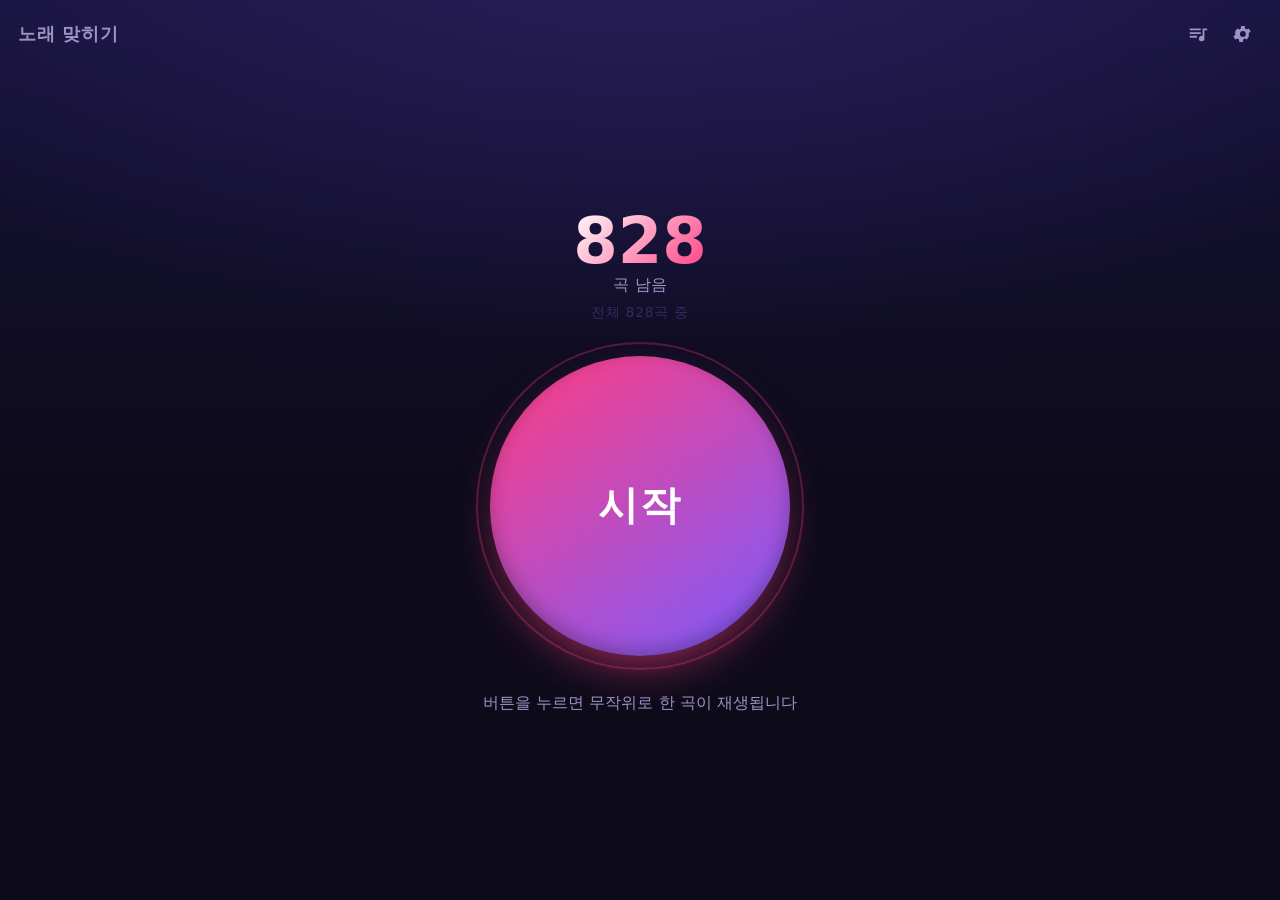
<file: index.html>
<!doctype html>
<html lang="ko">
<head>
<meta charset="utf-8">
<!-- 제목은 중립적으로 유지한다. 잠금화면/알림에 페이지 제목이 노출될 수 있어 곡 정보를 넣지 않는다. -->
<title>노래 맞히기</title>
<meta name="viewport" content="width=device-width, initial-scale=1, viewport-fit=cover, user-scalable=no">
<meta name="theme-color" content="#0d0b1a">
<meta name="mobile-web-app-capable" content="yes">
<meta name="apple-mobile-web-app-capable" content="yes">
<meta name="apple-mobile-web-app-status-bar-style" content="black-translucent">
<meta name="apple-mobile-web-app-title" content="노래 맞히기">
<link rel="manifest" href="manifest.json">
<link rel="icon" href="icons/icon-192.png">
<link rel="apple-touch-icon" href="icons/icon-192.png">
<link rel="stylesheet" href="css/style.css">
</head>
<body>

<div id="app" data-screen="loading">

  <header class="topbar">
    <h1 class="brand">노래 맞히기</h1>
    <div class="topbar-actions">
    <button id="btn-library" class="icon-btn" aria-label="곡 목록" title="곡 목록">
      <svg viewBox="0 0 24 24" width="22" height="22" aria-hidden="true">
        <path fill="currentColor" d="M15 6H3v2h12V6zm0 4H3v2h12v-2zM3 16h8v-2H3v2zM17 6v8.18A3 3 0 1 0 19 17V8h3V6h-5z"/>
      </svg>
    </button>
    <button id="btn-settings" class="icon-btn" aria-label="설정" title="설정">
      <svg viewBox="0 0 24 24" width="22" height="22" aria-hidden="true">
        <path fill="currentColor" d="M19.4 13a7.6 7.6 0 0 0 0-2l2-1.6-2-3.4-2.4 1a7.6 7.6 0 0 0-1.7-1L15 3.4h-4l-.3 2.6a7.6 7.6 0 0 0-1.7 1l-2.4-1-2 3.4L4.6 11a7.6 7.6 0 0 0 0 2l-2 1.6 2 3.4 2.4-1a7.6 7.6 0 0 0 1.7 1l.3 2.6h4l.3-2.6a7.6 7.6 0 0 0 1.7-1l2.4 1 2-3.4Zm-6.4 2.2a3.2 3.2 0 1 1 0-6.4 3.2 3.2 0 0 1 0 6.4Z"/>
      </svg>
    </button>
    </div>
  </header>

  <main class="stage">

    <!-- 로딩 -->
    <section class="screen screen-loading">
      <div class="spinner" aria-hidden="true"></div>
      <p class="muted">곡 목록을 불러오는 중…</p>
    </section>

    <!-- 오류 -->
    <section class="screen screen-error">
      <p class="error-icon" aria-hidden="true">!</p>
      <p id="error-message" class="error-text"></p>
      <button id="btn-retry" class="btn btn-secondary">다시 시도</button>
    </section>

    <!-- 대기: 시작 버튼 -->
    <section class="screen screen-idle">
      <div class="deck-info">
        <span id="deck-remaining" class="deck-remaining">0</span>
        <span class="deck-label">곡 남음</span>
        <span id="deck-range" class="deck-range"></span>
      </div>
      <button id="btn-start" class="dial dial-start">
        <span class="dial-label">시작</span>
      </button>
      <p class="hint">버튼을 누르면 무작위로 한 곡이 재생됩니다</p>
    </section>

    <!-- 재생 중: 곡 정보를 일절 노출하지 않는다 -->
    <section class="screen screen-playing">
      <div class="viz" id="viz" aria-hidden="true">
        <span></span><span></span><span></span><span></span><span></span>
        <span></span><span></span><span></span><span></span>
      </div>

      <div class="progress-wrap">
        <div class="progress" id="progress"><div class="progress-fill" id="progress-fill"></div></div>
        <div class="times">
          <span id="time-current">0:00</span>
          <span id="time-total">0:30</span>
        </div>
      </div>

      <button id="btn-toggle" class="dial dial-toggle" aria-label="재생 또는 일시정지">
        <svg class="ico-pause" viewBox="0 0 24 24" width="40" height="40" aria-hidden="true">
          <path fill="currentColor" d="M8 5h3v14H8zM13 5h3v14h-3z"/>
        </svg>
        <svg class="ico-play" viewBox="0 0 24 24" width="40" height="40" aria-hidden="true">
          <path fill="currentColor" d="M8 5.5v13l11-6.5z"/>
        </svg>
      </button>
      <p class="toggle-caption" id="toggle-caption">일시정지</p>
      <p class="flip-prompt" id="flip-prompt" hidden>폰을 뒤집어 테이블에 엎어 주세요</p>

      <div class="actions">
        <button id="btn-reveal" class="btn btn-primary">결과 확인</button>
        <button id="btn-replay" class="btn btn-ghost">처음부터 다시</button>
      </div>
    </section>

    <!-- 결과 공개 -->
    <section class="screen screen-reveal">
      <div class="reveal-card">
        <img id="reveal-art" class="reveal-art" alt="" width="140" height="140">
        <div class="reveal-year" id="reveal-year">----</div>

        <!-- K-POP 모드: 가수와 곡 제목이 정답 -->
        <div class="only-kpop">
          <div class="reveal-artist" id="reveal-artist"></div>
          <div class="reveal-title" id="reveal-title"></div>
        </div>

        <!-- OST 모드: 작품 제목과 주연 배역 이름이 정답 -->
        <div class="only-ost">
          <div class="reveal-worktype" id="reveal-worktype"></div>
          <div class="reveal-title" id="reveal-work"></div>
          <ul class="reveal-characters" id="reveal-characters"></ul>
          <div class="reveal-ost-song" id="reveal-ost-song"></div>
        </div>

        <div class="reveal-album" id="reveal-album"></div>
      </div>
      <div class="actions">
        <button id="btn-next" class="btn btn-primary">다음 곡</button>
        <button id="btn-replay-2" class="btn btn-ghost">한 번 더 듣기</button>
      </div>
    </section>

    <!-- 덱 소진 -->
    <section class="screen screen-done">
      <p class="done-emoji" aria-hidden="true">🎉</p>
      <h2 class="done-title">모든 곡을 다 들었습니다</h2>
      <p class="muted" id="done-count"></p>
      <button id="btn-reset" class="btn btn-primary">덱 새로 섞기</button>
    </section>

  </main>
</div>

<!-- 설정 시트 -->
<div id="sheet" class="sheet" hidden>
  <div class="sheet-backdrop" data-close></div>
  <div class="sheet-panel" role="dialog" aria-modal="true" aria-label="설정">
    <div class="sheet-handle" aria-hidden="true"></div>
    <h2 class="sheet-title">설정</h2>

    <section class="field">
      <label class="field-label">게임 모드</label>
      <div class="chips" id="mode-chips">
        <button type="button" class="chip" data-mode="kpop" aria-pressed="true">K-POP</button>
        <button type="button" class="chip" data-mode="ost" aria-pressed="false">영화·드라마 OST</button>
      </div>
      <p class="field-note" id="mode-note"></p>
    </section>

    <section class="field">
      <label class="field-label">재생 엔진</label>
      <div class="chips" id="engine-chips">
        <button type="button" class="chip" data-engine="itunes" aria-pressed="true">iTunes 30초</button>
        <button type="button" class="chip" data-engine="spotify" aria-pressed="false">Spotify 풀트랙</button>
      </div>

      <div id="spotify-setup" hidden>
        <p class="field-note" id="spotify-status"></p>

        <label class="field-label sub" for="spotify-client">Client ID</label>
        <input type="text" id="spotify-client" class="text-input" inputmode="latin"
               autocomplete="off" spellcheck="false" placeholder="대시보드에서 발급받은 Client ID">

        <div class="redirect-box">
          <span class="redirect-label">대시보드에 등록할 Redirect URI (지금 이 주소 기준)</span>
          <code id="redirect-uri"></code>
          <button type="button" class="btn btn-ghost btn-sm" id="btn-copy-redirect">복사</button>
        </div>

        <div class="sheet-actions">
          <button type="button" class="btn btn-primary" id="btn-spotify-login">Spotify 로그인</button>
          <button type="button" class="btn btn-ghost" id="btn-spotify-logout" hidden>로그아웃</button>
        </div>

        <button type="button" class="btn btn-ghost" id="btn-diagnose">연결 진단</button>
        <ul class="diag" id="diag" hidden></ul>

        <button type="button" class="btn btn-ghost" id="btn-audit">곡 매칭 검사</button>
        <p class="field-note">
          현재 모드의 곡을 하나씩 Spotify 에서 찾아, 무엇에 매칭됐는지 보여줍니다.
          기대한 곡과 다르면 표시되니 그것만 확인하시면 됩니다.
        </p>
        <div class="audit" id="audit" hidden>
          <div class="audit-head"><span id="audit-progress"></span>
            <span class="audit-btns">
              <button type="button" class="btn btn-ghost btn-sm" id="btn-audit-copy">결과 복사</button>
              <button type="button" class="btn btn-ghost btn-sm" id="btn-audit-stop">중지</button>
            </span></div>
          <ul id="audit-list"></ul>
        </div>

        <button type="button" class="btn btn-ghost" id="btn-audit-export">찾은 곡 파일로 저장</button>
        <p class="field-note">
          지금까지 Spotify 에서 찾아 둔 곡 주소를 꺼냅니다. 이 브라우저에만 남아 있는
          정보라, 파일에 옮겨 두면 다시 찾지 않아도 되고 다른 기기에서도 그대로 씁니다.
        </p>
        <textarea id="audit-text" class="audit-text" readonly hidden></textarea>

        <button type="button" class="btn btn-ghost" id="btn-qr">QR로 다른 기기에 옮기기</button>
        <div class="qr-box" id="qr-box" hidden>
          <canvas id="qr-canvas" aria-label="설정 전송용 QR 코드"></canvas>
          <p class="field-note">
            다른 기기의 카메라로 찍으면 이 앱이 열리면서 Client ID 가 자동으로 채워집니다.
            그 기기에서 Spotify 로그인만 따로 해주세요.
          </p>
        </div>

        <details class="howto">
          <summary>설정 방법</summary>
          <ol>
            <li><a href="https://developer.spotify.com/dashboard" target="_blank" rel="noopener">developer.spotify.com/dashboard</a> 에서 <b>Create app</b></li>
            <li>App name 아무거나 입력, <b>Redirect URI</b> 에 위 주소를 그대로 붙여넣기.
                주소 끝의 <code>/index.html</code> 유무에 따라 값이 달라지므로,
                <b>두 형태를 모두 등록</b>해 두면 어느 쪽으로 열어도 로그인됩니다</li>
            <li>API 선택에서 <b>Web Playback SDK</b> 체크 후 저장</li>
            <li>Settings 에서 <b>Client ID</b> 복사해 위 칸에 붙여넣기</li>
            <li>Settings → <b>User Management</b> 에 본인 Spotify 계정 이메일 추가 (개발 모드는 5명까지)</li>
            <li>위 <b>Spotify 로그인</b> 버튼 누르기</li>
          </ol>
          <p class="field-note">
            Spotify Premium 이 필요합니다. 모바일 전용 요금제는 SDK 재생이 되지 않습니다.
          </p>
        </details>
      </div>
    </section>

    <section class="field">
      <label class="field-label">연대 범위</label>
      <div class="chips" id="decade-chips"></div>
      <p class="field-note" id="filter-count"></p>
    </section>

    <section class="field">
      <label class="field-label" for="volume">음량</label>
      <input type="range" id="volume" min="0" max="100" value="85">
    </section>

    <section class="field">
      <label class="field-label" for="startat">
        재생 시작 위치 <span id="startat-value" class="field-value">0초</span>
      </label>
      <input type="range" id="startat" min="0" max="15" step="1" value="0">
      <p class="field-note" id="startat-note"></p>
    </section>

    <section class="field">
      <label class="switch">
        <input type="checkbox" id="opt-autoplay" checked>
        <span>시작 버튼을 누르면 바로 재생</span>
      </label>
      <label class="switch">
        <input type="checkbox" id="opt-keepawake" checked>
        <span>게임 중 화면 꺼짐 방지</span>
      </label>
      <label class="switch">
        <input type="checkbox" id="opt-gyro">
        <span>폰을 엎으면 재생 시작</span>
      </label>
      <p class="field-note" id="gyro-note"></p>
    </section>

    <div class="sheet-actions">
      <button class="btn btn-ghost" id="btn-reshuffle">덱 새로 섞기</button>
      <button class="btn btn-primary" data-close>닫기</button>
    </div>
  </div>
</div>

<!-- 곡 목록 — 전체 곡을 훑어보며 재검수·빼기·추가를 표시해 둔다 -->
<div id="library" class="sheet library" hidden>
  <div class="sheet-backdrop" data-lib-close></div>
  <div class="sheet-panel library-panel" role="dialog" aria-modal="true" aria-label="곡 목록">
    <div class="lib-head">
      <div class="lib-titlebar">
        <h2 class="sheet-title">곡 목록</h2>
        <button type="button" class="btn btn-ghost btn-sm" data-lib-close>닫기</button>
      </div>
      <div class="chips" id="lib-modes">
        <button type="button" class="chip" data-mode="kpop" aria-pressed="true">K-POP</button>
        <button type="button" class="chip" data-mode="ost" aria-pressed="false">영화·드라마 OST</button>
      </div>
      <input type="search" id="lib-search" class="text-input lib-search"
             placeholder="가수 · 제목 · 작품 · 연도로 찾기" autocomplete="off" spellcheck="false">
      <div class="chips lib-filters" id="lib-filters"></div>
      <p class="field-note" id="lib-engine-note"></p>
    </div>

    <section class="lib-requests">
      <div class="lib-req-head">
        <span id="lib-req-summary"></span>
        <button type="button" class="btn btn-primary btn-sm" id="lib-save">요청 파일로 저장</button>
      </div>
      <p class="field-note" id="lib-save-note"></p>
      <ul class="lib-req-list" id="lib-req-list"></ul>
      <details class="lib-add">
        <summary>곡 추가 요청</summary>
        <form id="lib-add-form" class="lib-add-form" autocomplete="off"></form>
      </details>
    </section>

    <ul class="lib-list" id="lib-list"></ul>
  </div>
</div>

<script src="js/audio.js"></script>
<script src="js/gyro.js"></script>
<script src="js/qr.js"></script>
<script src="js/spotify.js"></script>
<script src="js/deck.js"></script>
<script src="js/library.js"></script>
<script src="js/app.js"></script>
</body>
</html>
</file>
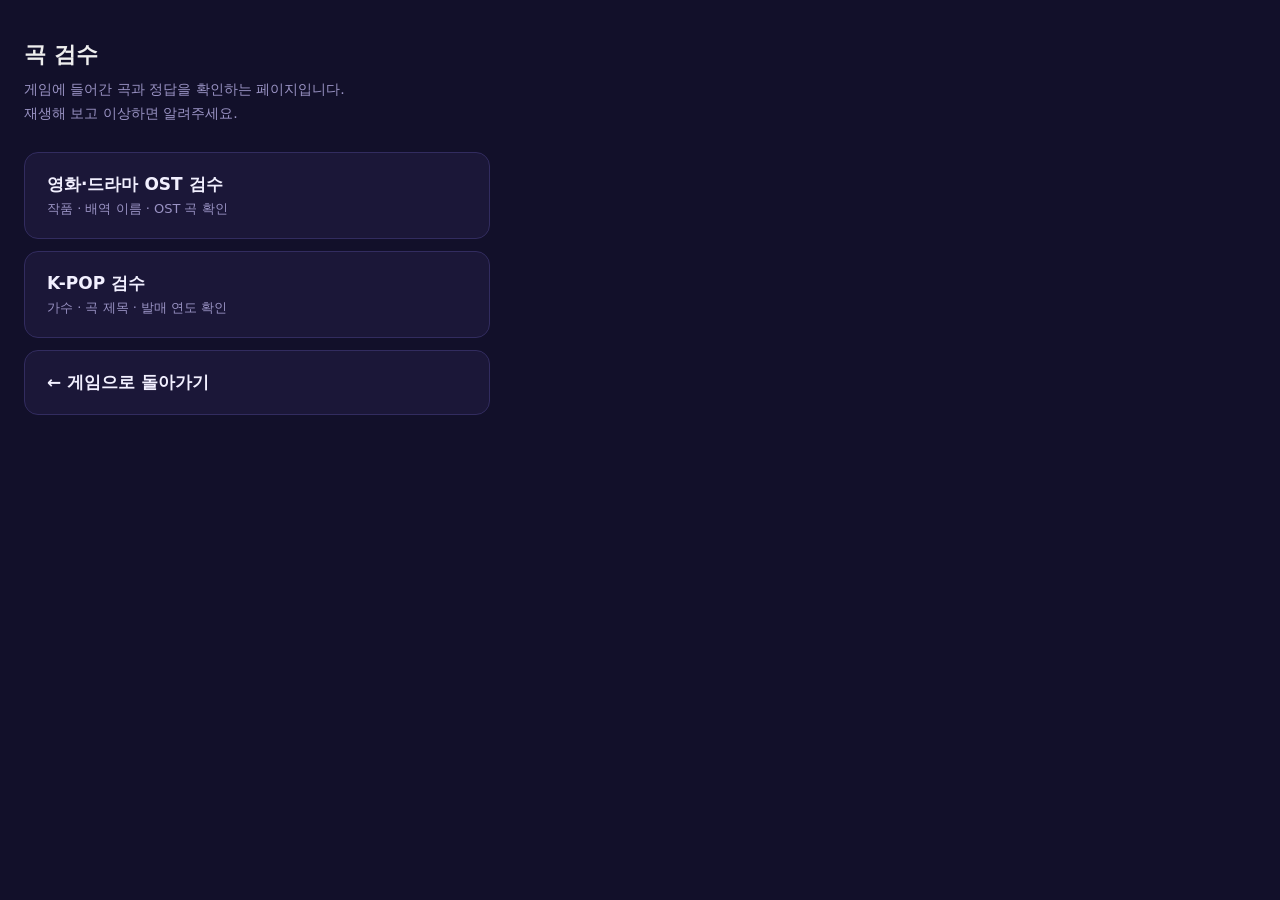
<file: review/index.html>
<!doctype html>
<html lang="ko"><head><meta charset="utf-8">
<title>곡 검수</title>
<meta name="viewport" content="width=device-width, initial-scale=1">
<style>
  body { font-family:'Malgun Gothic',system-ui,sans-serif; background:#12102a; color:#eee;
         margin:0; padding:40px 24px; }
  h1 { font-size:22px; margin:0 0 8px; }
  p { color:#9a93c4; font-size:14px; line-height:1.7; margin:0 0 26px; }
  a { display:block; max-width:420px; margin-bottom:12px; padding:20px 22px;
      border-radius:14px; background:#1b1738; border:1px solid #322c5f;
      color:#f2f0ff; text-decoration:none; font-weight:700; font-size:17px; }
  a:active { background:#241f4d; }
  a span { display:block; color:#9a93c4; font-size:13px; font-weight:400; margin-top:4px; }
</style></head><body>
<h1>곡 검수</h1>
<p>게임에 들어간 곡과 정답을 확인하는 페이지입니다.<br>
   재생해 보고 이상하면 알려주세요.</p>
<a href="ost.html">영화·드라마 OST 검수
  <span>작품 · 배역 이름 · OST 곡 확인</span></a>
<a href="kpop.html">K-POP 검수
  <span>가수 · 곡 제목 · 발매 연도 확인</span></a>
<a href="../">← 게임으로 돌아가기</a>
</body></html>
</file>
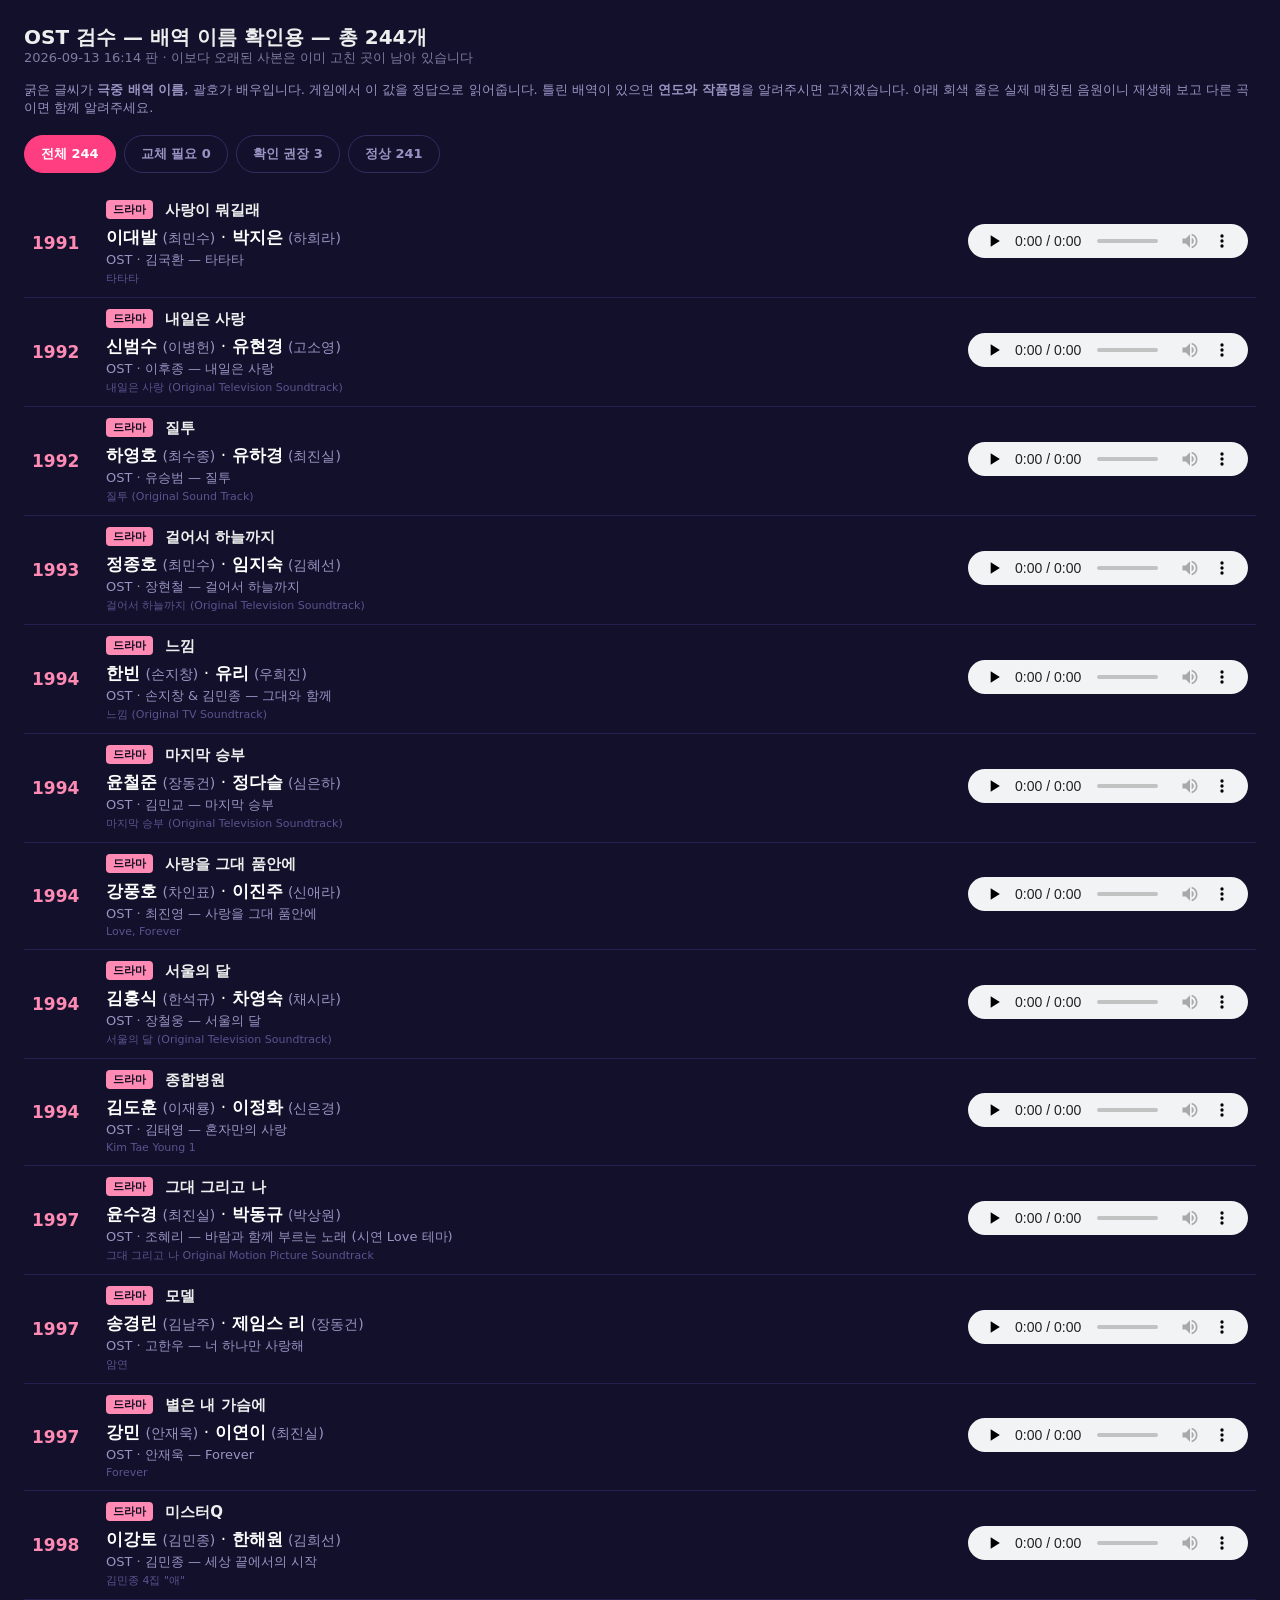
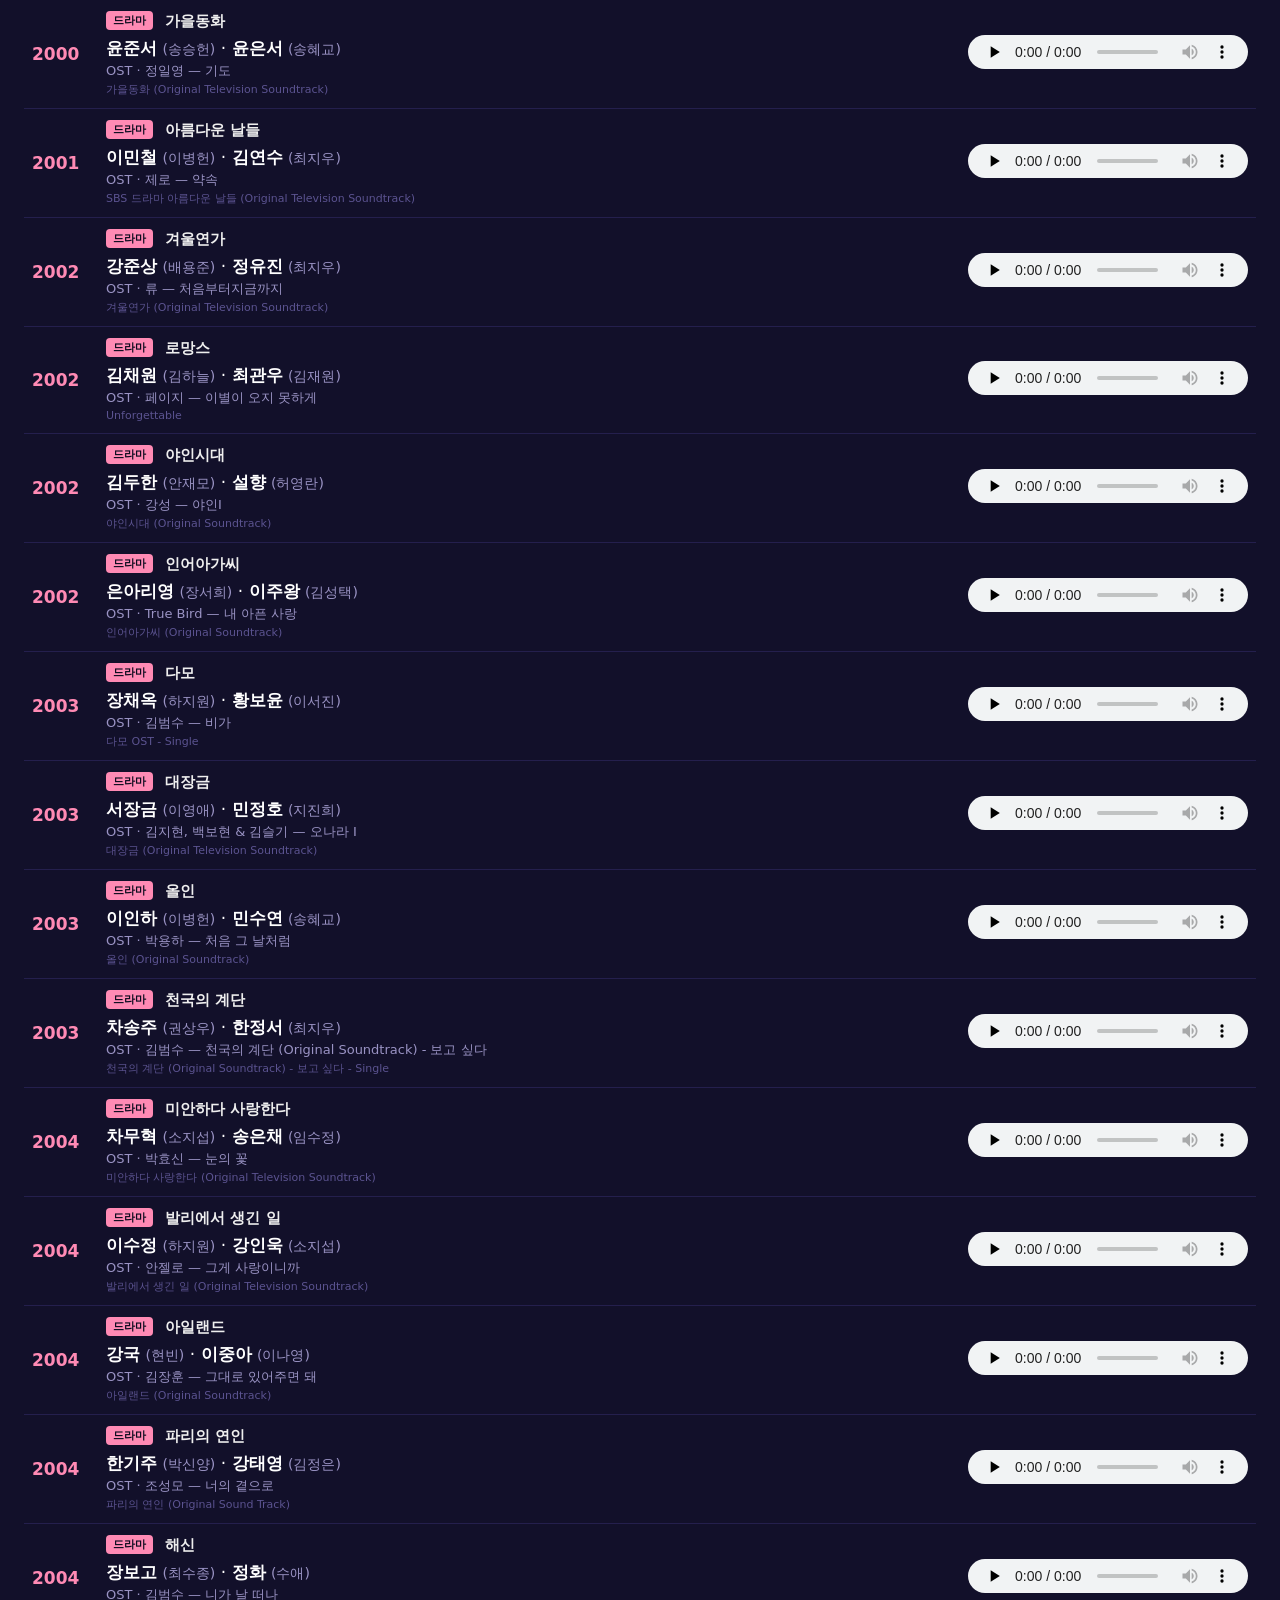
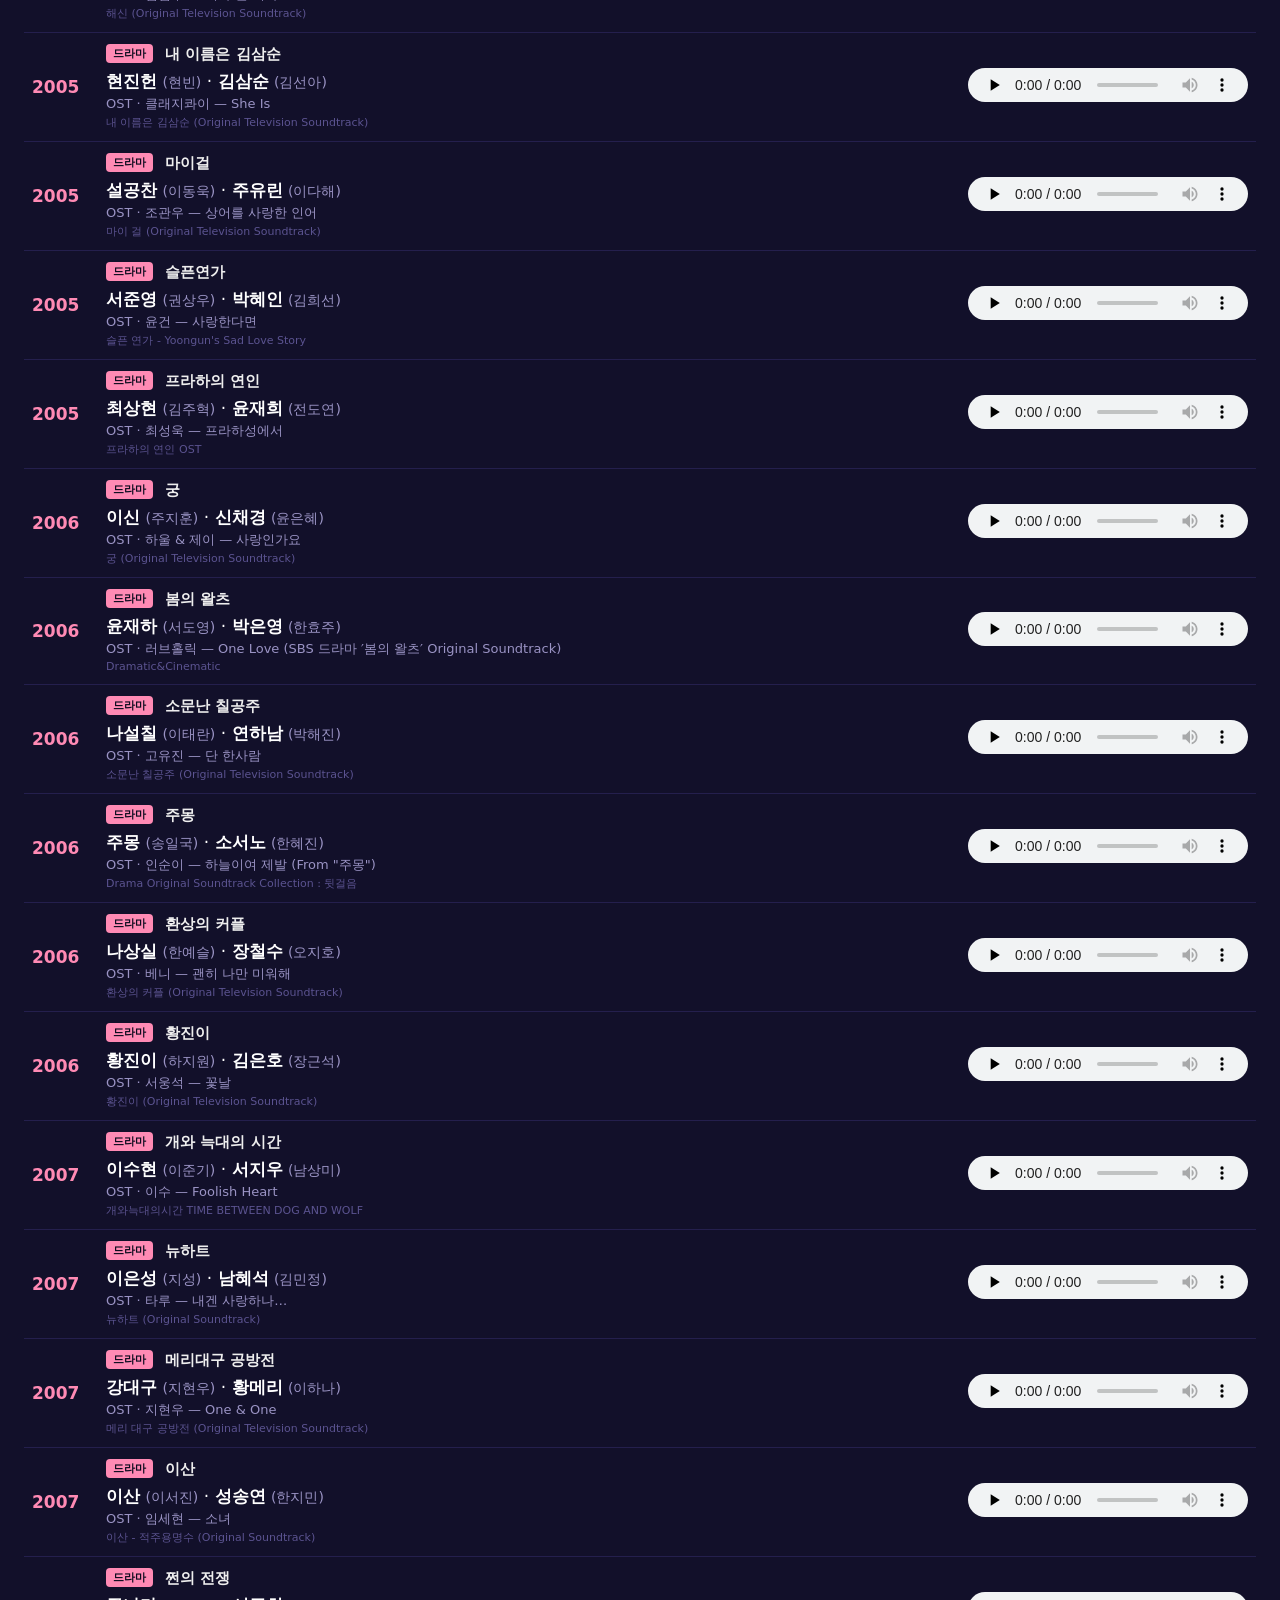
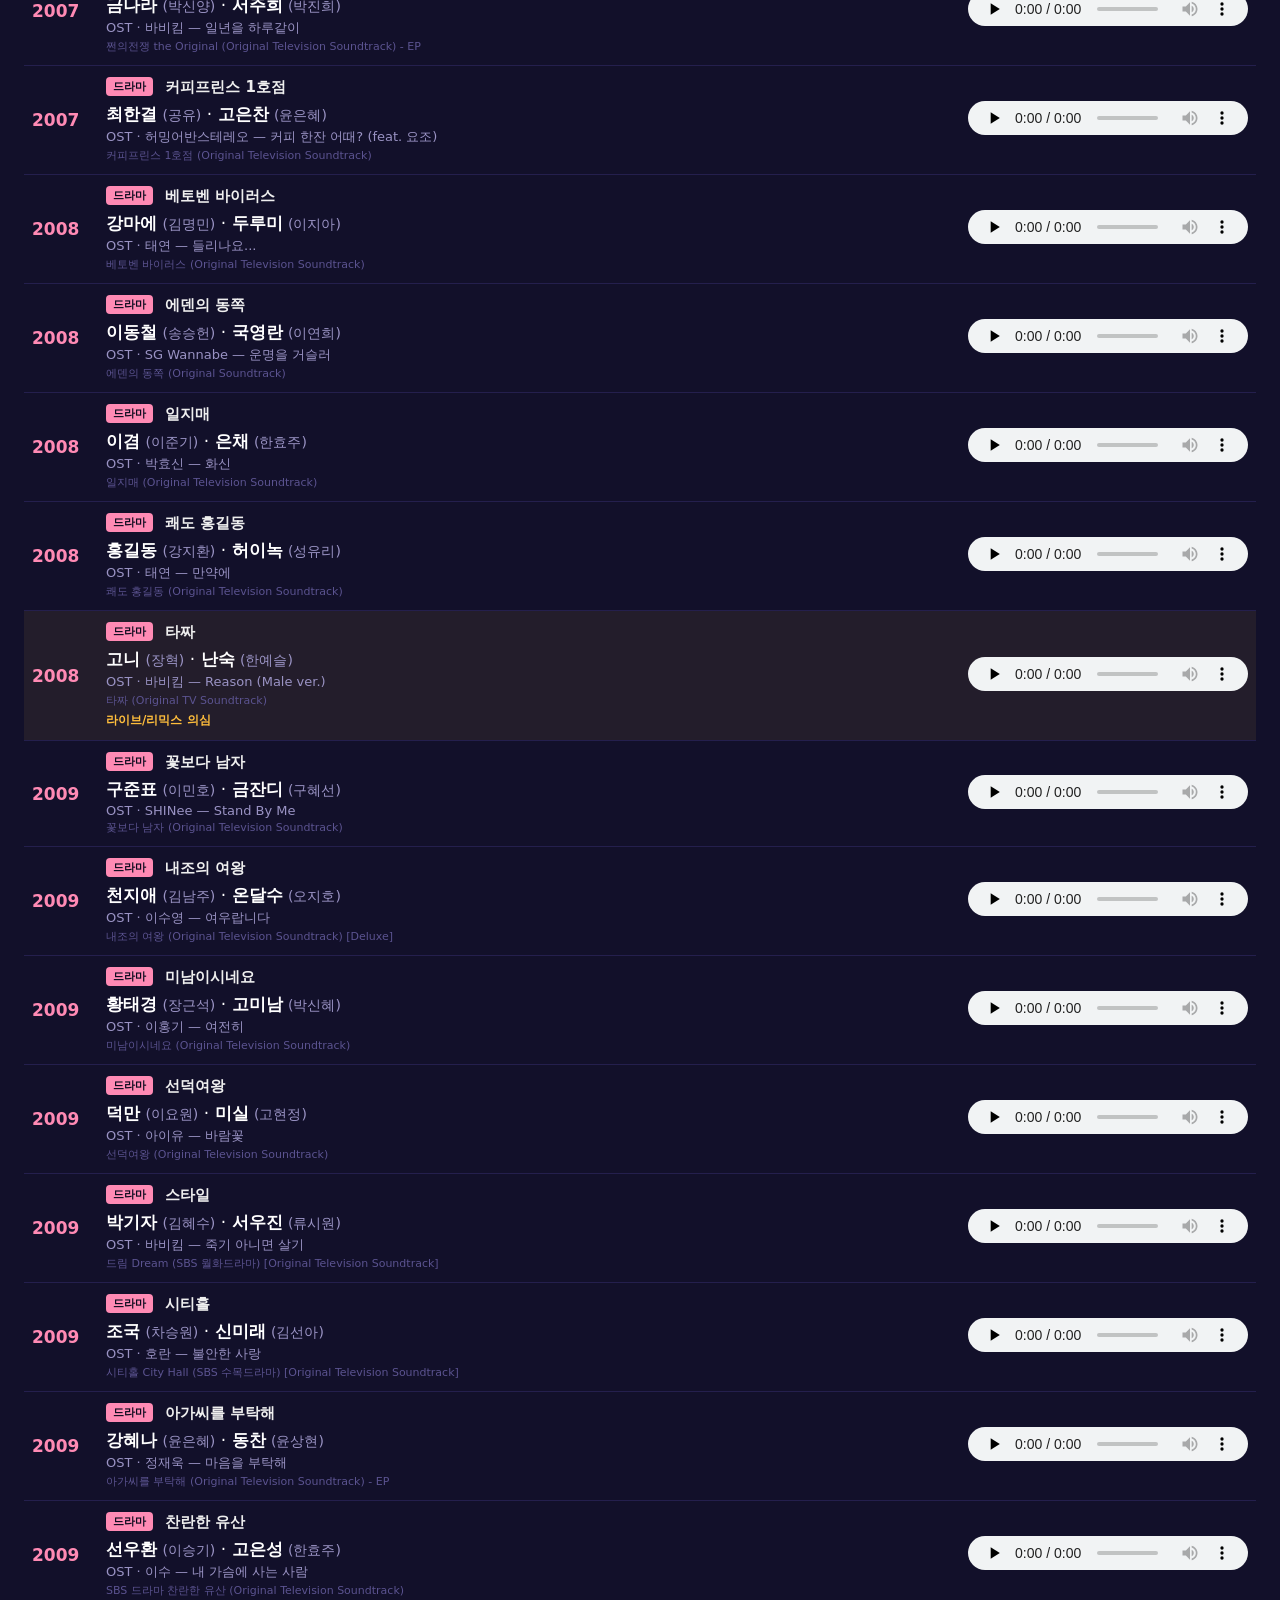
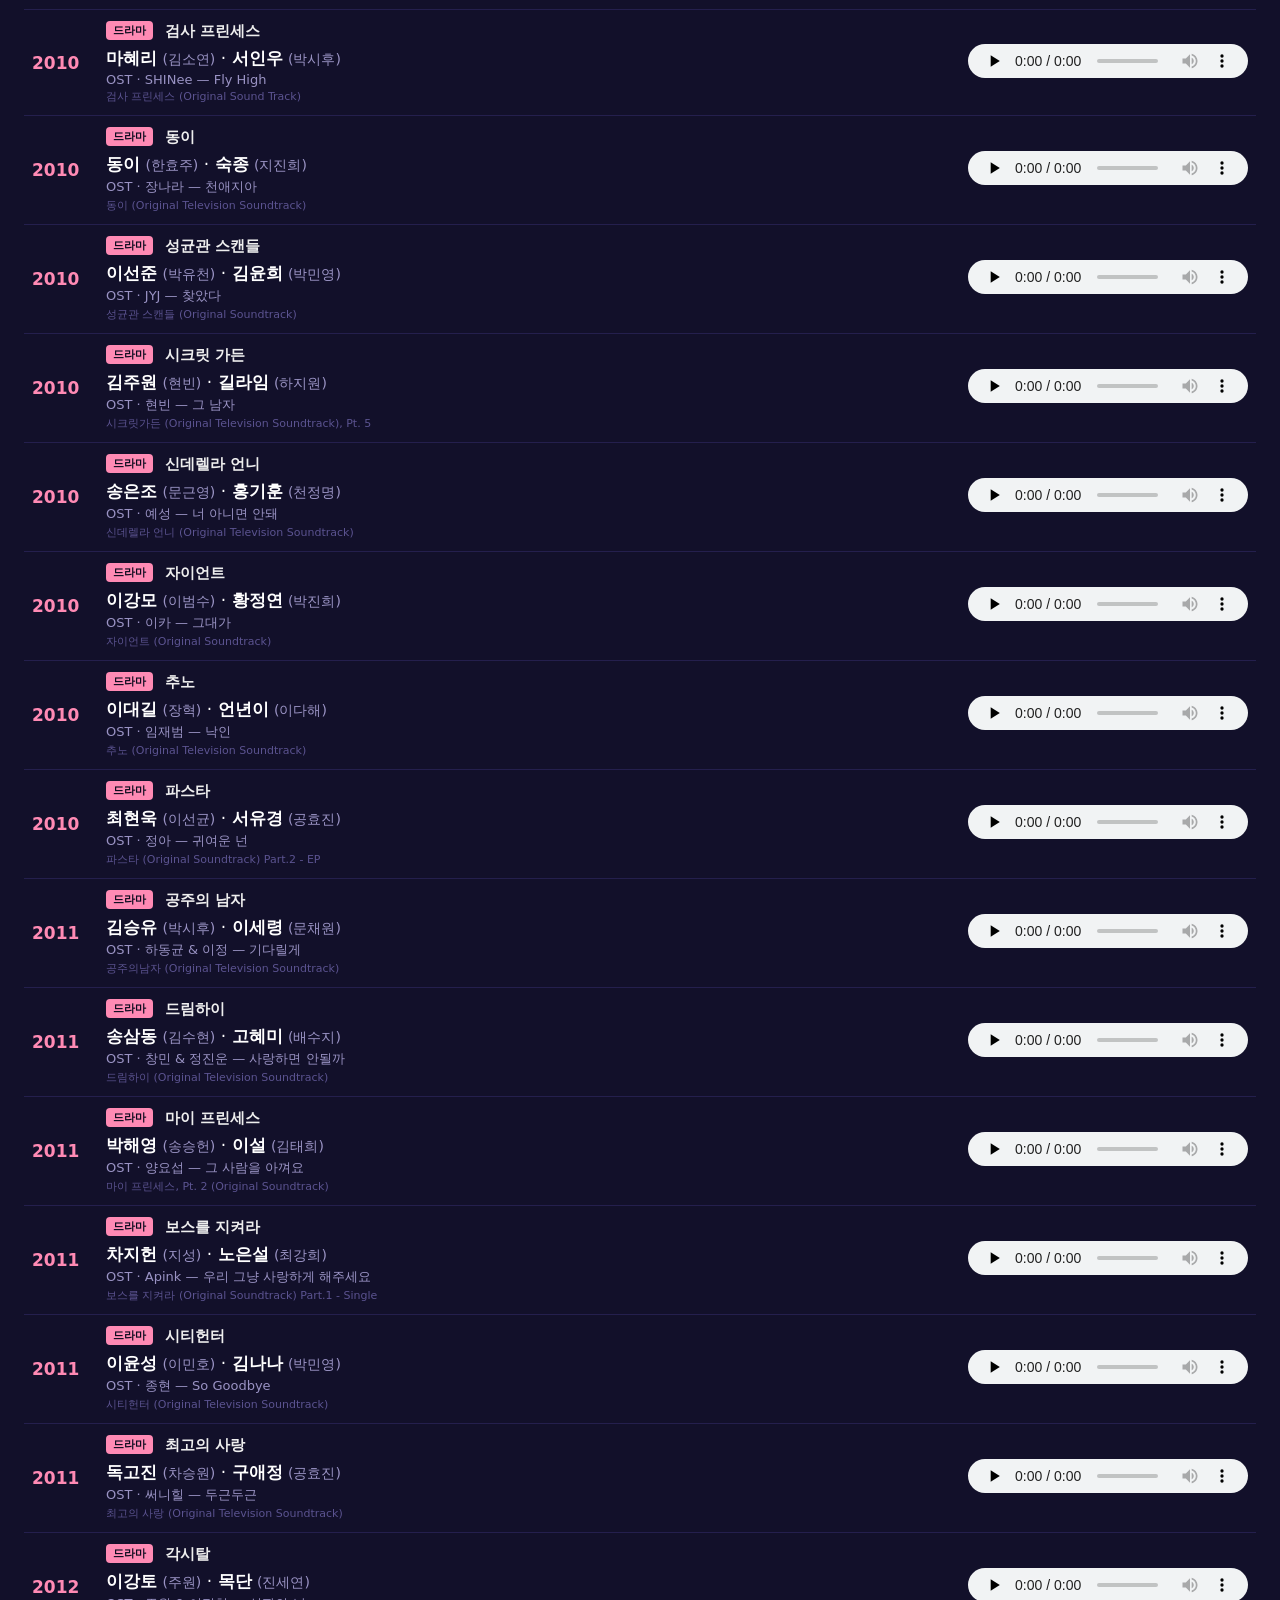
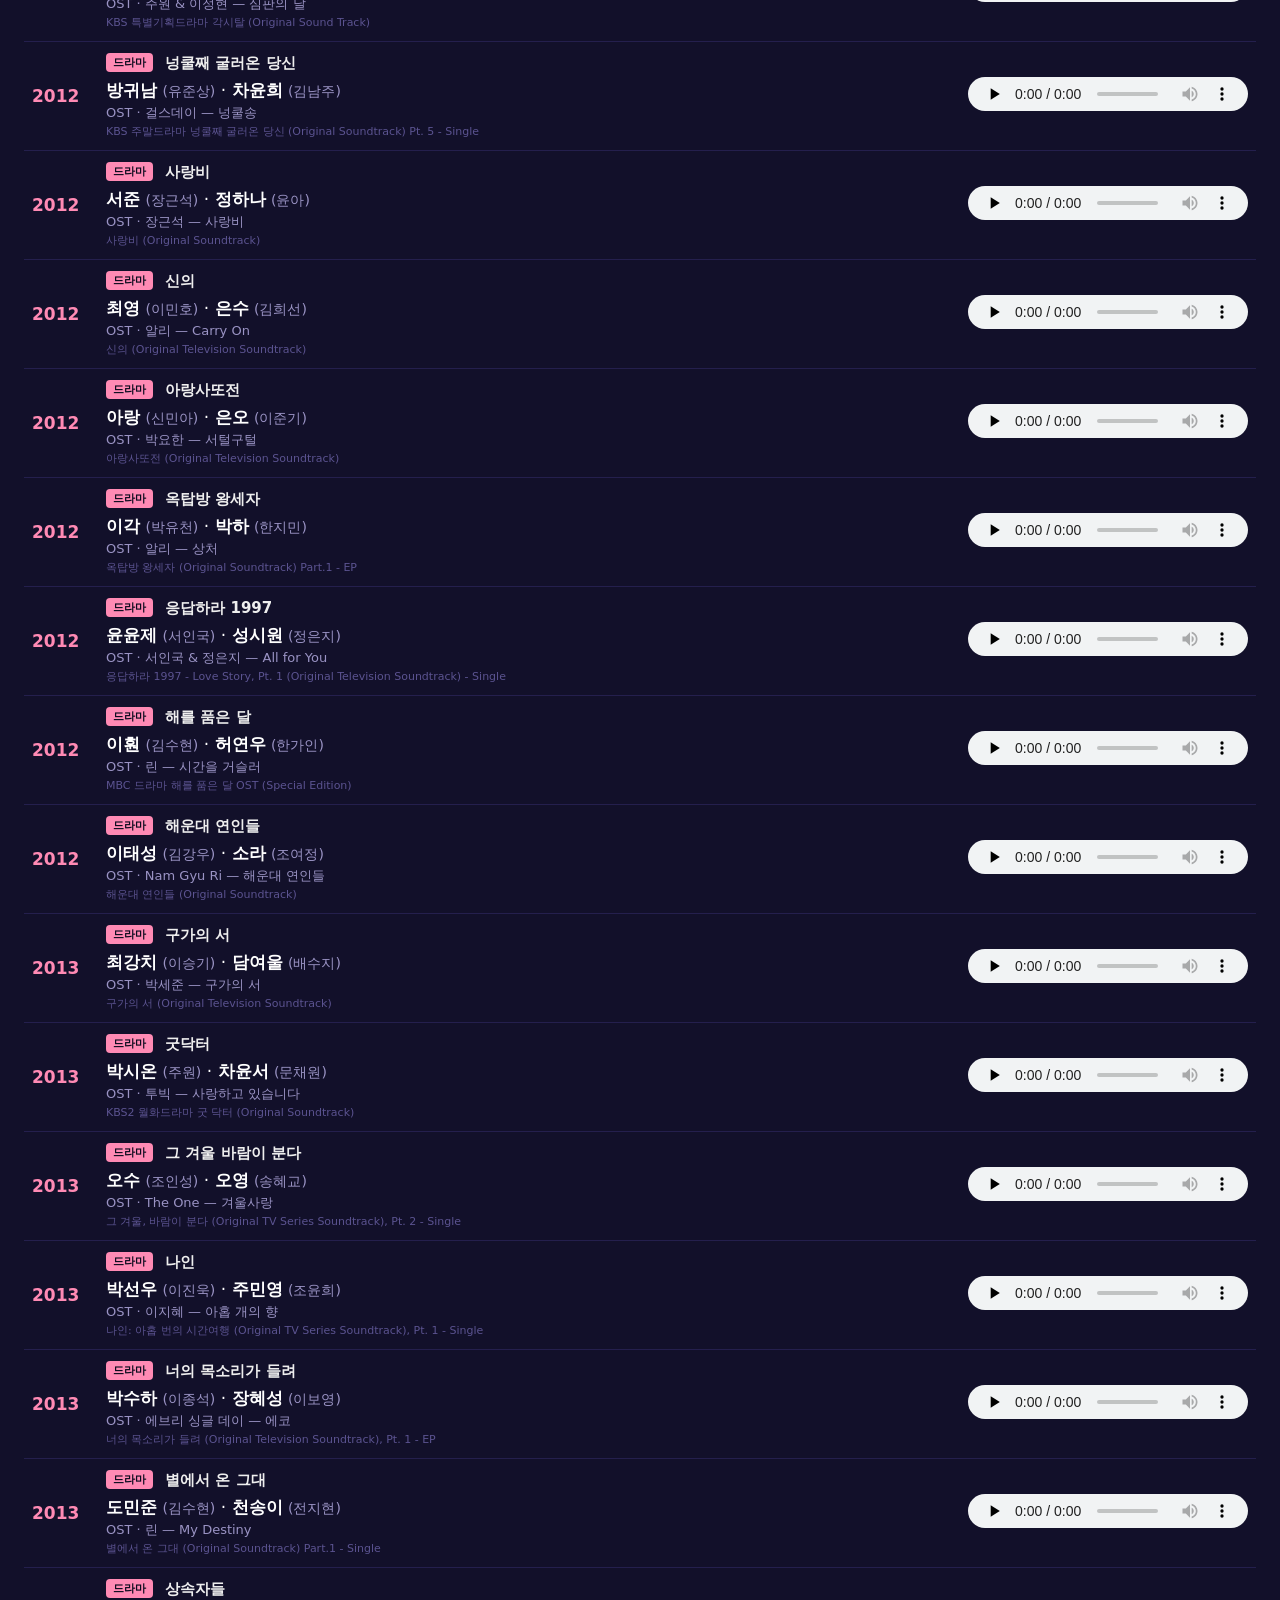
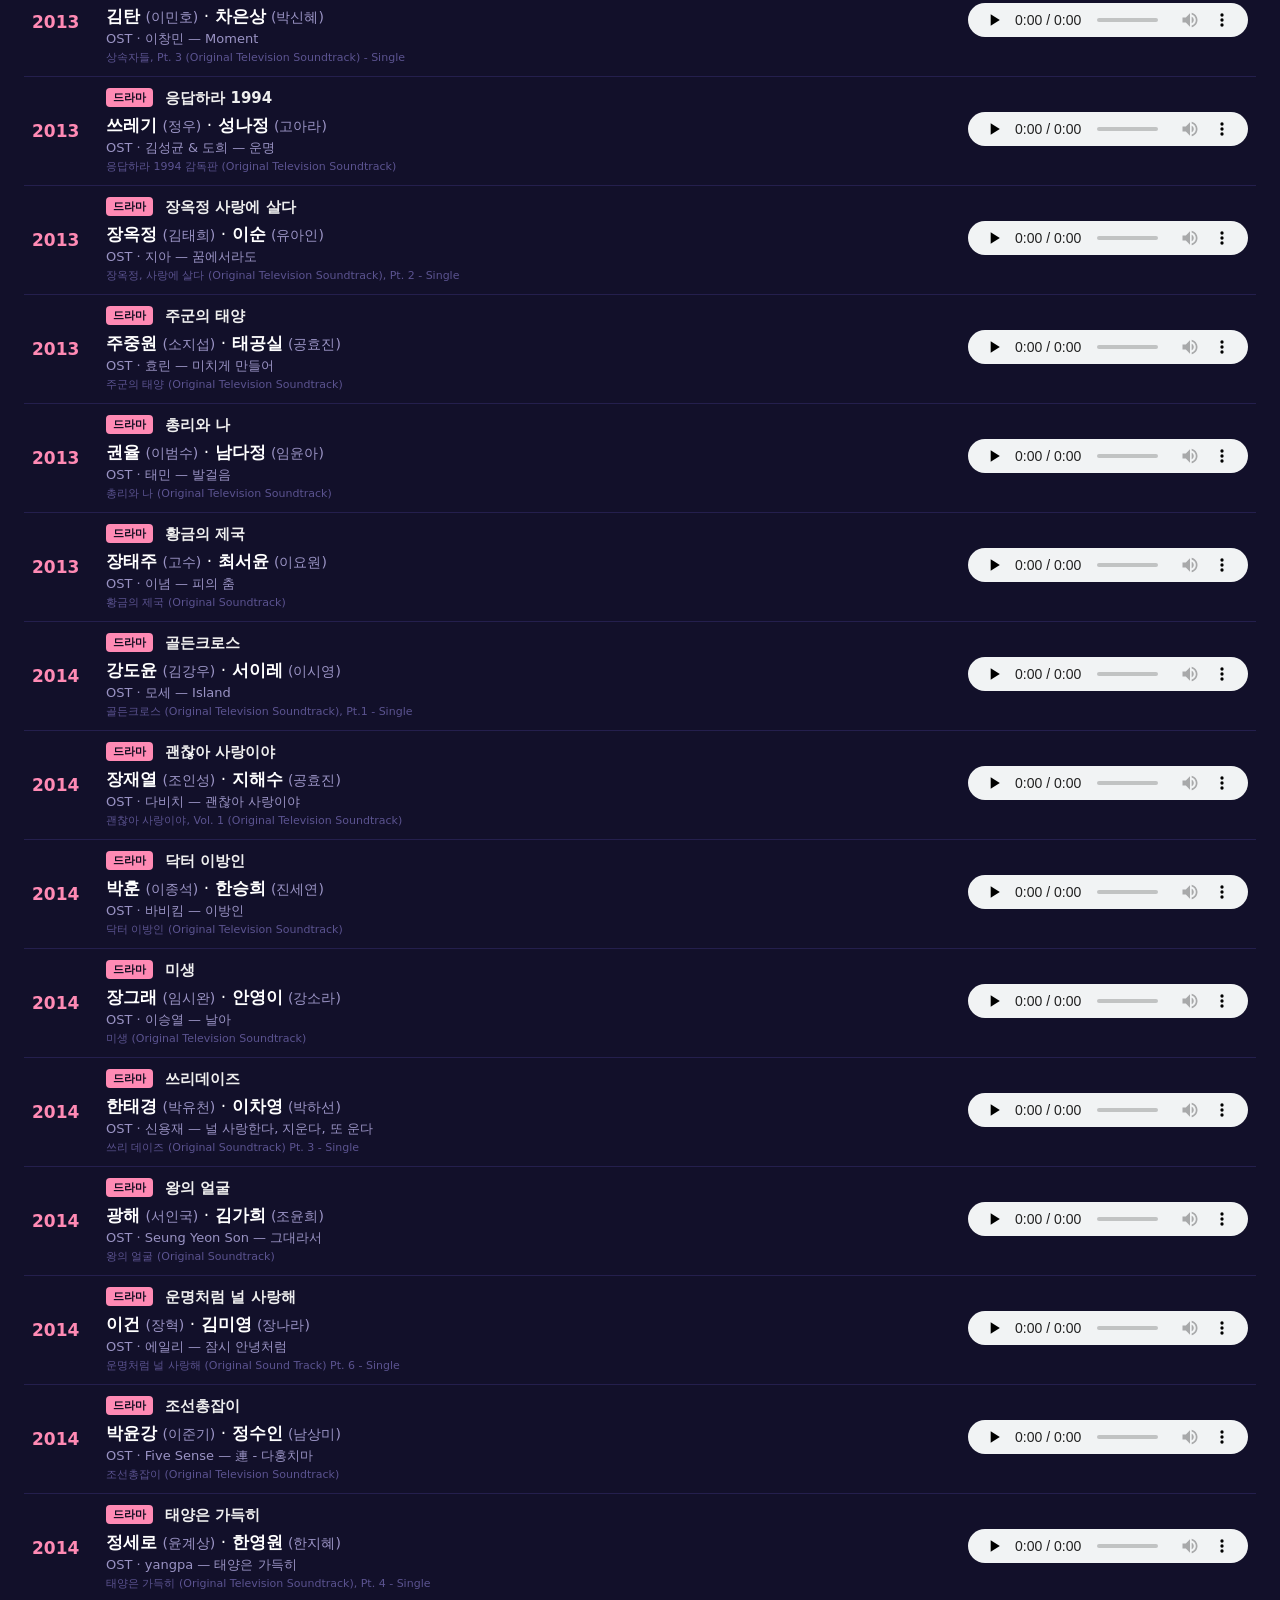
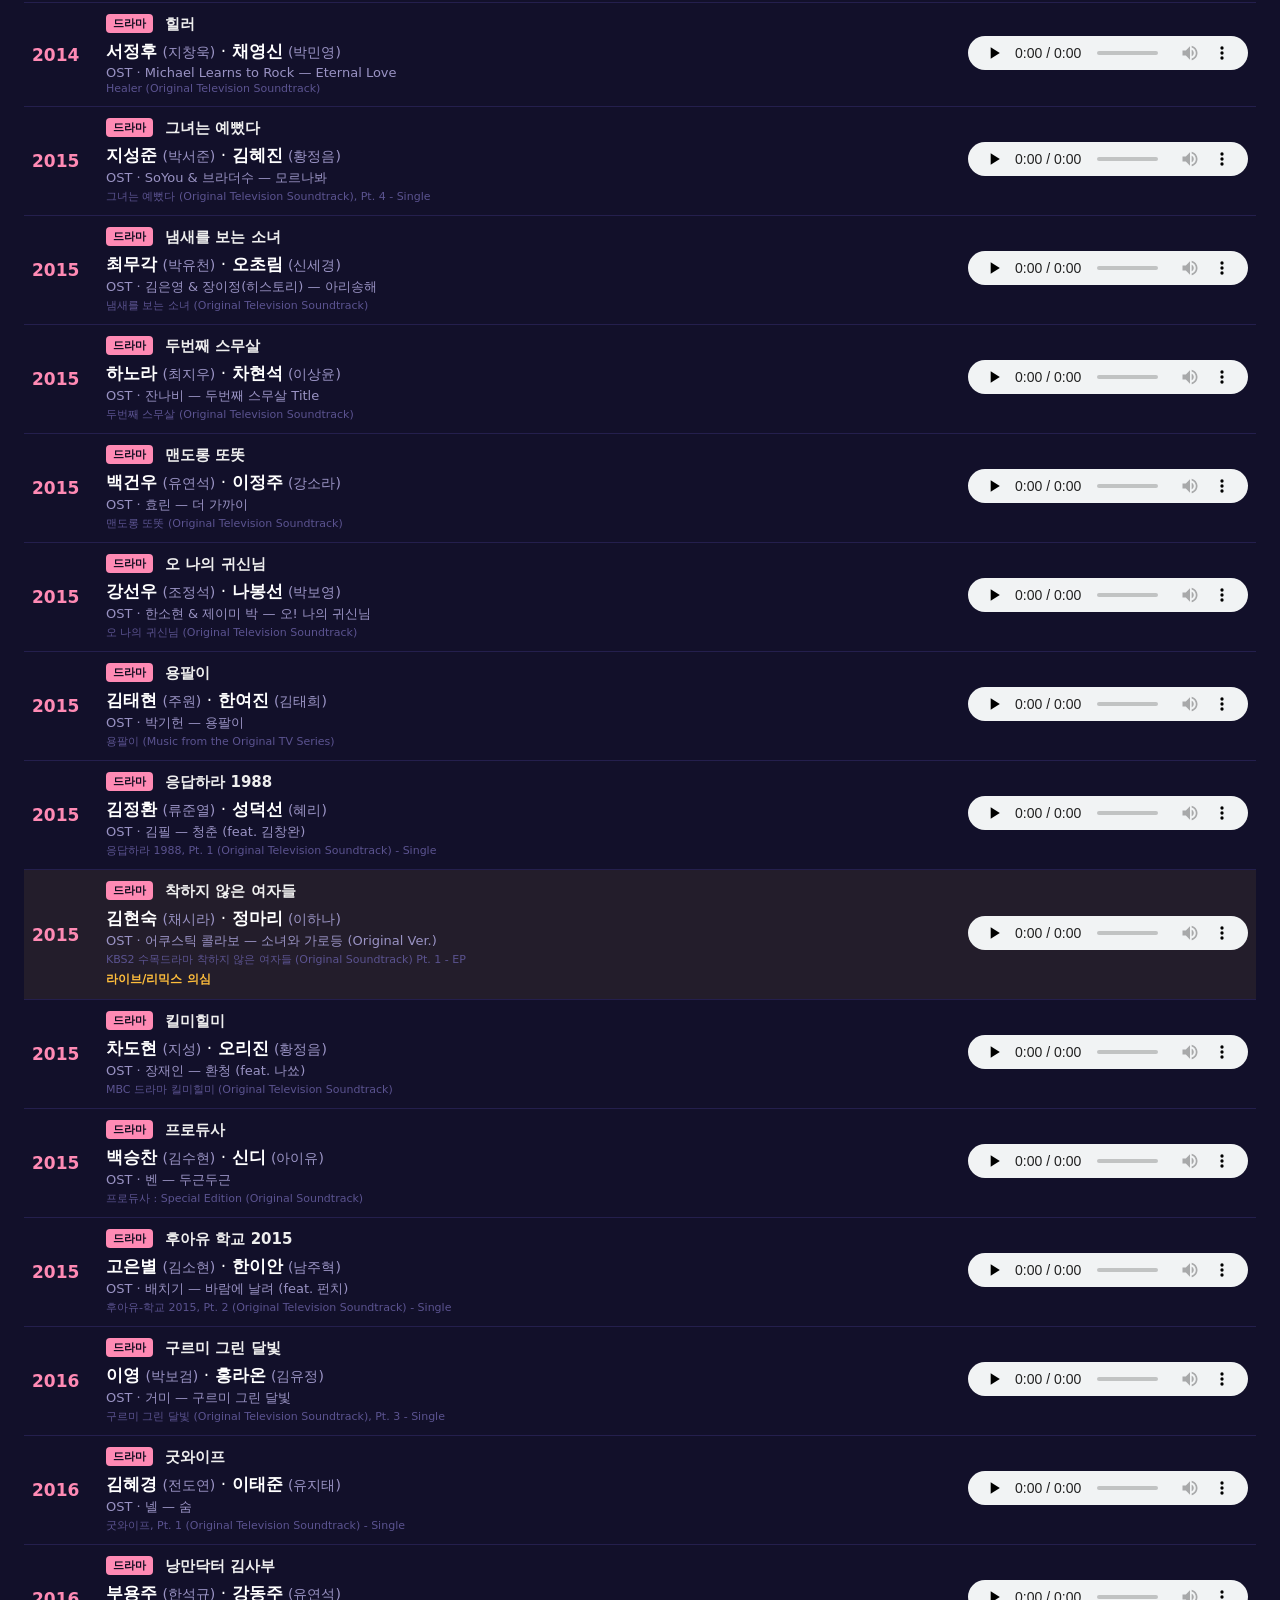
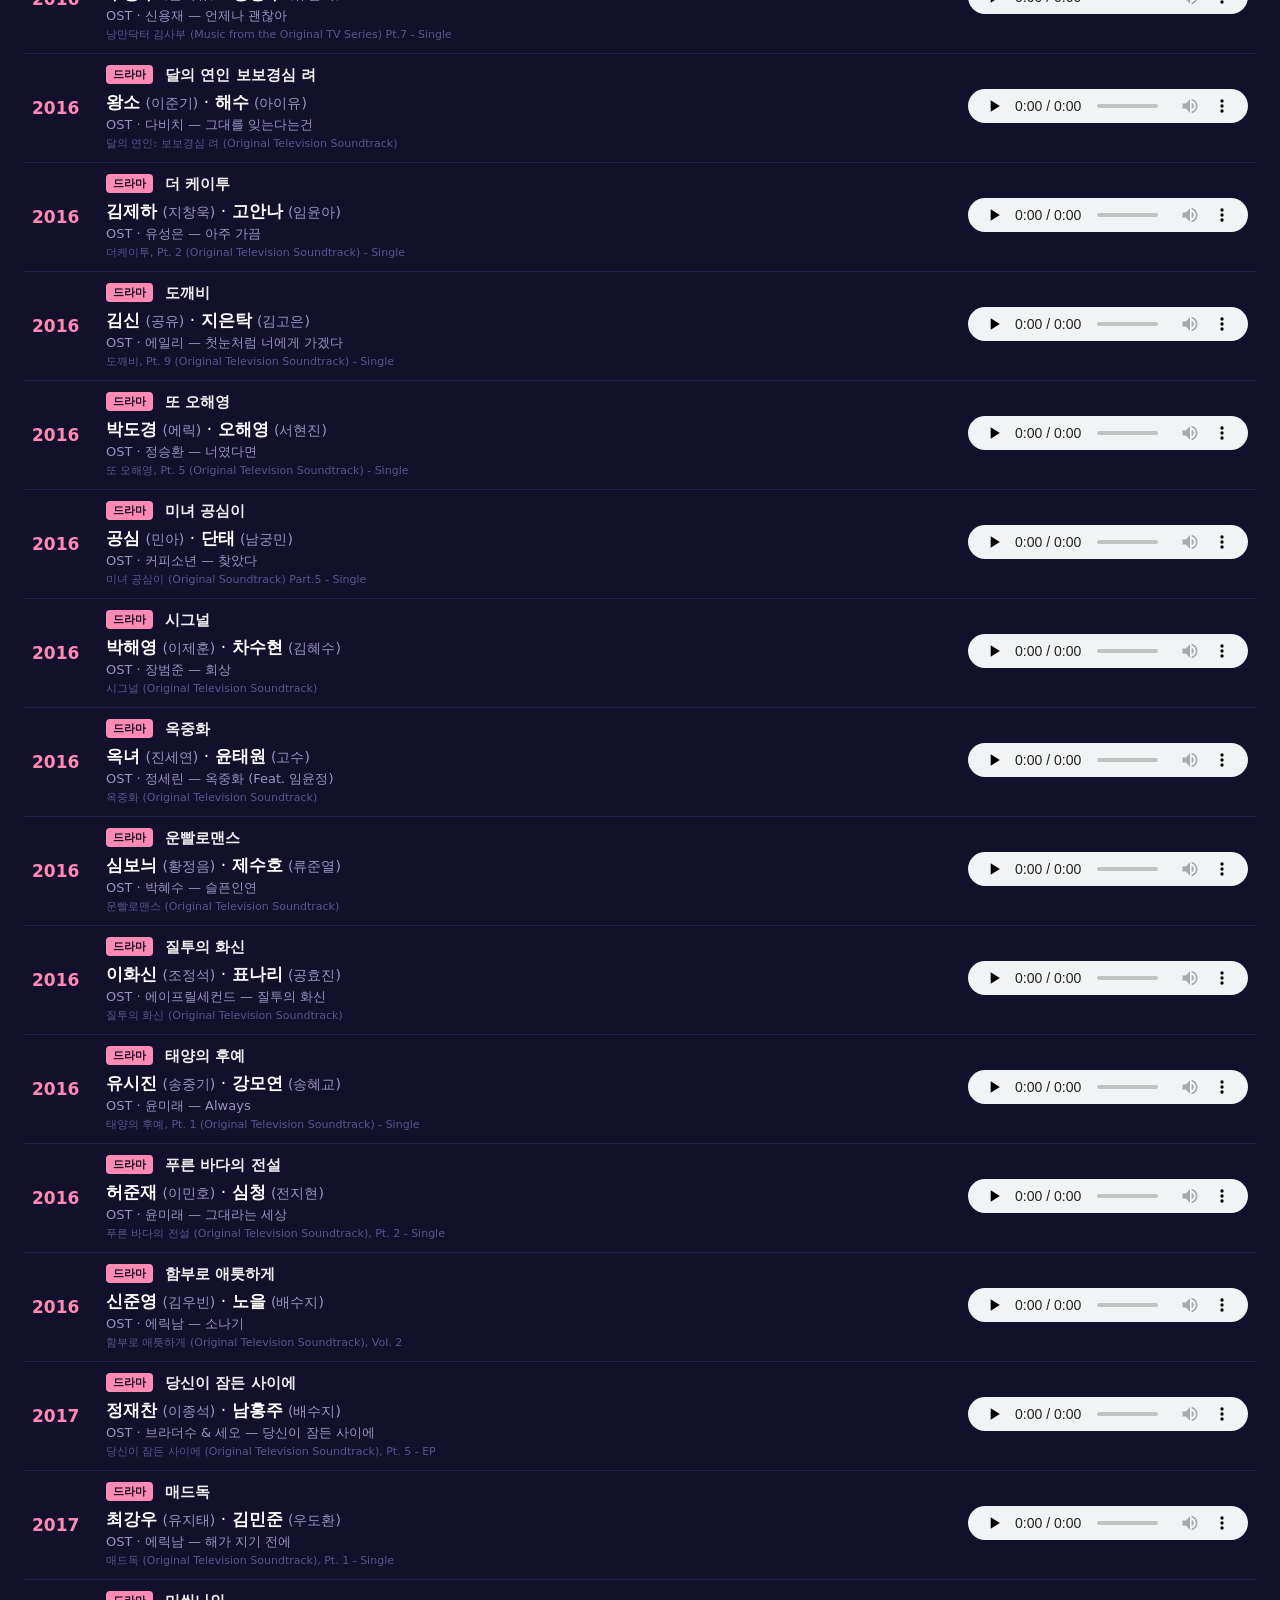
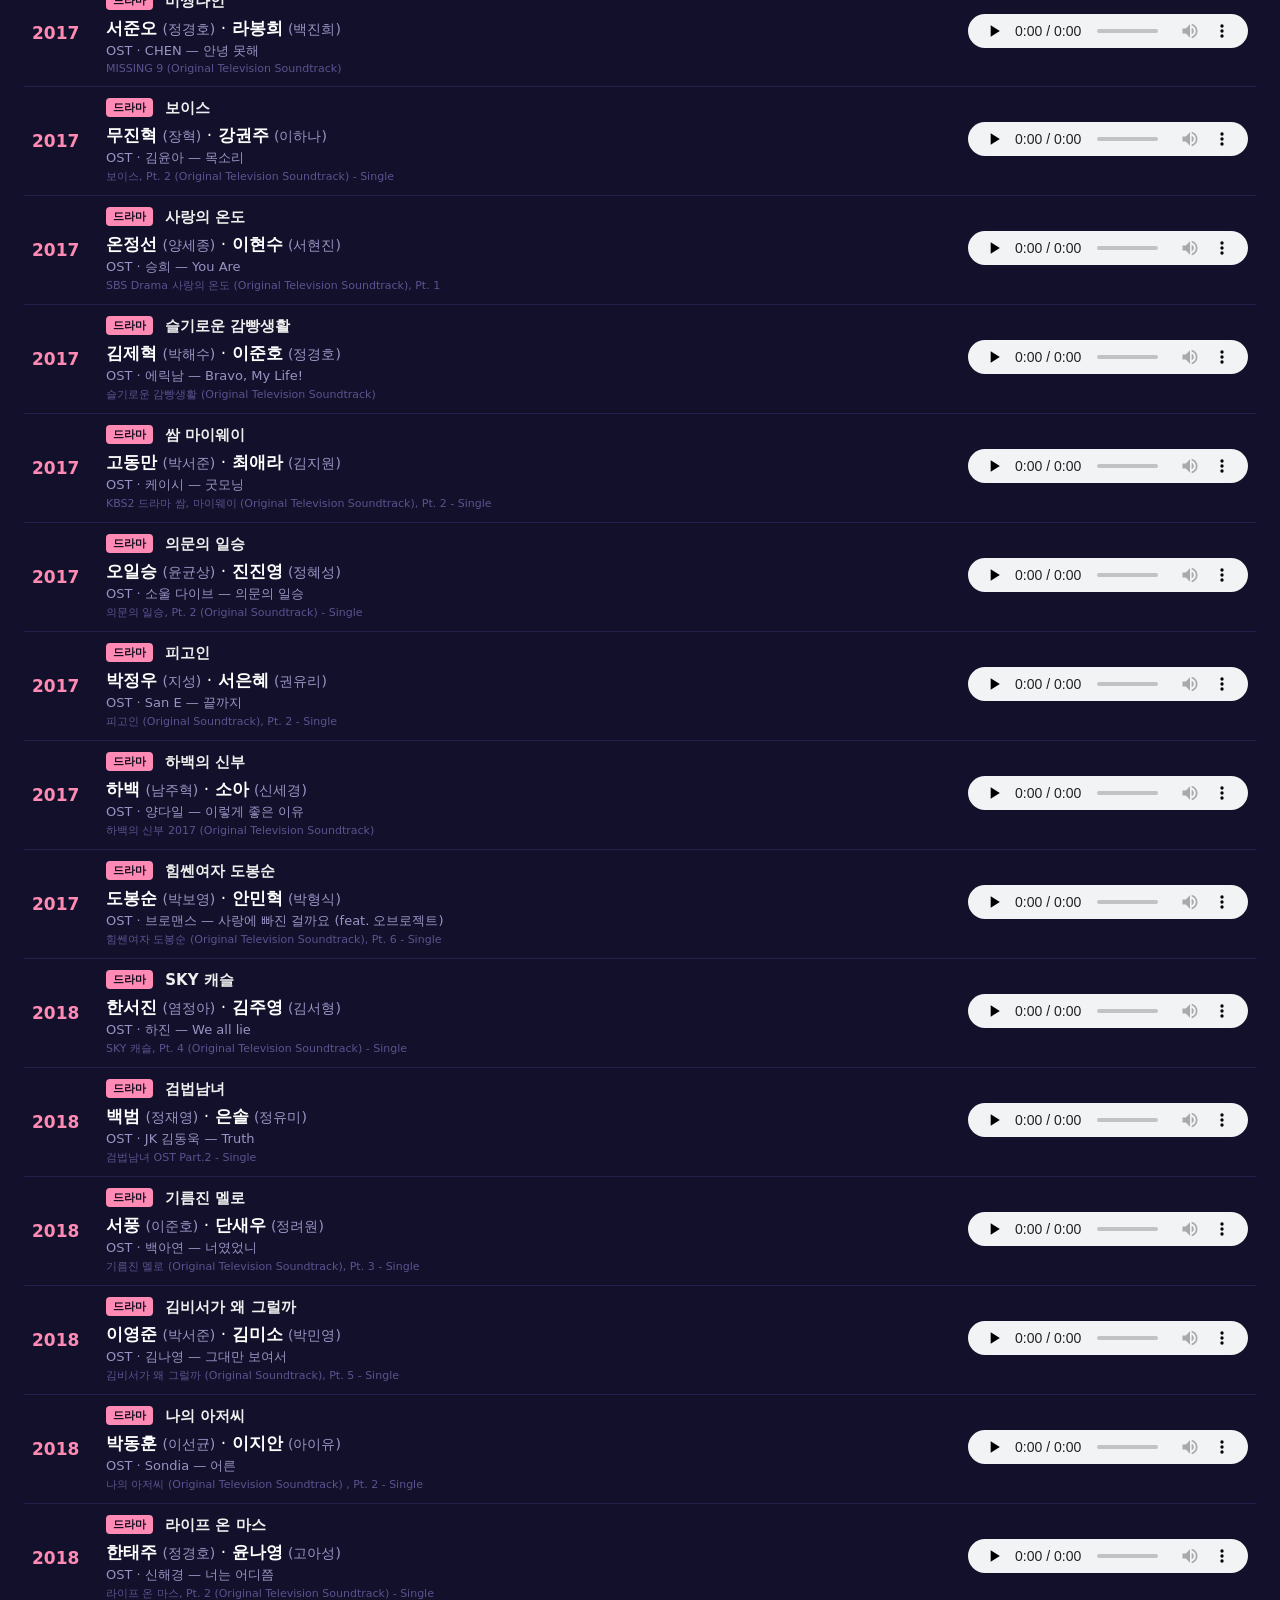
<file: review/ost.html>
<!doctype html>
<html lang="ko"><head><meta charset="utf-8">
<title>곡 목록 검수 — 244곡</title>
<style>
  body { font-family: 'Malgun Gothic', system-ui, sans-serif; background:#12102a; color:#eee;
         margin:0; padding:24px; }
  h1 { font-size:20px; margin:0 0 6px; }
  .sub { color:#9a93c4; font-size:13px; margin-bottom:18px; }
  .filters { display:flex; gap:8px; margin-bottom:16px; flex-wrap:wrap; }
  .filters button { padding:9px 16px; border-radius:99px; border:1px solid #322c5f;
                     background:transparent; color:#9a93c4; cursor:pointer; font-size:13px;
                     font-weight:600; font-family:inherit; }
  .filters button.on { background:#ff3d81; border-color:#ff3d81; color:#fff; }
  table { width:100%; border-collapse:collapse; }
  td { border-bottom:1px solid #241f4d; padding:11px 8px; vertical-align:middle; }
  .yr { width:58px; font-weight:800; font-size:17px; color:#ff8ab4; }
  .seed { font-weight:700; font-size:15px; }
  .matched { color:#9a93c4; font-size:13px; margin-top:2px; }
  .album { color:#5b5390; font-size:11px; margin-top:2px; }
  .flag { color:#ff5c6c; font-size:12px; margin-top:4px; font-weight:600; }
  .kind { display:inline-block; font-size:11px; font-weight:700; color:#0e0c1f;
           background:#ff8ab4; border-radius:4px; padding:2px 7px; margin-right:7px;
           vertical-align:2px; }
  .chars { font-size:17px; margin-top:6px; color:#fff; }
  .chars .actor { color:#9a93c4; font-size:14px; font-weight:400; }
  tr.bad  { background:rgba(255,92,108,.10); }
  tr.warn { background:rgba(255,190,60,.07); }
  tr.warn .flag { color:#ffbe3c; }
  .stamp { color:#7f7aa0; font-size:13px; margin:-8px 0 14px; }
  .play { width:290px; text-align:right; }
  audio { width:280px; height:34px; }
</style></head><body>
<h1>OST 검수 — 배역 이름 확인용 — 총 244개</h1>
<div class="stamp">2026-09-13 16:14 판 · 이보다 오래된 사본은 이미 고친 곳이 남아 있습니다</div>
<div class="sub" id="sub"></div>
<div class="filters">
  <button class="on" data-f="all">전체 244</button>
  <button data-f="bad">교체 필요 0</button>
  <button data-f="warn">확인 권장 3</button>
  <button data-f="ok">정상 241</button>
</div>
<table><tbody>
    <tr class="ok" data-level="ok">
      <td class="yr">1991</td>
      <td>
        <div class="seed"><span class="kind">드라마</span> 사랑이 뭐길래</div>
        <div class="chars"><b>이대발</b> <span class='actor'>(최민수)</span> · <b>박지은</b> <span class='actor'>(하희라)</span></div>
        <div class="matched">OST · 김국환 — 타타타</div>
        <div class="album">타타타</div>
        
      </td>
      <td class="play">
        <audio preload="none" controls src="https://audio-ssl.itunes.apple.com/itunes-assets/AudioPreview115/v4/62/e7/55/62e75556-0f1e-6869-5a26-0aafe23e38a0/mzaf_11758563921708998385.plus.aac.p.m4a"></audio>
      </td>
    </tr>
    <tr class="ok" data-level="ok">
      <td class="yr">1992</td>
      <td>
        <div class="seed"><span class="kind">드라마</span> 내일은 사랑</div>
        <div class="chars"><b>신범수</b> <span class='actor'>(이병헌)</span> · <b>유현경</b> <span class='actor'>(고소영)</span></div>
        <div class="matched">OST · 이후종 — 내일은 사랑</div>
        <div class="album">내일은 사랑 (Original Television Soundtrack)</div>
        
      </td>
      <td class="play">
        <audio preload="none" controls src="https://audio-ssl.itunes.apple.com/itunes-assets/AudioPreview116/v4/9b/36/e8/9b36e8d5-6bff-a371-0336-5a33e9ed3b99/mzaf_7811696558407483499.plus.aac.p.m4a"></audio>
      </td>
    </tr>
    <tr class="ok" data-level="ok">
      <td class="yr">1992</td>
      <td>
        <div class="seed"><span class="kind">드라마</span> 질투</div>
        <div class="chars"><b>하영호</b> <span class='actor'>(최수종)</span> · <b>유하경</b> <span class='actor'>(최진실)</span></div>
        <div class="matched">OST · 유승범 — 질투</div>
        <div class="album">질투 (Original Sound Track)</div>
        
      </td>
      <td class="play">
        <audio preload="none" controls src="https://audio-ssl.itunes.apple.com/itunes-assets/AudioPreview112/v4/25/59/74/255974c7-347d-a3c6-ff23-29c6a734e9f6/mzaf_1272533611957409.plus.aac.p.m4a"></audio>
      </td>
    </tr>
    <tr class="ok" data-level="ok">
      <td class="yr">1993</td>
      <td>
        <div class="seed"><span class="kind">드라마</span> 걸어서 하늘까지</div>
        <div class="chars"><b>정종호</b> <span class='actor'>(최민수)</span> · <b>임지숙</b> <span class='actor'>(김혜선)</span></div>
        <div class="matched">OST · 장현철 — 걸어서 하늘까지</div>
        <div class="album">걸어서 하늘까지 (Original Television Soundtrack)</div>
        
      </td>
      <td class="play">
        <audio preload="none" controls src="https://audio-ssl.itunes.apple.com/itunes-assets/AudioPreview122/v4/09/b3/06/09b30680-3ca2-899d-2c62-6457497d634d/mzaf_16438953585336158424.plus.aac.p.m4a"></audio>
      </td>
    </tr>
    <tr class="ok" data-level="ok">
      <td class="yr">1994</td>
      <td>
        <div class="seed"><span class="kind">드라마</span> 느낌</div>
        <div class="chars"><b>한빈</b> <span class='actor'>(손지창)</span> · <b>유리</b> <span class='actor'>(우희진)</span></div>
        <div class="matched">OST · 손지창 &amp; 김민종 — 그대와 함께</div>
        <div class="album">느낌 (Original TV Soundtrack)</div>
        
      </td>
      <td class="play">
        <audio preload="none" controls src="https://audio-ssl.itunes.apple.com/itunes-assets/AudioPreview211/v4/fd/0e/6b/fd0e6bfa-3009-4f92-5a79-b9aa4dc89a89/mzaf_14276685623281945495.plus.aac.p.m4a"></audio>
      </td>
    </tr>
    <tr class="ok" data-level="ok">
      <td class="yr">1994</td>
      <td>
        <div class="seed"><span class="kind">드라마</span> 마지막 승부</div>
        <div class="chars"><b>윤철준</b> <span class='actor'>(장동건)</span> · <b>정다슬</b> <span class='actor'>(심은하)</span></div>
        <div class="matched">OST · 김민교 — 마지막 승부</div>
        <div class="album">마지막 승부 (Original Television Soundtrack)</div>
        
      </td>
      <td class="play">
        <audio preload="none" controls src="https://audio-ssl.itunes.apple.com/itunes-assets/AudioPreview125/v4/88/dd/40/88dd401c-f051-d790-5b36-0007b58d99d1/mzaf_9542816521052204174.plus.aac.p.m4a"></audio>
      </td>
    </tr>
    <tr class="ok" data-level="ok">
      <td class="yr">1994</td>
      <td>
        <div class="seed"><span class="kind">드라마</span> 사랑을 그대 품안에</div>
        <div class="chars"><b>강풍호</b> <span class='actor'>(차인표)</span> · <b>이진주</b> <span class='actor'>(신애라)</span></div>
        <div class="matched">OST · 최진영 — 사랑을 그대 품안에</div>
        <div class="album">Love, Forever</div>
        
      </td>
      <td class="play">
        <audio preload="none" controls src="https://audio-ssl.itunes.apple.com/itunes-assets/AudioPreview211/v4/88/45/12/88451220-ec9a-6b34-3237-0101947020f6/mzaf_8373576961199945484.plus.aac.p.m4a"></audio>
      </td>
    </tr>
    <tr class="ok" data-level="ok">
      <td class="yr">1994</td>
      <td>
        <div class="seed"><span class="kind">드라마</span> 서울의 달</div>
        <div class="chars"><b>김홍식</b> <span class='actor'>(한석규)</span> · <b>차영숙</b> <span class='actor'>(채시라)</span></div>
        <div class="matched">OST · 장철웅 — 서울의 달</div>
        <div class="album">서울의 달 (Original Television Soundtrack)</div>
        
      </td>
      <td class="play">
        <audio preload="none" controls src="https://audio-ssl.itunes.apple.com/itunes-assets/AudioPreview112/v4/fb/de/71/fbde7166-c847-4f4c-560f-8cdba423f6c9/mzaf_17119883326899358748.plus.aac.p.m4a"></audio>
      </td>
    </tr>
    <tr class="ok" data-level="ok">
      <td class="yr">1994</td>
      <td>
        <div class="seed"><span class="kind">드라마</span> 종합병원</div>
        <div class="chars"><b>김도훈</b> <span class='actor'>(이재룡)</span> · <b>이정화</b> <span class='actor'>(신은경)</span></div>
        <div class="matched">OST · 김태영 — 혼자만의 사랑</div>
        <div class="album">Kim Tae Young 1</div>
        
      </td>
      <td class="play">
        <audio preload="none" controls src="https://audio-ssl.itunes.apple.com/itunes-assets/AudioPreview221/v4/45/59/98/4559981f-9655-67fb-4049-ae228c17c8d4/mzaf_8155221809084297638.plus.aac.p.m4a"></audio>
      </td>
    </tr>
    <tr class="ok" data-level="ok">
      <td class="yr">1997</td>
      <td>
        <div class="seed"><span class="kind">드라마</span> 그대 그리고 나</div>
        <div class="chars"><b>윤수경</b> <span class='actor'>(최진실)</span> · <b>박동규</b> <span class='actor'>(박상원)</span></div>
        <div class="matched">OST · 조혜리 — 바람과 함께 부르는 노래 (시연 Love 테마)</div>
        <div class="album">그대 그리고 나 Original Motion Picture Soundtrack</div>
        
      </td>
      <td class="play">
        <audio preload="none" controls src="https://audio-ssl.itunes.apple.com/itunes-assets/AudioPreview221/v4/55/6d/48/556d487f-9e0d-67cb-a4ec-77d00b0675f7/mzaf_2815413542282604552.plus.aac.p.m4a"></audio>
      </td>
    </tr>
    <tr class="ok" data-level="ok">
      <td class="yr">1997</td>
      <td>
        <div class="seed"><span class="kind">드라마</span> 모델</div>
        <div class="chars"><b>송경린</b> <span class='actor'>(김남주)</span> · <b>제임스 리</b> <span class='actor'>(장동건)</span></div>
        <div class="matched">OST · 고한우 — 너 하나만 사랑해</div>
        <div class="album">암연</div>
        
      </td>
      <td class="play">
        <audio preload="none" controls src="https://audio-ssl.itunes.apple.com/itunes-assets/AudioPreview125/v4/32/56/f9/3256f9c6-d175-5ad8-023b-0c266668c336/mzaf_4040519081691109225.plus.aac.p.m4a"></audio>
      </td>
    </tr>
    <tr class="ok" data-level="ok">
      <td class="yr">1997</td>
      <td>
        <div class="seed"><span class="kind">드라마</span> 별은 내 가슴에</div>
        <div class="chars"><b>강민</b> <span class='actor'>(안재욱)</span> · <b>이연이</b> <span class='actor'>(최진실)</span></div>
        <div class="matched">OST · 안재욱 — Forever</div>
        <div class="album">Forever</div>
        
      </td>
      <td class="play">
        <audio preload="none" controls src="https://audio-ssl.itunes.apple.com/itunes-assets/AudioPreview125/v4/24/9b/be/249bbe8b-b2b5-2001-ccc5-181ca4e51e31/mzaf_10875261068127166505.plus.aac.p.m4a"></audio>
      </td>
    </tr>
    <tr class="ok" data-level="ok">
      <td class="yr">1998</td>
      <td>
        <div class="seed"><span class="kind">드라마</span> 미스터Q</div>
        <div class="chars"><b>이강토</b> <span class='actor'>(김민종)</span> · <b>한해원</b> <span class='actor'>(김희선)</span></div>
        <div class="matched">OST · 김민종 — 세상 끝에서의 시작</div>
        <div class="album">김민종 4집 &quot;애&quot;</div>
        
      </td>
      <td class="play">
        <audio preload="none" controls src="https://audio-ssl.itunes.apple.com/itunes-assets/AudioPreview122/v4/d8/2f/00/d82f0044-80df-219a-6f42-373fec23157d/mzaf_8809547930169094890.plus.aac.p.m4a"></audio>
      </td>
    </tr>
    <tr class="ok" data-level="ok">
      <td class="yr">2000</td>
      <td>
        <div class="seed"><span class="kind">드라마</span> 가을동화</div>
        <div class="chars"><b>윤준서</b> <span class='actor'>(송승헌)</span> · <b>윤은서</b> <span class='actor'>(송혜교)</span></div>
        <div class="matched">OST · 정일영 — 기도</div>
        <div class="album">가을동화 (Original Television Soundtrack)</div>
        
      </td>
      <td class="play">
        <audio preload="none" controls src="https://audio-ssl.itunes.apple.com/itunes-assets/AudioPreview112/v4/6b/36/0d/6b360d7b-8a89-b035-dfc6-70bb7da1a394/mzaf_5790008113688511380.plus.aac.p.m4a"></audio>
      </td>
    </tr>
    <tr class="ok" data-level="ok">
      <td class="yr">2001</td>
      <td>
        <div class="seed"><span class="kind">드라마</span> 아름다운 날들</div>
        <div class="chars"><b>이민철</b> <span class='actor'>(이병헌)</span> · <b>김연수</b> <span class='actor'>(최지우)</span></div>
        <div class="matched">OST · 제로 — 약속</div>
        <div class="album">SBS 드라마 아름다운 날들 (Original Television Soundtrack)</div>
        
      </td>
      <td class="play">
        <audio preload="none" controls src="https://audio-ssl.itunes.apple.com/itunes-assets/AudioPreview115/v4/21/bc/06/21bc068a-c670-7dcb-0260-c0f20275eec5/mzaf_3149246893100691860.plus.aac.p.m4a"></audio>
      </td>
    </tr>
    <tr class="ok" data-level="ok">
      <td class="yr">2002</td>
      <td>
        <div class="seed"><span class="kind">드라마</span> 겨울연가</div>
        <div class="chars"><b>강준상</b> <span class='actor'>(배용준)</span> · <b>정유진</b> <span class='actor'>(최지우)</span></div>
        <div class="matched">OST · 류 — 처음부터지금까지</div>
        <div class="album">겨울연가 (Original Television Soundtrack)</div>
        
      </td>
      <td class="play">
        <audio preload="none" controls src="https://audio-ssl.itunes.apple.com/itunes-assets/AudioPreview122/v4/0c/93/14/0c9314c2-5b41-a7bf-6aec-694e1fb9aaa3/mzaf_7239530911605085488.plus.aac.p.m4a"></audio>
      </td>
    </tr>
    <tr class="ok" data-level="ok">
      <td class="yr">2002</td>
      <td>
        <div class="seed"><span class="kind">드라마</span> 로망스</div>
        <div class="chars"><b>김채원</b> <span class='actor'>(김하늘)</span> · <b>최관우</b> <span class='actor'>(김재원)</span></div>
        <div class="matched">OST · 페이지 — 이별이 오지 못하게</div>
        <div class="album">Unforgettable</div>
        
      </td>
      <td class="play">
        <audio preload="none" controls src="https://audio-ssl.itunes.apple.com/itunes-assets/AudioPreview115/v4/88/a5/6e/88a56e4f-dd1c-9ae4-1d65-af0096437db7/mzaf_1812036237722396482.plus.aac.p.m4a"></audio>
      </td>
    </tr>
    <tr class="ok" data-level="ok">
      <td class="yr">2002</td>
      <td>
        <div class="seed"><span class="kind">드라마</span> 야인시대</div>
        <div class="chars"><b>김두한</b> <span class='actor'>(안재모)</span> · <b>설향</b> <span class='actor'>(허영란)</span></div>
        <div class="matched">OST · 강성 — 야인Ⅰ</div>
        <div class="album">야인시대 (Original Soundtrack)</div>
        
      </td>
      <td class="play">
        <audio preload="none" controls src="https://audio-ssl.itunes.apple.com/itunes-assets/AudioPreview122/v4/01/59/0c/01590c4c-1c75-22ad-03f4-4551779d9c94/mzaf_4982390718254709632.plus.aac.p.m4a"></audio>
      </td>
    </tr>
    <tr class="ok" data-level="ok">
      <td class="yr">2002</td>
      <td>
        <div class="seed"><span class="kind">드라마</span> 인어아가씨</div>
        <div class="chars"><b>은아리영</b> <span class='actor'>(장서희)</span> · <b>이주왕</b> <span class='actor'>(김성택)</span></div>
        <div class="matched">OST · True Bird — 내 아픈 사랑</div>
        <div class="album">인어아가씨 (Original Soundtrack)</div>
        
      </td>
      <td class="play">
        <audio preload="none" controls src="https://audio-ssl.itunes.apple.com/itunes-assets/AudioPreview113/v4/89/1f/56/891f5685-655e-a8ad-dfe2-0752694e3e07/mzaf_6642669746533700725.plus.aac.p.m4a"></audio>
      </td>
    </tr>
    <tr class="ok" data-level="ok">
      <td class="yr">2003</td>
      <td>
        <div class="seed"><span class="kind">드라마</span> 다모</div>
        <div class="chars"><b>장채옥</b> <span class='actor'>(하지원)</span> · <b>황보윤</b> <span class='actor'>(이서진)</span></div>
        <div class="matched">OST · 김범수 — 비가</div>
        <div class="album">다모 OST - Single</div>
        
      </td>
      <td class="play">
        <audio preload="none" controls src="https://audio-ssl.itunes.apple.com/itunes-assets/AudioPreview126/v4/2c/8a/91/2c8a91e3-3e5e-3049-6428-fa58a059a4d9/mzaf_11895243702782080031.plus.aac.p.m4a"></audio>
      </td>
    </tr>
    <tr class="ok" data-level="ok">
      <td class="yr">2003</td>
      <td>
        <div class="seed"><span class="kind">드라마</span> 대장금</div>
        <div class="chars"><b>서장금</b> <span class='actor'>(이영애)</span> · <b>민정호</b> <span class='actor'>(지진희)</span></div>
        <div class="matched">OST · 김지현, 백보현 &amp; 김슬기 — 오나라 I</div>
        <div class="album">대장금 (Original Television Soundtrack)</div>
        
      </td>
      <td class="play">
        <audio preload="none" controls src="https://audio-ssl.itunes.apple.com/itunes-assets/AudioPreview221/v4/a0/b5/a2/a0b5a28d-d219-2ff0-35ba-412346f799ec/mzaf_5251735717365971218.plus.aac.p.m4a"></audio>
      </td>
    </tr>
    <tr class="ok" data-level="ok">
      <td class="yr">2003</td>
      <td>
        <div class="seed"><span class="kind">드라마</span> 올인</div>
        <div class="chars"><b>이인하</b> <span class='actor'>(이병헌)</span> · <b>민수연</b> <span class='actor'>(송혜교)</span></div>
        <div class="matched">OST · 박용하 — 처음 그 날처럼</div>
        <div class="album">올인 (Original Soundtrack)</div>
        
      </td>
      <td class="play">
        <audio preload="none" controls src="https://audio-ssl.itunes.apple.com/itunes-assets/AudioPreview126/v4/f9/93/69/f9936973-481d-bb60-08d9-a1977048ff80/mzaf_16983208704423365856.plus.aac.p.m4a"></audio>
      </td>
    </tr>
    <tr class="ok" data-level="ok">
      <td class="yr">2003</td>
      <td>
        <div class="seed"><span class="kind">드라마</span> 천국의 계단</div>
        <div class="chars"><b>차송주</b> <span class='actor'>(권상우)</span> · <b>한정서</b> <span class='actor'>(최지우)</span></div>
        <div class="matched">OST · 김범수 — 천국의 계단 (Original Soundtrack) - 보고 싶다</div>
        <div class="album">천국의 계단 (Original Soundtrack) - 보고 싶다 - Single</div>
        
      </td>
      <td class="play">
        <audio preload="none" controls src="https://audio-ssl.itunes.apple.com/itunes-assets/AudioPreview112/v4/95/f9/98/95f99853-8658-cc51-9c99-ea9252580f5b/mzaf_16867660611530511840.plus.aac.p.m4a"></audio>
      </td>
    </tr>
    <tr class="ok" data-level="ok">
      <td class="yr">2004</td>
      <td>
        <div class="seed"><span class="kind">드라마</span> 미안하다 사랑한다</div>
        <div class="chars"><b>차무혁</b> <span class='actor'>(소지섭)</span> · <b>송은채</b> <span class='actor'>(임수정)</span></div>
        <div class="matched">OST · 박효신 — 눈의 꽃</div>
        <div class="album">미안하다 사랑한다 (Original Television Soundtrack)</div>
        
      </td>
      <td class="play">
        <audio preload="none" controls src="https://audio-ssl.itunes.apple.com/itunes-assets/AudioPreview115/v4/7b/66/ed/7b66ed5e-bef4-eedb-bc3f-ea7b6ca1f37f/mzaf_16963028826339998119.plus.aac.p.m4a"></audio>
      </td>
    </tr>
    <tr class="ok" data-level="ok">
      <td class="yr">2004</td>
      <td>
        <div class="seed"><span class="kind">드라마</span> 발리에서 생긴 일</div>
        <div class="chars"><b>이수정</b> <span class='actor'>(하지원)</span> · <b>강인욱</b> <span class='actor'>(소지섭)</span></div>
        <div class="matched">OST · 안젤로 — 그게 사랑이니까</div>
        <div class="album">발리에서 생긴 일 (Original Television Soundtrack)</div>
        
      </td>
      <td class="play">
        <audio preload="none" controls src="https://audio-ssl.itunes.apple.com/itunes-assets/AudioPreview116/v4/9f/b9/ef/9fb9ef57-db28-07ed-d54b-a52b5dd8d447/mzaf_13323331639884955104.plus.aac.p.m4a"></audio>
      </td>
    </tr>
    <tr class="ok" data-level="ok">
      <td class="yr">2004</td>
      <td>
        <div class="seed"><span class="kind">드라마</span> 아일랜드</div>
        <div class="chars"><b>강국</b> <span class='actor'>(현빈)</span> · <b>이중아</b> <span class='actor'>(이나영)</span></div>
        <div class="matched">OST · 김장훈 — 그대로 있어주면 돼</div>
        <div class="album">아일랜드 (Original Soundtrack)</div>
        
      </td>
      <td class="play">
        <audio preload="none" controls src="https://audio-ssl.itunes.apple.com/itunes-assets/AudioPreview125/v4/5d/d7/1a/5dd71a6a-c6a5-0d0d-b43c-5ff0d066ec84/mzaf_1420903826119445647.plus.aac.p.m4a"></audio>
      </td>
    </tr>
    <tr class="ok" data-level="ok">
      <td class="yr">2004</td>
      <td>
        <div class="seed"><span class="kind">드라마</span> 파리의 연인</div>
        <div class="chars"><b>한기주</b> <span class='actor'>(박신양)</span> · <b>강태영</b> <span class='actor'>(김정은)</span></div>
        <div class="matched">OST · 조성모 — 너의 곁으로</div>
        <div class="album">파리의 연인 (Original Sound Track)</div>
        
      </td>
      <td class="play">
        <audio preload="none" controls src="https://audio-ssl.itunes.apple.com/itunes-assets/AudioPreview125/v4/78/06/15/78061536-1e42-dc7b-8980-03390b6feda8/mzaf_18151484088534911644.plus.aac.p.m4a"></audio>
      </td>
    </tr>
    <tr class="ok" data-level="ok">
      <td class="yr">2004</td>
      <td>
        <div class="seed"><span class="kind">드라마</span> 해신</div>
        <div class="chars"><b>장보고</b> <span class='actor'>(최수종)</span> · <b>정화</b> <span class='actor'>(수애)</span></div>
        <div class="matched">OST · 김범수 — 니가 날 떠나</div>
        <div class="album">해신 (Original Television Soundtrack)</div>
        
      </td>
      <td class="play">
        <audio preload="none" controls src="https://audio-ssl.itunes.apple.com/itunes-assets/AudioPreview122/v4/d7/9c/42/d79c4299-4e81-a8a3-7c2e-d19ad7b71373/mzaf_6550081744790940510.plus.aac.p.m4a"></audio>
      </td>
    </tr>
    <tr class="ok" data-level="ok">
      <td class="yr">2005</td>
      <td>
        <div class="seed"><span class="kind">드라마</span> 내 이름은 김삼순</div>
        <div class="chars"><b>현진헌</b> <span class='actor'>(현빈)</span> · <b>김삼순</b> <span class='actor'>(김선아)</span></div>
        <div class="matched">OST · 클래지콰이 — She Is</div>
        <div class="album">내 이름은 김삼순 (Original Television Soundtrack)</div>
        
      </td>
      <td class="play">
        <audio preload="none" controls src="https://audio-ssl.itunes.apple.com/itunes-assets/AudioPreview125/v4/63/69/5d/63695d80-507f-53a2-f959-9084b9cb6a78/mzaf_5793691479295388799.plus.aac.p.m4a"></audio>
      </td>
    </tr>
    <tr class="ok" data-level="ok">
      <td class="yr">2005</td>
      <td>
        <div class="seed"><span class="kind">드라마</span> 마이걸</div>
        <div class="chars"><b>설공찬</b> <span class='actor'>(이동욱)</span> · <b>주유린</b> <span class='actor'>(이다해)</span></div>
        <div class="matched">OST · 조관우 — 상어를 사랑한 인어</div>
        <div class="album">마이 걸 (Original Television Soundtrack)</div>
        
      </td>
      <td class="play">
        <audio preload="none" controls src="https://audio-ssl.itunes.apple.com/itunes-assets/AudioPreview221/v4/dd/13/43/dd13430a-96f2-63d7-47d4-036afeecc23f/mzaf_17768818535473257171.plus.aac.p.m4a"></audio>
      </td>
    </tr>
    <tr class="ok" data-level="ok">
      <td class="yr">2005</td>
      <td>
        <div class="seed"><span class="kind">드라마</span> 슬픈연가</div>
        <div class="chars"><b>서준영</b> <span class='actor'>(권상우)</span> · <b>박혜인</b> <span class='actor'>(김희선)</span></div>
        <div class="matched">OST · 윤건 — 사랑한다면</div>
        <div class="album">슬픈 연가 - Yoongun&#x27;s Sad Love Story</div>
        
      </td>
      <td class="play">
        <audio preload="none" controls src="https://audio-ssl.itunes.apple.com/itunes-assets/AudioPreview115/v4/e1/df/19/e1df19f0-7639-9f9e-a4d3-4a3f26349855/mzaf_15861440022412788665.plus.aac.p.m4a"></audio>
      </td>
    </tr>
    <tr class="ok" data-level="ok">
      <td class="yr">2005</td>
      <td>
        <div class="seed"><span class="kind">드라마</span> 프라하의 연인</div>
        <div class="chars"><b>최상현</b> <span class='actor'>(김주혁)</span> · <b>윤재희</b> <span class='actor'>(전도연)</span></div>
        <div class="matched">OST · 최성욱 — 프라하성에서</div>
        <div class="album">프라하의 연인 OST</div>
        
      </td>
      <td class="play">
        <audio preload="none" controls src="https://audio-ssl.itunes.apple.com/itunes-assets/AudioPreview116/v4/6c/52/4d/6c524d13-6db6-e3df-6c5c-38686420ba7c/mzaf_4699638998737070090.plus.aac.p.m4a"></audio>
      </td>
    </tr>
    <tr class="ok" data-level="ok">
      <td class="yr">2006</td>
      <td>
        <div class="seed"><span class="kind">드라마</span> 궁</div>
        <div class="chars"><b>이신</b> <span class='actor'>(주지훈)</span> · <b>신채경</b> <span class='actor'>(윤은혜)</span></div>
        <div class="matched">OST · 하울 &amp; 제이 — 사랑인가요</div>
        <div class="album">궁 (Original Television Soundtrack)</div>
        
      </td>
      <td class="play">
        <audio preload="none" controls src="https://audio-ssl.itunes.apple.com/itunes-assets/AudioPreview125/v4/17/32/d3/1732d3be-ec19-90d1-cafb-d247cc8a3a36/mzaf_7440032115106374701.plus.aac.p.m4a"></audio>
      </td>
    </tr>
    <tr class="ok" data-level="ok">
      <td class="yr">2006</td>
      <td>
        <div class="seed"><span class="kind">드라마</span> 봄의 왈츠</div>
        <div class="chars"><b>윤재하</b> <span class='actor'>(서도영)</span> · <b>박은영</b> <span class='actor'>(한효주)</span></div>
        <div class="matched">OST · 러브홀릭 — One Love (SBS 드라마 ′봄의 왈츠′ Original Soundtrack)</div>
        <div class="album">Dramatic&amp;Cinematic</div>
        
      </td>
      <td class="play">
        <audio preload="none" controls src="https://audio-ssl.itunes.apple.com/itunes-assets/AudioPreview221/v4/34/32/67/34326734-a32b-6b82-86b7-80bf067d0ff9/mzaf_16813308164554835132.plus.aac.p.m4a"></audio>
      </td>
    </tr>
    <tr class="ok" data-level="ok">
      <td class="yr">2006</td>
      <td>
        <div class="seed"><span class="kind">드라마</span> 소문난 칠공주</div>
        <div class="chars"><b>나설칠</b> <span class='actor'>(이태란)</span> · <b>연하남</b> <span class='actor'>(박해진)</span></div>
        <div class="matched">OST · 고유진 — 단 한사람</div>
        <div class="album">소문난 칠공주 (Original Television Soundtrack)</div>
        
      </td>
      <td class="play">
        <audio preload="none" controls src="https://audio-ssl.itunes.apple.com/itunes-assets/AudioPreview125/v4/75/2a/fb/752afb7b-1dc2-9767-d20f-38885c2aeda6/mzaf_15648727218456677150.plus.aac.p.m4a"></audio>
      </td>
    </tr>
    <tr class="ok" data-level="ok">
      <td class="yr">2006</td>
      <td>
        <div class="seed"><span class="kind">드라마</span> 주몽</div>
        <div class="chars"><b>주몽</b> <span class='actor'>(송일국)</span> · <b>소서노</b> <span class='actor'>(한혜진)</span></div>
        <div class="matched">OST · 인순이 — 하늘이여 제발 (From &quot;주몽&quot;)</div>
        <div class="album">Drama Original Soundtrack Collection : 뒷걸음</div>
        
      </td>
      <td class="play">
        <audio preload="none" controls src="https://audio-ssl.itunes.apple.com/itunes-assets/AudioPreview115/v4/bc/0b/30/bc0b30e5-bfaa-f218-64d4-4c64f312010e/mzaf_759487968090514494.plus.aac.p.m4a"></audio>
      </td>
    </tr>
    <tr class="ok" data-level="ok">
      <td class="yr">2006</td>
      <td>
        <div class="seed"><span class="kind">드라마</span> 환상의 커플</div>
        <div class="chars"><b>나상실</b> <span class='actor'>(한예슬)</span> · <b>장철수</b> <span class='actor'>(오지호)</span></div>
        <div class="matched">OST · 베니 — 괜히 나만 미워해</div>
        <div class="album">환상의 커플 (Original Television Soundtrack)</div>
        
      </td>
      <td class="play">
        <audio preload="none" controls src="https://audio-ssl.itunes.apple.com/itunes-assets/AudioPreview126/v4/10/be/1c/10be1c89-77fc-b02b-484f-4261e9315223/mzaf_16853368358388533339.plus.aac.p.m4a"></audio>
      </td>
    </tr>
    <tr class="ok" data-level="ok">
      <td class="yr">2006</td>
      <td>
        <div class="seed"><span class="kind">드라마</span> 황진이</div>
        <div class="chars"><b>황진이</b> <span class='actor'>(하지원)</span> · <b>김은호</b> <span class='actor'>(장근석)</span></div>
        <div class="matched">OST · 서웅석 — 꽃날</div>
        <div class="album">황진이 (Original Television Soundtrack)</div>
        
      </td>
      <td class="play">
        <audio preload="none" controls src="https://audio-ssl.itunes.apple.com/itunes-assets/AudioPreview115/v4/50/ec/3a/50ec3ac5-a4e9-1054-61aa-1dc91a8ad0ee/mzaf_10625658296615838592.plus.aac.p.m4a"></audio>
      </td>
    </tr>
    <tr class="ok" data-level="ok">
      <td class="yr">2007</td>
      <td>
        <div class="seed"><span class="kind">드라마</span> 개와 늑대의 시간</div>
        <div class="chars"><b>이수현</b> <span class='actor'>(이준기)</span> · <b>서지우</b> <span class='actor'>(남상미)</span></div>
        <div class="matched">OST · 이수 — Foolish Heart</div>
        <div class="album">개와늑대의시간 TIME BETWEEN DOG AND WOLF</div>
        
      </td>
      <td class="play">
        <audio preload="none" controls src="https://audio-ssl.itunes.apple.com/itunes-assets/AudioPreview125/v4/8f/a7/5d/8fa75d6b-2396-33e4-9180-26e69a008a46/mzaf_3920112680016045534.plus.aac.p.m4a"></audio>
      </td>
    </tr>
    <tr class="ok" data-level="ok">
      <td class="yr">2007</td>
      <td>
        <div class="seed"><span class="kind">드라마</span> 뉴하트</div>
        <div class="chars"><b>이은성</b> <span class='actor'>(지성)</span> · <b>남혜석</b> <span class='actor'>(김민정)</span></div>
        <div class="matched">OST · 타루 — 내겐 사랑하나…</div>
        <div class="album">뉴하트 (Original Soundtrack)</div>
        
      </td>
      <td class="play">
        <audio preload="none" controls src="https://audio-ssl.itunes.apple.com/itunes-assets/AudioPreview116/v4/3c/95/a3/3c95a365-9280-1e11-dbb1-651d78f26abb/mzaf_10506787593494345513.plus.aac.p.m4a"></audio>
      </td>
    </tr>
    <tr class="ok" data-level="ok">
      <td class="yr">2007</td>
      <td>
        <div class="seed"><span class="kind">드라마</span> 메리대구 공방전</div>
        <div class="chars"><b>강대구</b> <span class='actor'>(지현우)</span> · <b>황메리</b> <span class='actor'>(이하나)</span></div>
        <div class="matched">OST · 지현우 — One &amp; One</div>
        <div class="album">메리 대구 공방전 (Original Television Soundtrack)</div>
        
      </td>
      <td class="play">
        <audio preload="none" controls src="https://audio-ssl.itunes.apple.com/itunes-assets/AudioPreview125/v4/fa/89/47/fa894751-c743-a14b-1b0d-c8a188077b23/mzaf_14782035105417814367.plus.aac.p.m4a"></audio>
      </td>
    </tr>
    <tr class="ok" data-level="ok">
      <td class="yr">2007</td>
      <td>
        <div class="seed"><span class="kind">드라마</span> 이산</div>
        <div class="chars"><b>이산</b> <span class='actor'>(이서진)</span> · <b>성송연</b> <span class='actor'>(한지민)</span></div>
        <div class="matched">OST · 임세현 — 소녀</div>
        <div class="album">이산 - 적주용명수 (Original Soundtrack)</div>
        
      </td>
      <td class="play">
        <audio preload="none" controls src="https://audio-ssl.itunes.apple.com/itunes-assets/AudioPreview211/v4/0b/4d/05/0b4d053b-2582-68f2-84c3-aa5b8d7f4202/mzaf_8907557284423720568.plus.aac.p.m4a"></audio>
      </td>
    </tr>
    <tr class="ok" data-level="ok">
      <td class="yr">2007</td>
      <td>
        <div class="seed"><span class="kind">드라마</span> 쩐의 전쟁</div>
        <div class="chars"><b>금나라</b> <span class='actor'>(박신양)</span> · <b>서주희</b> <span class='actor'>(박진희)</span></div>
        <div class="matched">OST · 바비킴 — 일년을 하루같이</div>
        <div class="album">쩐의전쟁 the Original (Original Television Soundtrack) - EP</div>
        
      </td>
      <td class="play">
        <audio preload="none" controls src="https://audio-ssl.itunes.apple.com/itunes-assets/AudioPreview125/v4/6e/48/6a/6e486ac5-190d-a662-76f3-219cef264d3e/mzaf_13370416707146447593.plus.aac.p.m4a"></audio>
      </td>
    </tr>
    <tr class="ok" data-level="ok">
      <td class="yr">2007</td>
      <td>
        <div class="seed"><span class="kind">드라마</span> 커피프린스 1호점</div>
        <div class="chars"><b>최한결</b> <span class='actor'>(공유)</span> · <b>고은찬</b> <span class='actor'>(윤은혜)</span></div>
        <div class="matched">OST · 허밍어반스테레오 — 커피 한잔 어때? (feat. 요조)</div>
        <div class="album">커피프린스 1호점 (Original Television Soundtrack)</div>
        
      </td>
      <td class="play">
        <audio preload="none" controls src="https://audio-ssl.itunes.apple.com/itunes-assets/AudioPreview115/v4/c3/ec/1b/c3ec1b88-3849-1a17-12f6-77744b64ec2a/mzaf_5167112552336102746.plus.aac.p.m4a"></audio>
      </td>
    </tr>
    <tr class="ok" data-level="ok">
      <td class="yr">2008</td>
      <td>
        <div class="seed"><span class="kind">드라마</span> 베토벤 바이러스</div>
        <div class="chars"><b>강마에</b> <span class='actor'>(김명민)</span> · <b>두루미</b> <span class='actor'>(이지아)</span></div>
        <div class="matched">OST · 태연 — 들리나요...</div>
        <div class="album">베토벤 바이러스 (Original Television Soundtrack)</div>
        
      </td>
      <td class="play">
        <audio preload="none" controls src="https://audio-ssl.itunes.apple.com/itunes-assets/AudioPreview116/v4/d3/91/84/d391847d-6d13-edef-4cb5-4f2f803e8ae0/mzaf_13894770845932560603.plus.aac.p.m4a"></audio>
      </td>
    </tr>
    <tr class="ok" data-level="ok">
      <td class="yr">2008</td>
      <td>
        <div class="seed"><span class="kind">드라마</span> 에덴의 동쪽</div>
        <div class="chars"><b>이동철</b> <span class='actor'>(송승헌)</span> · <b>국영란</b> <span class='actor'>(이연희)</span></div>
        <div class="matched">OST · SG Wannabe — 운명을 거슬러</div>
        <div class="album">에덴의 동쪽 (Original Soundtrack)</div>
        
      </td>
      <td class="play">
        <audio preload="none" controls src="https://audio-ssl.itunes.apple.com/itunes-assets/AudioPreview112/v4/cd/e5/88/cde588b6-8be0-8020-ec41-63ef407f475c/mzaf_8701988271374164907.plus.aac.p.m4a"></audio>
      </td>
    </tr>
    <tr class="ok" data-level="ok">
      <td class="yr">2008</td>
      <td>
        <div class="seed"><span class="kind">드라마</span> 일지매</div>
        <div class="chars"><b>이겸</b> <span class='actor'>(이준기)</span> · <b>은채</b> <span class='actor'>(한효주)</span></div>
        <div class="matched">OST · 박효신 — 화신</div>
        <div class="album">일지매 (Original Television Soundtrack)</div>
        
      </td>
      <td class="play">
        <audio preload="none" controls src="https://audio-ssl.itunes.apple.com/itunes-assets/AudioPreview221/v4/8d/19/10/8d1910fe-649e-c899-df5e-5e494648c1d3/mzaf_8519336389899728474.plus.aac.p.m4a"></audio>
      </td>
    </tr>
    <tr class="ok" data-level="ok">
      <td class="yr">2008</td>
      <td>
        <div class="seed"><span class="kind">드라마</span> 쾌도 홍길동</div>
        <div class="chars"><b>홍길동</b> <span class='actor'>(강지환)</span> · <b>허이녹</b> <span class='actor'>(성유리)</span></div>
        <div class="matched">OST · 태연 — 만약에</div>
        <div class="album">쾌도 홍길동 (Original Television Soundtrack)</div>
        
      </td>
      <td class="play">
        <audio preload="none" controls src="https://audio-ssl.itunes.apple.com/itunes-assets/AudioPreview125/v4/a4/b0/3b/a4b03b14-b2c6-9daa-9777-c6a79c66a6d8/mzaf_15561590852732394949.plus.aac.p.m4a"></audio>
      </td>
    </tr>
    <tr class="warn" data-level="warn">
      <td class="yr">2008</td>
      <td>
        <div class="seed"><span class="kind">드라마</span> 타짜</div>
        <div class="chars"><b>고니</b> <span class='actor'>(장혁)</span> · <b>난숙</b> <span class='actor'>(한예슬)</span></div>
        <div class="matched">OST · 바비킴 — Reason (Male ver.)</div>
        <div class="album">타짜 (Original TV Soundtrack)</div>
        <div class="flag">라이브/리믹스 의심</div>
      </td>
      <td class="play">
        <audio preload="none" controls src="https://audio-ssl.itunes.apple.com/itunes-assets/AudioPreview115/v4/6a/48/e0/6a48e0d2-08b4-6f04-9d3b-1cc85664d56a/mzaf_14171716490938837028.plus.aac.p.m4a"></audio>
      </td>
    </tr>
    <tr class="ok" data-level="ok">
      <td class="yr">2009</td>
      <td>
        <div class="seed"><span class="kind">드라마</span> 꽃보다 남자</div>
        <div class="chars"><b>구준표</b> <span class='actor'>(이민호)</span> · <b>금잔디</b> <span class='actor'>(구혜선)</span></div>
        <div class="matched">OST · SHINee — Stand By Me</div>
        <div class="album">꽃보다 남자 (Original Television Soundtrack)</div>
        
      </td>
      <td class="play">
        <audio preload="none" controls src="https://audio-ssl.itunes.apple.com/itunes-assets/AudioPreview221/v4/32/b6/9f/32b69fc3-2528-fdbd-ca83-c790e962adf1/mzaf_11209011294796000060.plus.aac.p.m4a"></audio>
      </td>
    </tr>
    <tr class="ok" data-level="ok">
      <td class="yr">2009</td>
      <td>
        <div class="seed"><span class="kind">드라마</span> 내조의 여왕</div>
        <div class="chars"><b>천지애</b> <span class='actor'>(김남주)</span> · <b>온달수</b> <span class='actor'>(오지호)</span></div>
        <div class="matched">OST · 이수영 — 여우랍니다</div>
        <div class="album">내조의 여왕 (Original Television Soundtrack) [Deluxe]</div>
        
      </td>
      <td class="play">
        <audio preload="none" controls src="https://audio-ssl.itunes.apple.com/itunes-assets/AudioPreview211/v4/25/0e/30/250e3024-ef82-1441-e4a7-57158f0d545d/mzaf_1021290476008274601.plus.aac.p.m4a"></audio>
      </td>
    </tr>
    <tr class="ok" data-level="ok">
      <td class="yr">2009</td>
      <td>
        <div class="seed"><span class="kind">드라마</span> 미남이시네요</div>
        <div class="chars"><b>황태경</b> <span class='actor'>(장근석)</span> · <b>고미남</b> <span class='actor'>(박신혜)</span></div>
        <div class="matched">OST · 이홍기 — 여전히</div>
        <div class="album">미남이시네요 (Original Television Soundtrack)</div>
        
      </td>
      <td class="play">
        <audio preload="none" controls src="https://audio-ssl.itunes.apple.com/itunes-assets/AudioPreview125/v4/bb/62/0c/bb620cf1-23bc-198a-5b2e-b7e0c25d0896/mzaf_8824286850569533495.plus.aac.p.m4a"></audio>
      </td>
    </tr>
    <tr class="ok" data-level="ok">
      <td class="yr">2009</td>
      <td>
        <div class="seed"><span class="kind">드라마</span> 선덕여왕</div>
        <div class="chars"><b>덕만</b> <span class='actor'>(이요원)</span> · <b>미실</b> <span class='actor'>(고현정)</span></div>
        <div class="matched">OST · 아이유 — 바람꽃</div>
        <div class="album">선덕여왕 (Original Television Soundtrack)</div>
        
      </td>
      <td class="play">
        <audio preload="none" controls src="https://audio-ssl.itunes.apple.com/itunes-assets/AudioPreview125/v4/eb/a1/d3/eba1d3c2-3621-6510-86ed-f63805c1c087/mzaf_7911801025041060044.plus.aac.p.m4a"></audio>
      </td>
    </tr>
    <tr class="ok" data-level="ok">
      <td class="yr">2009</td>
      <td>
        <div class="seed"><span class="kind">드라마</span> 스타일</div>
        <div class="chars"><b>박기자</b> <span class='actor'>(김혜수)</span> · <b>서우진</b> <span class='actor'>(류시원)</span></div>
        <div class="matched">OST · 바비킴 — 죽기 아니면 살기</div>
        <div class="album">드림 Dream (SBS 월화드라마) [Original Television Soundtrack]</div>
        
      </td>
      <td class="play">
        <audio preload="none" controls src="https://audio-ssl.itunes.apple.com/itunes-assets/AudioPreview115/v4/28/25/e1/2825e10a-cb15-c6d7-4f17-409f5952047a/mzaf_3841237005412405246.plus.aac.p.m4a"></audio>
      </td>
    </tr>
    <tr class="ok" data-level="ok">
      <td class="yr">2009</td>
      <td>
        <div class="seed"><span class="kind">드라마</span> 시티홀</div>
        <div class="chars"><b>조국</b> <span class='actor'>(차승원)</span> · <b>신미래</b> <span class='actor'>(김선아)</span></div>
        <div class="matched">OST · 호란 — 불안한 사랑</div>
        <div class="album">시티홀 City Hall (SBS 수목드라마) [Original Television Soundtrack]</div>
        
      </td>
      <td class="play">
        <audio preload="none" controls src="https://audio-ssl.itunes.apple.com/itunes-assets/AudioPreview115/v4/fc/6c/fb/fc6cfbb0-c302-fb73-ed10-4bd08cb4a0d8/mzaf_4153025867136056262.plus.aac.p.m4a"></audio>
      </td>
    </tr>
    <tr class="ok" data-level="ok">
      <td class="yr">2009</td>
      <td>
        <div class="seed"><span class="kind">드라마</span> 아가씨를 부탁해</div>
        <div class="chars"><b>강혜나</b> <span class='actor'>(윤은혜)</span> · <b>동찬</b> <span class='actor'>(윤상현)</span></div>
        <div class="matched">OST · 정재욱 — 마음을 부탁해</div>
        <div class="album">아가씨를 부탁해 (Original Television Soundtrack) - EP</div>
        
      </td>
      <td class="play">
        <audio preload="none" controls src="https://audio-ssl.itunes.apple.com/itunes-assets/AudioPreview125/v4/bd/40/87/bd408773-1d98-bd4f-4877-2a0dc91730f3/mzaf_4902132740566460091.plus.aac.p.m4a"></audio>
      </td>
    </tr>
    <tr class="ok" data-level="ok">
      <td class="yr">2009</td>
      <td>
        <div class="seed"><span class="kind">드라마</span> 찬란한 유산</div>
        <div class="chars"><b>선우환</b> <span class='actor'>(이승기)</span> · <b>고은성</b> <span class='actor'>(한효주)</span></div>
        <div class="matched">OST · 이수 — 내 가슴에 사는 사람</div>
        <div class="album">SBS 드라마 찬란한 유산 (Original Television Soundtrack)</div>
        
      </td>
      <td class="play">
        <audio preload="none" controls src="https://audio-ssl.itunes.apple.com/itunes-assets/AudioPreview122/v4/4a/83/95/4a8395f3-8cd0-7ade-6e7b-397e6ead2846/mzaf_15087093154455488292.plus.aac.p.m4a"></audio>
      </td>
    </tr>
    <tr class="ok" data-level="ok">
      <td class="yr">2010</td>
      <td>
        <div class="seed"><span class="kind">드라마</span> 검사 프린세스</div>
        <div class="chars"><b>마혜리</b> <span class='actor'>(김소연)</span> · <b>서인우</b> <span class='actor'>(박시후)</span></div>
        <div class="matched">OST · SHINee — Fly High</div>
        <div class="album">검사 프린세스 (Original Sound Track)</div>
        
      </td>
      <td class="play">
        <audio preload="none" controls src="https://audio-ssl.itunes.apple.com/itunes-assets/AudioPreview221/v4/f4/7d/bd/f47dbdea-4963-5059-f779-3d2d222764ab/mzaf_11765796275044222847.plus.aac.p.m4a"></audio>
      </td>
    </tr>
    <tr class="ok" data-level="ok">
      <td class="yr">2010</td>
      <td>
        <div class="seed"><span class="kind">드라마</span> 동이</div>
        <div class="chars"><b>동이</b> <span class='actor'>(한효주)</span> · <b>숙종</b> <span class='actor'>(지진희)</span></div>
        <div class="matched">OST · 장나라 — 천애지아</div>
        <div class="album">동이 (Original Television Soundtrack)</div>
        
      </td>
      <td class="play">
        <audio preload="none" controls src="https://audio-ssl.itunes.apple.com/itunes-assets/AudioPreview221/v4/c7/54/24/c7542416-18b8-c450-937e-f7bca32f9404/mzaf_14972667315279780293.plus.aac.p.m4a"></audio>
      </td>
    </tr>
    <tr class="ok" data-level="ok">
      <td class="yr">2010</td>
      <td>
        <div class="seed"><span class="kind">드라마</span> 성균관 스캔들</div>
        <div class="chars"><b>이선준</b> <span class='actor'>(박유천)</span> · <b>김윤희</b> <span class='actor'>(박민영)</span></div>
        <div class="matched">OST · JYJ — 찾았다</div>
        <div class="album">성균관 스캔들 (Original Soundtrack)</div>
        
      </td>
      <td class="play">
        <audio preload="none" controls src="https://audio-ssl.itunes.apple.com/itunes-assets/AudioPreview116/v4/ac/be/b9/acbeb9fe-9842-9448-e369-6371372cf659/mzaf_5135474851632111159.plus.aac.p.m4a"></audio>
      </td>
    </tr>
    <tr class="ok" data-level="ok">
      <td class="yr">2010</td>
      <td>
        <div class="seed"><span class="kind">드라마</span> 시크릿 가든</div>
        <div class="chars"><b>김주원</b> <span class='actor'>(현빈)</span> · <b>길라임</b> <span class='actor'>(하지원)</span></div>
        <div class="matched">OST · 현빈 — 그 남자</div>
        <div class="album">시크릿가든 (Original Television Soundtrack), Pt. 5</div>
        
      </td>
      <td class="play">
        <audio preload="none" controls src="https://audio-ssl.itunes.apple.com/itunes-assets/AudioPreview125/v4/ef/a8/e4/efa8e4a7-de96-ed46-34eb-eb9d7d29fe7f/mzaf_3336880359913123722.plus.aac.p.m4a"></audio>
      </td>
    </tr>
    <tr class="ok" data-level="ok">
      <td class="yr">2010</td>
      <td>
        <div class="seed"><span class="kind">드라마</span> 신데렐라 언니</div>
        <div class="chars"><b>송은조</b> <span class='actor'>(문근영)</span> · <b>홍기훈</b> <span class='actor'>(천정명)</span></div>
        <div class="matched">OST · 예성 — 너 아니면 안돼</div>
        <div class="album">신데렐라 언니 (Original Television Soundtrack)</div>
        
      </td>
      <td class="play">
        <audio preload="none" controls src="https://audio-ssl.itunes.apple.com/itunes-assets/AudioPreview115/v4/d2/86/7b/d2867b1a-eb2d-e9dd-d2cf-84db2e7aad64/mzaf_1515196739407073063.plus.aac.p.m4a"></audio>
      </td>
    </tr>
    <tr class="ok" data-level="ok">
      <td class="yr">2010</td>
      <td>
        <div class="seed"><span class="kind">드라마</span> 자이언트</div>
        <div class="chars"><b>이강모</b> <span class='actor'>(이범수)</span> · <b>황정연</b> <span class='actor'>(박진희)</span></div>
        <div class="matched">OST · 이카 — 그대가</div>
        <div class="album">자이언트 (Original Soundtrack)</div>
        
      </td>
      <td class="play">
        <audio preload="none" controls src="https://audio-ssl.itunes.apple.com/itunes-assets/AudioPreview221/v4/37/d0/fe/37d0fe55-439c-ccb7-b418-1a1eee4a6e28/mzaf_9484127415782756005.plus.aac.p.m4a"></audio>
      </td>
    </tr>
    <tr class="ok" data-level="ok">
      <td class="yr">2010</td>
      <td>
        <div class="seed"><span class="kind">드라마</span> 추노</div>
        <div class="chars"><b>이대길</b> <span class='actor'>(장혁)</span> · <b>언년이</b> <span class='actor'>(이다해)</span></div>
        <div class="matched">OST · 임재범 — 낙인</div>
        <div class="album">추노 (Original Television Soundtrack)</div>
        
      </td>
      <td class="play">
        <audio preload="none" controls src="https://audio-ssl.itunes.apple.com/itunes-assets/AudioPreview211/v4/61/01/9d/61019dc1-5acc-527c-e557-61d903dcf45c/mzaf_2455661031836950864.plus.aac.p.m4a"></audio>
      </td>
    </tr>
    <tr class="ok" data-level="ok">
      <td class="yr">2010</td>
      <td>
        <div class="seed"><span class="kind">드라마</span> 파스타</div>
        <div class="chars"><b>최현욱</b> <span class='actor'>(이선균)</span> · <b>서유경</b> <span class='actor'>(공효진)</span></div>
        <div class="matched">OST · 정아 — 귀여운 넌</div>
        <div class="album">파스타 (Original Soundtrack) Part.2 - EP</div>
        
      </td>
      <td class="play">
        <audio preload="none" controls src="https://audio-ssl.itunes.apple.com/itunes-assets/AudioPreview221/v4/c8/90/2d/c8902d93-beb1-dd26-aae4-dc7042901776/mzaf_7678831539135561837.plus.aac.p.m4a"></audio>
      </td>
    </tr>
    <tr class="ok" data-level="ok">
      <td class="yr">2011</td>
      <td>
        <div class="seed"><span class="kind">드라마</span> 공주의 남자</div>
        <div class="chars"><b>김승유</b> <span class='actor'>(박시후)</span> · <b>이세령</b> <span class='actor'>(문채원)</span></div>
        <div class="matched">OST · 하동균 &amp; 이정 — 기다릴게</div>
        <div class="album">공주의남자 (Original Television Soundtrack)</div>
        
      </td>
      <td class="play">
        <audio preload="none" controls src="https://audio-ssl.itunes.apple.com/itunes-assets/AudioPreview125/v4/39/da/20/39da20c4-ade8-b0d9-3a96-e9e637ad252d/mzaf_7746778115658515363.plus.aac.p.m4a"></audio>
      </td>
    </tr>
    <tr class="ok" data-level="ok">
      <td class="yr">2011</td>
      <td>
        <div class="seed"><span class="kind">드라마</span> 드림하이</div>
        <div class="chars"><b>송삼동</b> <span class='actor'>(김수현)</span> · <b>고혜미</b> <span class='actor'>(배수지)</span></div>
        <div class="matched">OST · 창민 &amp; 정진운 — 사랑하면 안될까</div>
        <div class="album">드림하이 (Original Television Soundtrack)</div>
        
      </td>
      <td class="play">
        <audio preload="none" controls src="https://audio-ssl.itunes.apple.com/itunes-assets/AudioPreview211/v4/e7/8c/1a/e78c1aaf-57fd-d4dd-9501-23273973b4e9/mzaf_8515849852980332756.plus.aac.p.m4a"></audio>
      </td>
    </tr>
    <tr class="ok" data-level="ok">
      <td class="yr">2011</td>
      <td>
        <div class="seed"><span class="kind">드라마</span> 마이 프린세스</div>
        <div class="chars"><b>박해영</b> <span class='actor'>(송승헌)</span> · <b>이설</b> <span class='actor'>(김태희)</span></div>
        <div class="matched">OST · 양요섭 — 그 사람을 아껴요</div>
        <div class="album">마이 프린세스, Pt. 2 (Original Soundtrack)</div>
        
      </td>
      <td class="play">
        <audio preload="none" controls src="https://audio-ssl.itunes.apple.com/itunes-assets/AudioPreview116/v4/1d/d9/4f/1dd94f37-2fe5-ec59-4168-ede3a81d7623/mzaf_3189236308025537752.plus.aac.p.m4a"></audio>
      </td>
    </tr>
    <tr class="ok" data-level="ok">
      <td class="yr">2011</td>
      <td>
        <div class="seed"><span class="kind">드라마</span> 보스를 지켜라</div>
        <div class="chars"><b>차지헌</b> <span class='actor'>(지성)</span> · <b>노은설</b> <span class='actor'>(최강희)</span></div>
        <div class="matched">OST · Apink — 우리 그냥 사랑하게 해주세요</div>
        <div class="album">보스를 지켜라 (Original Soundtrack) Part.1 - Single</div>
        
      </td>
      <td class="play">
        <audio preload="none" controls src="https://audio-ssl.itunes.apple.com/itunes-assets/AudioPreview221/v4/db/8a/b6/db8ab670-75a3-ed8e-8f96-7839eb227ce0/mzaf_18285330313121146503.plus.aac.p.m4a"></audio>
      </td>
    </tr>
    <tr class="ok" data-level="ok">
      <td class="yr">2011</td>
      <td>
        <div class="seed"><span class="kind">드라마</span> 시티헌터</div>
        <div class="chars"><b>이윤성</b> <span class='actor'>(이민호)</span> · <b>김나나</b> <span class='actor'>(박민영)</span></div>
        <div class="matched">OST · 종현 — So Goodbye</div>
        <div class="album">시티헌터 (Original Television Soundtrack)</div>
        
      </td>
      <td class="play">
        <audio preload="none" controls src="https://audio-ssl.itunes.apple.com/itunes-assets/AudioPreview115/v4/d7/62/a1/d762a135-ec11-0aeb-2a0e-68cfbbc194e6/mzaf_50353488261667825.plus.aac.p.m4a"></audio>
      </td>
    </tr>
    <tr class="ok" data-level="ok">
      <td class="yr">2011</td>
      <td>
        <div class="seed"><span class="kind">드라마</span> 최고의 사랑</div>
        <div class="chars"><b>독고진</b> <span class='actor'>(차승원)</span> · <b>구애정</b> <span class='actor'>(공효진)</span></div>
        <div class="matched">OST · 써니힐 — 두근두근</div>
        <div class="album">최고의 사랑 (Original Television Soundtrack)</div>
        
      </td>
      <td class="play">
        <audio preload="none" controls src="https://audio-ssl.itunes.apple.com/itunes-assets/AudioPreview125/v4/1b/69/cc/1b69ccb1-57d8-56ed-ead8-14f19425fd12/mzaf_4486937165486973147.plus.aac.p.m4a"></audio>
      </td>
    </tr>
    <tr class="ok" data-level="ok">
      <td class="yr">2012</td>
      <td>
        <div class="seed"><span class="kind">드라마</span> 각시탈</div>
        <div class="chars"><b>이강토</b> <span class='actor'>(주원)</span> · <b>목단</b> <span class='actor'>(진세연)</span></div>
        <div class="matched">OST · 주원 &amp; 이정현 — 심판의 날</div>
        <div class="album">KBS 특별기획드라마 각시탈 (Original Sound Track)</div>
        
      </td>
      <td class="play">
        <audio preload="none" controls src="https://audio-ssl.itunes.apple.com/itunes-assets/AudioPreview221/v4/9a/14/fb/9a14fbb3-a207-8e2c-0431-d447955f2eb0/mzaf_16175212869330716023.plus.aac.p.m4a"></audio>
      </td>
    </tr>
    <tr class="ok" data-level="ok">
      <td class="yr">2012</td>
      <td>
        <div class="seed"><span class="kind">드라마</span> 넝쿨째 굴러온 당신</div>
        <div class="chars"><b>방귀남</b> <span class='actor'>(유준상)</span> · <b>차윤희</b> <span class='actor'>(김남주)</span></div>
        <div class="matched">OST · 걸스데이 — 넝쿨송</div>
        <div class="album">KBS 주말드라마 넝쿨째 굴러온 당신 (Original Soundtrack) Pt. 5 - Single</div>
        
      </td>
      <td class="play">
        <audio preload="none" controls src="https://audio-ssl.itunes.apple.com/itunes-assets/AudioPreview221/v4/68/06/e3/6806e355-bc76-e5b7-0a41-963a6c4ffa01/mzaf_10872497339371020576.plus.aac.p.m4a"></audio>
      </td>
    </tr>
    <tr class="ok" data-level="ok">
      <td class="yr">2012</td>
      <td>
        <div class="seed"><span class="kind">드라마</span> 사랑비</div>
        <div class="chars"><b>서준</b> <span class='actor'>(장근석)</span> · <b>정하나</b> <span class='actor'>(윤아)</span></div>
        <div class="matched">OST · 장근석 — 사랑비</div>
        <div class="album">사랑비 (Original Soundtrack)</div>
        
      </td>
      <td class="play">
        <audio preload="none" controls src="https://audio-ssl.itunes.apple.com/itunes-assets/AudioPreview125/v4/b0/3c/6f/b03c6f97-6c28-d540-ad78-d84be4fdde08/mzaf_15034882001242570918.plus.aac.p.m4a"></audio>
      </td>
    </tr>
    <tr class="ok" data-level="ok">
      <td class="yr">2012</td>
      <td>
        <div class="seed"><span class="kind">드라마</span> 신의</div>
        <div class="chars"><b>최영</b> <span class='actor'>(이민호)</span> · <b>은수</b> <span class='actor'>(김희선)</span></div>
        <div class="matched">OST · 알리 — Carry On</div>
        <div class="album">신의 (Original Television Soundtrack)</div>
        
      </td>
      <td class="play">
        <audio preload="none" controls src="https://audio-ssl.itunes.apple.com/itunes-assets/AudioPreview115/v4/b3/97/d2/b397d22e-c99f-4b1c-887f-a016158f9bc2/mzaf_18343821936640975002.plus.aac.p.m4a"></audio>
      </td>
    </tr>
    <tr class="ok" data-level="ok">
      <td class="yr">2012</td>
      <td>
        <div class="seed"><span class="kind">드라마</span> 아랑사또전</div>
        <div class="chars"><b>아랑</b> <span class='actor'>(신민아)</span> · <b>은오</b> <span class='actor'>(이준기)</span></div>
        <div class="matched">OST · 박요한 — 서털구털</div>
        <div class="album">아랑사또전 (Original Television Soundtrack)</div>
        
      </td>
      <td class="play">
        <audio preload="none" controls src="https://audio-ssl.itunes.apple.com/itunes-assets/AudioPreview115/v4/5c/bb/fc/5cbbfc5d-464d-41fe-bafb-747134c8f02c/mzaf_1570866505434157429.plus.aac.p.m4a"></audio>
      </td>
    </tr>
    <tr class="ok" data-level="ok">
      <td class="yr">2012</td>
      <td>
        <div class="seed"><span class="kind">드라마</span> 옥탑방 왕세자</div>
        <div class="chars"><b>이각</b> <span class='actor'>(박유천)</span> · <b>박하</b> <span class='actor'>(한지민)</span></div>
        <div class="matched">OST · 알리 — 상처</div>
        <div class="album">옥탑방 왕세자 (Original Soundtrack) Part.1 - EP</div>
        
      </td>
      <td class="play">
        <audio preload="none" controls src="https://audio-ssl.itunes.apple.com/itunes-assets/AudioPreview221/v4/85/cd/a7/85cda763-d433-56d1-b5bd-658eeefc6071/mzaf_444680604373637561.plus.aac.p.m4a"></audio>
      </td>
    </tr>
    <tr class="ok" data-level="ok">
      <td class="yr">2012</td>
      <td>
        <div class="seed"><span class="kind">드라마</span> 응답하라 1997</div>
        <div class="chars"><b>윤윤제</b> <span class='actor'>(서인국)</span> · <b>성시원</b> <span class='actor'>(정은지)</span></div>
        <div class="matched">OST · 서인국 &amp; 정은지 — All for You</div>
        <div class="album">응답하라 1997 - Love Story, Pt. 1 (Original Television Soundtrack) - Single</div>
        
      </td>
      <td class="play">
        <audio preload="none" controls src="https://audio-ssl.itunes.apple.com/itunes-assets/AudioPreview125/v4/42/4b/ee/424beea7-9361-bb7d-9bb7-b2169b54d86c/mzaf_13602086794927398990.plus.aac.p.m4a"></audio>
      </td>
    </tr>
    <tr class="ok" data-level="ok">
      <td class="yr">2012</td>
      <td>
        <div class="seed"><span class="kind">드라마</span> 해를 품은 달</div>
        <div class="chars"><b>이훤</b> <span class='actor'>(김수현)</span> · <b>허연우</b> <span class='actor'>(한가인)</span></div>
        <div class="matched">OST · 린 — 시간을 거슬러</div>
        <div class="album">MBC 드라마 해를 품은 달 OST (Special Edition)</div>
        
      </td>
      <td class="play">
        <audio preload="none" controls src="https://audio-ssl.itunes.apple.com/itunes-assets/AudioPreview122/v4/28/ed/e6/28ede6d9-7cbf-f826-54ea-b73433dc3ba8/mzaf_6038964639672846489.plus.aac.p.m4a"></audio>
      </td>
    </tr>
    <tr class="ok" data-level="ok">
      <td class="yr">2012</td>
      <td>
        <div class="seed"><span class="kind">드라마</span> 해운대 연인들</div>
        <div class="chars"><b>이태성</b> <span class='actor'>(김강우)</span> · <b>소라</b> <span class='actor'>(조여정)</span></div>
        <div class="matched">OST · Nam Gyu Ri — 해운대 연인들</div>
        <div class="album">해운대 연인들 (Original Soundtrack)</div>
        
      </td>
      <td class="play">
        <audio preload="none" controls src="https://audio-ssl.itunes.apple.com/itunes-assets/AudioPreview116/v4/f8/e9/af/f8e9af25-d7c3-db53-97e8-5d89640d7e8b/mzaf_7967189043779259513.plus.aac.p.m4a"></audio>
      </td>
    </tr>
    <tr class="ok" data-level="ok">
      <td class="yr">2013</td>
      <td>
        <div class="seed"><span class="kind">드라마</span> 구가의 서</div>
        <div class="chars"><b>최강치</b> <span class='actor'>(이승기)</span> · <b>담여울</b> <span class='actor'>(배수지)</span></div>
        <div class="matched">OST · 박세준 — 구가의 서</div>
        <div class="album">구가의 서 (Original Television Soundtrack)</div>
        
      </td>
      <td class="play">
        <audio preload="none" controls src="https://audio-ssl.itunes.apple.com/itunes-assets/AudioPreview211/v4/8a/74/05/8a7405fa-32e1-dd12-1200-6d516650c81e/mzaf_8113337491245536677.plus.aac.p.m4a"></audio>
      </td>
    </tr>
    <tr class="ok" data-level="ok">
      <td class="yr">2013</td>
      <td>
        <div class="seed"><span class="kind">드라마</span> 굿닥터</div>
        <div class="chars"><b>박시온</b> <span class='actor'>(주원)</span> · <b>차윤서</b> <span class='actor'>(문채원)</span></div>
        <div class="matched">OST · 투빅 — 사랑하고 있습니다</div>
        <div class="album">KBS2 월화드라마 굿 닥터 (Original Soundtrack)</div>
        
      </td>
      <td class="play">
        <audio preload="none" controls src="https://audio-ssl.itunes.apple.com/itunes-assets/AudioPreview211/v4/d4/59/3e/d4593e3d-28c0-c671-6790-27821be53cee/mzaf_13905635099549518680.plus.aac.p.m4a"></audio>
      </td>
    </tr>
    <tr class="ok" data-level="ok">
      <td class="yr">2013</td>
      <td>
        <div class="seed"><span class="kind">드라마</span> 그 겨울 바람이 분다</div>
        <div class="chars"><b>오수</b> <span class='actor'>(조인성)</span> · <b>오영</b> <span class='actor'>(송혜교)</span></div>
        <div class="matched">OST · The One — 겨울사랑</div>
        <div class="album">그 겨울, 바람이 분다 (Original TV Series Soundtrack), Pt. 2 - Single</div>
        
      </td>
      <td class="play">
        <audio preload="none" controls src="https://audio-ssl.itunes.apple.com/itunes-assets/AudioPreview115/v4/ee/d6/46/eed64693-3bb2-0703-d6ef-9a4b3fc60ea3/mzaf_3330375526135361473.plus.aac.p.m4a"></audio>
      </td>
    </tr>
    <tr class="ok" data-level="ok">
      <td class="yr">2013</td>
      <td>
        <div class="seed"><span class="kind">드라마</span> 나인</div>
        <div class="chars"><b>박선우</b> <span class='actor'>(이진욱)</span> · <b>주민영</b> <span class='actor'>(조윤희)</span></div>
        <div class="matched">OST · 이지혜 — 아홉 개의 향</div>
        <div class="album">나인: 아홉 번의 시간여행 (Original TV Series Soundtrack), Pt. 1 - Single</div>
        
      </td>
      <td class="play">
        <audio preload="none" controls src="https://audio-ssl.itunes.apple.com/itunes-assets/AudioPreview115/v4/04/11/e1/0411e128-3c4b-01bd-d9d5-64443bf7eb1f/mzaf_2096843269327393765.plus.aac.p.m4a"></audio>
      </td>
    </tr>
    <tr class="ok" data-level="ok">
      <td class="yr">2013</td>
      <td>
        <div class="seed"><span class="kind">드라마</span> 너의 목소리가 들려</div>
        <div class="chars"><b>박수하</b> <span class='actor'>(이종석)</span> · <b>장혜성</b> <span class='actor'>(이보영)</span></div>
        <div class="matched">OST · 에브리 싱글 데이 — 에코</div>
        <div class="album">너의 목소리가 들려 (Original Television Soundtrack), Pt. 1 - EP</div>
        
      </td>
      <td class="play">
        <audio preload="none" controls src="https://audio-ssl.itunes.apple.com/itunes-assets/AudioPreview125/v4/e2/6b/b2/e26bb25b-f3d7-ad1c-a3dd-54a996cb37c4/mzaf_4795009944213098970.plus.aac.p.m4a"></audio>
      </td>
    </tr>
    <tr class="ok" data-level="ok">
      <td class="yr">2013</td>
      <td>
        <div class="seed"><span class="kind">드라마</span> 별에서 온 그대</div>
        <div class="chars"><b>도민준</b> <span class='actor'>(김수현)</span> · <b>천송이</b> <span class='actor'>(전지현)</span></div>
        <div class="matched">OST · 린 — My Destiny</div>
        <div class="album">별에서 온 그대 (Original Soundtrack) Part.1 - Single</div>
        
      </td>
      <td class="play">
        <audio preload="none" controls src="https://audio-ssl.itunes.apple.com/itunes-assets/AudioPreview211/v4/84/8a/7e/848a7e71-3ef3-9145-271a-12bdf89f4c7b/mzaf_9467932224135475022.plus.aac.p.m4a"></audio>
      </td>
    </tr>
    <tr class="ok" data-level="ok">
      <td class="yr">2013</td>
      <td>
        <div class="seed"><span class="kind">드라마</span> 상속자들</div>
        <div class="chars"><b>김탄</b> <span class='actor'>(이민호)</span> · <b>차은상</b> <span class='actor'>(박신혜)</span></div>
        <div class="matched">OST · 이창민 — Moment</div>
        <div class="album">상속자들, Pt. 3 (Original Television Soundtrack) - Single</div>
        
      </td>
      <td class="play">
        <audio preload="none" controls src="https://audio-ssl.itunes.apple.com/itunes-assets/AudioPreview112/v4/b0/7f/44/b07f44c9-72b5-092a-dc9c-c28b812ad4b2/mzaf_5035792774023454663.plus.aac.p.m4a"></audio>
      </td>
    </tr>
    <tr class="ok" data-level="ok">
      <td class="yr">2013</td>
      <td>
        <div class="seed"><span class="kind">드라마</span> 응답하라 1994</div>
        <div class="chars"><b>쓰레기</b> <span class='actor'>(정우)</span> · <b>성나정</b> <span class='actor'>(고아라)</span></div>
        <div class="matched">OST · 김성균 &amp; 도희 — 운명</div>
        <div class="album">응답하라 1994 감독판 (Original Television Soundtrack)</div>
        
      </td>
      <td class="play">
        <audio preload="none" controls src="https://audio-ssl.itunes.apple.com/itunes-assets/AudioPreview112/v4/0e/87/fc/0e87fc7a-82b4-6c4a-7f55-49bf4fa9db41/mzaf_9746269569539741410.plus.aac.p.m4a"></audio>
      </td>
    </tr>
    <tr class="ok" data-level="ok">
      <td class="yr">2013</td>
      <td>
        <div class="seed"><span class="kind">드라마</span> 장옥정 사랑에 살다</div>
        <div class="chars"><b>장옥정</b> <span class='actor'>(김태희)</span> · <b>이순</b> <span class='actor'>(유아인)</span></div>
        <div class="matched">OST · 지아 — 꿈에서라도</div>
        <div class="album">장옥정, 사랑에 살다 (Original Television Soundtrack), Pt. 2 - Single</div>
        
      </td>
      <td class="play">
        <audio preload="none" controls src="https://audio-ssl.itunes.apple.com/itunes-assets/AudioPreview211/v4/47/f7/3d/47f73d74-31a1-9cf1-1d91-0fe7e332d8b0/mzaf_18440029806119965962.plus.aac.p.m4a"></audio>
      </td>
    </tr>
    <tr class="ok" data-level="ok">
      <td class="yr">2013</td>
      <td>
        <div class="seed"><span class="kind">드라마</span> 주군의 태양</div>
        <div class="chars"><b>주중원</b> <span class='actor'>(소지섭)</span> · <b>태공실</b> <span class='actor'>(공효진)</span></div>
        <div class="matched">OST · 효린 — 미치게 만들어</div>
        <div class="album">주군의 태양 (Original Television Soundtrack)</div>
        
      </td>
      <td class="play">
        <audio preload="none" controls src="https://audio-ssl.itunes.apple.com/itunes-assets/AudioPreview125/v4/77/ea/67/77ea67dc-0947-f49b-8b89-f01f651fe1c8/mzaf_7009556186533426200.plus.aac.p.m4a"></audio>
      </td>
    </tr>
    <tr class="ok" data-level="ok">
      <td class="yr">2013</td>
      <td>
        <div class="seed"><span class="kind">드라마</span> 총리와 나</div>
        <div class="chars"><b>권율</b> <span class='actor'>(이범수)</span> · <b>남다정</b> <span class='actor'>(임윤아)</span></div>
        <div class="matched">OST · 태민 — 발걸음</div>
        <div class="album">총리와 나 (Original Television Soundtrack)</div>
        
      </td>
      <td class="play">
        <audio preload="none" controls src="https://audio-ssl.itunes.apple.com/itunes-assets/AudioPreview125/v4/d8/6e/e3/d86ee38b-1e8d-ce81-a319-9ab9f7ecab86/mzaf_8550184976787336968.plus.aac.p.m4a"></audio>
      </td>
    </tr>
    <tr class="ok" data-level="ok">
      <td class="yr">2013</td>
      <td>
        <div class="seed"><span class="kind">드라마</span> 황금의 제국</div>
        <div class="chars"><b>장태주</b> <span class='actor'>(고수)</span> · <b>최서윤</b> <span class='actor'>(이요원)</span></div>
        <div class="matched">OST · 이념 — 피의 춤</div>
        <div class="album">황금의 제국 (Original Soundtrack)</div>
        
      </td>
      <td class="play">
        <audio preload="none" controls src="https://audio-ssl.itunes.apple.com/itunes-assets/AudioPreview221/v4/1c/83/d9/1c83d944-657b-9fdc-64d5-a42567f90784/mzaf_6902471163460438188.plus.aac.p.m4a"></audio>
      </td>
    </tr>
    <tr class="ok" data-level="ok">
      <td class="yr">2014</td>
      <td>
        <div class="seed"><span class="kind">드라마</span> 골든크로스</div>
        <div class="chars"><b>강도윤</b> <span class='actor'>(김강우)</span> · <b>서이레</b> <span class='actor'>(이시영)</span></div>
        <div class="matched">OST · 모세 — Island</div>
        <div class="album">골든크로스 (Original Television Soundtrack), Pt.1 - Single</div>
        
      </td>
      <td class="play">
        <audio preload="none" controls src="https://audio-ssl.itunes.apple.com/itunes-assets/AudioPreview211/v4/e5/d5/f1/e5d5f1e5-99ea-ed76-8a3e-db515627e206/mzaf_5359357208164496536.plus.aac.p.m4a"></audio>
      </td>
    </tr>
    <tr class="ok" data-level="ok">
      <td class="yr">2014</td>
      <td>
        <div class="seed"><span class="kind">드라마</span> 괜찮아 사랑이야</div>
        <div class="chars"><b>장재열</b> <span class='actor'>(조인성)</span> · <b>지해수</b> <span class='actor'>(공효진)</span></div>
        <div class="matched">OST · 다비치 — 괜찮아 사랑이야</div>
        <div class="album">괜찮아 사랑이야, Vol. 1 (Original Television Soundtrack)</div>
        
      </td>
      <td class="play">
        <audio preload="none" controls src="https://audio-ssl.itunes.apple.com/itunes-assets/AudioPreview126/v4/67/6e/0c/676e0c00-a92b-40f0-8554-661ab19be58f/mzaf_4162349585288327190.plus.aac.p.m4a"></audio>
      </td>
    </tr>
    <tr class="ok" data-level="ok">
      <td class="yr">2014</td>
      <td>
        <div class="seed"><span class="kind">드라마</span> 닥터 이방인</div>
        <div class="chars"><b>박훈</b> <span class='actor'>(이종석)</span> · <b>한승희</b> <span class='actor'>(진세연)</span></div>
        <div class="matched">OST · 바비킴 — 이방인</div>
        <div class="album">닥터 이방인 (Original Television Soundtrack)</div>
        
      </td>
      <td class="play">
        <audio preload="none" controls src="https://audio-ssl.itunes.apple.com/itunes-assets/AudioPreview116/v4/5f/e3/b8/5fe3b80e-2b2c-755f-060f-55770ef2d336/mzaf_11869210299404189556.plus.aac.p.m4a"></audio>
      </td>
    </tr>
    <tr class="ok" data-level="ok">
      <td class="yr">2014</td>
      <td>
        <div class="seed"><span class="kind">드라마</span> 미생</div>
        <div class="chars"><b>장그래</b> <span class='actor'>(임시완)</span> · <b>안영이</b> <span class='actor'>(강소라)</span></div>
        <div class="matched">OST · 이승열 — 날아</div>
        <div class="album">미생 (Original Television Soundtrack)</div>
        
      </td>
      <td class="play">
        <audio preload="none" controls src="https://audio-ssl.itunes.apple.com/itunes-assets/AudioPreview112/v4/22/0a/be/220abe5e-5f02-c58e-51a5-923a117c4e71/mzaf_17373752138253200436.plus.aac.p.m4a"></audio>
      </td>
    </tr>
    <tr class="ok" data-level="ok">
      <td class="yr">2014</td>
      <td>
        <div class="seed"><span class="kind">드라마</span> 쓰리데이즈</div>
        <div class="chars"><b>한태경</b> <span class='actor'>(박유천)</span> · <b>이차영</b> <span class='actor'>(박하선)</span></div>
        <div class="matched">OST · 신용재 — 널 사랑한다, 지운다, 또 운다</div>
        <div class="album">쓰리 데이즈 (Original Soundtrack) Pt. 3 - Single</div>
        
      </td>
      <td class="play">
        <audio preload="none" controls src="https://audio-ssl.itunes.apple.com/itunes-assets/AudioPreview221/v4/1b/ce/be/1bcebe9f-8cfd-deac-5afd-e7acba392d4e/mzaf_6218348070451402978.plus.aac.p.m4a"></audio>
      </td>
    </tr>
    <tr class="ok" data-level="ok">
      <td class="yr">2014</td>
      <td>
        <div class="seed"><span class="kind">드라마</span> 왕의 얼굴</div>
        <div class="chars"><b>광해</b> <span class='actor'>(서인국)</span> · <b>김가희</b> <span class='actor'>(조윤희)</span></div>
        <div class="matched">OST · Seung Yeon Son — 그대라서</div>
        <div class="album">왕의 얼굴 (Original Soundtrack)</div>
        
      </td>
      <td class="play">
        <audio preload="none" controls src="https://audio-ssl.itunes.apple.com/itunes-assets/AudioPreview221/v4/d4/49/fa/d449fa41-bdd5-170b-0c1a-267bcabf4952/mzaf_17689252717018253755.plus.aac.p.m4a"></audio>
      </td>
    </tr>
    <tr class="ok" data-level="ok">
      <td class="yr">2014</td>
      <td>
        <div class="seed"><span class="kind">드라마</span> 운명처럼 널 사랑해</div>
        <div class="chars"><b>이건</b> <span class='actor'>(장혁)</span> · <b>김미영</b> <span class='actor'>(장나라)</span></div>
        <div class="matched">OST · 에일리 — 잠시 안녕처럼</div>
        <div class="album">운명처럼 널 사랑해 (Original Sound Track) Pt. 6 - Single</div>
        
      </td>
      <td class="play">
        <audio preload="none" controls src="https://audio-ssl.itunes.apple.com/itunes-assets/AudioPreview221/v4/eb/7a/ef/eb7aef33-c0b0-26ab-c7a0-57f95ff3ff5b/mzaf_5406162890466503405.plus.aac.p.m4a"></audio>
      </td>
    </tr>
    <tr class="ok" data-level="ok">
      <td class="yr">2014</td>
      <td>
        <div class="seed"><span class="kind">드라마</span> 조선총잡이</div>
        <div class="chars"><b>박윤강</b> <span class='actor'>(이준기)</span> · <b>정수인</b> <span class='actor'>(남상미)</span></div>
        <div class="matched">OST · Five Sense — 連 - 다홍치마</div>
        <div class="album">조선총잡이 (Original Television Soundtrack)</div>
        
      </td>
      <td class="play">
        <audio preload="none" controls src="https://audio-ssl.itunes.apple.com/itunes-assets/AudioPreview221/v4/e0/a3/ea/e0a3ea80-883a-5706-899c-aff71f75ab4c/mzaf_7903215669697489673.plus.aac.p.m4a"></audio>
      </td>
    </tr>
    <tr class="ok" data-level="ok">
      <td class="yr">2014</td>
      <td>
        <div class="seed"><span class="kind">드라마</span> 태양은 가득히</div>
        <div class="chars"><b>정세로</b> <span class='actor'>(윤계상)</span> · <b>한영원</b> <span class='actor'>(한지혜)</span></div>
        <div class="matched">OST · yangpa — 태양은 가득히</div>
        <div class="album">태양은 가득히 (Original Television Soundtrack), Pt. 4 - Single</div>
        
      </td>
      <td class="play">
        <audio preload="none" controls src="https://audio-ssl.itunes.apple.com/itunes-assets/AudioPreview125/v4/a2/40/73/a240737f-4293-239f-bcbd-bec62b534483/mzaf_4767917836791764170.plus.aac.p.m4a"></audio>
      </td>
    </tr>
    <tr class="ok" data-level="ok">
      <td class="yr">2014</td>
      <td>
        <div class="seed"><span class="kind">드라마</span> 힐러</div>
        <div class="chars"><b>서정후</b> <span class='actor'>(지창욱)</span> · <b>채영신</b> <span class='actor'>(박민영)</span></div>
        <div class="matched">OST · Michael Learns to Rock — Eternal Love</div>
        <div class="album">Healer (Original Television Soundtrack)</div>
        
      </td>
      <td class="play">
        <audio preload="none" controls src="https://audio-ssl.itunes.apple.com/itunes-assets/AudioPreview113/v4/12/38/f6/1238f6df-28ae-7ef3-2b6f-eaeb66917e3e/mzaf_17998689110693541905.plus.aac.p.m4a"></audio>
      </td>
    </tr>
    <tr class="ok" data-level="ok">
      <td class="yr">2015</td>
      <td>
        <div class="seed"><span class="kind">드라마</span> 그녀는 예뻤다</div>
        <div class="chars"><b>지성준</b> <span class='actor'>(박서준)</span> · <b>김혜진</b> <span class='actor'>(황정음)</span></div>
        <div class="matched">OST · SoYou &amp; 브라더수 — 모르나봐</div>
        <div class="album">그녀는 예뻤다 (Original Television Soundtrack), Pt. 4 - Single</div>
        
      </td>
      <td class="play">
        <audio preload="none" controls src="https://audio-ssl.itunes.apple.com/itunes-assets/AudioPreview115/v4/51/09/bc/5109bcd0-bad4-2d3c-5ca8-273aa267007a/mzaf_9457259179946666673.plus.aac.p.m4a"></audio>
      </td>
    </tr>
    <tr class="ok" data-level="ok">
      <td class="yr">2015</td>
      <td>
        <div class="seed"><span class="kind">드라마</span> 냄새를 보는 소녀</div>
        <div class="chars"><b>최무각</b> <span class='actor'>(박유천)</span> · <b>오초림</b> <span class='actor'>(신세경)</span></div>
        <div class="matched">OST · 김은영 &amp; 장이정(히스토리) — 아리송해</div>
        <div class="album">냄새를 보는 소녀 (Original Television Soundtrack)</div>
        
      </td>
      <td class="play">
        <audio preload="none" controls src="https://audio-ssl.itunes.apple.com/itunes-assets/AudioPreview126/v4/47/10/b5/4710b52b-83c3-29ad-3bf9-e0fb51a8409a/mzaf_13634209087978458832.plus.aac.p.m4a"></audio>
      </td>
    </tr>
    <tr class="ok" data-level="ok">
      <td class="yr">2015</td>
      <td>
        <div class="seed"><span class="kind">드라마</span> 두번째 스무살</div>
        <div class="chars"><b>하노라</b> <span class='actor'>(최지우)</span> · <b>차현석</b> <span class='actor'>(이상윤)</span></div>
        <div class="matched">OST · 잔나비 — 두번째 스무살 Title</div>
        <div class="album">두번째 스무살 (Original Television Soundtrack)</div>
        
      </td>
      <td class="play">
        <audio preload="none" controls src="https://audio-ssl.itunes.apple.com/itunes-assets/AudioPreview122/v4/a8/11/de/a811deca-5301-dc2b-73b8-2bb93387d5ca/mzaf_15856970358241280111.plus.aac.p.m4a"></audio>
      </td>
    </tr>
    <tr class="ok" data-level="ok">
      <td class="yr">2015</td>
      <td>
        <div class="seed"><span class="kind">드라마</span> 맨도롱 또똣</div>
        <div class="chars"><b>백건우</b> <span class='actor'>(유연석)</span> · <b>이정주</b> <span class='actor'>(강소라)</span></div>
        <div class="matched">OST · 효린 — 더 가까이</div>
        <div class="album">맨도롱 또똣 (Original Television Soundtrack)</div>
        
      </td>
      <td class="play">
        <audio preload="none" controls src="https://audio-ssl.itunes.apple.com/itunes-assets/AudioPreview125/v4/3a/7c/ff/3a7cff4e-92f5-4811-c0a7-7d877d09786e/mzaf_7354206549225522321.plus.aac.p.m4a"></audio>
      </td>
    </tr>
    <tr class="ok" data-level="ok">
      <td class="yr">2015</td>
      <td>
        <div class="seed"><span class="kind">드라마</span> 오 나의 귀신님</div>
        <div class="chars"><b>강선우</b> <span class='actor'>(조정석)</span> · <b>나봉선</b> <span class='actor'>(박보영)</span></div>
        <div class="matched">OST · 한소현 &amp; 제이미 박 — 오! 나의 귀신님</div>
        <div class="album">오 나의 귀신님 (Original Television Soundtrack)</div>
        
      </td>
      <td class="play">
        <audio preload="none" controls src="https://audio-ssl.itunes.apple.com/itunes-assets/AudioPreview126/v4/9f/83/bb/9f83bb22-3e9a-5fe5-cafc-22189f72ee1e/mzaf_12654929080589271453.plus.aac.p.m4a"></audio>
      </td>
    </tr>
    <tr class="ok" data-level="ok">
      <td class="yr">2015</td>
      <td>
        <div class="seed"><span class="kind">드라마</span> 용팔이</div>
        <div class="chars"><b>김태현</b> <span class='actor'>(주원)</span> · <b>한여진</b> <span class='actor'>(김태희)</span></div>
        <div class="matched">OST · 박기헌 — 용팔이</div>
        <div class="album">용팔이 (Music from the Original TV Series)</div>
        
      </td>
      <td class="play">
        <audio preload="none" controls src="https://audio-ssl.itunes.apple.com/itunes-assets/AudioPreview114/v4/bc/54/5c/bc545cbd-028f-1eea-0ef2-5a122d1df5b4/mzaf_6762900662929224486.plus.aac.p.m4a"></audio>
      </td>
    </tr>
    <tr class="ok" data-level="ok">
      <td class="yr">2015</td>
      <td>
        <div class="seed"><span class="kind">드라마</span> 응답하라 1988</div>
        <div class="chars"><b>김정환</b> <span class='actor'>(류준열)</span> · <b>성덕선</b> <span class='actor'>(혜리)</span></div>
        <div class="matched">OST · 김필 — 청춘 (feat. 김창완)</div>
        <div class="album">응답하라 1988, Pt. 1 (Original Television Soundtrack) - Single</div>
        
      </td>
      <td class="play">
        <audio preload="none" controls src="https://audio-ssl.itunes.apple.com/itunes-assets/AudioPreview122/v4/de/2d/f4/de2df483-1a81-3545-5f41-1e91be746fdf/mzaf_11546994879567102008.plus.aac.p.m4a"></audio>
      </td>
    </tr>
    <tr class="warn" data-level="warn">
      <td class="yr">2015</td>
      <td>
        <div class="seed"><span class="kind">드라마</span> 착하지 않은 여자들</div>
        <div class="chars"><b>김현숙</b> <span class='actor'>(채시라)</span> · <b>정마리</b> <span class='actor'>(이하나)</span></div>
        <div class="matched">OST · 어쿠스틱 콜라보 — 소녀와 가로등 (Original Ver.)</div>
        <div class="album">KBS2 수목드라마 착하지 않은 여자들 (Original Soundtrack) Pt. 1 - EP</div>
        <div class="flag">라이브/리믹스 의심</div>
      </td>
      <td class="play">
        <audio preload="none" controls src="https://audio-ssl.itunes.apple.com/itunes-assets/AudioPreview221/v4/8a/a3/81/8aa38109-5c61-2370-8e6a-36bc82461513/mzaf_12511843058535720226.plus.aac.p.m4a"></audio>
      </td>
    </tr>
    <tr class="ok" data-level="ok">
      <td class="yr">2015</td>
      <td>
        <div class="seed"><span class="kind">드라마</span> 킬미힐미</div>
        <div class="chars"><b>차도현</b> <span class='actor'>(지성)</span> · <b>오리진</b> <span class='actor'>(황정음)</span></div>
        <div class="matched">OST · 장재인 — 환청 (feat. 나쑈)</div>
        <div class="album">MBC 드라마 킬미힐미 (Original Television Soundtrack)</div>
        
      </td>
      <td class="play">
        <audio preload="none" controls src="https://audio-ssl.itunes.apple.com/itunes-assets/AudioPreview221/v4/0f/5e/70/0f5e703d-7fd7-86fa-72f6-6a2fbe0cc564/mzaf_15313163681280407566.plus.aac.p.m4a"></audio>
      </td>
    </tr>
    <tr class="ok" data-level="ok">
      <td class="yr">2015</td>
      <td>
        <div class="seed"><span class="kind">드라마</span> 프로듀사</div>
        <div class="chars"><b>백승찬</b> <span class='actor'>(김수현)</span> · <b>신디</b> <span class='actor'>(아이유)</span></div>
        <div class="matched">OST · 벤 — 두근두근</div>
        <div class="album">프로듀사  : Special Edition (Original Soundtrack)</div>
        
      </td>
      <td class="play">
        <audio preload="none" controls src="https://audio-ssl.itunes.apple.com/itunes-assets/AudioPreview211/v4/e5/74/9f/e5749f79-f6a0-6f66-355e-4fc5a254a944/mzaf_10893213640679991814.plus.aac.p.m4a"></audio>
      </td>
    </tr>
    <tr class="ok" data-level="ok">
      <td class="yr">2015</td>
      <td>
        <div class="seed"><span class="kind">드라마</span> 후아유 학교 2015</div>
        <div class="chars"><b>고은별</b> <span class='actor'>(김소현)</span> · <b>한이안</b> <span class='actor'>(남주혁)</span></div>
        <div class="matched">OST · 배치기 — 바람에 날려 (feat. 펀치)</div>
        <div class="album">후아유-학교 2015, Pt. 2 (Original Television Soundtrack) - Single</div>
        
      </td>
      <td class="play">
        <audio preload="none" controls src="https://audio-ssl.itunes.apple.com/itunes-assets/AudioPreview112/v4/08/4b/86/084b8621-ef20-4dae-a97d-1257492e7025/mzaf_778663342183152435.plus.aac.p.m4a"></audio>
      </td>
    </tr>
    <tr class="ok" data-level="ok">
      <td class="yr">2016</td>
      <td>
        <div class="seed"><span class="kind">드라마</span> 구르미 그린 달빛</div>
        <div class="chars"><b>이영</b> <span class='actor'>(박보검)</span> · <b>홍라온</b> <span class='actor'>(김유정)</span></div>
        <div class="matched">OST · 거미 — 구르미 그린 달빛</div>
        <div class="album">구르미 그린 달빛 (Original Television Soundtrack), Pt. 3 - Single</div>
        
      </td>
      <td class="play">
        <audio preload="none" controls src="https://audio-ssl.itunes.apple.com/itunes-assets/AudioPreview116/v4/a4/a2/77/a4a27771-86d7-816c-04c8-7d0b1ace237a/mzaf_11760959065981534769.plus.aac.p.m4a"></audio>
      </td>
    </tr>
    <tr class="ok" data-level="ok">
      <td class="yr">2016</td>
      <td>
        <div class="seed"><span class="kind">드라마</span> 굿와이프</div>
        <div class="chars"><b>김혜경</b> <span class='actor'>(전도연)</span> · <b>이태준</b> <span class='actor'>(유지태)</span></div>
        <div class="matched">OST · 넬 — 숨</div>
        <div class="album">굿와이프, Pt. 1 (Original Television Soundtrack) - Single</div>
        
      </td>
      <td class="play">
        <audio preload="none" controls src="https://audio-ssl.itunes.apple.com/itunes-assets/AudioPreview116/v4/ea/0b/99/ea0b9903-aa75-5db4-23d5-0d6b5e917197/mzaf_11148030953909571031.plus.aac.p.m4a"></audio>
      </td>
    </tr>
    <tr class="ok" data-level="ok">
      <td class="yr">2016</td>
      <td>
        <div class="seed"><span class="kind">드라마</span> 낭만닥터 김사부</div>
        <div class="chars"><b>부용주</b> <span class='actor'>(한석규)</span> · <b>강동주</b> <span class='actor'>(유연석)</span></div>
        <div class="matched">OST · 신용재 — 언제나 괜찮아</div>
        <div class="album">낭만닥터 김사부 (Music from the Original TV Series) Pt.7 - Single</div>
        
      </td>
      <td class="play">
        <audio preload="none" controls src="https://audio-ssl.itunes.apple.com/itunes-assets/AudioPreview115/v4/58/53/7f/58537f2b-c4c0-2892-14c7-d6f5d59a3aa2/mzaf_2698010051923066840.plus.aac.p.m4a"></audio>
      </td>
    </tr>
    <tr class="ok" data-level="ok">
      <td class="yr">2016</td>
      <td>
        <div class="seed"><span class="kind">드라마</span> 달의 연인 보보경심 려</div>
        <div class="chars"><b>왕소</b> <span class='actor'>(이준기)</span> · <b>해수</b> <span class='actor'>(아이유)</span></div>
        <div class="matched">OST · 다비치 — 그대를 잊는다는건</div>
        <div class="album">달의 연인: 보보경심 려 (Original Television Soundtrack)</div>
        
      </td>
      <td class="play">
        <audio preload="none" controls src="https://audio-ssl.itunes.apple.com/itunes-assets/AudioPreview126/v4/94/1e/57/941e57cd-dfb6-ad8a-93b0-9f614cb44ac9/mzaf_102248657178042616.plus.aac.p.m4a"></audio>
      </td>
    </tr>
    <tr class="ok" data-level="ok">
      <td class="yr">2016</td>
      <td>
        <div class="seed"><span class="kind">드라마</span> 더 케이투</div>
        <div class="chars"><b>김제하</b> <span class='actor'>(지창욱)</span> · <b>고안나</b> <span class='actor'>(임윤아)</span></div>
        <div class="matched">OST · 유성은 — 아주 가끔</div>
        <div class="album">더케이투, Pt. 2 (Original Television Soundtrack) - Single</div>
        
      </td>
      <td class="play">
        <audio preload="none" controls src="https://audio-ssl.itunes.apple.com/itunes-assets/AudioPreview122/v4/a7/f7/74/a7f77431-94b0-6a04-a726-a6857c519bc0/mzaf_14083443998770019434.plus.aac.p.m4a"></audio>
      </td>
    </tr>
    <tr class="ok" data-level="ok">
      <td class="yr">2016</td>
      <td>
        <div class="seed"><span class="kind">드라마</span> 도깨비</div>
        <div class="chars"><b>김신</b> <span class='actor'>(공유)</span> · <b>지은탁</b> <span class='actor'>(김고은)</span></div>
        <div class="matched">OST · 에일리 — 첫눈처럼 너에게 가겠다</div>
        <div class="album">도깨비, Pt. 9 (Original Television Soundtrack) - Single</div>
        
      </td>
      <td class="play">
        <audio preload="none" controls src="https://audio-ssl.itunes.apple.com/itunes-assets/AudioPreview125/v4/47/27/60/47276016-1359-6338-4bd6-5f4c5d735fc4/mzaf_9852013699957216131.plus.aac.p.m4a"></audio>
      </td>
    </tr>
    <tr class="ok" data-level="ok">
      <td class="yr">2016</td>
      <td>
        <div class="seed"><span class="kind">드라마</span> 또 오해영</div>
        <div class="chars"><b>박도경</b> <span class='actor'>(에릭)</span> · <b>오해영</b> <span class='actor'>(서현진)</span></div>
        <div class="matched">OST · 정승환 — 너였다면</div>
        <div class="album">또 오해영, Pt. 5 (Original Television Soundtrack) - Single</div>
        
      </td>
      <td class="play">
        <audio preload="none" controls src="https://audio-ssl.itunes.apple.com/itunes-assets/AudioPreview115/v4/03/96/dd/0396ddd0-82fa-daea-fd9b-1e529523a58d/mzaf_9236112660680925264.plus.aac.p.m4a"></audio>
      </td>
    </tr>
    <tr class="ok" data-level="ok">
      <td class="yr">2016</td>
      <td>
        <div class="seed"><span class="kind">드라마</span> 미녀 공심이</div>
        <div class="chars"><b>공심</b> <span class='actor'>(민아)</span> · <b>단태</b> <span class='actor'>(남궁민)</span></div>
        <div class="matched">OST · 커피소년 — 찾았다</div>
        <div class="album">미녀 공심이 (Original Soundtrack) Part.5 - Single</div>
        
      </td>
      <td class="play">
        <audio preload="none" controls src="https://audio-ssl.itunes.apple.com/itunes-assets/AudioPreview211/v4/25/30/57/25305790-faee-9fee-61d7-f53c793559ad/mzaf_899415688332093108.plus.aac.p.m4a"></audio>
      </td>
    </tr>
    <tr class="ok" data-level="ok">
      <td class="yr">2016</td>
      <td>
        <div class="seed"><span class="kind">드라마</span> 시그널</div>
        <div class="chars"><b>박해영</b> <span class='actor'>(이제훈)</span> · <b>차수현</b> <span class='actor'>(김혜수)</span></div>
        <div class="matched">OST · 장범준 — 회상</div>
        <div class="album">시그널 (Original Television Soundtrack)</div>
        
      </td>
      <td class="play">
        <audio preload="none" controls src="https://audio-ssl.itunes.apple.com/itunes-assets/AudioPreview116/v4/95/6a/2f/956a2f62-488f-1d3b-01ed-c518611858de/mzaf_13460846850493789430.plus.aac.p.m4a"></audio>
      </td>
    </tr>
    <tr class="ok" data-level="ok">
      <td class="yr">2016</td>
      <td>
        <div class="seed"><span class="kind">드라마</span> 옥중화</div>
        <div class="chars"><b>옥녀</b> <span class='actor'>(진세연)</span> · <b>윤태원</b> <span class='actor'>(고수)</span></div>
        <div class="matched">OST · 정세린 — 옥중화 (Feat. 임윤정)</div>
        <div class="album">옥중화 (Original Television Soundtrack)</div>
        
      </td>
      <td class="play">
        <audio preload="none" controls src="https://audio-ssl.itunes.apple.com/itunes-assets/AudioPreview115/v4/8f/a7/19/8fa71916-4662-cca9-d915-b917b5ac14fb/mzaf_14480322782631620633.plus.aac.p.m4a"></audio>
      </td>
    </tr>
    <tr class="ok" data-level="ok">
      <td class="yr">2016</td>
      <td>
        <div class="seed"><span class="kind">드라마</span> 운빨로맨스</div>
        <div class="chars"><b>심보늬</b> <span class='actor'>(황정음)</span> · <b>제수호</b> <span class='actor'>(류준열)</span></div>
        <div class="matched">OST · 박혜수 — 슬픈인연</div>
        <div class="album">운빨로맨스 (Original Television Soundtrack)</div>
        
      </td>
      <td class="play">
        <audio preload="none" controls src="https://audio-ssl.itunes.apple.com/itunes-assets/AudioPreview115/v4/12/46/73/124673ee-b71f-f56c-4b3e-f05f34bcf532/mzaf_5146999070004556928.plus.aac.p.m4a"></audio>
      </td>
    </tr>
    <tr class="ok" data-level="ok">
      <td class="yr">2016</td>
      <td>
        <div class="seed"><span class="kind">드라마</span> 질투의 화신</div>
        <div class="chars"><b>이화신</b> <span class='actor'>(조정석)</span> · <b>표나리</b> <span class='actor'>(공효진)</span></div>
        <div class="matched">OST · 에이프릴세컨드 — 질투의 화신</div>
        <div class="album">질투의 화신 (Original Television Soundtrack)</div>
        
      </td>
      <td class="play">
        <audio preload="none" controls src="https://audio-ssl.itunes.apple.com/itunes-assets/AudioPreview115/v4/20/d6/27/20d627ec-69c2-b0c3-66f9-a496c4759cb1/mzaf_10298287561831897937.plus.aac.p.m4a"></audio>
      </td>
    </tr>
    <tr class="ok" data-level="ok">
      <td class="yr">2016</td>
      <td>
        <div class="seed"><span class="kind">드라마</span> 태양의 후예</div>
        <div class="chars"><b>유시진</b> <span class='actor'>(송중기)</span> · <b>강모연</b> <span class='actor'>(송혜교)</span></div>
        <div class="matched">OST · 윤미래 — Always</div>
        <div class="album">태양의 후예, Pt. 1 (Original Television Soundtrack) - Single</div>
        
      </td>
      <td class="play">
        <audio preload="none" controls src="https://audio-ssl.itunes.apple.com/itunes-assets/AudioPreview115/v4/9b/09/73/9b097373-b910-ecf8-840b-c97a073c45ea/mzaf_6653489586634991116.plus.aac.p.m4a"></audio>
      </td>
    </tr>
    <tr class="ok" data-level="ok">
      <td class="yr">2016</td>
      <td>
        <div class="seed"><span class="kind">드라마</span> 푸른 바다의 전설</div>
        <div class="chars"><b>허준재</b> <span class='actor'>(이민호)</span> · <b>심청</b> <span class='actor'>(전지현)</span></div>
        <div class="matched">OST · 윤미래 — 그대라는 세상</div>
        <div class="album">푸른 바다의 전설 (Original Television Soundtrack), Pt. 2 - Single</div>
        
      </td>
      <td class="play">
        <audio preload="none" controls src="https://audio-ssl.itunes.apple.com/itunes-assets/AudioPreview115/v4/c1/7e/31/c17e3164-db43-ba8a-4277-b38d0b0f50fc/mzaf_10418338827959134891.plus.aac.p.m4a"></audio>
      </td>
    </tr>
    <tr class="ok" data-level="ok">
      <td class="yr">2016</td>
      <td>
        <div class="seed"><span class="kind">드라마</span> 함부로 애틋하게</div>
        <div class="chars"><b>신준영</b> <span class='actor'>(김우빈)</span> · <b>노을</b> <span class='actor'>(배수지)</span></div>
        <div class="matched">OST · 에릭남 — 소나기</div>
        <div class="album">함부로 애틋하게 (Original Television Soundtrack), Vol. 2</div>
        
      </td>
      <td class="play">
        <audio preload="none" controls src="https://audio-ssl.itunes.apple.com/itunes-assets/AudioPreview115/v4/a4/93/11/a49311e9-2788-71b8-b5ae-5a0542e74b65/mzaf_8240116465838326941.plus.aac.p.m4a"></audio>
      </td>
    </tr>
    <tr class="ok" data-level="ok">
      <td class="yr">2017</td>
      <td>
        <div class="seed"><span class="kind">드라마</span> 당신이 잠든 사이에</div>
        <div class="chars"><b>정재찬</b> <span class='actor'>(이종석)</span> · <b>남홍주</b> <span class='actor'>(배수지)</span></div>
        <div class="matched">OST · 브라더수 &amp; 세오 — 당신이 잠든 사이에</div>
        <div class="album">당신이 잠든 사이에 (Original Television Soundtrack), Pt. 5 - EP</div>
        
      </td>
      <td class="play">
        <audio preload="none" controls src="https://audio-ssl.itunes.apple.com/itunes-assets/AudioPreview125/v4/a8/24/c1/a824c101-4432-2b44-923a-d96a0d47707c/mzaf_16596854303873733331.plus.aac.p.m4a"></audio>
      </td>
    </tr>
    <tr class="ok" data-level="ok">
      <td class="yr">2017</td>
      <td>
        <div class="seed"><span class="kind">드라마</span> 매드독</div>
        <div class="chars"><b>최강우</b> <span class='actor'>(유지태)</span> · <b>김민준</b> <span class='actor'>(우도환)</span></div>
        <div class="matched">OST · 에릭남 — 해가 지기 전에</div>
        <div class="album">매드독 (Original Television Soundtrack), Pt. 1 - Single</div>
        
      </td>
      <td class="play">
        <audio preload="none" controls src="https://audio-ssl.itunes.apple.com/itunes-assets/AudioPreview126/v4/d4/06/2f/d4062f1a-abde-c5c3-28cb-d5c24746f869/mzaf_13545433370016777580.plus.aac.p.m4a"></audio>
      </td>
    </tr>
    <tr class="ok" data-level="ok">
      <td class="yr">2017</td>
      <td>
        <div class="seed"><span class="kind">드라마</span> 미씽나인</div>
        <div class="chars"><b>서준오</b> <span class='actor'>(정경호)</span> · <b>라봉희</b> <span class='actor'>(백진희)</span></div>
        <div class="matched">OST · CHEN — 안녕 못해</div>
        <div class="album">MISSING 9 (Original Television Soundtrack)</div>
        
      </td>
      <td class="play">
        <audio preload="none" controls src="https://audio-ssl.itunes.apple.com/itunes-assets/AudioPreview115/v4/a1/61/fb/a161fbff-e051-4ab6-e23d-6798bb5e349b/mzaf_5962556798499655004.plus.aac.p.m4a"></audio>
      </td>
    </tr>
    <tr class="ok" data-level="ok">
      <td class="yr">2017</td>
      <td>
        <div class="seed"><span class="kind">드라마</span> 보이스</div>
        <div class="chars"><b>무진혁</b> <span class='actor'>(장혁)</span> · <b>강권주</b> <span class='actor'>(이하나)</span></div>
        <div class="matched">OST · 김윤아 — 목소리</div>
        <div class="album">보이스, Pt. 2 (Original Television Soundtrack) - Single</div>
        
      </td>
      <td class="play">
        <audio preload="none" controls src="https://audio-ssl.itunes.apple.com/itunes-assets/AudioPreview126/v4/b1/5d/68/b15d681e-7d56-2b09-91a6-2872b18ab1ce/mzaf_6326086308701429865.plus.aac.p.m4a"></audio>
      </td>
    </tr>
    <tr class="ok" data-level="ok">
      <td class="yr">2017</td>
      <td>
        <div class="seed"><span class="kind">드라마</span> 사랑의 온도</div>
        <div class="chars"><b>온정선</b> <span class='actor'>(양세종)</span> · <b>이현수</b> <span class='actor'>(서현진)</span></div>
        <div class="matched">OST · 승희 — You Are</div>
        <div class="album">SBS Drama 사랑의 온도 (Original Television Soundtrack), Pt. 1</div>
        
      </td>
      <td class="play">
        <audio preload="none" controls src="https://audio-ssl.itunes.apple.com/itunes-assets/AudioPreview125/v4/b5/dd/0b/b5dd0b48-1bd3-66d1-75a4-d4fdb8387729/mzaf_3855119973688812293.plus.aac.p.m4a"></audio>
      </td>
    </tr>
    <tr class="ok" data-level="ok">
      <td class="yr">2017</td>
      <td>
        <div class="seed"><span class="kind">드라마</span> 슬기로운 감빵생활</div>
        <div class="chars"><b>김제혁</b> <span class='actor'>(박해수)</span> · <b>이준호</b> <span class='actor'>(정경호)</span></div>
        <div class="matched">OST · 에릭남 — Bravo, My Life!</div>
        <div class="album">슬기로운 감빵생활 (Original Television Soundtrack)</div>
        
      </td>
      <td class="play">
        <audio preload="none" controls src="https://audio-ssl.itunes.apple.com/itunes-assets/AudioPreview126/v4/fc/24/bf/fc24bf9c-cd8f-2fa6-509e-f195fd58dab1/mzaf_7071111028914951850.plus.aac.p.m4a"></audio>
      </td>
    </tr>
    <tr class="ok" data-level="ok">
      <td class="yr">2017</td>
      <td>
        <div class="seed"><span class="kind">드라마</span> 쌈 마이웨이</div>
        <div class="chars"><b>고동만</b> <span class='actor'>(박서준)</span> · <b>최애라</b> <span class='actor'>(김지원)</span></div>
        <div class="matched">OST · 케이시 — 굿모닝</div>
        <div class="album">KBS2 드라마 쌈, 마이웨이 (Original Television Soundtrack), Pt. 2 - Single</div>
        
      </td>
      <td class="play">
        <audio preload="none" controls src="https://audio-ssl.itunes.apple.com/itunes-assets/AudioPreview115/v4/2b/36/50/2b36507e-8b3a-aaca-db69-4d22a4490c8f/mzaf_11311992675983761290.plus.aac.p.m4a"></audio>
      </td>
    </tr>
    <tr class="ok" data-level="ok">
      <td class="yr">2017</td>
      <td>
        <div class="seed"><span class="kind">드라마</span> 의문의 일승</div>
        <div class="chars"><b>오일승</b> <span class='actor'>(윤균상)</span> · <b>진진영</b> <span class='actor'>(정혜성)</span></div>
        <div class="matched">OST · 소울 다이브 — 의문의 일승</div>
        <div class="album">의문의 일승, Pt. 2 (Original Soundtrack) - Single</div>
        
      </td>
      <td class="play">
        <audio preload="none" controls src="https://audio-ssl.itunes.apple.com/itunes-assets/AudioPreview112/v4/dd/e9/7f/dde97fed-ffe4-91c2-1252-68c819b4cf96/mzaf_17796530289968572612.plus.aac.p.m4a"></audio>
      </td>
    </tr>
    <tr class="ok" data-level="ok">
      <td class="yr">2017</td>
      <td>
        <div class="seed"><span class="kind">드라마</span> 피고인</div>
        <div class="chars"><b>박정우</b> <span class='actor'>(지성)</span> · <b>서은혜</b> <span class='actor'>(권유리)</span></div>
        <div class="matched">OST · San E — 끝까지</div>
        <div class="album">피고인 (Original Soundtrack), Pt. 2 - Single</div>
        
      </td>
      <td class="play">
        <audio preload="none" controls src="https://audio-ssl.itunes.apple.com/itunes-assets/AudioPreview126/v4/4b/5c/93/4b5c936d-9da5-50f8-d7b8-dd50583dd030/mzaf_10931112587120395087.plus.aac.p.m4a"></audio>
      </td>
    </tr>
    <tr class="ok" data-level="ok">
      <td class="yr">2017</td>
      <td>
        <div class="seed"><span class="kind">드라마</span> 하백의 신부</div>
        <div class="chars"><b>하백</b> <span class='actor'>(남주혁)</span> · <b>소아</b> <span class='actor'>(신세경)</span></div>
        <div class="matched">OST · 양다일 — 이렇게 좋은 이유</div>
        <div class="album">하백의 신부 2017 (Original Television Soundtrack)</div>
        
      </td>
      <td class="play">
        <audio preload="none" controls src="https://audio-ssl.itunes.apple.com/itunes-assets/AudioPreview116/v4/0c/f1/51/0cf1515f-52a7-b568-095d-b416896fa9fb/mzaf_10133344538246503576.plus.aac.p.m4a"></audio>
      </td>
    </tr>
    <tr class="ok" data-level="ok">
      <td class="yr">2017</td>
      <td>
        <div class="seed"><span class="kind">드라마</span> 힘쎈여자 도봉순</div>
        <div class="chars"><b>도봉순</b> <span class='actor'>(박보영)</span> · <b>안민혁</b> <span class='actor'>(박형식)</span></div>
        <div class="matched">OST · 브로맨스 — 사랑에 빠진 걸까요 (feat. 오브로젝트)</div>
        <div class="album">힘쎈여자 도봉순 (Original Television Soundtrack), Pt. 6 - Single</div>
        
      </td>
      <td class="play">
        <audio preload="none" controls src="https://audio-ssl.itunes.apple.com/itunes-assets/AudioPreview126/v4/3c/a1/ba/3ca1bad9-0a73-7ad2-3b0b-80b30219ece4/mzaf_17396666767119124891.plus.aac.p.m4a"></audio>
      </td>
    </tr>
    <tr class="ok" data-level="ok">
      <td class="yr">2018</td>
      <td>
        <div class="seed"><span class="kind">드라마</span> SKY 캐슬</div>
        <div class="chars"><b>한서진</b> <span class='actor'>(염정아)</span> · <b>김주영</b> <span class='actor'>(김서형)</span></div>
        <div class="matched">OST · 하진 — We all lie</div>
        <div class="album">SKY 캐슬, Pt. 4 (Original Television Soundtrack) - Single</div>
        
      </td>
      <td class="play">
        <audio preload="none" controls src="https://audio-ssl.itunes.apple.com/itunes-assets/AudioPreview126/v4/f2/5b/c9/f25bc9cd-5e56-a8b0-47e2-c0210665baff/mzaf_9054178770677080099.plus.aac.p.m4a"></audio>
      </td>
    </tr>
    <tr class="ok" data-level="ok">
      <td class="yr">2018</td>
      <td>
        <div class="seed"><span class="kind">드라마</span> 검법남녀</div>
        <div class="chars"><b>백범</b> <span class='actor'>(정재영)</span> · <b>은솔</b> <span class='actor'>(정유미)</span></div>
        <div class="matched">OST · JK 김동욱 — Truth</div>
        <div class="album">검법남녀 OST Part.2 - Single</div>
        
      </td>
      <td class="play">
        <audio preload="none" controls src="https://audio-ssl.itunes.apple.com/itunes-assets/AudioPreview126/v4/1e/27/11/1e2711a4-a85b-1c99-c6a5-0d0114bad812/mzaf_12119359184930490767.plus.aac.p.m4a"></audio>
      </td>
    </tr>
    <tr class="ok" data-level="ok">
      <td class="yr">2018</td>
      <td>
        <div class="seed"><span class="kind">드라마</span> 기름진 멜로</div>
        <div class="chars"><b>서풍</b> <span class='actor'>(이준호)</span> · <b>단새우</b> <span class='actor'>(정려원)</span></div>
        <div class="matched">OST · 백아연 — 너였었니</div>
        <div class="album">기름진 멜로 (Original Television Soundtrack), Pt. 3 - Single</div>
        
      </td>
      <td class="play">
        <audio preload="none" controls src="https://audio-ssl.itunes.apple.com/itunes-assets/AudioPreview115/v4/15/11/1e/15111e0e-4dae-eac2-2492-3fa7f1bedaa1/mzaf_9826681865518794486.plus.aac.p.m4a"></audio>
      </td>
    </tr>
    <tr class="ok" data-level="ok">
      <td class="yr">2018</td>
      <td>
        <div class="seed"><span class="kind">드라마</span> 김비서가 왜 그럴까</div>
        <div class="chars"><b>이영준</b> <span class='actor'>(박서준)</span> · <b>김미소</b> <span class='actor'>(박민영)</span></div>
        <div class="matched">OST · 김나영 — 그대만 보여서</div>
        <div class="album">김비서가 왜 그럴까 (Original Soundtrack), Pt. 5 - Single</div>
        
      </td>
      <td class="play">
        <audio preload="none" controls src="https://audio-ssl.itunes.apple.com/itunes-assets/AudioPreview115/v4/37/b2/2a/37b22a94-b688-8fec-450c-1699202a2fe8/mzaf_4676921378102400218.plus.aac.p.m4a"></audio>
      </td>
    </tr>
    <tr class="ok" data-level="ok">
      <td class="yr">2018</td>
      <td>
        <div class="seed"><span class="kind">드라마</span> 나의 아저씨</div>
        <div class="chars"><b>박동훈</b> <span class='actor'>(이선균)</span> · <b>이지안</b> <span class='actor'>(아이유)</span></div>
        <div class="matched">OST · Sondia — 어른</div>
        <div class="album">나의 아저씨 (Original Television Soundtrack) , Pt. 2 - Single</div>
        
      </td>
      <td class="play">
        <audio preload="none" controls src="https://audio-ssl.itunes.apple.com/itunes-assets/AudioPreview122/v4/4f/cb/71/4fcb71ef-f62d-e1ab-0969-4c571d284c53/mzaf_13151660225318202666.plus.aac.p.m4a"></audio>
      </td>
    </tr>
    <tr class="ok" data-level="ok">
      <td class="yr">2018</td>
      <td>
        <div class="seed"><span class="kind">드라마</span> 라이프 온 마스</div>
        <div class="chars"><b>한태주</b> <span class='actor'>(정경호)</span> · <b>윤나영</b> <span class='actor'>(고아성)</span></div>
        <div class="matched">OST · 신해경 — 너는 어디쯤</div>
        <div class="album">라이프 온 마스, Pt. 2 (Original Television Soundtrack) - Single</div>
        
      </td>
      <td class="play">
        <audio preload="none" controls src="https://audio-ssl.itunes.apple.com/itunes-assets/AudioPreview112/v4/ad/bc/cb/adbccb40-1632-fc1d-ebd3-0b27ad908dfe/mzaf_4821611321890263710.plus.aac.p.m4a"></audio>
      </td>
    </tr>
    <tr class="ok" data-level="ok">
      <td class="yr">2018</td>
      <td>
        <div class="seed"><span class="kind">드라마</span> 미스터 션샤인</div>
        <div class="chars"><b>최유진</b> <span class='actor'>(이병헌)</span> · <b>고애신</b> <span class='actor'>(김태리)</span></div>
        <div class="matched">OST · 멜로망스 — 좋은 날</div>
        <div class="album">미스터 션샤인 (Original Television Soundtrack)</div>
        
      </td>
      <td class="play">
        <audio preload="none" controls src="https://audio-ssl.itunes.apple.com/itunes-assets/AudioPreview211/v4/8b/77/c8/8b77c85a-1812-ce50-5832-568adca72153/mzaf_6593689673713027146.plus.aac.p.m4a"></audio>
      </td>
    </tr>
    <tr class="ok" data-level="ok">
      <td class="yr">2018</td>
      <td>
        <div class="seed"><span class="kind">드라마</span> 백일의 낭군님</div>
        <div class="chars"><b>이율</b> <span class='actor'>(도경수)</span> · <b>홍심</b> <span class='actor'>(남지현)</span></div>
        <div class="matched">OST · 노유림 — 기약 없는 이별</div>
        <div class="album">백일의 낭군님 (Original Television Soundtrack)</div>
        
      </td>
      <td class="play">
        <audio preload="none" controls src="https://audio-ssl.itunes.apple.com/itunes-assets/AudioPreview116/v4/79/55/6d/79556d0d-8b4a-f083-357c-b20555ad21bf/mzaf_17624674005790845275.plus.aac.p.m4a"></audio>
      </td>
    </tr>
    <tr class="ok" data-level="ok">
      <td class="yr">2018</td>
      <td>
        <div class="seed"><span class="kind">드라마</span> 뷰티 인사이드</div>
        <div class="chars"><b>서도재</b> <span class='actor'>(이민기)</span> · <b>한세계</b> <span class='actor'>(서현진)</span></div>
        <div class="matched">OST · 케이윌 — 내 생에 아름다운</div>
        <div class="album">뷰티 인사이드 (Original Television Soundtrack)</div>
        
      </td>
      <td class="play">
        <audio preload="none" controls src="https://audio-ssl.itunes.apple.com/itunes-assets/AudioPreview125/v4/42/e8/35/42e835fa-883b-e5a7-3b4d-b93ecab55a93/mzaf_16671973019040120087.plus.aac.p.m4a"></audio>
      </td>
    </tr>
    <tr class="ok" data-level="ok">
      <td class="yr">2018</td>
      <td>
        <div class="seed"><span class="kind">드라마</span> 스위치 세상을 바꿔라</div>
        <div class="chars"><b>사도찬</b> <span class='actor'>(장근석)</span> · <b>오하라</b> <span class='actor'>(한예리)</span></div>
        <div class="matched">OST · 틴탑 — Crazy</div>
        <div class="album">스위치 - 세상을 바꿔라 (Original Soundtrack)</div>
        
      </td>
      <td class="play">
        <audio preload="none" controls src="https://audio-ssl.itunes.apple.com/itunes-assets/AudioPreview211/v4/45/d7/f9/45d7f927-e4ee-25e6-e61d-1fe63ae352f4/mzaf_6002184233212201847.plus.aac.p.m4a"></audio>
      </td>
    </tr>
    <tr class="ok" data-level="ok">
      <td class="yr">2018</td>
      <td>
        <div class="seed"><span class="kind">드라마</span> 시크릿 마더</div>
        <div class="chars"><b>김윤진</b> <span class='actor'>(송윤아)</span> · <b>김소연</b> <span class='actor'>(김소연)</span></div>
        <div class="matched">OST · 카더가든 — Nothing</div>
        <div class="album">시크릿 마더 (Original Soundtrack) Part.1 - Single</div>
        
      </td>
      <td class="play">
        <audio preload="none" controls src="https://audio-ssl.itunes.apple.com/itunes-assets/AudioPreview221/v4/6e/07/28/6e072818-1e40-3807-139f-6942287201ac/mzaf_15326052941297401390.plus.aac.p.m4a"></audio>
      </td>
    </tr>
    <tr class="ok" data-level="ok">
      <td class="yr">2018</td>
      <td>
        <div class="seed"><span class="kind">드라마</span> 알함브라 궁전의 추억</div>
        <div class="chars"><b>유진우</b> <span class='actor'>(현빈)</span> · <b>정희주</b> <span class='actor'>(박신혜)</span></div>
        <div class="matched">OST · 로꼬 &amp; 유성은 — 별 (Little Prince)</div>
        <div class="album">알함브라 궁전의 추억 (Original Television Soundtrack)</div>
        
      </td>
      <td class="play">
        <audio preload="none" controls src="https://audio-ssl.itunes.apple.com/itunes-assets/AudioPreview126/v4/13/25/65/13256572-0b7b-ae12-d488-4487df6fcc68/mzaf_5722885261824509387.plus.aac.p.m4a"></audio>
      </td>
    </tr>
    <tr class="ok" data-level="ok">
      <td class="yr">2018</td>
      <td>
        <div class="seed"><span class="kind">드라마</span> 훈남정음</div>
        <div class="chars"><b>강훈남</b> <span class='actor'>(남궁민)</span> · <b>유정음</b> <span class='actor'>(황정음)</span></div>
        <div class="matched">OST · 허각 — 너 아니면</div>
        <div class="album">훈남정음 (Original Television Soundtrack), Pt. 4 - Single</div>
        
      </td>
      <td class="play">
        <audio preload="none" controls src="https://audio-ssl.itunes.apple.com/itunes-assets/AudioPreview125/v4/07/32/df/0732df13-4613-c1b1-e280-9cc4fa986f1f/mzaf_8489165683009441377.plus.aac.p.m4a"></audio>
      </td>
    </tr>
    <tr class="ok" data-level="ok">
      <td class="yr">2019</td>
      <td>
        <div class="seed"><span class="kind">드라마</span> 검색어를 입력하세요 WWW</div>
        <div class="chars"><b>배타미</b> <span class='actor'>(임수정)</span> · <b>박모건</b> <span class='actor'>(장기용)</span></div>
        <div class="matched">OST · 오존 — 우리 사이 은하수를 만들어</div>
        <div class="album">검색어를 입력하세요 WWW, Pt. 1 (Original Television Soundtrack) - Single</div>
        
      </td>
      <td class="play">
        <audio preload="none" controls src="https://audio-ssl.itunes.apple.com/itunes-assets/AudioPreview126/v4/6c/f9/d3/6cf9d3d6-850e-375a-f11f-d0aec6e6c784/mzaf_11961700474312693938.plus.aac.p.m4a"></audio>
      </td>
    </tr>
    <tr class="ok" data-level="ok">
      <td class="yr">2019</td>
      <td>
        <div class="seed"><span class="kind">드라마</span> 동백꽃 필 무렵</div>
        <div class="chars"><b>황용식</b> <span class='actor'>(강하늘)</span> · <b>오동백</b> <span class='actor'>(공효진)</span></div>
        <div class="matched">OST · 펀치 — 영화 속에 나오는 주인공처럼</div>
        <div class="album">동백꽃 필 무렵 (KBS2 수목드라마) [Original Television Soundtrack], Pt.6 - Single</div>
        
      </td>
      <td class="play">
        <audio preload="none" controls src="https://audio-ssl.itunes.apple.com/itunes-assets/AudioPreview125/v4/e5/b3/71/e5b371fa-636f-2474-a13a-0ac6645b3f82/mzaf_17048479262296506456.plus.aac.p.m4a"></audio>
      </td>
    </tr>
    <tr class="ok" data-level="ok">
      <td class="yr">2019</td>
      <td>
        <div class="seed"><span class="kind">드라마</span> 로맨스는 별책부록</div>
        <div class="chars"><b>차은호</b> <span class='actor'>(이종석)</span> · <b>강단이</b> <span class='actor'>(이나영)</span></div>
        <div class="matched">OST · 잔나비 — 나는 볼 수 없던 이야기</div>
        <div class="album">로맨스는 별책부록 (Original Soundtrack), Pt. 1 - Single</div>
        
      </td>
      <td class="play">
        <audio preload="none" controls src="https://audio-ssl.itunes.apple.com/itunes-assets/AudioPreview125/v4/d6/e9/ee/d6e9eed6-a50b-8e46-4887-12d90f1557b2/mzaf_14191900247809854895.plus.aac.p.m4a"></audio>
      </td>
    </tr>
    <tr class="ok" data-level="ok">
      <td class="yr">2019</td>
      <td>
        <div class="seed"><span class="kind">드라마</span> 멜로가 체질</div>
        <div class="chars"><b>임진주</b> <span class='actor'>(천우희)</span> · <b>손범수</b> <span class='actor'>(안재홍)</span></div>
        <div class="matched">OST · 장범준 — 흔들리는 꽃들 속에서 네 샴푸향이 느껴진거야</div>
        <div class="album">멜로가 체질 (Original Television Soundtrack)</div>
        
      </td>
      <td class="play">
        <audio preload="none" controls src="https://audio-ssl.itunes.apple.com/itunes-assets/AudioPreview122/v4/43/03/4b/43034b13-6311-1589-e91f-af795665c156/mzaf_14947244173933189029.plus.aac.p.m4a"></audio>
      </td>
    </tr>
    <tr class="ok" data-level="ok">
      <td class="yr">2019</td>
      <td>
        <div class="seed"><span class="kind">드라마</span> 배가본드</div>
        <div class="chars"><b>차달건</b> <span class='actor'>(이승기)</span> · <b>고해리</b> <span class='actor'>(배수지)</span></div>
        <div class="matched">OST · 하현우 — Vagabond</div>
        <div class="album">배가본드 (Original Television Soundtrack)</div>
        
      </td>
      <td class="play">
        <audio preload="none" controls src="https://audio-ssl.itunes.apple.com/itunes-assets/AudioPreview125/v4/9e/b2/1e/9eb21e67-072c-2215-5ce9-0f543dbdfa74/mzaf_6313173490550230002.plus.aac.p.m4a"></audio>
      </td>
    </tr>
    <tr class="ok" data-level="ok">
      <td class="yr">2019</td>
      <td>
        <div class="seed"><span class="kind">드라마</span> 사랑의 불시착</div>
        <div class="chars"><b>리정혁</b> <span class='actor'>(현빈)</span> · <b>윤세리</b> <span class='actor'>(손예진)</span></div>
        <div class="matched">OST · 백예린 — 다시 난, 여기</div>
        <div class="album">사랑의 불시착 (Original Television Soundtrack)</div>
        
      </td>
      <td class="play">
        <audio preload="none" controls src="https://audio-ssl.itunes.apple.com/itunes-assets/AudioPreview126/v4/df/71/75/df717559-93bf-6d64-d907-7754ea699a54/mzaf_4447733851898572630.plus.aac.p.m4a"></audio>
      </td>
    </tr>
    <tr class="ok" data-level="ok">
      <td class="yr">2019</td>
      <td>
        <div class="seed"><span class="kind">드라마</span> 아름다운 세상</div>
        <div class="chars"><b>박무진</b> <span class='actor'>(박희순)</span> · <b>강인하</b> <span class='actor'>(추자현)</span></div>
        <div class="matched">OST · 하은 &amp; 한빈 — Over the Moon</div>
        <div class="album">아름다운 세상 (Original Soundtrack)</div>
        
      </td>
      <td class="play">
        <audio preload="none" controls src="https://audio-ssl.itunes.apple.com/itunes-assets/AudioPreview112/v4/2e/9c/a3/2e9ca3be-adaf-3f31-bd8f-3800e0c0c0bf/mzaf_15156286796050915070.plus.aac.p.m4a"></audio>
      </td>
    </tr>
    <tr class="ok" data-level="ok">
      <td class="yr">2019</td>
      <td>
        <div class="seed"><span class="kind">드라마</span> 아스달 연대기</div>
        <div class="chars"><b>타곤</b> <span class='actor'>(장동건)</span> · <b>탄야</b> <span class='actor'>(김지원)</span></div>
        <div class="matched">OST · 이루리 — 대제관 니르하시여!</div>
        <div class="album">아스달 연대기 (Original Television Soundtrack)</div>
        
      </td>
      <td class="play">
        <audio preload="none" controls src="https://audio-ssl.itunes.apple.com/itunes-assets/AudioPreview122/v4/42/80/60/428060e3-2528-5ca7-2930-3ecf68c25723/mzaf_12323818729898575757.plus.aac.p.m4a"></audio>
      </td>
    </tr>
    <tr class="ok" data-level="ok">
      <td class="yr">2019</td>
      <td>
        <div class="seed"><span class="kind">드라마</span> 열혈사제</div>
        <div class="chars"><b>김해일</b> <span class='actor'>(김남길)</span> · <b>박경선</b> <span class='actor'>(이하늬)</span></div>
        <div class="matched">OST · 노라조 — 우리동네 HERO</div>
        <div class="album">열혈사제 (Original Soundtrack) Part.1 - Single</div>
        
      </td>
      <td class="play">
        <audio preload="none" controls src="https://audio-ssl.itunes.apple.com/itunes-assets/AudioPreview221/v4/83/63/63/83636377-7837-a204-2df3-540b6e0df8a4/mzaf_863514208658727889.plus.aac.p.m4a"></audio>
      </td>
    </tr>
    <tr class="ok" data-level="ok">
      <td class="yr">2019</td>
      <td>
        <div class="seed"><span class="kind">드라마</span> 왕이 된 남자</div>
        <div class="chars"><b>하선</b> <span class='actor'>(여진구)</span> · <b>유소운</b> <span class='actor'>(이세영)</span></div>
        <div class="matched">OST · 성시경 — 니 곁이라면</div>
        <div class="album">왕이 된 남자 (Original Television Soundtrack), Pt. 6 - Single</div>
        
      </td>
      <td class="play">
        <audio preload="none" controls src="https://audio-ssl.itunes.apple.com/itunes-assets/AudioPreview115/v4/47/e7/71/47e771e6-62eb-7c39-fc1a-134dd3f04955/mzaf_12542548493817312341.plus.aac.p.m4a"></audio>
      </td>
    </tr>
    <tr class="ok" data-level="ok">
      <td class="yr">2019</td>
      <td>
        <div class="seed"><span class="kind">드라마</span> 왜그래 풍상씨</div>
        <div class="chars"><b>이풍상</b> <span class='actor'>(유준상)</span> · <b>간분실</b> <span class='actor'>(신동미)</span></div>
        <div class="matched">OST · 박새별 — 너무 아픈 사랑은 사랑이 아니었음을</div>
        <div class="album">왜그래 풍상씨 (Original Television Soundtrack), Pt.4 - Single</div>
        
      </td>
      <td class="play">
        <audio preload="none" controls src="https://audio-ssl.itunes.apple.com/itunes-assets/AudioPreview211/v4/7d/72/e1/7d72e142-b579-d85e-2095-ac2b9bdf6fcc/mzaf_17830319896292482135.plus.aac.p.m4a"></audio>
      </td>
    </tr>
    <tr class="ok" data-level="ok">
      <td class="yr">2019</td>
      <td>
        <div class="seed"><span class="kind">드라마</span> 초콜릿</div>
        <div class="chars"><b>이강</b> <span class='actor'>(윤계상)</span> · <b>문차영</b> <span class='actor'>(하지원)</span></div>
        <div class="matched">OST · 에일리 — 그저 바라본다</div>
        <div class="album">초콜릿, Pt.5 (Original Television Soundtrack) - Single</div>
        
      </td>
      <td class="play">
        <audio preload="none" controls src="https://audio-ssl.itunes.apple.com/itunes-assets/AudioPreview126/v4/49/69/c4/4969c4e3-b8e2-4259-60eb-7fb6c3f271b7/mzaf_13859251498313413750.plus.aac.p.m4a"></audio>
      </td>
    </tr>
    <tr class="ok" data-level="ok">
      <td class="yr">2019</td>
      <td>
        <div class="seed"><span class="kind">드라마</span> 퍼퓸</div>
        <div class="chars"><b>민재희</b> <span class='actor'>(하재숙)</span> · <b>서이도</b> <span class='actor'>(신성록)</span></div>
        <div class="matched">OST · 바버렛츠 — 퍼퓸 (Perfume of love)</div>
        <div class="album">퍼퓸 (Original Television Soundtrack), Pt. 6 - Single</div>
        
      </td>
      <td class="play">
        <audio preload="none" controls src="https://audio-ssl.itunes.apple.com/itunes-assets/AudioPreview211/v4/1c/bc/ac/1cbcac1d-cf16-f2fc-4820-c9e2ed55ad94/mzaf_6248417812795433955.plus.aac.p.m4a"></audio>
      </td>
    </tr>
    <tr class="ok" data-level="ok">
      <td class="yr">2019</td>
      <td>
        <div class="seed"><span class="kind">드라마</span> 해치</div>
        <div class="chars"><b>이금</b> <span class='actor'>(정일우)</span> · <b>여지</b> <span class='actor'>(고아라)</span></div>
        <div class="matched">OST · 전우성 — 바람이 전하는 이야기</div>
        <div class="album">해치 (Original Soundtrack) Part.2 - Single</div>
        
      </td>
      <td class="play">
        <audio preload="none" controls src="https://audio-ssl.itunes.apple.com/itunes-assets/AudioPreview221/v4/78/85/ea/7885eace-7ca6-143b-1b1b-aee19f4ba1af/mzaf_15702714124931859629.plus.aac.p.m4a"></audio>
      </td>
    </tr>
    <tr class="ok" data-level="ok">
      <td class="yr">2019</td>
      <td>
        <div class="seed"><span class="kind">드라마</span> 호텔 델루나</div>
        <div class="chars"><b>구찬성</b> <span class='actor'>(여진구)</span> · <b>장만월</b> <span class='actor'>(아이유)</span></div>
        <div class="matched">OST · 태연 — 그대라는 시</div>
        <div class="album">호텔 델루나 (Original Soundtrack) Pt. 3 - Single</div>
        
      </td>
      <td class="play">
        <audio preload="none" controls src="https://audio-ssl.itunes.apple.com/itunes-assets/AudioPreview221/v4/b7/d9/ac/b7d9ac60-5e68-b97b-6603-154873071622/mzaf_2794747320532357641.plus.aac.p.m4a"></audio>
      </td>
    </tr>
    <tr class="ok" data-level="ok">
      <td class="yr">2020</td>
      <td>
        <div class="seed"><span class="kind">드라마</span> 낭만닥터 김사부 2</div>
        <div class="chars"><b>부용주</b> <span class='actor'>(한석규)</span> · <b>서우진</b> <span class='actor'>(안효섭)</span></div>
        <div class="matched">OST · 백현 — 너를 사랑하고 있어</div>
        <div class="album">낭만닥터 김사부 2 (Original Television Soundtrack)</div>
        
      </td>
      <td class="play">
        <audio preload="none" controls src="https://audio-ssl.itunes.apple.com/itunes-assets/AudioPreview211/v4/05/ed/4e/05ed4eab-e663-02bb-4d69-1e5ca0ce0e67/mzaf_5656860898574996532.plus.aac.p.m4a"></audio>
      </td>
    </tr>
    <tr class="ok" data-level="ok">
      <td class="yr">2020</td>
      <td>
        <div class="seed"><span class="kind">드라마</span> 더 킹 영원의 군주</div>
        <div class="chars"><b>이곤</b> <span class='actor'>(이민호)</span> · <b>정태을</b> <span class='actor'>(김고은)</span></div>
        <div class="matched">OST · Zion.T — I Just Want To Stay With You</div>
        <div class="album">더 킹 : 영원의 군주 (Original Television Soundtrack)</div>
        
      </td>
      <td class="play">
        <audio preload="none" controls src="https://audio-ssl.itunes.apple.com/itunes-assets/AudioPreview126/v4/a6/59/0e/a6590e44-ec51-a651-72d4-1bf5130473fd/mzaf_5378911112970790069.plus.aac.p.m4a"></audio>
      </td>
    </tr>
    <tr class="ok" data-level="ok">
      <td class="yr">2020</td>
      <td>
        <div class="seed"><span class="kind">드라마</span> 부부의 세계</div>
        <div class="chars"><b>지선우</b> <span class='actor'>(김희애)</span> · <b>이태오</b> <span class='actor'>(박해준)</span></div>
        <div class="matched">OST · 백지영 — 사랑했던 날들</div>
        <div class="album">부부의 세계, Pt. 6 (Original Television Soundtrack) - Single</div>
        
      </td>
      <td class="play">
        <audio preload="none" controls src="https://audio-ssl.itunes.apple.com/itunes-assets/AudioPreview116/v4/58/52/a4/5852a4ea-8c5b-f91b-29ee-94acbe948b20/mzaf_2674771671079045531.plus.aac.p.m4a"></audio>
      </td>
    </tr>
    <tr class="ok" data-level="ok">
      <td class="yr">2020</td>
      <td>
        <div class="seed"><span class="kind">드라마</span> 사이코지만 괜찮아</div>
        <div class="chars"><b>문강태</b> <span class='actor'>(김수현)</span> · <b>고문영</b> <span class='actor'>(서예지)</span></div>
        <div class="matched">OST · 헤이즈 — 더 많이 사랑한 쪽이 아프대</div>
        <div class="album">사이코지만 괜찮아 (Original Television Soundtrack), Pt. 1 - Single</div>
        
      </td>
      <td class="play">
        <audio preload="none" controls src="https://audio-ssl.itunes.apple.com/itunes-assets/AudioPreview211/v4/81/1f/26/811f26dd-b2f8-1b9a-a9fa-3435923b62a8/mzaf_9872733102229371938.plus.aac.p.m4a"></audio>
      </td>
    </tr>
    <tr class="ok" data-level="ok">
      <td class="yr">2020</td>
      <td>
        <div class="seed"><span class="kind">드라마</span> 스타트업</div>
        <div class="chars"><b>남도산</b> <span class='actor'>(남주혁)</span> · <b>서달미</b> <span class='actor'>(배수지)</span></div>
        <div class="matched">OST · 레드벨벳 — 미래</div>
        <div class="album">스타트업 (Original Television Soundtrack), Pt. 1 - Single</div>
        
      </td>
      <td class="play">
        <audio preload="none" controls src="https://audio-ssl.itunes.apple.com/itunes-assets/AudioPreview115/v4/26/63/5f/26635f61-0133-7087-b7cf-73b0874c127f/mzaf_795022369821899696.plus.aac.p.m4a"></audio>
      </td>
    </tr>
    <tr class="ok" data-level="ok">
      <td class="yr">2020</td>
      <td>
        <div class="seed"><span class="kind">드라마</span> 슬기로운 의사생활</div>
        <div class="chars"><b>이익준</b> <span class='actor'>(조정석)</span> · <b>채송화</b> <span class='actor'>(전미도)</span></div>
        <div class="matched">OST · 조정석 — 아로하</div>
        <div class="album">슬기로운 의사생활, Pt. 3 (Original Television Soundtrack) - Single</div>
        
      </td>
      <td class="play">
        <audio preload="none" controls src="https://audio-ssl.itunes.apple.com/itunes-assets/AudioPreview115/v4/49/1b/1a/491b1a4d-c9fe-78e6-4cb2-5890ade148a4/mzaf_13125119365933022414.plus.aac.p.m4a"></audio>
      </td>
    </tr>
    <tr class="ok" data-level="ok">
      <td class="yr">2020</td>
      <td>
        <div class="seed"><span class="kind">드라마</span> 쌍갑포차</div>
        <div class="chars"><b>월주</b> <span class='actor'>(황정음)</span> · <b>한강배</b> <span class='actor'>(육성재)</span></div>
        <div class="matched">OST · 육성재 — 사랑은 추억을 닮아서</div>
        <div class="album">쌍갑포차, Pt. 2 (Original Television Soundtrack) - Single</div>
        
      </td>
      <td class="play">
        <audio preload="none" controls src="https://audio-ssl.itunes.apple.com/itunes-assets/AudioPreview116/v4/f2/40/18/f2401899-9e35-95ea-1faf-9ebc3bf58a23/mzaf_6456777779765281275.plus.aac.p.m4a"></audio>
      </td>
    </tr>
    <tr class="ok" data-level="ok">
      <td class="yr">2020</td>
      <td>
        <div class="seed"><span class="kind">드라마</span> 여신강림</div>
        <div class="chars"><b>이수호</b> <span class='actor'>(차은우)</span> · <b>임주경</b> <span class='actor'>(문가영)</span></div>
        <div class="matched">OST · 사야 — Call Me Maybe</div>
        <div class="album">여신강림 (Original Television Soundtrack)</div>
        
      </td>
      <td class="play">
        <audio preload="none" controls src="https://audio-ssl.itunes.apple.com/itunes-assets/AudioPreview126/v4/dc/96/3c/dc963c40-7c5b-782c-a1df-0fa11fc97ea3/mzaf_15614676381375665557.plus.aac.p.m4a"></audio>
      </td>
    </tr>
    <tr class="ok" data-level="ok">
      <td class="yr">2020</td>
      <td>
        <div class="seed"><span class="kind">드라마</span> 이태원 클라쓰</div>
        <div class="chars"><b>박새로이</b> <span class='actor'>(박서준)</span> · <b>조이서</b> <span class='actor'>(김다미)</span></div>
        <div class="matched">OST · 가호 — 시작</div>
        <div class="album">ITAEWON CLASS (Original Television Soundtrack) Pt. 2 - Single</div>
        
      </td>
      <td class="play">
        <audio preload="none" controls src="https://audio-ssl.itunes.apple.com/itunes-assets/AudioPreview116/v4/f4/b4/9c/f4b49c51-7462-94fc-d764-c1f3ad584c2f/mzaf_4043478683528207348.plus.aac.p.m4a"></audio>
      </td>
    </tr>
    <tr class="ok" data-level="ok">
      <td class="yr">2020</td>
      <td>
        <div class="seed"><span class="kind">드라마</span> 청춘기록</div>
        <div class="chars"><b>사혜준</b> <span class='actor'>(박보검)</span> · <b>안정하</b> <span class='actor'>(박소담)</span></div>
        <div class="matched">OST · 자넷서 — 청춘기록</div>
        <div class="album">청춘기록 (Original Television Soundtrack)</div>
        
      </td>
      <td class="play">
        <audio preload="none" controls src="https://audio-ssl.itunes.apple.com/itunes-assets/AudioPreview115/v4/b2/40/fa/b240fa38-511e-f6a7-3e3b-3499edc943bd/mzaf_17616806761410852433.plus.aac.p.m4a"></audio>
      </td>
    </tr>
    <tr class="ok" data-level="ok">
      <td class="yr">2020</td>
      <td>
        <div class="seed"><span class="kind">드라마</span> 출사표</div>
        <div class="chars"><b>구세라</b> <span class='actor'>(나나)</span> · <b>서공명</b> <span class='actor'>(박성훈)</span></div>
        <div class="matched">OST · 츄 — 봄꽃</div>
        <div class="album">출사표(Original Television Soundtrack)</div>
        
      </td>
      <td class="play">
        <audio preload="none" controls src="https://audio-ssl.itunes.apple.com/itunes-assets/AudioPreview115/v4/d0/f8/11/d0f811b1-bf24-b12d-47d9-c33cdecab6ba/mzaf_4172733228690005099.plus.aac.p.m4a"></audio>
      </td>
    </tr>
    <tr class="warn" data-level="warn">
      <td class="yr">2020</td>
      <td>
        <div class="seed"><span class="kind">드라마</span> 카이로스</div>
        <div class="chars"><b>김서진</b> <span class='actor'>(신성록)</span> · <b>한애리</b> <span class='actor'>(이세영)</span></div>
        <div class="matched">OST · 김태현 — 카이로스 (Original Television Soundtrack, Pt. 6)</div>
        <div class="album">카이로스 (Original Television Soundtrack, Pt. 6) - Single</div>
        <div class="flag">곡명 없이 음반명뿐</div>
      </td>
      <td class="play">
        <audio preload="none" controls src="https://audio-ssl.itunes.apple.com/itunes-assets/AudioPreview115/v4/dc/b2/d4/dcb2d406-1019-3ede-902d-a7fb7ed64c23/mzaf_7276226955952672837.plus.aac.p.m4a"></audio>
      </td>
    </tr>
    <tr class="ok" data-level="ok">
      <td class="yr">2020</td>
      <td>
        <div class="seed"><span class="kind">드라마</span> 편의점 샛별이</div>
        <div class="chars"><b>최대현</b> <span class='actor'>(지창욱)</span> · <b>정샛별</b> <span class='actor'>(김유정)</span></div>
        <div class="matched">OST · 로시 — 잠이 오지 않는 밤에</div>
        <div class="album">편의점 샛별이 (Original Television Soundtrack), Special</div>
        
      </td>
      <td class="play">
        <audio preload="none" controls src="https://audio-ssl.itunes.apple.com/itunes-assets/AudioPreview211/v4/81/2e/d0/812ed045-217c-ea33-6ee3-79c0ed5bdfb7/mzaf_6486141818165741278.plus.aac.p.m4a"></audio>
      </td>
    </tr>
    <tr class="ok" data-level="ok">
      <td class="yr">2021</td>
      <td>
        <div class="seed"><span class="kind">드라마</span> 갯마을 차차차</div>
        <div class="chars"><b>홍두식</b> <span class='actor'>(김선호)</span> · <b>윤혜진</b> <span class='actor'>(신민아)</span></div>
        <div class="matched">OST · 카더가든 — 로맨틱 선데이</div>
        <div class="album">갯마을 차차차, Pt. 1 (Original Television Soundtrack) - Single</div>
        
      </td>
      <td class="play">
        <audio preload="none" controls src="https://audio-ssl.itunes.apple.com/itunes-assets/AudioPreview115/v4/18/69/ea/1869ea4b-16a1-49a2-55a1-cefd2e96702d/mzaf_1927839189683609647.plus.aac.p.m4a"></audio>
      </td>
    </tr>
    <tr class="ok" data-level="ok">
      <td class="yr">2021</td>
      <td>
        <div class="seed"><span class="kind">드라마</span> 그 해 우리는</div>
        <div class="chars"><b>최웅</b> <span class='actor'>(최우식)</span> · <b>국연수</b> <span class='actor'>(김다미)</span></div>
        <div class="matched">OST · 10CM — 서랍</div>
        <div class="album">그 해 우리는 (Original Television Soundtrack) Special</div>
        
      </td>
      <td class="play">
        <audio preload="none" controls src="https://audio-ssl.itunes.apple.com/itunes-assets/AudioPreview116/v4/e7/5c/95/e75c9502-9d09-3122-d7a0-666d8bb064cf/mzaf_1819593529367311155.plus.aac.p.m4a"></audio>
      </td>
    </tr>
    <tr class="ok" data-level="ok">
      <td class="yr">2021</td>
      <td>
        <div class="seed"><span class="kind">드라마</span> 라켓소년단</div>
        <div class="chars"><b>윤해강</b> <span class='actor'>(탕준상)</span> · <b>한세윤</b> <span class='actor'>(이재인)</span></div>
        <div class="matched">OST · 더보이즈 — 지금처럼</div>
        <div class="album">라켓소년단 (Original Television Soundtrack), Pt. 1 - Single</div>
        
      </td>
      <td class="play">
        <audio preload="none" controls src="https://audio-ssl.itunes.apple.com/itunes-assets/AudioPreview125/v4/a0/8a/f6/a08af6f1-429d-76ce-7d01-444f2997814c/mzaf_10887280456643097477.plus.aac.p.m4a"></audio>
      </td>
    </tr>
    <tr class="ok" data-level="ok">
      <td class="yr">2021</td>
      <td>
        <div class="seed"><span class="kind">드라마</span> 마우스</div>
        <div class="chars"><b>정바름</b> <span class='actor'>(이승기)</span> · <b>고무치</b> <span class='actor'>(이희준)</span></div>
        <div class="matched">OST · 이소정 — 괜찮아</div>
        <div class="album">마우스 (Original Television Soundtrack), Pt. 1 - Single</div>
        
      </td>
      <td class="play">
        <audio preload="none" controls src="https://audio-ssl.itunes.apple.com/itunes-assets/AudioPreview211/v4/bb/69/0b/bb690b98-e535-7d9d-4626-2b617ae861e1/mzaf_18181632725033263725.plus.aac.p.m4a"></audio>
      </td>
    </tr>
    <tr class="ok" data-level="ok">
      <td class="yr">2021</td>
      <td>
        <div class="seed"><span class="kind">드라마</span> 마이 네임</div>
        <div class="chars"><b>윤지우</b> <span class='actor'>(한소희)</span> · <b>무진</b> <span class='actor'>(박희순)</span></div>
        <div class="matched">OST · 황상준 — My Name (feat. Swervy &amp; JEMINN)</div>
        <div class="album">마이 네임 (Original Soundtrack from the Netflix Series)</div>
        
      </td>
      <td class="play">
        <audio preload="none" controls src="https://audio-ssl.itunes.apple.com/itunes-assets/AudioPreview125/v4/fa/da/58/fada588e-dd2f-6b02-f87d-1f0e4209b599/mzaf_4781647515723654222.plus.aac.p.m4a"></audio>
      </td>
    </tr>
    <tr class="ok" data-level="ok">
      <td class="yr">2021</td>
      <td>
        <div class="seed"><span class="kind">드라마</span> 모범택시</div>
        <div class="chars"><b>김도기</b> <span class='actor'>(이제훈)</span> · <b>강하나</b> <span class='actor'>(이솜)</span></div>
        <div class="matched">OST · 김성율 — 모범택시</div>
        <div class="album">모범택시 (Original Soundtrack)</div>
        
      </td>
      <td class="play">
        <audio preload="none" controls src="https://audio-ssl.itunes.apple.com/itunes-assets/AudioPreview221/v4/2d/e2/b0/2de2b000-e129-79e3-2600-b2cc605210fc/mzaf_15982319220927127250.plus.aac.p.m4a"></audio>
      </td>
    </tr>
    <tr class="ok" data-level="ok">
      <td class="yr">2021</td>
      <td>
        <div class="seed"><span class="kind">드라마</span> 빈센조</div>
        <div class="chars"><b>빈센조 까사노</b> <span class='actor'>(송중기)</span> · <b>홍차영</b> <span class='actor'>(전여빈)</span></div>
        <div class="matched">OST · 존박 — I′m Always by Your Side</div>
        <div class="album">빈센조, Pt. 6 (Original Television Soundtrack) - Single</div>
        
      </td>
      <td class="play">
        <audio preload="none" controls src="https://audio-ssl.itunes.apple.com/itunes-assets/AudioPreview122/v4/56/81/72/568172a1-d3d9-8abc-d156-18f72f30538b/mzaf_14450767593846796772.plus.aac.p.m4a"></audio>
      </td>
    </tr>
    <tr class="ok" data-level="ok">
      <td class="yr">2021</td>
      <td>
        <div class="seed"><span class="kind">드라마</span> 슬기로운 의사생활 시즌2</div>
        <div class="chars"><b>이익준</b> <span class='actor'>(조정석)</span> · <b>채송화</b> <span class='actor'>(전미도)</span></div>
        <div class="matched">OST · 이무진 — 비와 당신</div>
        <div class="album">슬기로운 의사생활 시즌2 (Original Television Soundtrack)</div>
        
      </td>
      <td class="play">
        <audio preload="none" controls src="https://audio-ssl.itunes.apple.com/itunes-assets/AudioPreview115/v4/e7/1b/4e/e71b4ecf-ec33-093a-a151-9e53a0bd5843/mzaf_11510265250028830926.plus.aac.p.m4a"></audio>
      </td>
    </tr>
    <tr class="ok" data-level="ok">
      <td class="yr">2021</td>
      <td>
        <div class="seed"><span class="kind">드라마</span> 신사와 아가씨</div>
        <div class="chars"><b>이영국</b> <span class='actor'>(지현우)</span> · <b>박단단</b> <span class='actor'>(이세희)</span></div>
        <div class="matched">OST · 최철호 &amp; 오혜주 — 신사와 아가씨</div>
        <div class="album">신사와 아가씨 (Original Television Soundtrack) Special Score</div>
        
      </td>
      <td class="play">
        <audio preload="none" controls src="https://audio-ssl.itunes.apple.com/itunes-assets/AudioPreview112/v4/84/d8/1e/84d81e6f-5e56-a04e-5d14-ca18684e63f5/mzaf_6168450393371375784.plus.aac.p.m4a"></audio>
      </td>
    </tr>
    <tr class="ok" data-level="ok">
      <td class="yr">2021</td>
      <td>
        <div class="seed"><span class="kind">드라마</span> 어느 날 우리 집 현관으로</div>
        <div class="chars"><b>김사람</b> <span class='actor'>(서인국)</span> · <b>탁동경</b> <span class='actor'>(박보영)</span></div>
        <div class="matched">OST · 투모로우바이투게더 — 널 보면 시간이 멈춰 어느 순간에도</div>
        <div class="album">어느 날 우리 집 현관으로 멸망이 들어왔다 (Original Television Soundtrack), Pt. 2 - Single</div>
        
      </td>
      <td class="play">
        <audio preload="none" controls src="https://audio-ssl.itunes.apple.com/itunes-assets/AudioPreview115/v4/d4/55/32/d4553280-3e0c-5dea-42b8-382f72f8ed9a/mzaf_17469708000455696904.plus.aac.p.m4a"></audio>
      </td>
    </tr>
    <tr class="ok" data-level="ok">
      <td class="yr">2021</td>
      <td>
        <div class="seed"><span class="kind">드라마</span> 엉클</div>
        <div class="chars"><b>왕준혁</b> <span class='actor'>(오정세)</span> · <b>왕준희</b> <span class='actor'>(전혜진)</span></div>
        <div class="matched">OST · 추상민 — Be your side</div>
        <div class="album">엉클 (Original Television Soundtrack)</div>
        
      </td>
      <td class="play">
        <audio preload="none" controls src="https://audio-ssl.itunes.apple.com/itunes-assets/AudioPreview211/v4/e1/72/60/e1726058-dd1d-9bba-8937-9246fbcf086a/mzaf_632020589764313539.plus.aac.p.m4a"></audio>
      </td>
    </tr>
    <tr class="ok" data-level="ok">
      <td class="yr">2021</td>
      <td>
        <div class="seed"><span class="kind">드라마</span> 오징어 게임</div>
        <div class="chars"><b>성기훈</b> <span class='actor'>(이정재)</span> · <b>강새벽</b> <span class='actor'>(정호연)</span></div>
        <div class="matched">OST · 김성수 — Pink Soldiers</div>
        <div class="album">오징어게임 (Original Soundtrack from The Netflix Series)</div>
        
      </td>
      <td class="play">
        <audio preload="none" controls src="https://audio-ssl.itunes.apple.com/itunes-assets/AudioPreview115/v4/b8/46/b9/b846b949-c945-1479-f338-4893cf6686dc/mzaf_14999284779685745230.plus.aac.p.m4a"></audio>
      </td>
    </tr>
    <tr class="ok" data-level="ok">
      <td class="yr">2021</td>
      <td>
        <div class="seed"><span class="kind">드라마</span> 옷소매 붉은 끝동</div>
        <div class="chars"><b>이산</b> <span class='actor'>(이준호)</span> · <b>성덕임</b> <span class='actor'>(이세영)</span></div>
        <div class="matched">OST · 휘인 — 바라고 바라</div>
        <div class="album">옷소매 붉은 끝동 (Original Soundtrack), Pt. 1 - Single</div>
        
      </td>
      <td class="play">
        <audio preload="none" controls src="https://audio-ssl.itunes.apple.com/itunes-assets/AudioPreview126/v4/f4/9a/d7/f49ad7fd-69e9-df60-b4dc-c0e050774263/mzaf_7931971515615997849.plus.aac.p.m4a"></audio>
      </td>
    </tr>
    <tr class="ok" data-level="ok">
      <td class="yr">2021</td>
      <td>
        <div class="seed"><span class="kind">드라마</span> 유미의 세포들</div>
        <div class="chars"><b>유미</b> <span class='actor'>(김고은)</span> · <b>구웅</b> <span class='actor'>(안보현)</span></div>
        <div class="matched">OST · 웬디 — 나를 신경 쓰고 있는 건가</div>
        <div class="album">유미의 세포들 (Original Television Soundtrack)</div>
        
      </td>
      <td class="play">
        <audio preload="none" controls src="https://audio-ssl.itunes.apple.com/itunes-assets/AudioPreview116/v4/18/5b/46/185b4679-74e7-5327-4382-386165d82829/mzaf_11453145597015835787.plus.aac.p.m4a"></audio>
      </td>
    </tr>
    <tr class="ok" data-level="ok">
      <td class="yr">2021</td>
      <td>
        <div class="seed"><span class="kind">드라마</span> 지금 헤어지는 중입니다</div>
        <div class="chars"><b>하영은</b> <span class='actor'>(송혜교)</span> · <b>윤재국</b> <span class='actor'>(장기용)</span></div>
        <div class="matched">OST · 허상은 &amp; 박영익 — 지금 헤어지는 중입니다</div>
        <div class="album">지금, 헤어지는 중입니다 (Original Soundtrack)</div>
        
      </td>
      <td class="play">
        <audio preload="none" controls src="https://audio-ssl.itunes.apple.com/itunes-assets/AudioPreview221/v4/b5/41/8d/b5418d48-5b97-3947-2a3f-5c724a921b8b/mzaf_17913949482975241911.plus.aac.p.m4a"></audio>
      </td>
    </tr>
    <tr class="ok" data-level="ok">
      <td class="yr">2021</td>
      <td>
        <div class="seed"><span class="kind">드라마</span> 해피니스</div>
        <div class="chars"><b>윤새봄</b> <span class='actor'>(한효주)</span> · <b>정이현</b> <span class='actor'>(박형식)</span></div>
        <div class="matched">OST · Joe Layne — Some Day</div>
        <div class="album">해피니스 (Original Television Soundtrack)</div>
        
      </td>
      <td class="play">
        <audio preload="none" controls src="https://audio-ssl.itunes.apple.com/itunes-assets/AudioPreview116/v4/51/45/3b/51453b58-7617-8dbb-fba2-8e06f920b456/mzaf_9162148970331552811.plus.aac.p.m4a"></audio>
      </td>
    </tr>
    <tr class="ok" data-level="ok">
      <td class="yr">2021</td>
      <td>
        <div class="seed"><span class="kind">드라마</span> 홍천기</div>
        <div class="chars"><b>홍천기</b> <span class='actor'>(김유정)</span> · <b>하람</b> <span class='actor'>(안효섭)</span></div>
        <div class="matched">OST · 백현 — 나인가요 (From &quot;홍천기&quot;)</div>
        <div class="album">홍천기 (Original Soundtrack) Part.1 - Single</div>
        
      </td>
      <td class="play">
        <audio preload="none" controls src="https://audio-ssl.itunes.apple.com/itunes-assets/AudioPreview221/v4/26/7a/f3/267af369-1664-a725-49ff-73db59973e29/mzaf_8672443289418126478.plus.aac.p.m4a"></audio>
      </td>
    </tr>
    <tr class="ok" data-level="ok">
      <td class="yr">2022</td>
      <td>
        <div class="seed"><span class="kind">드라마</span> 군검사 도베르만</div>
        <div class="chars"><b>도배만</b> <span class='actor'>(안보현)</span> · <b>차우인</b> <span class='actor'>(조보아)</span></div>
        <div class="matched">OST · 하현우 — 도베르만</div>
        <div class="album">군검사 도베르만 (Original Television Soundtrack)</div>
        
      </td>
      <td class="play">
        <audio preload="none" controls src="https://audio-ssl.itunes.apple.com/itunes-assets/AudioPreview122/v4/51/5b/36/515b361b-38be-b960-efdc-de682aad85ae/mzaf_2133845326911693956.plus.aac.p.m4a"></audio>
      </td>
    </tr>
    <tr class="ok" data-level="ok">
      <td class="yr">2022</td>
      <td>
        <div class="seed"><span class="kind">드라마</span> 금수저</div>
        <div class="chars"><b>이승천</b> <span class='actor'>(육성재)</span> · <b>나주희</b> <span class='actor'>(정채연)</span></div>
        <div class="matched">OST · 민경훈 — 이제 시작이야</div>
        <div class="album">금수저 (Original Television Soundtrack)</div>
        
      </td>
      <td class="play">
        <audio preload="none" controls src="https://audio-ssl.itunes.apple.com/itunes-assets/AudioPreview112/v4/fc/b9/12/fcb912ae-2d07-3d04-20f2-7491689c8ef0/mzaf_1452611214074739422.plus.aac.p.m4a"></audio>
      </td>
    </tr>
    <tr class="ok" data-level="ok">
      <td class="yr">2022</td>
      <td>
        <div class="seed"><span class="kind">드라마</span> 기상청 사람들</div>
        <div class="chars"><b>진하경</b> <span class='actor'>(박민영)</span> · <b>이시우</b> <span class='actor'>(송강)</span></div>
        <div class="matched">OST · 기리보이 — 이상기후</div>
        <div class="album">기상청 사람들 : 사내연애 잔혹사 편 (Original Television Soundtrack) Special</div>
        
      </td>
      <td class="play">
        <audio preload="none" controls src="https://audio-ssl.itunes.apple.com/itunes-assets/AudioPreview122/v4/ad/04/8d/ad048d5a-8cb9-a5dd-b829-fbd74c75eb97/mzaf_6935598983943085816.plus.aac.p.m4a"></audio>
      </td>
    </tr>
    <tr class="ok" data-level="ok">
      <td class="yr">2022</td>
      <td>
        <div class="seed"><span class="kind">드라마</span> 당신이 소원을 말하면</div>
        <div class="chars"><b>윤겨레</b> <span class='actor'>(지창욱)</span> · <b>유연주</b> <span class='actor'>(최수영)</span></div>
        <div class="matched">OST · 태연 — 너와 나 사이</div>
        <div class="album">당신이 소원을 말하면 (Original Soundtrack), Pt. 9 - Single</div>
        
      </td>
      <td class="play">
        <audio preload="none" controls src="https://audio-ssl.itunes.apple.com/itunes-assets/AudioPreview122/v4/81/6e/da/816eda6a-3530-a94d-da4d-991dc9440515/mzaf_17078735703842463496.plus.aac.p.m4a"></audio>
      </td>
    </tr>
    <tr class="ok" data-level="ok">
      <td class="yr">2022</td>
      <td>
        <div class="seed"><span class="kind">드라마</span> 더 글로리</div>
        <div class="chars"><b>문동은</b> <span class='actor'>(송혜교)</span> · <b>주여정</b> <span class='actor'>(이도현)</span></div>
        <div class="matched">OST · 김태진 — 후회</div>
        <div class="album">더 글로리, Pt. 2 (Original Soundtrack from the Netflix Series)</div>
        
      </td>
      <td class="play">
        <audio preload="none" controls src="https://audio-ssl.itunes.apple.com/itunes-assets/AudioPreview116/v4/83/52/fd/8352fd9e-a9d7-dc9f-d461-db470c06e16e/mzaf_841871174630268859.plus.aac.p.m4a"></audio>
      </td>
    </tr>
    <tr class="ok" data-level="ok">
      <td class="yr">2022</td>
      <td>
        <div class="seed"><span class="kind">드라마</span> 법대로 사랑하라</div>
        <div class="chars"><b>김정호</b> <span class='actor'>(이승기)</span> · <b>김유리</b> <span class='actor'>(이세영)</span></div>
        <div class="matched">OST · 펀치 — 별이 빛나는 오늘 밤에</div>
        <div class="album">법대로 사랑하라 (Original Television Soundtrack) Special</div>
        
      </td>
      <td class="play">
        <audio preload="none" controls src="https://audio-ssl.itunes.apple.com/itunes-assets/AudioPreview112/v4/e5/20/1a/e5201a87-30d8-d40d-3122-6f5c02cc8c90/mzaf_13999917852498508542.plus.aac.p.m4a"></audio>
      </td>
    </tr>
    <tr class="ok" data-level="ok">
      <td class="yr">2022</td>
      <td>
        <div class="seed"><span class="kind">드라마</span> 사내맞선</div>
        <div class="chars"><b>강태무</b> <span class='actor'>(안효섭)</span> · <b>신하리</b> <span class='actor'>(김세정)</span></div>
        <div class="matched">OST · 멜로망스 — 사랑인가 봐</div>
        <div class="album">사내맞선 (Original Soundtrack)</div>
        
      </td>
      <td class="play">
        <audio preload="none" controls src="https://audio-ssl.itunes.apple.com/itunes-assets/AudioPreview112/v4/a0/bd/91/a0bd91d1-1a0e-d0e2-4c5a-dcd2550c92ca/mzaf_18404338157409530536.plus.aac.p.m4a"></audio>
      </td>
    </tr>
    <tr class="ok" data-level="ok">
      <td class="yr">2022</td>
      <td>
        <div class="seed"><span class="kind">드라마</span> 살인자의 쇼핑목록</div>
        <div class="chars"><b>이대성</b> <span class='actor'>(이광수)</span> · <b>도아희</b> <span class='actor'>(김설현)</span></div>
        <div class="matched">OST · 조인호 — 살인자의 쇼핑목록 Title</div>
        <div class="album">살인자의 쇼핑목록 (Original Soundtrack)</div>
        
      </td>
      <td class="play">
        <audio preload="none" controls src="https://audio-ssl.itunes.apple.com/itunes-assets/AudioPreview122/v4/74/16/07/741607bc-9928-33ea-4448-d90b1007acff/mzaf_8048862526483590409.plus.aac.p.m4a"></audio>
      </td>
    </tr>
    <tr class="ok" data-level="ok">
      <td class="yr">2022</td>
      <td>
        <div class="seed"><span class="kind">드라마</span> 소년심판</div>
        <div class="chars"><b>심은석</b> <span class='actor'>(김혜수)</span> · <b>차태주</b> <span class='actor'>(김무열)</span></div>
        <div class="matched">OST · INNI — Shchedryk</div>
        <div class="album">소년심판 (Original Soundtrack)</div>
        
      </td>
      <td class="play">
        <audio preload="none" controls src="https://audio-ssl.itunes.apple.com/itunes-assets/AudioPreview211/v4/f5/9f/aa/f59faaef-d73d-c348-b7a4-74fab22d6eda/mzaf_5712763739599685705.plus.aac.p.m4a"></audio>
      </td>
    </tr>
    <tr class="ok" data-level="ok">
      <td class="yr">2022</td>
      <td>
        <div class="seed"><span class="kind">드라마</span> 스물다섯 스물하나</div>
        <div class="chars"><b>백이진</b> <span class='actor'>(남주혁)</span> · <b>나희도</b> <span class='actor'>(김태리)</span></div>
        <div class="matched">OST · 비비 — 아주, 천천히</div>
        <div class="album">스물다섯 스물하나, Pt. 3 (Original Television Soundtrack) - Single</div>
        
      </td>
      <td class="play">
        <audio preload="none" controls src="https://audio-ssl.itunes.apple.com/itunes-assets/AudioPreview126/v4/1f/28/03/1f2803f4-2b66-240b-91ad-149be3ea6ae2/mzaf_3997710584357920894.plus.aac.p.m4a"></audio>
      </td>
    </tr>
    <tr class="ok" data-level="ok">
      <td class="yr">2022</td>
      <td>
        <div class="seed"><span class="kind">드라마</span> 왜 오수재인가</div>
        <div class="chars"><b>오수재</b> <span class='actor'>(서현진)</span> · <b>공찬</b> <span class='actor'>(황인엽)</span></div>
        <div class="matched">OST · 이소정 — I&#x27;m here</div>
        <div class="album">왜 오수재인가 (Originaal Television Soundtrack)</div>
        
      </td>
      <td class="play">
        <audio preload="none" controls src="https://audio-ssl.itunes.apple.com/itunes-assets/AudioPreview126/v4/1e/55/60/1e556094-cce4-4b05-5141-9414b4d90634/mzaf_2025411038297559612.plus.aac.p.m4a"></audio>
      </td>
    </tr>
    <tr class="ok" data-level="ok">
      <td class="yr">2022</td>
      <td>
        <div class="seed"><span class="kind">드라마</span> 우리들의 블루스</div>
        <div class="chars"><b>이동석</b> <span class='actor'>(이병헌)</span> · <b>민선아</b> <span class='actor'>(신민아)</span></div>
        <div class="matched">OST · 지민 &amp; 하성운 — With You</div>
        <div class="album">우리들의 블루스 (Original Television Soundtrack)</div>
        
      </td>
      <td class="play">
        <audio preload="none" controls src="https://audio-ssl.itunes.apple.com/itunes-assets/AudioPreview112/v4/dc/d8/45/dcd8451d-ba00-7c4c-094c-fc3aa0833bed/mzaf_17836718703381066929.plus.aac.p.m4a"></audio>
      </td>
    </tr>
    <tr class="ok" data-level="ok">
      <td class="yr">2022</td>
      <td>
        <div class="seed"><span class="kind">드라마</span> 이상한 변호사 우영우</div>
        <div class="chars"><b>우영우</b> <span class='actor'>(박은빈)</span> · <b>이준호</b> <span class='actor'>(강태오)</span></div>
        <div class="matched">OST · 선우정아 — 상상</div>
        <div class="album">이상한 변호사 우영우 (Original Television Soundtrack) Pt. 2 - Single</div>
        
      </td>
      <td class="play">
        <audio preload="none" controls src="https://audio-ssl.itunes.apple.com/itunes-assets/AudioPreview116/v4/d5/b8/d8/d5b8d85c-46c3-4dd3-3c48-f6fd1d20e922/mzaf_13131258735807498412.plus.aac.p.m4a"></audio>
      </td>
    </tr>
    <tr class="ok" data-level="ok">
      <td class="yr">2022</td>
      <td>
        <div class="seed"><span class="kind">드라마</span> 재벌집 막내아들</div>
        <div class="chars"><b>진도준</b> <span class='actor'>(송중기)</span> · <b>서민영</b> <span class='actor'>(신현빈)</span></div>
        <div class="matched">OST · 폴킴 — 기적 같은 너</div>
        <div class="album">재벌집 막내아들 (Original Soundtrack)</div>
        
      </td>
      <td class="play">
        <audio preload="none" controls src="https://audio-ssl.itunes.apple.com/itunes-assets/AudioPreview221/v4/a2/e2/89/a2e289f2-3964-f6ac-5a52-4ec611604b79/mzaf_8886512497596558969.plus.aac.p.m4a"></audio>
      </td>
    </tr>
    <tr class="ok" data-level="ok">
      <td class="yr">2022</td>
      <td>
        <div class="seed"><span class="kind">드라마</span> 천원짜리 변호사</div>
        <div class="chars"><b>천지훈</b> <span class='actor'>(남궁민)</span> · <b>백마리</b> <span class='actor'>(김지은)</span></div>
        <div class="matched">OST · 김경호 — 천원짜리 변호사</div>
        <div class="album">천원짜리 변호사 (Original Soundtrack)</div>
        
      </td>
      <td class="play">
        <audio preload="none" controls src="https://audio-ssl.itunes.apple.com/itunes-assets/AudioPreview122/v4/70/f8/b3/70f8b305-089f-8046-8919-850e91fdf379/mzaf_114324623273540595.plus.aac.p.m4a"></audio>
      </td>
    </tr>
    <tr class="ok" data-level="ok">
      <td class="yr">2022</td>
      <td>
        <div class="seed"><span class="kind">드라마</span> 환혼</div>
        <div class="chars"><b>장욱</b> <span class='actor'>(이재욱)</span> · <b>무덕이</b> <span class='actor'>(정소민)</span></div>
        <div class="matched">OST · 정세운 — 바라만 본다</div>
        <div class="album">환혼, Pt. 3 (Original Television Soundtrack) - Single</div>
        
      </td>
      <td class="play">
        <audio preload="none" controls src="https://audio-ssl.itunes.apple.com/itunes-assets/AudioPreview112/v4/55/a4/71/55a4714a-e7b5-0e16-35c1-cf44b8700e50/mzaf_3719816281833898532.plus.aac.p.m4a"></audio>
      </td>
    </tr>
    <tr class="ok" data-level="ok">
      <td class="yr">2023</td>
      <td>
        <div class="seed"><span class="kind">드라마</span> 국민사형투표</div>
        <div class="chars"><b>김무찬</b> <span class='actor'>(박해진)</span> · <b>주현</b> <span class='actor'>(임지연)</span></div>
        <div class="matched">OST · 구자완 — The Last Vote</div>
        <div class="album">국민사형투표 (Original Soundtrack)</div>
        
      </td>
      <td class="play">
        <audio preload="none" controls src="https://audio-ssl.itunes.apple.com/itunes-assets/AudioPreview116/v4/80/fd/d0/80fdd085-da22-f9a0-0595-4c964fada044/mzaf_1725189085116579841.plus.aac.p.m4a"></audio>
      </td>
    </tr>
    <tr class="ok" data-level="ok">
      <td class="yr">2023</td>
      <td>
        <div class="seed"><span class="kind">드라마</span> 나쁜엄마</div>
        <div class="chars"><b>최강호</b> <span class='actor'>(이도현)</span> · <b>영순</b> <span class='actor'>(라미란)</span></div>
        <div class="matched">OST · 멜로망스 — 다시 사랑할 수 있게</div>
        <div class="album">나쁜엄마 (Original Television Soundtrack)</div>
        
      </td>
      <td class="play">
        <audio preload="none" controls src="https://audio-ssl.itunes.apple.com/itunes-assets/AudioPreview126/v4/4d/61/e2/4d61e2d3-86b6-baa2-a5f2-e5bd5513e85e/mzaf_7026427320817360394.plus.aac.p.m4a"></audio>
      </td>
    </tr>
    <tr class="ok" data-level="ok">
      <td class="yr">2023</td>
      <td>
        <div class="seed"><span class="kind">드라마</span> 낭만닥터 김사부 3</div>
        <div class="chars"><b>부용주</b> <span class='actor'>(한석규)</span> · <b>차은재</b> <span class='actor'>(이성경)</span></div>
        <div class="matched">OST · 백현 — Hello</div>
        <div class="album">낭만닥터 김사부 3 (Original Television Soundtrack), Pt.1 - Single</div>
        
      </td>
      <td class="play">
        <audio preload="none" controls src="https://audio-ssl.itunes.apple.com/itunes-assets/AudioPreview221/v4/66/6e/47/666e4738-cbfe-805a-25a3-81017b82a41f/mzaf_11682973474752524490.plus.aac.p.m4a"></audio>
      </td>
    </tr>
    <tr class="ok" data-level="ok">
      <td class="yr">2023</td>
      <td>
        <div class="seed"><span class="kind">드라마</span> 낮에 뜨는 달</div>
        <div class="chars"><b>한준오</b> <span class='actor'>(김영대)</span> · <b>강영화</b> <span class='actor'>(표예진)</span></div>
        <div class="matched">OST · 안예은 — 낮에 뜨는 달</div>
        <div class="album">낮에 뜨는 달 - Single</div>
        
      </td>
      <td class="play">
        <audio preload="none" controls src="https://audio-ssl.itunes.apple.com/itunes-assets/AudioPreview126/v4/fc/d5/25/fcd52532-da61-175c-ff3a-a40ec580dff3/mzaf_1861258715207087880.plus.aac.p.m4a"></audio>
      </td>
    </tr>
    <tr class="ok" data-level="ok">
      <td class="yr">2023</td>
      <td>
        <div class="seed"><span class="kind">드라마</span> 대행사</div>
        <div class="chars"><b>고아인</b> <span class='actor'>(이보영)</span> · <b>강한나</b> <span class='actor'>(손나은)</span></div>
        <div class="matched">OST · 권진아 — You</div>
        <div class="album">대행사 (Original Television Soundtrack)</div>
        
      </td>
      <td class="play">
        <audio preload="none" controls src="https://audio-ssl.itunes.apple.com/itunes-assets/AudioPreview126/v4/02/a8/eb/02a8eb9e-fadd-38c0-6b15-84d7404ab750/mzaf_4245220265644429877.plus.aac.p.m4a"></audio>
      </td>
    </tr>
    <tr class="ok" data-level="ok">
      <td class="yr">2023</td>
      <td>
        <div class="seed"><span class="kind">드라마</span> 도적 칼의 소리</div>
        <div class="chars"><b>이윤</b> <span class='actor'>(김남길)</span> · <b>남희신</b> <span class='actor'>(서현)</span></div>
        <div class="matched">OST · 태일 — Bandit</div>
        <div class="album">도적: 칼의 소리 (Music from The Netflix Series) - EP</div>
        
      </td>
      <td class="play">
        <audio preload="none" controls src="https://audio-ssl.itunes.apple.com/itunes-assets/AudioPreview126/v4/43/fc/53/43fc536b-eade-14f2-d2be-ce32207c46bb/mzaf_8354758005911600952.plus.aac.p.m4a"></audio>
      </td>
    </tr>
    <tr class="ok" data-level="ok">
      <td class="yr">2023</td>
      <td>
        <div class="seed"><span class="kind">드라마</span> 마이 데몬</div>
        <div class="chars"><b>정구원</b> <span class='actor'>(송강)</span> · <b>도도희</b> <span class='actor'>(김유정)</span></div>
        <div class="matched">OST · 뉴진스 — 우리의 밤은 당신의 낮보다 아름답다</div>
        <div class="album">마이데몬, Pt. 1 (Original Soundtrack) - Single</div>
        
      </td>
      <td class="play">
        <audio preload="none" controls src="https://audio-ssl.itunes.apple.com/itunes-assets/AudioPreview221/v4/9b/fe/1a/9bfe1a52-1c03-8cc8-9a23-8c006efdbf62/mzaf_4735950468360708575.plus.aac.p.m4a"></audio>
      </td>
    </tr>
    <tr class="ok" data-level="ok">
      <td class="yr">2023</td>
      <td>
        <div class="seed"><span class="kind">드라마</span> 반짝이는 워터멜론</div>
        <div class="chars"><b>은결</b> <span class='actor'>(려운)</span> · <b>이찬</b> <span class='actor'>(최현욱)</span></div>
        <div class="matched">OST · 정준일 — 반짝이는 그대에게</div>
        <div class="album">반짝이는 워터멜론 (Original Television Soundtrack) Pt. 1 - Single</div>
        
      </td>
      <td class="play">
        <audio preload="none" controls src="https://audio-ssl.itunes.apple.com/itunes-assets/AudioPreview116/v4/e2/25/98/e22598d1-15c5-8131-ab75-9b2b9dea5bd2/mzaf_1341263969442602037.plus.aac.p.m4a"></audio>
      </td>
    </tr>
    <tr class="ok" data-level="ok">
      <td class="yr">2023</td>
      <td>
        <div class="seed"><span class="kind">드라마</span> 보라 데보라</div>
        <div class="chars"><b>박데보라</b> <span class='actor'>(유인나)</span> · <b>이수혁</b> <span class='actor'>(윤현민)</span></div>
        <div class="matched">OST · 구준회 — 우연히, 사랑</div>
        <div class="album">보라! 데보라 (Original Soundtrack)</div>
        
      </td>
      <td class="play">
        <audio preload="none" controls src="https://audio-ssl.itunes.apple.com/itunes-assets/AudioPreview126/v4/ed/37/e9/ed37e930-f7f1-3d7b-7aad-443408bcec8b/mzaf_16161882943116509203.plus.aac.p.m4a"></audio>
      </td>
    </tr>
    <tr class="ok" data-level="ok">
      <td class="yr">2023</td>
      <td>
        <div class="seed"><span class="kind">드라마</span> 악귀</div>
        <div class="chars"><b>구산영</b> <span class='actor'>(김태리)</span> · <b>염해상</b> <span class='actor'>(오정세)</span></div>
        <div class="matched">OST · 선우정아 — 숨</div>
        <div class="album">악귀 (Original Soundtrack) Pt.4 - Single</div>
        
      </td>
      <td class="play">
        <audio preload="none" controls src="https://audio-ssl.itunes.apple.com/itunes-assets/AudioPreview116/v4/cb/98/7e/cb987e73-239b-3693-eb91-15784ee391a3/mzaf_402326886697530184.plus.aac.p.m4a"></audio>
      </td>
    </tr>
    <tr class="ok" data-level="ok">
      <td class="yr">2023</td>
      <td>
        <div class="seed"><span class="kind">드라마</span> 웰컴투 삼달리</div>
        <div class="chars"><b>조용필</b> <span class='actor'>(지창욱)</span> · <b>조삼달</b> <span class='actor'>(신혜선)</span></div>
        <div class="matched">OST · 태연 — 꿈</div>
        <div class="album">웰컴투 삼달리 (Original Television Soundtrack), Pt.3 - Single</div>
        
      </td>
      <td class="play">
        <audio preload="none" controls src="https://audio-ssl.itunes.apple.com/itunes-assets/AudioPreview116/v4/53/64/ef/5364efdc-dd70-958e-8502-a84dfebaa80a/mzaf_16109505165088176113.plus.aac.p.m4a"></audio>
      </td>
    </tr>
    <tr class="ok" data-level="ok">
      <td class="yr">2023</td>
      <td>
        <div class="seed"><span class="kind">드라마</span> 이번 생도 잘 부탁해</div>
        <div class="chars"><b>반지음</b> <span class='actor'>(신혜선)</span> · <b>문서하</b> <span class='actor'>(안보현)</span></div>
        <div class="matched">OST · 옐로 — Secret</div>
        <div class="album">이번 생도 잘 부탁해 (Original Television Soundtrack)</div>
        
      </td>
      <td class="play">
        <audio preload="none" controls src="https://audio-ssl.itunes.apple.com/itunes-assets/AudioPreview116/v4/4f/11/17/4f11176d-dfec-5ef9-fac1-7ae495061ba7/mzaf_12643823156716764767.plus.aac.p.m4a"></audio>
      </td>
    </tr>
    <tr class="ok" data-level="ok">
      <td class="yr">2023</td>
      <td>
        <div class="seed"><span class="kind">드라마</span> 이재 곧 죽습니다</div>
        <div class="chars"><b>최이재</b> <span class='actor'>(서인국)</span> · <b>죽음</b> <span class='actor'>(박소담)</span></div>
        <div class="matched">OST · Sondia — 거짓말인데</div>
        <div class="album">이재, 곧 죽습니다 (Original Television Soundtrack), Pt.1 - Single</div>
        
      </td>
      <td class="play">
        <audio preload="none" controls src="https://audio-ssl.itunes.apple.com/itunes-assets/AudioPreview116/v4/e6/9b/67/e69b6737-9cf0-155f-d101-ef66664e480d/mzaf_3908670898508920022.plus.aac.p.m4a"></audio>
      </td>
    </tr>
    <tr class="ok" data-level="ok">
      <td class="yr">2023</td>
      <td>
        <div class="seed"><span class="kind">드라마</span> 일타 스캔들</div>
        <div class="chars"><b>최치열</b> <span class='actor'>(정경호)</span> · <b>남행선</b> <span class='actor'>(전도연)</span></div>
        <div class="matched">OST · 이적 — 반대편</div>
        <div class="album">일타 스캔들, Pt. 3 (Original Television Soundtrack) - Single</div>
        
      </td>
      <td class="play">
        <audio preload="none" controls src="https://audio-ssl.itunes.apple.com/itunes-assets/AudioPreview126/v4/90/b6/cd/90b6cd64-a87e-0b59-206d-887058cc579f/mzaf_17941232067237144166.plus.aac.p.m4a"></audio>
      </td>
    </tr>
    <tr class="ok" data-level="ok">
      <td class="yr">2023</td>
      <td>
        <div class="seed"><span class="kind">드라마</span> 킹더랜드</div>
        <div class="chars"><b>구원</b> <span class='actor'>(이준호)</span> · <b>천사랑</b> <span class='actor'>(임윤아)</span></div>
        <div class="matched">OST · 펀치 — Keep Me Busy</div>
        <div class="album">킹더랜드 (Original Television Soundtrack), Pt.5 - Single</div>
        
      </td>
      <td class="play">
        <audio preload="none" controls src="https://audio-ssl.itunes.apple.com/itunes-assets/AudioPreview126/v4/e4/c3/28/e4c3284e-7281-31fb-43b3-e2537ef23d64/mzaf_1261186370901768423.plus.aac.p.m4a"></audio>
      </td>
    </tr>
    <tr class="ok" data-level="ok">
      <td class="yr">2024</td>
      <td>
        <div class="seed"><span class="kind">드라마</span> 낮과 밤이 다른 그녀</div>
        <div class="chars"><b>이미진</b> <span class='actor'>(정은지)</span> · <b>계지웅</b> <span class='actor'>(최진혁)</span></div>
        <div class="matched">OST · 보이넥스트도어 — Lucky Charm</div>
        <div class="album">낮과 밤이 다른 그녀 (Original Television Soundtrack), Pt. 3 - Single</div>
        
      </td>
      <td class="play">
        <audio preload="none" controls src="https://audio-ssl.itunes.apple.com/itunes-assets/AudioPreview221/v4/3f/5d/93/3f5d938c-ca47-17fa-ecc2-b925a1a50141/mzaf_10530529126279970064.plus.aac.p.m4a"></audio>
      </td>
    </tr>
    <tr class="ok" data-level="ok">
      <td class="yr">2024</td>
      <td>
        <div class="seed"><span class="kind">드라마</span> 눈물의 여왕</div>
        <div class="chars"><b>백현우</b> <span class='actor'>(김수현)</span> · <b>홍해인</b> <span class='actor'>(김지원)</span></div>
        <div class="matched">OST · Crush — 미안해 미워해 사랑해</div>
        <div class="album">눈물의 여왕 (Original Television Soundtrack), Pt.4 - Single</div>
        
      </td>
      <td class="play">
        <audio preload="none" controls src="https://audio-ssl.itunes.apple.com/itunes-assets/AudioPreview221/v4/bb/7f/f5/bb7ff5a7-87b8-2e2c-a2ce-1f40d19aabc5/mzaf_11552351934799265549.plus.aac.p.m4a"></audio>
      </td>
    </tr>
    <tr class="ok" data-level="ok">
      <td class="yr">2024</td>
      <td>
        <div class="seed"><span class="kind">드라마</span> 밤에 피는 꽃</div>
        <div class="chars"><b>조여화</b> <span class='actor'>(이하늬)</span> · <b>박수호</b> <span class='actor'>(이종원)</span></div>
        <div class="matched">OST · Zeenan — 내 사랑 내 곁에</div>
        <div class="album">밤에 피는 꽃 (Original Soundtrack) Pt.1 - Single</div>
        
      </td>
      <td class="play">
        <audio preload="none" controls src="https://audio-ssl.itunes.apple.com/itunes-assets/AudioPreview221/v4/94/f8/7c/94f87c4b-b1f5-365b-cbb0-64a7207feeb7/mzaf_17328408347509596371.plus.aac.p.m4a"></audio>
      </td>
    </tr>
    <tr class="ok" data-level="ok">
      <td class="yr">2024</td>
      <td>
        <div class="seed"><span class="kind">드라마</span> 백설공주에게 죽음을</div>
        <div class="chars"><b>고정우</b> <span class='actor'>(변요한)</span> · <b>노상철</b> <span class='actor'>(고준)</span></div>
        <div class="matched">OST · 김현도 — Endless Night</div>
        <div class="album">백설공주에게 죽음을-Black Out (Original TV Series Soundtrack)</div>
        
      </td>
      <td class="play">
        <audio preload="none" controls src="https://audio-ssl.itunes.apple.com/itunes-assets/AudioPreview211/v4/6e/ef/05/6eef0557-616f-b7b9-e6cc-4fa7eaa967a0/mzaf_10446071833533623929.plus.aac.p.m4a"></audio>
      </td>
    </tr>
    <tr class="ok" data-level="ok">
      <td class="yr">2024</td>
      <td>
        <div class="seed"><span class="kind">드라마</span> 선재 업고 튀어</div>
        <div class="chars"><b>류선재</b> <span class='actor'>(변우석)</span> · <b>임솔</b> <span class='actor'>(김혜윤)</span></div>
        <div class="matched">OST · 이클립스 — 소나기</div>
        <div class="album">선재 업고 튀어, Pt. 1 (Original Soundtrack)</div>
        
      </td>
      <td class="play">
        <audio preload="none" controls src="https://audio-ssl.itunes.apple.com/itunes-assets/AudioPreview221/v4/1e/db/10/1edb10da-e958-c57a-0b84-7a3784b1ae39/mzaf_8783338290399196757.plus.aac.p.m4a"></audio>
      </td>
    </tr>
    <tr class="ok" data-level="ok">
      <td class="yr">2024</td>
      <td>
        <div class="seed"><span class="kind">드라마</span> 수사반장 1958</div>
        <div class="chars"><b>박영한</b> <span class='actor'>(이제훈)</span> · <b>김상순</b> <span class='actor'>(이동휘)</span></div>
        <div class="matched">OST · 윤용남 — 수사반장 (1958)</div>
        <div class="album">수사반장 1958 (Original Television Soundtrack)</div>
        
      </td>
      <td class="play">
        <audio preload="none" controls src="https://audio-ssl.itunes.apple.com/itunes-assets/AudioPreview211/v4/16/34/f4/1634f4b0-619e-682b-6d52-00b05c38a6db/mzaf_11923366173530572523.plus.aac.p.m4a"></audio>
      </td>
    </tr>
    <tr class="ok" data-level="ok">
      <td class="yr">2024</td>
      <td>
        <div class="seed"><span class="kind">드라마</span> 엄마친구아들</div>
        <div class="chars"><b>배석류</b> <span class='actor'>(정소민)</span> · <b>최승효</b> <span class='actor'>(정해인)</span></div>
        <div class="matched">OST · 정해인 — 꺼내지 못한 말</div>
        <div class="album">엄마친구아들 (Original Soundtrack)</div>
        
      </td>
      <td class="play">
        <audio preload="none" controls src="https://audio-ssl.itunes.apple.com/itunes-assets/AudioPreview211/v4/e1/a1/69/e1a1697f-f524-cbf0-594c-7aa3aaf1aef9/mzaf_6438160036534976621.plus.aac.p.m4a"></audio>
      </td>
    </tr>
    <tr class="ok" data-level="ok">
      <td class="yr">2024</td>
      <td>
        <div class="seed"><span class="kind">드라마</span> 열혈사제 2</div>
        <div class="chars"><b>김해일</b> <span class='actor'>(김남길)</span> · <b>박경선</b> <span class='actor'>(이하늬)</span></div>
        <div class="matched">OST · PLAVE — 멈추지 않아</div>
        <div class="album">열혈사제2 (Original Soundtrack) Part.2 - Single</div>
        
      </td>
      <td class="play">
        <audio preload="none" controls src="https://audio-ssl.itunes.apple.com/itunes-assets/AudioPreview221/v4/f9/a7/76/f9a7765a-0782-2a1f-dcb1-a1baf54f84f2/mzaf_8664837189037614406.plus.aac.p.m4a"></audio>
      </td>
    </tr>
    <tr class="ok" data-level="ok">
      <td class="yr">2024</td>
      <td>
        <div class="seed"><span class="kind">드라마</span> 정년이</div>
        <div class="chars"><b>윤정년</b> <span class='actor'>(김태리)</span> · <b>허영서</b> <span class='actor'>(신예은)</span></div>
        <div class="matched">OST · 매란국극단 — 위에선 한나라가, 누굴까 그 사람</div>
        <div class="album">정년이, Pt. 4 : 목포의 청춘&amp;자명고 (Original Soundtrack)</div>
        
      </td>
      <td class="play">
        <audio preload="none" controls src="https://audio-ssl.itunes.apple.com/itunes-assets/AudioPreview211/v4/45/44/a9/4544a97e-6f87-884a-bdfd-63e4a23621cd/mzaf_16266072032442073070.plus.aac.p.m4a"></audio>
      </td>
    </tr>
    <tr class="ok" data-level="ok">
      <td class="yr">2024</td>
      <td>
        <div class="seed"><span class="kind">드라마</span> 지금 거신 전화는</div>
        <div class="chars"><b>백사언</b> <span class='actor'>(유연석)</span> · <b>홍희주</b> <span class='actor'>(채수빈)</span></div>
        <div class="matched">OST · 임현식 — See The Light</div>
        <div class="album">지금 거신 전화는 (Original Soundtrack)</div>
        
      </td>
      <td class="play">
        <audio preload="none" controls src="https://audio-ssl.itunes.apple.com/itunes-assets/AudioPreview211/v4/0f/87/cf/0f87cfb8-3cf3-278f-783a-17564d705962/mzaf_7194220810317664614.plus.aac.p.m4a"></audio>
      </td>
    </tr>
    <tr class="ok" data-level="ok">
      <td class="yr">2024</td>
      <td>
        <div class="seed"><span class="kind">드라마</span> 커넥션</div>
        <div class="chars"><b>장재경</b> <span class='actor'>(지성)</span> · <b>오윤진</b> <span class='actor'>(전미도)</span></div>
        <div class="matched">OST · 설호승 — The Day</div>
        <div class="album">커넥션, Pt. 1 (Original Soundtrack) - Single</div>
        
      </td>
      <td class="play">
        <audio preload="none" controls src="https://audio-ssl.itunes.apple.com/itunes-assets/AudioPreview211/v4/cb/7b/02/cb7b02ba-7a59-bc72-46c5-5652a2238c8d/mzaf_4448884259950472846.plus.aac.p.m4a"></audio>
      </td>
    </tr>
    <tr class="ok" data-level="ok">
      <td class="yr">2024</td>
      <td>
        <div class="seed"><span class="kind">드라마</span> 하이드</div>
        <div class="chars"><b>나문영</b> <span class='actor'>(이보영)</span> · <b>차성재</b> <span class='actor'>(이무생)</span></div>
        <div class="matched">OST · 제이세라 — 서약</div>
        <div class="album">피도 눈물도 없이  (Original Television Soundtrack), Pt. 9 - Single</div>
        
      </td>
      <td class="play">
        <audio preload="none" controls src="https://audio-ssl.itunes.apple.com/itunes-assets/AudioPreview221/v4/b6/54/4f/b6544f8c-c378-1433-7c08-34fe2d9e4903/mzaf_12846222009642335446.plus.aac.p.m4a"></audio>
      </td>
    </tr>
    <tr class="ok" data-level="ok">
      <td class="yr">2025</td>
      <td>
        <div class="seed"><span class="kind">드라마</span> 견우와 선녀</div>
        <div class="chars"><b>박견우</b> <span class='actor'>(추영우)</span> · <b>성선녀</b> <span class='actor'>(조이현)</span></div>
        <div class="matched">OST · 추영우 — 안녕</div>
        <div class="album">견우와 선녀, Pt. 3 (Original Soundtrack) - Single</div>
        
      </td>
      <td class="play">
        <audio preload="none" controls src="https://audio-ssl.itunes.apple.com/itunes-assets/AudioPreview221/v4/9c/a6/14/9ca6148a-7a43-52a6-d69c-77af19bd530e/mzaf_17418899366665977028.plus.aac.p.m4a"></audio>
      </td>
    </tr>
    <tr class="ok" data-level="ok">
      <td class="yr">2025</td>
      <td>
        <div class="seed"><span class="kind">드라마</span> 귀궁</div>
        <div class="chars"><b>여리</b> <span class='actor'>(육성재)</span> · <b>강철</b> <span class='actor'>(김지연)</span></div>
        <div class="matched">OST · 이규옥 — 귀궁</div>
        <div class="album">귀궁 : Original Television Soundtrack</div>
        
      </td>
      <td class="play">
        <audio preload="none" controls src="https://audio-ssl.itunes.apple.com/itunes-assets/AudioPreview211/v4/c4/18/98/c41898ed-4446-350c-1679-d783e45e3d90/mzaf_9175890602178665850.plus.aac.p.m4a"></audio>
      </td>
    </tr>
    <tr class="ok" data-level="ok">
      <td class="yr">2025</td>
      <td>
        <div class="seed"><span class="kind">드라마</span> 언더커버 하이스쿨</div>
        <div class="chars"><b>정해성</b> <span class='actor'>(서강준)</span> · <b>오수아</b> <span class='actor'>(진기주)</span></div>
        <div class="matched">OST · 한경수 — 내 이름을 불러줘</div>
        <div class="album">언더커버 하이스쿨 (Original Soundtrack)</div>
        
      </td>
      <td class="play">
        <audio preload="none" controls src="https://audio-ssl.itunes.apple.com/itunes-assets/AudioPreview211/v4/02/08/da/0208da84-2541-1ae7-40bd-9a383c9cfe25/mzaf_15655195098808283224.plus.aac.p.m4a"></audio>
      </td>
    </tr>
    <tr class="ok" data-level="ok">
      <td class="yr">2025</td>
      <td>
        <div class="seed"><span class="kind">드라마</span> 폭싹 속았수다</div>
        <div class="chars"><b>양관식</b> <span class='actor'>(박보검)</span> · <b>오애순</b> <span class='actor'>(아이유)</span></div>
        <div class="matched">OST · 아이유 — 밤 산책</div>
        <div class="album">폭싹 속았수다 (Original Soundtrack from the Netflix Series) - 3막 - Single</div>
        
      </td>
      <td class="play">
        <audio preload="none" controls src="https://audio-ssl.itunes.apple.com/itunes-assets/AudioPreview211/v4/55/76/21/557621d8-6999-3e5e-c2cb-44f50228ca67/mzaf_16432326537834319096.plus.aac.p.m4a"></audio>
      </td>
    </tr></tbody></table>
<script>
  document.querySelectorAll('.filters button').forEach(b => b.onclick = () => {
    document.querySelectorAll('.filters button').forEach(x => x.classList.toggle('on', x === b));
    const f = b.dataset.f;
    document.querySelectorAll('tbody tr').forEach(tr => {
      tr.style.display = (f === 'all' || tr.dataset.level === f) ? '' : 'none';
    });
  });
  document.getElementById('sub').innerHTML = "\uad75\uc740 \uae00\uc528\uac00 <b>\uadf9\uc911 \ubc30\uc5ed \uc774\ub984</b>, \uad04\ud638\uac00 \ubc30\uc6b0\uc785\ub2c8\ub2e4. \uac8c\uc784\uc5d0\uc11c \uc774 \uac12\uc744 \uc815\ub2f5\uc73c\ub85c \uc77d\uc5b4\uc90d\ub2c8\ub2e4. \ud2c0\ub9b0 \ubc30\uc5ed\uc774 \uc788\uc73c\uba74 <b>\uc5f0\ub3c4\uc640 \uc791\ud488\uba85</b>\uc744 \uc54c\ub824\uc8fc\uc2dc\uba74 \uace0\uce58\uaca0\uc2b5\ub2c8\ub2e4. \uc544\ub798 \ud68c\uc0c9 \uc904\uc740 \uc2e4\uc81c \ub9e4\uce6d\ub41c \uc74c\uc6d0\uc774\ub2c8 \uc7ac\uc0dd\ud574 \ubcf4\uace0 \ub2e4\ub978 \uace1\uc774\uba74 \ud568\uaed8 \uc54c\ub824\uc8fc\uc138\uc694.";

  // 한 번에 한 곡만 나오게 한다
  document.addEventListener('play', e => {
    document.querySelectorAll('audio').forEach(a => { if (a !== e.target) a.pause(); });
  }, true);
</script>
</body></html>
</file>
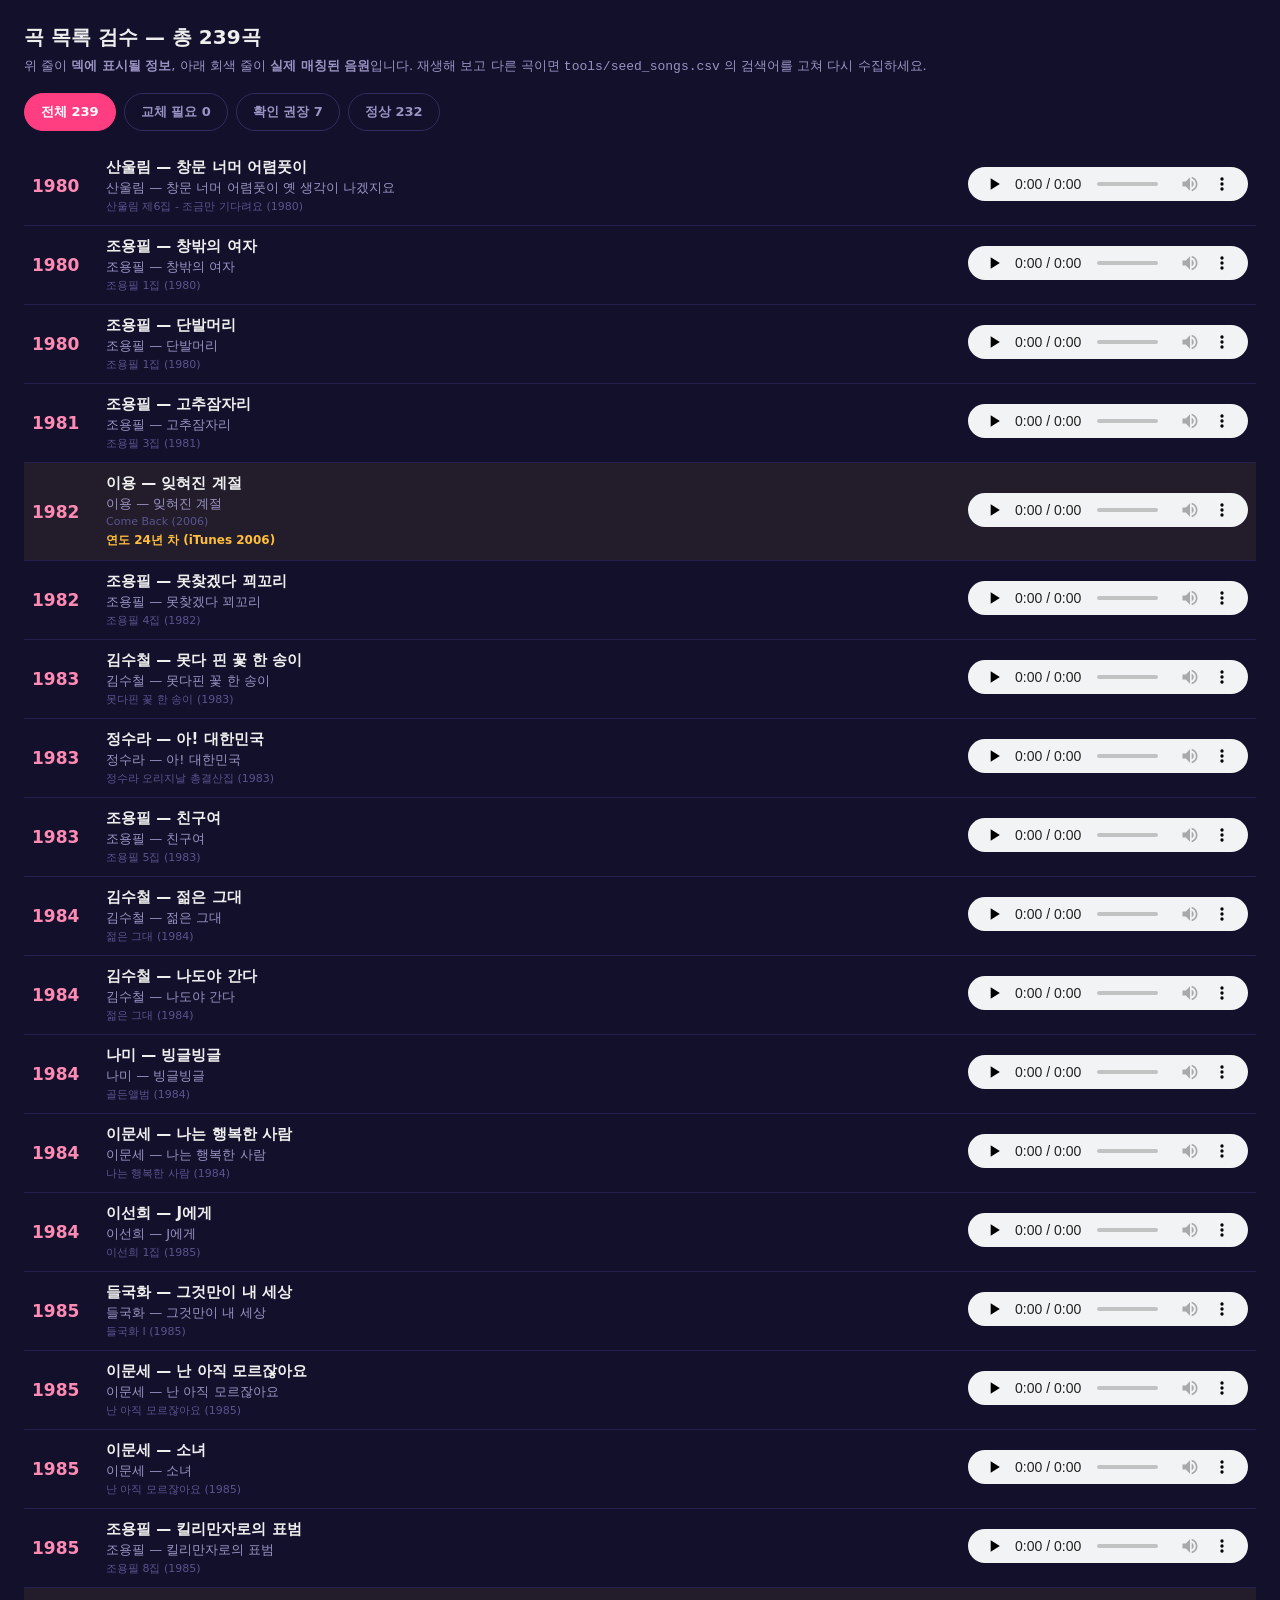
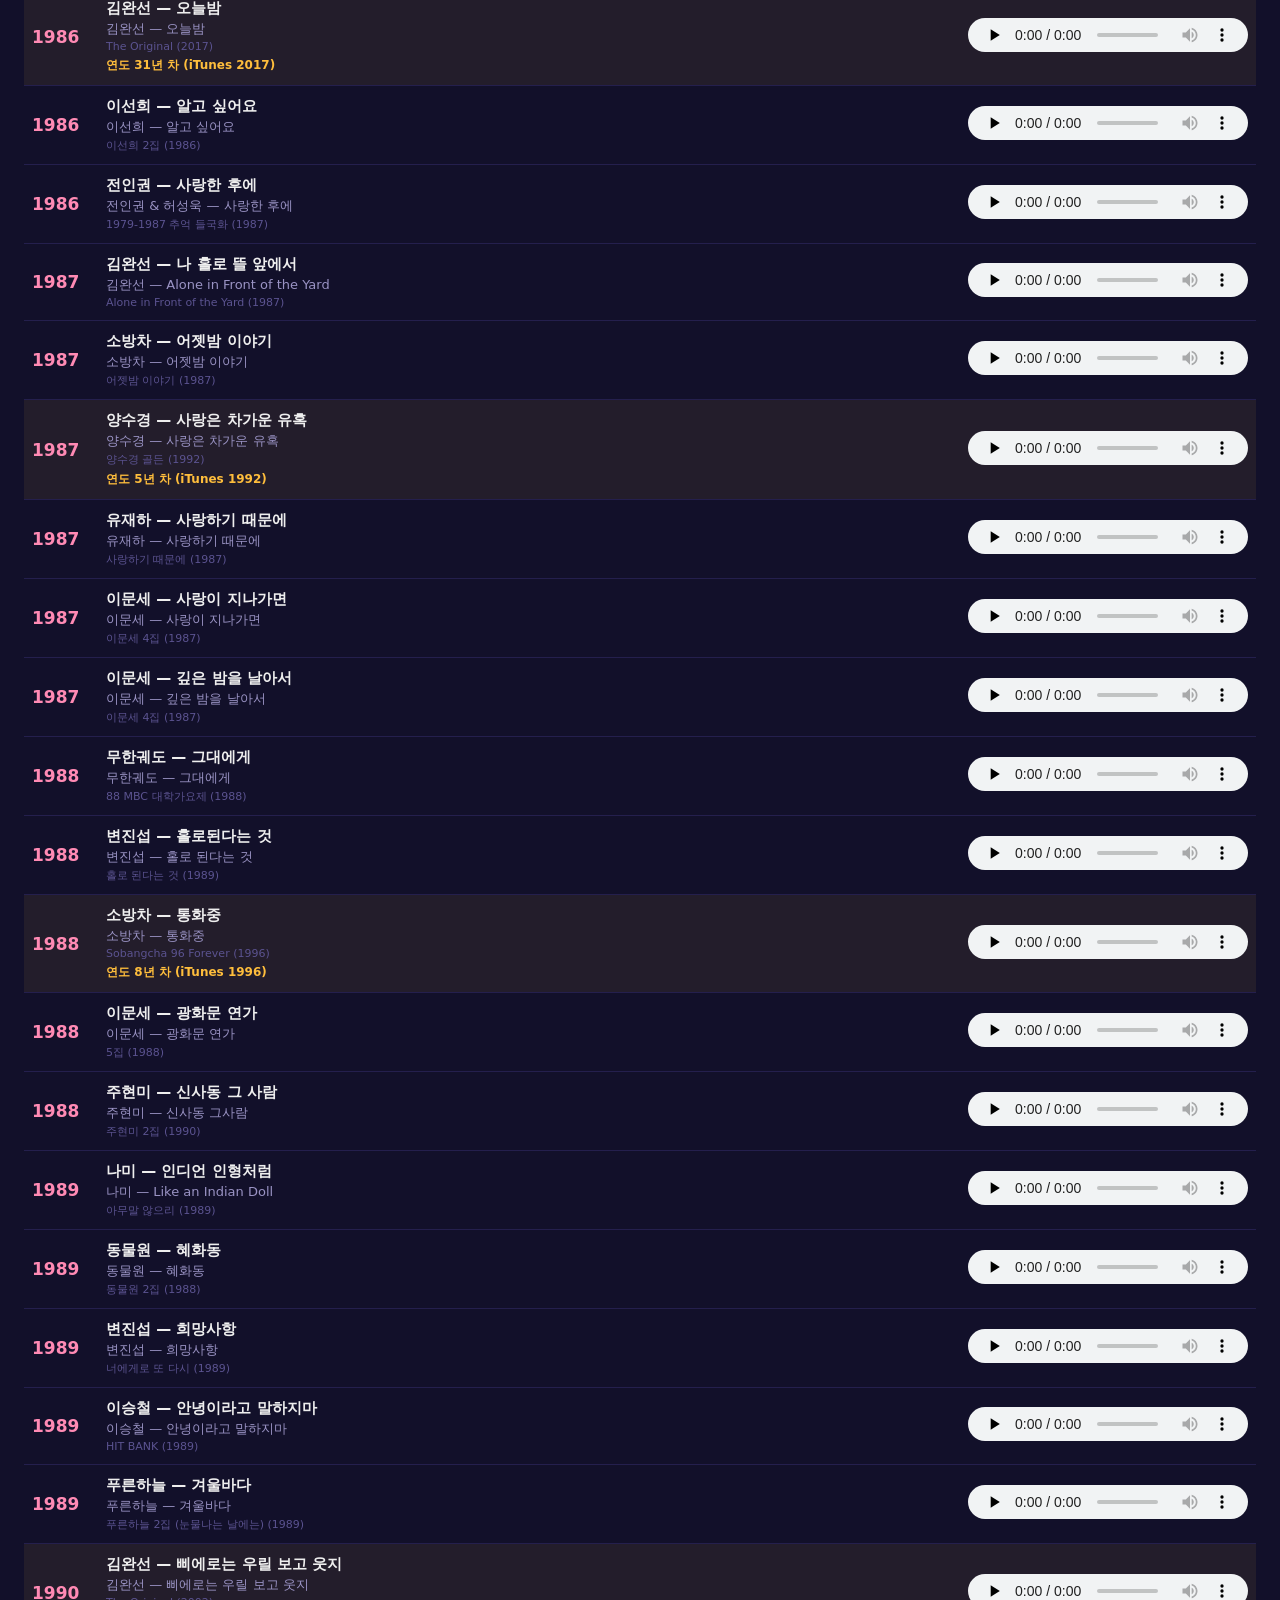
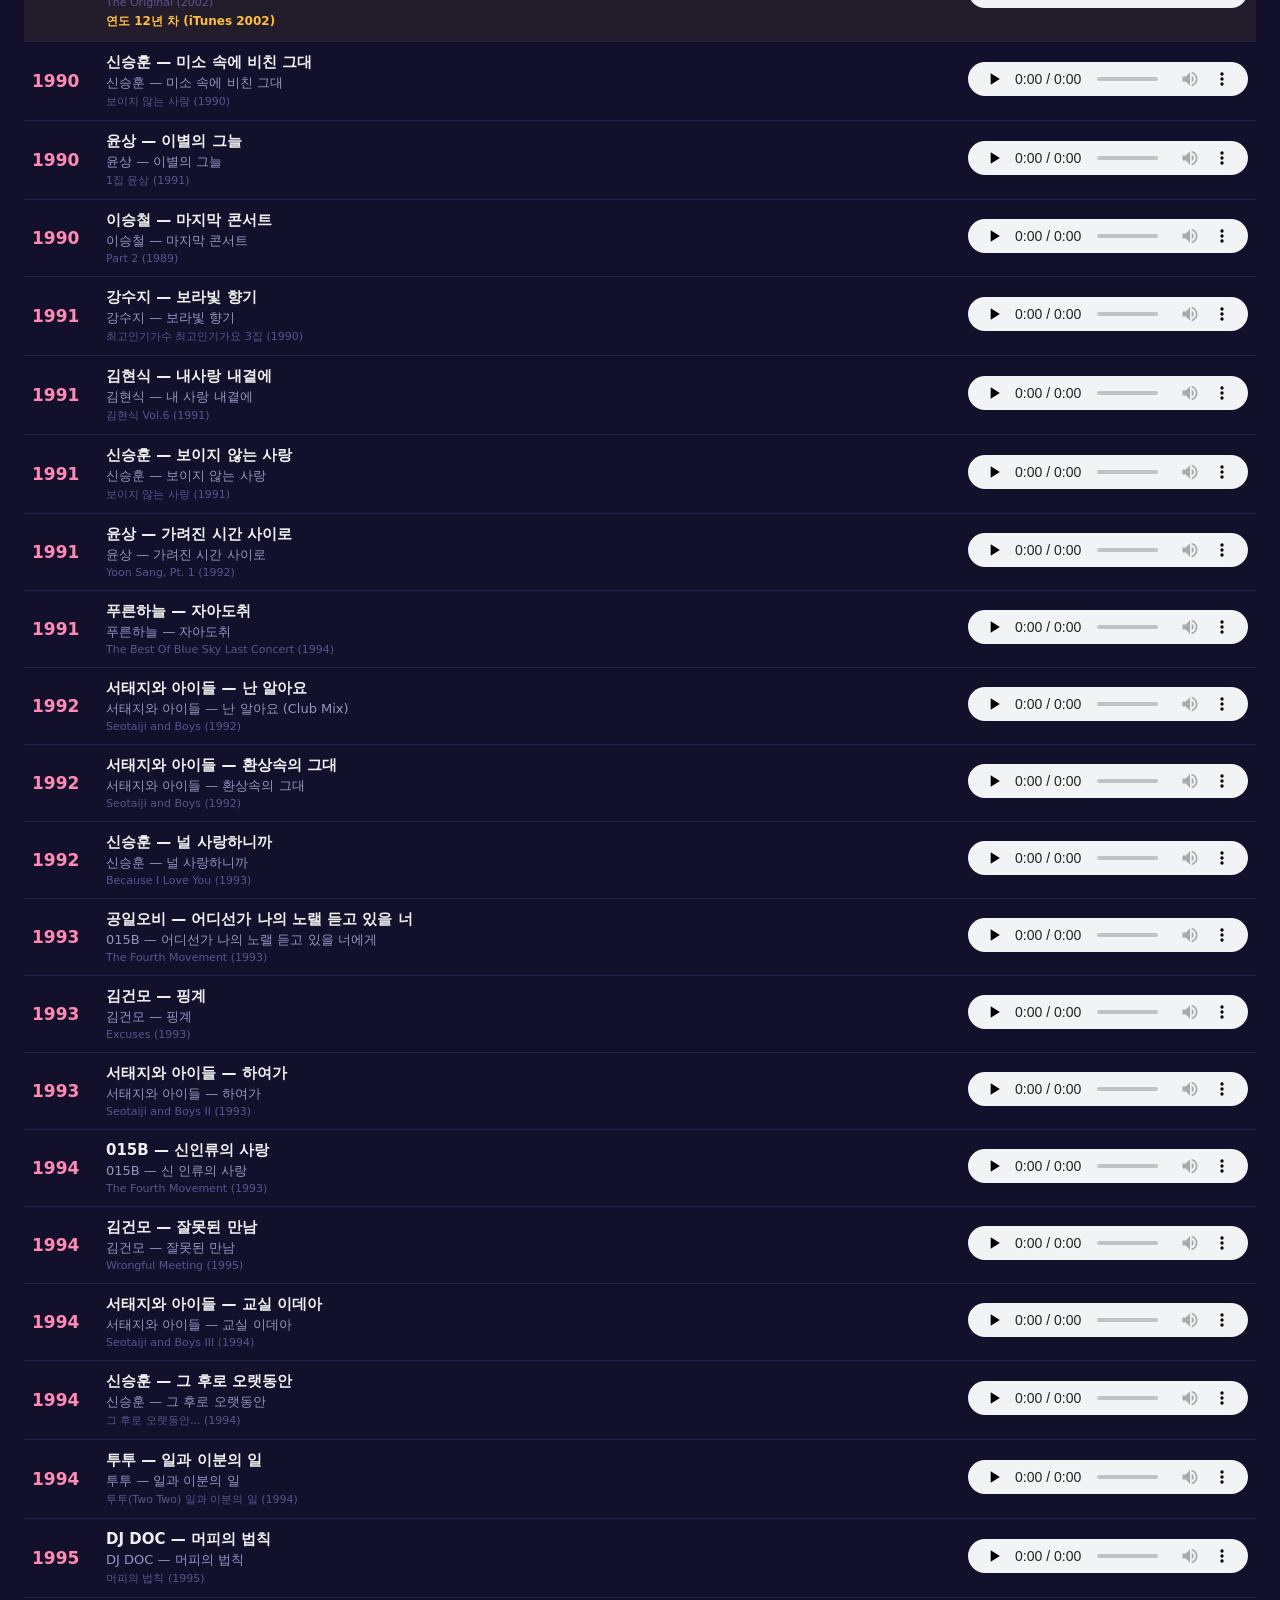
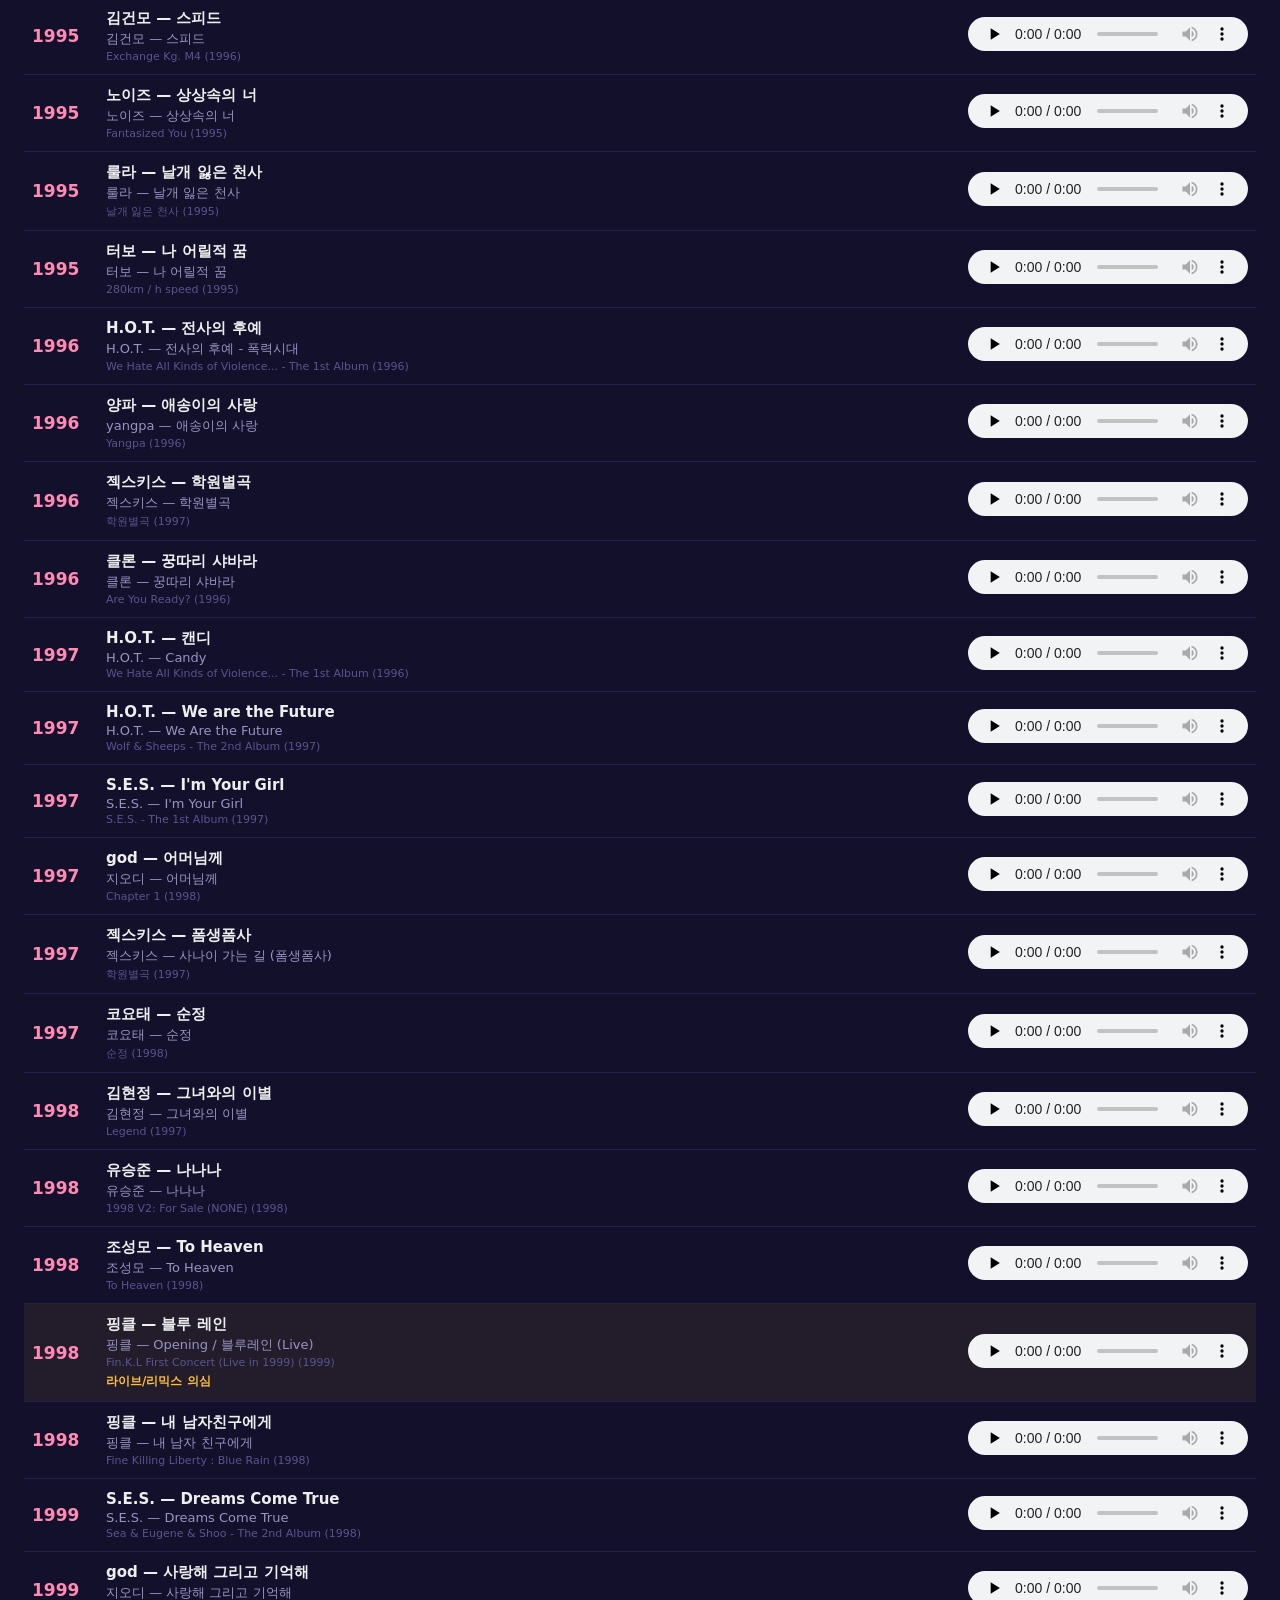
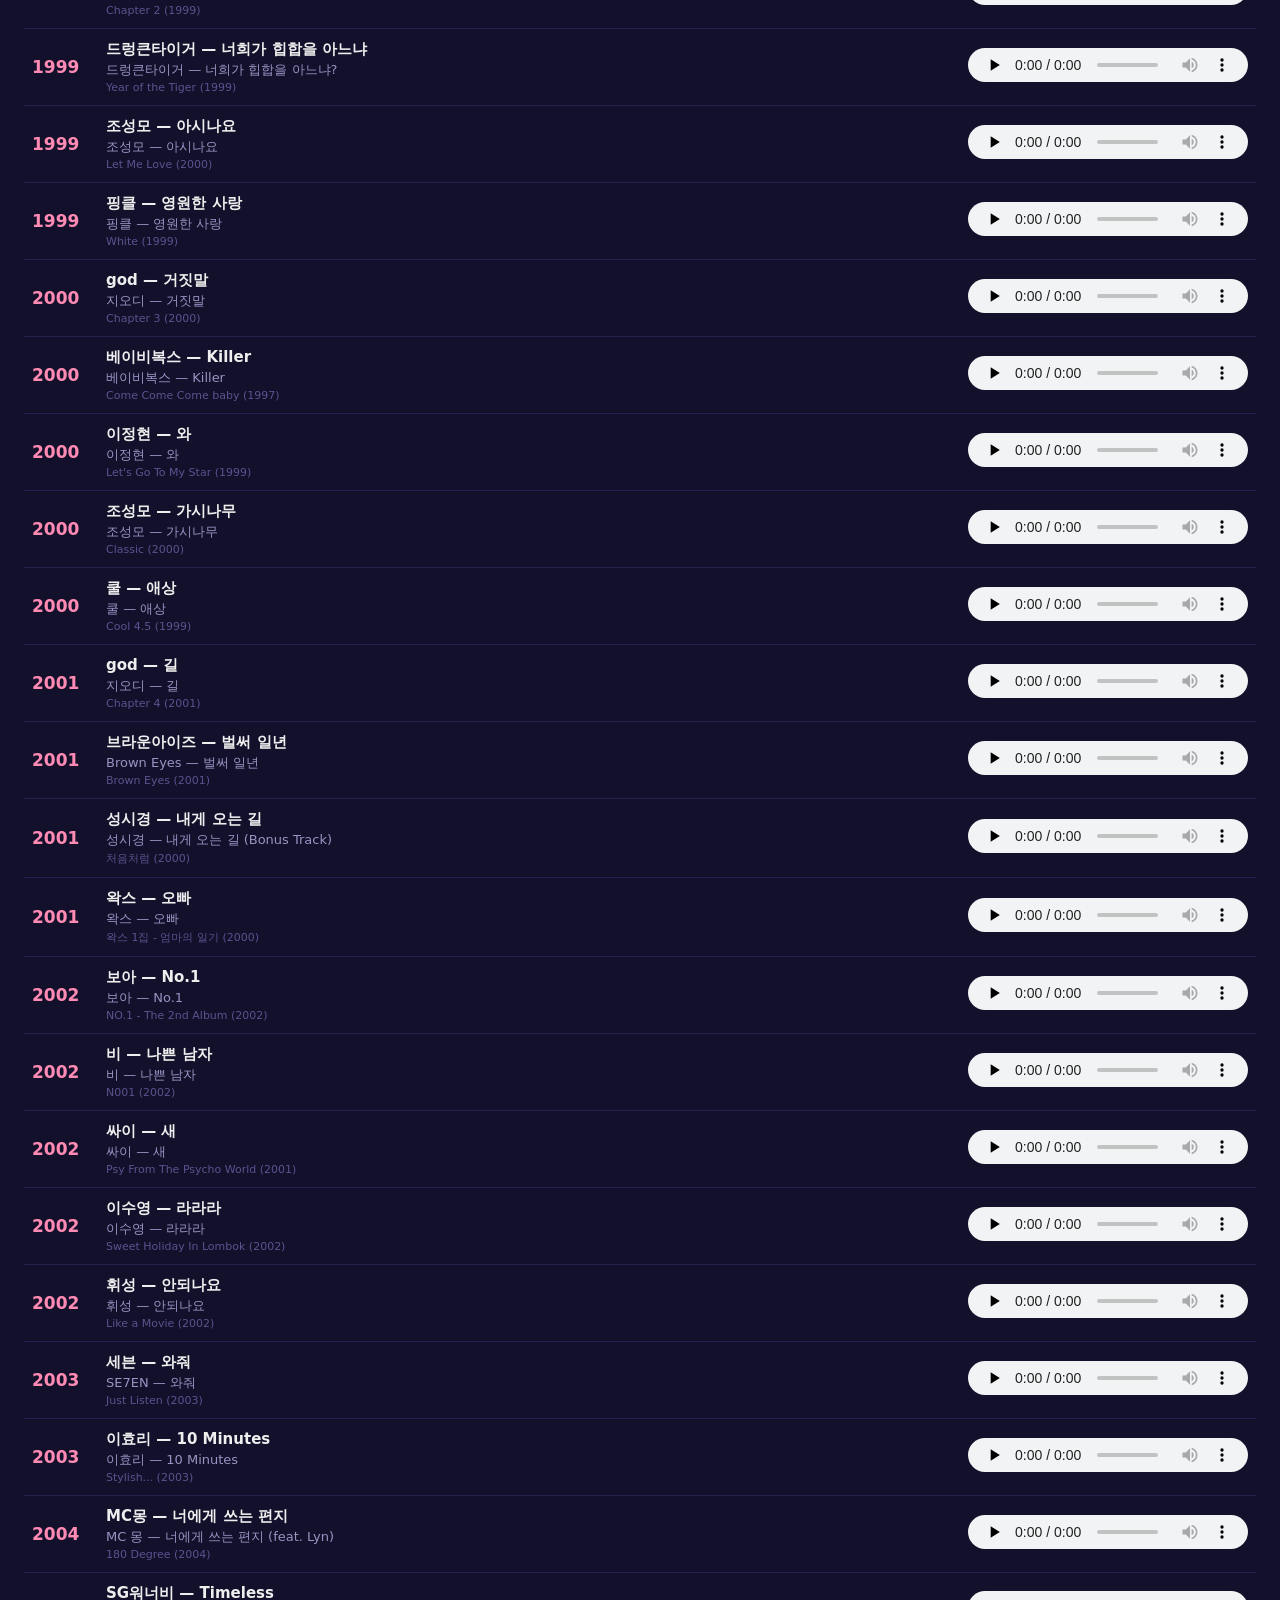
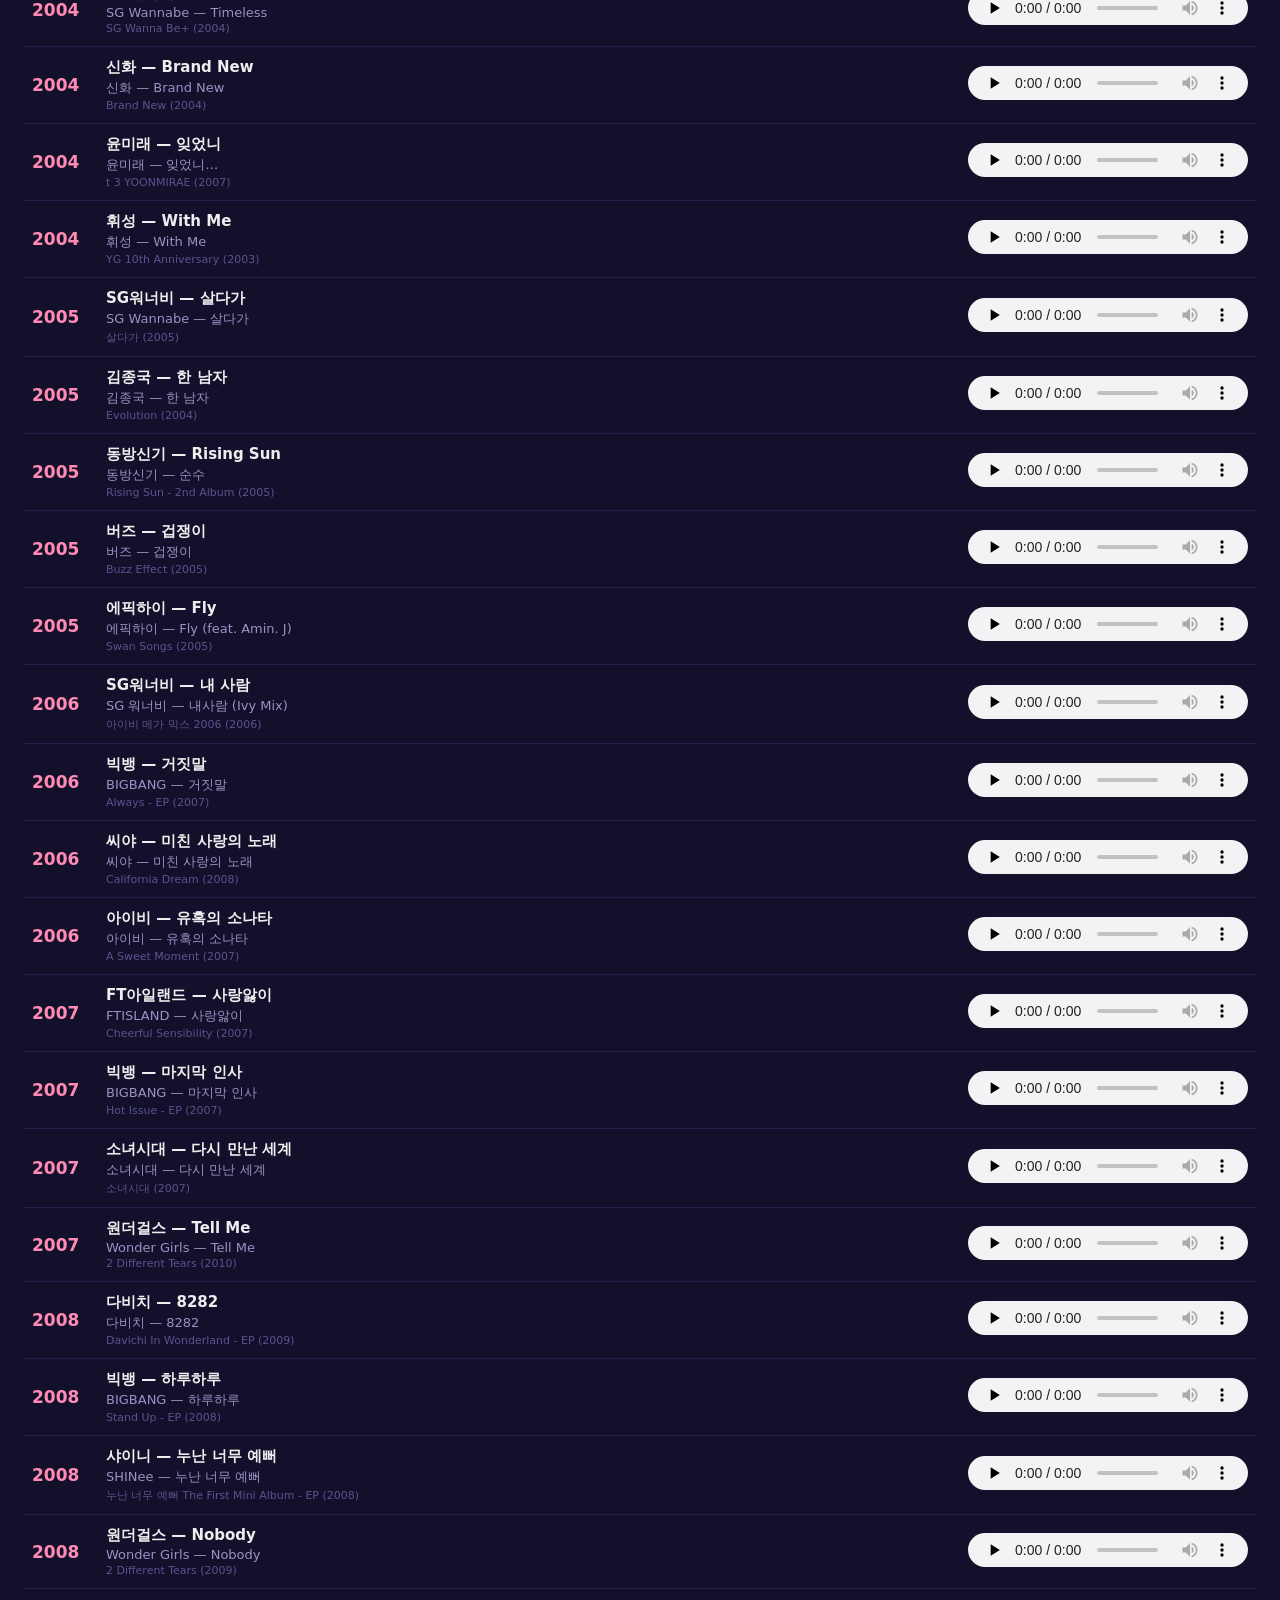
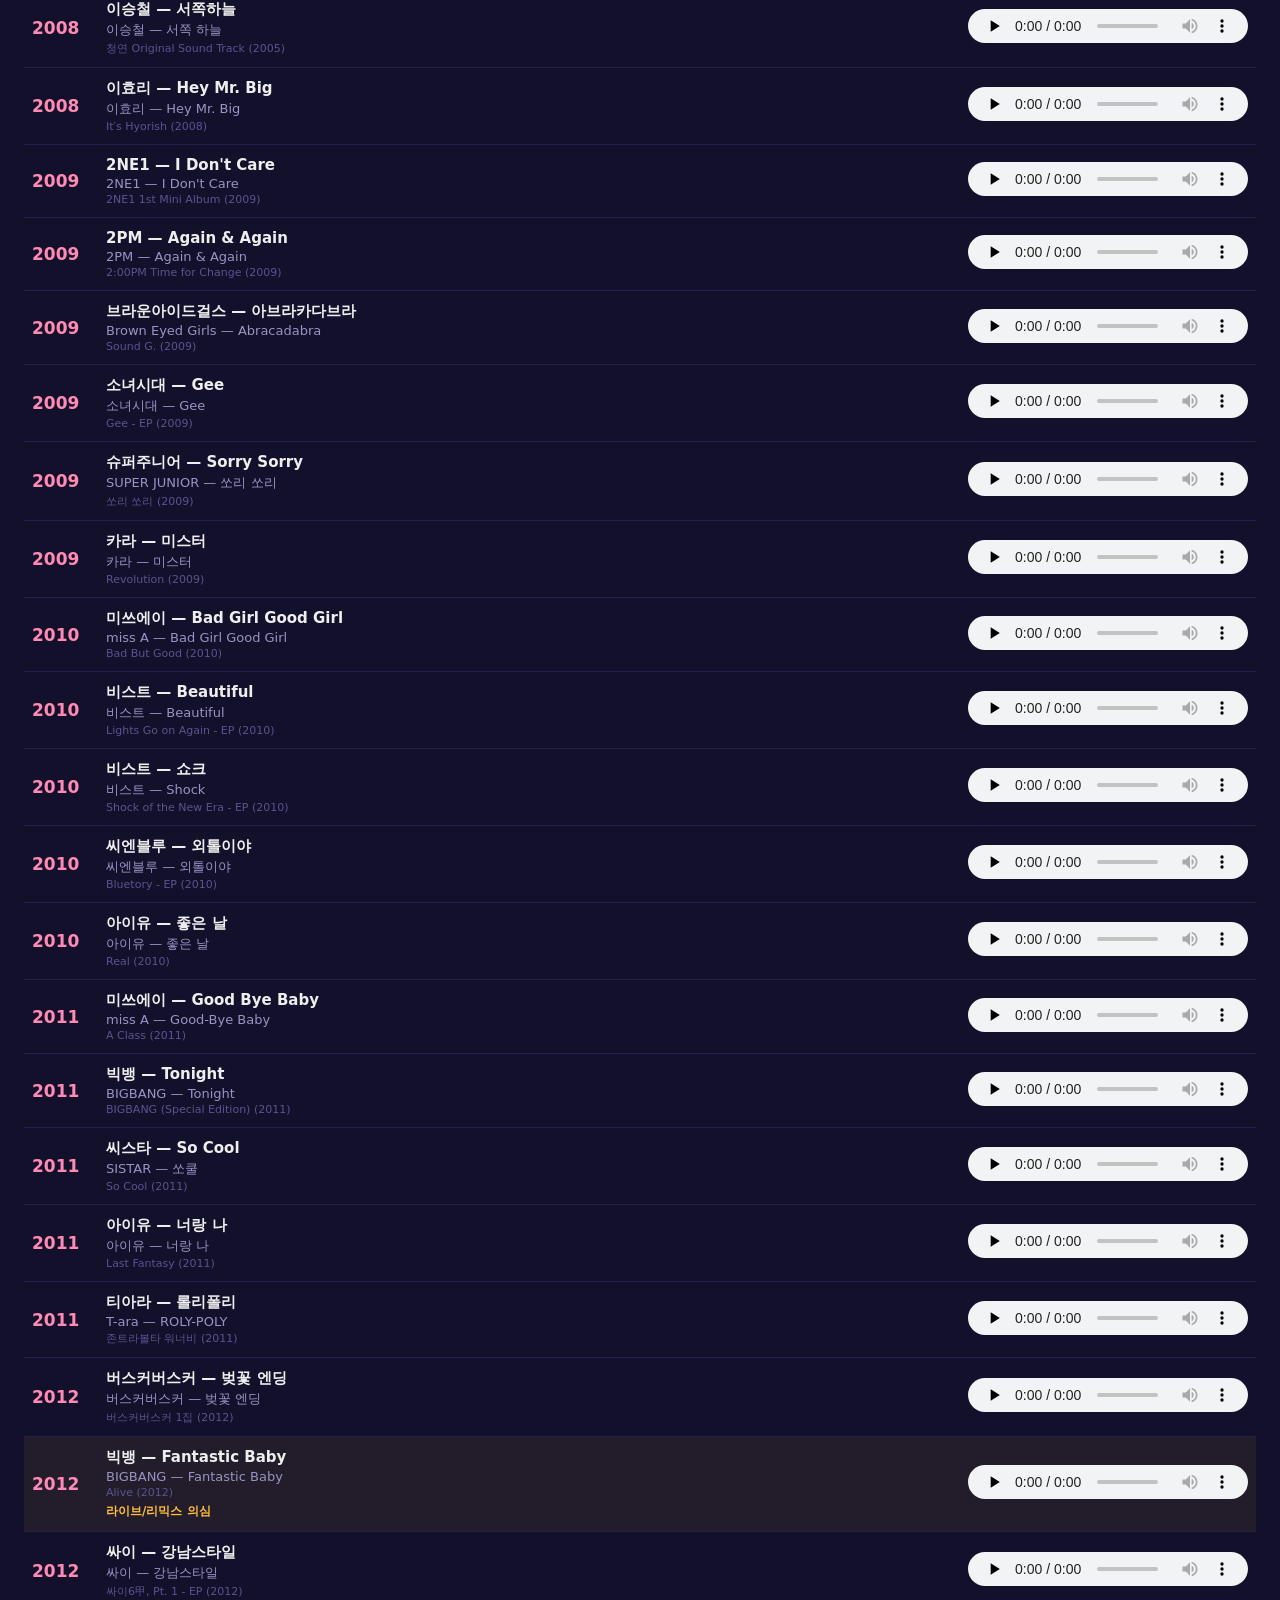
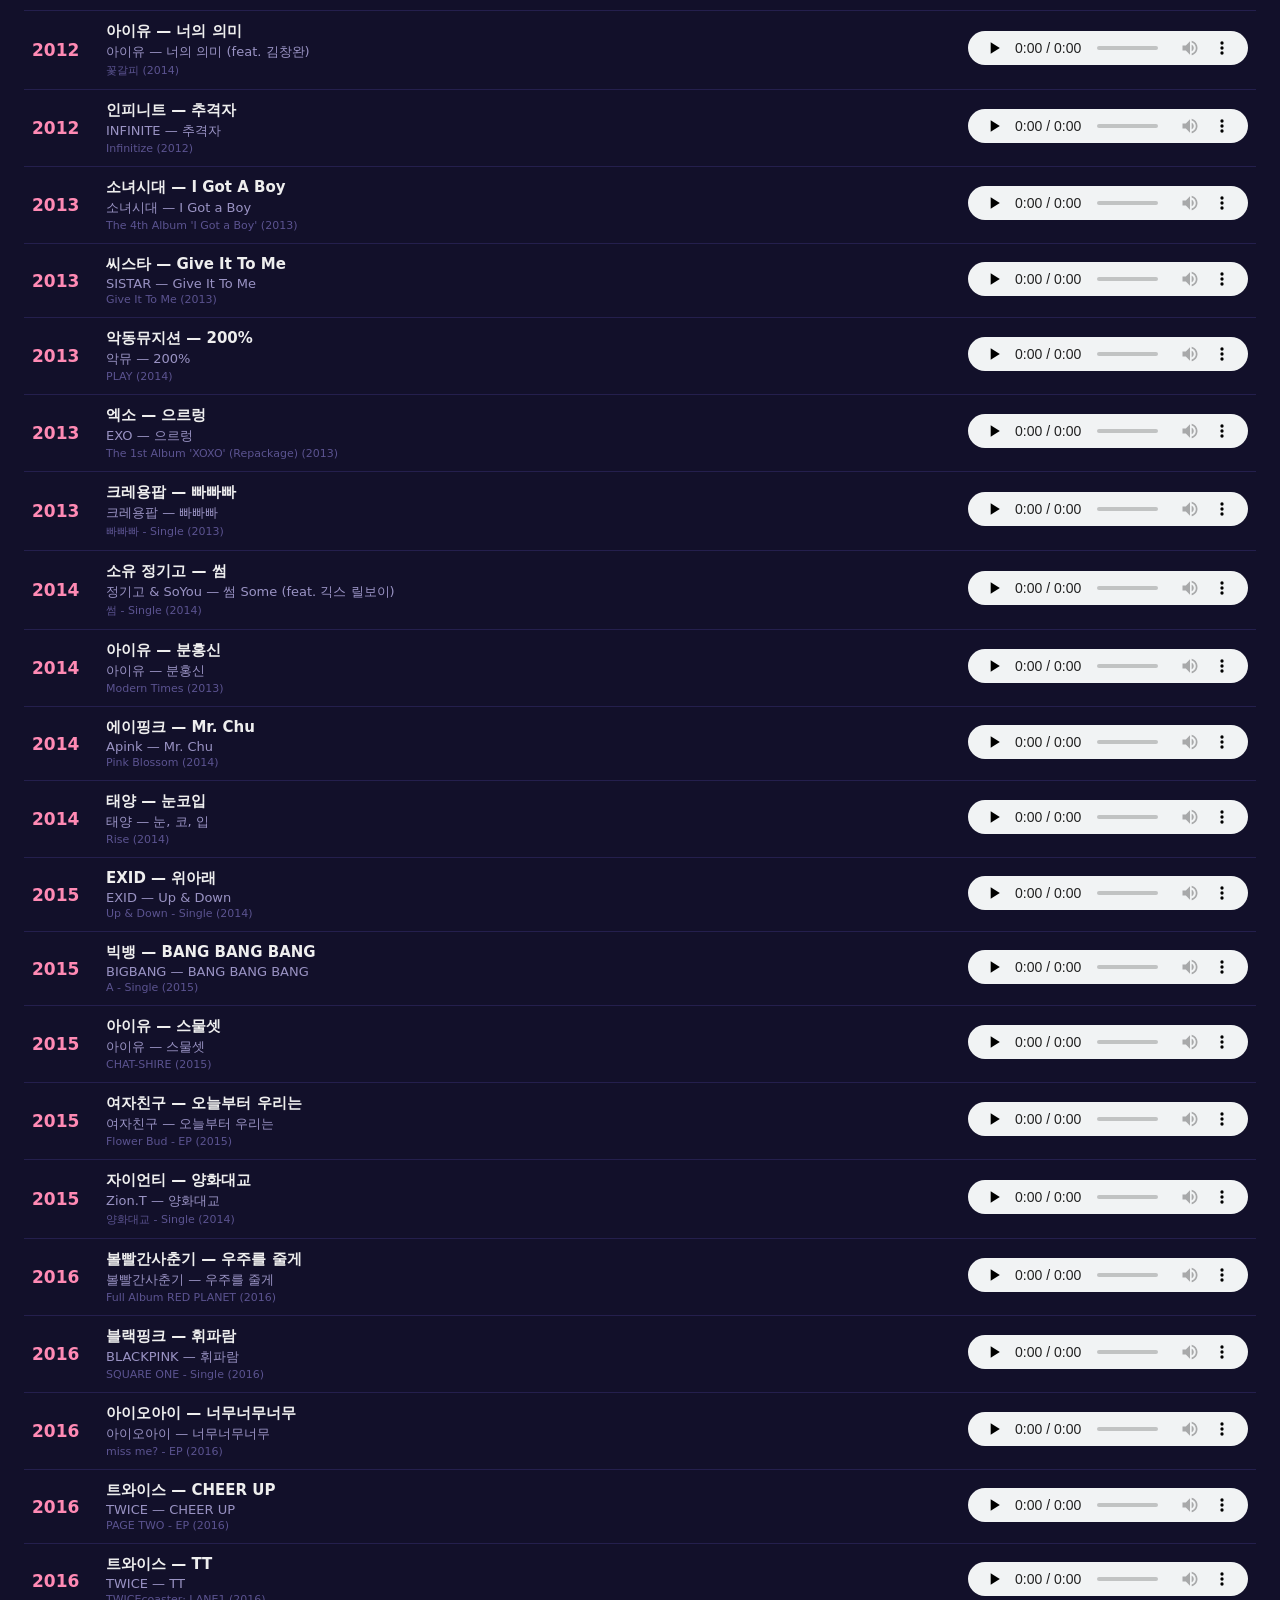
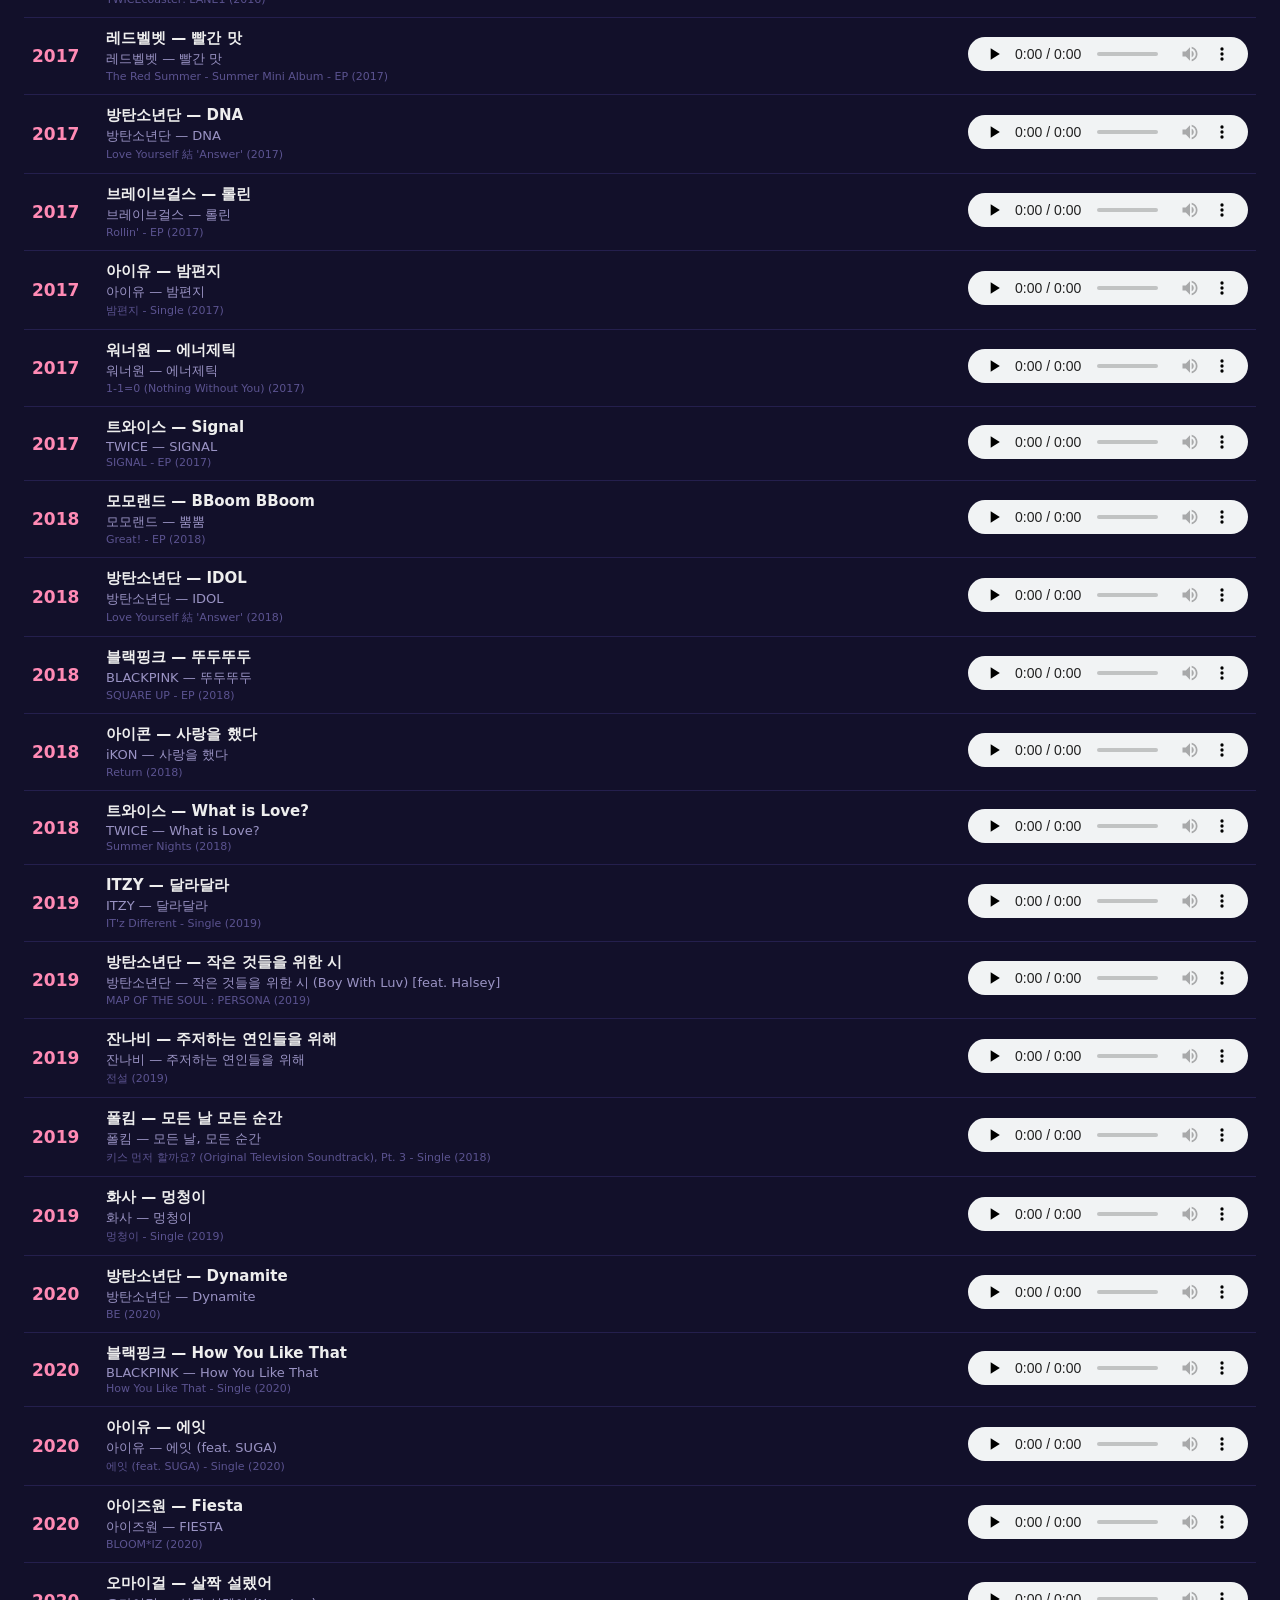
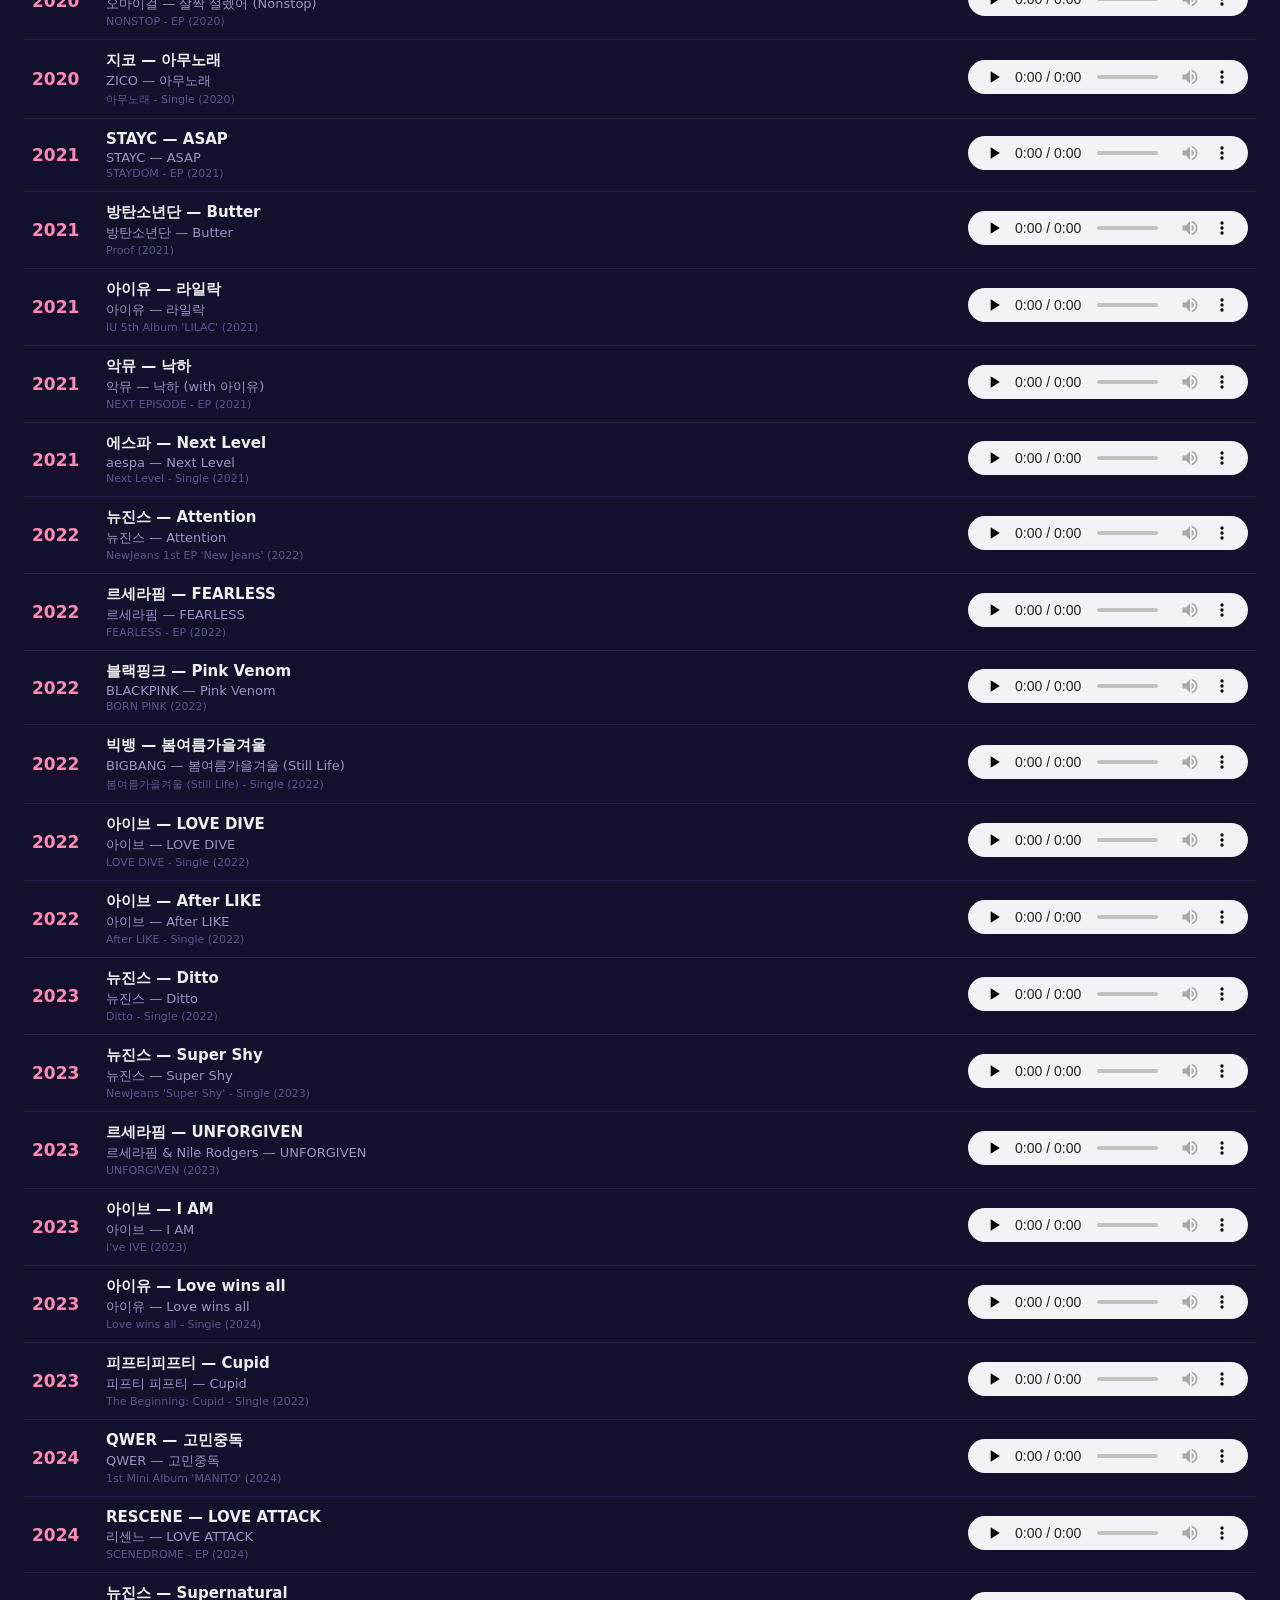
<file: tools/review.html>
<!doctype html>
<html lang="ko"><head><meta charset="utf-8">
<title>곡 목록 검수 — 239곡</title>
<style>
  body { font-family: 'Malgun Gothic', system-ui, sans-serif; background:#12102a; color:#eee;
         margin:0; padding:24px; }
  h1 { font-size:20px; margin:0 0 6px; }
  .sub { color:#9a93c4; font-size:13px; margin-bottom:18px; }
  .filters { display:flex; gap:8px; margin-bottom:16px; flex-wrap:wrap; }
  .filters button { padding:9px 16px; border-radius:99px; border:1px solid #322c5f;
                     background:transparent; color:#9a93c4; cursor:pointer; font-size:13px;
                     font-weight:600; font-family:inherit; }
  .filters button.on { background:#ff3d81; border-color:#ff3d81; color:#fff; }
  table { width:100%; border-collapse:collapse; }
  td { border-bottom:1px solid #241f4d; padding:11px 8px; vertical-align:middle; }
  .yr { width:58px; font-weight:800; font-size:17px; color:#ff8ab4; }
  .seed { font-weight:700; font-size:15px; }
  .matched { color:#9a93c4; font-size:13px; margin-top:2px; }
  .album { color:#5b5390; font-size:11px; margin-top:2px; }
  .flag { color:#ff5c6c; font-size:12px; margin-top:4px; font-weight:600; }
  tr.bad  { background:rgba(255,92,108,.10); }
  tr.warn { background:rgba(255,190,60,.07); }
  tr.warn .flag { color:#ffbe3c; }
  .play { width:290px; text-align:right; }
  audio { width:280px; height:34px; }
</style></head><body>
<h1>곡 목록 검수 — 총 239곡</h1>
<div class="sub">
  위 줄이 <b>덱에 표시될 정보</b>, 아래 회색 줄이 <b>실제 매칭된 음원</b>입니다.
  재생해 보고 다른 곡이면 <code>tools/seed_songs.csv</code> 의 검색어를 고쳐 다시 수집하세요.
</div>
<div class="filters">
  <button class="on" data-f="all">전체 239</button>
  <button data-f="bad">교체 필요 0</button>
  <button data-f="warn">확인 권장 7</button>
  <button data-f="ok">정상 232</button>
</div>
<table><tbody>
    <tr class="ok" data-level="ok">
      <td class="yr">1980</td>
      <td>
        <div class="seed">산울림 — 창문 너머 어렴풋이</div>
        <div class="matched">산울림 — 창문 너머 어렴풋이 옛 생각이 나겠지요</div>
        <div class="album">산울림 제6집 - 조금만 기다려요 (1980)</div>
        
      </td>
      <td class="play">
        <audio preload="none" controls src="https://audio-ssl.itunes.apple.com/itunes-assets/AudioPreview211/v4/6f/a0/20/6fa02006-f8fe-9d6d-8d9f-e71320a50a8e/mzaf_7297604857566775413.plus.aac.p.m4a"></audio>
      </td>
    </tr>
    <tr class="ok" data-level="ok">
      <td class="yr">1980</td>
      <td>
        <div class="seed">조용필 — 창밖의 여자</div>
        <div class="matched">조용필 — 창밖의 여자</div>
        <div class="album">조용필 1집 (1980)</div>
        
      </td>
      <td class="play">
        <audio preload="none" controls src="https://audio-ssl.itunes.apple.com/itunes-assets/AudioPreview115/v4/a5/3f/ed/a53fed9f-07f8-8425-43ac-40a3e608fae3/mzaf_12159473921273861785.plus.aac.p.m4a"></audio>
      </td>
    </tr>
    <tr class="ok" data-level="ok">
      <td class="yr">1980</td>
      <td>
        <div class="seed">조용필 — 단발머리</div>
        <div class="matched">조용필 — 단발머리</div>
        <div class="album">조용필 1집 (1980)</div>
        
      </td>
      <td class="play">
        <audio preload="none" controls src="https://audio-ssl.itunes.apple.com/itunes-assets/AudioPreview115/v4/48/82/ff/4882ffb9-73cf-18d8-245c-d1bf0114502e/mzaf_13277789640052268140.plus.aac.p.m4a"></audio>
      </td>
    </tr>
    <tr class="ok" data-level="ok">
      <td class="yr">1981</td>
      <td>
        <div class="seed">조용필 — 고추잠자리</div>
        <div class="matched">조용필 — 고추잠자리</div>
        <div class="album">조용필 3집 (1981)</div>
        
      </td>
      <td class="play">
        <audio preload="none" controls src="https://audio-ssl.itunes.apple.com/itunes-assets/AudioPreview115/v4/6f/75/9f/6f759f5a-c3a3-1bf3-28c9-a59dfac04fbe/mzaf_9582505897293647644.plus.aac.p.m4a"></audio>
      </td>
    </tr>
    <tr class="warn" data-level="warn">
      <td class="yr">1982</td>
      <td>
        <div class="seed">이용 — 잊혀진 계절</div>
        <div class="matched">이용 — 잊혀진 계절</div>
        <div class="album">Come Back (2006)</div>
        <div class="flag">연도 24년 차 (iTunes 2006)</div>
      </td>
      <td class="play">
        <audio preload="none" controls src="https://audio-ssl.itunes.apple.com/itunes-assets/AudioPreview112/v4/3a/5f/6a/3a5f6a8c-f1b5-8929-30ed-e8fce8cfc869/mzaf_11139035346318514629.plus.aac.p.m4a"></audio>
      </td>
    </tr>
    <tr class="ok" data-level="ok">
      <td class="yr">1982</td>
      <td>
        <div class="seed">조용필 — 못찾겠다 꾀꼬리</div>
        <div class="matched">조용필 — 못찾겠다 꾀꼬리</div>
        <div class="album">조용필 4집 (1982)</div>
        
      </td>
      <td class="play">
        <audio preload="none" controls src="https://audio-ssl.itunes.apple.com/itunes-assets/AudioPreview115/v4/7f/59/cc/7f59ccfb-123e-9f93-b6e6-7c0cf9c3c337/mzaf_14944757882772299079.plus.aac.p.m4a"></audio>
      </td>
    </tr>
    <tr class="ok" data-level="ok">
      <td class="yr">1983</td>
      <td>
        <div class="seed">김수철 — 못다 핀 꽃 한 송이</div>
        <div class="matched">김수철 — 못다핀 꽃 한 송이</div>
        <div class="album">못다핀 꽃 한 송이 (1983)</div>
        
      </td>
      <td class="play">
        <audio preload="none" controls src="https://audio-ssl.itunes.apple.com/itunes-assets/AudioPreview115/v4/a5/72/ee/a572ee9c-f6c7-d9f4-1006-3e9b32b6a140/mzaf_3157422128607240237.plus.aac.p.m4a"></audio>
      </td>
    </tr>
    <tr class="ok" data-level="ok">
      <td class="yr">1983</td>
      <td>
        <div class="seed">정수라 — 아! 대한민국</div>
        <div class="matched">정수라 — 아! 대한민국</div>
        <div class="album">정수라 오리지날 총결산집 (1983)</div>
        
      </td>
      <td class="play">
        <audio preload="none" controls src="https://audio-ssl.itunes.apple.com/itunes-assets/AudioPreview126/v4/27/ad/9e/27ad9eec-43d8-ea00-414b-a2f7cd15376c/mzaf_10782056874360695545.plus.aac.p.m4a"></audio>
      </td>
    </tr>
    <tr class="ok" data-level="ok">
      <td class="yr">1983</td>
      <td>
        <div class="seed">조용필 — 친구여</div>
        <div class="matched">조용필 — 친구여</div>
        <div class="album">조용필 5집 (1983)</div>
        
      </td>
      <td class="play">
        <audio preload="none" controls src="https://audio-ssl.itunes.apple.com/itunes-assets/AudioPreview125/v4/1a/09/55/1a0955c1-7071-02c0-4e2f-505647890a90/mzaf_1195514240489365045.plus.aac.p.m4a"></audio>
      </td>
    </tr>
    <tr class="ok" data-level="ok">
      <td class="yr">1984</td>
      <td>
        <div class="seed">김수철 — 젊은 그대</div>
        <div class="matched">김수철 — 젊은 그대</div>
        <div class="album">젊은 그대 (1984)</div>
        
      </td>
      <td class="play">
        <audio preload="none" controls src="https://audio-ssl.itunes.apple.com/itunes-assets/AudioPreview125/v4/f0/6a/5a/f06a5a95-429b-5718-fa4c-cd91027ad1ee/mzaf_2313606027205215626.plus.aac.p.m4a"></audio>
      </td>
    </tr>
    <tr class="ok" data-level="ok">
      <td class="yr">1984</td>
      <td>
        <div class="seed">김수철 — 나도야 간다</div>
        <div class="matched">김수철 — 나도야 간다</div>
        <div class="album">젊은 그대 (1984)</div>
        
      </td>
      <td class="play">
        <audio preload="none" controls src="https://audio-ssl.itunes.apple.com/itunes-assets/AudioPreview125/v4/3a/da/f6/3adaf6ce-09f1-d031-afed-9b4aa1056dee/mzaf_6309425741989515247.plus.aac.p.m4a"></audio>
      </td>
    </tr>
    <tr class="ok" data-level="ok">
      <td class="yr">1984</td>
      <td>
        <div class="seed">나미 — 빙글빙글</div>
        <div class="matched">나미 — 빙글빙글</div>
        <div class="album">골든앨범 (1984)</div>
        
      </td>
      <td class="play">
        <audio preload="none" controls src="https://audio-ssl.itunes.apple.com/itunes-assets/AudioPreview211/v4/69/9b/2c/699b2c63-b81c-2b19-d9a6-a4c262b2df82/mzaf_10407804219191157547.plus.aac.p.m4a"></audio>
      </td>
    </tr>
    <tr class="ok" data-level="ok">
      <td class="yr">1984</td>
      <td>
        <div class="seed">이문세 — 나는 행복한 사람</div>
        <div class="matched">이문세 — 나는 행복한 사람</div>
        <div class="album">나는 행복한 사람 (1984)</div>
        
      </td>
      <td class="play">
        <audio preload="none" controls src="https://audio-ssl.itunes.apple.com/itunes-assets/AudioPreview125/v4/d2/dd/1a/d2dd1a44-b6d2-16b1-0cd0-45f5602c25b2/mzaf_2671517249625136974.plus.aac.p.m4a"></audio>
      </td>
    </tr>
    <tr class="ok" data-level="ok">
      <td class="yr">1984</td>
      <td>
        <div class="seed">이선희 — J에게</div>
        <div class="matched">이선희 — J에게</div>
        <div class="album">이선희 1집 (1985)</div>
        
      </td>
      <td class="play">
        <audio preload="none" controls src="https://audio-ssl.itunes.apple.com/itunes-assets/AudioPreview115/v4/7c/1d/fa/7c1dfaa7-dbef-8dd5-9ba7-28fc8abc455c/mzaf_15143080955315119144.plus.aac.p.m4a"></audio>
      </td>
    </tr>
    <tr class="ok" data-level="ok">
      <td class="yr">1985</td>
      <td>
        <div class="seed">들국화 — 그것만이 내 세상</div>
        <div class="matched">들국화 — 그것만이 내 세상</div>
        <div class="album">들국화 Ⅰ (1985)</div>
        
      </td>
      <td class="play">
        <audio preload="none" controls src="https://audio-ssl.itunes.apple.com/itunes-assets/AudioPreview211/v4/38/fb/05/38fb0578-c32f-5fba-80ae-a72be35784d6/mzaf_15822574434953244220.plus.aac.p.m4a"></audio>
      </td>
    </tr>
    <tr class="ok" data-level="ok">
      <td class="yr">1985</td>
      <td>
        <div class="seed">이문세 — 난 아직 모르잖아요</div>
        <div class="matched">이문세 — 난 아직 모르잖아요</div>
        <div class="album">난 아직 모르잖아요 (1985)</div>
        
      </td>
      <td class="play">
        <audio preload="none" controls src="https://audio-ssl.itunes.apple.com/itunes-assets/AudioPreview125/v4/da/e6/3c/dae63c77-e809-6ffd-11c6-388ea95ac94f/mzaf_18277193119107169427.plus.aac.p.m4a"></audio>
      </td>
    </tr>
    <tr class="ok" data-level="ok">
      <td class="yr">1985</td>
      <td>
        <div class="seed">이문세 — 소녀</div>
        <div class="matched">이문세 — 소녀</div>
        <div class="album">난 아직 모르잖아요 (1985)</div>
        
      </td>
      <td class="play">
        <audio preload="none" controls src="https://audio-ssl.itunes.apple.com/itunes-assets/AudioPreview125/v4/a4/37/61/a43761ff-9227-4c08-6fe1-1bc2ae5a63e2/mzaf_2608232759720959105.plus.aac.p.m4a"></audio>
      </td>
    </tr>
    <tr class="ok" data-level="ok">
      <td class="yr">1985</td>
      <td>
        <div class="seed">조용필 — 킬리만자로의 표범</div>
        <div class="matched">조용필 — 킬리만자로의 표범</div>
        <div class="album">조용필 8집 (1985)</div>
        
      </td>
      <td class="play">
        <audio preload="none" controls src="https://audio-ssl.itunes.apple.com/itunes-assets/AudioPreview125/v4/b2/c5/45/b2c5457a-a666-9270-c469-8ca59e417d41/mzaf_14746178902134014087.plus.aac.p.m4a"></audio>
      </td>
    </tr>
    <tr class="warn" data-level="warn">
      <td class="yr">1986</td>
      <td>
        <div class="seed">김완선 — 오늘밤</div>
        <div class="matched">김완선 — 오늘밤</div>
        <div class="album">The Original (2017)</div>
        <div class="flag">연도 31년 차 (iTunes 2017)</div>
      </td>
      <td class="play">
        <audio preload="none" controls src="https://audio-ssl.itunes.apple.com/itunes-assets/AudioPreview126/v4/bd/9c/8d/bd9c8d87-4fed-2a31-99c9-d51bf3c0a6e8/mzaf_1905730186242302001.plus.aac.p.m4a"></audio>
      </td>
    </tr>
    <tr class="ok" data-level="ok">
      <td class="yr">1986</td>
      <td>
        <div class="seed">이선희 — 알고 싶어요</div>
        <div class="matched">이선희 — 알고 싶어요</div>
        <div class="album">이선희 2집 (1986)</div>
        
      </td>
      <td class="play">
        <audio preload="none" controls src="https://audio-ssl.itunes.apple.com/itunes-assets/AudioPreview115/v4/d6/f3/c7/d6f3c750-6b17-44c8-073d-da8951f4cc1a/mzaf_5033372963569476859.plus.aac.p.m4a"></audio>
      </td>
    </tr>
    <tr class="ok" data-level="ok">
      <td class="yr">1986</td>
      <td>
        <div class="seed">전인권 — 사랑한 후에</div>
        <div class="matched">전인권 &amp; 허성욱 — 사랑한 후에</div>
        <div class="album">1979-1987 추억 들국화 (1987)</div>
        
      </td>
      <td class="play">
        <audio preload="none" controls src="https://audio-ssl.itunes.apple.com/itunes-assets/AudioPreview221/v4/1d/74/3c/1d743c06-059d-35cc-2107-55af0e1306b7/mzaf_15707757702697330776.plus.aac.p.m4a"></audio>
      </td>
    </tr>
    <tr class="ok" data-level="ok">
      <td class="yr">1987</td>
      <td>
        <div class="seed">김완선 — 나 홀로 뜰 앞에서</div>
        <div class="matched">김완선 — Alone in Front of the Yard</div>
        <div class="album">Alone in Front of the Yard (1987)</div>
        
      </td>
      <td class="play">
        <audio preload="none" controls src="https://audio-ssl.itunes.apple.com/itunes-assets/AudioPreview112/v4/33/ae/b8/33aeb8f2-d3fd-d2af-4e48-e8e6f7eed11e/mzaf_17230497690869167861.plus.aac.p.m4a"></audio>
      </td>
    </tr>
    <tr class="ok" data-level="ok">
      <td class="yr">1987</td>
      <td>
        <div class="seed">소방차 — 어젯밤 이야기</div>
        <div class="matched">소방차 — 어젯밤 이야기</div>
        <div class="album">어젯밤 이야기 (1987)</div>
        
      </td>
      <td class="play">
        <audio preload="none" controls src="https://audio-ssl.itunes.apple.com/itunes-assets/AudioPreview122/v4/79/fb/05/79fb05ec-d9bf-fbfa-c8e3-24f028589614/mzaf_2080199511518981974.plus.aac.p.m4a"></audio>
      </td>
    </tr>
    <tr class="warn" data-level="warn">
      <td class="yr">1987</td>
      <td>
        <div class="seed">양수경 — 사랑은 차가운 유혹</div>
        <div class="matched">양수경 — 사랑은 차가운 유혹</div>
        <div class="album">양수경 골든 (1992)</div>
        <div class="flag">연도 5년 차 (iTunes 1992)</div>
      </td>
      <td class="play">
        <audio preload="none" controls src="https://audio-ssl.itunes.apple.com/itunes-assets/AudioPreview116/v4/ca/20/0b/ca200b0e-2c4f-202e-6408-4eb872aa5c11/mzaf_3130628474402802191.plus.aac.p.m4a"></audio>
      </td>
    </tr>
    <tr class="ok" data-level="ok">
      <td class="yr">1987</td>
      <td>
        <div class="seed">유재하 — 사랑하기 때문에</div>
        <div class="matched">유재하 — 사랑하기 때문에</div>
        <div class="album">사랑하기 때문에 (1987)</div>
        
      </td>
      <td class="play">
        <audio preload="none" controls src="https://audio-ssl.itunes.apple.com/itunes-assets/AudioPreview115/v4/a2/c5/2b/a2c52bf9-f765-3f53-ca25-585872982ada/mzaf_1790050423469673084.plus.aac.p.m4a"></audio>
      </td>
    </tr>
    <tr class="ok" data-level="ok">
      <td class="yr">1987</td>
      <td>
        <div class="seed">이문세 — 사랑이 지나가면</div>
        <div class="matched">이문세 — 사랑이 지나가면</div>
        <div class="album">이문세 4집 (1987)</div>
        
      </td>
      <td class="play">
        <audio preload="none" controls src="https://audio-ssl.itunes.apple.com/itunes-assets/AudioPreview125/v4/de/6c/ad/de6cad88-2f01-30f6-a9dc-31c931c8c249/mzaf_6860068855885512111.plus.aac.p.m4a"></audio>
      </td>
    </tr>
    <tr class="ok" data-level="ok">
      <td class="yr">1987</td>
      <td>
        <div class="seed">이문세 — 깊은 밤을 날아서</div>
        <div class="matched">이문세 — 깊은 밤을 날아서</div>
        <div class="album">이문세 4집 (1987)</div>
        
      </td>
      <td class="play">
        <audio preload="none" controls src="https://audio-ssl.itunes.apple.com/itunes-assets/AudioPreview125/v4/c3/28/f3/c328f35e-9897-46ed-9c83-45f350971050/mzaf_15750567828617364676.plus.aac.p.m4a"></audio>
      </td>
    </tr>
    <tr class="ok" data-level="ok">
      <td class="yr">1988</td>
      <td>
        <div class="seed">무한궤도 — 그대에게</div>
        <div class="matched">무한궤도 — 그대에게</div>
        <div class="album">88 MBC 대학가요제 (1988)</div>
        
      </td>
      <td class="play">
        <audio preload="none" controls src="https://audio-ssl.itunes.apple.com/itunes-assets/AudioPreview126/v4/01/de/24/01de24a7-0aac-10a5-e126-aed6dac5cb10/mzaf_18104498676927111610.plus.aac.p.m4a"></audio>
      </td>
    </tr>
    <tr class="ok" data-level="ok">
      <td class="yr">1988</td>
      <td>
        <div class="seed">변진섭 — 홀로된다는 것</div>
        <div class="matched">변진섭 — 홀로 된다는 것</div>
        <div class="album">홀로 된다는 것 (1989)</div>
        
      </td>
      <td class="play">
        <audio preload="none" controls src="https://audio-ssl.itunes.apple.com/itunes-assets/AudioPreview115/v4/c9/19/3f/c9193f3d-2a7d-e435-f86a-9844ba2336f4/mzaf_14895385856696652566.plus.aac.p.m4a"></audio>
      </td>
    </tr>
    <tr class="warn" data-level="warn">
      <td class="yr">1988</td>
      <td>
        <div class="seed">소방차 — 통화중</div>
        <div class="matched">소방차 — 통화중</div>
        <div class="album">Sobangcha 96 Forever (1996)</div>
        <div class="flag">연도 8년 차 (iTunes 1996)</div>
      </td>
      <td class="play">
        <audio preload="none" controls src="https://audio-ssl.itunes.apple.com/itunes-assets/AudioPreview211/v4/7d/d1/08/7dd10804-b0eb-6de2-06c8-7971f91240ab/mzaf_6108112549151784589.plus.aac.p.m4a"></audio>
      </td>
    </tr>
    <tr class="ok" data-level="ok">
      <td class="yr">1988</td>
      <td>
        <div class="seed">이문세 — 광화문 연가</div>
        <div class="matched">이문세 — 광화문 연가</div>
        <div class="album">5집 (1988)</div>
        
      </td>
      <td class="play">
        <audio preload="none" controls src="https://audio-ssl.itunes.apple.com/itunes-assets/AudioPreview115/v4/e2/6f/ee/e26feea5-5b5b-98e7-a969-ea18491b790e/mzaf_9114597391113564647.plus.aac.p.m4a"></audio>
      </td>
    </tr>
    <tr class="ok" data-level="ok">
      <td class="yr">1988</td>
      <td>
        <div class="seed">주현미 — 신사동 그 사람</div>
        <div class="matched">주현미 — 신사동 그사람</div>
        <div class="album">주현미 2집 (1990)</div>
        
      </td>
      <td class="play">
        <audio preload="none" controls src="https://audio-ssl.itunes.apple.com/itunes-assets/AudioPreview125/v4/6e/da/4a/6eda4a03-33e8-0635-9619-201bc3ce056e/mzaf_7220103818294711137.plus.aac.p.m4a"></audio>
      </td>
    </tr>
    <tr class="ok" data-level="ok">
      <td class="yr">1989</td>
      <td>
        <div class="seed">나미 — 인디언 인형처럼</div>
        <div class="matched">나미 — Like an Indian Doll</div>
        <div class="album">아무말 않으리 (1989)</div>
        
      </td>
      <td class="play">
        <audio preload="none" controls src="https://audio-ssl.itunes.apple.com/itunes-assets/AudioPreview122/v4/98/96/f6/9896f630-a17d-d516-d657-87c7ed045992/mzaf_17980772345705825409.plus.aac.p.m4a"></audio>
      </td>
    </tr>
    <tr class="ok" data-level="ok">
      <td class="yr">1989</td>
      <td>
        <div class="seed">동물원 — 혜화동</div>
        <div class="matched">동물원 — 혜화동</div>
        <div class="album">동물원 2집 (1988)</div>
        
      </td>
      <td class="play">
        <audio preload="none" controls src="https://audio-ssl.itunes.apple.com/itunes-assets/AudioPreview122/v4/15/54/65/1554657f-c57d-0d43-d598-e7210fad4597/mzaf_17595217115524511136.plus.aac.p.m4a"></audio>
      </td>
    </tr>
    <tr class="ok" data-level="ok">
      <td class="yr">1989</td>
      <td>
        <div class="seed">변진섭 — 희망사항</div>
        <div class="matched">변진섭 — 희망사항</div>
        <div class="album">너에게로 또 다시 (1989)</div>
        
      </td>
      <td class="play">
        <audio preload="none" controls src="https://audio-ssl.itunes.apple.com/itunes-assets/AudioPreview122/v4/56/3e/5e/563e5e28-465e-52e2-76f4-9715cf5bc32e/mzaf_17022097414201996493.plus.aac.p.m4a"></audio>
      </td>
    </tr>
    <tr class="ok" data-level="ok">
      <td class="yr">1989</td>
      <td>
        <div class="seed">이승철 — 안녕이라고 말하지마</div>
        <div class="matched">이승철 — 안녕이라고 말하지마</div>
        <div class="album">HIT BANK (1989)</div>
        
      </td>
      <td class="play">
        <audio preload="none" controls src="https://audio-ssl.itunes.apple.com/itunes-assets/AudioPreview221/v4/86/3c/50/863c5002-2387-053a-df57-04783423e9b9/mzaf_8811575982127651289.plus.aac.p.m4a"></audio>
      </td>
    </tr>
    <tr class="ok" data-level="ok">
      <td class="yr">1989</td>
      <td>
        <div class="seed">푸른하늘 — 겨울바다</div>
        <div class="matched">푸른하늘 — 겨울바다</div>
        <div class="album">푸른하늘 2집 (눈물나는 날에는) (1989)</div>
        
      </td>
      <td class="play">
        <audio preload="none" controls src="https://audio-ssl.itunes.apple.com/itunes-assets/AudioPreview221/v4/d2/ff/84/d2ff846b-5271-8225-1a0f-bb7cd80934e7/mzaf_8606978568511164873.plus.aac.p.m4a"></audio>
      </td>
    </tr>
    <tr class="warn" data-level="warn">
      <td class="yr">1990</td>
      <td>
        <div class="seed">김완선 — 삐에로는 우릴 보고 웃지</div>
        <div class="matched">김완선 — 삐에로는 우릴 보고 웃지</div>
        <div class="album">The Original (2002)</div>
        <div class="flag">연도 12년 차 (iTunes 2002)</div>
      </td>
      <td class="play">
        <audio preload="none" controls src="https://audio-ssl.itunes.apple.com/itunes-assets/AudioPreview116/v4/3d/17/21/3d17214e-9ef6-b3bc-f472-fce6d3136c89/mzaf_476842324690750519.plus.aac.p.m4a"></audio>
      </td>
    </tr>
    <tr class="ok" data-level="ok">
      <td class="yr">1990</td>
      <td>
        <div class="seed">신승훈 — 미소 속에 비친 그대</div>
        <div class="matched">신승훈 — 미소 속에 비친 그대</div>
        <div class="album">보이지 않는 사랑 (1990)</div>
        
      </td>
      <td class="play">
        <audio preload="none" controls src="https://audio-ssl.itunes.apple.com/itunes-assets/AudioPreview116/v4/6c/e3/0d/6ce30d97-fbc0-097c-0bef-8638273e54c3/mzaf_1516762033264849566.plus.aac.p.m4a"></audio>
      </td>
    </tr>
    <tr class="ok" data-level="ok">
      <td class="yr">1990</td>
      <td>
        <div class="seed">윤상 — 이별의 그늘</div>
        <div class="matched">윤상 — 이별의 그늘</div>
        <div class="album">1집 윤상 (1991)</div>
        
      </td>
      <td class="play">
        <audio preload="none" controls src="https://audio-ssl.itunes.apple.com/itunes-assets/AudioPreview115/v4/cc/d6/16/ccd616e1-be3b-1534-a5a9-6c53265572b6/mzaf_7188766888301244784.plus.aac.p.m4a"></audio>
      </td>
    </tr>
    <tr class="ok" data-level="ok">
      <td class="yr">1990</td>
      <td>
        <div class="seed">이승철 — 마지막 콘서트</div>
        <div class="matched">이승철 — 마지막 콘서트</div>
        <div class="album">Part 2 (1989)</div>
        
      </td>
      <td class="play">
        <audio preload="none" controls src="https://audio-ssl.itunes.apple.com/itunes-assets/AudioPreview221/v4/01/5f/7d/015f7d18-fa20-ec08-d94d-332978d74844/mzaf_2239907955552633646.plus.aac.p.m4a"></audio>
      </td>
    </tr>
    <tr class="ok" data-level="ok">
      <td class="yr">1991</td>
      <td>
        <div class="seed">강수지 — 보라빛 향기</div>
        <div class="matched">강수지 — 보라빛 향기</div>
        <div class="album">최고인기가수 최고인기가요 3집 (1990)</div>
        
      </td>
      <td class="play">
        <audio preload="none" controls src="https://audio-ssl.itunes.apple.com/itunes-assets/AudioPreview125/v4/56/bd/68/56bd6896-2af5-db1f-77c7-0cbf171698a2/mzaf_15164108464437907397.plus.aac.p.m4a"></audio>
      </td>
    </tr>
    <tr class="ok" data-level="ok">
      <td class="yr">1991</td>
      <td>
        <div class="seed">김현식 — 내사랑 내곁에</div>
        <div class="matched">김현식 — 내 사랑 내곁에</div>
        <div class="album">김현식 Vol.6 (1991)</div>
        
      </td>
      <td class="play">
        <audio preload="none" controls src="https://audio-ssl.itunes.apple.com/itunes-assets/AudioPreview211/v4/af/6b/52/af6b52b0-fc63-af19-ba0d-d41be1633bf9/mzaf_2573308559851588188.plus.aac.p.m4a"></audio>
      </td>
    </tr>
    <tr class="ok" data-level="ok">
      <td class="yr">1991</td>
      <td>
        <div class="seed">신승훈 — 보이지 않는 사랑</div>
        <div class="matched">신승훈 — 보이지 않는 사랑</div>
        <div class="album">보이지 않는 사랑 (1991)</div>
        
      </td>
      <td class="play">
        <audio preload="none" controls src="https://audio-ssl.itunes.apple.com/itunes-assets/AudioPreview126/v4/d6/7b/24/d67b246d-9a39-6796-b40b-79662464224a/mzaf_8829003572260761887.plus.aac.p.m4a"></audio>
      </td>
    </tr>
    <tr class="ok" data-level="ok">
      <td class="yr">1991</td>
      <td>
        <div class="seed">윤상 — 가려진 시간 사이로</div>
        <div class="matched">윤상 — 가려진 시간 사이로</div>
        <div class="album">Yoon Sang, Pt. 1 (1992)</div>
        
      </td>
      <td class="play">
        <audio preload="none" controls src="https://audio-ssl.itunes.apple.com/itunes-assets/AudioPreview112/v4/9c/26/3a/9c263a14-f895-1568-8da5-2cdedd8036fc/mzaf_14759401733004180253.plus.aac.p.m4a"></audio>
      </td>
    </tr>
    <tr class="ok" data-level="ok">
      <td class="yr">1991</td>
      <td>
        <div class="seed">푸른하늘 — 자아도취</div>
        <div class="matched">푸른하늘 — 자아도취</div>
        <div class="album">The Best Of Blue Sky Last Concert (1994)</div>
        
      </td>
      <td class="play">
        <audio preload="none" controls src="https://audio-ssl.itunes.apple.com/itunes-assets/AudioPreview221/v4/14/07/2d/14072d87-2759-5f9b-bd46-05bc507e8593/mzaf_3338519068681802143.plus.aac.p.m4a"></audio>
      </td>
    </tr>
    <tr class="ok" data-level="ok">
      <td class="yr">1992</td>
      <td>
        <div class="seed">서태지와 아이들 — 난 알아요</div>
        <div class="matched">서태지와 아이들 — 난 알아요 (Club Mix)</div>
        <div class="album">Seotaiji and Boys (1992)</div>
        
      </td>
      <td class="play">
        <audio preload="none" controls src="https://audio-ssl.itunes.apple.com/itunes-assets/AudioPreview126/v4/ab/be/30/abbe3082-e59d-8f78-5423-d894337e5f63/mzaf_14445661295376207985.plus.aac.p.m4a"></audio>
      </td>
    </tr>
    <tr class="ok" data-level="ok">
      <td class="yr">1992</td>
      <td>
        <div class="seed">서태지와 아이들 — 환상속의 그대</div>
        <div class="matched">서태지와 아이들 — 환상속의 그대</div>
        <div class="album">Seotaiji and Boys (1992)</div>
        
      </td>
      <td class="play">
        <audio preload="none" controls src="https://audio-ssl.itunes.apple.com/itunes-assets/AudioPreview116/v4/aa/21/16/aa211654-f3f1-1695-1606-0aee539d4f64/mzaf_16071166708404976409.plus.aac.p.m4a"></audio>
      </td>
    </tr>
    <tr class="ok" data-level="ok">
      <td class="yr">1992</td>
      <td>
        <div class="seed">신승훈 — 널 사랑하니까</div>
        <div class="matched">신승훈 — 널 사랑하니까</div>
        <div class="album">Because I Love You (1993)</div>
        
      </td>
      <td class="play">
        <audio preload="none" controls src="https://audio-ssl.itunes.apple.com/itunes-assets/AudioPreview116/v4/df/a2/00/dfa2002c-f78e-e30c-a597-a4983757af75/mzaf_12393929003807063753.plus.aac.p.m4a"></audio>
      </td>
    </tr>
    <tr class="ok" data-level="ok">
      <td class="yr">1993</td>
      <td>
        <div class="seed">공일오비 — 어디선가 나의 노랠 듣고 있을 너</div>
        <div class="matched">015B — 어디선가 나의 노랠 듣고 있을 너에게</div>
        <div class="album">The Fourth Movement (1993)</div>
        
      </td>
      <td class="play">
        <audio preload="none" controls src="https://audio-ssl.itunes.apple.com/itunes-assets/AudioPreview221/v4/36/96/f5/3696f58b-4ddc-5b58-a8de-2bbf03441ad5/mzaf_9210667527450971885.plus.aac.p.m4a"></audio>
      </td>
    </tr>
    <tr class="ok" data-level="ok">
      <td class="yr">1993</td>
      <td>
        <div class="seed">김건모 — 핑계</div>
        <div class="matched">김건모 — 핑계</div>
        <div class="album">Excuses (1993)</div>
        
      </td>
      <td class="play">
        <audio preload="none" controls src="https://audio-ssl.itunes.apple.com/itunes-assets/AudioPreview126/v4/59/43/af/5943af61-e8db-8051-6450-8654bfac74d2/mzaf_2442758686751051886.plus.aac.p.m4a"></audio>
      </td>
    </tr>
    <tr class="ok" data-level="ok">
      <td class="yr">1993</td>
      <td>
        <div class="seed">서태지와 아이들 — 하여가</div>
        <div class="matched">서태지와 아이들 — 하여가</div>
        <div class="album">Seotaiji and Boys II (1993)</div>
        
      </td>
      <td class="play">
        <audio preload="none" controls src="https://audio-ssl.itunes.apple.com/itunes-assets/AudioPreview112/v4/c2/fd/ec/c2fdecd3-467a-4ad5-c585-98be7e1d36c4/mzaf_1562839562673502306.plus.aac.p.m4a"></audio>
      </td>
    </tr>
    <tr class="ok" data-level="ok">
      <td class="yr">1994</td>
      <td>
        <div class="seed">015B — 신인류의 사랑</div>
        <div class="matched">015B — 신 인류의 사랑</div>
        <div class="album">The Fourth Movement (1993)</div>
        
      </td>
      <td class="play">
        <audio preload="none" controls src="https://audio-ssl.itunes.apple.com/itunes-assets/AudioPreview221/v4/41/31/19/4131192d-c9dc-af31-f3c0-feecfc2bd83c/mzaf_14329951333388121779.plus.aac.p.m4a"></audio>
      </td>
    </tr>
    <tr class="ok" data-level="ok">
      <td class="yr">1994</td>
      <td>
        <div class="seed">김건모 — 잘못된 만남</div>
        <div class="matched">김건모 — 잘못된 만남</div>
        <div class="album">Wrongful Meeting (1995)</div>
        
      </td>
      <td class="play">
        <audio preload="none" controls src="https://audio-ssl.itunes.apple.com/itunes-assets/AudioPreview126/v4/b0/ea/85/b0ea850d-881f-69e7-bf00-9b562b432582/mzaf_14159311126904900939.plus.aac.p.m4a"></audio>
      </td>
    </tr>
    <tr class="ok" data-level="ok">
      <td class="yr">1994</td>
      <td>
        <div class="seed">서태지와 아이들 — 교실 이데아</div>
        <div class="matched">서태지와 아이들 — 교실 이데아</div>
        <div class="album">Seotaiji and Boys III (1994)</div>
        
      </td>
      <td class="play">
        <audio preload="none" controls src="https://audio-ssl.itunes.apple.com/itunes-assets/AudioPreview122/v4/ac/3a/8d/ac3a8dba-6518-9c2d-ed12-c76c2b9cf301/mzaf_12792559431143437100.plus.aac.p.m4a"></audio>
      </td>
    </tr>
    <tr class="ok" data-level="ok">
      <td class="yr">1994</td>
      <td>
        <div class="seed">신승훈 — 그 후로 오랫동안</div>
        <div class="matched">신승훈 — 그 후로 오랫동안</div>
        <div class="album">그 후로 오랫동안... (1994)</div>
        
      </td>
      <td class="play">
        <audio preload="none" controls src="https://audio-ssl.itunes.apple.com/itunes-assets/AudioPreview116/v4/cd/85/86/cd858670-3462-e120-dc0d-7e81f6696e77/mzaf_5387091110964578818.plus.aac.p.m4a"></audio>
      </td>
    </tr>
    <tr class="ok" data-level="ok">
      <td class="yr">1994</td>
      <td>
        <div class="seed">투투 — 일과 이분의 일</div>
        <div class="matched">투투 — 일과 이분의 일</div>
        <div class="album">투투(Two Two) 일과 이분의 일 (1994)</div>
        
      </td>
      <td class="play">
        <audio preload="none" controls src="https://audio-ssl.itunes.apple.com/itunes-assets/AudioPreview221/v4/c8/d8/fb/c8d8fbbe-a109-365d-cc22-75cdb8add793/mzaf_14245327683875154870.plus.aac.p.m4a"></audio>
      </td>
    </tr>
    <tr class="ok" data-level="ok">
      <td class="yr">1995</td>
      <td>
        <div class="seed">DJ DOC — 머피의 법칙</div>
        <div class="matched">DJ DOC — 머피의 법칙</div>
        <div class="album">머피의 법칙 (1995)</div>
        
      </td>
      <td class="play">
        <audio preload="none" controls src="https://audio-ssl.itunes.apple.com/itunes-assets/AudioPreview122/v4/1c/5e/c6/1c5ec68b-3e5b-b0ad-ef27-853e364473d4/mzaf_8146169888785227975.plus.aac.p.m4a"></audio>
      </td>
    </tr>
    <tr class="ok" data-level="ok">
      <td class="yr">1995</td>
      <td>
        <div class="seed">김건모 — 스피드</div>
        <div class="matched">김건모 — 스피드</div>
        <div class="album">Exchange Kg. M4 (1996)</div>
        
      </td>
      <td class="play">
        <audio preload="none" controls src="https://audio-ssl.itunes.apple.com/itunes-assets/AudioPreview125/v4/88/b8/60/88b86097-54ab-b902-1188-efcc59b3987c/mzaf_13907933461986815356.plus.aac.p.m4a"></audio>
      </td>
    </tr>
    <tr class="ok" data-level="ok">
      <td class="yr">1995</td>
      <td>
        <div class="seed">노이즈 — 상상속의 너</div>
        <div class="matched">노이즈 — 상상속의 너</div>
        <div class="album">Fantasized You (1995)</div>
        
      </td>
      <td class="play">
        <audio preload="none" controls src="https://audio-ssl.itunes.apple.com/itunes-assets/AudioPreview116/v4/00/79/17/007917c7-a727-db28-ab99-c54f2c9bd26d/mzaf_10799232868213487070.plus.aac.p.m4a"></audio>
      </td>
    </tr>
    <tr class="ok" data-level="ok">
      <td class="yr">1995</td>
      <td>
        <div class="seed">룰라 — 날개 잃은 천사</div>
        <div class="matched">룰라 — 날개 잃은 천사</div>
        <div class="album">날개 잃은 천사 (1995)</div>
        
      </td>
      <td class="play">
        <audio preload="none" controls src="https://audio-ssl.itunes.apple.com/itunes-assets/AudioPreview125/v4/c9/af/ab/c9afabff-d82d-da4e-5d26-676b8a91c9bc/mzaf_10766297628448038922.plus.aac.p.m4a"></audio>
      </td>
    </tr>
    <tr class="ok" data-level="ok">
      <td class="yr">1995</td>
      <td>
        <div class="seed">터보 — 나 어릴적 꿈</div>
        <div class="matched">터보 — 나 어릴적 꿈</div>
        <div class="album">280km / h speed (1995)</div>
        
      </td>
      <td class="play">
        <audio preload="none" controls src="https://audio-ssl.itunes.apple.com/itunes-assets/AudioPreview115/v4/24/0b/1d/240b1dd3-6fc8-2aed-6007-9639d3001ca3/mzaf_15060181224892831302.plus.aac.p.m4a"></audio>
      </td>
    </tr>
    <tr class="ok" data-level="ok">
      <td class="yr">1996</td>
      <td>
        <div class="seed">H.O.T. — 전사의 후예</div>
        <div class="matched">H.O.T. — 전사의 후예 - 폭력시대</div>
        <div class="album">We Hate All Kinds of Violence... - The 1st Album (1996)</div>
        
      </td>
      <td class="play">
        <audio preload="none" controls src="https://audio-ssl.itunes.apple.com/itunes-assets/AudioPreview115/v4/58/65/ea/5865eab9-65b0-a2ba-593e-24f3efc159e7/mzaf_3552194212150636830.plus.aac.p.m4a"></audio>
      </td>
    </tr>
    <tr class="ok" data-level="ok">
      <td class="yr">1996</td>
      <td>
        <div class="seed">양파 — 애송이의 사랑</div>
        <div class="matched">yangpa — 애송이의 사랑</div>
        <div class="album">Yangpa (1996)</div>
        
      </td>
      <td class="play">
        <audio preload="none" controls src="https://audio-ssl.itunes.apple.com/itunes-assets/AudioPreview112/v4/38/9b/32/389b32b4-823c-a395-cc18-7606a9d7e147/mzaf_8434890721587122063.plus.aac.p.m4a"></audio>
      </td>
    </tr>
    <tr class="ok" data-level="ok">
      <td class="yr">1996</td>
      <td>
        <div class="seed">젝스키스 — 학원별곡</div>
        <div class="matched">젝스키스 — 학원별곡</div>
        <div class="album">학원별곡 (1997)</div>
        
      </td>
      <td class="play">
        <audio preload="none" controls src="https://audio-ssl.itunes.apple.com/itunes-assets/AudioPreview115/v4/e8/65/8d/e8658de5-71fc-9bef-78d9-2268bec5c8ce/mzaf_3257049235743489732.plus.aac.p.m4a"></audio>
      </td>
    </tr>
    <tr class="ok" data-level="ok">
      <td class="yr">1996</td>
      <td>
        <div class="seed">클론 — 꿍따리 샤바라</div>
        <div class="matched">클론 — 꿍따리 샤바라</div>
        <div class="album">Are You Ready? (1996)</div>
        
      </td>
      <td class="play">
        <audio preload="none" controls src="https://audio-ssl.itunes.apple.com/itunes-assets/AudioPreview126/v4/35/9a/bd/359abd7e-75fb-a112-a338-3b0865d1882b/mzaf_813279759223266637.plus.aac.p.m4a"></audio>
      </td>
    </tr>
    <tr class="ok" data-level="ok">
      <td class="yr">1997</td>
      <td>
        <div class="seed">H.O.T. — 캔디</div>
        <div class="matched">H.O.T. — Candy</div>
        <div class="album">We Hate All Kinds of Violence... - The 1st Album (1996)</div>
        
      </td>
      <td class="play">
        <audio preload="none" controls src="https://audio-ssl.itunes.apple.com/itunes-assets/AudioPreview125/v4/b9/3a/58/b93a5806-0a73-9c9d-ba1c-fe29e54db2e8/mzaf_12973314473649694196.plus.aac.p.m4a"></audio>
      </td>
    </tr>
    <tr class="ok" data-level="ok">
      <td class="yr">1997</td>
      <td>
        <div class="seed">H.O.T. — We are the Future</div>
        <div class="matched">H.O.T. — We Are the Future</div>
        <div class="album">Wolf &amp; Sheeps - The 2nd Album (1997)</div>
        
      </td>
      <td class="play">
        <audio preload="none" controls src="https://audio-ssl.itunes.apple.com/itunes-assets/AudioPreview115/v4/68/14/07/6814076f-d6cf-280d-4b5f-2c991975650b/mzaf_6627696027556403237.plus.aac.p.m4a"></audio>
      </td>
    </tr>
    <tr class="ok" data-level="ok">
      <td class="yr">1997</td>
      <td>
        <div class="seed">S.E.S. — I&#x27;m Your Girl</div>
        <div class="matched">S.E.S. — I&#x27;m Your Girl</div>
        <div class="album">S.E.S. - The 1st Album (1997)</div>
        
      </td>
      <td class="play">
        <audio preload="none" controls src="https://audio-ssl.itunes.apple.com/itunes-assets/AudioPreview115/v4/66/f5/2d/66f52d55-0e55-3a98-c2df-e3629cccc6ac/mzaf_9765130945192324770.plus.aac.p.m4a"></audio>
      </td>
    </tr>
    <tr class="ok" data-level="ok">
      <td class="yr">1997</td>
      <td>
        <div class="seed">god — 어머님께</div>
        <div class="matched">지오디 — 어머님께</div>
        <div class="album">Chapter 1 (1998)</div>
        
      </td>
      <td class="play">
        <audio preload="none" controls src="https://audio-ssl.itunes.apple.com/itunes-assets/AudioPreview126/v4/58/3c/b9/583cb94f-cadb-1cdc-510f-937ba98f7159/mzaf_2869912443863408383.plus.aac.p.m4a"></audio>
      </td>
    </tr>
    <tr class="ok" data-level="ok">
      <td class="yr">1997</td>
      <td>
        <div class="seed">젝스키스 — 폼생폼사</div>
        <div class="matched">젝스키스 — 사나이 가는 길 (폼생폼사)</div>
        <div class="album">학원별곡 (1997)</div>
        
      </td>
      <td class="play">
        <audio preload="none" controls src="https://audio-ssl.itunes.apple.com/itunes-assets/AudioPreview125/v4/54/a8/3e/54a83e0b-4954-6976-f10b-9eafe69a5349/mzaf_423159004431269928.plus.aac.p.m4a"></audio>
      </td>
    </tr>
    <tr class="ok" data-level="ok">
      <td class="yr">1997</td>
      <td>
        <div class="seed">코요태 — 순정</div>
        <div class="matched">코요태 — 순정</div>
        <div class="album">순정 (1998)</div>
        
      </td>
      <td class="play">
        <audio preload="none" controls src="https://audio-ssl.itunes.apple.com/itunes-assets/AudioPreview125/v4/be/50/fb/be50fb56-3f7b-8d28-780e-72a51f462297/mzaf_13932827511355052947.plus.aac.p.m4a"></audio>
      </td>
    </tr>
    <tr class="ok" data-level="ok">
      <td class="yr">1998</td>
      <td>
        <div class="seed">김현정 — 그녀와의 이별</div>
        <div class="matched">김현정 — 그녀와의 이별</div>
        <div class="album">Legend (1997)</div>
        
      </td>
      <td class="play">
        <audio preload="none" controls src="https://audio-ssl.itunes.apple.com/itunes-assets/AudioPreview125/v4/82/53/d5/8253d5aa-43ce-5103-1eb7-b81b39a1d73e/mzaf_18061176206684687594.plus.aac.p.m4a"></audio>
      </td>
    </tr>
    <tr class="ok" data-level="ok">
      <td class="yr">1998</td>
      <td>
        <div class="seed">유승준 — 나나나</div>
        <div class="matched">유승준 — 나나나</div>
        <div class="album">1998 V2: For Sale (NONE) (1998)</div>
        
      </td>
      <td class="play">
        <audio preload="none" controls src="https://audio-ssl.itunes.apple.com/itunes-assets/AudioPreview116/v4/1d/77/78/1d7778e6-6202-e795-b3c2-0785142aa8e6/mzaf_12487545478874245229.plus.aac.p.m4a"></audio>
      </td>
    </tr>
    <tr class="ok" data-level="ok">
      <td class="yr">1998</td>
      <td>
        <div class="seed">조성모 — To Heaven</div>
        <div class="matched">조성모 — To Heaven</div>
        <div class="album">To Heaven (1998)</div>
        
      </td>
      <td class="play">
        <audio preload="none" controls src="https://audio-ssl.itunes.apple.com/itunes-assets/AudioPreview122/v4/1c/53/b6/1c53b61d-04cd-6db1-7556-914c198d0172/mzaf_15046129169075732205.plus.aac.p.m4a"></audio>
      </td>
    </tr>
    <tr class="warn" data-level="warn">
      <td class="yr">1998</td>
      <td>
        <div class="seed">핑클 — 블루 레인</div>
        <div class="matched">핑클 — Opening / 블루레인 (Live)</div>
        <div class="album">Fin.K.L First Concert (Live in 1999) (1999)</div>
        <div class="flag">라이브/리믹스 의심</div>
      </td>
      <td class="play">
        <audio preload="none" controls src="https://audio-ssl.itunes.apple.com/itunes-assets/AudioPreview115/v4/2a/2e/88/2a2e8879-b8c4-42b4-bc94-dab2ebb218fb/mzaf_17944681793631361985.plus.aac.p.m4a"></audio>
      </td>
    </tr>
    <tr class="ok" data-level="ok">
      <td class="yr">1998</td>
      <td>
        <div class="seed">핑클 — 내 남자친구에게</div>
        <div class="matched">핑클 — 내 남자 친구에게</div>
        <div class="album">Fine Killing Liberty : Blue Rain (1998)</div>
        
      </td>
      <td class="play">
        <audio preload="none" controls src="https://audio-ssl.itunes.apple.com/itunes-assets/AudioPreview125/v4/da/7c/e9/da7ce9ad-9ca3-2d94-6919-4e437c2df6d1/mzaf_3629705757468826121.plus.aac.p.m4a"></audio>
      </td>
    </tr>
    <tr class="ok" data-level="ok">
      <td class="yr">1999</td>
      <td>
        <div class="seed">S.E.S. — Dreams Come True</div>
        <div class="matched">S.E.S. — Dreams Come True</div>
        <div class="album">Sea &amp; Eugene &amp; Shoo - The 2nd Album (1998)</div>
        
      </td>
      <td class="play">
        <audio preload="none" controls src="https://audio-ssl.itunes.apple.com/itunes-assets/AudioPreview115/v4/e7/13/48/e713486e-9245-067d-4c1b-2012e52ef0b6/mzaf_3055401283584448861.plus.aac.p.m4a"></audio>
      </td>
    </tr>
    <tr class="ok" data-level="ok">
      <td class="yr">1999</td>
      <td>
        <div class="seed">god — 사랑해 그리고 기억해</div>
        <div class="matched">지오디 — 사랑해 그리고 기억해</div>
        <div class="album">Chapter 2 (1999)</div>
        
      </td>
      <td class="play">
        <audio preload="none" controls src="https://audio-ssl.itunes.apple.com/itunes-assets/AudioPreview126/v4/de/f9/de/def9def3-9d49-381a-b8ce-2a7b44cb60c1/mzaf_6641519927436351390.plus.aac.p.m4a"></audio>
      </td>
    </tr>
    <tr class="ok" data-level="ok">
      <td class="yr">1999</td>
      <td>
        <div class="seed">드렁큰타이거 — 너희가 힙합을 아느냐</div>
        <div class="matched">드렁큰타이거 — 너희가 힙합을 아느냐?</div>
        <div class="album">Year of the Tiger (1999)</div>
        
      </td>
      <td class="play">
        <audio preload="none" controls src="https://audio-ssl.itunes.apple.com/itunes-assets/AudioPreview125/v4/8a/62/25/8a6225d9-d501-319a-e1a1-3f894fe4aa77/mzaf_503689779457895733.plus.aac.p.m4a"></audio>
      </td>
    </tr>
    <tr class="ok" data-level="ok">
      <td class="yr">1999</td>
      <td>
        <div class="seed">조성모 — 아시나요</div>
        <div class="matched">조성모 — 아시나요</div>
        <div class="album">Let Me Love (2000)</div>
        
      </td>
      <td class="play">
        <audio preload="none" controls src="https://audio-ssl.itunes.apple.com/itunes-assets/AudioPreview116/v4/36/1a/62/361a62e7-b87c-79f6-70ae-1821a28a8fdf/mzaf_4996931753442810916.plus.aac.p.m4a"></audio>
      </td>
    </tr>
    <tr class="ok" data-level="ok">
      <td class="yr">1999</td>
      <td>
        <div class="seed">핑클 — 영원한 사랑</div>
        <div class="matched">핑클 — 영원한 사랑</div>
        <div class="album">White (1999)</div>
        
      </td>
      <td class="play">
        <audio preload="none" controls src="https://audio-ssl.itunes.apple.com/itunes-assets/AudioPreview115/v4/21/32/90/2132909e-13f6-1ce9-dc1a-63f02d3345ed/mzaf_17570896549159069345.plus.aac.p.m4a"></audio>
      </td>
    </tr>
    <tr class="ok" data-level="ok">
      <td class="yr">2000</td>
      <td>
        <div class="seed">god — 거짓말</div>
        <div class="matched">지오디 — 거짓말</div>
        <div class="album">Chapter 3 (2000)</div>
        
      </td>
      <td class="play">
        <audio preload="none" controls src="https://audio-ssl.itunes.apple.com/itunes-assets/AudioPreview116/v4/53/6a/f3/536af32f-13d3-c184-57b4-f350f80d251c/mzaf_5318198812174015654.plus.aac.p.m4a"></audio>
      </td>
    </tr>
    <tr class="ok" data-level="ok">
      <td class="yr">2000</td>
      <td>
        <div class="seed">베이비복스 — Killer</div>
        <div class="matched">베이비복스 — Killer</div>
        <div class="album">Come Come Come baby (1997)</div>
        
      </td>
      <td class="play">
        <audio preload="none" controls src="https://audio-ssl.itunes.apple.com/itunes-assets/AudioPreview221/v4/21/8a/de/218adeb1-b43c-5755-d547-f1a2be1e679a/mzaf_14494688303725182507.plus.aac.p.m4a"></audio>
      </td>
    </tr>
    <tr class="ok" data-level="ok">
      <td class="yr">2000</td>
      <td>
        <div class="seed">이정현 — 와</div>
        <div class="matched">이정현 — 와</div>
        <div class="album">Let&#x27;s Go To My Star (1999)</div>
        
      </td>
      <td class="play">
        <audio preload="none" controls src="https://audio-ssl.itunes.apple.com/itunes-assets/AudioPreview122/v4/32/76/31/3276319b-f9ac-ee0b-5a57-ff9d6830f788/mzaf_12407445031042571060.plus.aac.p.m4a"></audio>
      </td>
    </tr>
    <tr class="ok" data-level="ok">
      <td class="yr">2000</td>
      <td>
        <div class="seed">조성모 — 가시나무</div>
        <div class="matched">조성모 — 가시나무</div>
        <div class="album">Classic (2000)</div>
        
      </td>
      <td class="play">
        <audio preload="none" controls src="https://audio-ssl.itunes.apple.com/itunes-assets/AudioPreview126/v4/8d/33/61/8d3361c7-ea0e-575d-c39e-b54445adb731/mzaf_17882629449096131094.plus.aac.p.m4a"></audio>
      </td>
    </tr>
    <tr class="ok" data-level="ok">
      <td class="yr">2000</td>
      <td>
        <div class="seed">쿨 — 애상</div>
        <div class="matched">쿨 — 애상</div>
        <div class="album">Cool 4.5 (1999)</div>
        
      </td>
      <td class="play">
        <audio preload="none" controls src="https://audio-ssl.itunes.apple.com/itunes-assets/AudioPreview125/v4/ff/e0/67/ffe067f2-3ac1-c7a8-0ead-85b4ff066d94/mzaf_12473529434298984100.plus.aac.p.m4a"></audio>
      </td>
    </tr>
    <tr class="ok" data-level="ok">
      <td class="yr">2001</td>
      <td>
        <div class="seed">god — 길</div>
        <div class="matched">지오디 — 길</div>
        <div class="album">Chapter 4 (2001)</div>
        
      </td>
      <td class="play">
        <audio preload="none" controls src="https://audio-ssl.itunes.apple.com/itunes-assets/AudioPreview126/v4/a0/3b/ce/a03bcedd-6500-8f5b-ea4f-917f4240d0d8/mzaf_1994803627903143615.plus.aac.p.m4a"></audio>
      </td>
    </tr>
    <tr class="ok" data-level="ok">
      <td class="yr">2001</td>
      <td>
        <div class="seed">브라운아이즈 — 벌써 일년</div>
        <div class="matched">Brown Eyes — 벌써 일년</div>
        <div class="album">Brown Eyes (2001)</div>
        
      </td>
      <td class="play">
        <audio preload="none" controls src="https://audio-ssl.itunes.apple.com/itunes-assets/AudioPreview122/v4/7e/85/24/7e852442-0f34-49f5-dead-b35850f62189/mzaf_15323070878610035438.plus.aac.p.m4a"></audio>
      </td>
    </tr>
    <tr class="ok" data-level="ok">
      <td class="yr">2001</td>
      <td>
        <div class="seed">성시경 — 내게 오는 길</div>
        <div class="matched">성시경 — 내게 오는 길 (Bonus Track)</div>
        <div class="album">처음처럼 (2000)</div>
        
      </td>
      <td class="play">
        <audio preload="none" controls src="https://audio-ssl.itunes.apple.com/itunes-assets/AudioPreview116/v4/e4/2b/6a/e42b6a8a-41c2-ce93-8d7b-b7c61073fd97/mzaf_15581511199166536882.plus.aac.p.m4a"></audio>
      </td>
    </tr>
    <tr class="ok" data-level="ok">
      <td class="yr">2001</td>
      <td>
        <div class="seed">왁스 — 오빠</div>
        <div class="matched">왁스 — 오빠</div>
        <div class="album">왁스 1집 - 엄마의 일기 (2000)</div>
        
      </td>
      <td class="play">
        <audio preload="none" controls src="https://audio-ssl.itunes.apple.com/itunes-assets/AudioPreview125/v4/a4/3f/8b/a43f8be4-5595-2124-3933-ca4eeec9b056/mzaf_12537002770483053047.plus.aac.p.m4a"></audio>
      </td>
    </tr>
    <tr class="ok" data-level="ok">
      <td class="yr">2002</td>
      <td>
        <div class="seed">보아 — No.1</div>
        <div class="matched">보아 — No.1</div>
        <div class="album">NO.1 - The 2nd Album (2002)</div>
        
      </td>
      <td class="play">
        <audio preload="none" controls src="https://audio-ssl.itunes.apple.com/itunes-assets/AudioPreview125/v4/95/55/70/9555707d-733e-e79c-8316-4b2f798f702f/mzaf_8256146321191964484.plus.aac.p.m4a"></audio>
      </td>
    </tr>
    <tr class="ok" data-level="ok">
      <td class="yr">2002</td>
      <td>
        <div class="seed">비 — 나쁜 남자</div>
        <div class="matched">비 — 나쁜 남자</div>
        <div class="album">N001 (2002)</div>
        
      </td>
      <td class="play">
        <audio preload="none" controls src="https://audio-ssl.itunes.apple.com/itunes-assets/AudioPreview115/v4/b1/a7/03/b1a703f1-bff7-4f51-7c2b-b2753aed83d8/mzaf_10915699201491121753.plus.aac.p.m4a"></audio>
      </td>
    </tr>
    <tr class="ok" data-level="ok">
      <td class="yr">2002</td>
      <td>
        <div class="seed">싸이 — 새</div>
        <div class="matched">싸이 — 새</div>
        <div class="album">Psy From The Psycho World (2001)</div>
        
      </td>
      <td class="play">
        <audio preload="none" controls src="https://audio-ssl.itunes.apple.com/itunes-assets/AudioPreview125/v4/57/7a/f6/577af6d5-0919-8706-4fc6-0ad8e2ad6fc3/mzaf_8730484541596828905.plus.aac.p.m4a"></audio>
      </td>
    </tr>
    <tr class="ok" data-level="ok">
      <td class="yr">2002</td>
      <td>
        <div class="seed">이수영 — 라라라</div>
        <div class="matched">이수영 — 라라라</div>
        <div class="album">Sweet Holiday In Lombok (2002)</div>
        
      </td>
      <td class="play">
        <audio preload="none" controls src="https://audio-ssl.itunes.apple.com/itunes-assets/AudioPreview221/v4/8e/51/aa/8e51aa12-6dcf-9fad-a449-33843e93c02f/mzaf_7280533882748666309.plus.aac.p.m4a"></audio>
      </td>
    </tr>
    <tr class="ok" data-level="ok">
      <td class="yr">2002</td>
      <td>
        <div class="seed">휘성 — 안되나요</div>
        <div class="matched">휘성 — 안되나요</div>
        <div class="album">Like a Movie (2002)</div>
        
      </td>
      <td class="play">
        <audio preload="none" controls src="https://audio-ssl.itunes.apple.com/itunes-assets/AudioPreview125/v4/62/9a/bc/629abc54-5b73-26c1-c9c5-b582efb97d13/mzaf_9694042321992858017.plus.aac.p.m4a"></audio>
      </td>
    </tr>
    <tr class="ok" data-level="ok">
      <td class="yr">2003</td>
      <td>
        <div class="seed">세븐 — 와줘</div>
        <div class="matched">SE7EN — 와줘</div>
        <div class="album">Just Listen (2003)</div>
        
      </td>
      <td class="play">
        <audio preload="none" controls src="https://audio-ssl.itunes.apple.com/itunes-assets/AudioPreview115/v4/8a/aa/c9/8aaac9c7-5287-7d74-8832-efacd8727752/mzaf_374062317818345231.plus.aac.p.m4a"></audio>
      </td>
    </tr>
    <tr class="ok" data-level="ok">
      <td class="yr">2003</td>
      <td>
        <div class="seed">이효리 — 10 Minutes</div>
        <div class="matched">이효리 — 10 Minutes</div>
        <div class="album">Stylish... (2003)</div>
        
      </td>
      <td class="play">
        <audio preload="none" controls src="https://audio-ssl.itunes.apple.com/itunes-assets/AudioPreview125/v4/fe/1c/43/fe1c4370-0e33-d993-c57e-4c421d1561d7/mzaf_14420089433299538153.plus.aac.p.m4a"></audio>
      </td>
    </tr>
    <tr class="ok" data-level="ok">
      <td class="yr">2004</td>
      <td>
        <div class="seed">MC몽 — 너에게 쓰는 편지</div>
        <div class="matched">MC 몽 — 너에게 쓰는 편지 (feat. Lyn)</div>
        <div class="album">180 Degree (2004)</div>
        
      </td>
      <td class="play">
        <audio preload="none" controls src="https://audio-ssl.itunes.apple.com/itunes-assets/AudioPreview112/v4/b1/07/32/b1073237-e268-8b1a-f076-9e17e2048f6c/mzaf_1465582110959380922.plus.aac.p.m4a"></audio>
      </td>
    </tr>
    <tr class="ok" data-level="ok">
      <td class="yr">2004</td>
      <td>
        <div class="seed">SG워너비 — Timeless</div>
        <div class="matched">SG Wannabe — Timeless</div>
        <div class="album">SG Wanna Be+ (2004)</div>
        
      </td>
      <td class="play">
        <audio preload="none" controls src="https://audio-ssl.itunes.apple.com/itunes-assets/AudioPreview116/v4/8f/a0/81/8fa081a4-4843-4395-6f08-f04ff4a7ba86/mzaf_16539754217349802864.plus.aac.p.m4a"></audio>
      </td>
    </tr>
    <tr class="ok" data-level="ok">
      <td class="yr">2004</td>
      <td>
        <div class="seed">신화 — Brand New</div>
        <div class="matched">신화 — Brand New</div>
        <div class="album">Brand New (2004)</div>
        
      </td>
      <td class="play">
        <audio preload="none" controls src="https://audio-ssl.itunes.apple.com/itunes-assets/AudioPreview112/v4/bf/61/13/bf611368-e0d1-8c32-0f17-37f55c126d57/mzaf_172353626098993198.plus.aac.p.m4a"></audio>
      </td>
    </tr>
    <tr class="ok" data-level="ok">
      <td class="yr">2004</td>
      <td>
        <div class="seed">윤미래 — 잊었니</div>
        <div class="matched">윤미래 — 잊었니…</div>
        <div class="album">t 3 YOONMIRAE (2007)</div>
        
      </td>
      <td class="play">
        <audio preload="none" controls src="https://audio-ssl.itunes.apple.com/itunes-assets/AudioPreview125/v4/1f/79/b5/1f79b5d6-2fea-bb57-25ae-a174c5834364/mzaf_16566872824728331579.plus.aac.p.m4a"></audio>
      </td>
    </tr>
    <tr class="ok" data-level="ok">
      <td class="yr">2004</td>
      <td>
        <div class="seed">휘성 — With Me</div>
        <div class="matched">휘성 — With Me</div>
        <div class="album">YG 10th Anniversary (2003)</div>
        
      </td>
      <td class="play">
        <audio preload="none" controls src="https://audio-ssl.itunes.apple.com/itunes-assets/AudioPreview125/v4/44/40/8c/44408cd3-bb8d-8a6d-d8d8-10f2c10aab23/mzaf_5730525683388574660.plus.aac.p.m4a"></audio>
      </td>
    </tr>
    <tr class="ok" data-level="ok">
      <td class="yr">2005</td>
      <td>
        <div class="seed">SG워너비 — 살다가</div>
        <div class="matched">SG Wannabe — 살다가</div>
        <div class="album">살다가 (2005)</div>
        
      </td>
      <td class="play">
        <audio preload="none" controls src="https://audio-ssl.itunes.apple.com/itunes-assets/AudioPreview112/v4/a7/44/c4/a744c449-1d64-7734-6681-49b88c236297/mzaf_15850558262227852313.plus.aac.p.m4a"></audio>
      </td>
    </tr>
    <tr class="ok" data-level="ok">
      <td class="yr">2005</td>
      <td>
        <div class="seed">김종국 — 한 남자</div>
        <div class="matched">김종국 — 한 남자</div>
        <div class="album">Evolution (2004)</div>
        
      </td>
      <td class="play">
        <audio preload="none" controls src="https://audio-ssl.itunes.apple.com/itunes-assets/AudioPreview115/v4/04/69/5e/04695e82-c1bc-17a9-d0db-d7aa6de78689/mzaf_9315201363558435286.plus.aac.p.m4a"></audio>
      </td>
    </tr>
    <tr class="ok" data-level="ok">
      <td class="yr">2005</td>
      <td>
        <div class="seed">동방신기 — Rising Sun</div>
        <div class="matched">동방신기 — 순수</div>
        <div class="album">Rising Sun - 2nd Album (2005)</div>
        
      </td>
      <td class="play">
        <audio preload="none" controls src="https://audio-ssl.itunes.apple.com/itunes-assets/AudioPreview125/v4/23/05/dd/2305ddbc-e80d-5847-494a-c4d228dff552/mzaf_3021799507617474312.plus.aac.p.m4a"></audio>
      </td>
    </tr>
    <tr class="ok" data-level="ok">
      <td class="yr">2005</td>
      <td>
        <div class="seed">버즈 — 겁쟁이</div>
        <div class="matched">버즈 — 겁쟁이</div>
        <div class="album">Buzz Effect (2005)</div>
        
      </td>
      <td class="play">
        <audio preload="none" controls src="https://audio-ssl.itunes.apple.com/itunes-assets/AudioPreview125/v4/62/8f/b4/628fb4ee-5942-a084-4354-c5e55880cd7f/mzaf_6474903422847670431.plus.aac.p.m4a"></audio>
      </td>
    </tr>
    <tr class="ok" data-level="ok">
      <td class="yr">2005</td>
      <td>
        <div class="seed">에픽하이 — Fly</div>
        <div class="matched">에픽하이 — Fly (feat. Amin. J)</div>
        <div class="album">Swan Songs (2005)</div>
        
      </td>
      <td class="play">
        <audio preload="none" controls src="https://audio-ssl.itunes.apple.com/itunes-assets/AudioPreview126/v4/8c/c7/bf/8cc7bfae-d776-4178-7f23-40fd2d732459/mzaf_16291278794132403966.plus.aac.p.m4a"></audio>
      </td>
    </tr>
    <tr class="ok" data-level="ok">
      <td class="yr">2006</td>
      <td>
        <div class="seed">SG워너비 — 내 사람</div>
        <div class="matched">SG 워너비 — 내사람 (Ivy Mix)</div>
        <div class="album">아이비 메가 믹스 2006 (2006)</div>
        
      </td>
      <td class="play">
        <audio preload="none" controls src="https://audio-ssl.itunes.apple.com/itunes-assets/AudioPreview116/v4/c0/3f/da/c03fda8c-7130-560b-6812-b349bb3c303f/mzaf_12432625166148958155.plus.aac.p.m4a"></audio>
      </td>
    </tr>
    <tr class="ok" data-level="ok">
      <td class="yr">2006</td>
      <td>
        <div class="seed">빅뱅 — 거짓말</div>
        <div class="matched">BIGBANG — 거짓말</div>
        <div class="album">Always - EP (2007)</div>
        
      </td>
      <td class="play">
        <audio preload="none" controls src="https://audio-ssl.itunes.apple.com/itunes-assets/AudioPreview115/v4/59/7b/be/597bbec0-e892-7069-6c9b-d84af1ecb173/mzaf_8740762921626122907.plus.aac.p.m4a"></audio>
      </td>
    </tr>
    <tr class="ok" data-level="ok">
      <td class="yr">2006</td>
      <td>
        <div class="seed">씨야 — 미친 사랑의 노래</div>
        <div class="matched">씨야 — 미친 사랑의 노래</div>
        <div class="album">California Dream (2008)</div>
        
      </td>
      <td class="play">
        <audio preload="none" controls src="https://audio-ssl.itunes.apple.com/itunes-assets/AudioPreview112/v4/25/4a/db/254adbb9-bd9a-3a92-e4f1-9e7daf718ab8/mzaf_6060826902309117663.plus.aac.p.m4a"></audio>
      </td>
    </tr>
    <tr class="ok" data-level="ok">
      <td class="yr">2006</td>
      <td>
        <div class="seed">아이비 — 유혹의 소나타</div>
        <div class="matched">아이비 — 유혹의 소나타</div>
        <div class="album">A Sweet Moment (2007)</div>
        
      </td>
      <td class="play">
        <audio preload="none" controls src="https://audio-ssl.itunes.apple.com/itunes-assets/AudioPreview221/v4/ba/cb/09/bacb0943-04e7-83c0-2164-fe60d77093b2/mzaf_10407915872253296203.plus.aac.p.m4a"></audio>
      </td>
    </tr>
    <tr class="ok" data-level="ok">
      <td class="yr">2007</td>
      <td>
        <div class="seed">FT아일랜드 — 사랑앓이</div>
        <div class="matched">FTISLAND — 사랑앓이</div>
        <div class="album">Cheerful Sensibility (2007)</div>
        
      </td>
      <td class="play">
        <audio preload="none" controls src="https://audio-ssl.itunes.apple.com/itunes-assets/AudioPreview115/v4/33/db/79/33db792b-ce70-e214-664e-2ca724fed700/mzaf_4256220480607302910.plus.aac.p.m4a"></audio>
      </td>
    </tr>
    <tr class="ok" data-level="ok">
      <td class="yr">2007</td>
      <td>
        <div class="seed">빅뱅 — 마지막 인사</div>
        <div class="matched">BIGBANG — 마지막 인사</div>
        <div class="album">Hot Issue - EP (2007)</div>
        
      </td>
      <td class="play">
        <audio preload="none" controls src="https://audio-ssl.itunes.apple.com/itunes-assets/AudioPreview115/v4/f4/10/5a/f4105a99-fbd8-0ae1-6e0c-2f9693513d85/mzaf_1460188083115578454.plus.aac.p.m4a"></audio>
      </td>
    </tr>
    <tr class="ok" data-level="ok">
      <td class="yr">2007</td>
      <td>
        <div class="seed">소녀시대 — 다시 만난 세계</div>
        <div class="matched">소녀시대 — 다시 만난 세계</div>
        <div class="album">소녀시대 (2007)</div>
        
      </td>
      <td class="play">
        <audio preload="none" controls src="https://audio-ssl.itunes.apple.com/itunes-assets/AudioPreview115/v4/8a/24/ca/8a24ca84-9143-c885-388d-6be5a08d0afb/mzaf_2828527521786968864.plus.aac.p.m4a"></audio>
      </td>
    </tr>
    <tr class="ok" data-level="ok">
      <td class="yr">2007</td>
      <td>
        <div class="seed">원더걸스 — Tell Me</div>
        <div class="matched">Wonder Girls — Tell Me</div>
        <div class="album">2 Different Tears (2010)</div>
        
      </td>
      <td class="play">
        <audio preload="none" controls src="https://audio-ssl.itunes.apple.com/itunes-assets/AudioPreview125/v4/4b/74/0c/4b740c20-6c57-1057-20af-a3a068fa9b07/mzaf_16117257876023042921.plus.aac.p.m4a"></audio>
      </td>
    </tr>
    <tr class="ok" data-level="ok">
      <td class="yr">2008</td>
      <td>
        <div class="seed">다비치 — 8282</div>
        <div class="matched">다비치 — 8282</div>
        <div class="album">Davichi In Wonderland - EP (2009)</div>
        
      </td>
      <td class="play">
        <audio preload="none" controls src="https://audio-ssl.itunes.apple.com/itunes-assets/AudioPreview211/v4/93/9c/19/939c19e1-2ee7-b851-220c-9c9cdfae315f/mzaf_6661339762893028631.plus.aac.p.m4a"></audio>
      </td>
    </tr>
    <tr class="ok" data-level="ok">
      <td class="yr">2008</td>
      <td>
        <div class="seed">빅뱅 — 하루하루</div>
        <div class="matched">BIGBANG — 하루하루</div>
        <div class="album">Stand Up - EP (2008)</div>
        
      </td>
      <td class="play">
        <audio preload="none" controls src="https://audio-ssl.itunes.apple.com/itunes-assets/AudioPreview115/v4/ff/c2/a0/ffc2a011-0a44-d2df-657e-b8d9fc8ea805/mzaf_15222953779225658651.plus.aac.p.m4a"></audio>
      </td>
    </tr>
    <tr class="ok" data-level="ok">
      <td class="yr">2008</td>
      <td>
        <div class="seed">샤이니 — 누난 너무 예뻐</div>
        <div class="matched">SHINee — 누난 너무 예뻐</div>
        <div class="album">누난 너무 예뻐 The First Mini Album - EP (2008)</div>
        
      </td>
      <td class="play">
        <audio preload="none" controls src="https://audio-ssl.itunes.apple.com/itunes-assets/AudioPreview125/v4/d0/8d/ce/d08dce3c-e7a6-1c00-b1b8-2dccf26c1012/mzaf_11229985623296216794.plus.aac.p.m4a"></audio>
      </td>
    </tr>
    <tr class="ok" data-level="ok">
      <td class="yr">2008</td>
      <td>
        <div class="seed">원더걸스 — Nobody</div>
        <div class="matched">Wonder Girls — Nobody</div>
        <div class="album">2 Different Tears (2009)</div>
        
      </td>
      <td class="play">
        <audio preload="none" controls src="https://audio-ssl.itunes.apple.com/itunes-assets/AudioPreview125/v4/ac/4b/63/ac4b6381-58da-0f95-f99d-77c8f35a64da/mzaf_1956307944408334600.plus.aac.p.m4a"></audio>
      </td>
    </tr>
    <tr class="ok" data-level="ok">
      <td class="yr">2008</td>
      <td>
        <div class="seed">이승철 — 서쪽하늘</div>
        <div class="matched">이승철 — 서쪽 하늘</div>
        <div class="album">청연 Original Sound Track (2005)</div>
        
      </td>
      <td class="play">
        <audio preload="none" controls src="https://audio-ssl.itunes.apple.com/itunes-assets/AudioPreview211/v4/cd/eb/18/cdeb1820-b99b-335c-2434-99d60ad86adc/mzaf_3123384063104188145.plus.aac.p.m4a"></audio>
      </td>
    </tr>
    <tr class="ok" data-level="ok">
      <td class="yr">2008</td>
      <td>
        <div class="seed">이효리 — Hey Mr. Big</div>
        <div class="matched">이효리 — Hey Mr. Big</div>
        <div class="album">It′s Hyorish (2008)</div>
        
      </td>
      <td class="play">
        <audio preload="none" controls src="https://audio-ssl.itunes.apple.com/itunes-assets/AudioPreview126/v4/57/4b/02/574b0248-985c-47a9-bfcb-f23ad21c83d9/mzaf_10931639303134695670.plus.aac.p.m4a"></audio>
      </td>
    </tr>
    <tr class="ok" data-level="ok">
      <td class="yr">2009</td>
      <td>
        <div class="seed">2NE1 — I Don&#x27;t Care</div>
        <div class="matched">2NE1 — I Don&#x27;t Care</div>
        <div class="album">2NE1 1st Mini Album (2009)</div>
        
      </td>
      <td class="play">
        <audio preload="none" controls src="https://audio-ssl.itunes.apple.com/itunes-assets/AudioPreview125/v4/a1/c9/dc/a1c9dca1-32ec-5040-0c85-cbd333d99d47/mzaf_14214902308157488890.plus.aac.p.m4a"></audio>
      </td>
    </tr>
    <tr class="ok" data-level="ok">
      <td class="yr">2009</td>
      <td>
        <div class="seed">2PM — Again &amp; Again</div>
        <div class="matched">2PM — Again &amp; Again</div>
        <div class="album">2:00PM Time for Change (2009)</div>
        
      </td>
      <td class="play">
        <audio preload="none" controls src="https://audio-ssl.itunes.apple.com/itunes-assets/AudioPreview115/v4/09/1b/01/091b011b-ea6a-9d67-f85c-484cd727c245/mzaf_17373451039238655529.plus.aac.p.m4a"></audio>
      </td>
    </tr>
    <tr class="ok" data-level="ok">
      <td class="yr">2009</td>
      <td>
        <div class="seed">브라운아이드걸스 — 아브라카다브라</div>
        <div class="matched">Brown Eyed Girls — Abracadabra</div>
        <div class="album">Sound G. (2009)</div>
        
      </td>
      <td class="play">
        <audio preload="none" controls src="https://audio-ssl.itunes.apple.com/itunes-assets/AudioPreview221/v4/6e/ed/36/6eed36fd-ae84-9718-f4fa-e6cc3883e5aa/mzaf_10471661715250465195.plus.aac.p.m4a"></audio>
      </td>
    </tr>
    <tr class="ok" data-level="ok">
      <td class="yr">2009</td>
      <td>
        <div class="seed">소녀시대 — Gee</div>
        <div class="matched">소녀시대 — Gee</div>
        <div class="album">Gee - EP (2009)</div>
        
      </td>
      <td class="play">
        <audio preload="none" controls src="https://audio-ssl.itunes.apple.com/itunes-assets/AudioPreview115/v4/c6/9e/fa/c69efa2d-cac1-a131-39c6-a2b98a70d245/mzaf_10391037118527938646.plus.aac.p.m4a"></audio>
      </td>
    </tr>
    <tr class="ok" data-level="ok">
      <td class="yr">2009</td>
      <td>
        <div class="seed">슈퍼주니어 — Sorry Sorry</div>
        <div class="matched">SUPER JUNIOR — 쏘리 쏘리</div>
        <div class="album">쏘리 쏘리 (2009)</div>
        
      </td>
      <td class="play">
        <audio preload="none" controls src="https://audio-ssl.itunes.apple.com/itunes-assets/AudioPreview115/v4/03/2d/34/032d344a-2dcf-f180-c655-2845e9e7fa9a/mzaf_3049550223211998607.plus.aac.p.m4a"></audio>
      </td>
    </tr>
    <tr class="ok" data-level="ok">
      <td class="yr">2009</td>
      <td>
        <div class="seed">카라 — 미스터</div>
        <div class="matched">카라 — 미스터</div>
        <div class="album">Revolution (2009)</div>
        
      </td>
      <td class="play">
        <audio preload="none" controls src="https://audio-ssl.itunes.apple.com/itunes-assets/AudioPreview115/v4/ab/9a/9f/ab9a9f94-b8ef-80a5-71d0-fae1723877d4/mzaf_786722203430076803.plus.aac.p.m4a"></audio>
      </td>
    </tr>
    <tr class="ok" data-level="ok">
      <td class="yr">2010</td>
      <td>
        <div class="seed">미쓰에이 — Bad Girl Good Girl</div>
        <div class="matched">miss A — Bad Girl Good Girl</div>
        <div class="album">Bad But Good (2010)</div>
        
      </td>
      <td class="play">
        <audio preload="none" controls src="https://audio-ssl.itunes.apple.com/itunes-assets/AudioPreview125/v4/a0/d7/ce/a0d7ce50-f5fd-6518-f9f2-62d1aa41536a/mzaf_11487030164141508574.plus.aac.p.m4a"></audio>
      </td>
    </tr>
    <tr class="ok" data-level="ok">
      <td class="yr">2010</td>
      <td>
        <div class="seed">비스트 — Beautiful</div>
        <div class="matched">비스트 — Beautiful</div>
        <div class="album">Lights Go on Again - EP (2010)</div>
        
      </td>
      <td class="play">
        <audio preload="none" controls src="https://audio-ssl.itunes.apple.com/itunes-assets/AudioPreview125/v4/f9/1a/4b/f91a4b90-947a-d961-830a-2b244dca9338/mzaf_16991385712586015739.plus.aac.p.m4a"></audio>
      </td>
    </tr>
    <tr class="ok" data-level="ok">
      <td class="yr">2010</td>
      <td>
        <div class="seed">비스트 — 쇼크</div>
        <div class="matched">비스트 — Shock</div>
        <div class="album">Shock of the New Era - EP (2010)</div>
        
      </td>
      <td class="play">
        <audio preload="none" controls src="https://audio-ssl.itunes.apple.com/itunes-assets/AudioPreview115/v4/92/1c/52/921c5243-5773-db55-50ae-4f6bd1585a0c/mzaf_11712735343939620303.plus.aac.p.m4a"></audio>
      </td>
    </tr>
    <tr class="ok" data-level="ok">
      <td class="yr">2010</td>
      <td>
        <div class="seed">씨엔블루 — 외톨이야</div>
        <div class="matched">씨엔블루 — 외톨이야</div>
        <div class="album">Bluetory - EP (2010)</div>
        
      </td>
      <td class="play">
        <audio preload="none" controls src="https://audio-ssl.itunes.apple.com/itunes-assets/AudioPreview115/v4/95/bc/08/95bc08a1-8a47-a9f5-2a5f-16e5bd316b6b/mzaf_2766761931528818205.plus.aac.p.m4a"></audio>
      </td>
    </tr>
    <tr class="ok" data-level="ok">
      <td class="yr">2010</td>
      <td>
        <div class="seed">아이유 — 좋은 날</div>
        <div class="matched">아이유 — 좋은 날</div>
        <div class="album">Real (2010)</div>
        
      </td>
      <td class="play">
        <audio preload="none" controls src="https://audio-ssl.itunes.apple.com/itunes-assets/AudioPreview115/v4/e9/40/15/e940150d-0cde-c74e-893c-ddab87f921c7/mzaf_17571703730484332698.plus.aac.p.m4a"></audio>
      </td>
    </tr>
    <tr class="ok" data-level="ok">
      <td class="yr">2011</td>
      <td>
        <div class="seed">미쓰에이 — Good Bye Baby</div>
        <div class="matched">miss A — Good-Bye Baby</div>
        <div class="album">A Class (2011)</div>
        
      </td>
      <td class="play">
        <audio preload="none" controls src="https://audio-ssl.itunes.apple.com/itunes-assets/AudioPreview115/v4/46/87/14/46871450-743c-192d-574b-a9b118f87cb5/mzaf_6922383255459806562.plus.aac.p.m4a"></audio>
      </td>
    </tr>
    <tr class="ok" data-level="ok">
      <td class="yr">2011</td>
      <td>
        <div class="seed">빅뱅 — Tonight</div>
        <div class="matched">BIGBANG — Tonight</div>
        <div class="album">BIGBANG (Special Edition) (2011)</div>
        
      </td>
      <td class="play">
        <audio preload="none" controls src="https://audio-ssl.itunes.apple.com/itunes-assets/AudioPreview115/v4/80/20/dc/8020dcb5-9d66-a6a8-820e-66c53cae104c/mzaf_8795176964739972196.plus.aac.p.m4a"></audio>
      </td>
    </tr>
    <tr class="ok" data-level="ok">
      <td class="yr">2011</td>
      <td>
        <div class="seed">씨스타 — So Cool</div>
        <div class="matched">SISTAR — 쏘쿨</div>
        <div class="album">So Cool (2011)</div>
        
      </td>
      <td class="play">
        <audio preload="none" controls src="https://audio-ssl.itunes.apple.com/itunes-assets/AudioPreview115/v4/9a/32/1d/9a321df5-977f-cc97-18f7-868e6b374660/mzaf_7256365225522627571.plus.aac.p.m4a"></audio>
      </td>
    </tr>
    <tr class="ok" data-level="ok">
      <td class="yr">2011</td>
      <td>
        <div class="seed">아이유 — 너랑 나</div>
        <div class="matched">아이유 — 너랑 나</div>
        <div class="album">Last Fantasy (2011)</div>
        
      </td>
      <td class="play">
        <audio preload="none" controls src="https://audio-ssl.itunes.apple.com/itunes-assets/AudioPreview125/v4/5c/f1/fc/5cf1fcb2-7acf-2b01-a76f-88c2197f5d6d/mzaf_5454703593068667241.plus.aac.p.m4a"></audio>
      </td>
    </tr>
    <tr class="ok" data-level="ok">
      <td class="yr">2011</td>
      <td>
        <div class="seed">티아라 — 롤리폴리</div>
        <div class="matched">T-ara — ROLY-POLY</div>
        <div class="album">존트라볼타 워너비 (2011)</div>
        
      </td>
      <td class="play">
        <audio preload="none" controls src="https://audio-ssl.itunes.apple.com/itunes-assets/AudioPreview211/v4/22/81/81/22818108-f67e-233f-f5fe-b4c3b29087f8/mzaf_18027937626619316311.plus.aac.p.m4a"></audio>
      </td>
    </tr>
    <tr class="ok" data-level="ok">
      <td class="yr">2012</td>
      <td>
        <div class="seed">버스커버스커 — 벚꽃 엔딩</div>
        <div class="matched">버스커버스커 — 벚꽃 엔딩</div>
        <div class="album">버스커버스커 1집 (2012)</div>
        
      </td>
      <td class="play">
        <audio preload="none" controls src="https://audio-ssl.itunes.apple.com/itunes-assets/AudioPreview115/v4/51/29/f4/5129f4ff-6ea4-a00a-a11b-c911713d9d70/mzaf_10819770660885468929.plus.aac.p.m4a"></audio>
      </td>
    </tr>
    <tr class="warn" data-level="warn">
      <td class="yr">2012</td>
      <td>
        <div class="seed">빅뱅 — Fantastic Baby</div>
        <div class="matched">BIGBANG — Fantastic Baby</div>
        <div class="album">Alive (2012)</div>
        <div class="flag">라이브/리믹스 의심</div>
      </td>
      <td class="play">
        <audio preload="none" controls src="https://audio-ssl.itunes.apple.com/itunes-assets/AudioPreview125/v4/ed/eb/20/edeb20e1-51be-cf7c-716c-c45c94bbebc1/mzaf_14032561572528974610.plus.aac.p.m4a"></audio>
      </td>
    </tr>
    <tr class="ok" data-level="ok">
      <td class="yr">2012</td>
      <td>
        <div class="seed">싸이 — 강남스타일</div>
        <div class="matched">싸이 — 강남스타일</div>
        <div class="album">싸이6甲, Pt. 1 - EP (2012)</div>
        
      </td>
      <td class="play">
        <audio preload="none" controls src="https://audio-ssl.itunes.apple.com/itunes-assets/AudioPreview125/v4/8e/85/29/8e85291a-d894-9940-1942-6b284fa6c4b4/mzaf_14206141927925811767.plus.aac.p.m4a"></audio>
      </td>
    </tr>
    <tr class="ok" data-level="ok">
      <td class="yr">2012</td>
      <td>
        <div class="seed">아이유 — 너의 의미</div>
        <div class="matched">아이유 — 너의 의미 (feat. 김창완)</div>
        <div class="album">꽃갈피 (2014)</div>
        
      </td>
      <td class="play">
        <audio preload="none" controls src="https://audio-ssl.itunes.apple.com/itunes-assets/AudioPreview115/v4/68/c1/65/68c165b5-df0c-68e3-bd81-b1cad8a72a52/mzaf_5265228493847202565.plus.aac.p.m4a"></audio>
      </td>
    </tr>
    <tr class="ok" data-level="ok">
      <td class="yr">2012</td>
      <td>
        <div class="seed">인피니트 — 추격자</div>
        <div class="matched">INFINITE — 추격자</div>
        <div class="album">Infinitize (2012)</div>
        
      </td>
      <td class="play">
        <audio preload="none" controls src="https://audio-ssl.itunes.apple.com/itunes-assets/AudioPreview115/v4/d0/32/9e/d0329e46-ac99-8997-1e67-ffff156f3fe2/mzaf_15431547036340137211.plus.aac.p.m4a"></audio>
      </td>
    </tr>
    <tr class="ok" data-level="ok">
      <td class="yr">2013</td>
      <td>
        <div class="seed">소녀시대 — I Got A Boy</div>
        <div class="matched">소녀시대 — I Got a Boy</div>
        <div class="album">The 4th Album &#x27;I Got a Boy&#x27; (2013)</div>
        
      </td>
      <td class="play">
        <audio preload="none" controls src="https://audio-ssl.itunes.apple.com/itunes-assets/AudioPreview115/v4/19/d2/0a/19d20a84-4117-2ec6-50ba-8c650bddc3e0/mzaf_16570646879639757908.plus.aac.p.m4a"></audio>
      </td>
    </tr>
    <tr class="ok" data-level="ok">
      <td class="yr">2013</td>
      <td>
        <div class="seed">씨스타 — Give It To Me</div>
        <div class="matched">SISTAR — Give It To Me</div>
        <div class="album">Give It To Me (2013)</div>
        
      </td>
      <td class="play">
        <audio preload="none" controls src="https://audio-ssl.itunes.apple.com/itunes-assets/AudioPreview125/v4/27/c0/71/27c071e8-f5e9-77ef-15f3-4f6402b65572/mzaf_5247560376279789818.plus.aac.p.m4a"></audio>
      </td>
    </tr>
    <tr class="ok" data-level="ok">
      <td class="yr">2013</td>
      <td>
        <div class="seed">악동뮤지션 — 200%</div>
        <div class="matched">악뮤 — 200%</div>
        <div class="album">PLAY (2014)</div>
        
      </td>
      <td class="play">
        <audio preload="none" controls src="https://audio-ssl.itunes.apple.com/itunes-assets/AudioPreview125/v4/c4/f2/6c/c4f26c7c-5fc0-c9d7-0402-74795df16139/mzaf_6552442707309217514.plus.aac.p.m4a"></audio>
      </td>
    </tr>
    <tr class="ok" data-level="ok">
      <td class="yr">2013</td>
      <td>
        <div class="seed">엑소 — 으르렁</div>
        <div class="matched">EXO — 으르렁</div>
        <div class="album">The 1st Album &#x27;XOXO&#x27; (Repackage) (2013)</div>
        
      </td>
      <td class="play">
        <audio preload="none" controls src="https://audio-ssl.itunes.apple.com/itunes-assets/AudioPreview125/v4/32/aa/af/32aaaf08-d360-704f-f383-61e741cfe88b/mzaf_8326348149614908714.plus.aac.p.m4a"></audio>
      </td>
    </tr>
    <tr class="ok" data-level="ok">
      <td class="yr">2013</td>
      <td>
        <div class="seed">크레용팝 — 빠빠빠</div>
        <div class="matched">크레용팝 — 빠빠빠</div>
        <div class="album">빠빠빠 - Single (2013)</div>
        
      </td>
      <td class="play">
        <audio preload="none" controls src="https://audio-ssl.itunes.apple.com/itunes-assets/AudioPreview125/v4/7e/de/60/7ede60f1-8f57-1b7e-1ab0-5f847e19131b/mzaf_17737286962242117165.plus.aac.p.m4a"></audio>
      </td>
    </tr>
    <tr class="ok" data-level="ok">
      <td class="yr">2014</td>
      <td>
        <div class="seed">소유 정기고 — 썸</div>
        <div class="matched">정기고 &amp; SoYou — 썸 Some (feat. 긱스 릴보이)</div>
        <div class="album">썸 - Single (2014)</div>
        
      </td>
      <td class="play">
        <audio preload="none" controls src="https://audio-ssl.itunes.apple.com/itunes-assets/AudioPreview221/v4/fb/76/c8/fb76c8c3-a8a4-7026-061a-d7960ecc4aef/mzaf_7136525263174386554.plus.aac.p.m4a"></audio>
      </td>
    </tr>
    <tr class="ok" data-level="ok">
      <td class="yr">2014</td>
      <td>
        <div class="seed">아이유 — 분홍신</div>
        <div class="matched">아이유 — 분홍신</div>
        <div class="album">Modern Times (2013)</div>
        
      </td>
      <td class="play">
        <audio preload="none" controls src="https://audio-ssl.itunes.apple.com/itunes-assets/AudioPreview125/v4/6f/73/55/6f73551b-48e0-2e3f-a5f8-94a473b34cd7/mzaf_5926323430802697003.plus.aac.p.m4a"></audio>
      </td>
    </tr>
    <tr class="ok" data-level="ok">
      <td class="yr">2014</td>
      <td>
        <div class="seed">에이핑크 — Mr. Chu</div>
        <div class="matched">Apink — Mr. Chu</div>
        <div class="album">Pink Blossom (2014)</div>
        
      </td>
      <td class="play">
        <audio preload="none" controls src="https://audio-ssl.itunes.apple.com/itunes-assets/AudioPreview221/v4/23/b0/45/23b04545-9854-b863-f5d0-c974efd868eb/mzaf_8714009102318342462.plus.aac.p.m4a"></audio>
      </td>
    </tr>
    <tr class="ok" data-level="ok">
      <td class="yr">2014</td>
      <td>
        <div class="seed">태양 — 눈코입</div>
        <div class="matched">태양 — 눈, 코, 입</div>
        <div class="album">Rise (2014)</div>
        
      </td>
      <td class="play">
        <audio preload="none" controls src="https://audio-ssl.itunes.apple.com/itunes-assets/AudioPreview115/v4/56/47/a1/5647a174-9d02-c5c2-3f6f-6c599d9074e2/mzaf_394874124034230464.plus.aac.p.m4a"></audio>
      </td>
    </tr>
    <tr class="ok" data-level="ok">
      <td class="yr">2015</td>
      <td>
        <div class="seed">EXID — 위아래</div>
        <div class="matched">EXID — Up &amp; Down</div>
        <div class="album">Up &amp; Down - Single (2014)</div>
        
      </td>
      <td class="play">
        <audio preload="none" controls src="https://audio-ssl.itunes.apple.com/itunes-assets/AudioPreview125/v4/4e/5b/c5/4e5bc5c6-8a06-8dc3-1d40-9d0a44d51d22/mzaf_661171647526214802.plus.aac.p.m4a"></audio>
      </td>
    </tr>
    <tr class="ok" data-level="ok">
      <td class="yr">2015</td>
      <td>
        <div class="seed">빅뱅 — BANG BANG BANG</div>
        <div class="matched">BIGBANG — BANG BANG BANG</div>
        <div class="album">A - Single (2015)</div>
        
      </td>
      <td class="play">
        <audio preload="none" controls src="https://audio-ssl.itunes.apple.com/itunes-assets/AudioPreview125/v4/df/19/72/df1972eb-1fe9-72a3-f86c-251e8e622291/mzaf_6303264544088989414.plus.aac.p.m4a"></audio>
      </td>
    </tr>
    <tr class="ok" data-level="ok">
      <td class="yr">2015</td>
      <td>
        <div class="seed">아이유 — 스물셋</div>
        <div class="matched">아이유 — 스물셋</div>
        <div class="album">CHAT-SHIRE (2015)</div>
        
      </td>
      <td class="play">
        <audio preload="none" controls src="https://audio-ssl.itunes.apple.com/itunes-assets/AudioPreview125/v4/11/64/ad/1164ad34-d7e3-8183-3928-56ce14271cb3/mzaf_6230257126281102763.plus.aac.p.m4a"></audio>
      </td>
    </tr>
    <tr class="ok" data-level="ok">
      <td class="yr">2015</td>
      <td>
        <div class="seed">여자친구 — 오늘부터 우리는</div>
        <div class="matched">여자친구 — 오늘부터 우리는</div>
        <div class="album">Flower Bud - EP (2015)</div>
        
      </td>
      <td class="play">
        <audio preload="none" controls src="https://audio-ssl.itunes.apple.com/itunes-assets/AudioPreview211/v4/87/1f/f5/871ff5f7-1f4c-66e8-86ac-ed9af69077e2/mzaf_14479755997270979170.plus.aac.p.m4a"></audio>
      </td>
    </tr>
    <tr class="ok" data-level="ok">
      <td class="yr">2015</td>
      <td>
        <div class="seed">자이언티 — 양화대교</div>
        <div class="matched">Zion.T — 양화대교</div>
        <div class="album">양화대교 - Single (2014)</div>
        
      </td>
      <td class="play">
        <audio preload="none" controls src="https://audio-ssl.itunes.apple.com/itunes-assets/AudioPreview126/v4/75/b6/d4/75b6d4ed-8cb3-bd94-b227-92e8c49d68d1/mzaf_11294178300129101238.plus.aac.p.m4a"></audio>
      </td>
    </tr>
    <tr class="ok" data-level="ok">
      <td class="yr">2016</td>
      <td>
        <div class="seed">볼빨간사춘기 — 우주를 줄게</div>
        <div class="matched">볼빨간사춘기 — 우주를 줄게</div>
        <div class="album">Full Album RED PLANET (2016)</div>
        
      </td>
      <td class="play">
        <audio preload="none" controls src="https://audio-ssl.itunes.apple.com/itunes-assets/AudioPreview115/v4/9d/79/02/9d790212-7f41-df5b-bd77-f93268a66cf8/mzaf_13528148262790830846.plus.aac.p.m4a"></audio>
      </td>
    </tr>
    <tr class="ok" data-level="ok">
      <td class="yr">2016</td>
      <td>
        <div class="seed">블랙핑크 — 휘파람</div>
        <div class="matched">BLACKPINK — 휘파람</div>
        <div class="album">SQUARE ONE - Single (2016)</div>
        
      </td>
      <td class="play">
        <audio preload="none" controls src="https://audio-ssl.itunes.apple.com/itunes-assets/AudioPreview115/v4/66/cb/46/66cb4653-32cb-7459-fa3f-be0856958c55/mzaf_15640984397179131172.plus.aac.p.m4a"></audio>
      </td>
    </tr>
    <tr class="ok" data-level="ok">
      <td class="yr">2016</td>
      <td>
        <div class="seed">아이오아이 — 너무너무너무</div>
        <div class="matched">아이오아이 — 너무너무너무</div>
        <div class="album">miss me? - EP (2016)</div>
        
      </td>
      <td class="play">
        <audio preload="none" controls src="https://audio-ssl.itunes.apple.com/itunes-assets/AudioPreview125/v4/c1/f9/11/c1f911d2-a68b-bd0c-4cc9-b2ed2e5bef73/mzaf_14960586319218414041.plus.aac.p.m4a"></audio>
      </td>
    </tr>
    <tr class="ok" data-level="ok">
      <td class="yr">2016</td>
      <td>
        <div class="seed">트와이스 — CHEER UP</div>
        <div class="matched">TWICE — CHEER UP</div>
        <div class="album">PAGE TWO - EP (2016)</div>
        
      </td>
      <td class="play">
        <audio preload="none" controls src="https://audio-ssl.itunes.apple.com/itunes-assets/AudioPreview125/v4/00/f0/53/00f053e2-d2d5-1a6b-c906-40db9854076c/mzaf_1873377366555383532.plus.aac.p.m4a"></audio>
      </td>
    </tr>
    <tr class="ok" data-level="ok">
      <td class="yr">2016</td>
      <td>
        <div class="seed">트와이스 — TT</div>
        <div class="matched">TWICE — TT</div>
        <div class="album">TWICEcoaster: LANE1 (2016)</div>
        
      </td>
      <td class="play">
        <audio preload="none" controls src="https://audio-ssl.itunes.apple.com/itunes-assets/AudioPreview125/v4/23/ab/96/23ab9649-4de6-a1eb-9f1f-51510c2c2d98/mzaf_10392904584445656602.plus.aac.p.m4a"></audio>
      </td>
    </tr>
    <tr class="ok" data-level="ok">
      <td class="yr">2017</td>
      <td>
        <div class="seed">레드벨벳 — 빨간 맛</div>
        <div class="matched">레드벨벳 — 빨간 맛</div>
        <div class="album">The Red Summer - Summer Mini Album - EP (2017)</div>
        
      </td>
      <td class="play">
        <audio preload="none" controls src="https://audio-ssl.itunes.apple.com/itunes-assets/AudioPreview125/v4/cb/b5/22/cbb522e9-eaf6-f688-09b3-522d7990506e/mzaf_14558813085649383194.plus.aac.p.m4a"></audio>
      </td>
    </tr>
    <tr class="ok" data-level="ok">
      <td class="yr">2017</td>
      <td>
        <div class="seed">방탄소년단 — DNA</div>
        <div class="matched">방탄소년단 — DNA</div>
        <div class="album">Love Yourself 結 &#x27;Answer&#x27; (2017)</div>
        
      </td>
      <td class="play">
        <audio preload="none" controls src="https://audio-ssl.itunes.apple.com/itunes-assets/AudioPreview221/v4/d4/09/d0/d409d0b1-b411-4f5e-838f-f83e886a0931/mzaf_4091230585279402671.plus.aac.p.m4a"></audio>
      </td>
    </tr>
    <tr class="ok" data-level="ok">
      <td class="yr">2017</td>
      <td>
        <div class="seed">브레이브걸스 — 롤린</div>
        <div class="matched">브레이브걸스 — 롤린</div>
        <div class="album">Rollin&#x27; - EP (2017)</div>
        
      </td>
      <td class="play">
        <audio preload="none" controls src="https://audio-ssl.itunes.apple.com/itunes-assets/AudioPreview112/v4/86/83/df/8683df58-e00f-590a-bc73-99546b426b0a/mzaf_1387136827711986923.plus.aac.p.m4a"></audio>
      </td>
    </tr>
    <tr class="ok" data-level="ok">
      <td class="yr">2017</td>
      <td>
        <div class="seed">아이유 — 밤편지</div>
        <div class="matched">아이유 — 밤편지</div>
        <div class="album">밤편지 - Single (2017)</div>
        
      </td>
      <td class="play">
        <audio preload="none" controls src="https://audio-ssl.itunes.apple.com/itunes-assets/AudioPreview115/v4/95/2c/41/952c41c2-f92a-afd8-ce06-33d353f9dee5/mzaf_9189779995448710851.plus.aac.p.m4a"></audio>
      </td>
    </tr>
    <tr class="ok" data-level="ok">
      <td class="yr">2017</td>
      <td>
        <div class="seed">워너원 — 에너제틱</div>
        <div class="matched">워너원 — 에너제틱</div>
        <div class="album">1-1=0 (Nothing Without You) (2017)</div>
        
      </td>
      <td class="play">
        <audio preload="none" controls src="https://audio-ssl.itunes.apple.com/itunes-assets/AudioPreview125/v4/8d/d1/14/8dd11420-c1c8-55ce-90c2-8d7b4893ccba/mzaf_11206629400677110806.plus.aac.p.m4a"></audio>
      </td>
    </tr>
    <tr class="ok" data-level="ok">
      <td class="yr">2017</td>
      <td>
        <div class="seed">트와이스 — Signal</div>
        <div class="matched">TWICE — SIGNAL</div>
        <div class="album">SIGNAL - EP (2017)</div>
        
      </td>
      <td class="play">
        <audio preload="none" controls src="https://audio-ssl.itunes.apple.com/itunes-assets/AudioPreview125/v4/08/b0/ec/08b0ec2e-a68a-4c48-5322-c7d5dc3a8bce/mzaf_4256794182301344489.plus.aac.p.m4a"></audio>
      </td>
    </tr>
    <tr class="ok" data-level="ok">
      <td class="yr">2018</td>
      <td>
        <div class="seed">모모랜드 — BBoom BBoom</div>
        <div class="matched">모모랜드 — 뿜뿜</div>
        <div class="album">Great! - EP (2018)</div>
        
      </td>
      <td class="play">
        <audio preload="none" controls src="https://audio-ssl.itunes.apple.com/itunes-assets/AudioPreview211/v4/bf/24/33/bf24337a-e353-8138-6d53-0e7cea7aecc4/mzaf_1552158385588829069.plus.aac.p.m4a"></audio>
      </td>
    </tr>
    <tr class="ok" data-level="ok">
      <td class="yr">2018</td>
      <td>
        <div class="seed">방탄소년단 — IDOL</div>
        <div class="matched">방탄소년단 — IDOL</div>
        <div class="album">Love Yourself 結 &#x27;Answer&#x27; (2018)</div>
        
      </td>
      <td class="play">
        <audio preload="none" controls src="https://audio-ssl.itunes.apple.com/itunes-assets/AudioPreview211/v4/ed/66/e4/ed66e4b9-85a6-931b-d9f7-cd6728ca4ef5/mzaf_7284917574445292460.plus.aac.p.m4a"></audio>
      </td>
    </tr>
    <tr class="ok" data-level="ok">
      <td class="yr">2018</td>
      <td>
        <div class="seed">블랙핑크 — 뚜두뚜두</div>
        <div class="matched">BLACKPINK — 뚜두뚜두</div>
        <div class="album">SQUARE UP - EP (2018)</div>
        
      </td>
      <td class="play">
        <audio preload="none" controls src="https://audio-ssl.itunes.apple.com/itunes-assets/AudioPreview115/v4/27/ad/ca/27adca22-d3e7-50bb-9ea5-7a29c6ce4ac0/mzaf_1409044628709112202.plus.aac.p.m4a"></audio>
      </td>
    </tr>
    <tr class="ok" data-level="ok">
      <td class="yr">2018</td>
      <td>
        <div class="seed">아이콘 — 사랑을 했다</div>
        <div class="matched">iKON — 사랑을 했다</div>
        <div class="album">Return (2018)</div>
        
      </td>
      <td class="play">
        <audio preload="none" controls src="https://audio-ssl.itunes.apple.com/itunes-assets/AudioPreview115/v4/51/f9/0f/51f90f28-cf43-2e5f-efc0-b9efa89006a6/mzaf_11692268688381106180.plus.aac.p.m4a"></audio>
      </td>
    </tr>
    <tr class="ok" data-level="ok">
      <td class="yr">2018</td>
      <td>
        <div class="seed">트와이스 — What is Love?</div>
        <div class="matched">TWICE — What is Love?</div>
        <div class="album">Summer Nights (2018)</div>
        
      </td>
      <td class="play">
        <audio preload="none" controls src="https://audio-ssl.itunes.apple.com/itunes-assets/AudioPreview125/v4/aa/71/c9/aa71c91d-49bb-b2d1-04ad-bc177948c8ee/mzaf_4163529483903640118.plus.aac.p.m4a"></audio>
      </td>
    </tr>
    <tr class="ok" data-level="ok">
      <td class="yr">2019</td>
      <td>
        <div class="seed">ITZY — 달라달라</div>
        <div class="matched">ITZY — 달라달라</div>
        <div class="album">IT&#x27;z Different - Single (2019)</div>
        
      </td>
      <td class="play">
        <audio preload="none" controls src="https://audio-ssl.itunes.apple.com/itunes-assets/AudioPreview125/v4/a8/7d/90/a87d90b7-a555-7665-d0fe-5a00f04038b3/mzaf_916422924506703258.plus.aac.p.m4a"></audio>
      </td>
    </tr>
    <tr class="ok" data-level="ok">
      <td class="yr">2019</td>
      <td>
        <div class="seed">방탄소년단 — 작은 것들을 위한 시</div>
        <div class="matched">방탄소년단 — 작은 것들을 위한 시 (Boy With Luv) [feat. Halsey]</div>
        <div class="album">MAP OF THE SOUL : PERSONA (2019)</div>
        
      </td>
      <td class="play">
        <audio preload="none" controls src="https://audio-ssl.itunes.apple.com/itunes-assets/AudioPreview211/v4/0b/8d/84/0b8d84e5-5273-ae21-0c6e-591af6097294/mzaf_16252906211188582302.plus.aac.p.m4a"></audio>
      </td>
    </tr>
    <tr class="ok" data-level="ok">
      <td class="yr">2019</td>
      <td>
        <div class="seed">잔나비 — 주저하는 연인들을 위해</div>
        <div class="matched">잔나비 — 주저하는 연인들을 위해</div>
        <div class="album">전설 (2019)</div>
        
      </td>
      <td class="play">
        <audio preload="none" controls src="https://audio-ssl.itunes.apple.com/itunes-assets/AudioPreview221/v4/b1/a4/0a/b1a40a3e-65ca-f51b-3bb9-12145d970895/mzaf_509885747699732949.plus.aac.p.m4a"></audio>
      </td>
    </tr>
    <tr class="ok" data-level="ok">
      <td class="yr">2019</td>
      <td>
        <div class="seed">폴킴 — 모든 날 모든 순간</div>
        <div class="matched">폴킴 — 모든 날, 모든 순간</div>
        <div class="album">키스 먼저 할까요? (Original Television Soundtrack), Pt. 3 - Single (2018)</div>
        
      </td>
      <td class="play">
        <audio preload="none" controls src="https://audio-ssl.itunes.apple.com/itunes-assets/AudioPreview125/v4/b7/34/fb/b734fb92-9068-4e0f-9d15-e5551204bf93/mzaf_6455128854864856306.plus.aac.p.m4a"></audio>
      </td>
    </tr>
    <tr class="ok" data-level="ok">
      <td class="yr">2019</td>
      <td>
        <div class="seed">화사 — 멍청이</div>
        <div class="matched">화사 — 멍청이</div>
        <div class="album">멍청이 - Single (2019)</div>
        
      </td>
      <td class="play">
        <audio preload="none" controls src="https://audio-ssl.itunes.apple.com/itunes-assets/AudioPreview125/v4/4b/7f/75/4b7f75d6-70a0-f573-8e99-c8f8b514635a/mzaf_10626210618490765550.plus.aac.p.m4a"></audio>
      </td>
    </tr>
    <tr class="ok" data-level="ok">
      <td class="yr">2020</td>
      <td>
        <div class="seed">방탄소년단 — Dynamite</div>
        <div class="matched">방탄소년단 — Dynamite</div>
        <div class="album">BE (2020)</div>
        
      </td>
      <td class="play">
        <audio preload="none" controls src="https://audio-ssl.itunes.apple.com/itunes-assets/AudioPreview221/v4/a3/a0/a6/a3a0a6b5-4715-b872-1aff-21e42634d9cd/mzaf_7224423421767640589.plus.aac.p.m4a"></audio>
      </td>
    </tr>
    <tr class="ok" data-level="ok">
      <td class="yr">2020</td>
      <td>
        <div class="seed">블랙핑크 — How You Like That</div>
        <div class="matched">BLACKPINK — How You Like That</div>
        <div class="album">How You Like That - Single (2020)</div>
        
      </td>
      <td class="play">
        <audio preload="none" controls src="https://audio-ssl.itunes.apple.com/itunes-assets/AudioPreview125/v4/7a/43/3c/7a433c19-f5cb-79a4-8b6d-5caa1a3a8c7f/mzaf_226752727468117165.plus.aac.p.m4a"></audio>
      </td>
    </tr>
    <tr class="ok" data-level="ok">
      <td class="yr">2020</td>
      <td>
        <div class="seed">아이유 — 에잇</div>
        <div class="matched">아이유 — 에잇 (feat. SUGA)</div>
        <div class="album">에잇 (feat. SUGA) - Single (2020)</div>
        
      </td>
      <td class="play">
        <audio preload="none" controls src="https://audio-ssl.itunes.apple.com/itunes-assets/AudioPreview125/v4/3e/9f/5c/3e9f5c5f-e9fc-5c20-e1ed-6509b07e579f/mzaf_18162240657437875369.plus.aac.p.m4a"></audio>
      </td>
    </tr>
    <tr class="ok" data-level="ok">
      <td class="yr">2020</td>
      <td>
        <div class="seed">아이즈원 — Fiesta</div>
        <div class="matched">아이즈원 — FIESTA</div>
        <div class="album">BLOOM*IZ (2020)</div>
        
      </td>
      <td class="play">
        <audio preload="none" controls src="https://audio-ssl.itunes.apple.com/itunes-assets/AudioPreview115/v4/4d/aa/b5/4daab5a6-0710-b325-54f5-ca1d11788f5f/mzaf_6819508331410297511.plus.aac.p.m4a"></audio>
      </td>
    </tr>
    <tr class="ok" data-level="ok">
      <td class="yr">2020</td>
      <td>
        <div class="seed">오마이걸 — 살짝 설렜어</div>
        <div class="matched">오마이걸 — 살짝 설렜어 (Nonstop)</div>
        <div class="album">NONSTOP - EP (2020)</div>
        
      </td>
      <td class="play">
        <audio preload="none" controls src="https://audio-ssl.itunes.apple.com/itunes-assets/AudioPreview211/v4/2e/18/c2/2e18c2c3-2c3a-1685-095c-490791099d92/mzaf_10357692127255529425.plus.aac.p.m4a"></audio>
      </td>
    </tr>
    <tr class="ok" data-level="ok">
      <td class="yr">2020</td>
      <td>
        <div class="seed">지코 — 아무노래</div>
        <div class="matched">ZICO — 아무노래</div>
        <div class="album">아무노래 - Single (2020)</div>
        
      </td>
      <td class="play">
        <audio preload="none" controls src="https://audio-ssl.itunes.apple.com/itunes-assets/AudioPreview125/v4/a0/ae/6c/a0ae6c6f-cfb0-1af4-8afa-3efc4f23bdb4/mzaf_3852645139889131270.plus.aac.p.m4a"></audio>
      </td>
    </tr>
    <tr class="ok" data-level="ok">
      <td class="yr">2021</td>
      <td>
        <div class="seed">STAYC — ASAP</div>
        <div class="matched">STAYC — ASAP</div>
        <div class="album">STAYDOM - EP (2021)</div>
        
      </td>
      <td class="play">
        <audio preload="none" controls src="https://audio-ssl.itunes.apple.com/itunes-assets/AudioPreview211/v4/d0/b6/ff/d0b6ffe9-97d4-07c6-46ad-61e22e9428ac/mzaf_7296089137293118693.plus.aac.p.m4a"></audio>
      </td>
    </tr>
    <tr class="ok" data-level="ok">
      <td class="yr">2021</td>
      <td>
        <div class="seed">방탄소년단 — Butter</div>
        <div class="matched">방탄소년단 — Butter</div>
        <div class="album">Proof (2021)</div>
        
      </td>
      <td class="play">
        <audio preload="none" controls src="https://audio-ssl.itunes.apple.com/itunes-assets/AudioPreview211/v4/80/c8/46/80c84615-efb7-b538-d818-226cf7803358/mzaf_11498582023380901573.plus.aac.p.m4a"></audio>
      </td>
    </tr>
    <tr class="ok" data-level="ok">
      <td class="yr">2021</td>
      <td>
        <div class="seed">아이유 — 라일락</div>
        <div class="matched">아이유 — 라일락</div>
        <div class="album">IU 5th Album &#x27;LILAC&#x27; (2021)</div>
        
      </td>
      <td class="play">
        <audio preload="none" controls src="https://audio-ssl.itunes.apple.com/itunes-assets/AudioPreview124/v4/57/86/dc/5786dcfa-9502-e272-b6cb-0c2797c8e57e/mzaf_3537909928807442396.plus.aac.p.m4a"></audio>
      </td>
    </tr>
    <tr class="ok" data-level="ok">
      <td class="yr">2021</td>
      <td>
        <div class="seed">악뮤 — 낙하</div>
        <div class="matched">악뮤 — 낙하 (with 아이유)</div>
        <div class="album">NEXT EPISODE - EP (2021)</div>
        
      </td>
      <td class="play">
        <audio preload="none" controls src="https://audio-ssl.itunes.apple.com/itunes-assets/AudioPreview211/v4/86/4d/a5/864da591-eeb0-27db-bbfa-a190ee20a05c/mzaf_17780542814473670833.plus.aac.p.m4a"></audio>
      </td>
    </tr>
    <tr class="ok" data-level="ok">
      <td class="yr">2021</td>
      <td>
        <div class="seed">에스파 — Next Level</div>
        <div class="matched">aespa — Next Level</div>
        <div class="album">Next Level - Single (2021)</div>
        
      </td>
      <td class="play">
        <audio preload="none" controls src="https://audio-ssl.itunes.apple.com/itunes-assets/AudioPreview115/v4/43/1e/0a/431e0a24-2c04-e738-2632-87462a20984d/mzaf_3158159453623406671.plus.aac.p.m4a"></audio>
      </td>
    </tr>
    <tr class="ok" data-level="ok">
      <td class="yr">2022</td>
      <td>
        <div class="seed">뉴진스 — Attention</div>
        <div class="matched">뉴진스 — Attention</div>
        <div class="album">NewJeans 1st EP &#x27;New Jeans&#x27; (2022)</div>
        
      </td>
      <td class="play">
        <audio preload="none" controls src="https://audio-ssl.itunes.apple.com/itunes-assets/AudioPreview211/v4/13/33/80/13338088-6e32-3cb4-818b-d3d5b4d46c60/mzaf_6427935611641023860.plus.aac.p.m4a"></audio>
      </td>
    </tr>
    <tr class="ok" data-level="ok">
      <td class="yr">2022</td>
      <td>
        <div class="seed">르세라핌 — FEARLESS</div>
        <div class="matched">르세라핌 — FEARLESS</div>
        <div class="album">FEARLESS - EP (2022)</div>
        
      </td>
      <td class="play">
        <audio preload="none" controls src="https://audio-ssl.itunes.apple.com/itunes-assets/AudioPreview112/v4/6c/48/dc/6c48dc81-2c94-4736-99c9-b6124a2c489a/mzaf_1495979440763322400.plus.aac.p.m4a"></audio>
      </td>
    </tr>
    <tr class="ok" data-level="ok">
      <td class="yr">2022</td>
      <td>
        <div class="seed">블랙핑크 — Pink Venom</div>
        <div class="matched">BLACKPINK — Pink Venom</div>
        <div class="album">BORN PINK (2022)</div>
        
      </td>
      <td class="play">
        <audio preload="none" controls src="https://audio-ssl.itunes.apple.com/itunes-assets/AudioPreview211/v4/ac/4b/a7/ac4ba74c-06d5-b41a-92e2-be04338c18c1/mzaf_16565093808231907474.plus.aac.p.m4a"></audio>
      </td>
    </tr>
    <tr class="ok" data-level="ok">
      <td class="yr">2022</td>
      <td>
        <div class="seed">빅뱅 — 봄여름가을겨울</div>
        <div class="matched">BIGBANG — 봄여름가을겨울 (Still Life)</div>
        <div class="album">봄여름가을겨울 (Still Life) - Single (2022)</div>
        
      </td>
      <td class="play">
        <audio preload="none" controls src="https://audio-ssl.itunes.apple.com/itunes-assets/AudioPreview221/v4/40/d5/da/40d5da18-331e-484d-a56b-2e4fd13a9937/mzaf_7739282137672006658.plus.aac.p.m4a"></audio>
      </td>
    </tr>
    <tr class="ok" data-level="ok">
      <td class="yr">2022</td>
      <td>
        <div class="seed">아이브 — LOVE DIVE</div>
        <div class="matched">아이브 — LOVE DIVE</div>
        <div class="album">LOVE DIVE - Single (2022)</div>
        
      </td>
      <td class="play">
        <audio preload="none" controls src="https://audio-ssl.itunes.apple.com/itunes-assets/AudioPreview211/v4/b1/71/d4/b171d4a4-0446-b7d6-d778-7de6ee31f779/mzaf_13755854455583478875.plus.aac.p.m4a"></audio>
      </td>
    </tr>
    <tr class="ok" data-level="ok">
      <td class="yr">2022</td>
      <td>
        <div class="seed">아이브 — After LIKE</div>
        <div class="matched">아이브 — After LIKE</div>
        <div class="album">After LIKE - Single (2022)</div>
        
      </td>
      <td class="play">
        <audio preload="none" controls src="https://audio-ssl.itunes.apple.com/itunes-assets/AudioPreview221/v4/21/36/9f/21369fe6-ef83-7e6e-3ea9-ad1c33fcac34/mzaf_7271632777140575578.plus.aac.p.m4a"></audio>
      </td>
    </tr>
    <tr class="ok" data-level="ok">
      <td class="yr">2023</td>
      <td>
        <div class="seed">뉴진스 — Ditto</div>
        <div class="matched">뉴진스 — Ditto</div>
        <div class="album">Ditto - Single (2022)</div>
        
      </td>
      <td class="play">
        <audio preload="none" controls src="https://audio-ssl.itunes.apple.com/itunes-assets/AudioPreview211/v4/85/72/66/8572665a-d35f-ce5d-43c5-9ae4b69b4b46/mzaf_2317272666428796662.plus.aac.p.m4a"></audio>
      </td>
    </tr>
    <tr class="ok" data-level="ok">
      <td class="yr">2023</td>
      <td>
        <div class="seed">뉴진스 — Super Shy</div>
        <div class="matched">뉴진스 — Super Shy</div>
        <div class="album">NewJeans &#x27;Super Shy&#x27; - Single (2023)</div>
        
      </td>
      <td class="play">
        <audio preload="none" controls src="https://audio-ssl.itunes.apple.com/itunes-assets/AudioPreview221/v4/a0/0c/47/a00c4790-3bbe-c669-fc8b-d8779508b512/mzaf_4170831274187670095.plus.aac.p.m4a"></audio>
      </td>
    </tr>
    <tr class="ok" data-level="ok">
      <td class="yr">2023</td>
      <td>
        <div class="seed">르세라핌 — UNFORGIVEN</div>
        <div class="matched">르세라핌 &amp; Nile Rodgers — UNFORGIVEN</div>
        <div class="album">UNFORGIVEN (2023)</div>
        
      </td>
      <td class="play">
        <audio preload="none" controls src="https://audio-ssl.itunes.apple.com/itunes-assets/AudioPreview126/v4/b1/ef/f3/b1eff322-6a89-9937-94e2-1264f3afc208/mzaf_15156871924830711525.plus.aac.p.m4a"></audio>
      </td>
    </tr>
    <tr class="ok" data-level="ok">
      <td class="yr">2023</td>
      <td>
        <div class="seed">아이브 — I AM</div>
        <div class="matched">아이브 — I AM</div>
        <div class="album">I&#x27;ve IVE (2023)</div>
        
      </td>
      <td class="play">
        <audio preload="none" controls src="https://audio-ssl.itunes.apple.com/itunes-assets/AudioPreview211/v4/3d/57/20/3d5720b3-f6b4-a2fd-8d8f-96515cda91a3/mzaf_17422220011601403216.plus.aac.p.m4a"></audio>
      </td>
    </tr>
    <tr class="ok" data-level="ok">
      <td class="yr">2023</td>
      <td>
        <div class="seed">아이유 — Love wins all</div>
        <div class="matched">아이유 — Love wins all</div>
        <div class="album">Love wins all - Single (2024)</div>
        
      </td>
      <td class="play">
        <audio preload="none" controls src="https://audio-ssl.itunes.apple.com/itunes-assets/AudioPreview221/v4/94/79/f5/9479f56a-ac54-6449-3603-0645090bb3c1/mzaf_7391528050042328078.plus.aac.p.m4a"></audio>
      </td>
    </tr>
    <tr class="ok" data-level="ok">
      <td class="yr">2023</td>
      <td>
        <div class="seed">피프티피프티 — Cupid</div>
        <div class="matched">피프티 피프티 — Cupid</div>
        <div class="album">The Beginning: Cupid - Single (2022)</div>
        
      </td>
      <td class="play">
        <audio preload="none" controls src="https://audio-ssl.itunes.apple.com/itunes-assets/AudioPreview221/v4/0a/f5/94/0af59438-6bc6-25fa-e385-e36e9e63e6c8/mzaf_17311054933864537233.plus.aac.p.m4a"></audio>
      </td>
    </tr>
    <tr class="ok" data-level="ok">
      <td class="yr">2024</td>
      <td>
        <div class="seed">QWER — 고민중독</div>
        <div class="matched">QWER — 고민중독</div>
        <div class="album">1st Mini Album &#x27;MANITO&#x27; (2024)</div>
        
      </td>
      <td class="play">
        <audio preload="none" controls src="https://audio-ssl.itunes.apple.com/itunes-assets/AudioPreview211/v4/ca/f2/aa/caf2aa58-40ef-8460-cf65-0f97848da839/mzaf_11004362433324424334.plus.aac.p.m4a"></audio>
      </td>
    </tr>
    <tr class="ok" data-level="ok">
      <td class="yr">2024</td>
      <td>
        <div class="seed">RESCENE — LOVE ATTACK</div>
        <div class="matched">리센느 — LOVE ATTACK</div>
        <div class="album">SCENEDROME - EP (2024)</div>
        
      </td>
      <td class="play">
        <audio preload="none" controls src="https://audio-ssl.itunes.apple.com/itunes-assets/AudioPreview211/v4/6a/c5/ec/6ac5ecf5-6e26-e551-0b1d-d9f2fcb253a2/mzaf_18228858557779313654.plus.aac.p.m4a"></audio>
      </td>
    </tr>
    <tr class="ok" data-level="ok">
      <td class="yr">2024</td>
      <td>
        <div class="seed">뉴진스 — Supernatural</div>
        <div class="matched">뉴진스 — Supernatural</div>
        <div class="album">Supernatural - Single (2024)</div>
        
      </td>
      <td class="play">
        <audio preload="none" controls src="https://audio-ssl.itunes.apple.com/itunes-assets/AudioPreview211/v4/41/ce/f9/41cef96a-6b48-2ddd-72a8-f479e7a1c752/mzaf_5570335600994446876.plus.aac.p.m4a"></audio>
      </td>
    </tr>
    <tr class="ok" data-level="ok">
      <td class="yr">2024</td>
      <td>
        <div class="seed">데이식스 — Welcome to the Show</div>
        <div class="matched">데이식스 — Welcome to the Show</div>
        <div class="album">Fourever (2024)</div>
        
      </td>
      <td class="play">
        <audio preload="none" controls src="https://audio-ssl.itunes.apple.com/itunes-assets/AudioPreview221/v4/67/0c/69/670c697b-b943-1148-95ba-5733b70e3042/mzaf_14041457009119207683.plus.aac.p.m4a"></audio>
      </td>
    </tr>
    <tr class="ok" data-level="ok">
      <td class="yr">2024</td>
      <td>
        <div class="seed">아일릿 — Magnetic</div>
        <div class="matched">아일릿 — Magnetic</div>
        <div class="album">SUPER REAL ME - EP (2024)</div>
        
      </td>
      <td class="play">
        <audio preload="none" controls src="https://audio-ssl.itunes.apple.com/itunes-assets/AudioPreview211/v4/e8/7e/67/e87e6795-4ada-2f65-d562-1fd2a3eddfdf/mzaf_11263458879279601822.plus.aac.p.m4a"></audio>
      </td>
    </tr>
    <tr class="ok" data-level="ok">
      <td class="yr">2024</td>
      <td>
        <div class="seed">에스파 — Supernova</div>
        <div class="matched">aespa — Supernova</div>
        <div class="album">Supernova - Single (2024)</div>
        
      </td>
      <td class="play">
        <audio preload="none" controls src="https://audio-ssl.itunes.apple.com/itunes-assets/AudioPreview221/v4/cb/a5/34/cba5340f-feac-7e85-0d62-c687a5da7524/mzaf_5508662312740645025.plus.aac.p.m4a"></audio>
      </td>
    </tr>
    <tr class="ok" data-level="ok">
      <td class="yr">2024</td>
      <td>
        <div class="seed">엔믹스 — Dash</div>
        <div class="matched">NMIXX — DASH</div>
        <div class="album">Fe3O4: BREAK (2024)</div>
        
      </td>
      <td class="play">
        <audio preload="none" controls src="https://audio-ssl.itunes.apple.com/itunes-assets/AudioPreview221/v4/47/cb/a1/47cba1c2-2c2a-f984-e68d-19724d424d43/mzaf_17303997280418711707.plus.aac.p.m4a"></audio>
      </td>
    </tr>
    <tr class="ok" data-level="ok">
      <td class="yr">2024</td>
      <td>
        <div class="seed">투어스 — 첫 만남은 계획대로 되지 않아</div>
        <div class="matched">투어스 — 첫 만남은 계획대로 되지 않아</div>
        <div class="album">투어스 미니 1집 &#x27;Sparkling Blue&#x27; - EP (2024)</div>
        
      </td>
      <td class="play">
        <audio preload="none" controls src="https://audio-ssl.itunes.apple.com/itunes-assets/AudioPreview211/v4/ac/8d/97/ac8d9717-2bbf-b1bf-b2e9-476feea6a480/mzaf_11615065500455071115.plus.aac.p.m4a"></audio>
      </td>
    </tr>
    <tr class="ok" data-level="ok">
      <td class="yr">2025</td>
      <td>
        <div class="seed">CORTIS — GO!</div>
        <div class="matched">코르티스 — GO!</div>
        <div class="album">COLOR OUTSIDE THE LINES - EP (2025)</div>
        
      </td>
      <td class="play">
        <audio preload="none" controls src="https://audio-ssl.itunes.apple.com/itunes-assets/AudioPreview221/v4/44/f9/92/44f99242-13a1-230e-a356-bc0a84eb82f4/mzaf_9459701866794235199.plus.aac.p.m4a"></audio>
      </td>
    </tr>
    <tr class="ok" data-level="ok">
      <td class="yr">2025</td>
      <td>
        <div class="seed">Hearts2Hearts — Style</div>
        <div class="matched">Hearts2Hearts — STYLE</div>
        <div class="album">STYLE - Single (2025)</div>
        
      </td>
      <td class="play">
        <audio preload="none" controls src="https://audio-ssl.itunes.apple.com/itunes-assets/AudioPreview221/v4/cc/b4/c2/ccb4c2a0-a860-9537-f1b8-18143502d871/mzaf_5508111277827808284.plus.aac.p.m4a"></audio>
      </td>
    </tr>
    <tr class="ok" data-level="ok">
      <td class="yr">2025</td>
      <td>
        <div class="seed">KiiiKiii — I DO ME</div>
        <div class="matched">키키 — I DO ME</div>
        <div class="album">I DO ME - Single (2025)</div>
        
      </td>
      <td class="play">
        <audio preload="none" controls src="https://audio-ssl.itunes.apple.com/itunes-assets/AudioPreview221/v4/31/98/45/3198452a-32fc-48bb-d2d1-628864c9e90c/mzaf_11694233008170532728.plus.aac.p.m4a"></audio>
      </td>
    </tr>
    <tr class="ok" data-level="ok">
      <td class="yr">2025</td>
      <td>
        <div class="seed">NMIXX — Blue Valentine</div>
        <div class="matched">NMIXX — Blue Valentine</div>
        <div class="album">Blue Valentine (2025)</div>
        
      </td>
      <td class="play">
        <audio preload="none" controls src="https://audio-ssl.itunes.apple.com/itunes-assets/AudioPreview221/v4/d6/c8/d2/d6c8d2de-c9f6-0e6f-3c3e-4182742c8d04/mzaf_1599525283921761475.plus.aac.p.m4a"></audio>
      </td>
    </tr>
    <tr class="ok" data-level="ok">
      <td class="yr">2025</td>
      <td>
        <div class="seed">데이식스 — Maybe Tomorrow</div>
        <div class="matched">데이식스 — Maybe Tomorrow</div>
        <div class="album">Maybe Tomorrow - Single (2025)</div>
        
      </td>
      <td class="play">
        <audio preload="none" controls src="https://audio-ssl.itunes.apple.com/itunes-assets/AudioPreview221/v4/1b/5e/21/1b5e2113-c242-5b31-538d-41c60f9561f1/mzaf_1215268353157049433.plus.aac.p.m4a"></audio>
      </td>
    </tr>
    <tr class="ok" data-level="ok">
      <td class="yr">2025</td>
      <td>
        <div class="seed">르세라핌 — Come Over</div>
        <div class="matched">르세라핌 — Come Over</div>
        <div class="album">HOT - EP (2025)</div>
        
      </td>
      <td class="play">
        <audio preload="none" controls src="https://audio-ssl.itunes.apple.com/itunes-assets/AudioPreview221/v4/9d/5c/01/9d5c01b1-5a9f-eece-b61b-a16748b8cc89/mzaf_12919556947579109169.plus.aac.p.m4a"></audio>
      </td>
    </tr>
    <tr class="ok" data-level="ok">
      <td class="yr">2025</td>
      <td>
        <div class="seed">베이비몬스터 — DRIP</div>
        <div class="matched">BABYMONSTER — DRIP</div>
        <div class="album">DRIP (2024)</div>
        
      </td>
      <td class="play">
        <audio preload="none" controls src="https://audio-ssl.itunes.apple.com/itunes-assets/AudioPreview221/v4/11/49/8d/11498d26-33f8-d33e-9641-0931f48c1530/mzaf_16154189721053536181.plus.aac.p.m4a"></audio>
      </td>
    </tr>
    <tr class="ok" data-level="ok">
      <td class="yr">2025</td>
      <td>
        <div class="seed">블랙핑크 — JUMP</div>
        <div class="matched">BLACKPINK — JUMP (Mixed)</div>
        <div class="album">INS LAND: ISSA LEE at Culture Club, November 2025 (DJ Mix) (2025)</div>
        
      </td>
      <td class="play">
        <audio preload="none" controls src="https://audio-ssl.itunes.apple.com/itunes-assets/AudioPreview211/v4/18/6f/14/186f14ce-c933-2866-bcf8-c84acdb96d6e/mzaf_5516009607202100401.plus.aac.p.m4a"></audio>
      </td>
    </tr>
    <tr class="ok" data-level="ok">
      <td class="yr">2025</td>
      <td>
        <div class="seed">아이들 — Girlfriend</div>
        <div class="matched">i-dle — Girlfriend</div>
        <div class="album">We are - EP (2025)</div>
        
      </td>
      <td class="play">
        <audio preload="none" controls src="https://audio-ssl.itunes.apple.com/itunes-assets/AudioPreview211/v4/7d/d7/7b/7dd77b6e-b36a-4d36-0827-e0672fb5a6aa/mzaf_12237625143948407831.plus.aac.p.m4a"></audio>
      </td>
    </tr>
    <tr class="ok" data-level="ok">
      <td class="yr">2025</td>
      <td>
        <div class="seed">아이브 — XOXZ</div>
        <div class="matched">아이브 — XOXZ</div>
        <div class="album">IVE SECRET - EP (2025)</div>
        
      </td>
      <td class="play">
        <audio preload="none" controls src="https://audio-ssl.itunes.apple.com/itunes-assets/AudioPreview221/v4/6b/2f/3d/6b2f3d65-b9e4-47ac-cc72-f6cc12e38578/mzaf_12232410220051828739.plus.aac.p.m4a"></audio>
      </td>
    </tr>
    <tr class="ok" data-level="ok">
      <td class="yr">2025</td>
      <td>
        <div class="seed">에스파 — Dirty Work</div>
        <div class="matched">aespa — Dirty Work</div>
        <div class="album">Dirty Work (Apple Music Edition) - EP (2025)</div>
        
      </td>
      <td class="play">
        <audio preload="none" controls src="https://audio-ssl.itunes.apple.com/itunes-assets/AudioPreview211/v4/62/e9/0f/62e90fdf-938e-33a2-10a4-ddd6a7d7fd92/mzaf_9580756345575601042.plus.aac.p.m4a"></audio>
      </td>
    </tr>
    <tr class="ok" data-level="ok">
      <td class="yr">2025</td>
      <td>
        <div class="seed">에이티즈 — Lemon Drop</div>
        <div class="matched">에이티즈 — Lemon Drop</div>
        <div class="album">GOLDEN HOUR : Part.3 - EP (2025)</div>
        
      </td>
      <td class="play">
        <audio preload="none" controls src="https://audio-ssl.itunes.apple.com/itunes-assets/AudioPreview211/v4/74/a6/fa/74a6fa94-c7ab-15a0-b8ad-1b76def8e148/mzaf_11134608546451602847.plus.aac.p.m4a"></audio>
      </td>
    </tr>
    <tr class="ok" data-level="ok">
      <td class="yr">2025</td>
      <td>
        <div class="seed">우즈 — I&#x27;ll Never Love Again</div>
        <div class="matched">WOODZ — I&#x27;ll Never Love Again</div>
        <div class="album">I’ll Never Love Again - Single (2025)</div>
        
      </td>
      <td class="play">
        <audio preload="none" controls src="https://audio-ssl.itunes.apple.com/itunes-assets/AudioPreview221/v4/96/5f/4c/965f4ca2-1015-d506-476a-028160fa96d6/mzaf_4342236767457142190.plus.aac.p.m4a"></audio>
      </td>
    </tr>
    <tr class="ok" data-level="ok">
      <td class="yr">2025</td>
      <td>
        <div class="seed">제니 — like JENNIE</div>
        <div class="matched">제니 — like JENNIE (Mixed)</div>
        <div class="album">INS LAND: DJ Jackie at Culture Club, December 2025 (DJ Mix) (2026)</div>
        
      </td>
      <td class="play">
        <audio preload="none" controls src="https://audio-ssl.itunes.apple.com/itunes-assets/AudioPreview211/v4/10/22/32/1022327f-32c3-350e-b5b5-1aee7f62355e/mzaf_13244998300455800655.plus.aac.p.m4a"></audio>
      </td>
    </tr>
    <tr class="ok" data-level="ok">
      <td class="yr">2025</td>
      <td>
        <div class="seed">키스오브라이프 — Lips Hips Kiss</div>
        <div class="matched">KISS OF LIFE — Lips Hips Kiss</div>
        <div class="album">224 (2025)</div>
        
      </td>
      <td class="play">
        <audio preload="none" controls src="https://audio-ssl.itunes.apple.com/itunes-assets/AudioPreview211/v4/c4/e8/63/c4e86367-fd40-6d2e-e1f4-c2c5b66773f5/mzaf_3283190494753559156.plus.aac.p.m4a"></audio>
      </td>
    </tr>
    <tr class="ok" data-level="ok">
      <td class="yr">2025</td>
      <td>
        <div class="seed">텐 — STUNNER</div>
        <div class="matched">텐 — STUNNER</div>
        <div class="album">STUNNER - The 2nd Mini Album (2025)</div>
        
      </td>
      <td class="play">
        <audio preload="none" controls src="https://audio-ssl.itunes.apple.com/itunes-assets/AudioPreview221/v4/d4/86/7b/d4867bb0-1f51-bce9-e0da-8c32de02936a/mzaf_4850529469133078361.plus.aac.p.m4a"></audio>
      </td>
    </tr>
    <tr class="ok" data-level="ok">
      <td class="yr">2025</td>
      <td>
        <div class="seed">트레저 — YELLOW</div>
        <div class="matched">TREASURE — YELLOW</div>
        <div class="album">SPECIAL MINI ALBUM [PLEASURE] - EP (2025)</div>
        
      </td>
      <td class="play">
        <audio preload="none" controls src="https://audio-ssl.itunes.apple.com/itunes-assets/AudioPreview211/v4/fb/db/72/fbdb7224-f3de-77ec-c6eb-104d5cd5903c/mzaf_12250754606946868485.plus.aac.p.m4a"></audio>
      </td>
    </tr>
    <tr class="ok" data-level="ok">
      <td class="yr">2025</td>
      <td>
        <div class="seed">헌트릭스 — Golden</div>
        <div class="matched">HUNTR/X, EJAE, AUDREY NUNA, REI AMI &amp; KPop Demon Hunters Cast — Golden</div>
        <div class="album">KPop Demon Hunters (Soundtrack from the Netflix Film) (2025)</div>
        
      </td>
      <td class="play">
        <audio preload="none" controls src="https://audio-ssl.itunes.apple.com/itunes-assets/AudioPreview221/v4/4a/9d/a1/4a9da1c4-096f-8f45-4a3b-c883c45ca451/mzaf_3059921854949935161.plus.aac.p.m4a"></audio>
      </td>
    </tr>
    <tr class="ok" data-level="ok">
      <td class="yr">2025</td>
      <td>
        <div class="seed">화사 — Good Goodbye</div>
        <div class="matched">화사 — Good Goodbye</div>
        <div class="album">Good Goodbye - Single (2025)</div>
        
      </td>
      <td class="play">
        <audio preload="none" controls src="https://audio-ssl.itunes.apple.com/itunes-assets/AudioPreview211/v4/b5/9d/98/b59d98fd-da28-fc3b-fac0-6597a4d38b36/mzaf_15044846596962205173.plus.aac.p.m4a"></audio>
      </td>
    </tr>
    <tr class="ok" data-level="ok">
      <td class="yr">2026</td>
      <td>
        <div class="seed">CORTIS — RedRed</div>
        <div class="matched">코르티스 — REDRED</div>
        <div class="album">GREENGREEN - EP (2026)</div>
        
      </td>
      <td class="play">
        <audio preload="none" controls src="https://audio-ssl.itunes.apple.com/itunes-assets/AudioPreview221/v4/b9/a9/23/b9a92352-f4a2-fd4e-c2de-4985bc38133c/mzaf_7598194542973128311.plus.aac.p.m4a"></audio>
      </td>
    </tr>
    <tr class="ok" data-level="ok">
      <td class="yr">2026</td>
      <td>
        <div class="seed">Hearts2Hearts — RUDE!</div>
        <div class="matched">Hearts2Hearts — RUDE!</div>
        <div class="album">RUDE! - Single (2026)</div>
        
      </td>
      <td class="play">
        <audio preload="none" controls src="https://audio-ssl.itunes.apple.com/itunes-assets/AudioPreview221/v4/01/3c/36/013c3684-7121-8f9f-6eb5-00b610ac055c/mzaf_16203782190977593201.plus.aac.p.m4a"></audio>
      </td>
    </tr>
    <tr class="ok" data-level="ok">
      <td class="yr">2026</td>
      <td>
        <div class="seed">KiiiKiii — 404 (New Era)</div>
        <div class="matched">키키 — 404 (New Era)</div>
        <div class="album">Delulu Pack - EP (2026)</div>
        
      </td>
      <td class="play">
        <audio preload="none" controls src="https://audio-ssl.itunes.apple.com/itunes-assets/AudioPreview221/v4/a8/b6/87/a8b687ed-860d-5da9-f9d5-02dc94e98516/mzaf_17275371173713193127.plus.aac.p.m4a"></audio>
      </td>
    </tr>
    <tr class="ok" data-level="ok">
      <td class="yr">2026</td>
      <td>
        <div class="seed">방탄소년단 — Swim</div>
        <div class="matched">방탄소년단 — SWIM</div>
        <div class="album">ARIRANG (2026)</div>
        
      </td>
      <td class="play">
        <audio preload="none" controls src="https://audio-ssl.itunes.apple.com/itunes-assets/AudioPreview211/v4/e7/ce/b3/e7ceb389-cb23-f708-cbdb-ff874be51365/mzaf_3407006493764005509.plus.aac.p.m4a"></audio>
      </td>
    </tr>
    <tr class="ok" data-level="ok">
      <td class="yr">2026</td>
      <td>
        <div class="seed">방탄소년단 — Hooligan</div>
        <div class="matched">방탄소년단 — Hooligan</div>
        <div class="album">ARIRANG (2026)</div>
        
      </td>
      <td class="play">
        <audio preload="none" controls src="https://audio-ssl.itunes.apple.com/itunes-assets/AudioPreview221/v4/92/91/08/929108c0-8371-1f2a-4067-7d64097e386e/mzaf_15333972021439507568.plus.aac.p.m4a"></audio>
      </td>
    </tr>
    <tr class="ok" data-level="ok">
      <td class="yr">2026</td>
      <td>
        <div class="seed">블랙핑크 — Champion</div>
        <div class="matched">BLACKPINK — Champion</div>
        <div class="album">DEADLINE - EP (2026)</div>
        
      </td>
      <td class="play">
        <audio preload="none" controls src="https://audio-ssl.itunes.apple.com/itunes-assets/AudioPreview211/v4/78/da/aa/78daaa00-a93f-d7be-60ab-ec6c792bd9bf/mzaf_18264666338804738155.plus.aac.p.m4a"></audio>
      </td>
    </tr>
    <tr class="ok" data-level="ok">
      <td class="yr">2026</td>
      <td>
        <div class="seed">아이오아이 — 갑자기</div>
        <div class="matched">아이오아이 — 갑자기</div>
        <div class="album">I.O.I 3rd MINI ALBUM (I.O.I : LOOP) - EP (2026)</div>
        
      </td>
      <td class="play">
        <audio preload="none" controls src="https://audio-ssl.itunes.apple.com/itunes-assets/AudioPreview211/v4/2f/f9/b5/2ff9b590-9405-acb8-4596-f77e680ecc4f/mzaf_4211101374025559833.plus.aac.p.m4a"></audio>
      </td>
    </tr>
    <tr class="ok" data-level="ok">
      <td class="yr">2026</td>
      <td>
        <div class="seed">악동뮤지션 — 소문의 낙원</div>
        <div class="matched">악뮤 — 소문의 낙원</div>
        <div class="album">개화 (2026)</div>
        
      </td>
      <td class="play">
        <audio preload="none" controls src="https://audio-ssl.itunes.apple.com/itunes-assets/AudioPreview221/v4/d2/62/19/d26219c9-2b17-7002-0ee7-caf804dbac64/mzaf_9289696188997959827.plus.aac.p.m4a"></audio>
      </td>
    </tr>
    <tr class="ok" data-level="ok">
      <td class="yr">2026</td>
      <td>
        <div class="seed">에스파 — Lemonade</div>
        <div class="matched">aespa — LEMONADE</div>
        <div class="album">LEMONADE - The 2nd Album (2026)</div>
        
      </td>
      <td class="play">
        <audio preload="none" controls src="https://audio-ssl.itunes.apple.com/itunes-assets/AudioPreview211/v4/92/69/d4/9269d4e3-fde2-bd50-9aa9-594080843e89/mzaf_10216845447511835614.plus.aac.p.m4a"></audio>
      </td>
    </tr>
    <tr class="ok" data-level="ok">
      <td class="yr">2026</td>
      <td>
        <div class="seed">엑소 — Crown</div>
        <div class="matched">EXO — Crown</div>
        <div class="album">REVERXE - The 8th Album (2026)</div>
        
      </td>
      <td class="play">
        <audio preload="none" controls src="https://audio-ssl.itunes.apple.com/itunes-assets/AudioPreview221/v4/f3/e6/dd/f3e6dd58-b08f-f768-e4ef-e96b1982da80/mzaf_18314354642645284375.plus.aac.p.m4a"></audio>
      </td>
    </tr>
    <tr class="ok" data-level="ok">
      <td class="yr">2026</td>
      <td>
        <div class="seed">엔하이픈 — Lost Island</div>
        <div class="matched">엔하이픈 — Lost Island</div>
        <div class="album">THE SIN : VANISH (2026)</div>
        
      </td>
      <td class="play">
        <audio preload="none" controls src="https://audio-ssl.itunes.apple.com/itunes-assets/AudioPreview211/v4/29/f7/a6/29f7a6d6-7616-afab-1736-de191d4a1ad6/mzaf_7119038880237081852.plus.aac.p.m4a"></audio>
      </td>
    </tr></tbody></table>
<script>
  document.querySelectorAll('.filters button').forEach(b => b.onclick = () => {
    document.querySelectorAll('.filters button').forEach(x => x.classList.toggle('on', x === b));
    const f = b.dataset.f;
    document.querySelectorAll('tbody tr').forEach(tr => {
      tr.style.display = (f === 'all' || tr.dataset.level === f) ? '' : 'none';
    });
  });
  // 한 번에 한 곡만 나오게 한다
  document.addEventListener('play', e => {
    document.querySelectorAll('audio').forEach(a => { if (a !== e.target) a.pause(); });
  }, true);
</script>
</body></html>
</file>
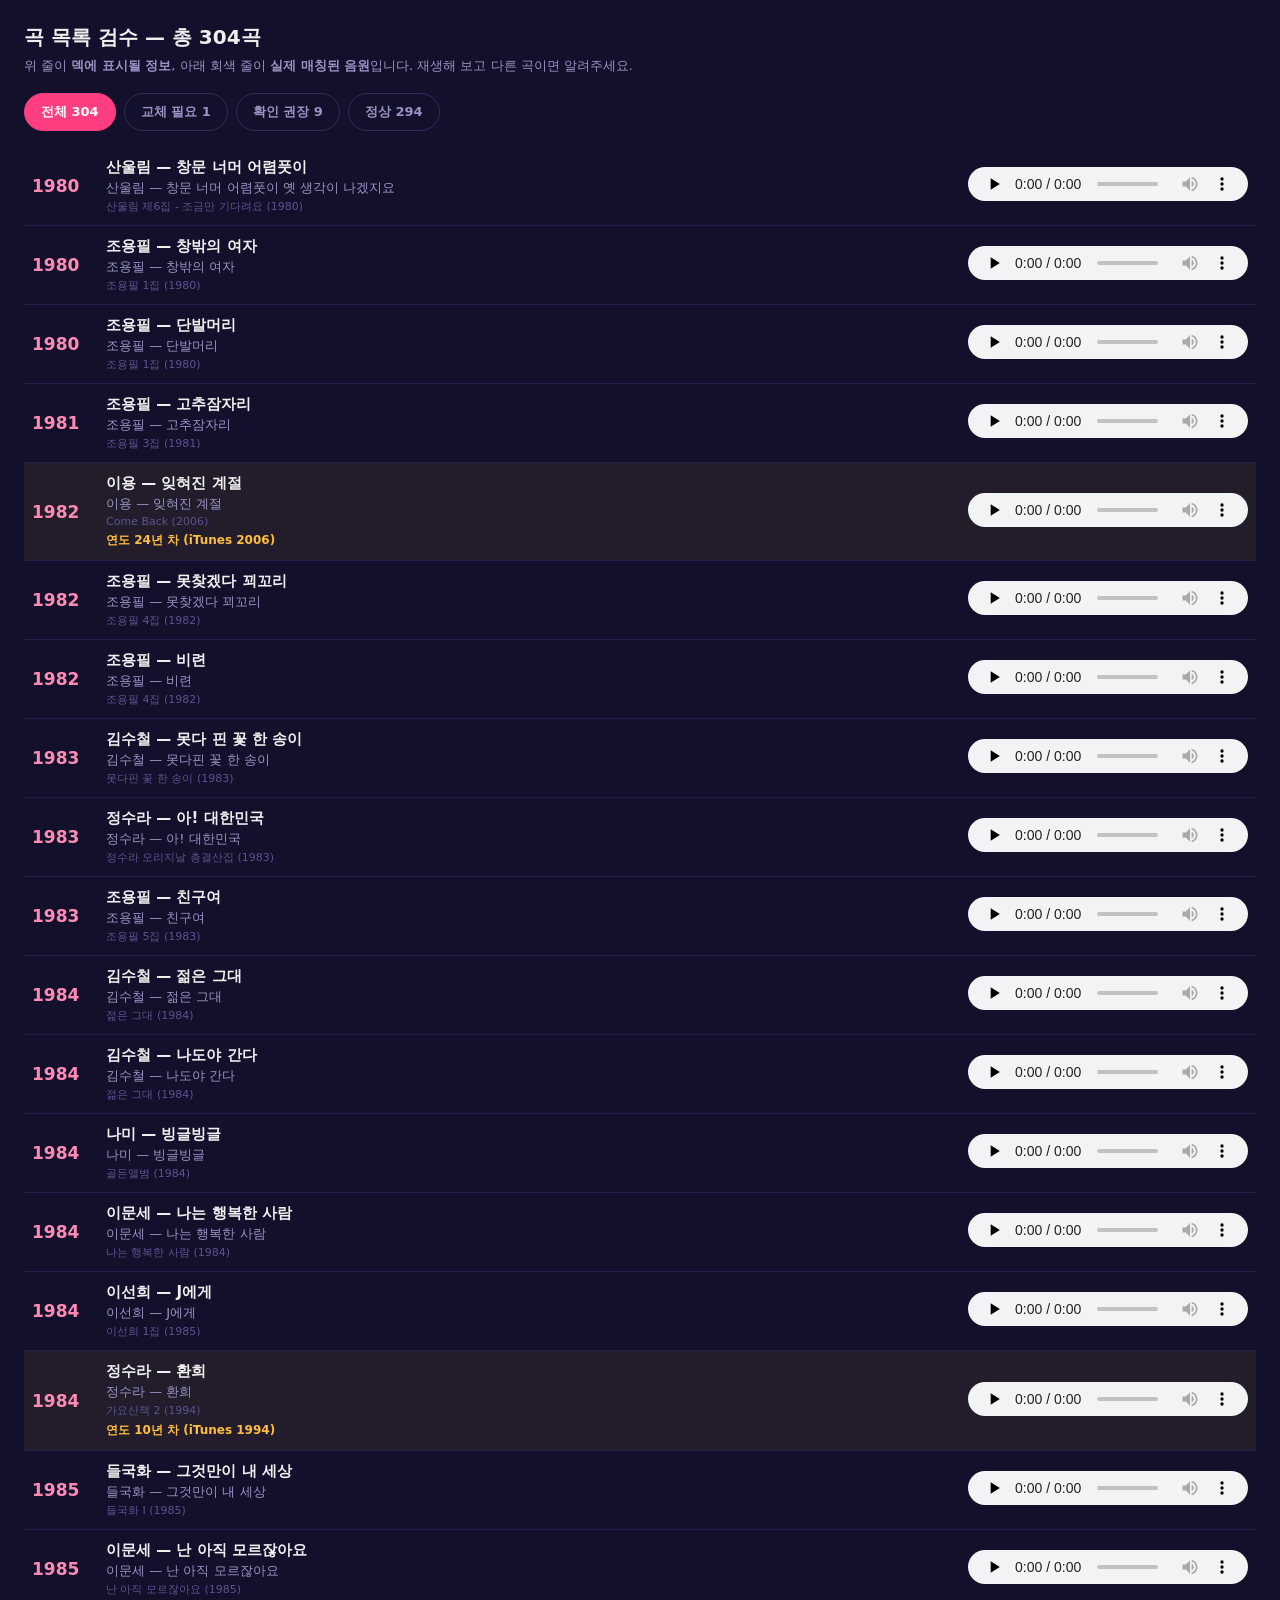
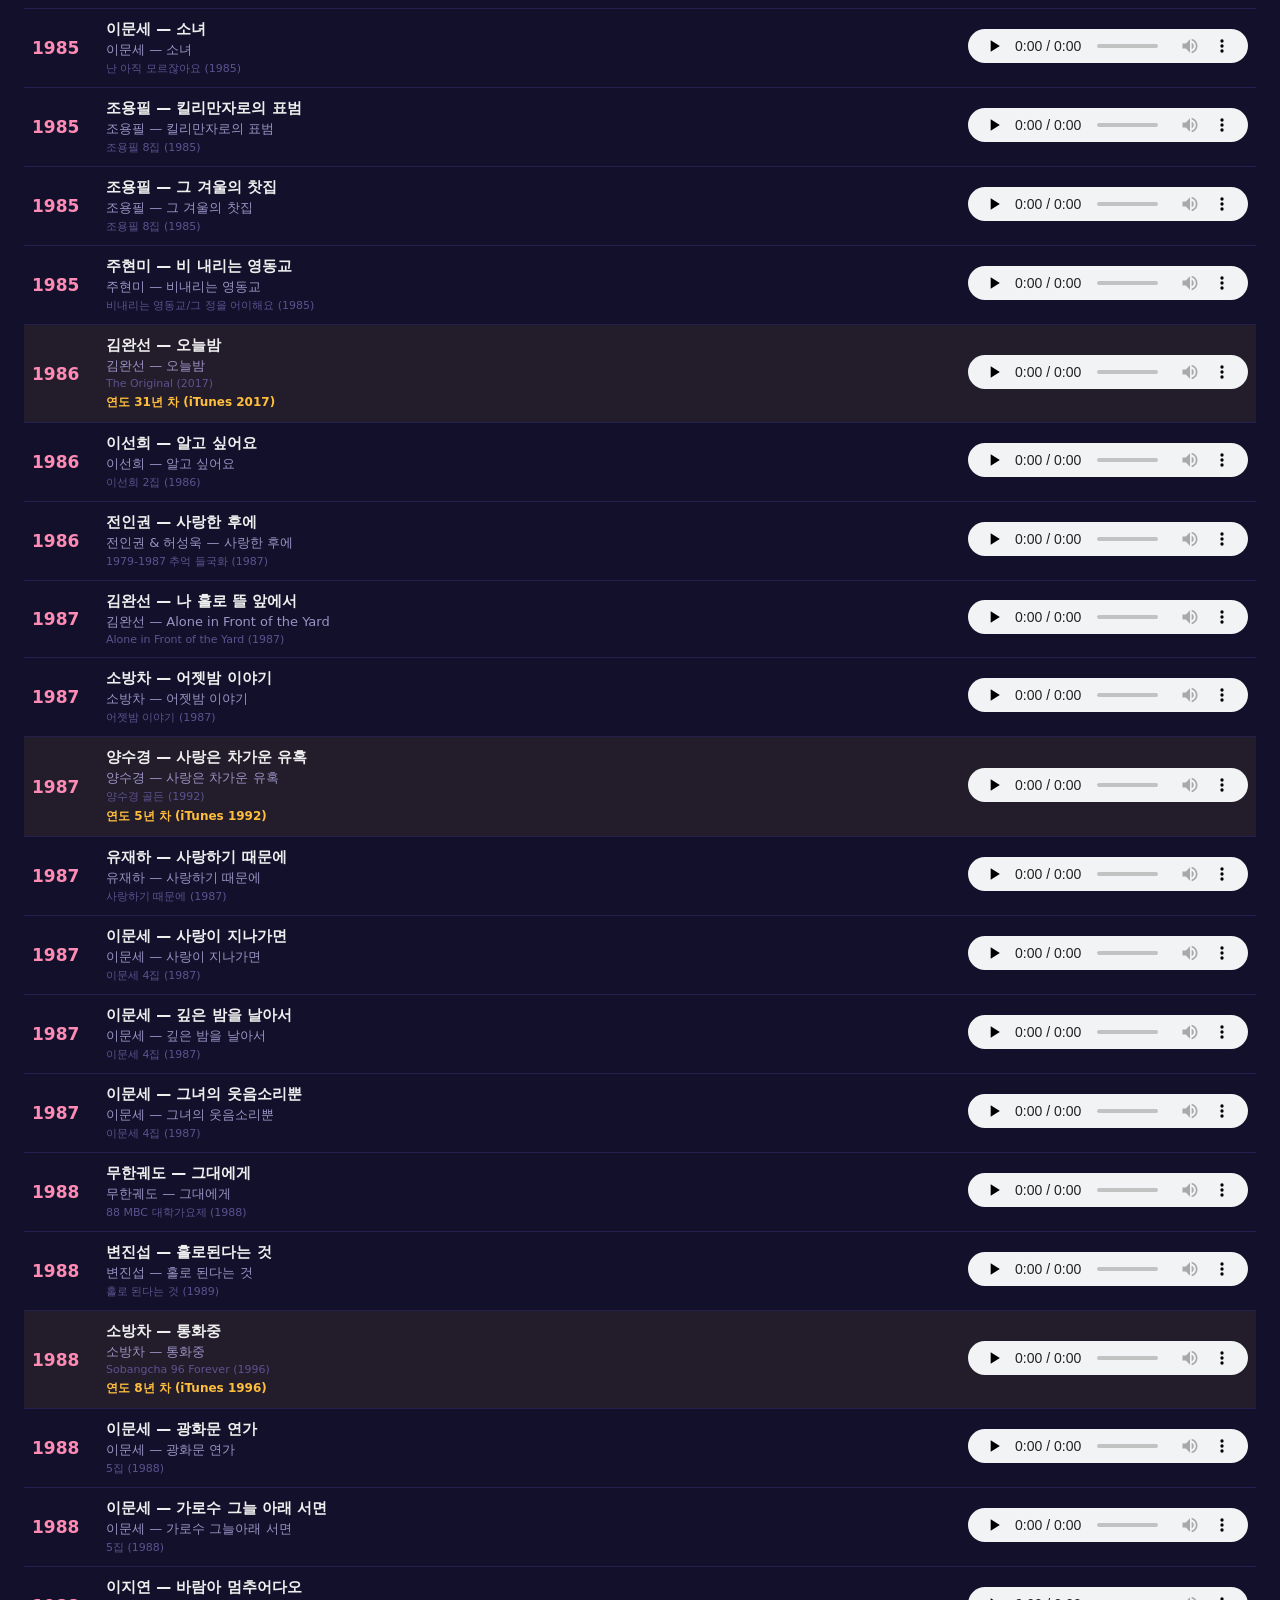
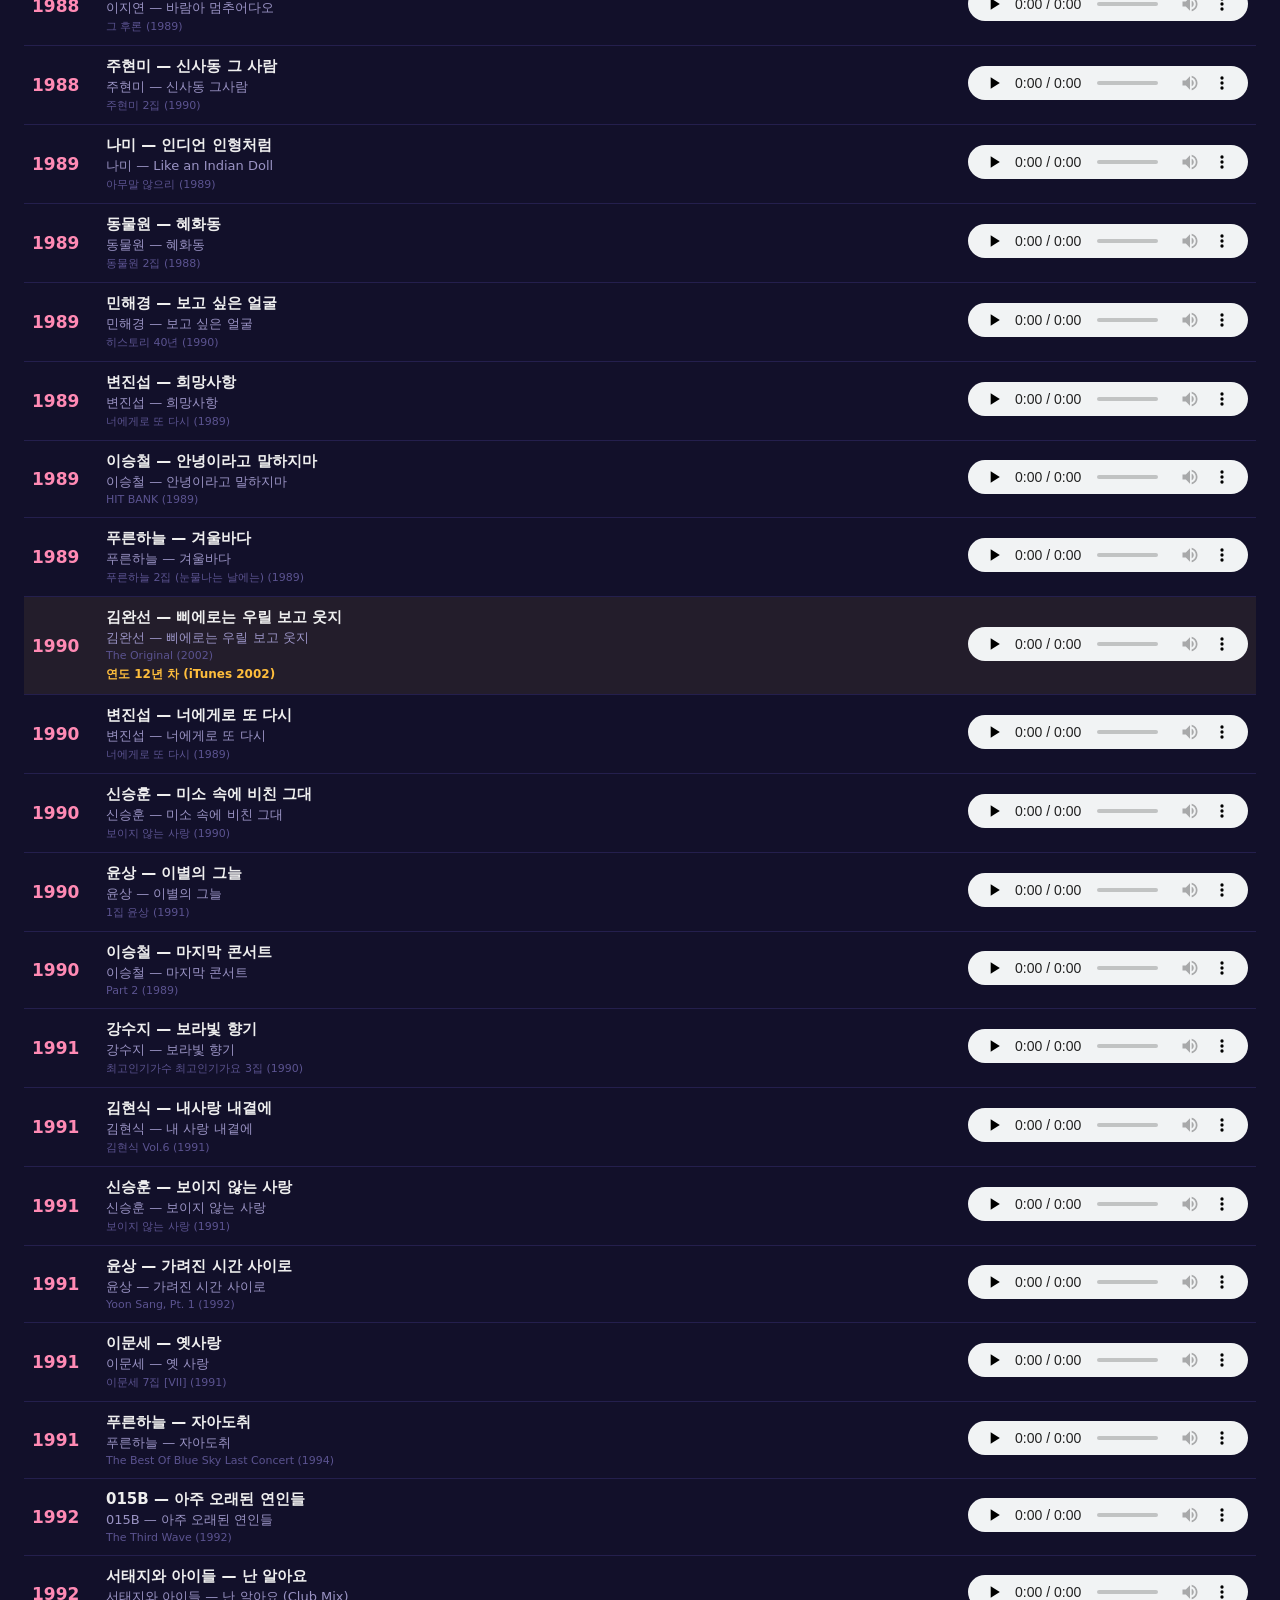
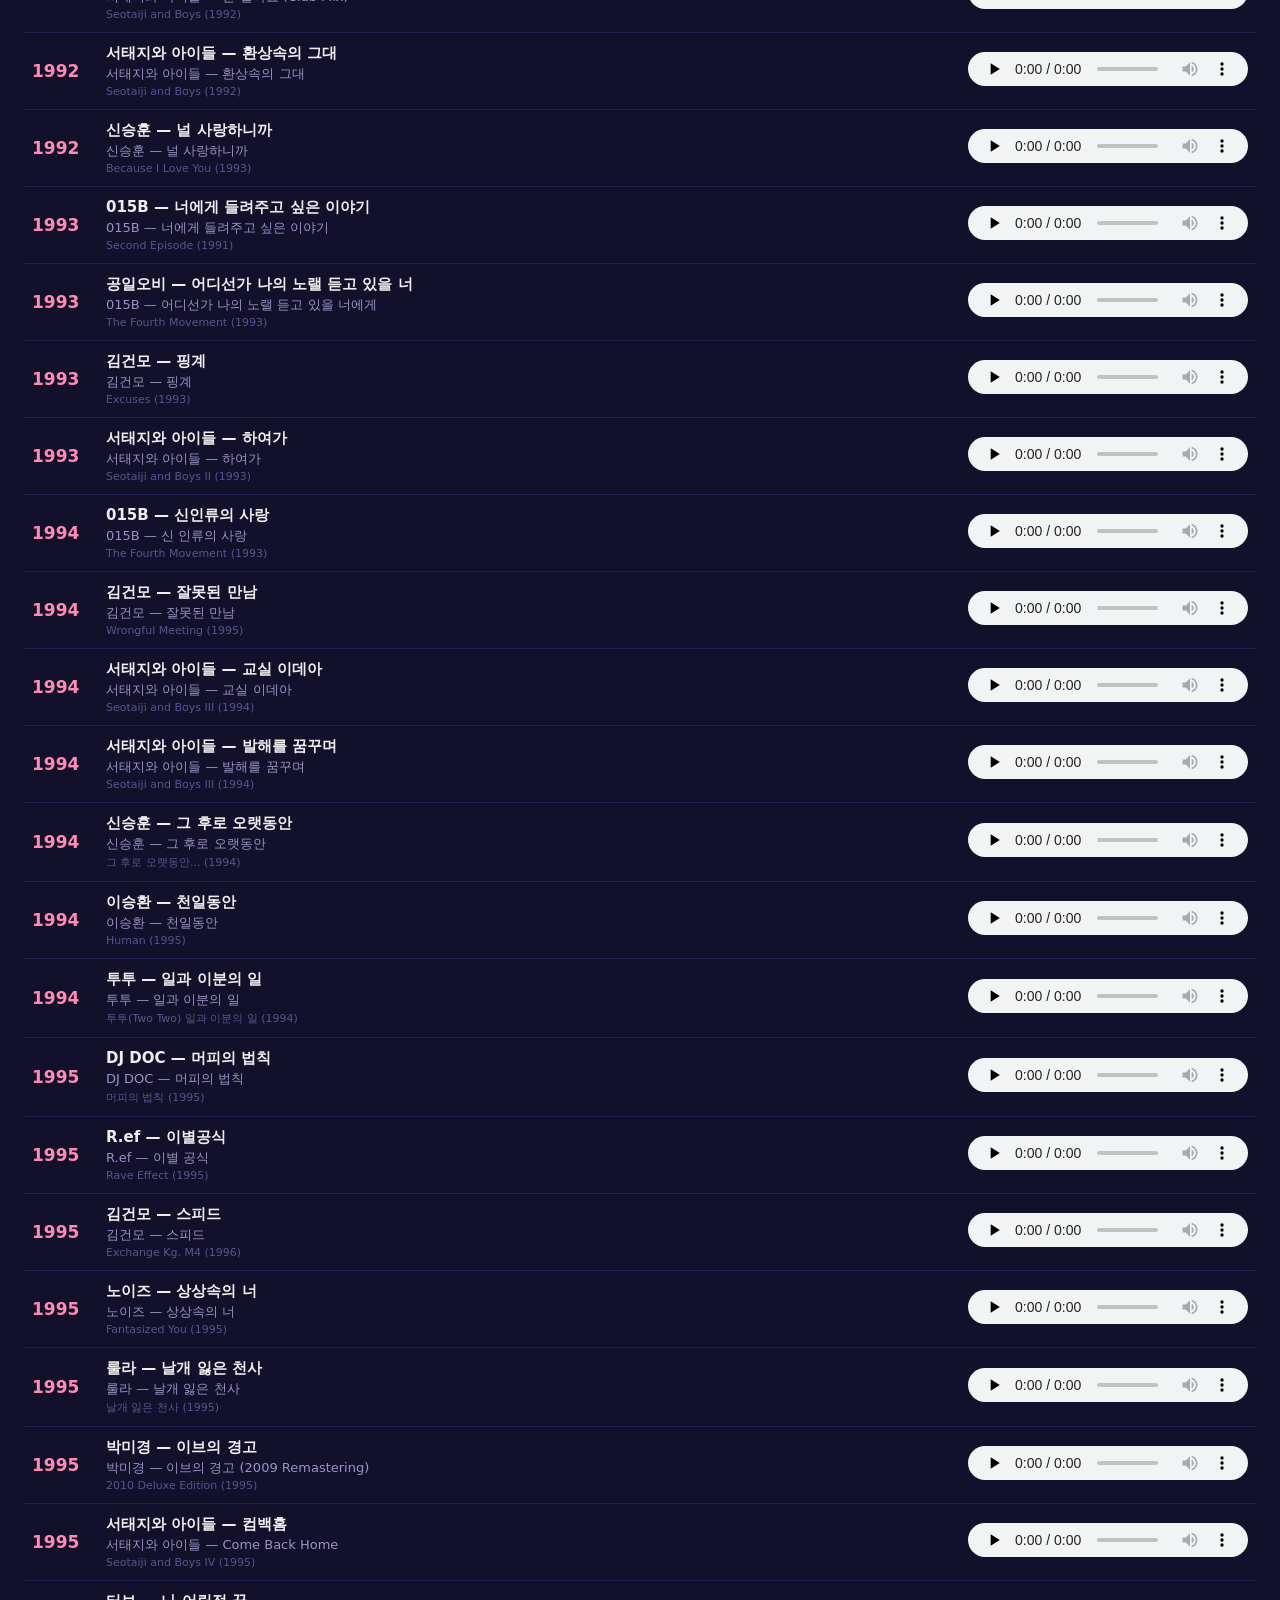
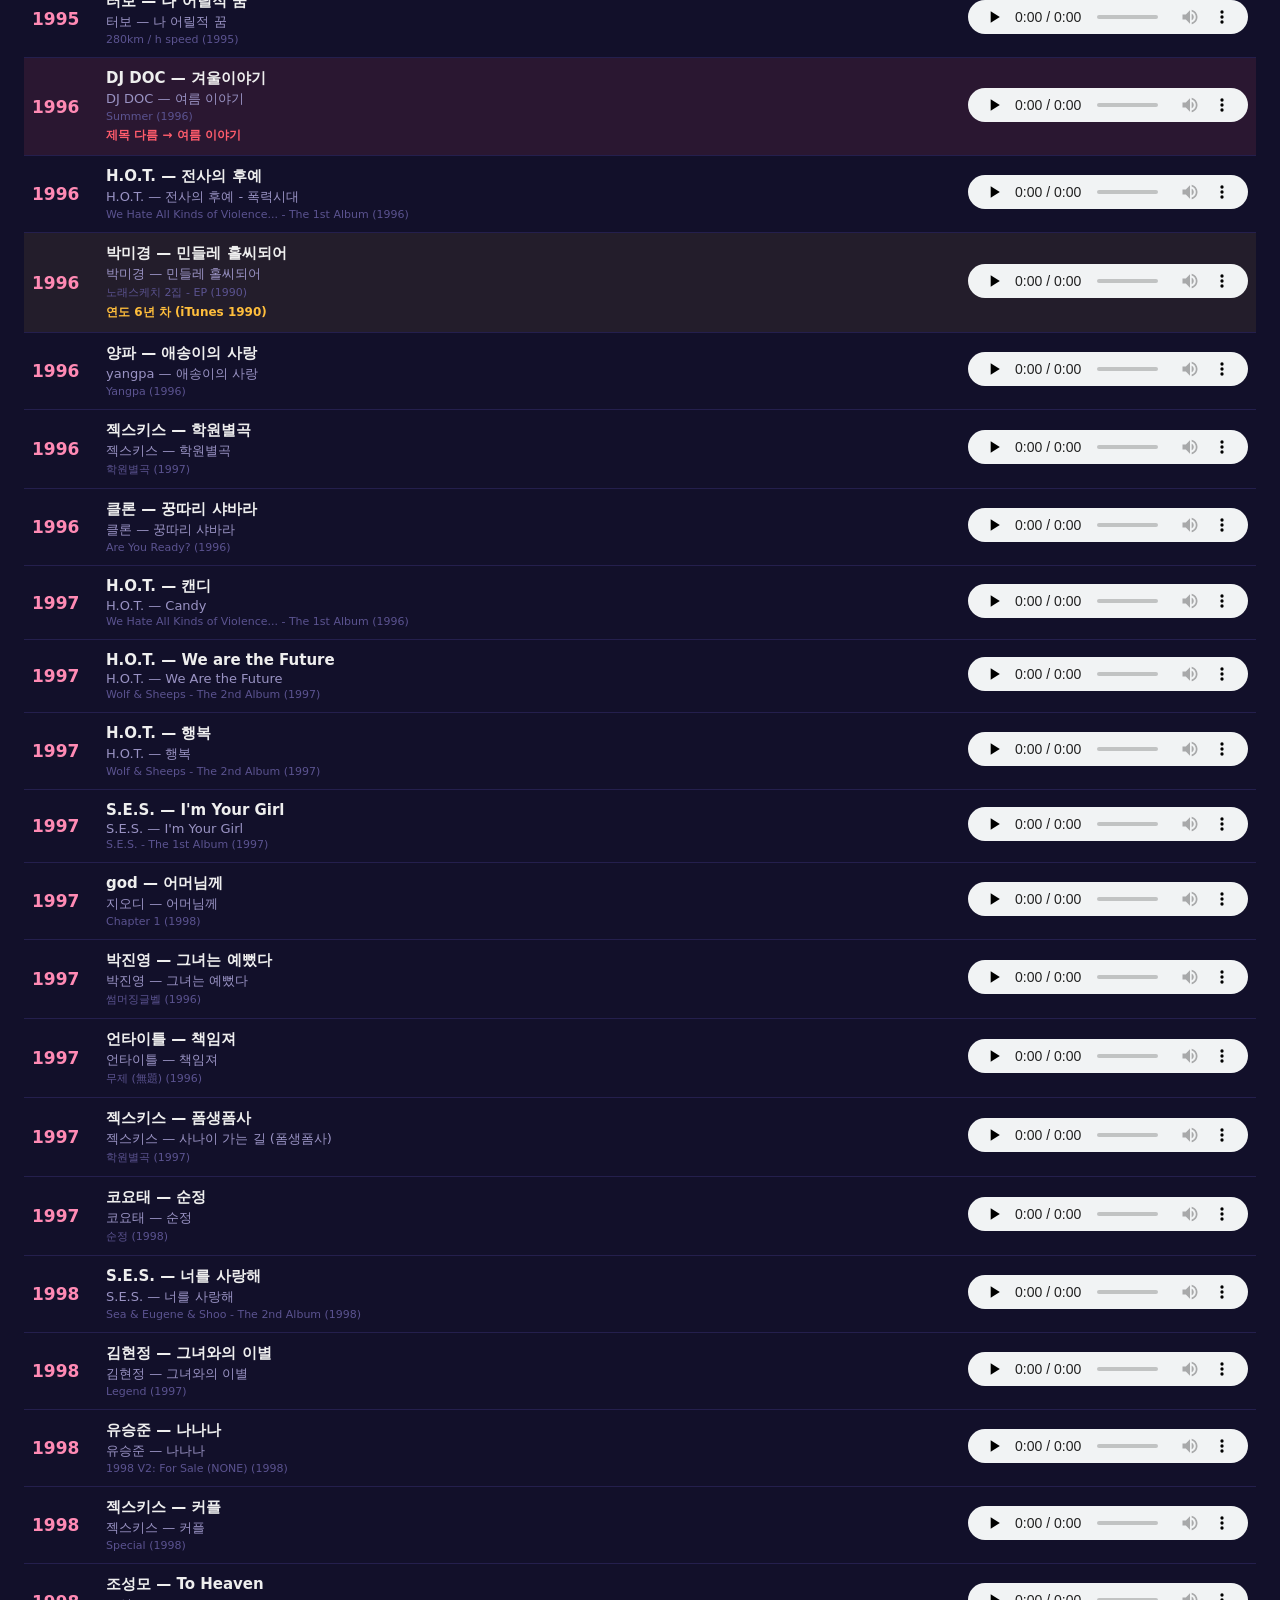
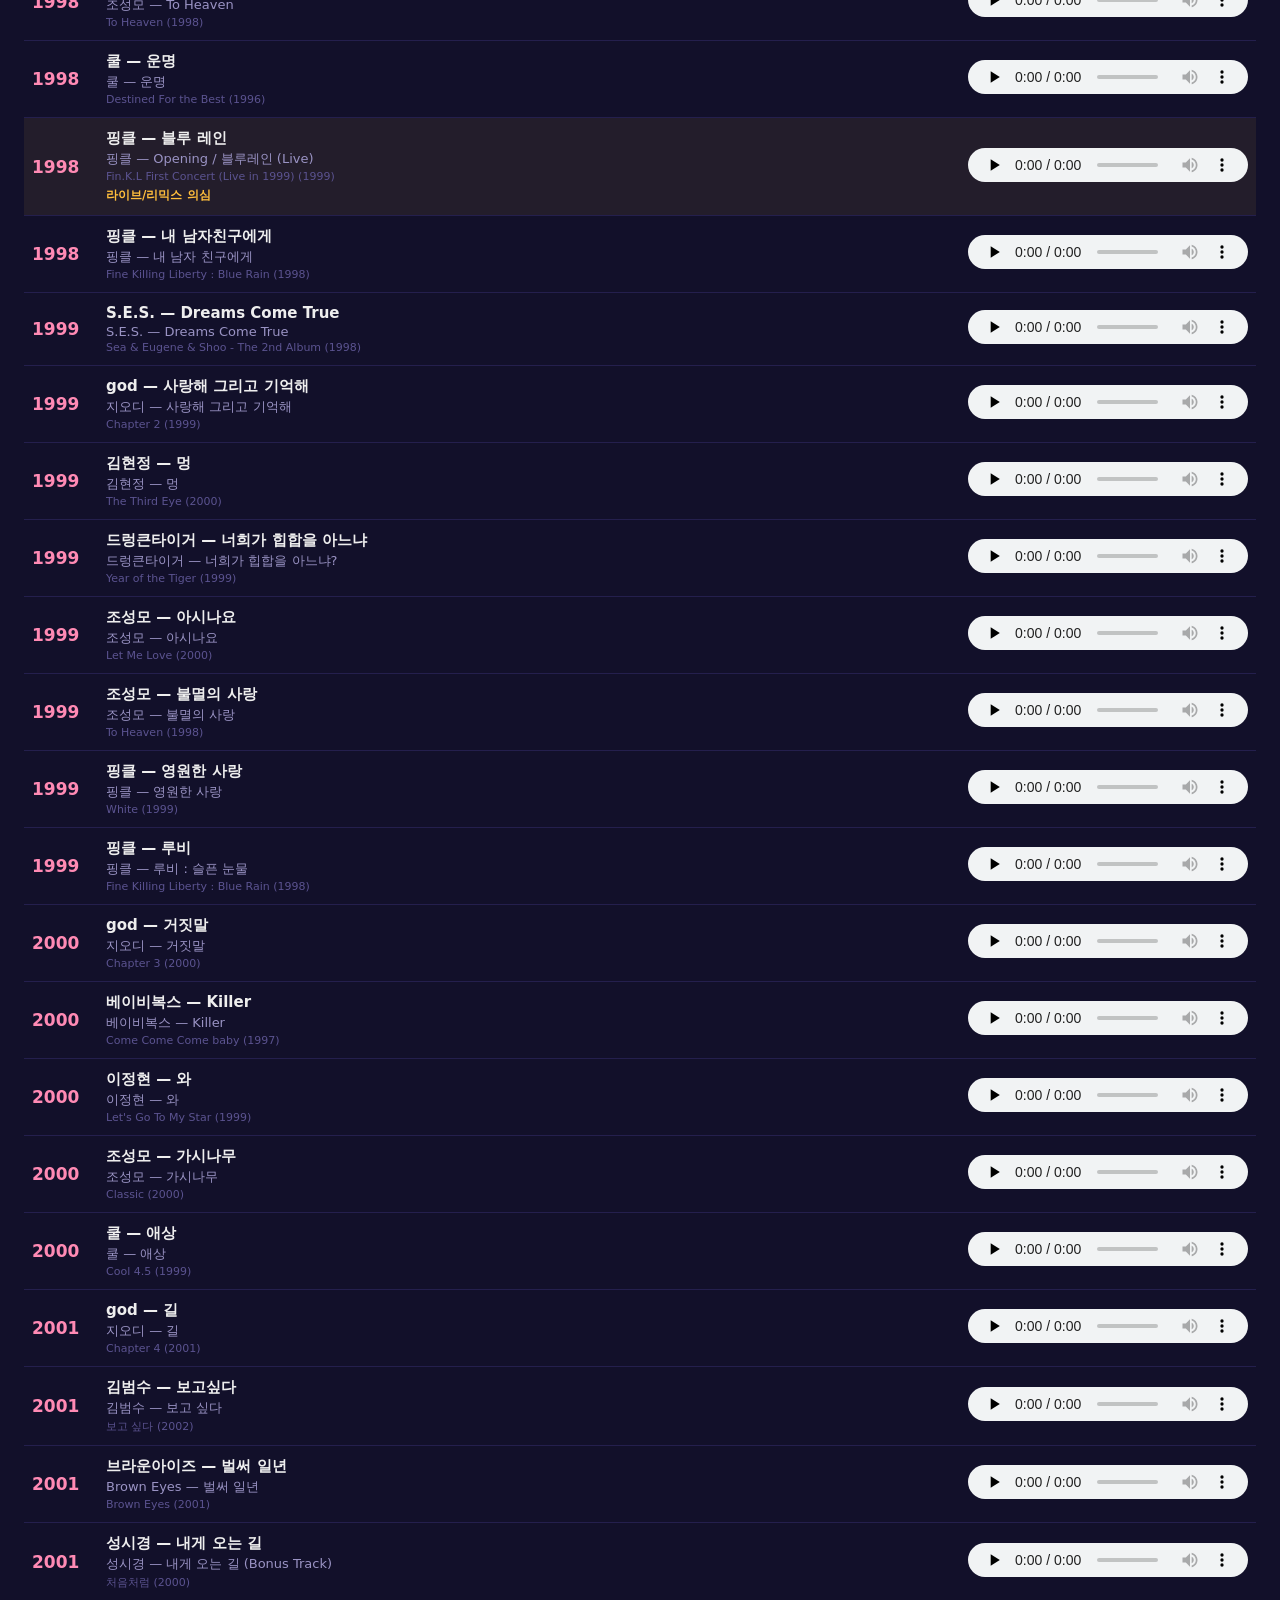
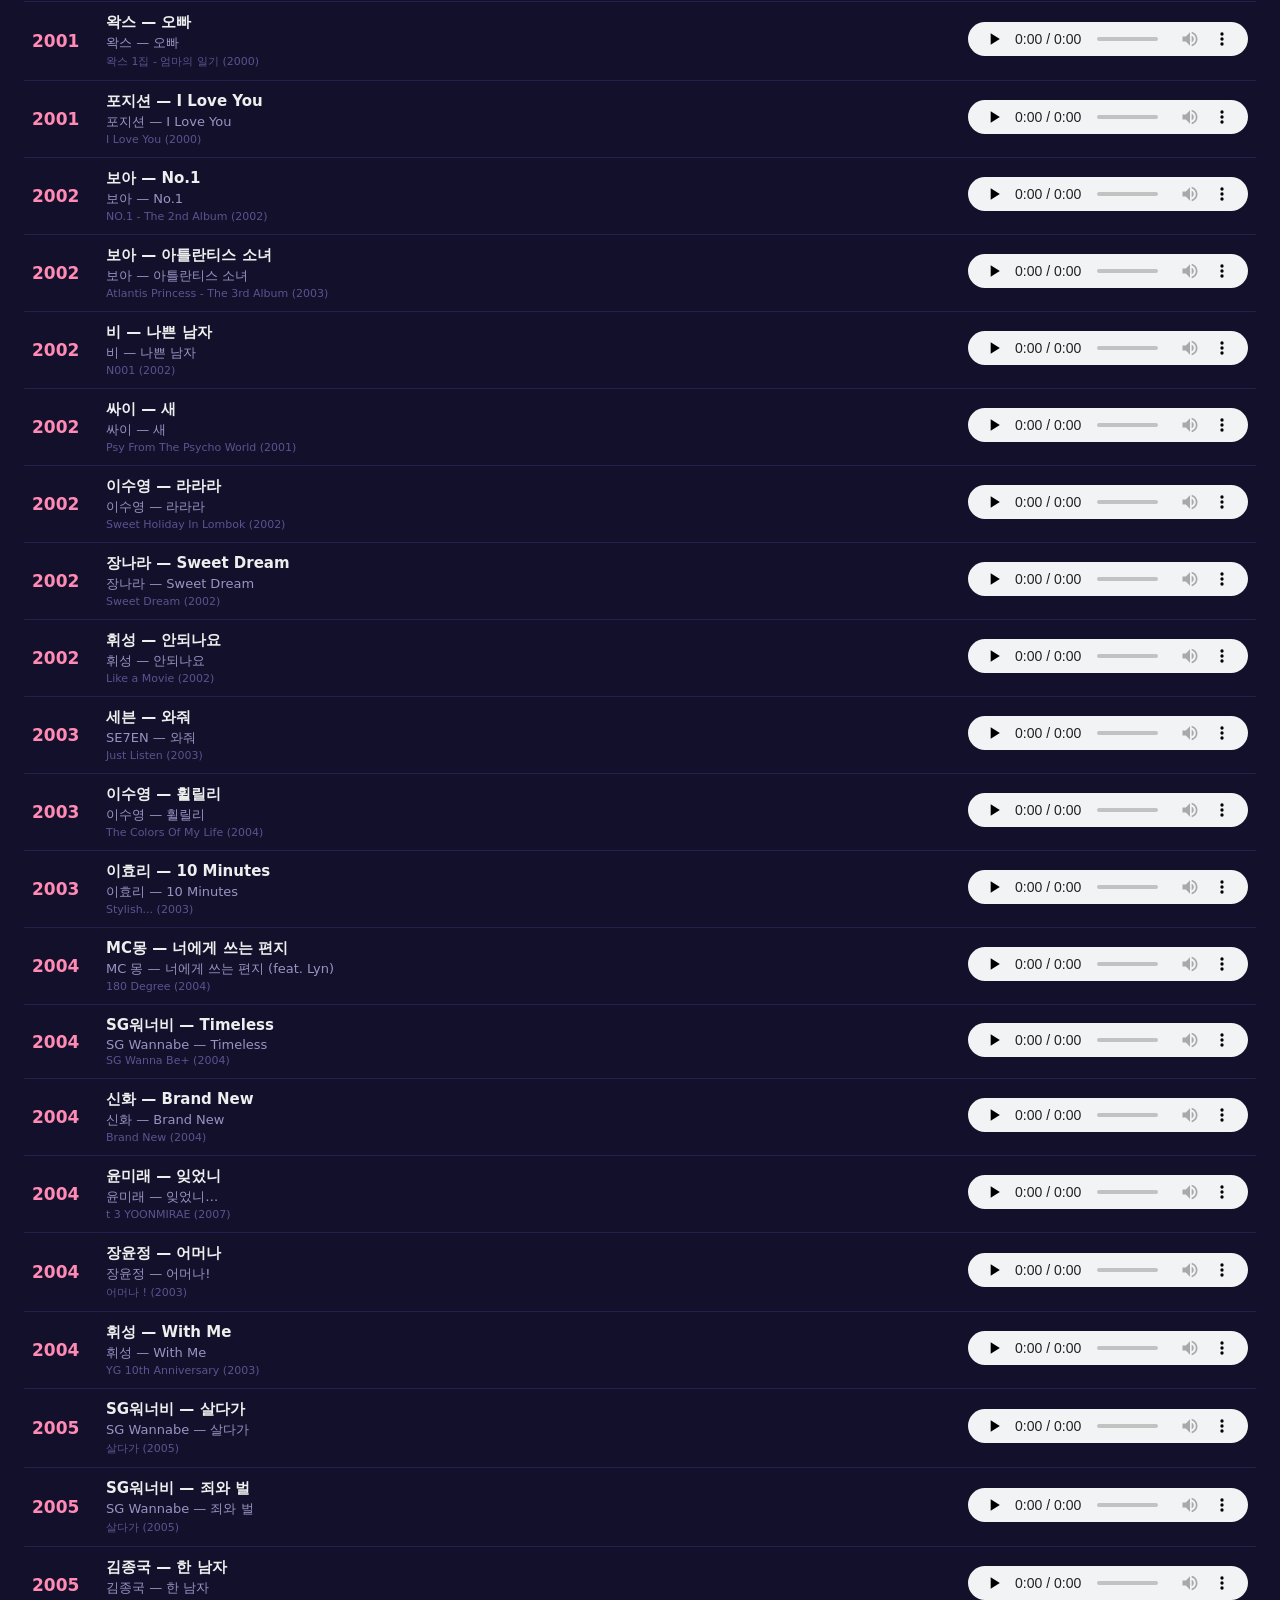
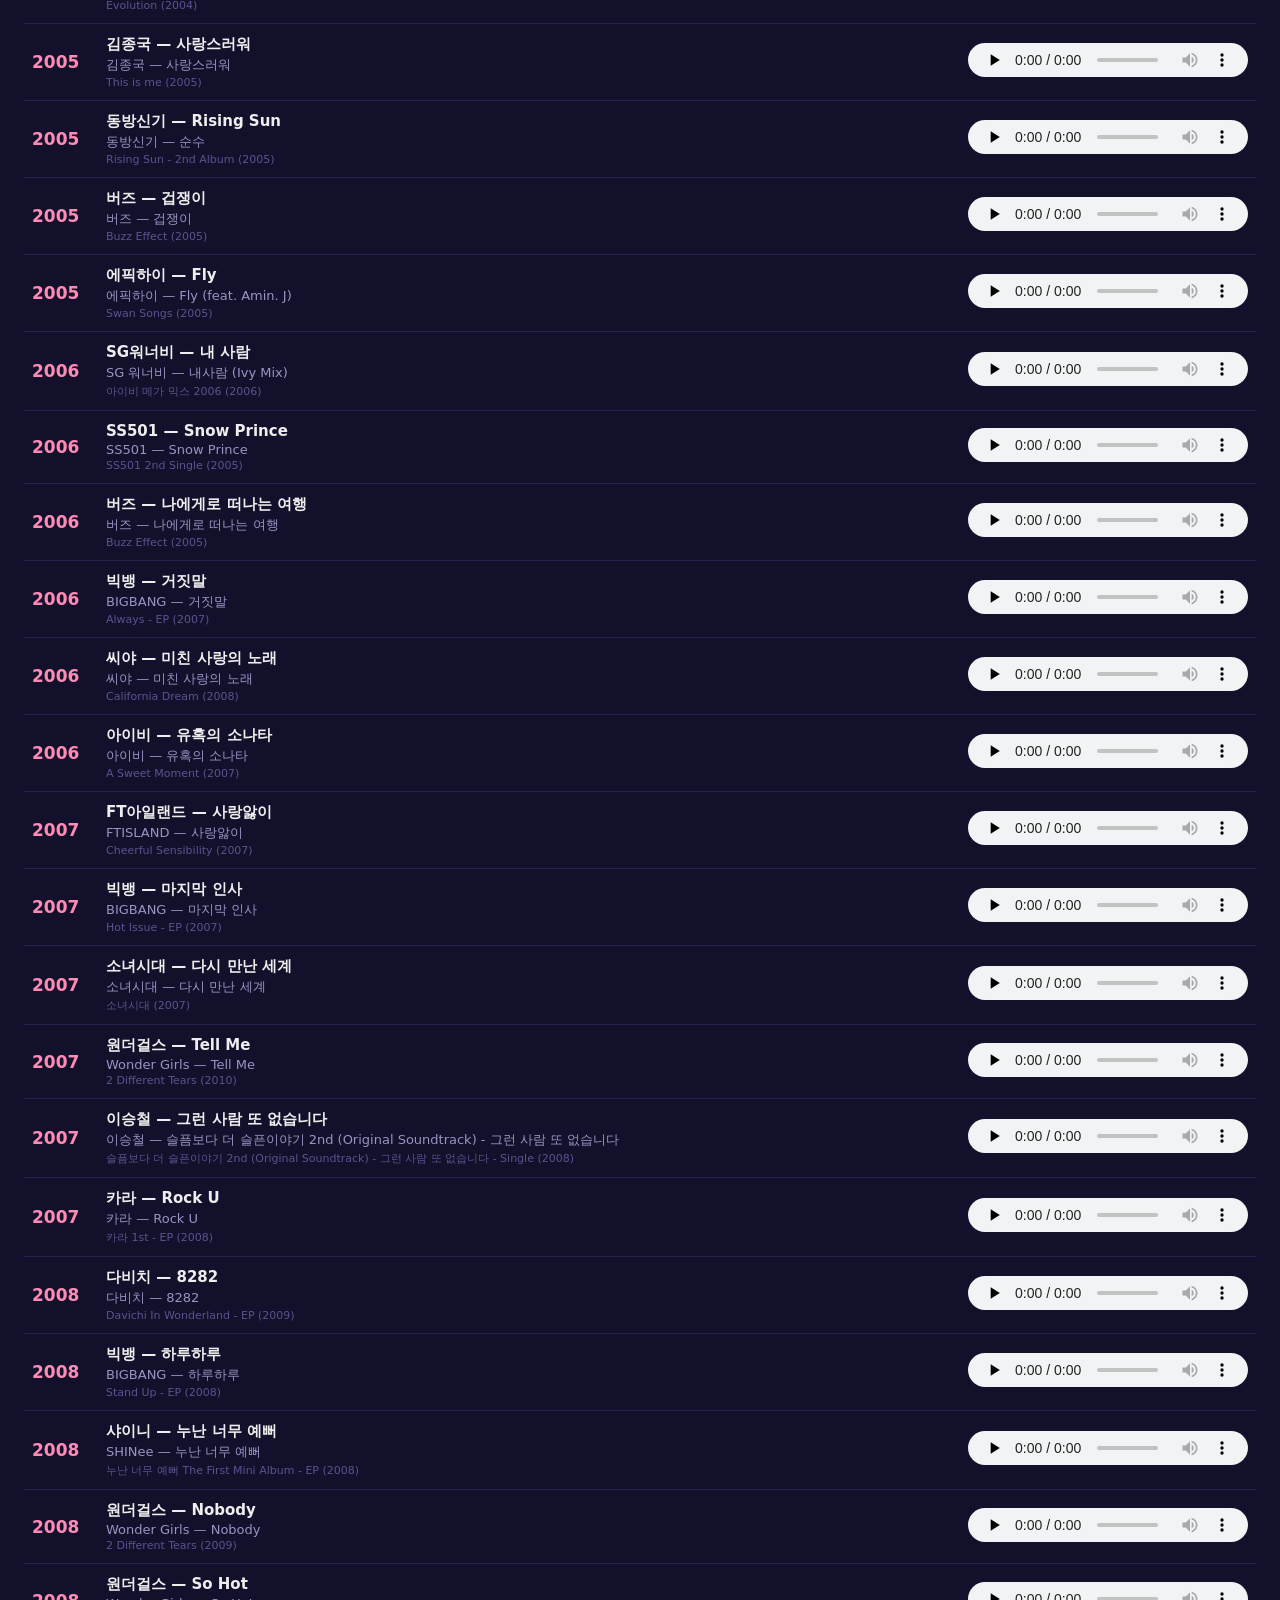
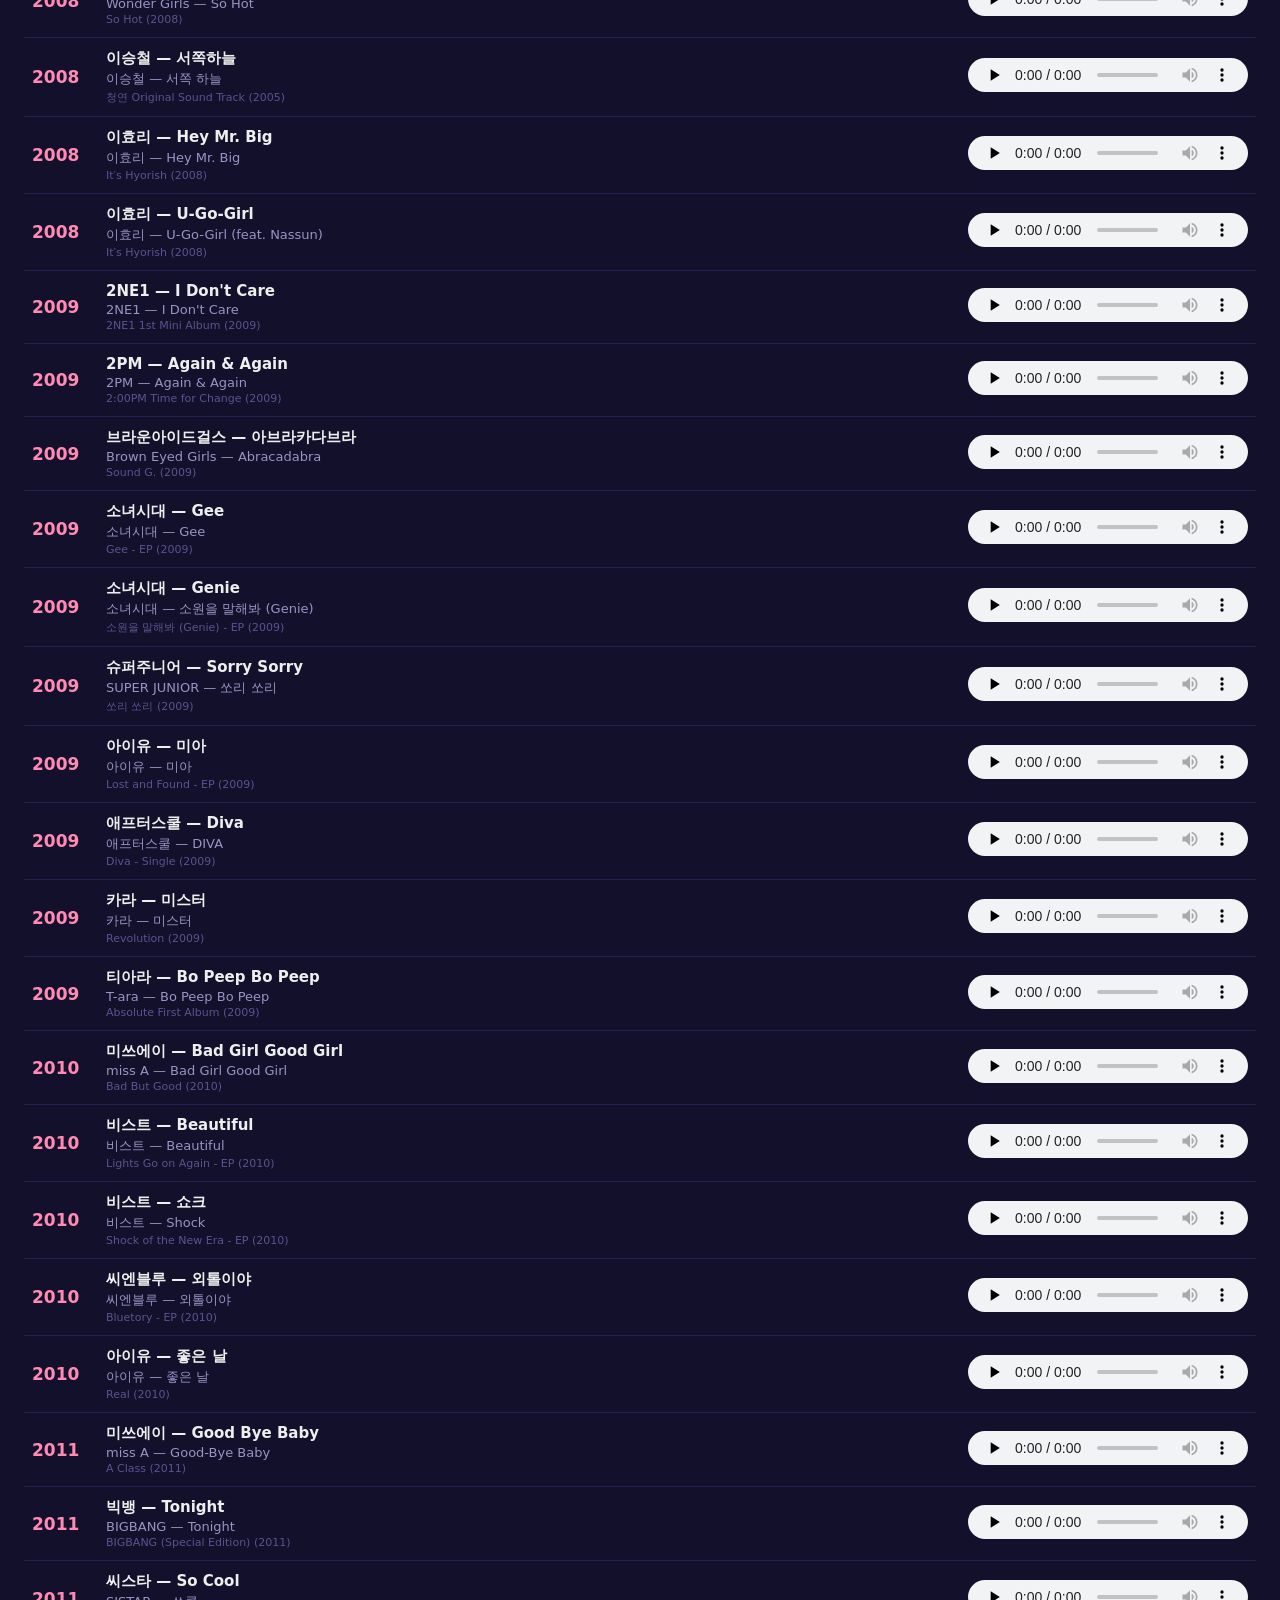
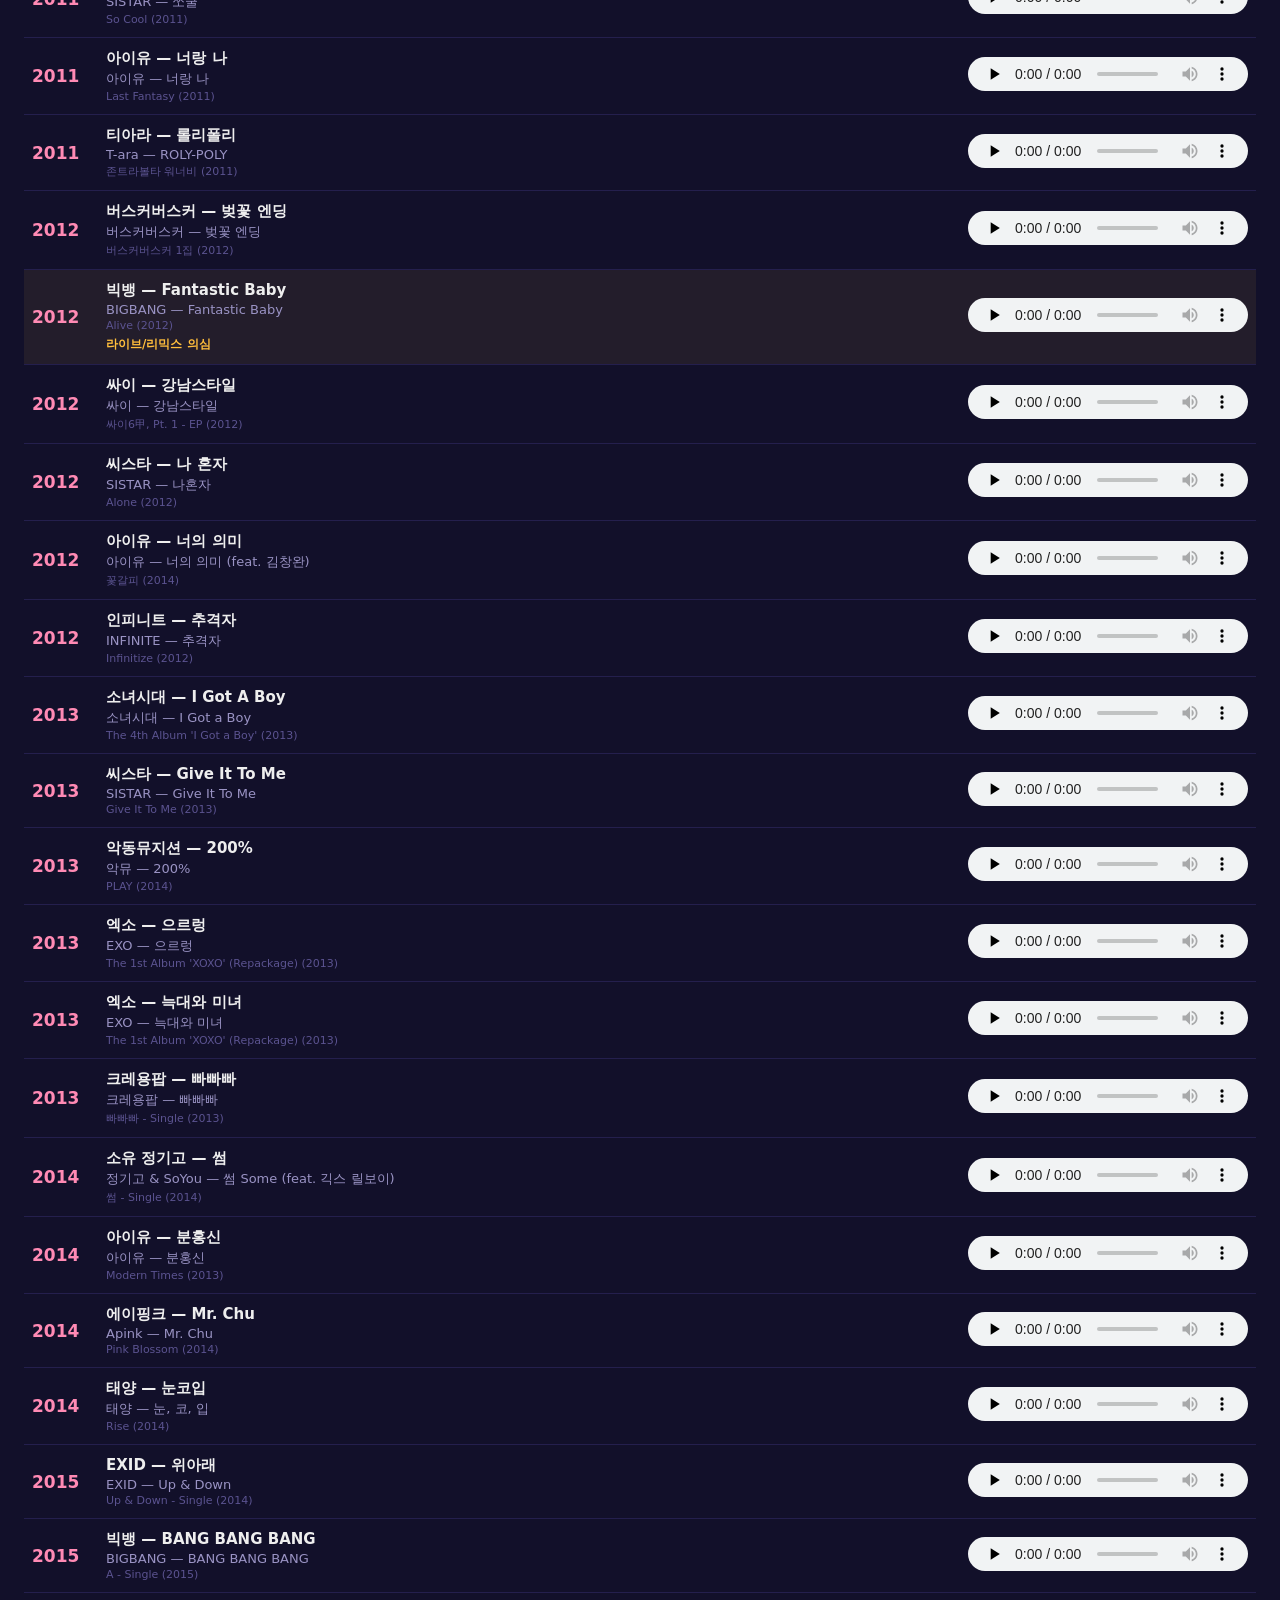
<file: tools/review_kpop.html>
<!doctype html>
<html lang="ko"><head><meta charset="utf-8">
<title>곡 목록 검수 — 304곡</title>
<style>
  body { font-family: 'Malgun Gothic', system-ui, sans-serif; background:#12102a; color:#eee;
         margin:0; padding:24px; }
  h1 { font-size:20px; margin:0 0 6px; }
  .sub { color:#9a93c4; font-size:13px; margin-bottom:18px; }
  .filters { display:flex; gap:8px; margin-bottom:16px; flex-wrap:wrap; }
  .filters button { padding:9px 16px; border-radius:99px; border:1px solid #322c5f;
                     background:transparent; color:#9a93c4; cursor:pointer; font-size:13px;
                     font-weight:600; font-family:inherit; }
  .filters button.on { background:#ff3d81; border-color:#ff3d81; color:#fff; }
  table { width:100%; border-collapse:collapse; }
  td { border-bottom:1px solid #241f4d; padding:11px 8px; vertical-align:middle; }
  .yr { width:58px; font-weight:800; font-size:17px; color:#ff8ab4; }
  .seed { font-weight:700; font-size:15px; }
  .matched { color:#9a93c4; font-size:13px; margin-top:2px; }
  .album { color:#5b5390; font-size:11px; margin-top:2px; }
  .flag { color:#ff5c6c; font-size:12px; margin-top:4px; font-weight:600; }
  .kind { display:inline-block; font-size:11px; font-weight:700; color:#0e0c1f;
           background:#ff8ab4; border-radius:4px; padding:2px 7px; margin-right:7px;
           vertical-align:2px; }
  .chars { font-size:17px; margin-top:6px; color:#fff; }
  .chars .actor { color:#9a93c4; font-size:14px; font-weight:400; }
  tr.bad  { background:rgba(255,92,108,.10); }
  tr.warn { background:rgba(255,190,60,.07); }
  tr.warn .flag { color:#ffbe3c; }
  .play { width:290px; text-align:right; }
  audio { width:280px; height:34px; }
</style></head><body>
<h1>곡 목록 검수 — 총 304곡</h1>
<div class="sub" id="sub"></div>
<div class="filters">
  <button class="on" data-f="all">전체 304</button>
  <button data-f="bad">교체 필요 1</button>
  <button data-f="warn">확인 권장 9</button>
  <button data-f="ok">정상 294</button>
</div>
<table><tbody>
    <tr class="ok" data-level="ok">
      <td class="yr">1980</td>
      <td>
        <div class="seed">산울림 — 창문 너머 어렴풋이</div>
        <div class="matched">산울림 — 창문 너머 어렴풋이 옛 생각이 나겠지요</div>
        <div class="album">산울림 제6집 - 조금만 기다려요 (1980)</div>
        
      </td>
      <td class="play">
        <audio preload="none" controls src="https://audio-ssl.itunes.apple.com/itunes-assets/AudioPreview211/v4/6f/a0/20/6fa02006-f8fe-9d6d-8d9f-e71320a50a8e/mzaf_7297604857566775413.plus.aac.p.m4a"></audio>
      </td>
    </tr>
    <tr class="ok" data-level="ok">
      <td class="yr">1980</td>
      <td>
        <div class="seed">조용필 — 창밖의 여자</div>
        <div class="matched">조용필 — 창밖의 여자</div>
        <div class="album">조용필 1집 (1980)</div>
        
      </td>
      <td class="play">
        <audio preload="none" controls src="https://audio-ssl.itunes.apple.com/itunes-assets/AudioPreview115/v4/a5/3f/ed/a53fed9f-07f8-8425-43ac-40a3e608fae3/mzaf_12159473921273861785.plus.aac.p.m4a"></audio>
      </td>
    </tr>
    <tr class="ok" data-level="ok">
      <td class="yr">1980</td>
      <td>
        <div class="seed">조용필 — 단발머리</div>
        <div class="matched">조용필 — 단발머리</div>
        <div class="album">조용필 1집 (1980)</div>
        
      </td>
      <td class="play">
        <audio preload="none" controls src="https://audio-ssl.itunes.apple.com/itunes-assets/AudioPreview115/v4/48/82/ff/4882ffb9-73cf-18d8-245c-d1bf0114502e/mzaf_13277789640052268140.plus.aac.p.m4a"></audio>
      </td>
    </tr>
    <tr class="ok" data-level="ok">
      <td class="yr">1981</td>
      <td>
        <div class="seed">조용필 — 고추잠자리</div>
        <div class="matched">조용필 — 고추잠자리</div>
        <div class="album">조용필 3집 (1981)</div>
        
      </td>
      <td class="play">
        <audio preload="none" controls src="https://audio-ssl.itunes.apple.com/itunes-assets/AudioPreview115/v4/6f/75/9f/6f759f5a-c3a3-1bf3-28c9-a59dfac04fbe/mzaf_9582505897293647644.plus.aac.p.m4a"></audio>
      </td>
    </tr>
    <tr class="warn" data-level="warn">
      <td class="yr">1982</td>
      <td>
        <div class="seed">이용 — 잊혀진 계절</div>
        <div class="matched">이용 — 잊혀진 계절</div>
        <div class="album">Come Back (2006)</div>
        <div class="flag">연도 24년 차 (iTunes 2006)</div>
      </td>
      <td class="play">
        <audio preload="none" controls src="https://audio-ssl.itunes.apple.com/itunes-assets/AudioPreview112/v4/3a/5f/6a/3a5f6a8c-f1b5-8929-30ed-e8fce8cfc869/mzaf_11139035346318514629.plus.aac.p.m4a"></audio>
      </td>
    </tr>
    <tr class="ok" data-level="ok">
      <td class="yr">1982</td>
      <td>
        <div class="seed">조용필 — 못찾겠다 꾀꼬리</div>
        <div class="matched">조용필 — 못찾겠다 꾀꼬리</div>
        <div class="album">조용필 4집 (1982)</div>
        
      </td>
      <td class="play">
        <audio preload="none" controls src="https://audio-ssl.itunes.apple.com/itunes-assets/AudioPreview115/v4/7f/59/cc/7f59ccfb-123e-9f93-b6e6-7c0cf9c3c337/mzaf_14944757882772299079.plus.aac.p.m4a"></audio>
      </td>
    </tr>
    <tr class="ok" data-level="ok">
      <td class="yr">1982</td>
      <td>
        <div class="seed">조용필 — 비련</div>
        <div class="matched">조용필 — 비련</div>
        <div class="album">조용필 4집 (1982)</div>
        
      </td>
      <td class="play">
        <audio preload="none" controls src="https://audio-ssl.itunes.apple.com/itunes-assets/AudioPreview125/v4/62/34/de/6234de60-530a-f963-c0c1-44c5f380b808/mzaf_12040686721301227981.plus.aac.p.m4a"></audio>
      </td>
    </tr>
    <tr class="ok" data-level="ok">
      <td class="yr">1983</td>
      <td>
        <div class="seed">김수철 — 못다 핀 꽃 한 송이</div>
        <div class="matched">김수철 — 못다핀 꽃 한 송이</div>
        <div class="album">못다핀 꽃 한 송이 (1983)</div>
        
      </td>
      <td class="play">
        <audio preload="none" controls src="https://audio-ssl.itunes.apple.com/itunes-assets/AudioPreview115/v4/a5/72/ee/a572ee9c-f6c7-d9f4-1006-3e9b32b6a140/mzaf_3157422128607240237.plus.aac.p.m4a"></audio>
      </td>
    </tr>
    <tr class="ok" data-level="ok">
      <td class="yr">1983</td>
      <td>
        <div class="seed">정수라 — 아! 대한민국</div>
        <div class="matched">정수라 — 아! 대한민국</div>
        <div class="album">정수라 오리지날 총결산집 (1983)</div>
        
      </td>
      <td class="play">
        <audio preload="none" controls src="https://audio-ssl.itunes.apple.com/itunes-assets/AudioPreview126/v4/27/ad/9e/27ad9eec-43d8-ea00-414b-a2f7cd15376c/mzaf_10782056874360695545.plus.aac.p.m4a"></audio>
      </td>
    </tr>
    <tr class="ok" data-level="ok">
      <td class="yr">1983</td>
      <td>
        <div class="seed">조용필 — 친구여</div>
        <div class="matched">조용필 — 친구여</div>
        <div class="album">조용필 5집 (1983)</div>
        
      </td>
      <td class="play">
        <audio preload="none" controls src="https://audio-ssl.itunes.apple.com/itunes-assets/AudioPreview125/v4/1a/09/55/1a0955c1-7071-02c0-4e2f-505647890a90/mzaf_1195514240489365045.plus.aac.p.m4a"></audio>
      </td>
    </tr>
    <tr class="ok" data-level="ok">
      <td class="yr">1984</td>
      <td>
        <div class="seed">김수철 — 젊은 그대</div>
        <div class="matched">김수철 — 젊은 그대</div>
        <div class="album">젊은 그대 (1984)</div>
        
      </td>
      <td class="play">
        <audio preload="none" controls src="https://audio-ssl.itunes.apple.com/itunes-assets/AudioPreview125/v4/f0/6a/5a/f06a5a95-429b-5718-fa4c-cd91027ad1ee/mzaf_2313606027205215626.plus.aac.p.m4a"></audio>
      </td>
    </tr>
    <tr class="ok" data-level="ok">
      <td class="yr">1984</td>
      <td>
        <div class="seed">김수철 — 나도야 간다</div>
        <div class="matched">김수철 — 나도야 간다</div>
        <div class="album">젊은 그대 (1984)</div>
        
      </td>
      <td class="play">
        <audio preload="none" controls src="https://audio-ssl.itunes.apple.com/itunes-assets/AudioPreview125/v4/3a/da/f6/3adaf6ce-09f1-d031-afed-9b4aa1056dee/mzaf_6309425741989515247.plus.aac.p.m4a"></audio>
      </td>
    </tr>
    <tr class="ok" data-level="ok">
      <td class="yr">1984</td>
      <td>
        <div class="seed">나미 — 빙글빙글</div>
        <div class="matched">나미 — 빙글빙글</div>
        <div class="album">골든앨범 (1984)</div>
        
      </td>
      <td class="play">
        <audio preload="none" controls src="https://audio-ssl.itunes.apple.com/itunes-assets/AudioPreview211/v4/69/9b/2c/699b2c63-b81c-2b19-d9a6-a4c262b2df82/mzaf_10407804219191157547.plus.aac.p.m4a"></audio>
      </td>
    </tr>
    <tr class="ok" data-level="ok">
      <td class="yr">1984</td>
      <td>
        <div class="seed">이문세 — 나는 행복한 사람</div>
        <div class="matched">이문세 — 나는 행복한 사람</div>
        <div class="album">나는 행복한 사람 (1984)</div>
        
      </td>
      <td class="play">
        <audio preload="none" controls src="https://audio-ssl.itunes.apple.com/itunes-assets/AudioPreview125/v4/d2/dd/1a/d2dd1a44-b6d2-16b1-0cd0-45f5602c25b2/mzaf_2671517249625136974.plus.aac.p.m4a"></audio>
      </td>
    </tr>
    <tr class="ok" data-level="ok">
      <td class="yr">1984</td>
      <td>
        <div class="seed">이선희 — J에게</div>
        <div class="matched">이선희 — J에게</div>
        <div class="album">이선희 1집 (1985)</div>
        
      </td>
      <td class="play">
        <audio preload="none" controls src="https://audio-ssl.itunes.apple.com/itunes-assets/AudioPreview115/v4/7c/1d/fa/7c1dfaa7-dbef-8dd5-9ba7-28fc8abc455c/mzaf_15143080955315119144.plus.aac.p.m4a"></audio>
      </td>
    </tr>
    <tr class="warn" data-level="warn">
      <td class="yr">1984</td>
      <td>
        <div class="seed">정수라 — 환희</div>
        <div class="matched">정수라 — 환희</div>
        <div class="album">가요산책 2 (1994)</div>
        <div class="flag">연도 10년 차 (iTunes 1994)</div>
      </td>
      <td class="play">
        <audio preload="none" controls src="https://audio-ssl.itunes.apple.com/itunes-assets/AudioPreview126/v4/b2/b0/94/b2b09429-198b-dcaf-9af7-bdb0aae1038e/mzaf_17959945315844033020.plus.aac.p.m4a"></audio>
      </td>
    </tr>
    <tr class="ok" data-level="ok">
      <td class="yr">1985</td>
      <td>
        <div class="seed">들국화 — 그것만이 내 세상</div>
        <div class="matched">들국화 — 그것만이 내 세상</div>
        <div class="album">들국화 Ⅰ (1985)</div>
        
      </td>
      <td class="play">
        <audio preload="none" controls src="https://audio-ssl.itunes.apple.com/itunes-assets/AudioPreview211/v4/38/fb/05/38fb0578-c32f-5fba-80ae-a72be35784d6/mzaf_15822574434953244220.plus.aac.p.m4a"></audio>
      </td>
    </tr>
    <tr class="ok" data-level="ok">
      <td class="yr">1985</td>
      <td>
        <div class="seed">이문세 — 난 아직 모르잖아요</div>
        <div class="matched">이문세 — 난 아직 모르잖아요</div>
        <div class="album">난 아직 모르잖아요 (1985)</div>
        
      </td>
      <td class="play">
        <audio preload="none" controls src="https://audio-ssl.itunes.apple.com/itunes-assets/AudioPreview125/v4/da/e6/3c/dae63c77-e809-6ffd-11c6-388ea95ac94f/mzaf_18277193119107169427.plus.aac.p.m4a"></audio>
      </td>
    </tr>
    <tr class="ok" data-level="ok">
      <td class="yr">1985</td>
      <td>
        <div class="seed">이문세 — 소녀</div>
        <div class="matched">이문세 — 소녀</div>
        <div class="album">난 아직 모르잖아요 (1985)</div>
        
      </td>
      <td class="play">
        <audio preload="none" controls src="https://audio-ssl.itunes.apple.com/itunes-assets/AudioPreview125/v4/a4/37/61/a43761ff-9227-4c08-6fe1-1bc2ae5a63e2/mzaf_2608232759720959105.plus.aac.p.m4a"></audio>
      </td>
    </tr>
    <tr class="ok" data-level="ok">
      <td class="yr">1985</td>
      <td>
        <div class="seed">조용필 — 킬리만자로의 표범</div>
        <div class="matched">조용필 — 킬리만자로의 표범</div>
        <div class="album">조용필 8집 (1985)</div>
        
      </td>
      <td class="play">
        <audio preload="none" controls src="https://audio-ssl.itunes.apple.com/itunes-assets/AudioPreview125/v4/b2/c5/45/b2c5457a-a666-9270-c469-8ca59e417d41/mzaf_14746178902134014087.plus.aac.p.m4a"></audio>
      </td>
    </tr>
    <tr class="ok" data-level="ok">
      <td class="yr">1985</td>
      <td>
        <div class="seed">조용필 — 그 겨울의 찻집</div>
        <div class="matched">조용필 — 그 겨울의 찻집</div>
        <div class="album">조용필 8집 (1985)</div>
        
      </td>
      <td class="play">
        <audio preload="none" controls src="https://audio-ssl.itunes.apple.com/itunes-assets/AudioPreview125/v4/c5/06/22/c50622c0-83bf-984f-c100-d9a40252995d/mzaf_5426982728439588556.plus.aac.p.m4a"></audio>
      </td>
    </tr>
    <tr class="ok" data-level="ok">
      <td class="yr">1985</td>
      <td>
        <div class="seed">주현미 — 비 내리는 영동교</div>
        <div class="matched">주현미 — 비내리는 영동교</div>
        <div class="album">비내리는 영동교/그 정을 어이해요 (1985)</div>
        
      </td>
      <td class="play">
        <audio preload="none" controls src="https://audio-ssl.itunes.apple.com/itunes-assets/AudioPreview116/v4/fa/6d/dc/fa6ddc18-638e-3f31-4b75-8c4205f8a7b9/mzaf_6433802992023900792.plus.aac.p.m4a"></audio>
      </td>
    </tr>
    <tr class="warn" data-level="warn">
      <td class="yr">1986</td>
      <td>
        <div class="seed">김완선 — 오늘밤</div>
        <div class="matched">김완선 — 오늘밤</div>
        <div class="album">The Original (2017)</div>
        <div class="flag">연도 31년 차 (iTunes 2017)</div>
      </td>
      <td class="play">
        <audio preload="none" controls src="https://audio-ssl.itunes.apple.com/itunes-assets/AudioPreview126/v4/bd/9c/8d/bd9c8d87-4fed-2a31-99c9-d51bf3c0a6e8/mzaf_1905730186242302001.plus.aac.p.m4a"></audio>
      </td>
    </tr>
    <tr class="ok" data-level="ok">
      <td class="yr">1986</td>
      <td>
        <div class="seed">이선희 — 알고 싶어요</div>
        <div class="matched">이선희 — 알고 싶어요</div>
        <div class="album">이선희 2집 (1986)</div>
        
      </td>
      <td class="play">
        <audio preload="none" controls src="https://audio-ssl.itunes.apple.com/itunes-assets/AudioPreview115/v4/d6/f3/c7/d6f3c750-6b17-44c8-073d-da8951f4cc1a/mzaf_5033372963569476859.plus.aac.p.m4a"></audio>
      </td>
    </tr>
    <tr class="ok" data-level="ok">
      <td class="yr">1986</td>
      <td>
        <div class="seed">전인권 — 사랑한 후에</div>
        <div class="matched">전인권 &amp; 허성욱 — 사랑한 후에</div>
        <div class="album">1979-1987 추억 들국화 (1987)</div>
        
      </td>
      <td class="play">
        <audio preload="none" controls src="https://audio-ssl.itunes.apple.com/itunes-assets/AudioPreview221/v4/1d/74/3c/1d743c06-059d-35cc-2107-55af0e1306b7/mzaf_15707757702697330776.plus.aac.p.m4a"></audio>
      </td>
    </tr>
    <tr class="ok" data-level="ok">
      <td class="yr">1987</td>
      <td>
        <div class="seed">김완선 — 나 홀로 뜰 앞에서</div>
        <div class="matched">김완선 — Alone in Front of the Yard</div>
        <div class="album">Alone in Front of the Yard (1987)</div>
        
      </td>
      <td class="play">
        <audio preload="none" controls src="https://audio-ssl.itunes.apple.com/itunes-assets/AudioPreview112/v4/33/ae/b8/33aeb8f2-d3fd-d2af-4e48-e8e6f7eed11e/mzaf_17230497690869167861.plus.aac.p.m4a"></audio>
      </td>
    </tr>
    <tr class="ok" data-level="ok">
      <td class="yr">1987</td>
      <td>
        <div class="seed">소방차 — 어젯밤 이야기</div>
        <div class="matched">소방차 — 어젯밤 이야기</div>
        <div class="album">어젯밤 이야기 (1987)</div>
        
      </td>
      <td class="play">
        <audio preload="none" controls src="https://audio-ssl.itunes.apple.com/itunes-assets/AudioPreview122/v4/79/fb/05/79fb05ec-d9bf-fbfa-c8e3-24f028589614/mzaf_2080199511518981974.plus.aac.p.m4a"></audio>
      </td>
    </tr>
    <tr class="warn" data-level="warn">
      <td class="yr">1987</td>
      <td>
        <div class="seed">양수경 — 사랑은 차가운 유혹</div>
        <div class="matched">양수경 — 사랑은 차가운 유혹</div>
        <div class="album">양수경 골든 (1992)</div>
        <div class="flag">연도 5년 차 (iTunes 1992)</div>
      </td>
      <td class="play">
        <audio preload="none" controls src="https://audio-ssl.itunes.apple.com/itunes-assets/AudioPreview116/v4/ca/20/0b/ca200b0e-2c4f-202e-6408-4eb872aa5c11/mzaf_3130628474402802191.plus.aac.p.m4a"></audio>
      </td>
    </tr>
    <tr class="ok" data-level="ok">
      <td class="yr">1987</td>
      <td>
        <div class="seed">유재하 — 사랑하기 때문에</div>
        <div class="matched">유재하 — 사랑하기 때문에</div>
        <div class="album">사랑하기 때문에 (1987)</div>
        
      </td>
      <td class="play">
        <audio preload="none" controls src="https://audio-ssl.itunes.apple.com/itunes-assets/AudioPreview115/v4/a2/c5/2b/a2c52bf9-f765-3f53-ca25-585872982ada/mzaf_1790050423469673084.plus.aac.p.m4a"></audio>
      </td>
    </tr>
    <tr class="ok" data-level="ok">
      <td class="yr">1987</td>
      <td>
        <div class="seed">이문세 — 사랑이 지나가면</div>
        <div class="matched">이문세 — 사랑이 지나가면</div>
        <div class="album">이문세 4집 (1987)</div>
        
      </td>
      <td class="play">
        <audio preload="none" controls src="https://audio-ssl.itunes.apple.com/itunes-assets/AudioPreview125/v4/de/6c/ad/de6cad88-2f01-30f6-a9dc-31c931c8c249/mzaf_6860068855885512111.plus.aac.p.m4a"></audio>
      </td>
    </tr>
    <tr class="ok" data-level="ok">
      <td class="yr">1987</td>
      <td>
        <div class="seed">이문세 — 깊은 밤을 날아서</div>
        <div class="matched">이문세 — 깊은 밤을 날아서</div>
        <div class="album">이문세 4집 (1987)</div>
        
      </td>
      <td class="play">
        <audio preload="none" controls src="https://audio-ssl.itunes.apple.com/itunes-assets/AudioPreview125/v4/c3/28/f3/c328f35e-9897-46ed-9c83-45f350971050/mzaf_15750567828617364676.plus.aac.p.m4a"></audio>
      </td>
    </tr>
    <tr class="ok" data-level="ok">
      <td class="yr">1987</td>
      <td>
        <div class="seed">이문세 — 그녀의 웃음소리뿐</div>
        <div class="matched">이문세 — 그녀의 웃음소리뿐</div>
        <div class="album">이문세 4집 (1987)</div>
        
      </td>
      <td class="play">
        <audio preload="none" controls src="https://audio-ssl.itunes.apple.com/itunes-assets/AudioPreview125/v4/43/a3/e6/43a3e61c-e557-e7cd-88a0-8913065601ad/mzaf_6124887717122160209.plus.aac.p.m4a"></audio>
      </td>
    </tr>
    <tr class="ok" data-level="ok">
      <td class="yr">1988</td>
      <td>
        <div class="seed">무한궤도 — 그대에게</div>
        <div class="matched">무한궤도 — 그대에게</div>
        <div class="album">88 MBC 대학가요제 (1988)</div>
        
      </td>
      <td class="play">
        <audio preload="none" controls src="https://audio-ssl.itunes.apple.com/itunes-assets/AudioPreview126/v4/01/de/24/01de24a7-0aac-10a5-e126-aed6dac5cb10/mzaf_18104498676927111610.plus.aac.p.m4a"></audio>
      </td>
    </tr>
    <tr class="ok" data-level="ok">
      <td class="yr">1988</td>
      <td>
        <div class="seed">변진섭 — 홀로된다는 것</div>
        <div class="matched">변진섭 — 홀로 된다는 것</div>
        <div class="album">홀로 된다는 것 (1989)</div>
        
      </td>
      <td class="play">
        <audio preload="none" controls src="https://audio-ssl.itunes.apple.com/itunes-assets/AudioPreview115/v4/c9/19/3f/c9193f3d-2a7d-e435-f86a-9844ba2336f4/mzaf_14895385856696652566.plus.aac.p.m4a"></audio>
      </td>
    </tr>
    <tr class="warn" data-level="warn">
      <td class="yr">1988</td>
      <td>
        <div class="seed">소방차 — 통화중</div>
        <div class="matched">소방차 — 통화중</div>
        <div class="album">Sobangcha 96 Forever (1996)</div>
        <div class="flag">연도 8년 차 (iTunes 1996)</div>
      </td>
      <td class="play">
        <audio preload="none" controls src="https://audio-ssl.itunes.apple.com/itunes-assets/AudioPreview211/v4/7d/d1/08/7dd10804-b0eb-6de2-06c8-7971f91240ab/mzaf_6108112549151784589.plus.aac.p.m4a"></audio>
      </td>
    </tr>
    <tr class="ok" data-level="ok">
      <td class="yr">1988</td>
      <td>
        <div class="seed">이문세 — 광화문 연가</div>
        <div class="matched">이문세 — 광화문 연가</div>
        <div class="album">5집 (1988)</div>
        
      </td>
      <td class="play">
        <audio preload="none" controls src="https://audio-ssl.itunes.apple.com/itunes-assets/AudioPreview115/v4/e2/6f/ee/e26feea5-5b5b-98e7-a969-ea18491b790e/mzaf_9114597391113564647.plus.aac.p.m4a"></audio>
      </td>
    </tr>
    <tr class="ok" data-level="ok">
      <td class="yr">1988</td>
      <td>
        <div class="seed">이문세 — 가로수 그늘 아래 서면</div>
        <div class="matched">이문세 — 가로수 그늘아래 서면</div>
        <div class="album">5집 (1988)</div>
        
      </td>
      <td class="play">
        <audio preload="none" controls src="https://audio-ssl.itunes.apple.com/itunes-assets/AudioPreview125/v4/2d/66/bc/2d66bcda-4573-7992-3400-b69c903a4eb5/mzaf_9910149937337089323.plus.aac.p.m4a"></audio>
      </td>
    </tr>
    <tr class="ok" data-level="ok">
      <td class="yr">1988</td>
      <td>
        <div class="seed">이지연 — 바람아 멈추어다오</div>
        <div class="matched">이지연 — 바람아 멈추어다오</div>
        <div class="album">그 후론 (1989)</div>
        
      </td>
      <td class="play">
        <audio preload="none" controls src="https://audio-ssl.itunes.apple.com/itunes-assets/AudioPreview126/v4/9a/25/9f/9a259fee-8e30-22e6-c4ac-c56a43a33b0e/mzaf_15024754448248197592.plus.aac.p.m4a"></audio>
      </td>
    </tr>
    <tr class="ok" data-level="ok">
      <td class="yr">1988</td>
      <td>
        <div class="seed">주현미 — 신사동 그 사람</div>
        <div class="matched">주현미 — 신사동 그사람</div>
        <div class="album">주현미 2집 (1990)</div>
        
      </td>
      <td class="play">
        <audio preload="none" controls src="https://audio-ssl.itunes.apple.com/itunes-assets/AudioPreview125/v4/6e/da/4a/6eda4a03-33e8-0635-9619-201bc3ce056e/mzaf_7220103818294711137.plus.aac.p.m4a"></audio>
      </td>
    </tr>
    <tr class="ok" data-level="ok">
      <td class="yr">1989</td>
      <td>
        <div class="seed">나미 — 인디언 인형처럼</div>
        <div class="matched">나미 — Like an Indian Doll</div>
        <div class="album">아무말 않으리 (1989)</div>
        
      </td>
      <td class="play">
        <audio preload="none" controls src="https://audio-ssl.itunes.apple.com/itunes-assets/AudioPreview122/v4/98/96/f6/9896f630-a17d-d516-d657-87c7ed045992/mzaf_17980772345705825409.plus.aac.p.m4a"></audio>
      </td>
    </tr>
    <tr class="ok" data-level="ok">
      <td class="yr">1989</td>
      <td>
        <div class="seed">동물원 — 혜화동</div>
        <div class="matched">동물원 — 혜화동</div>
        <div class="album">동물원 2집 (1988)</div>
        
      </td>
      <td class="play">
        <audio preload="none" controls src="https://audio-ssl.itunes.apple.com/itunes-assets/AudioPreview122/v4/15/54/65/1554657f-c57d-0d43-d598-e7210fad4597/mzaf_17595217115524511136.plus.aac.p.m4a"></audio>
      </td>
    </tr>
    <tr class="ok" data-level="ok">
      <td class="yr">1989</td>
      <td>
        <div class="seed">민해경 — 보고 싶은 얼굴</div>
        <div class="matched">민해경 — 보고 싶은 얼굴</div>
        <div class="album">히스토리 40년 (1990)</div>
        
      </td>
      <td class="play">
        <audio preload="none" controls src="https://audio-ssl.itunes.apple.com/itunes-assets/AudioPreview122/v4/0c/ce/a8/0ccea8a9-2195-3ca2-0c65-ce42d3405a4e/mzaf_6828742900010190081.plus.aac.p.m4a"></audio>
      </td>
    </tr>
    <tr class="ok" data-level="ok">
      <td class="yr">1989</td>
      <td>
        <div class="seed">변진섭 — 희망사항</div>
        <div class="matched">변진섭 — 희망사항</div>
        <div class="album">너에게로 또 다시 (1989)</div>
        
      </td>
      <td class="play">
        <audio preload="none" controls src="https://audio-ssl.itunes.apple.com/itunes-assets/AudioPreview122/v4/56/3e/5e/563e5e28-465e-52e2-76f4-9715cf5bc32e/mzaf_17022097414201996493.plus.aac.p.m4a"></audio>
      </td>
    </tr>
    <tr class="ok" data-level="ok">
      <td class="yr">1989</td>
      <td>
        <div class="seed">이승철 — 안녕이라고 말하지마</div>
        <div class="matched">이승철 — 안녕이라고 말하지마</div>
        <div class="album">HIT BANK (1989)</div>
        
      </td>
      <td class="play">
        <audio preload="none" controls src="https://audio-ssl.itunes.apple.com/itunes-assets/AudioPreview221/v4/86/3c/50/863c5002-2387-053a-df57-04783423e9b9/mzaf_8811575982127651289.plus.aac.p.m4a"></audio>
      </td>
    </tr>
    <tr class="ok" data-level="ok">
      <td class="yr">1989</td>
      <td>
        <div class="seed">푸른하늘 — 겨울바다</div>
        <div class="matched">푸른하늘 — 겨울바다</div>
        <div class="album">푸른하늘 2집 (눈물나는 날에는) (1989)</div>
        
      </td>
      <td class="play">
        <audio preload="none" controls src="https://audio-ssl.itunes.apple.com/itunes-assets/AudioPreview221/v4/d2/ff/84/d2ff846b-5271-8225-1a0f-bb7cd80934e7/mzaf_8606978568511164873.plus.aac.p.m4a"></audio>
      </td>
    </tr>
    <tr class="warn" data-level="warn">
      <td class="yr">1990</td>
      <td>
        <div class="seed">김완선 — 삐에로는 우릴 보고 웃지</div>
        <div class="matched">김완선 — 삐에로는 우릴 보고 웃지</div>
        <div class="album">The Original (2002)</div>
        <div class="flag">연도 12년 차 (iTunes 2002)</div>
      </td>
      <td class="play">
        <audio preload="none" controls src="https://audio-ssl.itunes.apple.com/itunes-assets/AudioPreview116/v4/3d/17/21/3d17214e-9ef6-b3bc-f472-fce6d3136c89/mzaf_476842324690750519.plus.aac.p.m4a"></audio>
      </td>
    </tr>
    <tr class="ok" data-level="ok">
      <td class="yr">1990</td>
      <td>
        <div class="seed">변진섭 — 너에게로 또 다시</div>
        <div class="matched">변진섭 — 너에게로 또 다시</div>
        <div class="album">너에게로 또 다시 (1989)</div>
        
      </td>
      <td class="play">
        <audio preload="none" controls src="https://audio-ssl.itunes.apple.com/itunes-assets/AudioPreview122/v4/0c/43/f0/0c43f009-689a-a842-d0b9-fc3e033b8083/mzaf_5539572641880931012.plus.aac.p.m4a"></audio>
      </td>
    </tr>
    <tr class="ok" data-level="ok">
      <td class="yr">1990</td>
      <td>
        <div class="seed">신승훈 — 미소 속에 비친 그대</div>
        <div class="matched">신승훈 — 미소 속에 비친 그대</div>
        <div class="album">보이지 않는 사랑 (1990)</div>
        
      </td>
      <td class="play">
        <audio preload="none" controls src="https://audio-ssl.itunes.apple.com/itunes-assets/AudioPreview116/v4/6c/e3/0d/6ce30d97-fbc0-097c-0bef-8638273e54c3/mzaf_1516762033264849566.plus.aac.p.m4a"></audio>
      </td>
    </tr>
    <tr class="ok" data-level="ok">
      <td class="yr">1990</td>
      <td>
        <div class="seed">윤상 — 이별의 그늘</div>
        <div class="matched">윤상 — 이별의 그늘</div>
        <div class="album">1집 윤상 (1991)</div>
        
      </td>
      <td class="play">
        <audio preload="none" controls src="https://audio-ssl.itunes.apple.com/itunes-assets/AudioPreview115/v4/cc/d6/16/ccd616e1-be3b-1534-a5a9-6c53265572b6/mzaf_7188766888301244784.plus.aac.p.m4a"></audio>
      </td>
    </tr>
    <tr class="ok" data-level="ok">
      <td class="yr">1990</td>
      <td>
        <div class="seed">이승철 — 마지막 콘서트</div>
        <div class="matched">이승철 — 마지막 콘서트</div>
        <div class="album">Part 2 (1989)</div>
        
      </td>
      <td class="play">
        <audio preload="none" controls src="https://audio-ssl.itunes.apple.com/itunes-assets/AudioPreview221/v4/01/5f/7d/015f7d18-fa20-ec08-d94d-332978d74844/mzaf_2239907955552633646.plus.aac.p.m4a"></audio>
      </td>
    </tr>
    <tr class="ok" data-level="ok">
      <td class="yr">1991</td>
      <td>
        <div class="seed">강수지 — 보라빛 향기</div>
        <div class="matched">강수지 — 보라빛 향기</div>
        <div class="album">최고인기가수 최고인기가요 3집 (1990)</div>
        
      </td>
      <td class="play">
        <audio preload="none" controls src="https://audio-ssl.itunes.apple.com/itunes-assets/AudioPreview125/v4/56/bd/68/56bd6896-2af5-db1f-77c7-0cbf171698a2/mzaf_15164108464437907397.plus.aac.p.m4a"></audio>
      </td>
    </tr>
    <tr class="ok" data-level="ok">
      <td class="yr">1991</td>
      <td>
        <div class="seed">김현식 — 내사랑 내곁에</div>
        <div class="matched">김현식 — 내 사랑 내곁에</div>
        <div class="album">김현식 Vol.6 (1991)</div>
        
      </td>
      <td class="play">
        <audio preload="none" controls src="https://audio-ssl.itunes.apple.com/itunes-assets/AudioPreview211/v4/af/6b/52/af6b52b0-fc63-af19-ba0d-d41be1633bf9/mzaf_2573308559851588188.plus.aac.p.m4a"></audio>
      </td>
    </tr>
    <tr class="ok" data-level="ok">
      <td class="yr">1991</td>
      <td>
        <div class="seed">신승훈 — 보이지 않는 사랑</div>
        <div class="matched">신승훈 — 보이지 않는 사랑</div>
        <div class="album">보이지 않는 사랑 (1991)</div>
        
      </td>
      <td class="play">
        <audio preload="none" controls src="https://audio-ssl.itunes.apple.com/itunes-assets/AudioPreview126/v4/d6/7b/24/d67b246d-9a39-6796-b40b-79662464224a/mzaf_8829003572260761887.plus.aac.p.m4a"></audio>
      </td>
    </tr>
    <tr class="ok" data-level="ok">
      <td class="yr">1991</td>
      <td>
        <div class="seed">윤상 — 가려진 시간 사이로</div>
        <div class="matched">윤상 — 가려진 시간 사이로</div>
        <div class="album">Yoon Sang, Pt. 1 (1992)</div>
        
      </td>
      <td class="play">
        <audio preload="none" controls src="https://audio-ssl.itunes.apple.com/itunes-assets/AudioPreview112/v4/9c/26/3a/9c263a14-f895-1568-8da5-2cdedd8036fc/mzaf_14759401733004180253.plus.aac.p.m4a"></audio>
      </td>
    </tr>
    <tr class="ok" data-level="ok">
      <td class="yr">1991</td>
      <td>
        <div class="seed">이문세 — 옛사랑</div>
        <div class="matched">이문세 — 옛 사랑</div>
        <div class="album">이문세 7집 [VII] (1991)</div>
        
      </td>
      <td class="play">
        <audio preload="none" controls src="https://audio-ssl.itunes.apple.com/itunes-assets/AudioPreview211/v4/43/cf/d1/43cfd1f5-742b-dd69-d9c0-eee9544e1771/mzaf_6495880510397942504.plus.aac.p.m4a"></audio>
      </td>
    </tr>
    <tr class="ok" data-level="ok">
      <td class="yr">1991</td>
      <td>
        <div class="seed">푸른하늘 — 자아도취</div>
        <div class="matched">푸른하늘 — 자아도취</div>
        <div class="album">The Best Of Blue Sky Last Concert (1994)</div>
        
      </td>
      <td class="play">
        <audio preload="none" controls src="https://audio-ssl.itunes.apple.com/itunes-assets/AudioPreview221/v4/14/07/2d/14072d87-2759-5f9b-bd46-05bc507e8593/mzaf_3338519068681802143.plus.aac.p.m4a"></audio>
      </td>
    </tr>
    <tr class="ok" data-level="ok">
      <td class="yr">1992</td>
      <td>
        <div class="seed">015B — 아주 오래된 연인들</div>
        <div class="matched">015B — 아주 오래된 연인들</div>
        <div class="album">The Third Wave (1992)</div>
        
      </td>
      <td class="play">
        <audio preload="none" controls src="https://audio-ssl.itunes.apple.com/itunes-assets/AudioPreview211/v4/36/6a/dc/366adc3a-85cd-76a8-a0a5-0f2ea0ee2909/mzaf_17722452738643187601.plus.aac.p.m4a"></audio>
      </td>
    </tr>
    <tr class="ok" data-level="ok">
      <td class="yr">1992</td>
      <td>
        <div class="seed">서태지와 아이들 — 난 알아요</div>
        <div class="matched">서태지와 아이들 — 난 알아요 (Club Mix)</div>
        <div class="album">Seotaiji and Boys (1992)</div>
        
      </td>
      <td class="play">
        <audio preload="none" controls src="https://audio-ssl.itunes.apple.com/itunes-assets/AudioPreview126/v4/ab/be/30/abbe3082-e59d-8f78-5423-d894337e5f63/mzaf_14445661295376207985.plus.aac.p.m4a"></audio>
      </td>
    </tr>
    <tr class="ok" data-level="ok">
      <td class="yr">1992</td>
      <td>
        <div class="seed">서태지와 아이들 — 환상속의 그대</div>
        <div class="matched">서태지와 아이들 — 환상속의 그대</div>
        <div class="album">Seotaiji and Boys (1992)</div>
        
      </td>
      <td class="play">
        <audio preload="none" controls src="https://audio-ssl.itunes.apple.com/itunes-assets/AudioPreview116/v4/aa/21/16/aa211654-f3f1-1695-1606-0aee539d4f64/mzaf_16071166708404976409.plus.aac.p.m4a"></audio>
      </td>
    </tr>
    <tr class="ok" data-level="ok">
      <td class="yr">1992</td>
      <td>
        <div class="seed">신승훈 — 널 사랑하니까</div>
        <div class="matched">신승훈 — 널 사랑하니까</div>
        <div class="album">Because I Love You (1993)</div>
        
      </td>
      <td class="play">
        <audio preload="none" controls src="https://audio-ssl.itunes.apple.com/itunes-assets/AudioPreview116/v4/df/a2/00/dfa2002c-f78e-e30c-a597-a4983757af75/mzaf_12393929003807063753.plus.aac.p.m4a"></audio>
      </td>
    </tr>
    <tr class="ok" data-level="ok">
      <td class="yr">1993</td>
      <td>
        <div class="seed">015B — 너에게 들려주고 싶은 이야기</div>
        <div class="matched">015B — 너에게 들려주고 싶은 이야기</div>
        <div class="album">Second Episode (1991)</div>
        
      </td>
      <td class="play">
        <audio preload="none" controls src="https://audio-ssl.itunes.apple.com/itunes-assets/AudioPreview221/v4/30/a4/db/30a4dbe1-0e58-c9a3-c474-7fb6df38b80b/mzaf_2126270319067024285.plus.aac.p.m4a"></audio>
      </td>
    </tr>
    <tr class="ok" data-level="ok">
      <td class="yr">1993</td>
      <td>
        <div class="seed">공일오비 — 어디선가 나의 노랠 듣고 있을 너</div>
        <div class="matched">015B — 어디선가 나의 노랠 듣고 있을 너에게</div>
        <div class="album">The Fourth Movement (1993)</div>
        
      </td>
      <td class="play">
        <audio preload="none" controls src="https://audio-ssl.itunes.apple.com/itunes-assets/AudioPreview221/v4/36/96/f5/3696f58b-4ddc-5b58-a8de-2bbf03441ad5/mzaf_9210667527450971885.plus.aac.p.m4a"></audio>
      </td>
    </tr>
    <tr class="ok" data-level="ok">
      <td class="yr">1993</td>
      <td>
        <div class="seed">김건모 — 핑계</div>
        <div class="matched">김건모 — 핑계</div>
        <div class="album">Excuses (1993)</div>
        
      </td>
      <td class="play">
        <audio preload="none" controls src="https://audio-ssl.itunes.apple.com/itunes-assets/AudioPreview126/v4/59/43/af/5943af61-e8db-8051-6450-8654bfac74d2/mzaf_2442758686751051886.plus.aac.p.m4a"></audio>
      </td>
    </tr>
    <tr class="ok" data-level="ok">
      <td class="yr">1993</td>
      <td>
        <div class="seed">서태지와 아이들 — 하여가</div>
        <div class="matched">서태지와 아이들 — 하여가</div>
        <div class="album">Seotaiji and Boys II (1993)</div>
        
      </td>
      <td class="play">
        <audio preload="none" controls src="https://audio-ssl.itunes.apple.com/itunes-assets/AudioPreview112/v4/c2/fd/ec/c2fdecd3-467a-4ad5-c585-98be7e1d36c4/mzaf_1562839562673502306.plus.aac.p.m4a"></audio>
      </td>
    </tr>
    <tr class="ok" data-level="ok">
      <td class="yr">1994</td>
      <td>
        <div class="seed">015B — 신인류의 사랑</div>
        <div class="matched">015B — 신 인류의 사랑</div>
        <div class="album">The Fourth Movement (1993)</div>
        
      </td>
      <td class="play">
        <audio preload="none" controls src="https://audio-ssl.itunes.apple.com/itunes-assets/AudioPreview221/v4/41/31/19/4131192d-c9dc-af31-f3c0-feecfc2bd83c/mzaf_14329951333388121779.plus.aac.p.m4a"></audio>
      </td>
    </tr>
    <tr class="ok" data-level="ok">
      <td class="yr">1994</td>
      <td>
        <div class="seed">김건모 — 잘못된 만남</div>
        <div class="matched">김건모 — 잘못된 만남</div>
        <div class="album">Wrongful Meeting (1995)</div>
        
      </td>
      <td class="play">
        <audio preload="none" controls src="https://audio-ssl.itunes.apple.com/itunes-assets/AudioPreview126/v4/b0/ea/85/b0ea850d-881f-69e7-bf00-9b562b432582/mzaf_14159311126904900939.plus.aac.p.m4a"></audio>
      </td>
    </tr>
    <tr class="ok" data-level="ok">
      <td class="yr">1994</td>
      <td>
        <div class="seed">서태지와 아이들 — 교실 이데아</div>
        <div class="matched">서태지와 아이들 — 교실 이데아</div>
        <div class="album">Seotaiji and Boys III (1994)</div>
        
      </td>
      <td class="play">
        <audio preload="none" controls src="https://audio-ssl.itunes.apple.com/itunes-assets/AudioPreview122/v4/ac/3a/8d/ac3a8dba-6518-9c2d-ed12-c76c2b9cf301/mzaf_12792559431143437100.plus.aac.p.m4a"></audio>
      </td>
    </tr>
    <tr class="ok" data-level="ok">
      <td class="yr">1994</td>
      <td>
        <div class="seed">서태지와 아이들 — 발해를 꿈꾸며</div>
        <div class="matched">서태지와 아이들 — 발해를 꿈꾸며</div>
        <div class="album">Seotaiji and Boys III (1994)</div>
        
      </td>
      <td class="play">
        <audio preload="none" controls src="https://audio-ssl.itunes.apple.com/itunes-assets/AudioPreview122/v4/26/4d/08/264d0840-16b0-5987-0af3-f10e0f9fb22c/mzaf_4353521407111697724.plus.aac.p.m4a"></audio>
      </td>
    </tr>
    <tr class="ok" data-level="ok">
      <td class="yr">1994</td>
      <td>
        <div class="seed">신승훈 — 그 후로 오랫동안</div>
        <div class="matched">신승훈 — 그 후로 오랫동안</div>
        <div class="album">그 후로 오랫동안... (1994)</div>
        
      </td>
      <td class="play">
        <audio preload="none" controls src="https://audio-ssl.itunes.apple.com/itunes-assets/AudioPreview116/v4/cd/85/86/cd858670-3462-e120-dc0d-7e81f6696e77/mzaf_5387091110964578818.plus.aac.p.m4a"></audio>
      </td>
    </tr>
    <tr class="ok" data-level="ok">
      <td class="yr">1994</td>
      <td>
        <div class="seed">이승환 — 천일동안</div>
        <div class="matched">이승환 — 천일동안</div>
        <div class="album">Human (1995)</div>
        
      </td>
      <td class="play">
        <audio preload="none" controls src="https://audio-ssl.itunes.apple.com/itunes-assets/AudioPreview221/v4/13/c6/42/13c6421d-2c4f-4fb9-84e7-ccd9c3cbfa8c/mzaf_17838743202860107404.plus.aac.p.m4a"></audio>
      </td>
    </tr>
    <tr class="ok" data-level="ok">
      <td class="yr">1994</td>
      <td>
        <div class="seed">투투 — 일과 이분의 일</div>
        <div class="matched">투투 — 일과 이분의 일</div>
        <div class="album">투투(Two Two) 일과 이분의 일 (1994)</div>
        
      </td>
      <td class="play">
        <audio preload="none" controls src="https://audio-ssl.itunes.apple.com/itunes-assets/AudioPreview221/v4/c8/d8/fb/c8d8fbbe-a109-365d-cc22-75cdb8add793/mzaf_14245327683875154870.plus.aac.p.m4a"></audio>
      </td>
    </tr>
    <tr class="ok" data-level="ok">
      <td class="yr">1995</td>
      <td>
        <div class="seed">DJ DOC — 머피의 법칙</div>
        <div class="matched">DJ DOC — 머피의 법칙</div>
        <div class="album">머피의 법칙 (1995)</div>
        
      </td>
      <td class="play">
        <audio preload="none" controls src="https://audio-ssl.itunes.apple.com/itunes-assets/AudioPreview122/v4/1c/5e/c6/1c5ec68b-3e5b-b0ad-ef27-853e364473d4/mzaf_8146169888785227975.plus.aac.p.m4a"></audio>
      </td>
    </tr>
    <tr class="ok" data-level="ok">
      <td class="yr">1995</td>
      <td>
        <div class="seed">R.ef — 이별공식</div>
        <div class="matched">R.ef — 이별 공식</div>
        <div class="album">Rave Effect (1995)</div>
        
      </td>
      <td class="play">
        <audio preload="none" controls src="https://audio-ssl.itunes.apple.com/itunes-assets/AudioPreview126/v4/44/7d/ba/447dba33-cb58-87ef-b400-2d1e2e7f5dfe/mzaf_2277897076420651830.plus.aac.p.m4a"></audio>
      </td>
    </tr>
    <tr class="ok" data-level="ok">
      <td class="yr">1995</td>
      <td>
        <div class="seed">김건모 — 스피드</div>
        <div class="matched">김건모 — 스피드</div>
        <div class="album">Exchange Kg. M4 (1996)</div>
        
      </td>
      <td class="play">
        <audio preload="none" controls src="https://audio-ssl.itunes.apple.com/itunes-assets/AudioPreview125/v4/88/b8/60/88b86097-54ab-b902-1188-efcc59b3987c/mzaf_13907933461986815356.plus.aac.p.m4a"></audio>
      </td>
    </tr>
    <tr class="ok" data-level="ok">
      <td class="yr">1995</td>
      <td>
        <div class="seed">노이즈 — 상상속의 너</div>
        <div class="matched">노이즈 — 상상속의 너</div>
        <div class="album">Fantasized You (1995)</div>
        
      </td>
      <td class="play">
        <audio preload="none" controls src="https://audio-ssl.itunes.apple.com/itunes-assets/AudioPreview116/v4/00/79/17/007917c7-a727-db28-ab99-c54f2c9bd26d/mzaf_10799232868213487070.plus.aac.p.m4a"></audio>
      </td>
    </tr>
    <tr class="ok" data-level="ok">
      <td class="yr">1995</td>
      <td>
        <div class="seed">룰라 — 날개 잃은 천사</div>
        <div class="matched">룰라 — 날개 잃은 천사</div>
        <div class="album">날개 잃은 천사 (1995)</div>
        
      </td>
      <td class="play">
        <audio preload="none" controls src="https://audio-ssl.itunes.apple.com/itunes-assets/AudioPreview125/v4/c9/af/ab/c9afabff-d82d-da4e-5d26-676b8a91c9bc/mzaf_10766297628448038922.plus.aac.p.m4a"></audio>
      </td>
    </tr>
    <tr class="ok" data-level="ok">
      <td class="yr">1995</td>
      <td>
        <div class="seed">박미경 — 이브의 경고</div>
        <div class="matched">박미경 — 이브의 경고 (2009 Remastering)</div>
        <div class="album">2010 Deluxe Edition (1995)</div>
        
      </td>
      <td class="play">
        <audio preload="none" controls src="https://audio-ssl.itunes.apple.com/itunes-assets/AudioPreview116/v4/34/83/91/34839157-0ecc-8f18-5885-fc21b0e1a525/mzaf_15683559520882824427.plus.aac.p.m4a"></audio>
      </td>
    </tr>
    <tr class="ok" data-level="ok">
      <td class="yr">1995</td>
      <td>
        <div class="seed">서태지와 아이들 — 컴백홈</div>
        <div class="matched">서태지와 아이들 — Come Back Home</div>
        <div class="album">Seotaiji and Boys IV (1995)</div>
        
      </td>
      <td class="play">
        <audio preload="none" controls src="https://audio-ssl.itunes.apple.com/itunes-assets/AudioPreview122/v4/af/51/fe/af51fe65-7628-6442-2827-5cbb1e060764/mzaf_8651671111720237765.plus.aac.p.m4a"></audio>
      </td>
    </tr>
    <tr class="ok" data-level="ok">
      <td class="yr">1995</td>
      <td>
        <div class="seed">터보 — 나 어릴적 꿈</div>
        <div class="matched">터보 — 나 어릴적 꿈</div>
        <div class="album">280km / h speed (1995)</div>
        
      </td>
      <td class="play">
        <audio preload="none" controls src="https://audio-ssl.itunes.apple.com/itunes-assets/AudioPreview115/v4/24/0b/1d/240b1dd3-6fc8-2aed-6007-9639d3001ca3/mzaf_15060181224892831302.plus.aac.p.m4a"></audio>
      </td>
    </tr>
    <tr class="bad" data-level="bad">
      <td class="yr">1996</td>
      <td>
        <div class="seed">DJ DOC — 겨울이야기</div>
        <div class="matched">DJ DOC — 여름 이야기</div>
        <div class="album">Summer (1996)</div>
        <div class="flag">제목 다름 → 여름 이야기</div>
      </td>
      <td class="play">
        <audio preload="none" controls src="https://audio-ssl.itunes.apple.com/itunes-assets/AudioPreview125/v4/9a/8e/6d/9a8e6d39-769f-713b-1d04-9d48381e4d52/mzaf_9803788539490697192.plus.aac.p.m4a"></audio>
      </td>
    </tr>
    <tr class="ok" data-level="ok">
      <td class="yr">1996</td>
      <td>
        <div class="seed">H.O.T. — 전사의 후예</div>
        <div class="matched">H.O.T. — 전사의 후예 - 폭력시대</div>
        <div class="album">We Hate All Kinds of Violence... - The 1st Album (1996)</div>
        
      </td>
      <td class="play">
        <audio preload="none" controls src="https://audio-ssl.itunes.apple.com/itunes-assets/AudioPreview115/v4/58/65/ea/5865eab9-65b0-a2ba-593e-24f3efc159e7/mzaf_3552194212150636830.plus.aac.p.m4a"></audio>
      </td>
    </tr>
    <tr class="warn" data-level="warn">
      <td class="yr">1996</td>
      <td>
        <div class="seed">박미경 — 민들레 홀씨되어</div>
        <div class="matched">박미경 — 민들레 홀씨되어</div>
        <div class="album">노래스케치 2집 - EP (1990)</div>
        <div class="flag">연도 6년 차 (iTunes 1990)</div>
      </td>
      <td class="play">
        <audio preload="none" controls src="https://audio-ssl.itunes.apple.com/itunes-assets/AudioPreview116/v4/ac/07/27/ac072712-c693-e96d-f129-ef2f33dcb18f/mzaf_278228073836466153.plus.aac.p.m4a"></audio>
      </td>
    </tr>
    <tr class="ok" data-level="ok">
      <td class="yr">1996</td>
      <td>
        <div class="seed">양파 — 애송이의 사랑</div>
        <div class="matched">yangpa — 애송이의 사랑</div>
        <div class="album">Yangpa (1996)</div>
        
      </td>
      <td class="play">
        <audio preload="none" controls src="https://audio-ssl.itunes.apple.com/itunes-assets/AudioPreview112/v4/38/9b/32/389b32b4-823c-a395-cc18-7606a9d7e147/mzaf_8434890721587122063.plus.aac.p.m4a"></audio>
      </td>
    </tr>
    <tr class="ok" data-level="ok">
      <td class="yr">1996</td>
      <td>
        <div class="seed">젝스키스 — 학원별곡</div>
        <div class="matched">젝스키스 — 학원별곡</div>
        <div class="album">학원별곡 (1997)</div>
        
      </td>
      <td class="play">
        <audio preload="none" controls src="https://audio-ssl.itunes.apple.com/itunes-assets/AudioPreview115/v4/e8/65/8d/e8658de5-71fc-9bef-78d9-2268bec5c8ce/mzaf_3257049235743489732.plus.aac.p.m4a"></audio>
      </td>
    </tr>
    <tr class="ok" data-level="ok">
      <td class="yr">1996</td>
      <td>
        <div class="seed">클론 — 꿍따리 샤바라</div>
        <div class="matched">클론 — 꿍따리 샤바라</div>
        <div class="album">Are You Ready? (1996)</div>
        
      </td>
      <td class="play">
        <audio preload="none" controls src="https://audio-ssl.itunes.apple.com/itunes-assets/AudioPreview126/v4/35/9a/bd/359abd7e-75fb-a112-a338-3b0865d1882b/mzaf_813279759223266637.plus.aac.p.m4a"></audio>
      </td>
    </tr>
    <tr class="ok" data-level="ok">
      <td class="yr">1997</td>
      <td>
        <div class="seed">H.O.T. — 캔디</div>
        <div class="matched">H.O.T. — Candy</div>
        <div class="album">We Hate All Kinds of Violence... - The 1st Album (1996)</div>
        
      </td>
      <td class="play">
        <audio preload="none" controls src="https://audio-ssl.itunes.apple.com/itunes-assets/AudioPreview125/v4/b9/3a/58/b93a5806-0a73-9c9d-ba1c-fe29e54db2e8/mzaf_12973314473649694196.plus.aac.p.m4a"></audio>
      </td>
    </tr>
    <tr class="ok" data-level="ok">
      <td class="yr">1997</td>
      <td>
        <div class="seed">H.O.T. — We are the Future</div>
        <div class="matched">H.O.T. — We Are the Future</div>
        <div class="album">Wolf &amp; Sheeps - The 2nd Album (1997)</div>
        
      </td>
      <td class="play">
        <audio preload="none" controls src="https://audio-ssl.itunes.apple.com/itunes-assets/AudioPreview115/v4/68/14/07/6814076f-d6cf-280d-4b5f-2c991975650b/mzaf_6627696027556403237.plus.aac.p.m4a"></audio>
      </td>
    </tr>
    <tr class="ok" data-level="ok">
      <td class="yr">1997</td>
      <td>
        <div class="seed">H.O.T. — 행복</div>
        <div class="matched">H.O.T. — 행복</div>
        <div class="album">Wolf &amp; Sheeps - The 2nd Album (1997)</div>
        
      </td>
      <td class="play">
        <audio preload="none" controls src="https://audio-ssl.itunes.apple.com/itunes-assets/AudioPreview115/v4/ad/00/1a/ad001ab5-0fa2-8add-3b71-afbf49619db4/mzaf_15759956206612309926.plus.aac.p.m4a"></audio>
      </td>
    </tr>
    <tr class="ok" data-level="ok">
      <td class="yr">1997</td>
      <td>
        <div class="seed">S.E.S. — I&#x27;m Your Girl</div>
        <div class="matched">S.E.S. — I&#x27;m Your Girl</div>
        <div class="album">S.E.S. - The 1st Album (1997)</div>
        
      </td>
      <td class="play">
        <audio preload="none" controls src="https://audio-ssl.itunes.apple.com/itunes-assets/AudioPreview115/v4/66/f5/2d/66f52d55-0e55-3a98-c2df-e3629cccc6ac/mzaf_9765130945192324770.plus.aac.p.m4a"></audio>
      </td>
    </tr>
    <tr class="ok" data-level="ok">
      <td class="yr">1997</td>
      <td>
        <div class="seed">god — 어머님께</div>
        <div class="matched">지오디 — 어머님께</div>
        <div class="album">Chapter 1 (1998)</div>
        
      </td>
      <td class="play">
        <audio preload="none" controls src="https://audio-ssl.itunes.apple.com/itunes-assets/AudioPreview126/v4/58/3c/b9/583cb94f-cadb-1cdc-510f-937ba98f7159/mzaf_2869912443863408383.plus.aac.p.m4a"></audio>
      </td>
    </tr>
    <tr class="ok" data-level="ok">
      <td class="yr">1997</td>
      <td>
        <div class="seed">박진영 — 그녀는 예뻤다</div>
        <div class="matched">박진영 — 그녀는 예뻤다</div>
        <div class="album">썸머징글벨 (1996)</div>
        
      </td>
      <td class="play">
        <audio preload="none" controls src="https://audio-ssl.itunes.apple.com/itunes-assets/AudioPreview221/v4/de/b9/9c/deb99c67-4749-e89f-600c-75224db8851f/mzaf_3365847901620547586.plus.aac.p.m4a"></audio>
      </td>
    </tr>
    <tr class="ok" data-level="ok">
      <td class="yr">1997</td>
      <td>
        <div class="seed">언타이틀 — 책임져</div>
        <div class="matched">언타이틀 — 책임져</div>
        <div class="album">무제 (無題) (1996)</div>
        
      </td>
      <td class="play">
        <audio preload="none" controls src="https://audio-ssl.itunes.apple.com/itunes-assets/AudioPreview211/v4/6d/63/29/6d6329b1-5fba-9567-52f1-9f11a5536d8a/mzaf_6627091227761024853.plus.aac.p.m4a"></audio>
      </td>
    </tr>
    <tr class="ok" data-level="ok">
      <td class="yr">1997</td>
      <td>
        <div class="seed">젝스키스 — 폼생폼사</div>
        <div class="matched">젝스키스 — 사나이 가는 길 (폼생폼사)</div>
        <div class="album">학원별곡 (1997)</div>
        
      </td>
      <td class="play">
        <audio preload="none" controls src="https://audio-ssl.itunes.apple.com/itunes-assets/AudioPreview125/v4/54/a8/3e/54a83e0b-4954-6976-f10b-9eafe69a5349/mzaf_423159004431269928.plus.aac.p.m4a"></audio>
      </td>
    </tr>
    <tr class="ok" data-level="ok">
      <td class="yr">1997</td>
      <td>
        <div class="seed">코요태 — 순정</div>
        <div class="matched">코요태 — 순정</div>
        <div class="album">순정 (1998)</div>
        
      </td>
      <td class="play">
        <audio preload="none" controls src="https://audio-ssl.itunes.apple.com/itunes-assets/AudioPreview125/v4/be/50/fb/be50fb56-3f7b-8d28-780e-72a51f462297/mzaf_13932827511355052947.plus.aac.p.m4a"></audio>
      </td>
    </tr>
    <tr class="ok" data-level="ok">
      <td class="yr">1998</td>
      <td>
        <div class="seed">S.E.S. — 너를 사랑해</div>
        <div class="matched">S.E.S. — 너를 사랑해</div>
        <div class="album">Sea &amp; Eugene &amp; Shoo - The 2nd Album (1998)</div>
        
      </td>
      <td class="play">
        <audio preload="none" controls src="https://audio-ssl.itunes.apple.com/itunes-assets/AudioPreview125/v4/a2/5a/03/a25a031e-3d3d-06cc-11ee-0486ec052edc/mzaf_12330116710560998947.plus.aac.p.m4a"></audio>
      </td>
    </tr>
    <tr class="ok" data-level="ok">
      <td class="yr">1998</td>
      <td>
        <div class="seed">김현정 — 그녀와의 이별</div>
        <div class="matched">김현정 — 그녀와의 이별</div>
        <div class="album">Legend (1997)</div>
        
      </td>
      <td class="play">
        <audio preload="none" controls src="https://audio-ssl.itunes.apple.com/itunes-assets/AudioPreview125/v4/82/53/d5/8253d5aa-43ce-5103-1eb7-b81b39a1d73e/mzaf_18061176206684687594.plus.aac.p.m4a"></audio>
      </td>
    </tr>
    <tr class="ok" data-level="ok">
      <td class="yr">1998</td>
      <td>
        <div class="seed">유승준 — 나나나</div>
        <div class="matched">유승준 — 나나나</div>
        <div class="album">1998 V2: For Sale (NONE) (1998)</div>
        
      </td>
      <td class="play">
        <audio preload="none" controls src="https://audio-ssl.itunes.apple.com/itunes-assets/AudioPreview116/v4/1d/77/78/1d7778e6-6202-e795-b3c2-0785142aa8e6/mzaf_12487545478874245229.plus.aac.p.m4a"></audio>
      </td>
    </tr>
    <tr class="ok" data-level="ok">
      <td class="yr">1998</td>
      <td>
        <div class="seed">젝스키스 — 커플</div>
        <div class="matched">젝스키스 — 커플</div>
        <div class="album">Special (1998)</div>
        
      </td>
      <td class="play">
        <audio preload="none" controls src="https://audio-ssl.itunes.apple.com/itunes-assets/AudioPreview125/v4/d4/08/ff/d408ff96-dd09-fda9-c362-4c7a08e7e516/mzaf_15296312078192687863.plus.aac.p.m4a"></audio>
      </td>
    </tr>
    <tr class="ok" data-level="ok">
      <td class="yr">1998</td>
      <td>
        <div class="seed">조성모 — To Heaven</div>
        <div class="matched">조성모 — To Heaven</div>
        <div class="album">To Heaven (1998)</div>
        
      </td>
      <td class="play">
        <audio preload="none" controls src="https://audio-ssl.itunes.apple.com/itunes-assets/AudioPreview122/v4/1c/53/b6/1c53b61d-04cd-6db1-7556-914c198d0172/mzaf_15046129169075732205.plus.aac.p.m4a"></audio>
      </td>
    </tr>
    <tr class="ok" data-level="ok">
      <td class="yr">1998</td>
      <td>
        <div class="seed">쿨 — 운명</div>
        <div class="matched">쿨 — 운명</div>
        <div class="album">Destined For the Best (1996)</div>
        
      </td>
      <td class="play">
        <audio preload="none" controls src="https://audio-ssl.itunes.apple.com/itunes-assets/AudioPreview125/v4/37/26/4e/37264e05-75c4-37ac-3e01-43fa53aa058b/mzaf_1056838546206552349.plus.aac.p.m4a"></audio>
      </td>
    </tr>
    <tr class="warn" data-level="warn">
      <td class="yr">1998</td>
      <td>
        <div class="seed">핑클 — 블루 레인</div>
        <div class="matched">핑클 — Opening / 블루레인 (Live)</div>
        <div class="album">Fin.K.L First Concert (Live in 1999) (1999)</div>
        <div class="flag">라이브/리믹스 의심</div>
      </td>
      <td class="play">
        <audio preload="none" controls src="https://audio-ssl.itunes.apple.com/itunes-assets/AudioPreview115/v4/2a/2e/88/2a2e8879-b8c4-42b4-bc94-dab2ebb218fb/mzaf_17944681793631361985.plus.aac.p.m4a"></audio>
      </td>
    </tr>
    <tr class="ok" data-level="ok">
      <td class="yr">1998</td>
      <td>
        <div class="seed">핑클 — 내 남자친구에게</div>
        <div class="matched">핑클 — 내 남자 친구에게</div>
        <div class="album">Fine Killing Liberty : Blue Rain (1998)</div>
        
      </td>
      <td class="play">
        <audio preload="none" controls src="https://audio-ssl.itunes.apple.com/itunes-assets/AudioPreview125/v4/da/7c/e9/da7ce9ad-9ca3-2d94-6919-4e437c2df6d1/mzaf_3629705757468826121.plus.aac.p.m4a"></audio>
      </td>
    </tr>
    <tr class="ok" data-level="ok">
      <td class="yr">1999</td>
      <td>
        <div class="seed">S.E.S. — Dreams Come True</div>
        <div class="matched">S.E.S. — Dreams Come True</div>
        <div class="album">Sea &amp; Eugene &amp; Shoo - The 2nd Album (1998)</div>
        
      </td>
      <td class="play">
        <audio preload="none" controls src="https://audio-ssl.itunes.apple.com/itunes-assets/AudioPreview115/v4/e7/13/48/e713486e-9245-067d-4c1b-2012e52ef0b6/mzaf_3055401283584448861.plus.aac.p.m4a"></audio>
      </td>
    </tr>
    <tr class="ok" data-level="ok">
      <td class="yr">1999</td>
      <td>
        <div class="seed">god — 사랑해 그리고 기억해</div>
        <div class="matched">지오디 — 사랑해 그리고 기억해</div>
        <div class="album">Chapter 2 (1999)</div>
        
      </td>
      <td class="play">
        <audio preload="none" controls src="https://audio-ssl.itunes.apple.com/itunes-assets/AudioPreview126/v4/de/f9/de/def9def3-9d49-381a-b8ce-2a7b44cb60c1/mzaf_6641519927436351390.plus.aac.p.m4a"></audio>
      </td>
    </tr>
    <tr class="ok" data-level="ok">
      <td class="yr">1999</td>
      <td>
        <div class="seed">김현정 — 멍</div>
        <div class="matched">김현정 — 멍</div>
        <div class="album">The Third Eye (2000)</div>
        
      </td>
      <td class="play">
        <audio preload="none" controls src="https://audio-ssl.itunes.apple.com/itunes-assets/AudioPreview125/v4/2c/55/c5/2c55c50c-2eff-6217-009b-b2cb0051ebc2/mzaf_15494686319646796480.plus.aac.p.m4a"></audio>
      </td>
    </tr>
    <tr class="ok" data-level="ok">
      <td class="yr">1999</td>
      <td>
        <div class="seed">드렁큰타이거 — 너희가 힙합을 아느냐</div>
        <div class="matched">드렁큰타이거 — 너희가 힙합을 아느냐?</div>
        <div class="album">Year of the Tiger (1999)</div>
        
      </td>
      <td class="play">
        <audio preload="none" controls src="https://audio-ssl.itunes.apple.com/itunes-assets/AudioPreview125/v4/8a/62/25/8a6225d9-d501-319a-e1a1-3f894fe4aa77/mzaf_503689779457895733.plus.aac.p.m4a"></audio>
      </td>
    </tr>
    <tr class="ok" data-level="ok">
      <td class="yr">1999</td>
      <td>
        <div class="seed">조성모 — 아시나요</div>
        <div class="matched">조성모 — 아시나요</div>
        <div class="album">Let Me Love (2000)</div>
        
      </td>
      <td class="play">
        <audio preload="none" controls src="https://audio-ssl.itunes.apple.com/itunes-assets/AudioPreview116/v4/36/1a/62/361a62e7-b87c-79f6-70ae-1821a28a8fdf/mzaf_4996931753442810916.plus.aac.p.m4a"></audio>
      </td>
    </tr>
    <tr class="ok" data-level="ok">
      <td class="yr">1999</td>
      <td>
        <div class="seed">조성모 — 불멸의 사랑</div>
        <div class="matched">조성모 — 불멸의 사랑</div>
        <div class="album">To Heaven (1998)</div>
        
      </td>
      <td class="play">
        <audio preload="none" controls src="https://audio-ssl.itunes.apple.com/itunes-assets/AudioPreview112/v4/0a/53/38/0a533884-0879-77c1-4c90-39207f7614d2/mzaf_15476977903436931060.plus.aac.p.m4a"></audio>
      </td>
    </tr>
    <tr class="ok" data-level="ok">
      <td class="yr">1999</td>
      <td>
        <div class="seed">핑클 — 영원한 사랑</div>
        <div class="matched">핑클 — 영원한 사랑</div>
        <div class="album">White (1999)</div>
        
      </td>
      <td class="play">
        <audio preload="none" controls src="https://audio-ssl.itunes.apple.com/itunes-assets/AudioPreview115/v4/21/32/90/2132909e-13f6-1ce9-dc1a-63f02d3345ed/mzaf_17570896549159069345.plus.aac.p.m4a"></audio>
      </td>
    </tr>
    <tr class="ok" data-level="ok">
      <td class="yr">1999</td>
      <td>
        <div class="seed">핑클 — 루비</div>
        <div class="matched">핑클 — 루비 : 슬픈 눈물</div>
        <div class="album">Fine Killing Liberty : Blue Rain (1998)</div>
        
      </td>
      <td class="play">
        <audio preload="none" controls src="https://audio-ssl.itunes.apple.com/itunes-assets/AudioPreview125/v4/f0/70/7d/f0707d2a-feb5-c39f-d604-9a15a0a3214d/mzaf_4852700310364825644.plus.aac.p.m4a"></audio>
      </td>
    </tr>
    <tr class="ok" data-level="ok">
      <td class="yr">2000</td>
      <td>
        <div class="seed">god — 거짓말</div>
        <div class="matched">지오디 — 거짓말</div>
        <div class="album">Chapter 3 (2000)</div>
        
      </td>
      <td class="play">
        <audio preload="none" controls src="https://audio-ssl.itunes.apple.com/itunes-assets/AudioPreview116/v4/53/6a/f3/536af32f-13d3-c184-57b4-f350f80d251c/mzaf_5318198812174015654.plus.aac.p.m4a"></audio>
      </td>
    </tr>
    <tr class="ok" data-level="ok">
      <td class="yr">2000</td>
      <td>
        <div class="seed">베이비복스 — Killer</div>
        <div class="matched">베이비복스 — Killer</div>
        <div class="album">Come Come Come baby (1997)</div>
        
      </td>
      <td class="play">
        <audio preload="none" controls src="https://audio-ssl.itunes.apple.com/itunes-assets/AudioPreview221/v4/21/8a/de/218adeb1-b43c-5755-d547-f1a2be1e679a/mzaf_14494688303725182507.plus.aac.p.m4a"></audio>
      </td>
    </tr>
    <tr class="ok" data-level="ok">
      <td class="yr">2000</td>
      <td>
        <div class="seed">이정현 — 와</div>
        <div class="matched">이정현 — 와</div>
        <div class="album">Let&#x27;s Go To My Star (1999)</div>
        
      </td>
      <td class="play">
        <audio preload="none" controls src="https://audio-ssl.itunes.apple.com/itunes-assets/AudioPreview122/v4/32/76/31/3276319b-f9ac-ee0b-5a57-ff9d6830f788/mzaf_12407445031042571060.plus.aac.p.m4a"></audio>
      </td>
    </tr>
    <tr class="ok" data-level="ok">
      <td class="yr">2000</td>
      <td>
        <div class="seed">조성모 — 가시나무</div>
        <div class="matched">조성모 — 가시나무</div>
        <div class="album">Classic (2000)</div>
        
      </td>
      <td class="play">
        <audio preload="none" controls src="https://audio-ssl.itunes.apple.com/itunes-assets/AudioPreview126/v4/8d/33/61/8d3361c7-ea0e-575d-c39e-b54445adb731/mzaf_17882629449096131094.plus.aac.p.m4a"></audio>
      </td>
    </tr>
    <tr class="ok" data-level="ok">
      <td class="yr">2000</td>
      <td>
        <div class="seed">쿨 — 애상</div>
        <div class="matched">쿨 — 애상</div>
        <div class="album">Cool 4.5 (1999)</div>
        
      </td>
      <td class="play">
        <audio preload="none" controls src="https://audio-ssl.itunes.apple.com/itunes-assets/AudioPreview125/v4/ff/e0/67/ffe067f2-3ac1-c7a8-0ead-85b4ff066d94/mzaf_12473529434298984100.plus.aac.p.m4a"></audio>
      </td>
    </tr>
    <tr class="ok" data-level="ok">
      <td class="yr">2001</td>
      <td>
        <div class="seed">god — 길</div>
        <div class="matched">지오디 — 길</div>
        <div class="album">Chapter 4 (2001)</div>
        
      </td>
      <td class="play">
        <audio preload="none" controls src="https://audio-ssl.itunes.apple.com/itunes-assets/AudioPreview126/v4/a0/3b/ce/a03bcedd-6500-8f5b-ea4f-917f4240d0d8/mzaf_1994803627903143615.plus.aac.p.m4a"></audio>
      </td>
    </tr>
    <tr class="ok" data-level="ok">
      <td class="yr">2001</td>
      <td>
        <div class="seed">김범수 — 보고싶다</div>
        <div class="matched">김범수 — 보고 싶다</div>
        <div class="album">보고 싶다 (2002)</div>
        
      </td>
      <td class="play">
        <audio preload="none" controls src="https://audio-ssl.itunes.apple.com/itunes-assets/AudioPreview123/v4/12/9a/76/129a7669-aa7b-8d58-7b9e-5063ba7d69a5/mzaf_6533091214360330276.plus.aac.p.m4a"></audio>
      </td>
    </tr>
    <tr class="ok" data-level="ok">
      <td class="yr">2001</td>
      <td>
        <div class="seed">브라운아이즈 — 벌써 일년</div>
        <div class="matched">Brown Eyes — 벌써 일년</div>
        <div class="album">Brown Eyes (2001)</div>
        
      </td>
      <td class="play">
        <audio preload="none" controls src="https://audio-ssl.itunes.apple.com/itunes-assets/AudioPreview122/v4/7e/85/24/7e852442-0f34-49f5-dead-b35850f62189/mzaf_15323070878610035438.plus.aac.p.m4a"></audio>
      </td>
    </tr>
    <tr class="ok" data-level="ok">
      <td class="yr">2001</td>
      <td>
        <div class="seed">성시경 — 내게 오는 길</div>
        <div class="matched">성시경 — 내게 오는 길 (Bonus Track)</div>
        <div class="album">처음처럼 (2000)</div>
        
      </td>
      <td class="play">
        <audio preload="none" controls src="https://audio-ssl.itunes.apple.com/itunes-assets/AudioPreview116/v4/e4/2b/6a/e42b6a8a-41c2-ce93-8d7b-b7c61073fd97/mzaf_15581511199166536882.plus.aac.p.m4a"></audio>
      </td>
    </tr>
    <tr class="ok" data-level="ok">
      <td class="yr">2001</td>
      <td>
        <div class="seed">왁스 — 오빠</div>
        <div class="matched">왁스 — 오빠</div>
        <div class="album">왁스 1집 - 엄마의 일기 (2000)</div>
        
      </td>
      <td class="play">
        <audio preload="none" controls src="https://audio-ssl.itunes.apple.com/itunes-assets/AudioPreview125/v4/a4/3f/8b/a43f8be4-5595-2124-3933-ca4eeec9b056/mzaf_12537002770483053047.plus.aac.p.m4a"></audio>
      </td>
    </tr>
    <tr class="ok" data-level="ok">
      <td class="yr">2001</td>
      <td>
        <div class="seed">포지션 — I Love You</div>
        <div class="matched">포지션 — I Love You</div>
        <div class="album">I Love You (2000)</div>
        
      </td>
      <td class="play">
        <audio preload="none" controls src="https://audio-ssl.itunes.apple.com/itunes-assets/AudioPreview125/v4/13/2e/4c/132e4c16-5820-59d9-c83a-bb55010bb756/mzaf_1218967497945978870.plus.aac.p.m4a"></audio>
      </td>
    </tr>
    <tr class="ok" data-level="ok">
      <td class="yr">2002</td>
      <td>
        <div class="seed">보아 — No.1</div>
        <div class="matched">보아 — No.1</div>
        <div class="album">NO.1 - The 2nd Album (2002)</div>
        
      </td>
      <td class="play">
        <audio preload="none" controls src="https://audio-ssl.itunes.apple.com/itunes-assets/AudioPreview125/v4/95/55/70/9555707d-733e-e79c-8316-4b2f798f702f/mzaf_8256146321191964484.plus.aac.p.m4a"></audio>
      </td>
    </tr>
    <tr class="ok" data-level="ok">
      <td class="yr">2002</td>
      <td>
        <div class="seed">보아 — 아틀란티스 소녀</div>
        <div class="matched">보아 — 아틀란티스 소녀</div>
        <div class="album">Atlantis Princess - The 3rd Album (2003)</div>
        
      </td>
      <td class="play">
        <audio preload="none" controls src="https://audio-ssl.itunes.apple.com/itunes-assets/AudioPreview125/v4/c1/64/f4/c164f4bd-9507-2f37-86fd-dfcd142a7e8e/mzaf_14072038951006936271.plus.aac.p.m4a"></audio>
      </td>
    </tr>
    <tr class="ok" data-level="ok">
      <td class="yr">2002</td>
      <td>
        <div class="seed">비 — 나쁜 남자</div>
        <div class="matched">비 — 나쁜 남자</div>
        <div class="album">N001 (2002)</div>
        
      </td>
      <td class="play">
        <audio preload="none" controls src="https://audio-ssl.itunes.apple.com/itunes-assets/AudioPreview115/v4/b1/a7/03/b1a703f1-bff7-4f51-7c2b-b2753aed83d8/mzaf_10915699201491121753.plus.aac.p.m4a"></audio>
      </td>
    </tr>
    <tr class="ok" data-level="ok">
      <td class="yr">2002</td>
      <td>
        <div class="seed">싸이 — 새</div>
        <div class="matched">싸이 — 새</div>
        <div class="album">Psy From The Psycho World (2001)</div>
        
      </td>
      <td class="play">
        <audio preload="none" controls src="https://audio-ssl.itunes.apple.com/itunes-assets/AudioPreview125/v4/57/7a/f6/577af6d5-0919-8706-4fc6-0ad8e2ad6fc3/mzaf_8730484541596828905.plus.aac.p.m4a"></audio>
      </td>
    </tr>
    <tr class="ok" data-level="ok">
      <td class="yr">2002</td>
      <td>
        <div class="seed">이수영 — 라라라</div>
        <div class="matched">이수영 — 라라라</div>
        <div class="album">Sweet Holiday In Lombok (2002)</div>
        
      </td>
      <td class="play">
        <audio preload="none" controls src="https://audio-ssl.itunes.apple.com/itunes-assets/AudioPreview221/v4/8e/51/aa/8e51aa12-6dcf-9fad-a449-33843e93c02f/mzaf_7280533882748666309.plus.aac.p.m4a"></audio>
      </td>
    </tr>
    <tr class="ok" data-level="ok">
      <td class="yr">2002</td>
      <td>
        <div class="seed">장나라 — Sweet Dream</div>
        <div class="matched">장나라 — Sweet Dream</div>
        <div class="album">Sweet Dream (2002)</div>
        
      </td>
      <td class="play">
        <audio preload="none" controls src="https://audio-ssl.itunes.apple.com/itunes-assets/AudioPreview125/v4/41/3a/15/413a15f2-d72f-9f76-05ca-e21d9591b2b0/mzaf_11289354202324301689.plus.aac.p.m4a"></audio>
      </td>
    </tr>
    <tr class="ok" data-level="ok">
      <td class="yr">2002</td>
      <td>
        <div class="seed">휘성 — 안되나요</div>
        <div class="matched">휘성 — 안되나요</div>
        <div class="album">Like a Movie (2002)</div>
        
      </td>
      <td class="play">
        <audio preload="none" controls src="https://audio-ssl.itunes.apple.com/itunes-assets/AudioPreview125/v4/62/9a/bc/629abc54-5b73-26c1-c9c5-b582efb97d13/mzaf_9694042321992858017.plus.aac.p.m4a"></audio>
      </td>
    </tr>
    <tr class="ok" data-level="ok">
      <td class="yr">2003</td>
      <td>
        <div class="seed">세븐 — 와줘</div>
        <div class="matched">SE7EN — 와줘</div>
        <div class="album">Just Listen (2003)</div>
        
      </td>
      <td class="play">
        <audio preload="none" controls src="https://audio-ssl.itunes.apple.com/itunes-assets/AudioPreview115/v4/8a/aa/c9/8aaac9c7-5287-7d74-8832-efacd8727752/mzaf_374062317818345231.plus.aac.p.m4a"></audio>
      </td>
    </tr>
    <tr class="ok" data-level="ok">
      <td class="yr">2003</td>
      <td>
        <div class="seed">이수영 — 휠릴리</div>
        <div class="matched">이수영 — 휠릴리</div>
        <div class="album">The Colors Of My Life (2004)</div>
        
      </td>
      <td class="play">
        <audio preload="none" controls src="https://audio-ssl.itunes.apple.com/itunes-assets/AudioPreview221/v4/a9/fd/5c/a9fd5cbb-17d4-aa7b-9396-0cf7bb91098e/mzaf_13953824734151105037.plus.aac.p.m4a"></audio>
      </td>
    </tr>
    <tr class="ok" data-level="ok">
      <td class="yr">2003</td>
      <td>
        <div class="seed">이효리 — 10 Minutes</div>
        <div class="matched">이효리 — 10 Minutes</div>
        <div class="album">Stylish... (2003)</div>
        
      </td>
      <td class="play">
        <audio preload="none" controls src="https://audio-ssl.itunes.apple.com/itunes-assets/AudioPreview125/v4/fe/1c/43/fe1c4370-0e33-d993-c57e-4c421d1561d7/mzaf_14420089433299538153.plus.aac.p.m4a"></audio>
      </td>
    </tr>
    <tr class="ok" data-level="ok">
      <td class="yr">2004</td>
      <td>
        <div class="seed">MC몽 — 너에게 쓰는 편지</div>
        <div class="matched">MC 몽 — 너에게 쓰는 편지 (feat. Lyn)</div>
        <div class="album">180 Degree (2004)</div>
        
      </td>
      <td class="play">
        <audio preload="none" controls src="https://audio-ssl.itunes.apple.com/itunes-assets/AudioPreview112/v4/b1/07/32/b1073237-e268-8b1a-f076-9e17e2048f6c/mzaf_1465582110959380922.plus.aac.p.m4a"></audio>
      </td>
    </tr>
    <tr class="ok" data-level="ok">
      <td class="yr">2004</td>
      <td>
        <div class="seed">SG워너비 — Timeless</div>
        <div class="matched">SG Wannabe — Timeless</div>
        <div class="album">SG Wanna Be+ (2004)</div>
        
      </td>
      <td class="play">
        <audio preload="none" controls src="https://audio-ssl.itunes.apple.com/itunes-assets/AudioPreview116/v4/8f/a0/81/8fa081a4-4843-4395-6f08-f04ff4a7ba86/mzaf_16539754217349802864.plus.aac.p.m4a"></audio>
      </td>
    </tr>
    <tr class="ok" data-level="ok">
      <td class="yr">2004</td>
      <td>
        <div class="seed">신화 — Brand New</div>
        <div class="matched">신화 — Brand New</div>
        <div class="album">Brand New (2004)</div>
        
      </td>
      <td class="play">
        <audio preload="none" controls src="https://audio-ssl.itunes.apple.com/itunes-assets/AudioPreview112/v4/bf/61/13/bf611368-e0d1-8c32-0f17-37f55c126d57/mzaf_172353626098993198.plus.aac.p.m4a"></audio>
      </td>
    </tr>
    <tr class="ok" data-level="ok">
      <td class="yr">2004</td>
      <td>
        <div class="seed">윤미래 — 잊었니</div>
        <div class="matched">윤미래 — 잊었니…</div>
        <div class="album">t 3 YOONMIRAE (2007)</div>
        
      </td>
      <td class="play">
        <audio preload="none" controls src="https://audio-ssl.itunes.apple.com/itunes-assets/AudioPreview125/v4/1f/79/b5/1f79b5d6-2fea-bb57-25ae-a174c5834364/mzaf_16566872824728331579.plus.aac.p.m4a"></audio>
      </td>
    </tr>
    <tr class="ok" data-level="ok">
      <td class="yr">2004</td>
      <td>
        <div class="seed">장윤정 — 어머나</div>
        <div class="matched">장윤정 — 어머나!</div>
        <div class="album">어머나 ! (2003)</div>
        
      </td>
      <td class="play">
        <audio preload="none" controls src="https://audio-ssl.itunes.apple.com/itunes-assets/AudioPreview112/v4/e1/12/ed/e112ed4d-9575-f163-9218-831de380bd9b/mzaf_7175114788244803888.plus.aac.p.m4a"></audio>
      </td>
    </tr>
    <tr class="ok" data-level="ok">
      <td class="yr">2004</td>
      <td>
        <div class="seed">휘성 — With Me</div>
        <div class="matched">휘성 — With Me</div>
        <div class="album">YG 10th Anniversary (2003)</div>
        
      </td>
      <td class="play">
        <audio preload="none" controls src="https://audio-ssl.itunes.apple.com/itunes-assets/AudioPreview125/v4/44/40/8c/44408cd3-bb8d-8a6d-d8d8-10f2c10aab23/mzaf_5730525683388574660.plus.aac.p.m4a"></audio>
      </td>
    </tr>
    <tr class="ok" data-level="ok">
      <td class="yr">2005</td>
      <td>
        <div class="seed">SG워너비 — 살다가</div>
        <div class="matched">SG Wannabe — 살다가</div>
        <div class="album">살다가 (2005)</div>
        
      </td>
      <td class="play">
        <audio preload="none" controls src="https://audio-ssl.itunes.apple.com/itunes-assets/AudioPreview112/v4/a7/44/c4/a744c449-1d64-7734-6681-49b88c236297/mzaf_15850558262227852313.plus.aac.p.m4a"></audio>
      </td>
    </tr>
    <tr class="ok" data-level="ok">
      <td class="yr">2005</td>
      <td>
        <div class="seed">SG워너비 — 죄와 벌</div>
        <div class="matched">SG Wannabe — 죄와 벌</div>
        <div class="album">살다가 (2005)</div>
        
      </td>
      <td class="play">
        <audio preload="none" controls src="https://audio-ssl.itunes.apple.com/itunes-assets/AudioPreview122/v4/50/09/60/50096068-dc85-c369-6de0-70e66efdff90/mzaf_8958646554315274857.plus.aac.p.m4a"></audio>
      </td>
    </tr>
    <tr class="ok" data-level="ok">
      <td class="yr">2005</td>
      <td>
        <div class="seed">김종국 — 한 남자</div>
        <div class="matched">김종국 — 한 남자</div>
        <div class="album">Evolution (2004)</div>
        
      </td>
      <td class="play">
        <audio preload="none" controls src="https://audio-ssl.itunes.apple.com/itunes-assets/AudioPreview115/v4/04/69/5e/04695e82-c1bc-17a9-d0db-d7aa6de78689/mzaf_9315201363558435286.plus.aac.p.m4a"></audio>
      </td>
    </tr>
    <tr class="ok" data-level="ok">
      <td class="yr">2005</td>
      <td>
        <div class="seed">김종국 — 사랑스러워</div>
        <div class="matched">김종국 — 사랑스러워</div>
        <div class="album">This is me (2005)</div>
        
      </td>
      <td class="play">
        <audio preload="none" controls src="https://audio-ssl.itunes.apple.com/itunes-assets/AudioPreview116/v4/9f/e3/c6/9fe3c625-a9f4-dd05-25d8-b0461df94d68/mzaf_12869492363060123560.plus.aac.p.m4a"></audio>
      </td>
    </tr>
    <tr class="ok" data-level="ok">
      <td class="yr">2005</td>
      <td>
        <div class="seed">동방신기 — Rising Sun</div>
        <div class="matched">동방신기 — 순수</div>
        <div class="album">Rising Sun - 2nd Album (2005)</div>
        
      </td>
      <td class="play">
        <audio preload="none" controls src="https://audio-ssl.itunes.apple.com/itunes-assets/AudioPreview125/v4/23/05/dd/2305ddbc-e80d-5847-494a-c4d228dff552/mzaf_3021799507617474312.plus.aac.p.m4a"></audio>
      </td>
    </tr>
    <tr class="ok" data-level="ok">
      <td class="yr">2005</td>
      <td>
        <div class="seed">버즈 — 겁쟁이</div>
        <div class="matched">버즈 — 겁쟁이</div>
        <div class="album">Buzz Effect (2005)</div>
        
      </td>
      <td class="play">
        <audio preload="none" controls src="https://audio-ssl.itunes.apple.com/itunes-assets/AudioPreview125/v4/62/8f/b4/628fb4ee-5942-a084-4354-c5e55880cd7f/mzaf_6474903422847670431.plus.aac.p.m4a"></audio>
      </td>
    </tr>
    <tr class="ok" data-level="ok">
      <td class="yr">2005</td>
      <td>
        <div class="seed">에픽하이 — Fly</div>
        <div class="matched">에픽하이 — Fly (feat. Amin. J)</div>
        <div class="album">Swan Songs (2005)</div>
        
      </td>
      <td class="play">
        <audio preload="none" controls src="https://audio-ssl.itunes.apple.com/itunes-assets/AudioPreview126/v4/8c/c7/bf/8cc7bfae-d776-4178-7f23-40fd2d732459/mzaf_16291278794132403966.plus.aac.p.m4a"></audio>
      </td>
    </tr>
    <tr class="ok" data-level="ok">
      <td class="yr">2006</td>
      <td>
        <div class="seed">SG워너비 — 내 사람</div>
        <div class="matched">SG 워너비 — 내사람 (Ivy Mix)</div>
        <div class="album">아이비 메가 믹스 2006 (2006)</div>
        
      </td>
      <td class="play">
        <audio preload="none" controls src="https://audio-ssl.itunes.apple.com/itunes-assets/AudioPreview116/v4/c0/3f/da/c03fda8c-7130-560b-6812-b349bb3c303f/mzaf_12432625166148958155.plus.aac.p.m4a"></audio>
      </td>
    </tr>
    <tr class="ok" data-level="ok">
      <td class="yr">2006</td>
      <td>
        <div class="seed">SS501 — Snow Prince</div>
        <div class="matched">SS501 — Snow Prince</div>
        <div class="album">SS501 2nd Single (2005)</div>
        
      </td>
      <td class="play">
        <audio preload="none" controls src="https://audio-ssl.itunes.apple.com/itunes-assets/AudioPreview115/v4/ec/be/e7/ecbee763-47a2-5ffa-5b69-675af18bef6d/mzaf_14192420572575279712.plus.aac.p.m4a"></audio>
      </td>
    </tr>
    <tr class="ok" data-level="ok">
      <td class="yr">2006</td>
      <td>
        <div class="seed">버즈 — 나에게로 떠나는 여행</div>
        <div class="matched">버즈 — 나에게로 떠나는 여행</div>
        <div class="album">Buzz Effect (2005)</div>
        
      </td>
      <td class="play">
        <audio preload="none" controls src="https://audio-ssl.itunes.apple.com/itunes-assets/AudioPreview115/v4/ed/84/cd/ed84cd11-3afc-1220-ed20-799a3b038918/mzaf_5597130456399016121.plus.aac.p.m4a"></audio>
      </td>
    </tr>
    <tr class="ok" data-level="ok">
      <td class="yr">2006</td>
      <td>
        <div class="seed">빅뱅 — 거짓말</div>
        <div class="matched">BIGBANG — 거짓말</div>
        <div class="album">Always - EP (2007)</div>
        
      </td>
      <td class="play">
        <audio preload="none" controls src="https://audio-ssl.itunes.apple.com/itunes-assets/AudioPreview115/v4/59/7b/be/597bbec0-e892-7069-6c9b-d84af1ecb173/mzaf_8740762921626122907.plus.aac.p.m4a"></audio>
      </td>
    </tr>
    <tr class="ok" data-level="ok">
      <td class="yr">2006</td>
      <td>
        <div class="seed">씨야 — 미친 사랑의 노래</div>
        <div class="matched">씨야 — 미친 사랑의 노래</div>
        <div class="album">California Dream (2008)</div>
        
      </td>
      <td class="play">
        <audio preload="none" controls src="https://audio-ssl.itunes.apple.com/itunes-assets/AudioPreview112/v4/25/4a/db/254adbb9-bd9a-3a92-e4f1-9e7daf718ab8/mzaf_6060826902309117663.plus.aac.p.m4a"></audio>
      </td>
    </tr>
    <tr class="ok" data-level="ok">
      <td class="yr">2006</td>
      <td>
        <div class="seed">아이비 — 유혹의 소나타</div>
        <div class="matched">아이비 — 유혹의 소나타</div>
        <div class="album">A Sweet Moment (2007)</div>
        
      </td>
      <td class="play">
        <audio preload="none" controls src="https://audio-ssl.itunes.apple.com/itunes-assets/AudioPreview221/v4/ba/cb/09/bacb0943-04e7-83c0-2164-fe60d77093b2/mzaf_10407915872253296203.plus.aac.p.m4a"></audio>
      </td>
    </tr>
    <tr class="ok" data-level="ok">
      <td class="yr">2007</td>
      <td>
        <div class="seed">FT아일랜드 — 사랑앓이</div>
        <div class="matched">FTISLAND — 사랑앓이</div>
        <div class="album">Cheerful Sensibility (2007)</div>
        
      </td>
      <td class="play">
        <audio preload="none" controls src="https://audio-ssl.itunes.apple.com/itunes-assets/AudioPreview115/v4/33/db/79/33db792b-ce70-e214-664e-2ca724fed700/mzaf_4256220480607302910.plus.aac.p.m4a"></audio>
      </td>
    </tr>
    <tr class="ok" data-level="ok">
      <td class="yr">2007</td>
      <td>
        <div class="seed">빅뱅 — 마지막 인사</div>
        <div class="matched">BIGBANG — 마지막 인사</div>
        <div class="album">Hot Issue - EP (2007)</div>
        
      </td>
      <td class="play">
        <audio preload="none" controls src="https://audio-ssl.itunes.apple.com/itunes-assets/AudioPreview115/v4/f4/10/5a/f4105a99-fbd8-0ae1-6e0c-2f9693513d85/mzaf_1460188083115578454.plus.aac.p.m4a"></audio>
      </td>
    </tr>
    <tr class="ok" data-level="ok">
      <td class="yr">2007</td>
      <td>
        <div class="seed">소녀시대 — 다시 만난 세계</div>
        <div class="matched">소녀시대 — 다시 만난 세계</div>
        <div class="album">소녀시대 (2007)</div>
        
      </td>
      <td class="play">
        <audio preload="none" controls src="https://audio-ssl.itunes.apple.com/itunes-assets/AudioPreview115/v4/8a/24/ca/8a24ca84-9143-c885-388d-6be5a08d0afb/mzaf_2828527521786968864.plus.aac.p.m4a"></audio>
      </td>
    </tr>
    <tr class="ok" data-level="ok">
      <td class="yr">2007</td>
      <td>
        <div class="seed">원더걸스 — Tell Me</div>
        <div class="matched">Wonder Girls — Tell Me</div>
        <div class="album">2 Different Tears (2010)</div>
        
      </td>
      <td class="play">
        <audio preload="none" controls src="https://audio-ssl.itunes.apple.com/itunes-assets/AudioPreview125/v4/4b/74/0c/4b740c20-6c57-1057-20af-a3a068fa9b07/mzaf_16117257876023042921.plus.aac.p.m4a"></audio>
      </td>
    </tr>
    <tr class="ok" data-level="ok">
      <td class="yr">2007</td>
      <td>
        <div class="seed">이승철 — 그런 사람 또 없습니다</div>
        <div class="matched">이승철 — 슬픔보다 더 슬픈이야기 2nd (Original Soundtrack) - 그런 사람 또 없습니다</div>
        <div class="album">슬픔보다 더 슬픈이야기 2nd (Original Soundtrack) - 그런 사람 또 없습니다 - Single (2008)</div>
        
      </td>
      <td class="play">
        <audio preload="none" controls src="https://audio-ssl.itunes.apple.com/itunes-assets/AudioPreview125/v4/ca/01/70/ca017009-5cbe-9b0c-0bc0-e32471ed18f9/mzaf_8245692334388746008.plus.aac.p.m4a"></audio>
      </td>
    </tr>
    <tr class="ok" data-level="ok">
      <td class="yr">2007</td>
      <td>
        <div class="seed">카라 — Rock U</div>
        <div class="matched">카라 — Rock U</div>
        <div class="album">카라 1st - EP (2008)</div>
        
      </td>
      <td class="play">
        <audio preload="none" controls src="https://audio-ssl.itunes.apple.com/itunes-assets/AudioPreview125/v4/a4/7c/8e/a47c8e85-5ad5-3b53-3949-365241c15168/mzaf_5692761632253208434.plus.aac.p.m4a"></audio>
      </td>
    </tr>
    <tr class="ok" data-level="ok">
      <td class="yr">2008</td>
      <td>
        <div class="seed">다비치 — 8282</div>
        <div class="matched">다비치 — 8282</div>
        <div class="album">Davichi In Wonderland - EP (2009)</div>
        
      </td>
      <td class="play">
        <audio preload="none" controls src="https://audio-ssl.itunes.apple.com/itunes-assets/AudioPreview211/v4/93/9c/19/939c19e1-2ee7-b851-220c-9c9cdfae315f/mzaf_6661339762893028631.plus.aac.p.m4a"></audio>
      </td>
    </tr>
    <tr class="ok" data-level="ok">
      <td class="yr">2008</td>
      <td>
        <div class="seed">빅뱅 — 하루하루</div>
        <div class="matched">BIGBANG — 하루하루</div>
        <div class="album">Stand Up - EP (2008)</div>
        
      </td>
      <td class="play">
        <audio preload="none" controls src="https://audio-ssl.itunes.apple.com/itunes-assets/AudioPreview115/v4/ff/c2/a0/ffc2a011-0a44-d2df-657e-b8d9fc8ea805/mzaf_15222953779225658651.plus.aac.p.m4a"></audio>
      </td>
    </tr>
    <tr class="ok" data-level="ok">
      <td class="yr">2008</td>
      <td>
        <div class="seed">샤이니 — 누난 너무 예뻐</div>
        <div class="matched">SHINee — 누난 너무 예뻐</div>
        <div class="album">누난 너무 예뻐 The First Mini Album - EP (2008)</div>
        
      </td>
      <td class="play">
        <audio preload="none" controls src="https://audio-ssl.itunes.apple.com/itunes-assets/AudioPreview125/v4/d0/8d/ce/d08dce3c-e7a6-1c00-b1b8-2dccf26c1012/mzaf_11229985623296216794.plus.aac.p.m4a"></audio>
      </td>
    </tr>
    <tr class="ok" data-level="ok">
      <td class="yr">2008</td>
      <td>
        <div class="seed">원더걸스 — Nobody</div>
        <div class="matched">Wonder Girls — Nobody</div>
        <div class="album">2 Different Tears (2009)</div>
        
      </td>
      <td class="play">
        <audio preload="none" controls src="https://audio-ssl.itunes.apple.com/itunes-assets/AudioPreview125/v4/ac/4b/63/ac4b6381-58da-0f95-f99d-77c8f35a64da/mzaf_1956307944408334600.plus.aac.p.m4a"></audio>
      </td>
    </tr>
    <tr class="ok" data-level="ok">
      <td class="yr">2008</td>
      <td>
        <div class="seed">원더걸스 — So Hot</div>
        <div class="matched">Wonder Girls — So Hot</div>
        <div class="album">So Hot (2008)</div>
        
      </td>
      <td class="play">
        <audio preload="none" controls src="https://audio-ssl.itunes.apple.com/itunes-assets/AudioPreview125/v4/4c/35/27/4c352767-1c62-f314-d1dc-c8ff28e28e4b/mzaf_8611912235164995347.plus.aac.p.m4a"></audio>
      </td>
    </tr>
    <tr class="ok" data-level="ok">
      <td class="yr">2008</td>
      <td>
        <div class="seed">이승철 — 서쪽하늘</div>
        <div class="matched">이승철 — 서쪽 하늘</div>
        <div class="album">청연 Original Sound Track (2005)</div>
        
      </td>
      <td class="play">
        <audio preload="none" controls src="https://audio-ssl.itunes.apple.com/itunes-assets/AudioPreview211/v4/cd/eb/18/cdeb1820-b99b-335c-2434-99d60ad86adc/mzaf_3123384063104188145.plus.aac.p.m4a"></audio>
      </td>
    </tr>
    <tr class="ok" data-level="ok">
      <td class="yr">2008</td>
      <td>
        <div class="seed">이효리 — Hey Mr. Big</div>
        <div class="matched">이효리 — Hey Mr. Big</div>
        <div class="album">It′s Hyorish (2008)</div>
        
      </td>
      <td class="play">
        <audio preload="none" controls src="https://audio-ssl.itunes.apple.com/itunes-assets/AudioPreview126/v4/57/4b/02/574b0248-985c-47a9-bfcb-f23ad21c83d9/mzaf_10931639303134695670.plus.aac.p.m4a"></audio>
      </td>
    </tr>
    <tr class="ok" data-level="ok">
      <td class="yr">2008</td>
      <td>
        <div class="seed">이효리 — U-Go-Girl</div>
        <div class="matched">이효리 — U-Go-Girl (feat. Nassun)</div>
        <div class="album">It′s Hyorish (2008)</div>
        
      </td>
      <td class="play">
        <audio preload="none" controls src="https://audio-ssl.itunes.apple.com/itunes-assets/AudioPreview126/v4/04/7c/65/047c658e-fdf5-5d52-e086-62e7012e6dbc/mzaf_925375935943195773.plus.aac.p.m4a"></audio>
      </td>
    </tr>
    <tr class="ok" data-level="ok">
      <td class="yr">2009</td>
      <td>
        <div class="seed">2NE1 — I Don&#x27;t Care</div>
        <div class="matched">2NE1 — I Don&#x27;t Care</div>
        <div class="album">2NE1 1st Mini Album (2009)</div>
        
      </td>
      <td class="play">
        <audio preload="none" controls src="https://audio-ssl.itunes.apple.com/itunes-assets/AudioPreview125/v4/a1/c9/dc/a1c9dca1-32ec-5040-0c85-cbd333d99d47/mzaf_14214902308157488890.plus.aac.p.m4a"></audio>
      </td>
    </tr>
    <tr class="ok" data-level="ok">
      <td class="yr">2009</td>
      <td>
        <div class="seed">2PM — Again &amp; Again</div>
        <div class="matched">2PM — Again &amp; Again</div>
        <div class="album">2:00PM Time for Change (2009)</div>
        
      </td>
      <td class="play">
        <audio preload="none" controls src="https://audio-ssl.itunes.apple.com/itunes-assets/AudioPreview115/v4/09/1b/01/091b011b-ea6a-9d67-f85c-484cd727c245/mzaf_17373451039238655529.plus.aac.p.m4a"></audio>
      </td>
    </tr>
    <tr class="ok" data-level="ok">
      <td class="yr">2009</td>
      <td>
        <div class="seed">브라운아이드걸스 — 아브라카다브라</div>
        <div class="matched">Brown Eyed Girls — Abracadabra</div>
        <div class="album">Sound G. (2009)</div>
        
      </td>
      <td class="play">
        <audio preload="none" controls src="https://audio-ssl.itunes.apple.com/itunes-assets/AudioPreview221/v4/6e/ed/36/6eed36fd-ae84-9718-f4fa-e6cc3883e5aa/mzaf_10471661715250465195.plus.aac.p.m4a"></audio>
      </td>
    </tr>
    <tr class="ok" data-level="ok">
      <td class="yr">2009</td>
      <td>
        <div class="seed">소녀시대 — Gee</div>
        <div class="matched">소녀시대 — Gee</div>
        <div class="album">Gee - EP (2009)</div>
        
      </td>
      <td class="play">
        <audio preload="none" controls src="https://audio-ssl.itunes.apple.com/itunes-assets/AudioPreview115/v4/c6/9e/fa/c69efa2d-cac1-a131-39c6-a2b98a70d245/mzaf_10391037118527938646.plus.aac.p.m4a"></audio>
      </td>
    </tr>
    <tr class="ok" data-level="ok">
      <td class="yr">2009</td>
      <td>
        <div class="seed">소녀시대 — Genie</div>
        <div class="matched">소녀시대 — 소원을 말해봐 (Genie)</div>
        <div class="album">소원을 말해봐 (Genie) - EP (2009)</div>
        
      </td>
      <td class="play">
        <audio preload="none" controls src="https://audio-ssl.itunes.apple.com/itunes-assets/AudioPreview115/v4/0d/53/7d/0d537d58-8100-c1c7-24f5-4f500cb150dd/mzaf_715832534791500985.plus.aac.p.m4a"></audio>
      </td>
    </tr>
    <tr class="ok" data-level="ok">
      <td class="yr">2009</td>
      <td>
        <div class="seed">슈퍼주니어 — Sorry Sorry</div>
        <div class="matched">SUPER JUNIOR — 쏘리 쏘리</div>
        <div class="album">쏘리 쏘리 (2009)</div>
        
      </td>
      <td class="play">
        <audio preload="none" controls src="https://audio-ssl.itunes.apple.com/itunes-assets/AudioPreview115/v4/03/2d/34/032d344a-2dcf-f180-c655-2845e9e7fa9a/mzaf_3049550223211998607.plus.aac.p.m4a"></audio>
      </td>
    </tr>
    <tr class="ok" data-level="ok">
      <td class="yr">2009</td>
      <td>
        <div class="seed">아이유 — 미아</div>
        <div class="matched">아이유 — 미아</div>
        <div class="album">Lost and Found - EP (2009)</div>
        
      </td>
      <td class="play">
        <audio preload="none" controls src="https://audio-ssl.itunes.apple.com/itunes-assets/AudioPreview124/v4/dd/9e/fc/dd9efcc8-f3d6-e113-a5b7-9568d83b7021/mzaf_1105485885724444453.plus.aac.p.m4a"></audio>
      </td>
    </tr>
    <tr class="ok" data-level="ok">
      <td class="yr">2009</td>
      <td>
        <div class="seed">애프터스쿨 — Diva</div>
        <div class="matched">애프터스쿨 — DIVA</div>
        <div class="album">Diva - Single (2009)</div>
        
      </td>
      <td class="play">
        <audio preload="none" controls src="https://audio-ssl.itunes.apple.com/itunes-assets/AudioPreview112/v4/2f/9b/e6/2f9be6bf-3888-0959-78bc-1ca819c8340e/mzaf_1690676440886309617.plus.aac.p.m4a"></audio>
      </td>
    </tr>
    <tr class="ok" data-level="ok">
      <td class="yr">2009</td>
      <td>
        <div class="seed">카라 — 미스터</div>
        <div class="matched">카라 — 미스터</div>
        <div class="album">Revolution (2009)</div>
        
      </td>
      <td class="play">
        <audio preload="none" controls src="https://audio-ssl.itunes.apple.com/itunes-assets/AudioPreview115/v4/ab/9a/9f/ab9a9f94-b8ef-80a5-71d0-fae1723877d4/mzaf_786722203430076803.plus.aac.p.m4a"></audio>
      </td>
    </tr>
    <tr class="ok" data-level="ok">
      <td class="yr">2009</td>
      <td>
        <div class="seed">티아라 — Bo Peep Bo Peep</div>
        <div class="matched">T-ara — Bo Peep Bo Peep</div>
        <div class="album">Absolute First Album (2009)</div>
        
      </td>
      <td class="play">
        <audio preload="none" controls src="https://audio-ssl.itunes.apple.com/itunes-assets/AudioPreview211/v4/f0/a6/18/f0a618f7-84b0-ed7c-feb8-079afc4a93cd/mzaf_1083458980455843489.plus.aac.p.m4a"></audio>
      </td>
    </tr>
    <tr class="ok" data-level="ok">
      <td class="yr">2010</td>
      <td>
        <div class="seed">미쓰에이 — Bad Girl Good Girl</div>
        <div class="matched">miss A — Bad Girl Good Girl</div>
        <div class="album">Bad But Good (2010)</div>
        
      </td>
      <td class="play">
        <audio preload="none" controls src="https://audio-ssl.itunes.apple.com/itunes-assets/AudioPreview125/v4/a0/d7/ce/a0d7ce50-f5fd-6518-f9f2-62d1aa41536a/mzaf_11487030164141508574.plus.aac.p.m4a"></audio>
      </td>
    </tr>
    <tr class="ok" data-level="ok">
      <td class="yr">2010</td>
      <td>
        <div class="seed">비스트 — Beautiful</div>
        <div class="matched">비스트 — Beautiful</div>
        <div class="album">Lights Go on Again - EP (2010)</div>
        
      </td>
      <td class="play">
        <audio preload="none" controls src="https://audio-ssl.itunes.apple.com/itunes-assets/AudioPreview125/v4/f9/1a/4b/f91a4b90-947a-d961-830a-2b244dca9338/mzaf_16991385712586015739.plus.aac.p.m4a"></audio>
      </td>
    </tr>
    <tr class="ok" data-level="ok">
      <td class="yr">2010</td>
      <td>
        <div class="seed">비스트 — 쇼크</div>
        <div class="matched">비스트 — Shock</div>
        <div class="album">Shock of the New Era - EP (2010)</div>
        
      </td>
      <td class="play">
        <audio preload="none" controls src="https://audio-ssl.itunes.apple.com/itunes-assets/AudioPreview115/v4/92/1c/52/921c5243-5773-db55-50ae-4f6bd1585a0c/mzaf_11712735343939620303.plus.aac.p.m4a"></audio>
      </td>
    </tr>
    <tr class="ok" data-level="ok">
      <td class="yr">2010</td>
      <td>
        <div class="seed">씨엔블루 — 외톨이야</div>
        <div class="matched">씨엔블루 — 외톨이야</div>
        <div class="album">Bluetory - EP (2010)</div>
        
      </td>
      <td class="play">
        <audio preload="none" controls src="https://audio-ssl.itunes.apple.com/itunes-assets/AudioPreview115/v4/95/bc/08/95bc08a1-8a47-a9f5-2a5f-16e5bd316b6b/mzaf_2766761931528818205.plus.aac.p.m4a"></audio>
      </td>
    </tr>
    <tr class="ok" data-level="ok">
      <td class="yr">2010</td>
      <td>
        <div class="seed">아이유 — 좋은 날</div>
        <div class="matched">아이유 — 좋은 날</div>
        <div class="album">Real (2010)</div>
        
      </td>
      <td class="play">
        <audio preload="none" controls src="https://audio-ssl.itunes.apple.com/itunes-assets/AudioPreview115/v4/e9/40/15/e940150d-0cde-c74e-893c-ddab87f921c7/mzaf_17571703730484332698.plus.aac.p.m4a"></audio>
      </td>
    </tr>
    <tr class="ok" data-level="ok">
      <td class="yr">2011</td>
      <td>
        <div class="seed">미쓰에이 — Good Bye Baby</div>
        <div class="matched">miss A — Good-Bye Baby</div>
        <div class="album">A Class (2011)</div>
        
      </td>
      <td class="play">
        <audio preload="none" controls src="https://audio-ssl.itunes.apple.com/itunes-assets/AudioPreview115/v4/46/87/14/46871450-743c-192d-574b-a9b118f87cb5/mzaf_6922383255459806562.plus.aac.p.m4a"></audio>
      </td>
    </tr>
    <tr class="ok" data-level="ok">
      <td class="yr">2011</td>
      <td>
        <div class="seed">빅뱅 — Tonight</div>
        <div class="matched">BIGBANG — Tonight</div>
        <div class="album">BIGBANG (Special Edition) (2011)</div>
        
      </td>
      <td class="play">
        <audio preload="none" controls src="https://audio-ssl.itunes.apple.com/itunes-assets/AudioPreview115/v4/80/20/dc/8020dcb5-9d66-a6a8-820e-66c53cae104c/mzaf_8795176964739972196.plus.aac.p.m4a"></audio>
      </td>
    </tr>
    <tr class="ok" data-level="ok">
      <td class="yr">2011</td>
      <td>
        <div class="seed">씨스타 — So Cool</div>
        <div class="matched">SISTAR — 쏘쿨</div>
        <div class="album">So Cool (2011)</div>
        
      </td>
      <td class="play">
        <audio preload="none" controls src="https://audio-ssl.itunes.apple.com/itunes-assets/AudioPreview115/v4/9a/32/1d/9a321df5-977f-cc97-18f7-868e6b374660/mzaf_7256365225522627571.plus.aac.p.m4a"></audio>
      </td>
    </tr>
    <tr class="ok" data-level="ok">
      <td class="yr">2011</td>
      <td>
        <div class="seed">아이유 — 너랑 나</div>
        <div class="matched">아이유 — 너랑 나</div>
        <div class="album">Last Fantasy (2011)</div>
        
      </td>
      <td class="play">
        <audio preload="none" controls src="https://audio-ssl.itunes.apple.com/itunes-assets/AudioPreview125/v4/5c/f1/fc/5cf1fcb2-7acf-2b01-a76f-88c2197f5d6d/mzaf_5454703593068667241.plus.aac.p.m4a"></audio>
      </td>
    </tr>
    <tr class="ok" data-level="ok">
      <td class="yr">2011</td>
      <td>
        <div class="seed">티아라 — 롤리폴리</div>
        <div class="matched">T-ara — ROLY-POLY</div>
        <div class="album">존트라볼타 워너비 (2011)</div>
        
      </td>
      <td class="play">
        <audio preload="none" controls src="https://audio-ssl.itunes.apple.com/itunes-assets/AudioPreview211/v4/22/81/81/22818108-f67e-233f-f5fe-b4c3b29087f8/mzaf_18027937626619316311.plus.aac.p.m4a"></audio>
      </td>
    </tr>
    <tr class="ok" data-level="ok">
      <td class="yr">2012</td>
      <td>
        <div class="seed">버스커버스커 — 벚꽃 엔딩</div>
        <div class="matched">버스커버스커 — 벚꽃 엔딩</div>
        <div class="album">버스커버스커 1집 (2012)</div>
        
      </td>
      <td class="play">
        <audio preload="none" controls src="https://audio-ssl.itunes.apple.com/itunes-assets/AudioPreview115/v4/51/29/f4/5129f4ff-6ea4-a00a-a11b-c911713d9d70/mzaf_10819770660885468929.plus.aac.p.m4a"></audio>
      </td>
    </tr>
    <tr class="warn" data-level="warn">
      <td class="yr">2012</td>
      <td>
        <div class="seed">빅뱅 — Fantastic Baby</div>
        <div class="matched">BIGBANG — Fantastic Baby</div>
        <div class="album">Alive (2012)</div>
        <div class="flag">라이브/리믹스 의심</div>
      </td>
      <td class="play">
        <audio preload="none" controls src="https://audio-ssl.itunes.apple.com/itunes-assets/AudioPreview125/v4/ed/eb/20/edeb20e1-51be-cf7c-716c-c45c94bbebc1/mzaf_14032561572528974610.plus.aac.p.m4a"></audio>
      </td>
    </tr>
    <tr class="ok" data-level="ok">
      <td class="yr">2012</td>
      <td>
        <div class="seed">싸이 — 강남스타일</div>
        <div class="matched">싸이 — 강남스타일</div>
        <div class="album">싸이6甲, Pt. 1 - EP (2012)</div>
        
      </td>
      <td class="play">
        <audio preload="none" controls src="https://audio-ssl.itunes.apple.com/itunes-assets/AudioPreview125/v4/8e/85/29/8e85291a-d894-9940-1942-6b284fa6c4b4/mzaf_14206141927925811767.plus.aac.p.m4a"></audio>
      </td>
    </tr>
    <tr class="ok" data-level="ok">
      <td class="yr">2012</td>
      <td>
        <div class="seed">씨스타 — 나 혼자</div>
        <div class="matched">SISTAR — 나혼자</div>
        <div class="album">Alone (2012)</div>
        
      </td>
      <td class="play">
        <audio preload="none" controls src="https://audio-ssl.itunes.apple.com/itunes-assets/AudioPreview115/v4/ee/0a/67/ee0a67b4-9a31-8ae0-84fb-05ef4e29f61b/mzaf_7653841784159153888.plus.aac.p.m4a"></audio>
      </td>
    </tr>
    <tr class="ok" data-level="ok">
      <td class="yr">2012</td>
      <td>
        <div class="seed">아이유 — 너의 의미</div>
        <div class="matched">아이유 — 너의 의미 (feat. 김창완)</div>
        <div class="album">꽃갈피 (2014)</div>
        
      </td>
      <td class="play">
        <audio preload="none" controls src="https://audio-ssl.itunes.apple.com/itunes-assets/AudioPreview115/v4/68/c1/65/68c165b5-df0c-68e3-bd81-b1cad8a72a52/mzaf_5265228493847202565.plus.aac.p.m4a"></audio>
      </td>
    </tr>
    <tr class="ok" data-level="ok">
      <td class="yr">2012</td>
      <td>
        <div class="seed">인피니트 — 추격자</div>
        <div class="matched">INFINITE — 추격자</div>
        <div class="album">Infinitize (2012)</div>
        
      </td>
      <td class="play">
        <audio preload="none" controls src="https://audio-ssl.itunes.apple.com/itunes-assets/AudioPreview115/v4/d0/32/9e/d0329e46-ac99-8997-1e67-ffff156f3fe2/mzaf_15431547036340137211.plus.aac.p.m4a"></audio>
      </td>
    </tr>
    <tr class="ok" data-level="ok">
      <td class="yr">2013</td>
      <td>
        <div class="seed">소녀시대 — I Got A Boy</div>
        <div class="matched">소녀시대 — I Got a Boy</div>
        <div class="album">The 4th Album &#x27;I Got a Boy&#x27; (2013)</div>
        
      </td>
      <td class="play">
        <audio preload="none" controls src="https://audio-ssl.itunes.apple.com/itunes-assets/AudioPreview115/v4/19/d2/0a/19d20a84-4117-2ec6-50ba-8c650bddc3e0/mzaf_16570646879639757908.plus.aac.p.m4a"></audio>
      </td>
    </tr>
    <tr class="ok" data-level="ok">
      <td class="yr">2013</td>
      <td>
        <div class="seed">씨스타 — Give It To Me</div>
        <div class="matched">SISTAR — Give It To Me</div>
        <div class="album">Give It To Me (2013)</div>
        
      </td>
      <td class="play">
        <audio preload="none" controls src="https://audio-ssl.itunes.apple.com/itunes-assets/AudioPreview125/v4/27/c0/71/27c071e8-f5e9-77ef-15f3-4f6402b65572/mzaf_5247560376279789818.plus.aac.p.m4a"></audio>
      </td>
    </tr>
    <tr class="ok" data-level="ok">
      <td class="yr">2013</td>
      <td>
        <div class="seed">악동뮤지션 — 200%</div>
        <div class="matched">악뮤 — 200%</div>
        <div class="album">PLAY (2014)</div>
        
      </td>
      <td class="play">
        <audio preload="none" controls src="https://audio-ssl.itunes.apple.com/itunes-assets/AudioPreview125/v4/c4/f2/6c/c4f26c7c-5fc0-c9d7-0402-74795df16139/mzaf_6552442707309217514.plus.aac.p.m4a"></audio>
      </td>
    </tr>
    <tr class="ok" data-level="ok">
      <td class="yr">2013</td>
      <td>
        <div class="seed">엑소 — 으르렁</div>
        <div class="matched">EXO — 으르렁</div>
        <div class="album">The 1st Album &#x27;XOXO&#x27; (Repackage) (2013)</div>
        
      </td>
      <td class="play">
        <audio preload="none" controls src="https://audio-ssl.itunes.apple.com/itunes-assets/AudioPreview125/v4/32/aa/af/32aaaf08-d360-704f-f383-61e741cfe88b/mzaf_8326348149614908714.plus.aac.p.m4a"></audio>
      </td>
    </tr>
    <tr class="ok" data-level="ok">
      <td class="yr">2013</td>
      <td>
        <div class="seed">엑소 — 늑대와 미녀</div>
        <div class="matched">EXO — 늑대와 미녀</div>
        <div class="album">The 1st Album &#x27;XOXO&#x27; (Repackage) (2013)</div>
        
      </td>
      <td class="play">
        <audio preload="none" controls src="https://audio-ssl.itunes.apple.com/itunes-assets/AudioPreview115/v4/8f/37/ec/8f37ec40-f998-a47c-effa-ae9816544f2c/mzaf_1013339114204833425.plus.aac.p.m4a"></audio>
      </td>
    </tr>
    <tr class="ok" data-level="ok">
      <td class="yr">2013</td>
      <td>
        <div class="seed">크레용팝 — 빠빠빠</div>
        <div class="matched">크레용팝 — 빠빠빠</div>
        <div class="album">빠빠빠 - Single (2013)</div>
        
      </td>
      <td class="play">
        <audio preload="none" controls src="https://audio-ssl.itunes.apple.com/itunes-assets/AudioPreview125/v4/7e/de/60/7ede60f1-8f57-1b7e-1ab0-5f847e19131b/mzaf_17737286962242117165.plus.aac.p.m4a"></audio>
      </td>
    </tr>
    <tr class="ok" data-level="ok">
      <td class="yr">2014</td>
      <td>
        <div class="seed">소유 정기고 — 썸</div>
        <div class="matched">정기고 &amp; SoYou — 썸 Some (feat. 긱스 릴보이)</div>
        <div class="album">썸 - Single (2014)</div>
        
      </td>
      <td class="play">
        <audio preload="none" controls src="https://audio-ssl.itunes.apple.com/itunes-assets/AudioPreview221/v4/fb/76/c8/fb76c8c3-a8a4-7026-061a-d7960ecc4aef/mzaf_7136525263174386554.plus.aac.p.m4a"></audio>
      </td>
    </tr>
    <tr class="ok" data-level="ok">
      <td class="yr">2014</td>
      <td>
        <div class="seed">아이유 — 분홍신</div>
        <div class="matched">아이유 — 분홍신</div>
        <div class="album">Modern Times (2013)</div>
        
      </td>
      <td class="play">
        <audio preload="none" controls src="https://audio-ssl.itunes.apple.com/itunes-assets/AudioPreview125/v4/6f/73/55/6f73551b-48e0-2e3f-a5f8-94a473b34cd7/mzaf_5926323430802697003.plus.aac.p.m4a"></audio>
      </td>
    </tr>
    <tr class="ok" data-level="ok">
      <td class="yr">2014</td>
      <td>
        <div class="seed">에이핑크 — Mr. Chu</div>
        <div class="matched">Apink — Mr. Chu</div>
        <div class="album">Pink Blossom (2014)</div>
        
      </td>
      <td class="play">
        <audio preload="none" controls src="https://audio-ssl.itunes.apple.com/itunes-assets/AudioPreview221/v4/23/b0/45/23b04545-9854-b863-f5d0-c974efd868eb/mzaf_8714009102318342462.plus.aac.p.m4a"></audio>
      </td>
    </tr>
    <tr class="ok" data-level="ok">
      <td class="yr">2014</td>
      <td>
        <div class="seed">태양 — 눈코입</div>
        <div class="matched">태양 — 눈, 코, 입</div>
        <div class="album">Rise (2014)</div>
        
      </td>
      <td class="play">
        <audio preload="none" controls src="https://audio-ssl.itunes.apple.com/itunes-assets/AudioPreview115/v4/56/47/a1/5647a174-9d02-c5c2-3f6f-6c599d9074e2/mzaf_394874124034230464.plus.aac.p.m4a"></audio>
      </td>
    </tr>
    <tr class="ok" data-level="ok">
      <td class="yr">2015</td>
      <td>
        <div class="seed">EXID — 위아래</div>
        <div class="matched">EXID — Up &amp; Down</div>
        <div class="album">Up &amp; Down - Single (2014)</div>
        
      </td>
      <td class="play">
        <audio preload="none" controls src="https://audio-ssl.itunes.apple.com/itunes-assets/AudioPreview125/v4/4e/5b/c5/4e5bc5c6-8a06-8dc3-1d40-9d0a44d51d22/mzaf_661171647526214802.plus.aac.p.m4a"></audio>
      </td>
    </tr>
    <tr class="ok" data-level="ok">
      <td class="yr">2015</td>
      <td>
        <div class="seed">빅뱅 — BANG BANG BANG</div>
        <div class="matched">BIGBANG — BANG BANG BANG</div>
        <div class="album">A - Single (2015)</div>
        
      </td>
      <td class="play">
        <audio preload="none" controls src="https://audio-ssl.itunes.apple.com/itunes-assets/AudioPreview125/v4/df/19/72/df1972eb-1fe9-72a3-f86c-251e8e622291/mzaf_6303264544088989414.plus.aac.p.m4a"></audio>
      </td>
    </tr>
    <tr class="ok" data-level="ok">
      <td class="yr">2015</td>
      <td>
        <div class="seed">빅뱅 — LOSER</div>
        <div class="matched">BIGBANG — LOSER</div>
        <div class="album">M - Single (2015)</div>
        
      </td>
      <td class="play">
        <audio preload="none" controls src="https://audio-ssl.itunes.apple.com/itunes-assets/AudioPreview115/v4/dc/2f/21/dc2f21a7-b30a-2056-751b-76927ae9b3bb/mzaf_12471769798914044064.plus.aac.p.m4a"></audio>
      </td>
    </tr>
    <tr class="ok" data-level="ok">
      <td class="yr">2015</td>
      <td>
        <div class="seed">아이유 — 스물셋</div>
        <div class="matched">아이유 — 스물셋</div>
        <div class="album">CHAT-SHIRE (2015)</div>
        
      </td>
      <td class="play">
        <audio preload="none" controls src="https://audio-ssl.itunes.apple.com/itunes-assets/AudioPreview125/v4/11/64/ad/1164ad34-d7e3-8183-3928-56ce14271cb3/mzaf_6230257126281102763.plus.aac.p.m4a"></audio>
      </td>
    </tr>
    <tr class="ok" data-level="ok">
      <td class="yr">2015</td>
      <td>
        <div class="seed">여자친구 — 오늘부터 우리는</div>
        <div class="matched">여자친구 — 오늘부터 우리는</div>
        <div class="album">Flower Bud - EP (2015)</div>
        
      </td>
      <td class="play">
        <audio preload="none" controls src="https://audio-ssl.itunes.apple.com/itunes-assets/AudioPreview211/v4/87/1f/f5/871ff5f7-1f4c-66e8-86ac-ed9af69077e2/mzaf_14479755997270979170.plus.aac.p.m4a"></audio>
      </td>
    </tr>
    <tr class="ok" data-level="ok">
      <td class="yr">2015</td>
      <td>
        <div class="seed">자이언티 — 양화대교</div>
        <div class="matched">Zion.T — 양화대교</div>
        <div class="album">양화대교 - Single (2014)</div>
        
      </td>
      <td class="play">
        <audio preload="none" controls src="https://audio-ssl.itunes.apple.com/itunes-assets/AudioPreview126/v4/75/b6/d4/75b6d4ed-8cb3-bd94-b227-92e8c49d68d1/mzaf_11294178300129101238.plus.aac.p.m4a"></audio>
      </td>
    </tr>
    <tr class="ok" data-level="ok">
      <td class="yr">2015</td>
      <td>
        <div class="seed">자이언티 — 꺼내 먹어요</div>
        <div class="matched">Zion.T — 꺼내 먹어요</div>
        <div class="album">꺼내 먹어요 - Single (2015)</div>
        
      </td>
      <td class="play">
        <audio preload="none" controls src="https://audio-ssl.itunes.apple.com/itunes-assets/AudioPreview116/v4/3c/70/39/3c703956-cbb7-9773-6b07-92d8ffb90511/mzaf_12493863674694022972.plus.aac.p.m4a"></audio>
      </td>
    </tr>
    <tr class="ok" data-level="ok">
      <td class="yr">2016</td>
      <td>
        <div class="seed">백예린 — 우주를 건너</div>
        <div class="matched">백예린 — 우주를 건너</div>
        <div class="album">FRANK - EP (2015)</div>
        
      </td>
      <td class="play">
        <audio preload="none" controls src="https://audio-ssl.itunes.apple.com/itunes-assets/AudioPreview115/v4/9e/bc/13/9ebc13e0-8954-1da5-907e-9f721355f0d4/mzaf_11523518675811690630.plus.aac.p.m4a"></audio>
      </td>
    </tr>
    <tr class="ok" data-level="ok">
      <td class="yr">2016</td>
      <td>
        <div class="seed">볼빨간사춘기 — 우주를 줄게</div>
        <div class="matched">볼빨간사춘기 — 우주를 줄게</div>
        <div class="album">Full Album RED PLANET (2016)</div>
        
      </td>
      <td class="play">
        <audio preload="none" controls src="https://audio-ssl.itunes.apple.com/itunes-assets/AudioPreview115/v4/9d/79/02/9d790212-7f41-df5b-bd77-f93268a66cf8/mzaf_13528148262790830846.plus.aac.p.m4a"></audio>
      </td>
    </tr>
    <tr class="ok" data-level="ok">
      <td class="yr">2016</td>
      <td>
        <div class="seed">블랙핑크 — 휘파람</div>
        <div class="matched">BLACKPINK — 휘파람</div>
        <div class="album">SQUARE ONE - Single (2016)</div>
        
      </td>
      <td class="play">
        <audio preload="none" controls src="https://audio-ssl.itunes.apple.com/itunes-assets/AudioPreview115/v4/66/cb/46/66cb4653-32cb-7459-fa3f-be0856958c55/mzaf_15640984397179131172.plus.aac.p.m4a"></audio>
      </td>
    </tr>
    <tr class="ok" data-level="ok">
      <td class="yr">2016</td>
      <td>
        <div class="seed">아이오아이 — 너무너무너무</div>
        <div class="matched">아이오아이 — 너무너무너무</div>
        <div class="album">miss me? - EP (2016)</div>
        
      </td>
      <td class="play">
        <audio preload="none" controls src="https://audio-ssl.itunes.apple.com/itunes-assets/AudioPreview125/v4/c1/f9/11/c1f911d2-a68b-bd0c-4cc9-b2ed2e5bef73/mzaf_14960586319218414041.plus.aac.p.m4a"></audio>
      </td>
    </tr>
    <tr class="ok" data-level="ok">
      <td class="yr">2016</td>
      <td>
        <div class="seed">여자친구 — 시간을 달려서</div>
        <div class="matched">여자친구 — 시간을 달려서</div>
        <div class="album">SNOWFLAKE (2016)</div>
        
      </td>
      <td class="play">
        <audio preload="none" controls src="https://audio-ssl.itunes.apple.com/itunes-assets/AudioPreview221/v4/f9/f7/7f/f9f77f89-8e6e-22ae-f0e4-8d2d34acf433/mzaf_209248006647806987.plus.aac.p.m4a"></audio>
      </td>
    </tr>
    <tr class="ok" data-level="ok">
      <td class="yr">2016</td>
      <td>
        <div class="seed">트와이스 — CHEER UP</div>
        <div class="matched">TWICE — CHEER UP</div>
        <div class="album">PAGE TWO - EP (2016)</div>
        
      </td>
      <td class="play">
        <audio preload="none" controls src="https://audio-ssl.itunes.apple.com/itunes-assets/AudioPreview125/v4/00/f0/53/00f053e2-d2d5-1a6b-c906-40db9854076c/mzaf_1873377366555383532.plus.aac.p.m4a"></audio>
      </td>
    </tr>
    <tr class="ok" data-level="ok">
      <td class="yr">2016</td>
      <td>
        <div class="seed">트와이스 — TT</div>
        <div class="matched">TWICE — TT</div>
        <div class="album">TWICEcoaster: LANE1 (2016)</div>
        
      </td>
      <td class="play">
        <audio preload="none" controls src="https://audio-ssl.itunes.apple.com/itunes-assets/AudioPreview125/v4/23/ab/96/23ab9649-4de6-a1eb-9f1f-51510c2c2d98/mzaf_10392904584445656602.plus.aac.p.m4a"></audio>
      </td>
    </tr>
    <tr class="ok" data-level="ok">
      <td class="yr">2017</td>
      <td>
        <div class="seed">레드벨벳 — 빨간 맛</div>
        <div class="matched">레드벨벳 — 빨간 맛</div>
        <div class="album">The Red Summer - Summer Mini Album - EP (2017)</div>
        
      </td>
      <td class="play">
        <audio preload="none" controls src="https://audio-ssl.itunes.apple.com/itunes-assets/AudioPreview125/v4/cb/b5/22/cbb522e9-eaf6-f688-09b3-522d7990506e/mzaf_14558813085649383194.plus.aac.p.m4a"></audio>
      </td>
    </tr>
    <tr class="ok" data-level="ok">
      <td class="yr">2017</td>
      <td>
        <div class="seed">방탄소년단 — DNA</div>
        <div class="matched">방탄소년단 — DNA</div>
        <div class="album">Love Yourself 結 &#x27;Answer&#x27; (2017)</div>
        
      </td>
      <td class="play">
        <audio preload="none" controls src="https://audio-ssl.itunes.apple.com/itunes-assets/AudioPreview221/v4/d4/09/d0/d409d0b1-b411-4f5e-838f-f83e886a0931/mzaf_4091230585279402671.plus.aac.p.m4a"></audio>
      </td>
    </tr>
    <tr class="ok" data-level="ok">
      <td class="yr">2017</td>
      <td>
        <div class="seed">브레이브걸스 — 롤린</div>
        <div class="matched">브레이브걸스 — 롤린</div>
        <div class="album">Rollin&#x27; - EP (2017)</div>
        
      </td>
      <td class="play">
        <audio preload="none" controls src="https://audio-ssl.itunes.apple.com/itunes-assets/AudioPreview112/v4/86/83/df/8683df58-e00f-590a-bc73-99546b426b0a/mzaf_1387136827711986923.plus.aac.p.m4a"></audio>
      </td>
    </tr>
    <tr class="ok" data-level="ok">
      <td class="yr">2017</td>
      <td>
        <div class="seed">블랙핑크 — 마지막처럼</div>
        <div class="matched">BLACKPINK — 마지막처럼</div>
        <div class="album">마지막처럼 - Single (2017)</div>
        
      </td>
      <td class="play">
        <audio preload="none" controls src="https://audio-ssl.itunes.apple.com/itunes-assets/AudioPreview125/v4/97/44/12/974412d8-624e-7a85-25b5-a4a0ac135299/mzaf_10160984043858145771.plus.aac.p.m4a"></audio>
      </td>
    </tr>
    <tr class="ok" data-level="ok">
      <td class="yr">2017</td>
      <td>
        <div class="seed">수지 — 다른 사람을 사랑하고 있어</div>
        <div class="matched">수지 — 다른사람을 사랑하고 있어</div>
        <div class="album">Faces of Love (2018)</div>
        
      </td>
      <td class="play">
        <audio preload="none" controls src="https://audio-ssl.itunes.apple.com/itunes-assets/AudioPreview115/v4/6c/ff/d0/6cffd0d1-4ea3-5a63-e50c-d8bc5dee7f46/mzaf_14089529050916240914.plus.aac.p.m4a"></audio>
      </td>
    </tr>
    <tr class="ok" data-level="ok">
      <td class="yr">2017</td>
      <td>
        <div class="seed">아이유 — 밤편지</div>
        <div class="matched">아이유 — 밤편지</div>
        <div class="album">밤편지 - Single (2017)</div>
        
      </td>
      <td class="play">
        <audio preload="none" controls src="https://audio-ssl.itunes.apple.com/itunes-assets/AudioPreview115/v4/95/2c/41/952c41c2-f92a-afd8-ce06-33d353f9dee5/mzaf_9189779995448710851.plus.aac.p.m4a"></audio>
      </td>
    </tr>
    <tr class="ok" data-level="ok">
      <td class="yr">2017</td>
      <td>
        <div class="seed">워너원 — 에너제틱</div>
        <div class="matched">워너원 — 에너제틱</div>
        <div class="album">1-1=0 (Nothing Without You) (2017)</div>
        
      </td>
      <td class="play">
        <audio preload="none" controls src="https://audio-ssl.itunes.apple.com/itunes-assets/AudioPreview125/v4/8d/d1/14/8dd11420-c1c8-55ce-90c2-8d7b4893ccba/mzaf_11206629400677110806.plus.aac.p.m4a"></audio>
      </td>
    </tr>
    <tr class="ok" data-level="ok">
      <td class="yr">2017</td>
      <td>
        <div class="seed">트와이스 — Signal</div>
        <div class="matched">TWICE — SIGNAL</div>
        <div class="album">SIGNAL - EP (2017)</div>
        
      </td>
      <td class="play">
        <audio preload="none" controls src="https://audio-ssl.itunes.apple.com/itunes-assets/AudioPreview125/v4/08/b0/ec/08b0ec2e-a68a-4c48-5322-c7d5dc3a8bce/mzaf_4256794182301344489.plus.aac.p.m4a"></audio>
      </td>
    </tr>
    <tr class="ok" data-level="ok">
      <td class="yr">2018</td>
      <td>
        <div class="seed">모모랜드 — BBoom BBoom</div>
        <div class="matched">모모랜드 — 뿜뿜</div>
        <div class="album">Great! - EP (2018)</div>
        
      </td>
      <td class="play">
        <audio preload="none" controls src="https://audio-ssl.itunes.apple.com/itunes-assets/AudioPreview211/v4/bf/24/33/bf24337a-e353-8138-6d53-0e7cea7aecc4/mzaf_1552158385588829069.plus.aac.p.m4a"></audio>
      </td>
    </tr>
    <tr class="ok" data-level="ok">
      <td class="yr">2018</td>
      <td>
        <div class="seed">방탄소년단 — IDOL</div>
        <div class="matched">방탄소년단 — IDOL</div>
        <div class="album">Love Yourself 結 &#x27;Answer&#x27; (2018)</div>
        
      </td>
      <td class="play">
        <audio preload="none" controls src="https://audio-ssl.itunes.apple.com/itunes-assets/AudioPreview211/v4/ed/66/e4/ed66e4b9-85a6-931b-d9f7-cd6728ca4ef5/mzaf_7284917574445292460.plus.aac.p.m4a"></audio>
      </td>
    </tr>
    <tr class="ok" data-level="ok">
      <td class="yr">2018</td>
      <td>
        <div class="seed">블랙핑크 — 뚜두뚜두</div>
        <div class="matched">BLACKPINK — 뚜두뚜두</div>
        <div class="album">SQUARE UP - EP (2018)</div>
        
      </td>
      <td class="play">
        <audio preload="none" controls src="https://audio-ssl.itunes.apple.com/itunes-assets/AudioPreview115/v4/27/ad/ca/27adca22-d3e7-50bb-9ea5-7a29c6ce4ac0/mzaf_1409044628709112202.plus.aac.p.m4a"></audio>
      </td>
    </tr>
    <tr class="ok" data-level="ok">
      <td class="yr">2018</td>
      <td>
        <div class="seed">선미 — 사이렌</div>
        <div class="matched">선미 — 사이렌</div>
        <div class="album">WARNING - EP (2018)</div>
        
      </td>
      <td class="play">
        <audio preload="none" controls src="https://audio-ssl.itunes.apple.com/itunes-assets/AudioPreview125/v4/9f/27/48/9f27481a-a052-9de5-fadc-bad4b6e11405/mzaf_11861531654969961946.plus.aac.p.m4a"></audio>
      </td>
    </tr>
    <tr class="ok" data-level="ok">
      <td class="yr">2018</td>
      <td>
        <div class="seed">아이콘 — 사랑을 했다</div>
        <div class="matched">iKON — 사랑을 했다</div>
        <div class="album">Return (2018)</div>
        
      </td>
      <td class="play">
        <audio preload="none" controls src="https://audio-ssl.itunes.apple.com/itunes-assets/AudioPreview115/v4/51/f9/0f/51f90f28-cf43-2e5f-efc0-b9efa89006a6/mzaf_11692268688381106180.plus.aac.p.m4a"></audio>
      </td>
    </tr>
    <tr class="ok" data-level="ok">
      <td class="yr">2018</td>
      <td>
        <div class="seed">트와이스 — What is Love?</div>
        <div class="matched">TWICE — What is Love?</div>
        <div class="album">Summer Nights (2018)</div>
        
      </td>
      <td class="play">
        <audio preload="none" controls src="https://audio-ssl.itunes.apple.com/itunes-assets/AudioPreview125/v4/aa/71/c9/aa71c91d-49bb-b2d1-04ad-bc177948c8ee/mzaf_4163529483903640118.plus.aac.p.m4a"></audio>
      </td>
    </tr>
    <tr class="ok" data-level="ok">
      <td class="yr">2019</td>
      <td>
        <div class="seed">ITZY — 달라달라</div>
        <div class="matched">ITZY — 달라달라</div>
        <div class="album">IT&#x27;z Different - Single (2019)</div>
        
      </td>
      <td class="play">
        <audio preload="none" controls src="https://audio-ssl.itunes.apple.com/itunes-assets/AudioPreview125/v4/a8/7d/90/a87d90b7-a555-7665-d0fe-5a00f04038b3/mzaf_916422924506703258.plus.aac.p.m4a"></audio>
      </td>
    </tr>
    <tr class="ok" data-level="ok">
      <td class="yr">2019</td>
      <td>
        <div class="seed">방탄소년단 — 작은 것들을 위한 시</div>
        <div class="matched">방탄소년단 — 작은 것들을 위한 시 (Boy With Luv) [feat. Halsey]</div>
        <div class="album">MAP OF THE SOUL : PERSONA (2019)</div>
        
      </td>
      <td class="play">
        <audio preload="none" controls src="https://audio-ssl.itunes.apple.com/itunes-assets/AudioPreview211/v4/0b/8d/84/0b8d84e5-5273-ae21-0c6e-591af6097294/mzaf_16252906211188582302.plus.aac.p.m4a"></audio>
      </td>
    </tr>
    <tr class="ok" data-level="ok">
      <td class="yr">2019</td>
      <td>
        <div class="seed">악동뮤지션 — 어떻게 이별까지 사랑하겠어</div>
        <div class="matched">악뮤 — 어떻게 이별까지 사랑하겠어, 널 사랑하는 거지</div>
        <div class="album">항해 (2019)</div>
        
      </td>
      <td class="play">
        <audio preload="none" controls src="https://audio-ssl.itunes.apple.com/itunes-assets/AudioPreview125/v4/5f/49/ec/5f49ec33-0382-1d38-3305-92ac29830124/mzaf_4961716108125658109.plus.aac.p.m4a"></audio>
      </td>
    </tr>
    <tr class="ok" data-level="ok">
      <td class="yr">2019</td>
      <td>
        <div class="seed">오마이걸 — 불꽃놀이</div>
        <div class="matched">오마이걸 — 불꽃놀이 (Remember Me)</div>
        <div class="album">Remember Me - EP (2018)</div>
        
      </td>
      <td class="play">
        <audio preload="none" controls src="https://audio-ssl.itunes.apple.com/itunes-assets/AudioPreview112/v4/29/8d/78/298d788f-3cda-cb9f-d60a-c779bd58d299/mzaf_176639608613079588.plus.aac.p.m4a"></audio>
      </td>
    </tr>
    <tr class="ok" data-level="ok">
      <td class="yr">2019</td>
      <td>
        <div class="seed">잔나비 — 주저하는 연인들을 위해</div>
        <div class="matched">잔나비 — 주저하는 연인들을 위해</div>
        <div class="album">전설 (2019)</div>
        
      </td>
      <td class="play">
        <audio preload="none" controls src="https://audio-ssl.itunes.apple.com/itunes-assets/AudioPreview221/v4/b1/a4/0a/b1a40a3e-65ca-f51b-3bb9-12145d970895/mzaf_509885747699732949.plus.aac.p.m4a"></audio>
      </td>
    </tr>
    <tr class="ok" data-level="ok">
      <td class="yr">2019</td>
      <td>
        <div class="seed">장범준 — 흔들리는 꽃들 속에서 네 샴푸향이 느껴진거야</div>
        <div class="matched">장범준 — 흔들리는 꽃들 속에서 네 샴푸향이 느껴진거야</div>
        <div class="album">멜로가 체질 (Original Television Soundtrack) (2019)</div>
        
      </td>
      <td class="play">
        <audio preload="none" controls src="https://audio-ssl.itunes.apple.com/itunes-assets/AudioPreview122/v4/43/03/4b/43034b13-6311-1589-e91f-af795665c156/mzaf_14947244173933189029.plus.aac.p.m4a"></audio>
      </td>
    </tr>
    <tr class="ok" data-level="ok">
      <td class="yr">2019</td>
      <td>
        <div class="seed">폴킴 — 모든 날 모든 순간</div>
        <div class="matched">폴킴 — 모든 날, 모든 순간</div>
        <div class="album">키스 먼저 할까요? (Original Television Soundtrack), Pt. 3 - Single (2018)</div>
        
      </td>
      <td class="play">
        <audio preload="none" controls src="https://audio-ssl.itunes.apple.com/itunes-assets/AudioPreview125/v4/b7/34/fb/b734fb92-9068-4e0f-9d15-e5551204bf93/mzaf_6455128854864856306.plus.aac.p.m4a"></audio>
      </td>
    </tr>
    <tr class="ok" data-level="ok">
      <td class="yr">2019</td>
      <td>
        <div class="seed">화사 — 멍청이</div>
        <div class="matched">화사 — 멍청이</div>
        <div class="album">멍청이 - Single (2019)</div>
        
      </td>
      <td class="play">
        <audio preload="none" controls src="https://audio-ssl.itunes.apple.com/itunes-assets/AudioPreview125/v4/4b/7f/75/4b7f75d6-70a0-f573-8e99-c8f8b514635a/mzaf_10626210618490765550.plus.aac.p.m4a"></audio>
      </td>
    </tr>
    <tr class="ok" data-level="ok">
      <td class="yr">2020</td>
      <td>
        <div class="seed">방탄소년단 — Dynamite</div>
        <div class="matched">방탄소년단 — Dynamite</div>
        <div class="album">BE (2020)</div>
        
      </td>
      <td class="play">
        <audio preload="none" controls src="https://audio-ssl.itunes.apple.com/itunes-assets/AudioPreview221/v4/a3/a0/a6/a3a0a6b5-4715-b872-1aff-21e42634d9cd/mzaf_7224423421767640589.plus.aac.p.m4a"></audio>
      </td>
    </tr>
    <tr class="ok" data-level="ok">
      <td class="yr">2020</td>
      <td>
        <div class="seed">블랙핑크 — How You Like That</div>
        <div class="matched">BLACKPINK — How You Like That</div>
        <div class="album">How You Like That - Single (2020)</div>
        
      </td>
      <td class="play">
        <audio preload="none" controls src="https://audio-ssl.itunes.apple.com/itunes-assets/AudioPreview125/v4/7a/43/3c/7a433c19-f5cb-79a4-8b6d-5caa1a3a8c7f/mzaf_226752727468117165.plus.aac.p.m4a"></audio>
      </td>
    </tr>
    <tr class="ok" data-level="ok">
      <td class="yr">2020</td>
      <td>
        <div class="seed">아이유 — 에잇</div>
        <div class="matched">아이유 — 에잇 (feat. SUGA)</div>
        <div class="album">에잇 (feat. SUGA) - Single (2020)</div>
        
      </td>
      <td class="play">
        <audio preload="none" controls src="https://audio-ssl.itunes.apple.com/itunes-assets/AudioPreview125/v4/3e/9f/5c/3e9f5c5f-e9fc-5c20-e1ed-6509b07e579f/mzaf_18162240657437875369.plus.aac.p.m4a"></audio>
      </td>
    </tr>
    <tr class="ok" data-level="ok">
      <td class="yr">2020</td>
      <td>
        <div class="seed">아이유 — Blueming</div>
        <div class="matched">아이유 — Blueming</div>
        <div class="album">Love Poem - EP (2019)</div>
        
      </td>
      <td class="play">
        <audio preload="none" controls src="https://audio-ssl.itunes.apple.com/itunes-assets/AudioPreview115/v4/99/56/19/995619c5-5310-d3b0-de45-0ff352bc58d9/mzaf_11001517585085545132.plus.aac.p.m4a"></audio>
      </td>
    </tr>
    <tr class="ok" data-level="ok">
      <td class="yr">2020</td>
      <td>
        <div class="seed">아이즈원 — Fiesta</div>
        <div class="matched">아이즈원 — FIESTA</div>
        <div class="album">BLOOM*IZ (2020)</div>
        
      </td>
      <td class="play">
        <audio preload="none" controls src="https://audio-ssl.itunes.apple.com/itunes-assets/AudioPreview115/v4/4d/aa/b5/4daab5a6-0710-b325-54f5-ca1d11788f5f/mzaf_6819508331410297511.plus.aac.p.m4a"></audio>
      </td>
    </tr>
    <tr class="ok" data-level="ok">
      <td class="yr">2020</td>
      <td>
        <div class="seed">오마이걸 — 살짝 설렜어</div>
        <div class="matched">오마이걸 — 살짝 설렜어 (Nonstop)</div>
        <div class="album">NONSTOP - EP (2020)</div>
        
      </td>
      <td class="play">
        <audio preload="none" controls src="https://audio-ssl.itunes.apple.com/itunes-assets/AudioPreview211/v4/2e/18/c2/2e18c2c3-2c3a-1685-095c-490791099d92/mzaf_10357692127255529425.plus.aac.p.m4a"></audio>
      </td>
    </tr>
    <tr class="ok" data-level="ok">
      <td class="yr">2020</td>
      <td>
        <div class="seed">지코 — 아무노래</div>
        <div class="matched">ZICO — 아무노래</div>
        <div class="album">아무노래 - Single (2020)</div>
        
      </td>
      <td class="play">
        <audio preload="none" controls src="https://audio-ssl.itunes.apple.com/itunes-assets/AudioPreview125/v4/a0/ae/6c/a0ae6c6f-cfb0-1af4-8afa-3efc4f23bdb4/mzaf_3852645139889131270.plus.aac.p.m4a"></audio>
      </td>
    </tr>
    <tr class="ok" data-level="ok">
      <td class="yr">2021</td>
      <td>
        <div class="seed">STAYC — ASAP</div>
        <div class="matched">STAYC — ASAP</div>
        <div class="album">STAYDOM - EP (2021)</div>
        
      </td>
      <td class="play">
        <audio preload="none" controls src="https://audio-ssl.itunes.apple.com/itunes-assets/AudioPreview211/v4/d0/b6/ff/d0b6ffe9-97d4-07c6-46ad-61e22e9428ac/mzaf_7296089137293118693.plus.aac.p.m4a"></audio>
      </td>
    </tr>
    <tr class="ok" data-level="ok">
      <td class="yr">2021</td>
      <td>
        <div class="seed">방탄소년단 — Butter</div>
        <div class="matched">방탄소년단 — Butter</div>
        <div class="album">Proof (2021)</div>
        
      </td>
      <td class="play">
        <audio preload="none" controls src="https://audio-ssl.itunes.apple.com/itunes-assets/AudioPreview211/v4/80/c8/46/80c84615-efb7-b538-d818-226cf7803358/mzaf_11498582023380901573.plus.aac.p.m4a"></audio>
      </td>
    </tr>
    <tr class="ok" data-level="ok">
      <td class="yr">2021</td>
      <td>
        <div class="seed">아이유 — 라일락</div>
        <div class="matched">아이유 — 라일락</div>
        <div class="album">IU 5th Album &#x27;LILAC&#x27; (2021)</div>
        
      </td>
      <td class="play">
        <audio preload="none" controls src="https://audio-ssl.itunes.apple.com/itunes-assets/AudioPreview124/v4/57/86/dc/5786dcfa-9502-e272-b6cb-0c2797c8e57e/mzaf_3537909928807442396.plus.aac.p.m4a"></audio>
      </td>
    </tr>
    <tr class="ok" data-level="ok">
      <td class="yr">2021</td>
      <td>
        <div class="seed">아이유 — Celebrity</div>
        <div class="matched">아이유 — Celebrity</div>
        <div class="album">Celebrity - Single (2021)</div>
        
      </td>
      <td class="play">
        <audio preload="none" controls src="https://audio-ssl.itunes.apple.com/itunes-assets/AudioPreview115/v4/fb/84/16/fb841699-b745-ccfd-b5be-9e0279561b68/mzaf_17749661702764415321.plus.aac.p.m4a"></audio>
      </td>
    </tr>
    <tr class="ok" data-level="ok">
      <td class="yr">2021</td>
      <td>
        <div class="seed">악뮤 — 낙하</div>
        <div class="matched">악뮤 — 낙하 (with 아이유)</div>
        <div class="album">NEXT EPISODE - EP (2021)</div>
        
      </td>
      <td class="play">
        <audio preload="none" controls src="https://audio-ssl.itunes.apple.com/itunes-assets/AudioPreview211/v4/86/4d/a5/864da591-eeb0-27db-bbfa-a190ee20a05c/mzaf_17780542814473670833.plus.aac.p.m4a"></audio>
      </td>
    </tr>
    <tr class="ok" data-level="ok">
      <td class="yr">2021</td>
      <td>
        <div class="seed">에스파 — Next Level</div>
        <div class="matched">aespa — Next Level</div>
        <div class="album">Next Level - Single (2021)</div>
        
      </td>
      <td class="play">
        <audio preload="none" controls src="https://audio-ssl.itunes.apple.com/itunes-assets/AudioPreview115/v4/43/1e/0a/431e0a24-2c04-e738-2632-87462a20984d/mzaf_3158159453623406671.plus.aac.p.m4a"></audio>
      </td>
    </tr>
    <tr class="ok" data-level="ok">
      <td class="yr">2021</td>
      <td>
        <div class="seed">투모로우바이투게더 — 0X1=LOVESONG</div>
        <div class="matched">투모로우바이투게더 — 0X1=LOVESONG (I Know I Love You) [feat. Seori]</div>
        <div class="album">혼돈의 장: FREEZE (2021)</div>
        
      </td>
      <td class="play">
        <audio preload="none" controls src="https://audio-ssl.itunes.apple.com/itunes-assets/AudioPreview115/v4/23/8c/9c/238c9cce-ab0d-c5ca-6958-eb034e018c36/mzaf_11023833034891730065.plus.aac.p.m4a"></audio>
      </td>
    </tr>
    <tr class="ok" data-level="ok">
      <td class="yr">2022</td>
      <td>
        <div class="seed">뉴진스 — Attention</div>
        <div class="matched">뉴진스 — Attention</div>
        <div class="album">NewJeans 1st EP &#x27;New Jeans&#x27; (2022)</div>
        
      </td>
      <td class="play">
        <audio preload="none" controls src="https://audio-ssl.itunes.apple.com/itunes-assets/AudioPreview211/v4/13/33/80/13338088-6e32-3cb4-818b-d3d5b4d46c60/mzaf_6427935611641023860.plus.aac.p.m4a"></audio>
      </td>
    </tr>
    <tr class="ok" data-level="ok">
      <td class="yr">2022</td>
      <td>
        <div class="seed">뉴진스 — Hype Boy</div>
        <div class="matched">뉴진스 — Hype Boy</div>
        <div class="album">NewJeans 1st EP &#x27;New Jeans&#x27; (2022)</div>
        
      </td>
      <td class="play">
        <audio preload="none" controls src="https://audio-ssl.itunes.apple.com/itunes-assets/AudioPreview211/v4/85/f3/08/85f30899-e93c-35e2-4742-df57fc2d3552/mzaf_14134842621180071043.plus.aac.p.m4a"></audio>
      </td>
    </tr>
    <tr class="ok" data-level="ok">
      <td class="yr">2022</td>
      <td>
        <div class="seed">르세라핌 — FEARLESS</div>
        <div class="matched">르세라핌 — FEARLESS</div>
        <div class="album">FEARLESS - EP (2022)</div>
        
      </td>
      <td class="play">
        <audio preload="none" controls src="https://audio-ssl.itunes.apple.com/itunes-assets/AudioPreview112/v4/6c/48/dc/6c48dc81-2c94-4736-99c9-b6124a2c489a/mzaf_1495979440763322400.plus.aac.p.m4a"></audio>
      </td>
    </tr>
    <tr class="ok" data-level="ok">
      <td class="yr">2022</td>
      <td>
        <div class="seed">블랙핑크 — Pink Venom</div>
        <div class="matched">BLACKPINK — Pink Venom</div>
        <div class="album">BORN PINK (2022)</div>
        
      </td>
      <td class="play">
        <audio preload="none" controls src="https://audio-ssl.itunes.apple.com/itunes-assets/AudioPreview211/v4/ac/4b/a7/ac4ba74c-06d5-b41a-92e2-be04338c18c1/mzaf_16565093808231907474.plus.aac.p.m4a"></audio>
      </td>
    </tr>
    <tr class="ok" data-level="ok">
      <td class="yr">2022</td>
      <td>
        <div class="seed">빅뱅 — 봄여름가을겨울</div>
        <div class="matched">BIGBANG — 봄여름가을겨울 (Still Life)</div>
        <div class="album">봄여름가을겨울 (Still Life) - Single (2022)</div>
        
      </td>
      <td class="play">
        <audio preload="none" controls src="https://audio-ssl.itunes.apple.com/itunes-assets/AudioPreview221/v4/40/d5/da/40d5da18-331e-484d-a56b-2e4fd13a9937/mzaf_7739282137672006658.plus.aac.p.m4a"></audio>
      </td>
    </tr>
    <tr class="ok" data-level="ok">
      <td class="yr">2022</td>
      <td>
        <div class="seed">아이브 — LOVE DIVE</div>
        <div class="matched">아이브 — LOVE DIVE</div>
        <div class="album">LOVE DIVE - Single (2022)</div>
        
      </td>
      <td class="play">
        <audio preload="none" controls src="https://audio-ssl.itunes.apple.com/itunes-assets/AudioPreview211/v4/b1/71/d4/b171d4a4-0446-b7d6-d778-7de6ee31f779/mzaf_13755854455583478875.plus.aac.p.m4a"></audio>
      </td>
    </tr>
    <tr class="ok" data-level="ok">
      <td class="yr">2022</td>
      <td>
        <div class="seed">아이브 — After LIKE</div>
        <div class="matched">아이브 — After LIKE</div>
        <div class="album">After LIKE - Single (2022)</div>
        
      </td>
      <td class="play">
        <audio preload="none" controls src="https://audio-ssl.itunes.apple.com/itunes-assets/AudioPreview221/v4/21/36/9f/21369fe6-ef83-7e6e-3ea9-ad1c33fcac34/mzaf_7271632777140575578.plus.aac.p.m4a"></audio>
      </td>
    </tr>
    <tr class="ok" data-level="ok">
      <td class="yr">2022</td>
      <td>
        <div class="seed">임영웅 — 다시 만날 수 있을까</div>
        <div class="matched">임영웅 — 다시 만날 수 있을까</div>
        <div class="album">IM HERO (2022)</div>
        
      </td>
      <td class="play">
        <audio preload="none" controls src="https://audio-ssl.itunes.apple.com/itunes-assets/AudioPreview211/v4/dd/de/47/ddde47d6-963e-8fbc-18b1-6a70a04b7859/mzaf_12025602451019516563.plus.aac.p.m4a"></audio>
      </td>
    </tr>
    <tr class="ok" data-level="ok">
      <td class="yr">2023</td>
      <td>
        <div class="seed">뉴진스 — Ditto</div>
        <div class="matched">뉴진스 — Ditto</div>
        <div class="album">Ditto - Single (2022)</div>
        
      </td>
      <td class="play">
        <audio preload="none" controls src="https://audio-ssl.itunes.apple.com/itunes-assets/AudioPreview211/v4/85/72/66/8572665a-d35f-ce5d-43c5-9ae4b69b4b46/mzaf_2317272666428796662.plus.aac.p.m4a"></audio>
      </td>
    </tr>
    <tr class="ok" data-level="ok">
      <td class="yr">2023</td>
      <td>
        <div class="seed">뉴진스 — Super Shy</div>
        <div class="matched">뉴진스 — Super Shy</div>
        <div class="album">NewJeans &#x27;Super Shy&#x27; - Single (2023)</div>
        
      </td>
      <td class="play">
        <audio preload="none" controls src="https://audio-ssl.itunes.apple.com/itunes-assets/AudioPreview221/v4/a0/0c/47/a00c4790-3bbe-c669-fc8b-d8779508b512/mzaf_4170831274187670095.plus.aac.p.m4a"></audio>
      </td>
    </tr>
    <tr class="ok" data-level="ok">
      <td class="yr">2023</td>
      <td>
        <div class="seed">르세라핌 — UNFORGIVEN</div>
        <div class="matched">르세라핌 &amp; Nile Rodgers — UNFORGIVEN</div>
        <div class="album">UNFORGIVEN (2023)</div>
        
      </td>
      <td class="play">
        <audio preload="none" controls src="https://audio-ssl.itunes.apple.com/itunes-assets/AudioPreview126/v4/b1/ef/f3/b1eff322-6a89-9937-94e2-1264f3afc208/mzaf_15156871924830711525.plus.aac.p.m4a"></audio>
      </td>
    </tr>
    <tr class="ok" data-level="ok">
      <td class="yr">2023</td>
      <td>
        <div class="seed">세븐틴 — 손오공</div>
        <div class="matched">세븐틴 — 손오공</div>
        <div class="album">세븐틴 미니10집 &#x27;FML&#x27; - EP (2023)</div>
        
      </td>
      <td class="play">
        <audio preload="none" controls src="https://audio-ssl.itunes.apple.com/itunes-assets/AudioPreview211/v4/76/9c/dd/769cdd57-1dc9-aff1-8af2-de134b7e0498/mzaf_9327909714451142276.plus.aac.p.m4a"></audio>
      </td>
    </tr>
    <tr class="ok" data-level="ok">
      <td class="yr">2023</td>
      <td>
        <div class="seed">아이브 — I AM</div>
        <div class="matched">아이브 — I AM</div>
        <div class="album">I&#x27;ve IVE (2023)</div>
        
      </td>
      <td class="play">
        <audio preload="none" controls src="https://audio-ssl.itunes.apple.com/itunes-assets/AudioPreview211/v4/3d/57/20/3d5720b3-f6b4-a2fd-8d8f-96515cda91a3/mzaf_17422220011601403216.plus.aac.p.m4a"></audio>
      </td>
    </tr>
    <tr class="ok" data-level="ok">
      <td class="yr">2023</td>
      <td>
        <div class="seed">아이브 — Kitsch</div>
        <div class="matched">아이브 — Kitsch</div>
        <div class="album">Kitsch - Single (2023)</div>
        
      </td>
      <td class="play">
        <audio preload="none" controls src="https://audio-ssl.itunes.apple.com/itunes-assets/AudioPreview221/v4/9b/cb/5b/9bcb5b63-1486-b06f-9d93-b9cefcbc4fca/mzaf_10078736151105433721.plus.aac.p.m4a"></audio>
      </td>
    </tr>
    <tr class="ok" data-level="ok">
      <td class="yr">2023</td>
      <td>
        <div class="seed">아이유 — Love wins all</div>
        <div class="matched">아이유 — Love wins all</div>
        <div class="album">Love wins all - Single (2024)</div>
        
      </td>
      <td class="play">
        <audio preload="none" controls src="https://audio-ssl.itunes.apple.com/itunes-assets/AudioPreview221/v4/94/79/f5/9479f56a-ac54-6449-3603-0645090bb3c1/mzaf_7391528050042328078.plus.aac.p.m4a"></audio>
      </td>
    </tr>
    <tr class="ok" data-level="ok">
      <td class="yr">2023</td>
      <td>
        <div class="seed">피프티피프티 — Cupid</div>
        <div class="matched">피프티 피프티 — Cupid</div>
        <div class="album">The Beginning: Cupid - Single (2022)</div>
        
      </td>
      <td class="play">
        <audio preload="none" controls src="https://audio-ssl.itunes.apple.com/itunes-assets/AudioPreview221/v4/0a/f5/94/0af59438-6bc6-25fa-e385-e36e9e63e6c8/mzaf_17311054933864537233.plus.aac.p.m4a"></audio>
      </td>
    </tr>
    <tr class="ok" data-level="ok">
      <td class="yr">2024</td>
      <td>
        <div class="seed">QWER — 고민중독</div>
        <div class="matched">QWER — 고민중독</div>
        <div class="album">1st Mini Album &#x27;MANITO&#x27; (2024)</div>
        
      </td>
      <td class="play">
        <audio preload="none" controls src="https://audio-ssl.itunes.apple.com/itunes-assets/AudioPreview211/v4/ca/f2/aa/caf2aa58-40ef-8460-cf65-0f97848da839/mzaf_11004362433324424334.plus.aac.p.m4a"></audio>
      </td>
    </tr>
    <tr class="ok" data-level="ok">
      <td class="yr">2024</td>
      <td>
        <div class="seed">RESCENE — LOVE ATTACK</div>
        <div class="matched">리센느 — LOVE ATTACK</div>
        <div class="album">SCENEDROME - EP (2024)</div>
        
      </td>
      <td class="play">
        <audio preload="none" controls src="https://audio-ssl.itunes.apple.com/itunes-assets/AudioPreview211/v4/6a/c5/ec/6ac5ecf5-6e26-e551-0b1d-d9f2fcb253a2/mzaf_18228858557779313654.plus.aac.p.m4a"></audio>
      </td>
    </tr>
    <tr class="ok" data-level="ok">
      <td class="yr">2024</td>
      <td>
        <div class="seed">뉴진스 — Supernatural</div>
        <div class="matched">뉴진스 — Supernatural</div>
        <div class="album">Supernatural - Single (2024)</div>
        
      </td>
      <td class="play">
        <audio preload="none" controls src="https://audio-ssl.itunes.apple.com/itunes-assets/AudioPreview211/v4/41/ce/f9/41cef96a-6b48-2ddd-72a8-f479e7a1c752/mzaf_5570335600994446876.plus.aac.p.m4a"></audio>
      </td>
    </tr>
    <tr class="ok" data-level="ok">
      <td class="yr">2024</td>
      <td>
        <div class="seed">데이식스 — Welcome to the Show</div>
        <div class="matched">데이식스 — Welcome to the Show</div>
        <div class="album">Fourever (2024)</div>
        
      </td>
      <td class="play">
        <audio preload="none" controls src="https://audio-ssl.itunes.apple.com/itunes-assets/AudioPreview221/v4/67/0c/69/670c697b-b943-1148-95ba-5733b70e3042/mzaf_14041457009119207683.plus.aac.p.m4a"></audio>
      </td>
    </tr>
    <tr class="ok" data-level="ok">
      <td class="yr">2024</td>
      <td>
        <div class="seed">아일릿 — Magnetic</div>
        <div class="matched">아일릿 — Magnetic</div>
        <div class="album">SUPER REAL ME - EP (2024)</div>
        
      </td>
      <td class="play">
        <audio preload="none" controls src="https://audio-ssl.itunes.apple.com/itunes-assets/AudioPreview211/v4/e8/7e/67/e87e6795-4ada-2f65-d562-1fd2a3eddfdf/mzaf_11263458879279601822.plus.aac.p.m4a"></audio>
      </td>
    </tr>
    <tr class="ok" data-level="ok">
      <td class="yr">2024</td>
      <td>
        <div class="seed">에스파 — Supernova</div>
        <div class="matched">aespa — Supernova</div>
        <div class="album">Supernova - Single (2024)</div>
        
      </td>
      <td class="play">
        <audio preload="none" controls src="https://audio-ssl.itunes.apple.com/itunes-assets/AudioPreview221/v4/cb/a5/34/cba5340f-feac-7e85-0d62-c687a5da7524/mzaf_5508662312740645025.plus.aac.p.m4a"></audio>
      </td>
    </tr>
    <tr class="ok" data-level="ok">
      <td class="yr">2024</td>
      <td>
        <div class="seed">엔믹스 — Dash</div>
        <div class="matched">NMIXX — DASH</div>
        <div class="album">Fe3O4: BREAK (2024)</div>
        
      </td>
      <td class="play">
        <audio preload="none" controls src="https://audio-ssl.itunes.apple.com/itunes-assets/AudioPreview221/v4/47/cb/a1/47cba1c2-2c2a-f984-e68d-19724d424d43/mzaf_17303997280418711707.plus.aac.p.m4a"></audio>
      </td>
    </tr>
    <tr class="ok" data-level="ok">
      <td class="yr">2024</td>
      <td>
        <div class="seed">투어스 — 첫 만남은 계획대로 되지 않아</div>
        <div class="matched">투어스 — 첫 만남은 계획대로 되지 않아</div>
        <div class="album">투어스 미니 1집 &#x27;Sparkling Blue&#x27; - EP (2024)</div>
        
      </td>
      <td class="play">
        <audio preload="none" controls src="https://audio-ssl.itunes.apple.com/itunes-assets/AudioPreview211/v4/ac/8d/97/ac8d9717-2bbf-b1bf-b2e9-476feea6a480/mzaf_11615065500455071115.plus.aac.p.m4a"></audio>
      </td>
    </tr>
    <tr class="ok" data-level="ok">
      <td class="yr">2025</td>
      <td>
        <div class="seed">CORTIS — GO!</div>
        <div class="matched">코르티스 — GO!</div>
        <div class="album">COLOR OUTSIDE THE LINES - EP (2025)</div>
        
      </td>
      <td class="play">
        <audio preload="none" controls src="https://audio-ssl.itunes.apple.com/itunes-assets/AudioPreview221/v4/44/f9/92/44f99242-13a1-230e-a356-bc0a84eb82f4/mzaf_9459701866794235199.plus.aac.p.m4a"></audio>
      </td>
    </tr>
    <tr class="ok" data-level="ok">
      <td class="yr">2025</td>
      <td>
        <div class="seed">Hearts2Hearts — Style</div>
        <div class="matched">Hearts2Hearts — STYLE</div>
        <div class="album">STYLE - Single (2025)</div>
        
      </td>
      <td class="play">
        <audio preload="none" controls src="https://audio-ssl.itunes.apple.com/itunes-assets/AudioPreview221/v4/cc/b4/c2/ccb4c2a0-a860-9537-f1b8-18143502d871/mzaf_5508111277827808284.plus.aac.p.m4a"></audio>
      </td>
    </tr>
    <tr class="ok" data-level="ok">
      <td class="yr">2025</td>
      <td>
        <div class="seed">KiiiKiii — I DO ME</div>
        <div class="matched">키키 — I DO ME</div>
        <div class="album">I DO ME - Single (2025)</div>
        
      </td>
      <td class="play">
        <audio preload="none" controls src="https://audio-ssl.itunes.apple.com/itunes-assets/AudioPreview221/v4/31/98/45/3198452a-32fc-48bb-d2d1-628864c9e90c/mzaf_11694233008170532728.plus.aac.p.m4a"></audio>
      </td>
    </tr>
    <tr class="ok" data-level="ok">
      <td class="yr">2025</td>
      <td>
        <div class="seed">NMIXX — Blue Valentine</div>
        <div class="matched">NMIXX — Blue Valentine</div>
        <div class="album">Blue Valentine (2025)</div>
        
      </td>
      <td class="play">
        <audio preload="none" controls src="https://audio-ssl.itunes.apple.com/itunes-assets/AudioPreview221/v4/d6/c8/d2/d6c8d2de-c9f6-0e6f-3c3e-4182742c8d04/mzaf_1599525283921761475.plus.aac.p.m4a"></audio>
      </td>
    </tr>
    <tr class="ok" data-level="ok">
      <td class="yr">2025</td>
      <td>
        <div class="seed">데이식스 — Maybe Tomorrow</div>
        <div class="matched">데이식스 — Maybe Tomorrow</div>
        <div class="album">Maybe Tomorrow - Single (2025)</div>
        
      </td>
      <td class="play">
        <audio preload="none" controls src="https://audio-ssl.itunes.apple.com/itunes-assets/AudioPreview221/v4/1b/5e/21/1b5e2113-c242-5b31-538d-41c60f9561f1/mzaf_1215268353157049433.plus.aac.p.m4a"></audio>
      </td>
    </tr>
    <tr class="ok" data-level="ok">
      <td class="yr">2025</td>
      <td>
        <div class="seed">르세라핌 — Come Over</div>
        <div class="matched">르세라핌 — Come Over</div>
        <div class="album">HOT - EP (2025)</div>
        
      </td>
      <td class="play">
        <audio preload="none" controls src="https://audio-ssl.itunes.apple.com/itunes-assets/AudioPreview221/v4/9d/5c/01/9d5c01b1-5a9f-eece-b61b-a16748b8cc89/mzaf_12919556947579109169.plus.aac.p.m4a"></audio>
      </td>
    </tr>
    <tr class="ok" data-level="ok">
      <td class="yr">2025</td>
      <td>
        <div class="seed">베이비몬스터 — DRIP</div>
        <div class="matched">BABYMONSTER — DRIP</div>
        <div class="album">DRIP (2024)</div>
        
      </td>
      <td class="play">
        <audio preload="none" controls src="https://audio-ssl.itunes.apple.com/itunes-assets/AudioPreview221/v4/11/49/8d/11498d26-33f8-d33e-9641-0931f48c1530/mzaf_16154189721053536181.plus.aac.p.m4a"></audio>
      </td>
    </tr>
    <tr class="ok" data-level="ok">
      <td class="yr">2025</td>
      <td>
        <div class="seed">블랙핑크 — JUMP</div>
        <div class="matched">BLACKPINK — JUMP (Mixed)</div>
        <div class="album">INS LAND: ISSA LEE at Culture Club, November 2025 (DJ Mix) (2025)</div>
        
      </td>
      <td class="play">
        <audio preload="none" controls src="https://audio-ssl.itunes.apple.com/itunes-assets/AudioPreview211/v4/18/6f/14/186f14ce-c933-2866-bcf8-c84acdb96d6e/mzaf_5516009607202100401.plus.aac.p.m4a"></audio>
      </td>
    </tr>
    <tr class="ok" data-level="ok">
      <td class="yr">2025</td>
      <td>
        <div class="seed">아이들 — Girlfriend</div>
        <div class="matched">i-dle — Girlfriend</div>
        <div class="album">We are - EP (2025)</div>
        
      </td>
      <td class="play">
        <audio preload="none" controls src="https://audio-ssl.itunes.apple.com/itunes-assets/AudioPreview211/v4/7d/d7/7b/7dd77b6e-b36a-4d36-0827-e0672fb5a6aa/mzaf_12237625143948407831.plus.aac.p.m4a"></audio>
      </td>
    </tr>
    <tr class="ok" data-level="ok">
      <td class="yr">2025</td>
      <td>
        <div class="seed">아이브 — XOXZ</div>
        <div class="matched">아이브 — XOXZ</div>
        <div class="album">IVE SECRET - EP (2025)</div>
        
      </td>
      <td class="play">
        <audio preload="none" controls src="https://audio-ssl.itunes.apple.com/itunes-assets/AudioPreview221/v4/6b/2f/3d/6b2f3d65-b9e4-47ac-cc72-f6cc12e38578/mzaf_12232410220051828739.plus.aac.p.m4a"></audio>
      </td>
    </tr>
    <tr class="ok" data-level="ok">
      <td class="yr">2025</td>
      <td>
        <div class="seed">에스파 — Dirty Work</div>
        <div class="matched">aespa — Dirty Work</div>
        <div class="album">Dirty Work (Apple Music Edition) - EP (2025)</div>
        
      </td>
      <td class="play">
        <audio preload="none" controls src="https://audio-ssl.itunes.apple.com/itunes-assets/AudioPreview211/v4/62/e9/0f/62e90fdf-938e-33a2-10a4-ddd6a7d7fd92/mzaf_9580756345575601042.plus.aac.p.m4a"></audio>
      </td>
    </tr>
    <tr class="ok" data-level="ok">
      <td class="yr">2025</td>
      <td>
        <div class="seed">에이티즈 — Lemon Drop</div>
        <div class="matched">에이티즈 — Lemon Drop</div>
        <div class="album">GOLDEN HOUR : Part.3 - EP (2025)</div>
        
      </td>
      <td class="play">
        <audio preload="none" controls src="https://audio-ssl.itunes.apple.com/itunes-assets/AudioPreview211/v4/74/a6/fa/74a6fa94-c7ab-15a0-b8ad-1b76def8e148/mzaf_11134608546451602847.plus.aac.p.m4a"></audio>
      </td>
    </tr>
    <tr class="ok" data-level="ok">
      <td class="yr">2025</td>
      <td>
        <div class="seed">우즈 — I&#x27;ll Never Love Again</div>
        <div class="matched">WOODZ — I&#x27;ll Never Love Again</div>
        <div class="album">I’ll Never Love Again - Single (2025)</div>
        
      </td>
      <td class="play">
        <audio preload="none" controls src="https://audio-ssl.itunes.apple.com/itunes-assets/AudioPreview221/v4/96/5f/4c/965f4ca2-1015-d506-476a-028160fa96d6/mzaf_4342236767457142190.plus.aac.p.m4a"></audio>
      </td>
    </tr>
    <tr class="ok" data-level="ok">
      <td class="yr">2025</td>
      <td>
        <div class="seed">제니 — like JENNIE</div>
        <div class="matched">제니 — like JENNIE (Mixed)</div>
        <div class="album">INS LAND: DJ Jackie at Culture Club, December 2025 (DJ Mix) (2026)</div>
        
      </td>
      <td class="play">
        <audio preload="none" controls src="https://audio-ssl.itunes.apple.com/itunes-assets/AudioPreview211/v4/10/22/32/1022327f-32c3-350e-b5b5-1aee7f62355e/mzaf_13244998300455800655.plus.aac.p.m4a"></audio>
      </td>
    </tr>
    <tr class="ok" data-level="ok">
      <td class="yr">2025</td>
      <td>
        <div class="seed">키스오브라이프 — Lips Hips Kiss</div>
        <div class="matched">KISS OF LIFE — Lips Hips Kiss</div>
        <div class="album">224 (2025)</div>
        
      </td>
      <td class="play">
        <audio preload="none" controls src="https://audio-ssl.itunes.apple.com/itunes-assets/AudioPreview211/v4/c4/e8/63/c4e86367-fd40-6d2e-e1f4-c2c5b66773f5/mzaf_3283190494753559156.plus.aac.p.m4a"></audio>
      </td>
    </tr>
    <tr class="ok" data-level="ok">
      <td class="yr">2025</td>
      <td>
        <div class="seed">텐 — STUNNER</div>
        <div class="matched">텐 — STUNNER</div>
        <div class="album">STUNNER - The 2nd Mini Album (2025)</div>
        
      </td>
      <td class="play">
        <audio preload="none" controls src="https://audio-ssl.itunes.apple.com/itunes-assets/AudioPreview221/v4/d4/86/7b/d4867bb0-1f51-bce9-e0da-8c32de02936a/mzaf_4850529469133078361.plus.aac.p.m4a"></audio>
      </td>
    </tr>
    <tr class="ok" data-level="ok">
      <td class="yr">2025</td>
      <td>
        <div class="seed">트레저 — YELLOW</div>
        <div class="matched">TREASURE — YELLOW</div>
        <div class="album">SPECIAL MINI ALBUM [PLEASURE] - EP (2025)</div>
        
      </td>
      <td class="play">
        <audio preload="none" controls src="https://audio-ssl.itunes.apple.com/itunes-assets/AudioPreview211/v4/fb/db/72/fbdb7224-f3de-77ec-c6eb-104d5cd5903c/mzaf_12250754606946868485.plus.aac.p.m4a"></audio>
      </td>
    </tr>
    <tr class="ok" data-level="ok">
      <td class="yr">2025</td>
      <td>
        <div class="seed">헌트릭스 — Golden</div>
        <div class="matched">HUNTR/X, EJAE, AUDREY NUNA, REI AMI &amp; KPop Demon Hunters Cast — Golden</div>
        <div class="album">KPop Demon Hunters (Soundtrack from the Netflix Film) (2025)</div>
        
      </td>
      <td class="play">
        <audio preload="none" controls src="https://audio-ssl.itunes.apple.com/itunes-assets/AudioPreview221/v4/4a/9d/a1/4a9da1c4-096f-8f45-4a3b-c883c45ca451/mzaf_3059921854949935161.plus.aac.p.m4a"></audio>
      </td>
    </tr>
    <tr class="ok" data-level="ok">
      <td class="yr">2025</td>
      <td>
        <div class="seed">화사 — Good Goodbye</div>
        <div class="matched">화사 — Good Goodbye</div>
        <div class="album">Good Goodbye - Single (2025)</div>
        
      </td>
      <td class="play">
        <audio preload="none" controls src="https://audio-ssl.itunes.apple.com/itunes-assets/AudioPreview211/v4/b5/9d/98/b59d98fd-da28-fc3b-fac0-6597a4d38b36/mzaf_15044846596962205173.plus.aac.p.m4a"></audio>
      </td>
    </tr>
    <tr class="ok" data-level="ok">
      <td class="yr">2026</td>
      <td>
        <div class="seed">CORTIS — RedRed</div>
        <div class="matched">코르티스 — REDRED</div>
        <div class="album">GREENGREEN - EP (2026)</div>
        
      </td>
      <td class="play">
        <audio preload="none" controls src="https://audio-ssl.itunes.apple.com/itunes-assets/AudioPreview221/v4/b9/a9/23/b9a92352-f4a2-fd4e-c2de-4985bc38133c/mzaf_7598194542973128311.plus.aac.p.m4a"></audio>
      </td>
    </tr>
    <tr class="ok" data-level="ok">
      <td class="yr">2026</td>
      <td>
        <div class="seed">Hearts2Hearts — RUDE!</div>
        <div class="matched">Hearts2Hearts — RUDE!</div>
        <div class="album">RUDE! - Single (2026)</div>
        
      </td>
      <td class="play">
        <audio preload="none" controls src="https://audio-ssl.itunes.apple.com/itunes-assets/AudioPreview221/v4/01/3c/36/013c3684-7121-8f9f-6eb5-00b610ac055c/mzaf_16203782190977593201.plus.aac.p.m4a"></audio>
      </td>
    </tr>
    <tr class="ok" data-level="ok">
      <td class="yr">2026</td>
      <td>
        <div class="seed">KiiiKiii — 404 (New Era)</div>
        <div class="matched">키키 — 404 (New Era)</div>
        <div class="album">Delulu Pack - EP (2026)</div>
        
      </td>
      <td class="play">
        <audio preload="none" controls src="https://audio-ssl.itunes.apple.com/itunes-assets/AudioPreview221/v4/a8/b6/87/a8b687ed-860d-5da9-f9d5-02dc94e98516/mzaf_17275371173713193127.plus.aac.p.m4a"></audio>
      </td>
    </tr>
    <tr class="ok" data-level="ok">
      <td class="yr">2026</td>
      <td>
        <div class="seed">방탄소년단 — Swim</div>
        <div class="matched">방탄소년단 — SWIM</div>
        <div class="album">ARIRANG (2026)</div>
        
      </td>
      <td class="play">
        <audio preload="none" controls src="https://audio-ssl.itunes.apple.com/itunes-assets/AudioPreview211/v4/e7/ce/b3/e7ceb389-cb23-f708-cbdb-ff874be51365/mzaf_3407006493764005509.plus.aac.p.m4a"></audio>
      </td>
    </tr>
    <tr class="ok" data-level="ok">
      <td class="yr">2026</td>
      <td>
        <div class="seed">방탄소년단 — Hooligan</div>
        <div class="matched">방탄소년단 — Hooligan</div>
        <div class="album">ARIRANG (2026)</div>
        
      </td>
      <td class="play">
        <audio preload="none" controls src="https://audio-ssl.itunes.apple.com/itunes-assets/AudioPreview221/v4/92/91/08/929108c0-8371-1f2a-4067-7d64097e386e/mzaf_15333972021439507568.plus.aac.p.m4a"></audio>
      </td>
    </tr>
    <tr class="ok" data-level="ok">
      <td class="yr">2026</td>
      <td>
        <div class="seed">블랙핑크 — Champion</div>
        <div class="matched">BLACKPINK — Champion</div>
        <div class="album">DEADLINE - EP (2026)</div>
        
      </td>
      <td class="play">
        <audio preload="none" controls src="https://audio-ssl.itunes.apple.com/itunes-assets/AudioPreview211/v4/78/da/aa/78daaa00-a93f-d7be-60ab-ec6c792bd9bf/mzaf_18264666338804738155.plus.aac.p.m4a"></audio>
      </td>
    </tr>
    <tr class="ok" data-level="ok">
      <td class="yr">2026</td>
      <td>
        <div class="seed">아이오아이 — 갑자기</div>
        <div class="matched">아이오아이 — 갑자기</div>
        <div class="album">I.O.I 3rd MINI ALBUM (I.O.I : LOOP) - EP (2026)</div>
        
      </td>
      <td class="play">
        <audio preload="none" controls src="https://audio-ssl.itunes.apple.com/itunes-assets/AudioPreview211/v4/2f/f9/b5/2ff9b590-9405-acb8-4596-f77e680ecc4f/mzaf_4211101374025559833.plus.aac.p.m4a"></audio>
      </td>
    </tr>
    <tr class="ok" data-level="ok">
      <td class="yr">2026</td>
      <td>
        <div class="seed">악동뮤지션 — 소문의 낙원</div>
        <div class="matched">악뮤 — 소문의 낙원</div>
        <div class="album">개화 (2026)</div>
        
      </td>
      <td class="play">
        <audio preload="none" controls src="https://audio-ssl.itunes.apple.com/itunes-assets/AudioPreview221/v4/d2/62/19/d26219c9-2b17-7002-0ee7-caf804dbac64/mzaf_9289696188997959827.plus.aac.p.m4a"></audio>
      </td>
    </tr>
    <tr class="ok" data-level="ok">
      <td class="yr">2026</td>
      <td>
        <div class="seed">에스파 — Lemonade</div>
        <div class="matched">aespa — LEMONADE</div>
        <div class="album">LEMONADE - The 2nd Album (2026)</div>
        
      </td>
      <td class="play">
        <audio preload="none" controls src="https://audio-ssl.itunes.apple.com/itunes-assets/AudioPreview211/v4/92/69/d4/9269d4e3-fde2-bd50-9aa9-594080843e89/mzaf_10216845447511835614.plus.aac.p.m4a"></audio>
      </td>
    </tr>
    <tr class="ok" data-level="ok">
      <td class="yr">2026</td>
      <td>
        <div class="seed">엑소 — Crown</div>
        <div class="matched">EXO — Crown</div>
        <div class="album">REVERXE - The 8th Album (2026)</div>
        
      </td>
      <td class="play">
        <audio preload="none" controls src="https://audio-ssl.itunes.apple.com/itunes-assets/AudioPreview221/v4/f3/e6/dd/f3e6dd58-b08f-f768-e4ef-e96b1982da80/mzaf_18314354642645284375.plus.aac.p.m4a"></audio>
      </td>
    </tr>
    <tr class="ok" data-level="ok">
      <td class="yr">2026</td>
      <td>
        <div class="seed">엔하이픈 — Lost Island</div>
        <div class="matched">엔하이픈 — Lost Island</div>
        <div class="album">THE SIN : VANISH (2026)</div>
        
      </td>
      <td class="play">
        <audio preload="none" controls src="https://audio-ssl.itunes.apple.com/itunes-assets/AudioPreview211/v4/29/f7/a6/29f7a6d6-7616-afab-1736-de191d4a1ad6/mzaf_7119038880237081852.plus.aac.p.m4a"></audio>
      </td>
    </tr></tbody></table>
<script>
  document.querySelectorAll('.filters button').forEach(b => b.onclick = () => {
    document.querySelectorAll('.filters button').forEach(x => x.classList.toggle('on', x === b));
    const f = b.dataset.f;
    document.querySelectorAll('tbody tr').forEach(tr => {
      tr.style.display = (f === 'all' || tr.dataset.level === f) ? '' : 'none';
    });
  });
  document.getElementById('sub').innerHTML = "\uc704 \uc904\uc774 <b>\ub371\uc5d0 \ud45c\uc2dc\ub420 \uc815\ubcf4</b>, \uc544\ub798 \ud68c\uc0c9 \uc904\uc774 <b>\uc2e4\uc81c \ub9e4\uce6d\ub41c \uc74c\uc6d0</b>\uc785\ub2c8\ub2e4. \uc7ac\uc0dd\ud574 \ubcf4\uace0 \ub2e4\ub978 \uace1\uc774\uba74 \uc54c\ub824\uc8fc\uc138\uc694.";

  // 한 번에 한 곡만 나오게 한다
  document.addEventListener('play', e => {
    document.querySelectorAll('audio').forEach(a => { if (a !== e.target) a.pause(); });
  }, true);
</script>
</body></html>
</file>
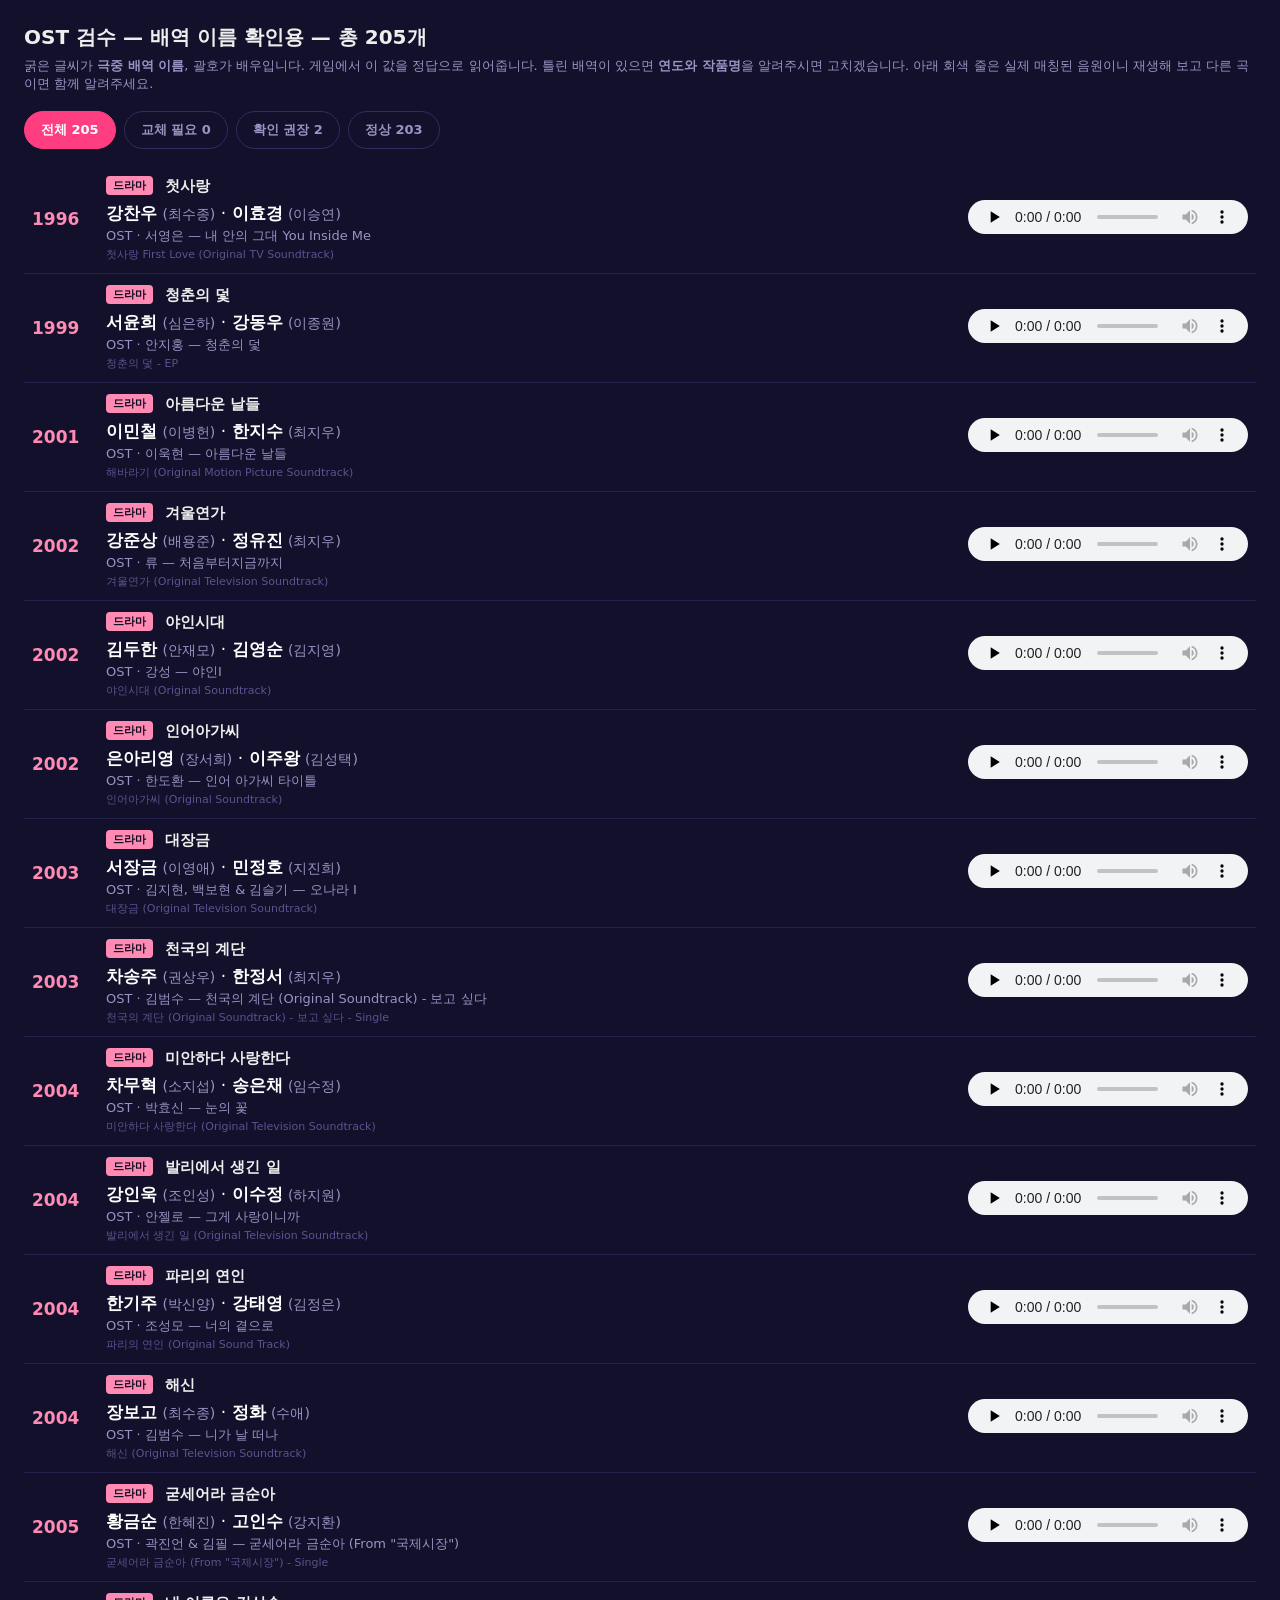
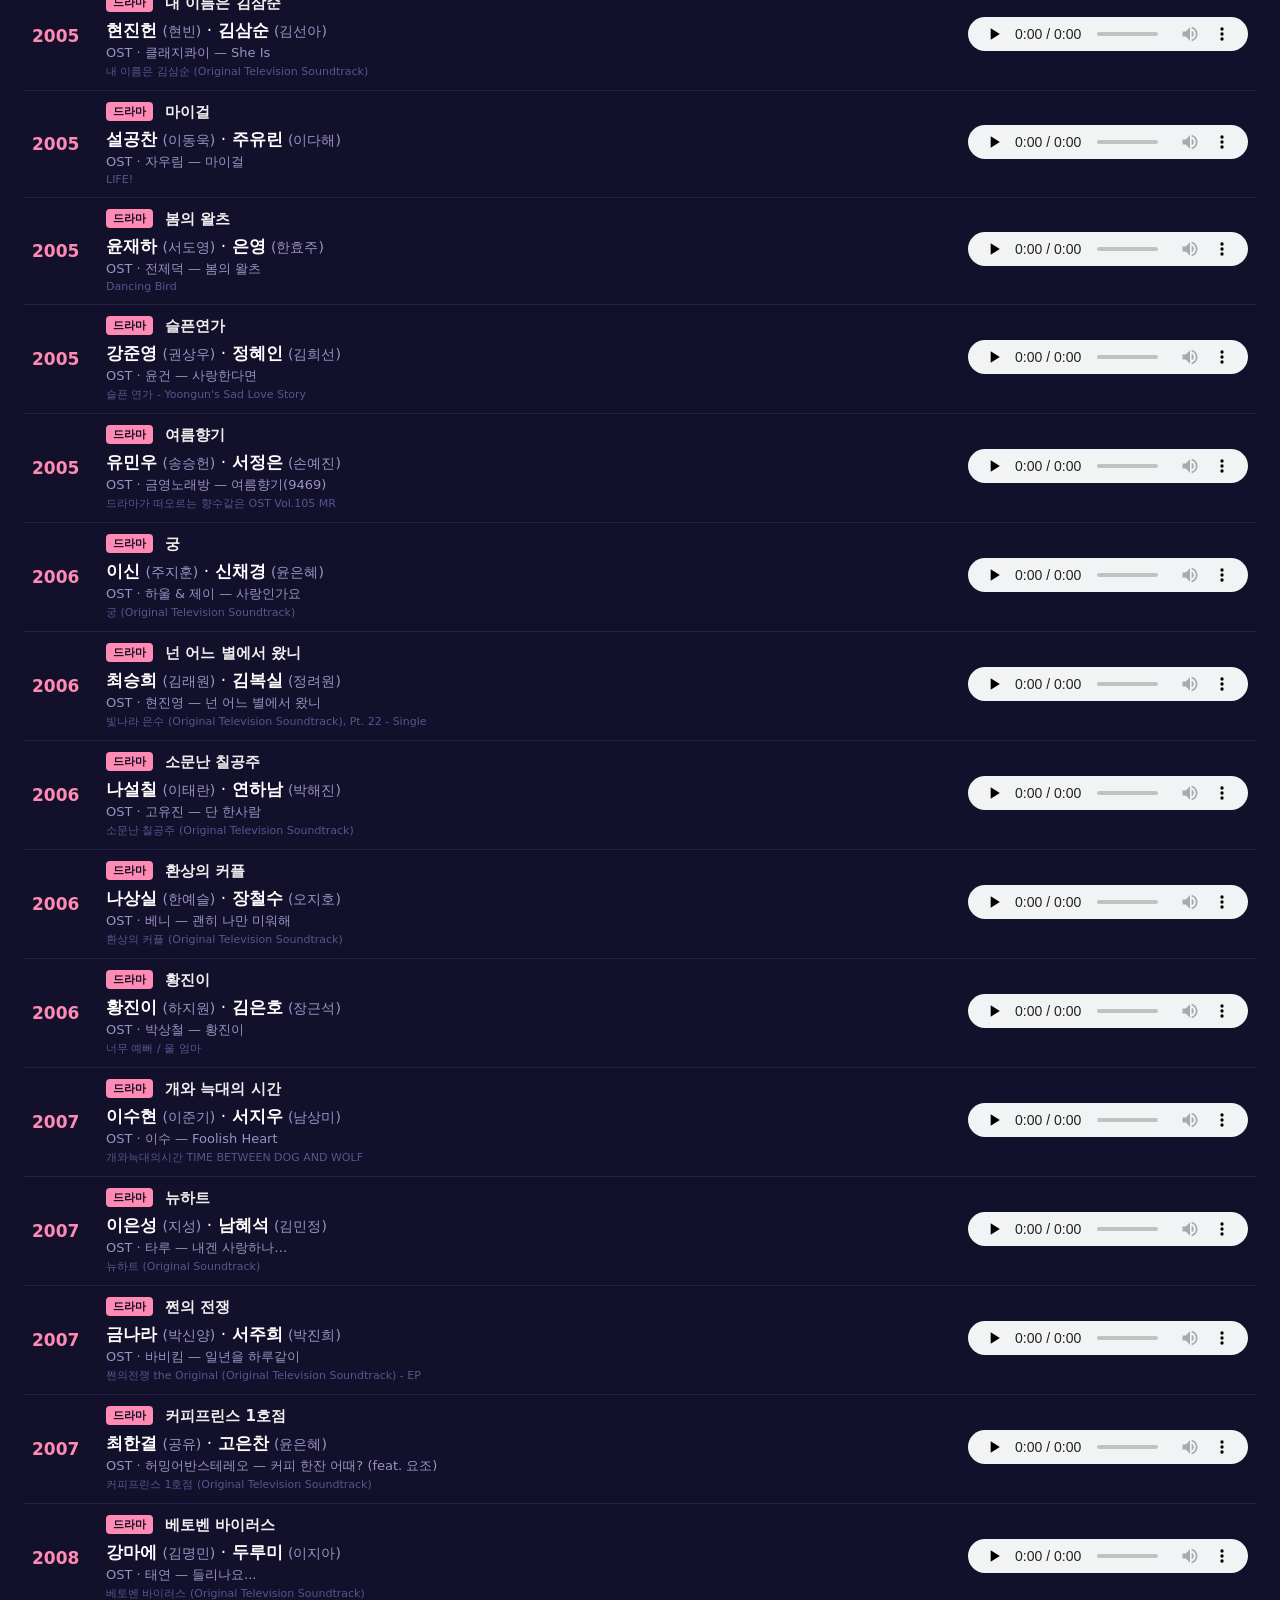
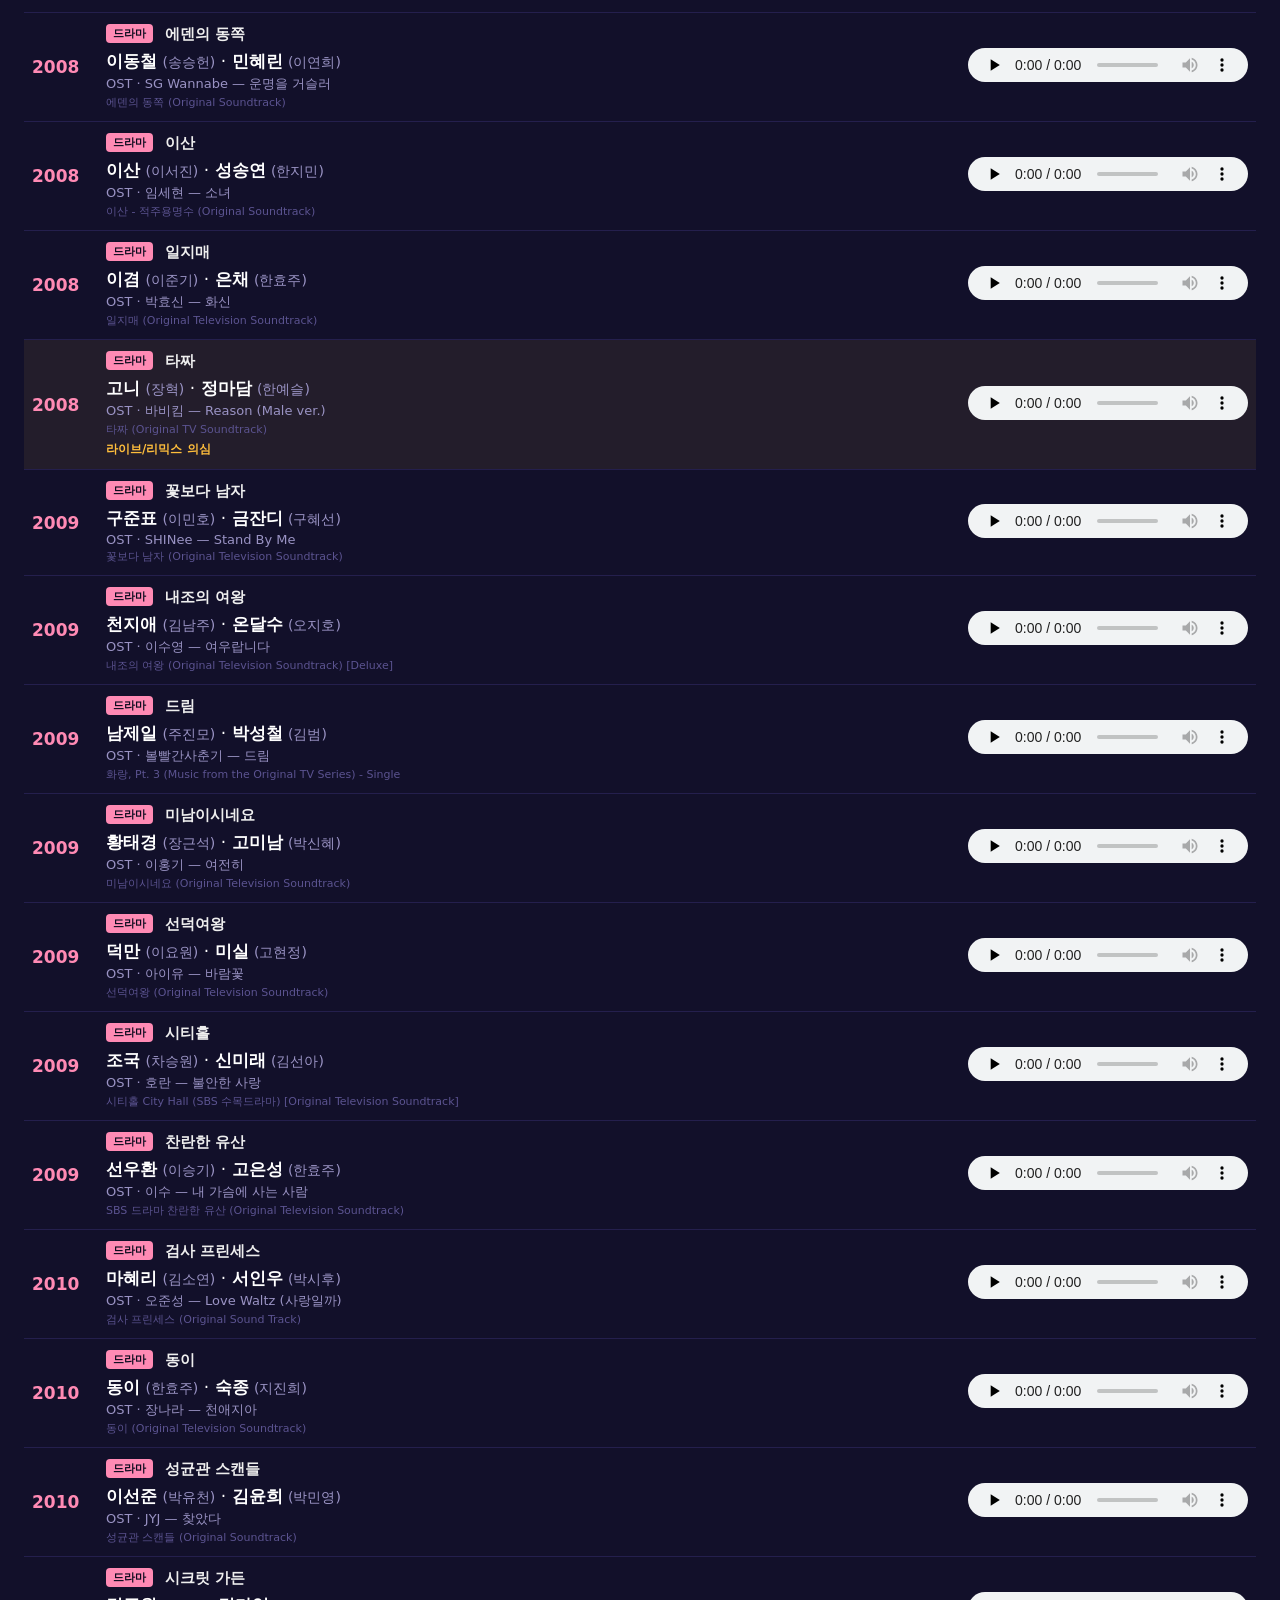
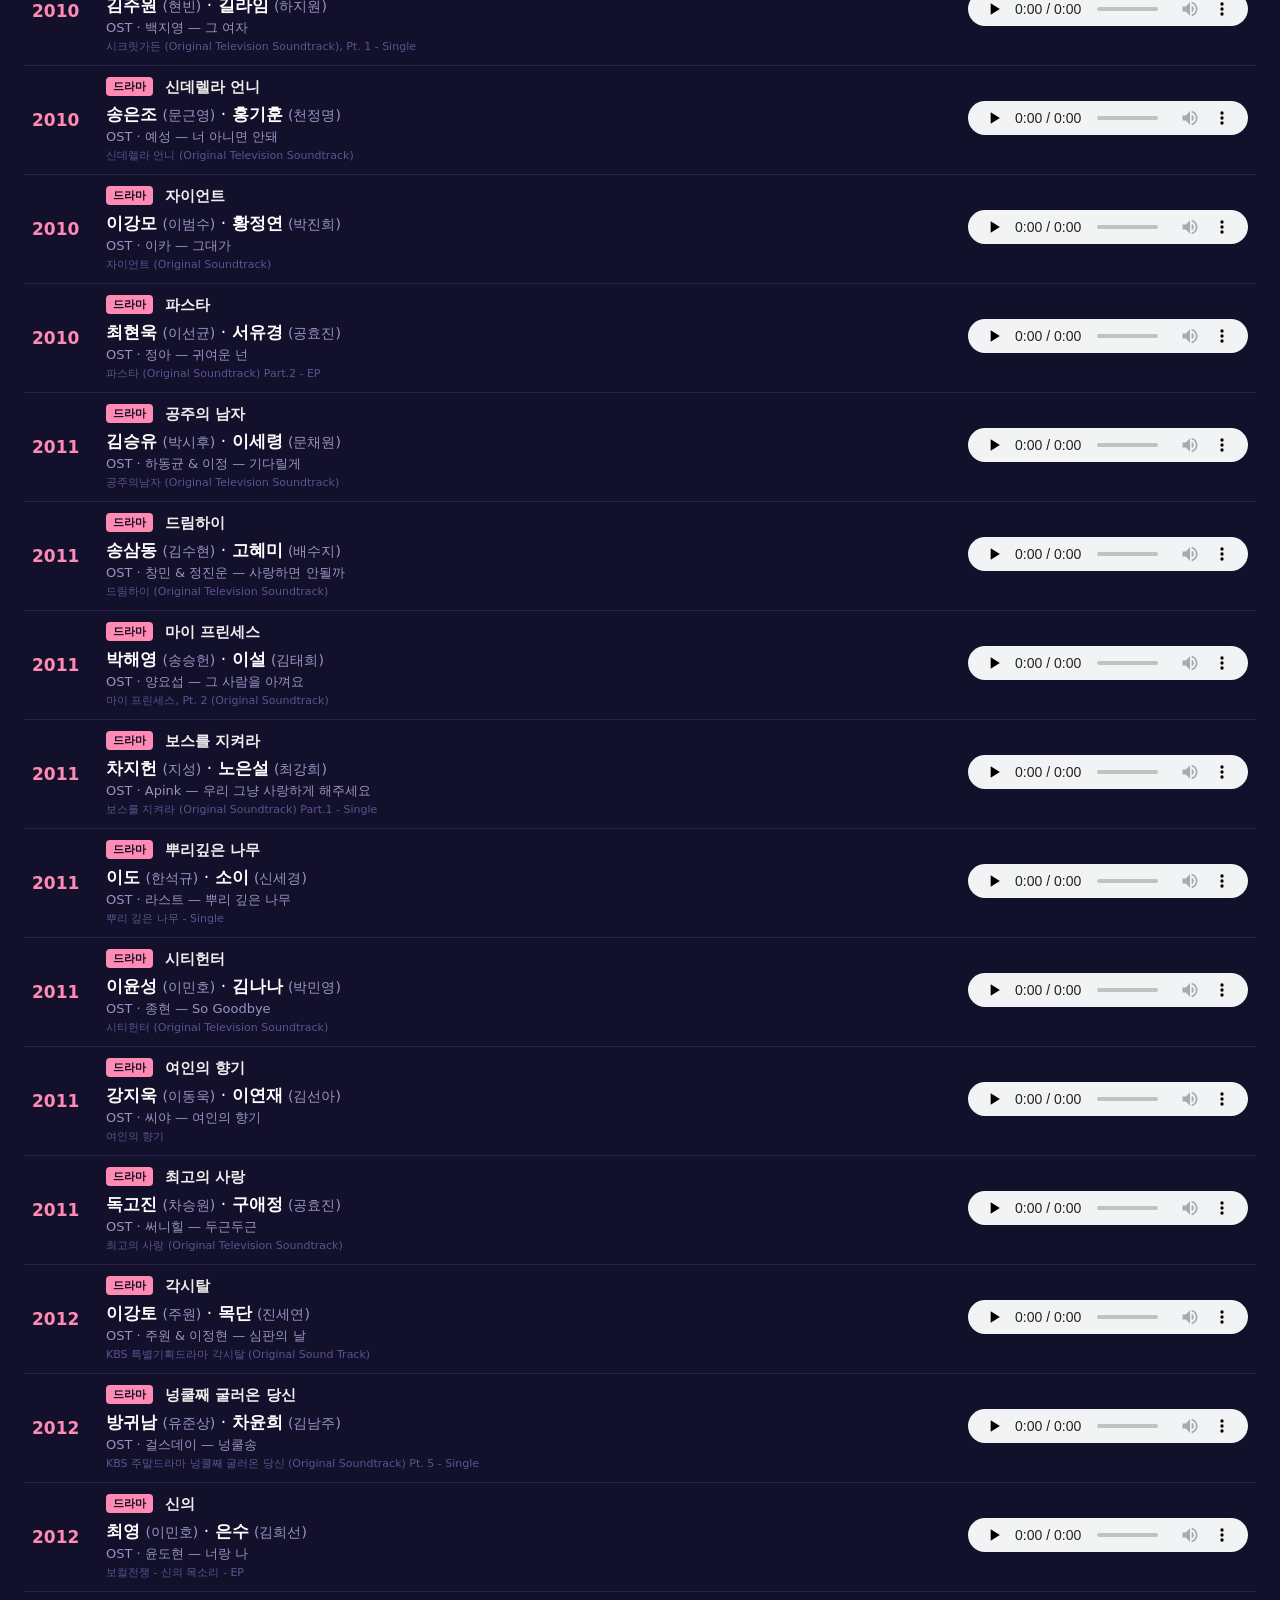
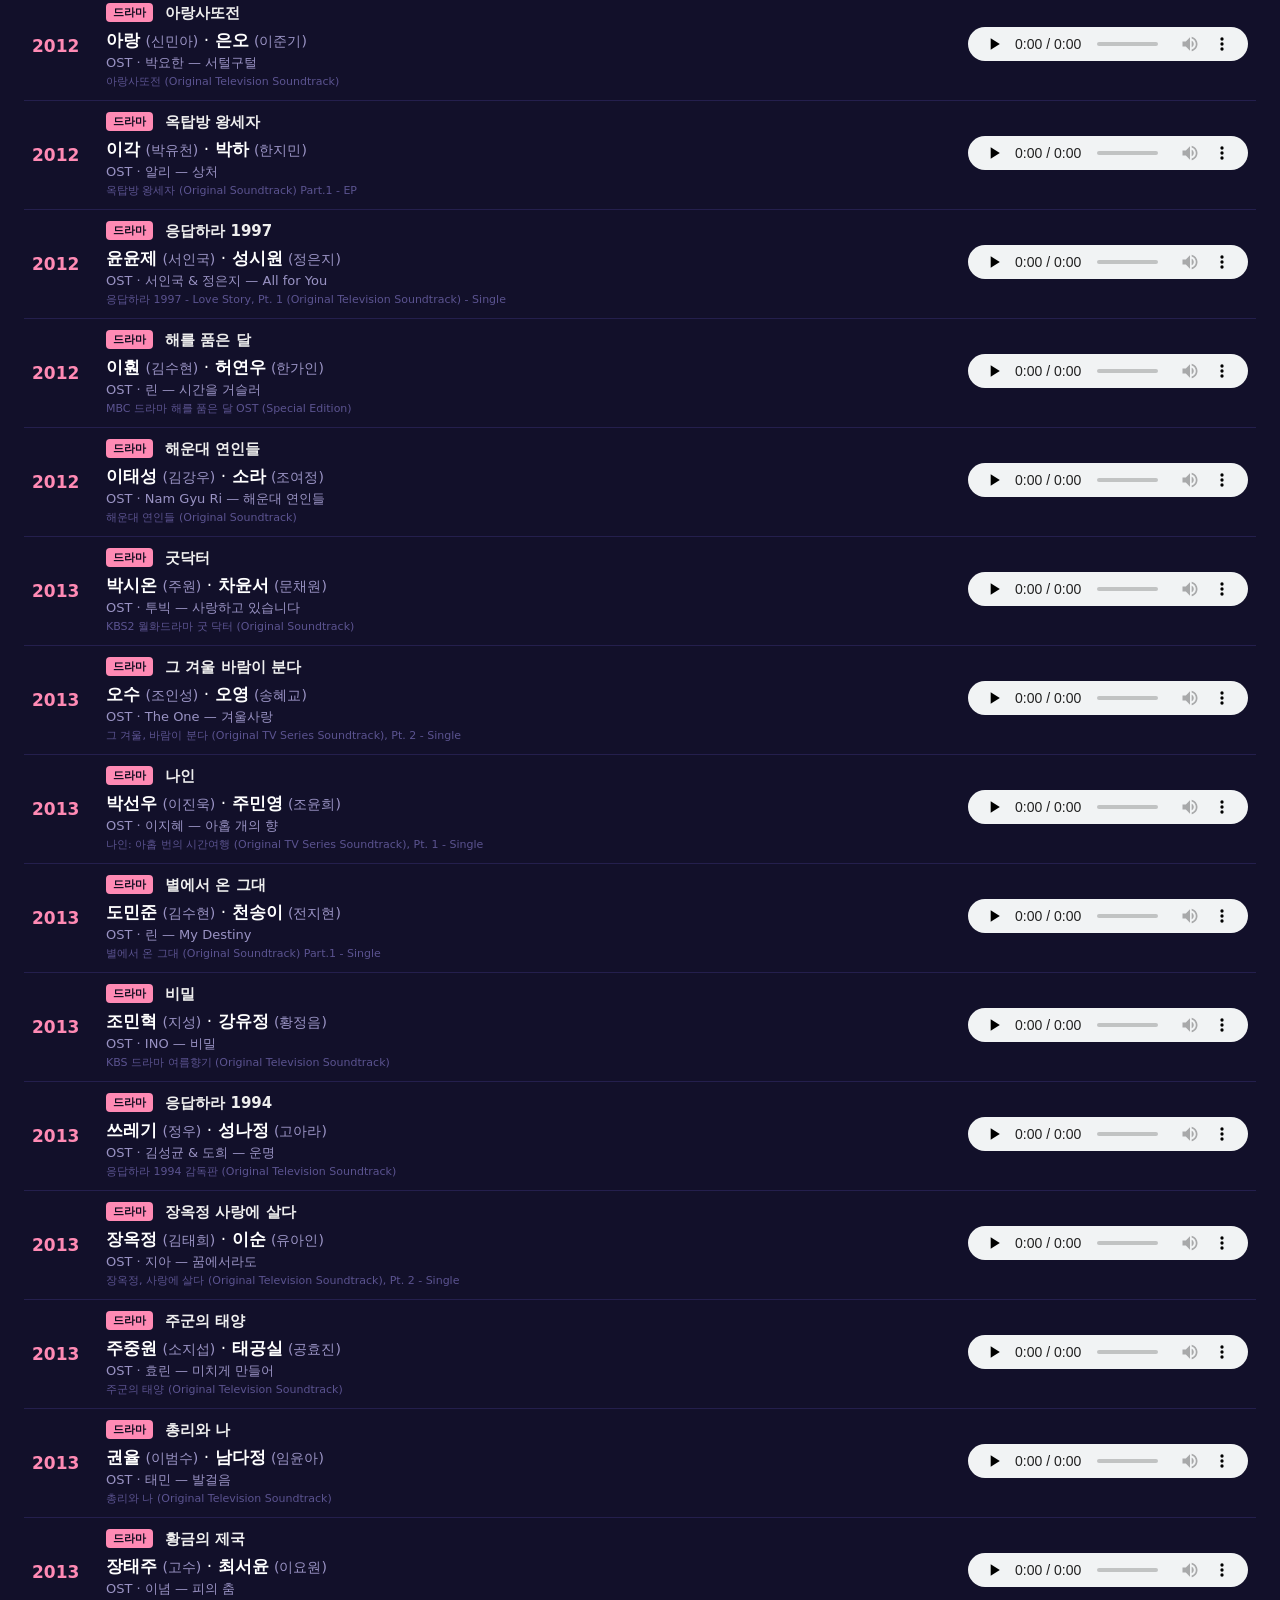
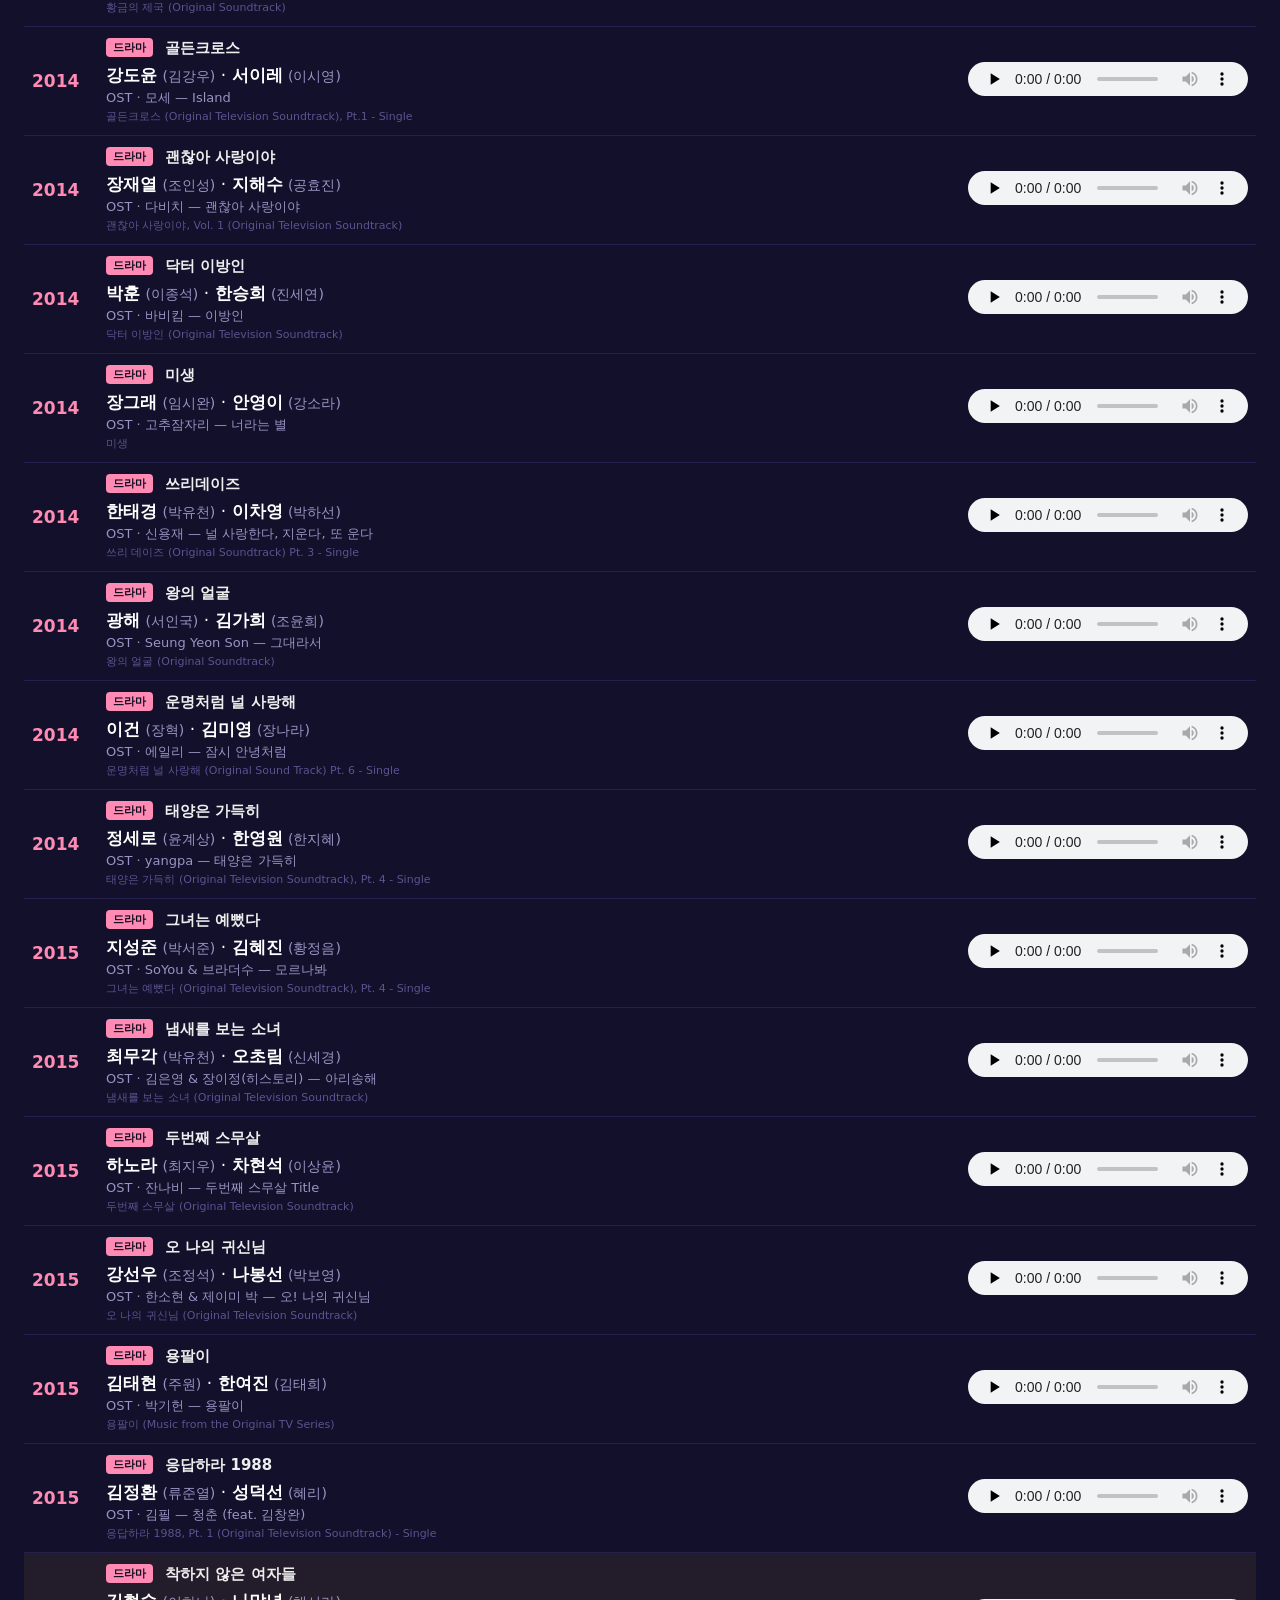
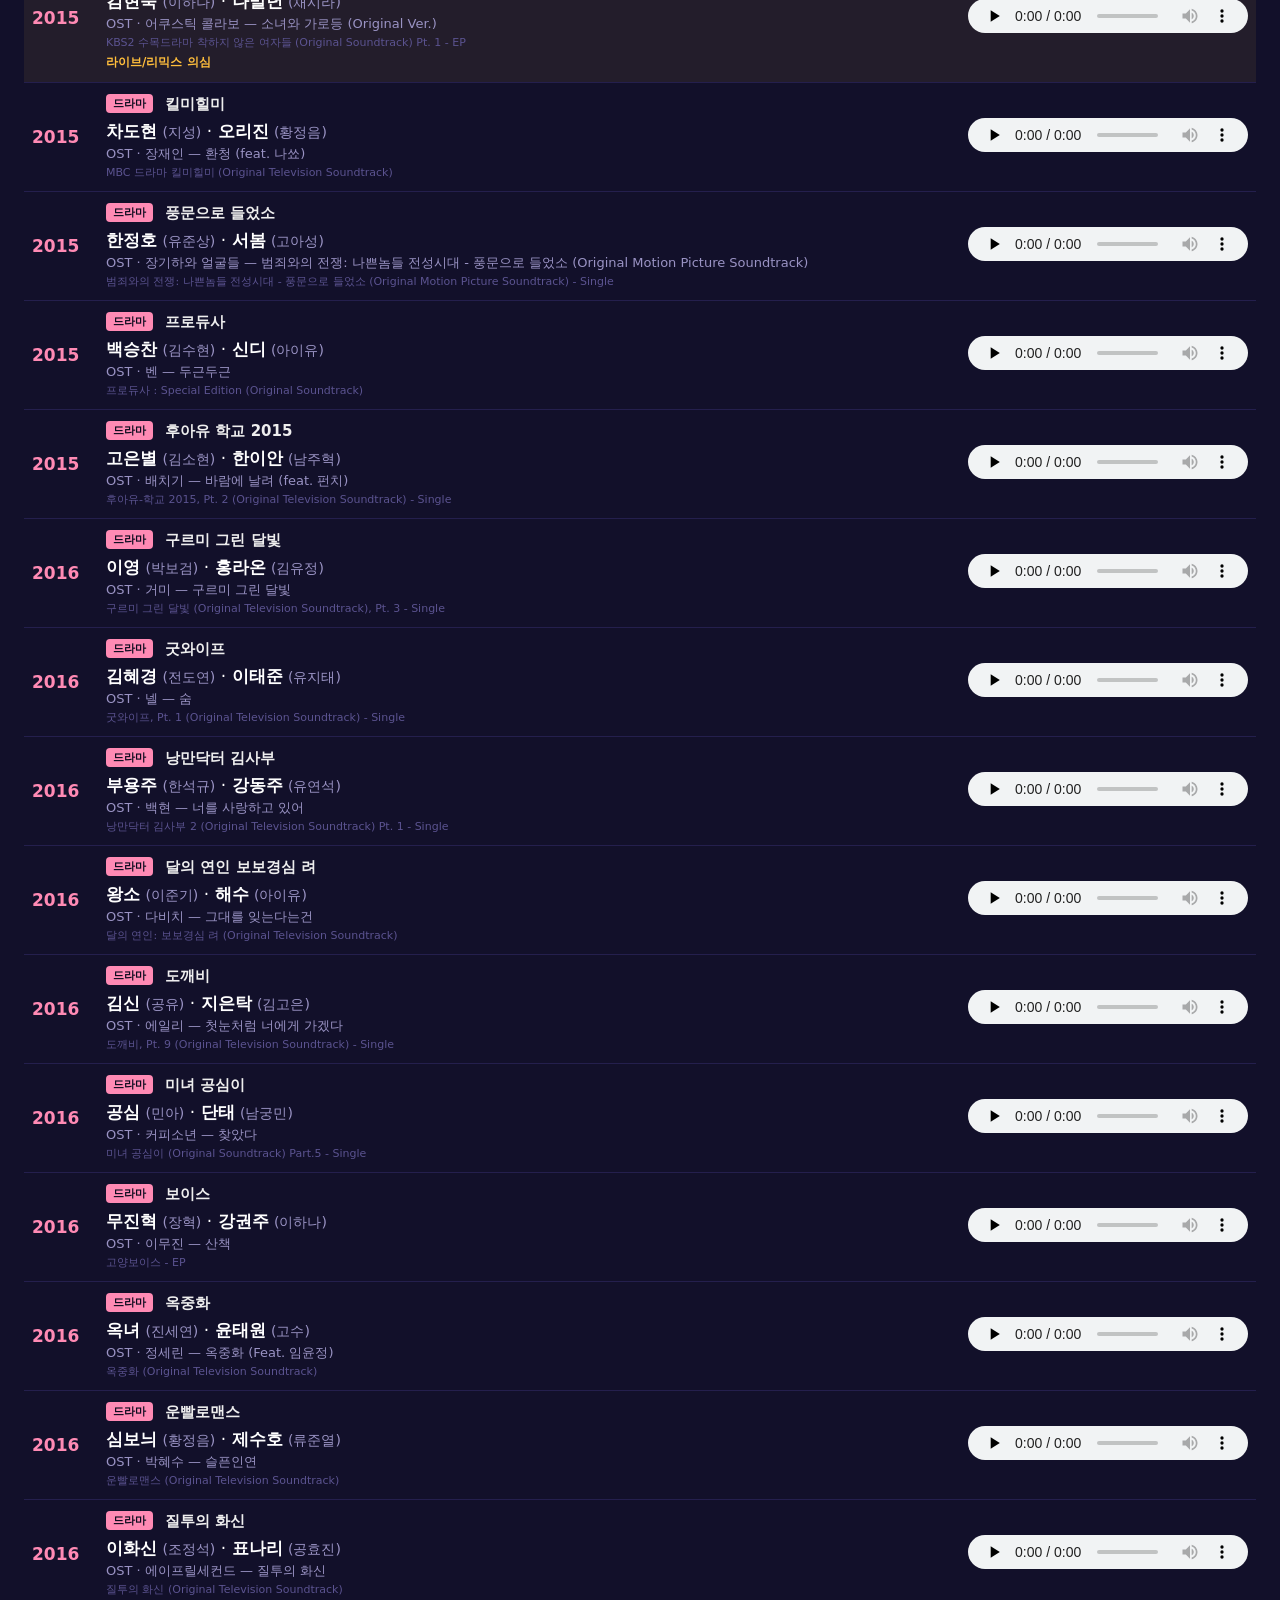
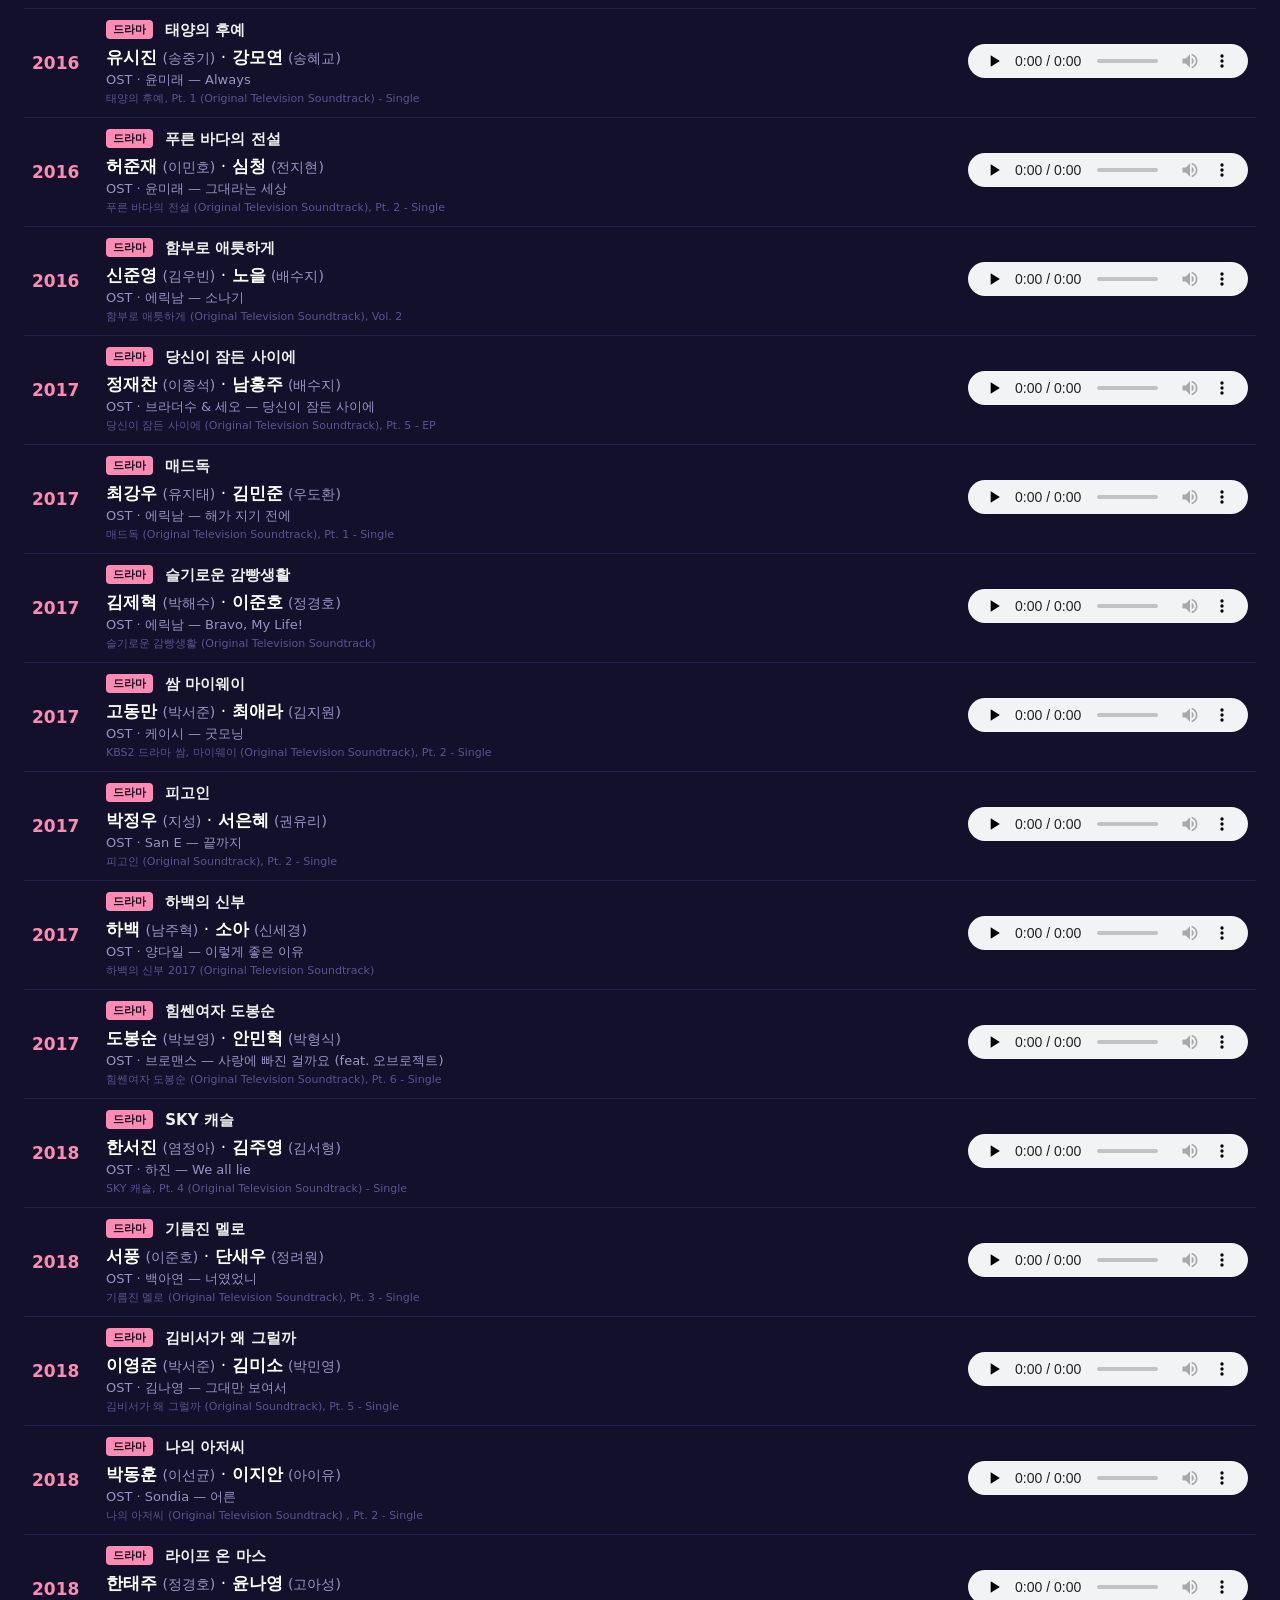
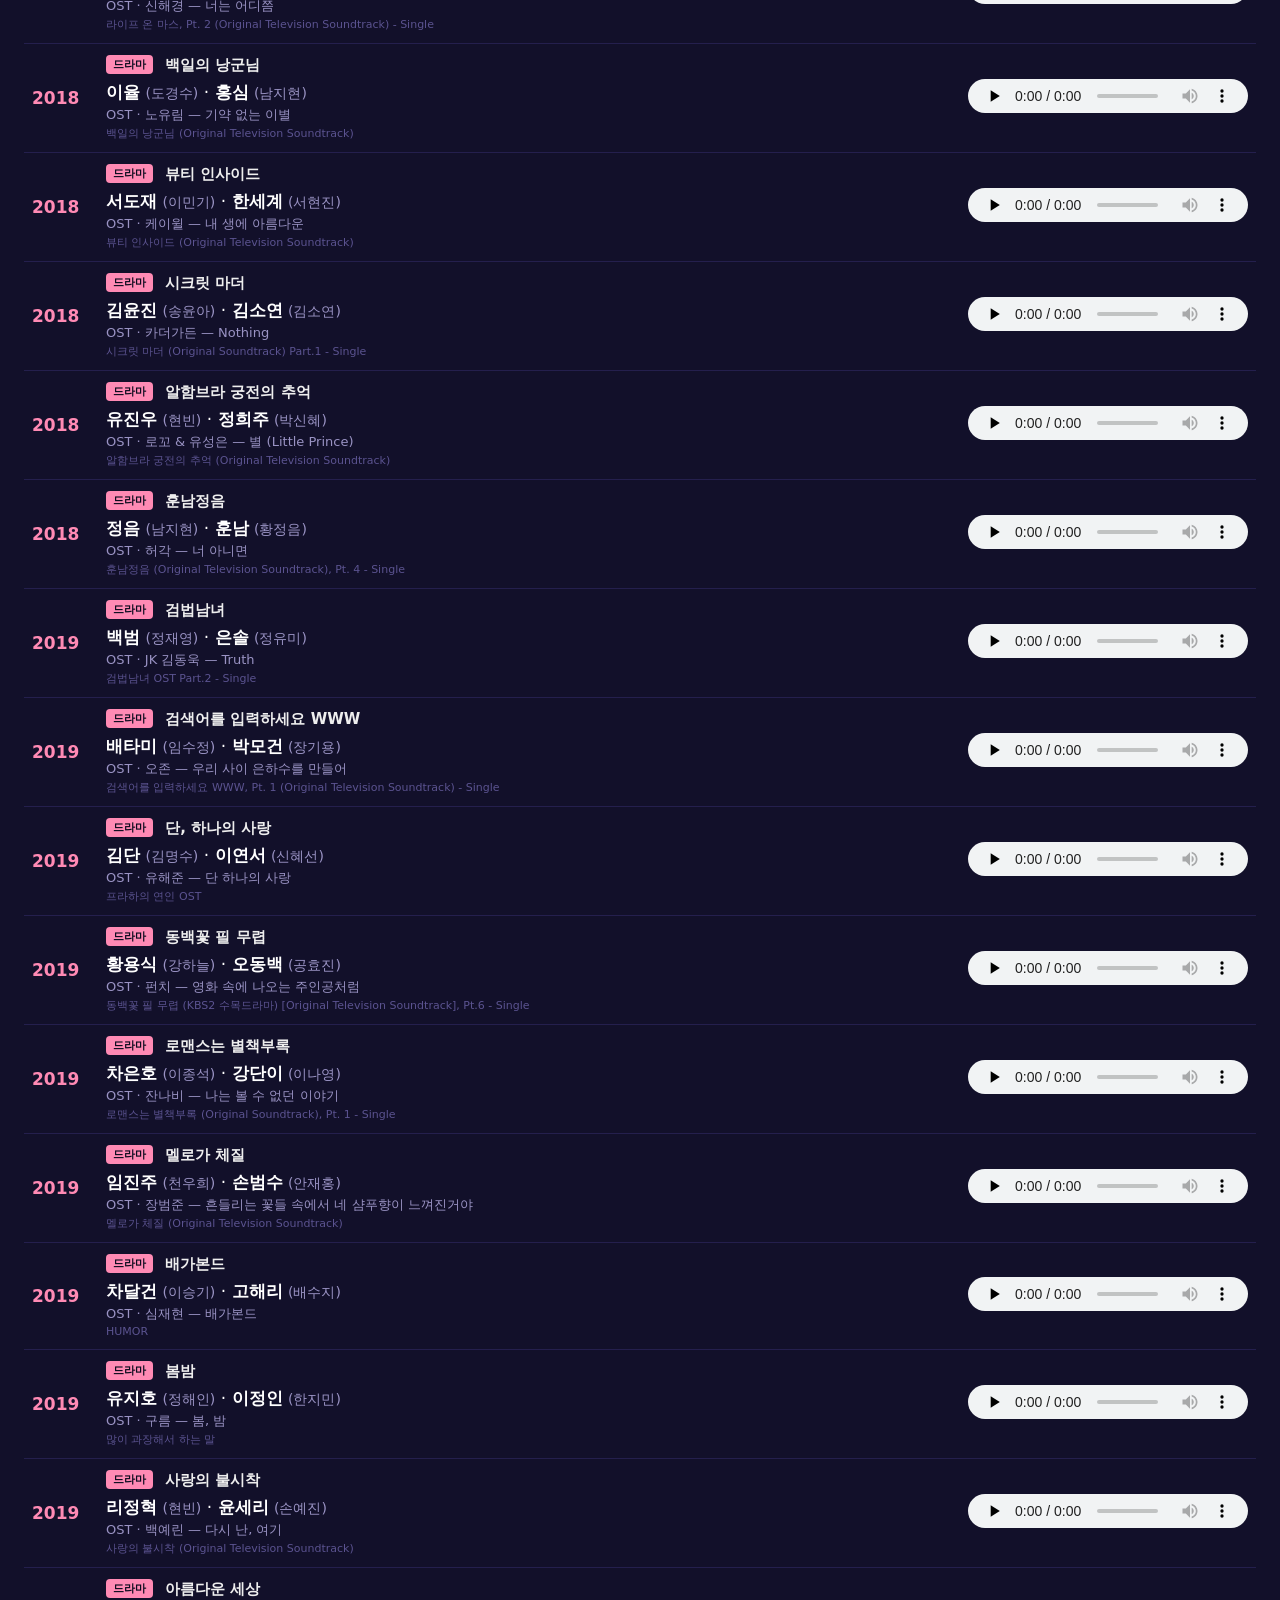
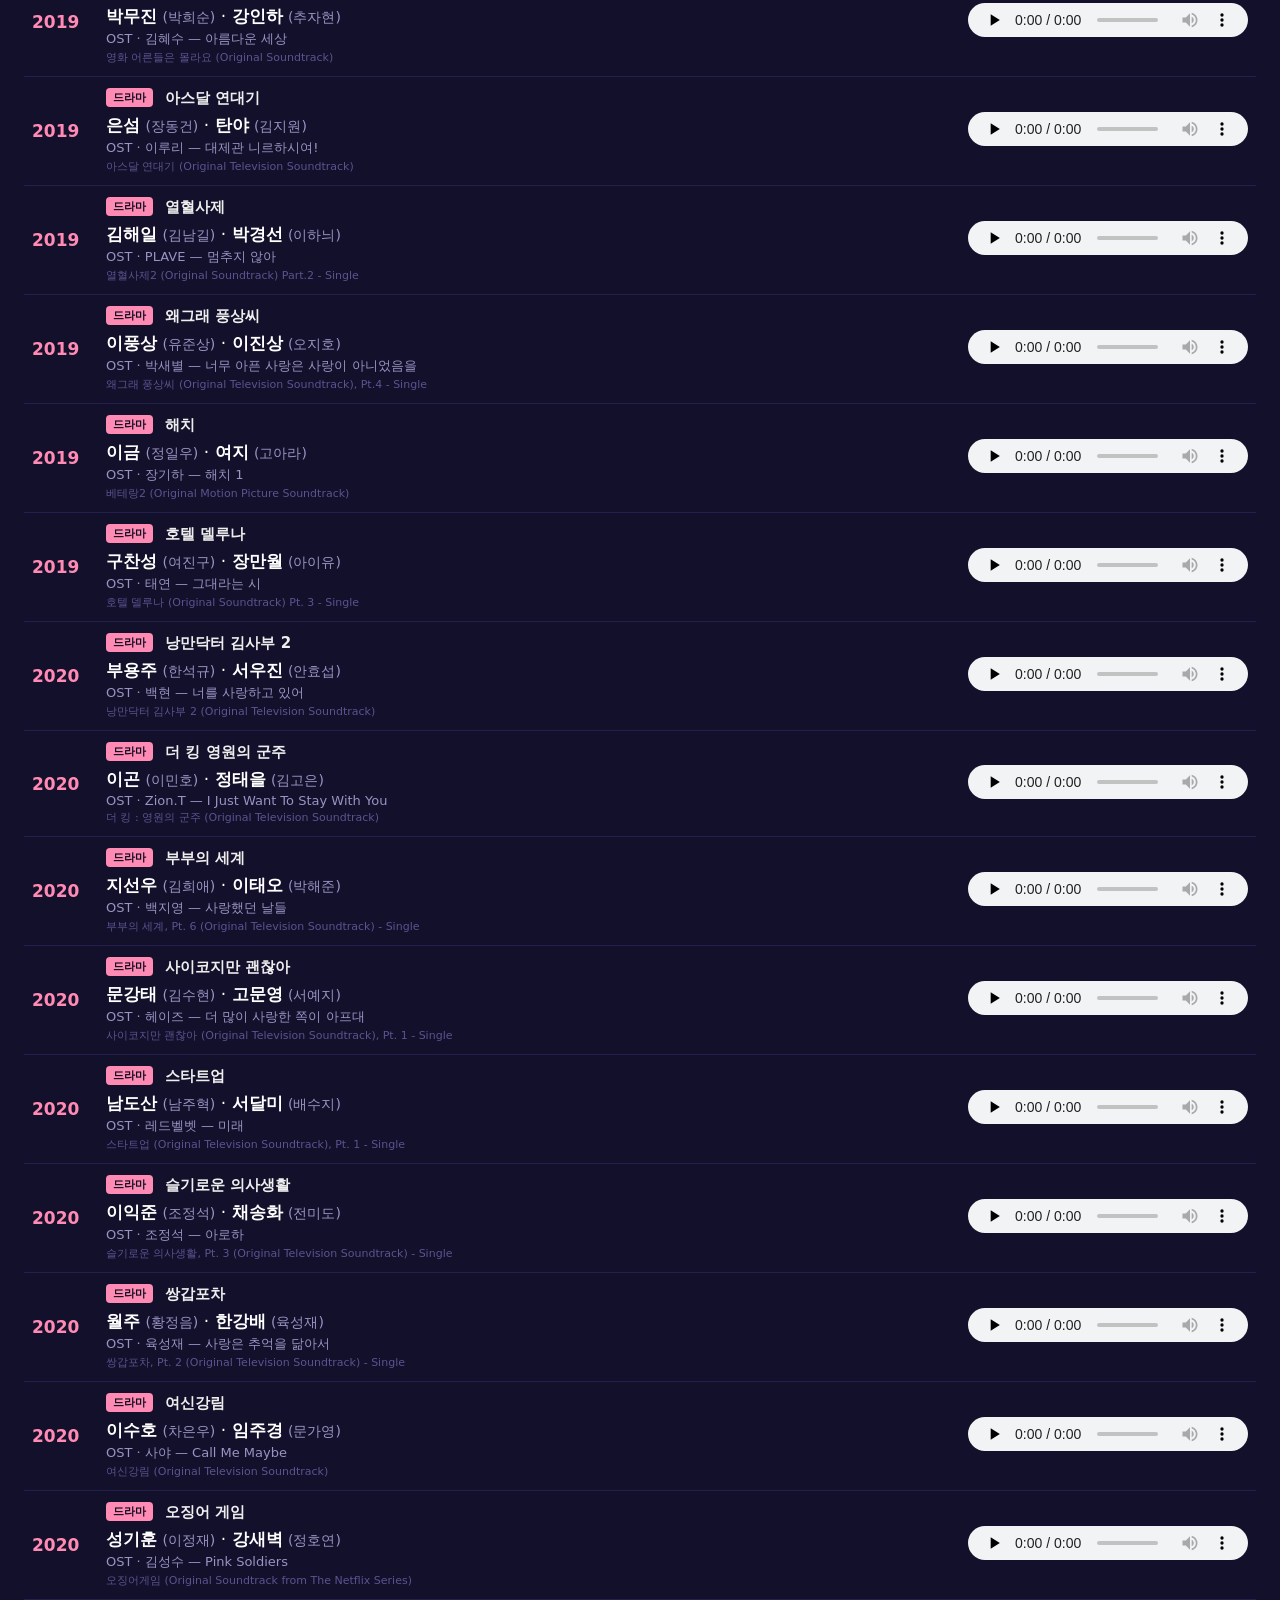
<file: tools/review_ost.html>
<!doctype html>
<html lang="ko"><head><meta charset="utf-8">
<title>곡 목록 검수 — 205곡</title>
<style>
  body { font-family: 'Malgun Gothic', system-ui, sans-serif; background:#12102a; color:#eee;
         margin:0; padding:24px; }
  h1 { font-size:20px; margin:0 0 6px; }
  .sub { color:#9a93c4; font-size:13px; margin-bottom:18px; }
  .filters { display:flex; gap:8px; margin-bottom:16px; flex-wrap:wrap; }
  .filters button { padding:9px 16px; border-radius:99px; border:1px solid #322c5f;
                     background:transparent; color:#9a93c4; cursor:pointer; font-size:13px;
                     font-weight:600; font-family:inherit; }
  .filters button.on { background:#ff3d81; border-color:#ff3d81; color:#fff; }
  table { width:100%; border-collapse:collapse; }
  td { border-bottom:1px solid #241f4d; padding:11px 8px; vertical-align:middle; }
  .yr { width:58px; font-weight:800; font-size:17px; color:#ff8ab4; }
  .seed { font-weight:700; font-size:15px; }
  .matched { color:#9a93c4; font-size:13px; margin-top:2px; }
  .album { color:#5b5390; font-size:11px; margin-top:2px; }
  .flag { color:#ff5c6c; font-size:12px; margin-top:4px; font-weight:600; }
  .kind { display:inline-block; font-size:11px; font-weight:700; color:#0e0c1f;
           background:#ff8ab4; border-radius:4px; padding:2px 7px; margin-right:7px;
           vertical-align:2px; }
  .chars { font-size:17px; margin-top:6px; color:#fff; }
  .chars .actor { color:#9a93c4; font-size:14px; font-weight:400; }
  tr.bad  { background:rgba(255,92,108,.10); }
  tr.warn { background:rgba(255,190,60,.07); }
  tr.warn .flag { color:#ffbe3c; }
  .play { width:290px; text-align:right; }
  audio { width:280px; height:34px; }
</style></head><body>
<h1>OST 검수 — 배역 이름 확인용 — 총 205개</h1>
<div class="sub" id="sub"></div>
<div class="filters">
  <button class="on" data-f="all">전체 205</button>
  <button data-f="bad">교체 필요 0</button>
  <button data-f="warn">확인 권장 2</button>
  <button data-f="ok">정상 203</button>
</div>
<table><tbody>
    <tr class="ok" data-level="ok">
      <td class="yr">1996</td>
      <td>
        <div class="seed"><span class="kind">드라마</span> 첫사랑</div>
        <div class="chars"><b>강찬우</b> <span class='actor'>(최수종)</span> · <b>이효경</b> <span class='actor'>(이승연)</span></div>
        <div class="matched">OST · 서영은 — 내 안의 그대 You Inside Me</div>
        <div class="album">첫사랑 First Love (Original TV Soundtrack)</div>
        
      </td>
      <td class="play">
        <audio preload="none" controls src="https://audio-ssl.itunes.apple.com/itunes-assets/AudioPreview125/v4/73/84/de/7384de88-ffb3-3221-68b2-268e4ac80627/mzaf_4058192413958839172.plus.aac.p.m4a"></audio>
      </td>
    </tr>
    <tr class="ok" data-level="ok">
      <td class="yr">1999</td>
      <td>
        <div class="seed"><span class="kind">드라마</span> 청춘의 덫</div>
        <div class="chars"><b>서윤희</b> <span class='actor'>(심은하)</span> · <b>강동우</b> <span class='actor'>(이종원)</span></div>
        <div class="matched">OST · 안지홍 — 청춘의 덫</div>
        <div class="album">청춘의 덫 - EP</div>
        
      </td>
      <td class="play">
        <audio preload="none" controls src="https://audio-ssl.itunes.apple.com/itunes-assets/AudioPreview126/v4/b5/8d/6c/b58d6c62-fbda-4760-0d10-6674003dc0c5/mzaf_10000209956841444695.plus.aac.p.m4a"></audio>
      </td>
    </tr>
    <tr class="ok" data-level="ok">
      <td class="yr">2001</td>
      <td>
        <div class="seed"><span class="kind">드라마</span> 아름다운 날들</div>
        <div class="chars"><b>이민철</b> <span class='actor'>(이병헌)</span> · <b>한지수</b> <span class='actor'>(최지우)</span></div>
        <div class="matched">OST · 이욱현 — 아름다운 날들</div>
        <div class="album">해바라기 (Original Motion Picture Soundtrack)</div>
        
      </td>
      <td class="play">
        <audio preload="none" controls src="https://audio-ssl.itunes.apple.com/itunes-assets/AudioPreview114/v4/f3/cb/df/f3cbdf53-3953-72b4-2b1a-55e47625d469/mzaf_11134335050509766955.plus.aac.p.m4a"></audio>
      </td>
    </tr>
    <tr class="ok" data-level="ok">
      <td class="yr">2002</td>
      <td>
        <div class="seed"><span class="kind">드라마</span> 겨울연가</div>
        <div class="chars"><b>강준상</b> <span class='actor'>(배용준)</span> · <b>정유진</b> <span class='actor'>(최지우)</span></div>
        <div class="matched">OST · 류 — 처음부터지금까지</div>
        <div class="album">겨울연가 (Original Television Soundtrack)</div>
        
      </td>
      <td class="play">
        <audio preload="none" controls src="https://audio-ssl.itunes.apple.com/itunes-assets/AudioPreview122/v4/0c/93/14/0c9314c2-5b41-a7bf-6aec-694e1fb9aaa3/mzaf_7239530911605085488.plus.aac.p.m4a"></audio>
      </td>
    </tr>
    <tr class="ok" data-level="ok">
      <td class="yr">2002</td>
      <td>
        <div class="seed"><span class="kind">드라마</span> 야인시대</div>
        <div class="chars"><b>김두한</b> <span class='actor'>(안재모)</span> · <b>김영순</b> <span class='actor'>(김지영)</span></div>
        <div class="matched">OST · 강성 — 야인Ⅰ</div>
        <div class="album">야인시대 (Original Soundtrack)</div>
        
      </td>
      <td class="play">
        <audio preload="none" controls src="https://audio-ssl.itunes.apple.com/itunes-assets/AudioPreview122/v4/01/59/0c/01590c4c-1c75-22ad-03f4-4551779d9c94/mzaf_4982390718254709632.plus.aac.p.m4a"></audio>
      </td>
    </tr>
    <tr class="ok" data-level="ok">
      <td class="yr">2002</td>
      <td>
        <div class="seed"><span class="kind">드라마</span> 인어아가씨</div>
        <div class="chars"><b>은아리영</b> <span class='actor'>(장서희)</span> · <b>이주왕</b> <span class='actor'>(김성택)</span></div>
        <div class="matched">OST · 한도환 — 인어 아가씨 타이틀</div>
        <div class="album">인어아가씨 (Original Soundtrack)</div>
        
      </td>
      <td class="play">
        <audio preload="none" controls src="https://audio-ssl.itunes.apple.com/itunes-assets/AudioPreview113/v4/96/31/eb/9631ebd8-6ea1-7d4c-3c7f-137d39fdba8a/mzaf_16879550716659332709.plus.aac.p.m4a"></audio>
      </td>
    </tr>
    <tr class="ok" data-level="ok">
      <td class="yr">2003</td>
      <td>
        <div class="seed"><span class="kind">드라마</span> 대장금</div>
        <div class="chars"><b>서장금</b> <span class='actor'>(이영애)</span> · <b>민정호</b> <span class='actor'>(지진희)</span></div>
        <div class="matched">OST · 김지현, 백보현 &amp; 김슬기 — 오나라 I</div>
        <div class="album">대장금 (Original Television Soundtrack)</div>
        
      </td>
      <td class="play">
        <audio preload="none" controls src="https://audio-ssl.itunes.apple.com/itunes-assets/AudioPreview221/v4/a0/b5/a2/a0b5a28d-d219-2ff0-35ba-412346f799ec/mzaf_5251735717365971218.plus.aac.p.m4a"></audio>
      </td>
    </tr>
    <tr class="ok" data-level="ok">
      <td class="yr">2003</td>
      <td>
        <div class="seed"><span class="kind">드라마</span> 천국의 계단</div>
        <div class="chars"><b>차송주</b> <span class='actor'>(권상우)</span> · <b>한정서</b> <span class='actor'>(최지우)</span></div>
        <div class="matched">OST · 김범수 — 천국의 계단 (Original Soundtrack) - 보고 싶다</div>
        <div class="album">천국의 계단 (Original Soundtrack) - 보고 싶다 - Single</div>
        
      </td>
      <td class="play">
        <audio preload="none" controls src="https://audio-ssl.itunes.apple.com/itunes-assets/AudioPreview112/v4/95/f9/98/95f99853-8658-cc51-9c99-ea9252580f5b/mzaf_16867660611530511840.plus.aac.p.m4a"></audio>
      </td>
    </tr>
    <tr class="ok" data-level="ok">
      <td class="yr">2004</td>
      <td>
        <div class="seed"><span class="kind">드라마</span> 미안하다 사랑한다</div>
        <div class="chars"><b>차무혁</b> <span class='actor'>(소지섭)</span> · <b>송은채</b> <span class='actor'>(임수정)</span></div>
        <div class="matched">OST · 박효신 — 눈의 꽃</div>
        <div class="album">미안하다 사랑한다 (Original Television Soundtrack)</div>
        
      </td>
      <td class="play">
        <audio preload="none" controls src="https://audio-ssl.itunes.apple.com/itunes-assets/AudioPreview115/v4/7b/66/ed/7b66ed5e-bef4-eedb-bc3f-ea7b6ca1f37f/mzaf_16963028826339998119.plus.aac.p.m4a"></audio>
      </td>
    </tr>
    <tr class="ok" data-level="ok">
      <td class="yr">2004</td>
      <td>
        <div class="seed"><span class="kind">드라마</span> 발리에서 생긴 일</div>
        <div class="chars"><b>강인욱</b> <span class='actor'>(조인성)</span> · <b>이수정</b> <span class='actor'>(하지원)</span></div>
        <div class="matched">OST · 안젤로 — 그게 사랑이니까</div>
        <div class="album">발리에서 생긴 일 (Original Television Soundtrack)</div>
        
      </td>
      <td class="play">
        <audio preload="none" controls src="https://audio-ssl.itunes.apple.com/itunes-assets/AudioPreview116/v4/9f/b9/ef/9fb9ef57-db28-07ed-d54b-a52b5dd8d447/mzaf_13323331639884955104.plus.aac.p.m4a"></audio>
      </td>
    </tr>
    <tr class="ok" data-level="ok">
      <td class="yr">2004</td>
      <td>
        <div class="seed"><span class="kind">드라마</span> 파리의 연인</div>
        <div class="chars"><b>한기주</b> <span class='actor'>(박신양)</span> · <b>강태영</b> <span class='actor'>(김정은)</span></div>
        <div class="matched">OST · 조성모 — 너의 곁으로</div>
        <div class="album">파리의 연인 (Original Sound Track)</div>
        
      </td>
      <td class="play">
        <audio preload="none" controls src="https://audio-ssl.itunes.apple.com/itunes-assets/AudioPreview125/v4/78/06/15/78061536-1e42-dc7b-8980-03390b6feda8/mzaf_18151484088534911644.plus.aac.p.m4a"></audio>
      </td>
    </tr>
    <tr class="ok" data-level="ok">
      <td class="yr">2004</td>
      <td>
        <div class="seed"><span class="kind">드라마</span> 해신</div>
        <div class="chars"><b>장보고</b> <span class='actor'>(최수종)</span> · <b>정화</b> <span class='actor'>(수애)</span></div>
        <div class="matched">OST · 김범수 — 니가 날 떠나</div>
        <div class="album">해신 (Original Television Soundtrack)</div>
        
      </td>
      <td class="play">
        <audio preload="none" controls src="https://audio-ssl.itunes.apple.com/itunes-assets/AudioPreview122/v4/d7/9c/42/d79c4299-4e81-a8a3-7c2e-d19ad7b71373/mzaf_6550081744790940510.plus.aac.p.m4a"></audio>
      </td>
    </tr>
    <tr class="ok" data-level="ok">
      <td class="yr">2005</td>
      <td>
        <div class="seed"><span class="kind">드라마</span> 굳세어라 금순아</div>
        <div class="chars"><b>황금순</b> <span class='actor'>(한혜진)</span> · <b>고인수</b> <span class='actor'>(강지환)</span></div>
        <div class="matched">OST · 곽진언 &amp; 김필 — 굳세어라 금순아 (From &quot;국제시장&quot;)</div>
        <div class="album">굳세어라 금순아 (From &quot;국제시장&quot;) - Single</div>
        
      </td>
      <td class="play">
        <audio preload="none" controls src="https://audio-ssl.itunes.apple.com/itunes-assets/AudioPreview125/v4/b3/10/f4/b310f420-3ed4-47de-1997-f4431de1279b/mzaf_14277471170301963682.plus.aac.p.m4a"></audio>
      </td>
    </tr>
    <tr class="ok" data-level="ok">
      <td class="yr">2005</td>
      <td>
        <div class="seed"><span class="kind">드라마</span> 내 이름은 김삼순</div>
        <div class="chars"><b>현진헌</b> <span class='actor'>(현빈)</span> · <b>김삼순</b> <span class='actor'>(김선아)</span></div>
        <div class="matched">OST · 클래지콰이 — She Is</div>
        <div class="album">내 이름은 김삼순 (Original Television Soundtrack)</div>
        
      </td>
      <td class="play">
        <audio preload="none" controls src="https://audio-ssl.itunes.apple.com/itunes-assets/AudioPreview125/v4/63/69/5d/63695d80-507f-53a2-f959-9084b9cb6a78/mzaf_5793691479295388799.plus.aac.p.m4a"></audio>
      </td>
    </tr>
    <tr class="ok" data-level="ok">
      <td class="yr">2005</td>
      <td>
        <div class="seed"><span class="kind">드라마</span> 마이걸</div>
        <div class="chars"><b>설공찬</b> <span class='actor'>(이동욱)</span> · <b>주유린</b> <span class='actor'>(이다해)</span></div>
        <div class="matched">OST · 자우림 — 마이걸</div>
        <div class="album">LIFE!</div>
        
      </td>
      <td class="play">
        <audio preload="none" controls src="https://audio-ssl.itunes.apple.com/itunes-assets/AudioPreview211/v4/4e/b7/ee/4eb7ee35-eb88-2f64-064a-438433153c49/mzaf_7478429006625073079.plus.aac.p.m4a"></audio>
      </td>
    </tr>
    <tr class="ok" data-level="ok">
      <td class="yr">2005</td>
      <td>
        <div class="seed"><span class="kind">드라마</span> 봄의 왈츠</div>
        <div class="chars"><b>윤재하</b> <span class='actor'>(서도영)</span> · <b>은영</b> <span class='actor'>(한효주)</span></div>
        <div class="matched">OST · 전제덕 — 봄의 왈츠</div>
        <div class="album">Dancing Bird</div>
        
      </td>
      <td class="play">
        <audio preload="none" controls src="https://audio-ssl.itunes.apple.com/itunes-assets/AudioPreview125/v4/72/c4/74/72c47470-fff1-6541-ee70-080984c61d07/mzaf_7965129498233458779.plus.aac.p.m4a"></audio>
      </td>
    </tr>
    <tr class="ok" data-level="ok">
      <td class="yr">2005</td>
      <td>
        <div class="seed"><span class="kind">드라마</span> 슬픈연가</div>
        <div class="chars"><b>강준영</b> <span class='actor'>(권상우)</span> · <b>정혜인</b> <span class='actor'>(김희선)</span></div>
        <div class="matched">OST · 윤건 — 사랑한다면</div>
        <div class="album">슬픈 연가 - Yoongun&#x27;s Sad Love Story</div>
        
      </td>
      <td class="play">
        <audio preload="none" controls src="https://audio-ssl.itunes.apple.com/itunes-assets/AudioPreview115/v4/e1/df/19/e1df19f0-7639-9f9e-a4d3-4a3f26349855/mzaf_15861440022412788665.plus.aac.p.m4a"></audio>
      </td>
    </tr>
    <tr class="ok" data-level="ok">
      <td class="yr">2005</td>
      <td>
        <div class="seed"><span class="kind">드라마</span> 여름향기</div>
        <div class="chars"><b>유민우</b> <span class='actor'>(송승헌)</span> · <b>서정은</b> <span class='actor'>(손예진)</span></div>
        <div class="matched">OST · 금영노래방 — 여름향기(9469)</div>
        <div class="album">드라마가 떠오르는 향수같은 OST Vol.105 MR</div>
        
      </td>
      <td class="play">
        <audio preload="none" controls src="https://audio-ssl.itunes.apple.com/itunes-assets/AudioPreview116/v4/e4/84/a6/e484a6e0-b8d0-9583-3aa9-36b21164c641/mzaf_12876237256219574194.plus.aac.p.m4a"></audio>
      </td>
    </tr>
    <tr class="ok" data-level="ok">
      <td class="yr">2006</td>
      <td>
        <div class="seed"><span class="kind">드라마</span> 궁</div>
        <div class="chars"><b>이신</b> <span class='actor'>(주지훈)</span> · <b>신채경</b> <span class='actor'>(윤은혜)</span></div>
        <div class="matched">OST · 하울 &amp; 제이 — 사랑인가요</div>
        <div class="album">궁 (Original Television Soundtrack)</div>
        
      </td>
      <td class="play">
        <audio preload="none" controls src="https://audio-ssl.itunes.apple.com/itunes-assets/AudioPreview125/v4/17/32/d3/1732d3be-ec19-90d1-cafb-d247cc8a3a36/mzaf_7440032115106374701.plus.aac.p.m4a"></audio>
      </td>
    </tr>
    <tr class="ok" data-level="ok">
      <td class="yr">2006</td>
      <td>
        <div class="seed"><span class="kind">드라마</span> 넌 어느 별에서 왔니</div>
        <div class="chars"><b>최승희</b> <span class='actor'>(김래원)</span> · <b>김복실</b> <span class='actor'>(정려원)</span></div>
        <div class="matched">OST · 현진영 — 넌 어느 별에서 왔니</div>
        <div class="album">빛나라 은수 (Original Television Soundtrack), Pt. 22 - Single</div>
        
      </td>
      <td class="play">
        <audio preload="none" controls src="https://audio-ssl.itunes.apple.com/itunes-assets/AudioPreview125/v4/cf/43/01/cf4301df-2dfe-8f36-e462-7f8b4ef33c7a/mzaf_15156509012039620749.plus.aac.p.m4a"></audio>
      </td>
    </tr>
    <tr class="ok" data-level="ok">
      <td class="yr">2006</td>
      <td>
        <div class="seed"><span class="kind">드라마</span> 소문난 칠공주</div>
        <div class="chars"><b>나설칠</b> <span class='actor'>(이태란)</span> · <b>연하남</b> <span class='actor'>(박해진)</span></div>
        <div class="matched">OST · 고유진 — 단 한사람</div>
        <div class="album">소문난 칠공주 (Original Television Soundtrack)</div>
        
      </td>
      <td class="play">
        <audio preload="none" controls src="https://audio-ssl.itunes.apple.com/itunes-assets/AudioPreview125/v4/75/2a/fb/752afb7b-1dc2-9767-d20f-38885c2aeda6/mzaf_15648727218456677150.plus.aac.p.m4a"></audio>
      </td>
    </tr>
    <tr class="ok" data-level="ok">
      <td class="yr">2006</td>
      <td>
        <div class="seed"><span class="kind">드라마</span> 환상의 커플</div>
        <div class="chars"><b>나상실</b> <span class='actor'>(한예슬)</span> · <b>장철수</b> <span class='actor'>(오지호)</span></div>
        <div class="matched">OST · 베니 — 괜히 나만 미워해</div>
        <div class="album">환상의 커플 (Original Television Soundtrack)</div>
        
      </td>
      <td class="play">
        <audio preload="none" controls src="https://audio-ssl.itunes.apple.com/itunes-assets/AudioPreview126/v4/10/be/1c/10be1c89-77fc-b02b-484f-4261e9315223/mzaf_16853368358388533339.plus.aac.p.m4a"></audio>
      </td>
    </tr>
    <tr class="ok" data-level="ok">
      <td class="yr">2006</td>
      <td>
        <div class="seed"><span class="kind">드라마</span> 황진이</div>
        <div class="chars"><b>황진이</b> <span class='actor'>(하지원)</span> · <b>김은호</b> <span class='actor'>(장근석)</span></div>
        <div class="matched">OST · 박상철 — 황진이</div>
        <div class="album">너무 예뻐 / 울 엄마</div>
        
      </td>
      <td class="play">
        <audio preload="none" controls src="https://audio-ssl.itunes.apple.com/itunes-assets/AudioPreview125/v4/10/f2/41/10f241b1-c286-9757-9a00-bd24beb17d31/mzaf_194210606954822721.plus.aac.p.m4a"></audio>
      </td>
    </tr>
    <tr class="ok" data-level="ok">
      <td class="yr">2007</td>
      <td>
        <div class="seed"><span class="kind">드라마</span> 개와 늑대의 시간</div>
        <div class="chars"><b>이수현</b> <span class='actor'>(이준기)</span> · <b>서지우</b> <span class='actor'>(남상미)</span></div>
        <div class="matched">OST · 이수 — Foolish Heart</div>
        <div class="album">개와늑대의시간 TIME BETWEEN DOG AND WOLF</div>
        
      </td>
      <td class="play">
        <audio preload="none" controls src="https://audio-ssl.itunes.apple.com/itunes-assets/AudioPreview125/v4/8f/a7/5d/8fa75d6b-2396-33e4-9180-26e69a008a46/mzaf_3920112680016045534.plus.aac.p.m4a"></audio>
      </td>
    </tr>
    <tr class="ok" data-level="ok">
      <td class="yr">2007</td>
      <td>
        <div class="seed"><span class="kind">드라마</span> 뉴하트</div>
        <div class="chars"><b>이은성</b> <span class='actor'>(지성)</span> · <b>남혜석</b> <span class='actor'>(김민정)</span></div>
        <div class="matched">OST · 타루 — 내겐 사랑하나…</div>
        <div class="album">뉴하트 (Original Soundtrack)</div>
        
      </td>
      <td class="play">
        <audio preload="none" controls src="https://audio-ssl.itunes.apple.com/itunes-assets/AudioPreview116/v4/3c/95/a3/3c95a365-9280-1e11-dbb1-651d78f26abb/mzaf_10506787593494345513.plus.aac.p.m4a"></audio>
      </td>
    </tr>
    <tr class="ok" data-level="ok">
      <td class="yr">2007</td>
      <td>
        <div class="seed"><span class="kind">드라마</span> 쩐의 전쟁</div>
        <div class="chars"><b>금나라</b> <span class='actor'>(박신양)</span> · <b>서주희</b> <span class='actor'>(박진희)</span></div>
        <div class="matched">OST · 바비킴 — 일년을 하루같이</div>
        <div class="album">쩐의전쟁 the Original (Original Television Soundtrack) - EP</div>
        
      </td>
      <td class="play">
        <audio preload="none" controls src="https://audio-ssl.itunes.apple.com/itunes-assets/AudioPreview125/v4/6e/48/6a/6e486ac5-190d-a662-76f3-219cef264d3e/mzaf_13370416707146447593.plus.aac.p.m4a"></audio>
      </td>
    </tr>
    <tr class="ok" data-level="ok">
      <td class="yr">2007</td>
      <td>
        <div class="seed"><span class="kind">드라마</span> 커피프린스 1호점</div>
        <div class="chars"><b>최한결</b> <span class='actor'>(공유)</span> · <b>고은찬</b> <span class='actor'>(윤은혜)</span></div>
        <div class="matched">OST · 허밍어반스테레오 — 커피 한잔 어때? (feat. 요조)</div>
        <div class="album">커피프린스 1호점 (Original Television Soundtrack)</div>
        
      </td>
      <td class="play">
        <audio preload="none" controls src="https://audio-ssl.itunes.apple.com/itunes-assets/AudioPreview115/v4/c3/ec/1b/c3ec1b88-3849-1a17-12f6-77744b64ec2a/mzaf_5167112552336102746.plus.aac.p.m4a"></audio>
      </td>
    </tr>
    <tr class="ok" data-level="ok">
      <td class="yr">2008</td>
      <td>
        <div class="seed"><span class="kind">드라마</span> 베토벤 바이러스</div>
        <div class="chars"><b>강마에</b> <span class='actor'>(김명민)</span> · <b>두루미</b> <span class='actor'>(이지아)</span></div>
        <div class="matched">OST · 태연 — 들리나요...</div>
        <div class="album">베토벤 바이러스 (Original Television Soundtrack)</div>
        
      </td>
      <td class="play">
        <audio preload="none" controls src="https://audio-ssl.itunes.apple.com/itunes-assets/AudioPreview116/v4/d3/91/84/d391847d-6d13-edef-4cb5-4f2f803e8ae0/mzaf_13894770845932560603.plus.aac.p.m4a"></audio>
      </td>
    </tr>
    <tr class="ok" data-level="ok">
      <td class="yr">2008</td>
      <td>
        <div class="seed"><span class="kind">드라마</span> 에덴의 동쪽</div>
        <div class="chars"><b>이동철</b> <span class='actor'>(송승헌)</span> · <b>민혜린</b> <span class='actor'>(이연희)</span></div>
        <div class="matched">OST · SG Wannabe — 운명을 거슬러</div>
        <div class="album">에덴의 동쪽 (Original Soundtrack)</div>
        
      </td>
      <td class="play">
        <audio preload="none" controls src="https://audio-ssl.itunes.apple.com/itunes-assets/AudioPreview112/v4/cd/e5/88/cde588b6-8be0-8020-ec41-63ef407f475c/mzaf_8701988271374164907.plus.aac.p.m4a"></audio>
      </td>
    </tr>
    <tr class="ok" data-level="ok">
      <td class="yr">2008</td>
      <td>
        <div class="seed"><span class="kind">드라마</span> 이산</div>
        <div class="chars"><b>이산</b> <span class='actor'>(이서진)</span> · <b>성송연</b> <span class='actor'>(한지민)</span></div>
        <div class="matched">OST · 임세현 — 소녀</div>
        <div class="album">이산 - 적주용명수 (Original Soundtrack)</div>
        
      </td>
      <td class="play">
        <audio preload="none" controls src="https://audio-ssl.itunes.apple.com/itunes-assets/AudioPreview211/v4/0b/4d/05/0b4d053b-2582-68f2-84c3-aa5b8d7f4202/mzaf_8907557284423720568.plus.aac.p.m4a"></audio>
      </td>
    </tr>
    <tr class="ok" data-level="ok">
      <td class="yr">2008</td>
      <td>
        <div class="seed"><span class="kind">드라마</span> 일지매</div>
        <div class="chars"><b>이겸</b> <span class='actor'>(이준기)</span> · <b>은채</b> <span class='actor'>(한효주)</span></div>
        <div class="matched">OST · 박효신 — 화신</div>
        <div class="album">일지매 (Original Television Soundtrack)</div>
        
      </td>
      <td class="play">
        <audio preload="none" controls src="https://audio-ssl.itunes.apple.com/itunes-assets/AudioPreview221/v4/8d/19/10/8d1910fe-649e-c899-df5e-5e494648c1d3/mzaf_8519336389899728474.plus.aac.p.m4a"></audio>
      </td>
    </tr>
    <tr class="warn" data-level="warn">
      <td class="yr">2008</td>
      <td>
        <div class="seed"><span class="kind">드라마</span> 타짜</div>
        <div class="chars"><b>고니</b> <span class='actor'>(장혁)</span> · <b>정마담</b> <span class='actor'>(한예슬)</span></div>
        <div class="matched">OST · 바비킴 — Reason (Male ver.)</div>
        <div class="album">타짜 (Original TV Soundtrack)</div>
        <div class="flag">라이브/리믹스 의심</div>
      </td>
      <td class="play">
        <audio preload="none" controls src="https://audio-ssl.itunes.apple.com/itunes-assets/AudioPreview115/v4/6a/48/e0/6a48e0d2-08b4-6f04-9d3b-1cc85664d56a/mzaf_14171716490938837028.plus.aac.p.m4a"></audio>
      </td>
    </tr>
    <tr class="ok" data-level="ok">
      <td class="yr">2009</td>
      <td>
        <div class="seed"><span class="kind">드라마</span> 꽃보다 남자</div>
        <div class="chars"><b>구준표</b> <span class='actor'>(이민호)</span> · <b>금잔디</b> <span class='actor'>(구혜선)</span></div>
        <div class="matched">OST · SHINee — Stand By Me</div>
        <div class="album">꽃보다 남자 (Original Television Soundtrack)</div>
        
      </td>
      <td class="play">
        <audio preload="none" controls src="https://audio-ssl.itunes.apple.com/itunes-assets/AudioPreview221/v4/32/b6/9f/32b69fc3-2528-fdbd-ca83-c790e962adf1/mzaf_11209011294796000060.plus.aac.p.m4a"></audio>
      </td>
    </tr>
    <tr class="ok" data-level="ok">
      <td class="yr">2009</td>
      <td>
        <div class="seed"><span class="kind">드라마</span> 내조의 여왕</div>
        <div class="chars"><b>천지애</b> <span class='actor'>(김남주)</span> · <b>온달수</b> <span class='actor'>(오지호)</span></div>
        <div class="matched">OST · 이수영 — 여우랍니다</div>
        <div class="album">내조의 여왕 (Original Television Soundtrack) [Deluxe]</div>
        
      </td>
      <td class="play">
        <audio preload="none" controls src="https://audio-ssl.itunes.apple.com/itunes-assets/AudioPreview211/v4/25/0e/30/250e3024-ef82-1441-e4a7-57158f0d545d/mzaf_1021290476008274601.plus.aac.p.m4a"></audio>
      </td>
    </tr>
    <tr class="ok" data-level="ok">
      <td class="yr">2009</td>
      <td>
        <div class="seed"><span class="kind">드라마</span> 드림</div>
        <div class="chars"><b>남제일</b> <span class='actor'>(주진모)</span> · <b>박성철</b> <span class='actor'>(김범)</span></div>
        <div class="matched">OST · 볼빨간사춘기 — 드림</div>
        <div class="album">화랑, Pt. 3 (Music from the Original TV Series) - Single</div>
        
      </td>
      <td class="play">
        <audio preload="none" controls src="https://audio-ssl.itunes.apple.com/itunes-assets/AudioPreview211/v4/47/27/95/472795e1-b8a8-09fe-5843-d287c72669b0/mzaf_11163290108979809102.plus.aac.p.m4a"></audio>
      </td>
    </tr>
    <tr class="ok" data-level="ok">
      <td class="yr">2009</td>
      <td>
        <div class="seed"><span class="kind">드라마</span> 미남이시네요</div>
        <div class="chars"><b>황태경</b> <span class='actor'>(장근석)</span> · <b>고미남</b> <span class='actor'>(박신혜)</span></div>
        <div class="matched">OST · 이홍기 — 여전히</div>
        <div class="album">미남이시네요 (Original Television Soundtrack)</div>
        
      </td>
      <td class="play">
        <audio preload="none" controls src="https://audio-ssl.itunes.apple.com/itunes-assets/AudioPreview125/v4/bb/62/0c/bb620cf1-23bc-198a-5b2e-b7e0c25d0896/mzaf_8824286850569533495.plus.aac.p.m4a"></audio>
      </td>
    </tr>
    <tr class="ok" data-level="ok">
      <td class="yr">2009</td>
      <td>
        <div class="seed"><span class="kind">드라마</span> 선덕여왕</div>
        <div class="chars"><b>덕만</b> <span class='actor'>(이요원)</span> · <b>미실</b> <span class='actor'>(고현정)</span></div>
        <div class="matched">OST · 아이유 — 바람꽃</div>
        <div class="album">선덕여왕 (Original Television Soundtrack)</div>
        
      </td>
      <td class="play">
        <audio preload="none" controls src="https://audio-ssl.itunes.apple.com/itunes-assets/AudioPreview125/v4/eb/a1/d3/eba1d3c2-3621-6510-86ed-f63805c1c087/mzaf_7911801025041060044.plus.aac.p.m4a"></audio>
      </td>
    </tr>
    <tr class="ok" data-level="ok">
      <td class="yr">2009</td>
      <td>
        <div class="seed"><span class="kind">드라마</span> 시티홀</div>
        <div class="chars"><b>조국</b> <span class='actor'>(차승원)</span> · <b>신미래</b> <span class='actor'>(김선아)</span></div>
        <div class="matched">OST · 호란 — 불안한 사랑</div>
        <div class="album">시티홀 City Hall (SBS 수목드라마) [Original Television Soundtrack]</div>
        
      </td>
      <td class="play">
        <audio preload="none" controls src="https://audio-ssl.itunes.apple.com/itunes-assets/AudioPreview115/v4/fc/6c/fb/fc6cfbb0-c302-fb73-ed10-4bd08cb4a0d8/mzaf_4153025867136056262.plus.aac.p.m4a"></audio>
      </td>
    </tr>
    <tr class="ok" data-level="ok">
      <td class="yr">2009</td>
      <td>
        <div class="seed"><span class="kind">드라마</span> 찬란한 유산</div>
        <div class="chars"><b>선우환</b> <span class='actor'>(이승기)</span> · <b>고은성</b> <span class='actor'>(한효주)</span></div>
        <div class="matched">OST · 이수 — 내 가슴에 사는 사람</div>
        <div class="album">SBS 드라마 찬란한 유산 (Original Television Soundtrack)</div>
        
      </td>
      <td class="play">
        <audio preload="none" controls src="https://audio-ssl.itunes.apple.com/itunes-assets/AudioPreview122/v4/4a/83/95/4a8395f3-8cd0-7ade-6e7b-397e6ead2846/mzaf_15087093154455488292.plus.aac.p.m4a"></audio>
      </td>
    </tr>
    <tr class="ok" data-level="ok">
      <td class="yr">2010</td>
      <td>
        <div class="seed"><span class="kind">드라마</span> 검사 프린세스</div>
        <div class="chars"><b>마혜리</b> <span class='actor'>(김소연)</span> · <b>서인우</b> <span class='actor'>(박시후)</span></div>
        <div class="matched">OST · 오준성 — Love Waltz (사랑일까)</div>
        <div class="album">검사 프린세스 (Original Sound Track)</div>
        
      </td>
      <td class="play">
        <audio preload="none" controls src="https://audio-ssl.itunes.apple.com/itunes-assets/AudioPreview211/v4/5d/c0/68/5dc06879-756f-c45f-51a4-62ee4d103529/mzaf_16506556876750066986.plus.aac.p.m4a"></audio>
      </td>
    </tr>
    <tr class="ok" data-level="ok">
      <td class="yr">2010</td>
      <td>
        <div class="seed"><span class="kind">드라마</span> 동이</div>
        <div class="chars"><b>동이</b> <span class='actor'>(한효주)</span> · <b>숙종</b> <span class='actor'>(지진희)</span></div>
        <div class="matched">OST · 장나라 — 천애지아</div>
        <div class="album">동이 (Original Television Soundtrack)</div>
        
      </td>
      <td class="play">
        <audio preload="none" controls src="https://audio-ssl.itunes.apple.com/itunes-assets/AudioPreview221/v4/c7/54/24/c7542416-18b8-c450-937e-f7bca32f9404/mzaf_14972667315279780293.plus.aac.p.m4a"></audio>
      </td>
    </tr>
    <tr class="ok" data-level="ok">
      <td class="yr">2010</td>
      <td>
        <div class="seed"><span class="kind">드라마</span> 성균관 스캔들</div>
        <div class="chars"><b>이선준</b> <span class='actor'>(박유천)</span> · <b>김윤희</b> <span class='actor'>(박민영)</span></div>
        <div class="matched">OST · JYJ — 찾았다</div>
        <div class="album">성균관 스캔들 (Original Soundtrack)</div>
        
      </td>
      <td class="play">
        <audio preload="none" controls src="https://audio-ssl.itunes.apple.com/itunes-assets/AudioPreview116/v4/ac/be/b9/acbeb9fe-9842-9448-e369-6371372cf659/mzaf_5135474851632111159.plus.aac.p.m4a"></audio>
      </td>
    </tr>
    <tr class="ok" data-level="ok">
      <td class="yr">2010</td>
      <td>
        <div class="seed"><span class="kind">드라마</span> 시크릿 가든</div>
        <div class="chars"><b>김주원</b> <span class='actor'>(현빈)</span> · <b>길라임</b> <span class='actor'>(하지원)</span></div>
        <div class="matched">OST · 백지영 — 그 여자</div>
        <div class="album">시크릿가든 (Original Television Soundtrack), Pt. 1 - Single</div>
        
      </td>
      <td class="play">
        <audio preload="none" controls src="https://audio-ssl.itunes.apple.com/itunes-assets/AudioPreview115/v4/b0/5f/4b/b05f4b2c-d29c-44d7-0009-22c11cda1db3/mzaf_12594053798234171457.plus.aac.p.m4a"></audio>
      </td>
    </tr>
    <tr class="ok" data-level="ok">
      <td class="yr">2010</td>
      <td>
        <div class="seed"><span class="kind">드라마</span> 신데렐라 언니</div>
        <div class="chars"><b>송은조</b> <span class='actor'>(문근영)</span> · <b>홍기훈</b> <span class='actor'>(천정명)</span></div>
        <div class="matched">OST · 예성 — 너 아니면 안돼</div>
        <div class="album">신데렐라 언니 (Original Television Soundtrack)</div>
        
      </td>
      <td class="play">
        <audio preload="none" controls src="https://audio-ssl.itunes.apple.com/itunes-assets/AudioPreview115/v4/d2/86/7b/d2867b1a-eb2d-e9dd-d2cf-84db2e7aad64/mzaf_1515196739407073063.plus.aac.p.m4a"></audio>
      </td>
    </tr>
    <tr class="ok" data-level="ok">
      <td class="yr">2010</td>
      <td>
        <div class="seed"><span class="kind">드라마</span> 자이언트</div>
        <div class="chars"><b>이강모</b> <span class='actor'>(이범수)</span> · <b>황정연</b> <span class='actor'>(박진희)</span></div>
        <div class="matched">OST · 이카 — 그대가</div>
        <div class="album">자이언트 (Original Soundtrack)</div>
        
      </td>
      <td class="play">
        <audio preload="none" controls src="https://audio-ssl.itunes.apple.com/itunes-assets/AudioPreview221/v4/37/d0/fe/37d0fe55-439c-ccb7-b418-1a1eee4a6e28/mzaf_9484127415782756005.plus.aac.p.m4a"></audio>
      </td>
    </tr>
    <tr class="ok" data-level="ok">
      <td class="yr">2010</td>
      <td>
        <div class="seed"><span class="kind">드라마</span> 파스타</div>
        <div class="chars"><b>최현욱</b> <span class='actor'>(이선균)</span> · <b>서유경</b> <span class='actor'>(공효진)</span></div>
        <div class="matched">OST · 정아 — 귀여운 넌</div>
        <div class="album">파스타 (Original Soundtrack) Part.2 - EP</div>
        
      </td>
      <td class="play">
        <audio preload="none" controls src="https://audio-ssl.itunes.apple.com/itunes-assets/AudioPreview221/v4/c8/90/2d/c8902d93-beb1-dd26-aae4-dc7042901776/mzaf_7678831539135561837.plus.aac.p.m4a"></audio>
      </td>
    </tr>
    <tr class="ok" data-level="ok">
      <td class="yr">2011</td>
      <td>
        <div class="seed"><span class="kind">드라마</span> 공주의 남자</div>
        <div class="chars"><b>김승유</b> <span class='actor'>(박시후)</span> · <b>이세령</b> <span class='actor'>(문채원)</span></div>
        <div class="matched">OST · 하동균 &amp; 이정 — 기다릴게</div>
        <div class="album">공주의남자 (Original Television Soundtrack)</div>
        
      </td>
      <td class="play">
        <audio preload="none" controls src="https://audio-ssl.itunes.apple.com/itunes-assets/AudioPreview125/v4/39/da/20/39da20c4-ade8-b0d9-3a96-e9e637ad252d/mzaf_7746778115658515363.plus.aac.p.m4a"></audio>
      </td>
    </tr>
    <tr class="ok" data-level="ok">
      <td class="yr">2011</td>
      <td>
        <div class="seed"><span class="kind">드라마</span> 드림하이</div>
        <div class="chars"><b>송삼동</b> <span class='actor'>(김수현)</span> · <b>고혜미</b> <span class='actor'>(배수지)</span></div>
        <div class="matched">OST · 창민 &amp; 정진운 — 사랑하면 안될까</div>
        <div class="album">드림하이 (Original Television Soundtrack)</div>
        
      </td>
      <td class="play">
        <audio preload="none" controls src="https://audio-ssl.itunes.apple.com/itunes-assets/AudioPreview211/v4/e7/8c/1a/e78c1aaf-57fd-d4dd-9501-23273973b4e9/mzaf_8515849852980332756.plus.aac.p.m4a"></audio>
      </td>
    </tr>
    <tr class="ok" data-level="ok">
      <td class="yr">2011</td>
      <td>
        <div class="seed"><span class="kind">드라마</span> 마이 프린세스</div>
        <div class="chars"><b>박해영</b> <span class='actor'>(송승헌)</span> · <b>이설</b> <span class='actor'>(김태희)</span></div>
        <div class="matched">OST · 양요섭 — 그 사람을 아껴요</div>
        <div class="album">마이 프린세스, Pt. 2 (Original Soundtrack)</div>
        
      </td>
      <td class="play">
        <audio preload="none" controls src="https://audio-ssl.itunes.apple.com/itunes-assets/AudioPreview116/v4/1d/d9/4f/1dd94f37-2fe5-ec59-4168-ede3a81d7623/mzaf_3189236308025537752.plus.aac.p.m4a"></audio>
      </td>
    </tr>
    <tr class="ok" data-level="ok">
      <td class="yr">2011</td>
      <td>
        <div class="seed"><span class="kind">드라마</span> 보스를 지켜라</div>
        <div class="chars"><b>차지헌</b> <span class='actor'>(지성)</span> · <b>노은설</b> <span class='actor'>(최강희)</span></div>
        <div class="matched">OST · Apink — 우리 그냥 사랑하게 해주세요</div>
        <div class="album">보스를 지켜라 (Original Soundtrack) Part.1 - Single</div>
        
      </td>
      <td class="play">
        <audio preload="none" controls src="https://audio-ssl.itunes.apple.com/itunes-assets/AudioPreview221/v4/db/8a/b6/db8ab670-75a3-ed8e-8f96-7839eb227ce0/mzaf_18285330313121146503.plus.aac.p.m4a"></audio>
      </td>
    </tr>
    <tr class="ok" data-level="ok">
      <td class="yr">2011</td>
      <td>
        <div class="seed"><span class="kind">드라마</span> 뿌리깊은 나무</div>
        <div class="chars"><b>이도</b> <span class='actor'>(한석규)</span> · <b>소이</b> <span class='actor'>(신세경)</span></div>
        <div class="matched">OST · 라스트 — 뿌리 깊은 나무</div>
        <div class="album">뿌리 깊은 나무 - Single</div>
        
      </td>
      <td class="play">
        <audio preload="none" controls src="https://audio-ssl.itunes.apple.com/itunes-assets/AudioPreview124/v4/cb/d4/85/cbd48559-c54d-5511-4f92-8db2c6b1aa1f/mzaf_730986800924799846.plus.aac.p.m4a"></audio>
      </td>
    </tr>
    <tr class="ok" data-level="ok">
      <td class="yr">2011</td>
      <td>
        <div class="seed"><span class="kind">드라마</span> 시티헌터</div>
        <div class="chars"><b>이윤성</b> <span class='actor'>(이민호)</span> · <b>김나나</b> <span class='actor'>(박민영)</span></div>
        <div class="matched">OST · 종현 — So Goodbye</div>
        <div class="album">시티헌터 (Original Television Soundtrack)</div>
        
      </td>
      <td class="play">
        <audio preload="none" controls src="https://audio-ssl.itunes.apple.com/itunes-assets/AudioPreview115/v4/d7/62/a1/d762a135-ec11-0aeb-2a0e-68cfbbc194e6/mzaf_50353488261667825.plus.aac.p.m4a"></audio>
      </td>
    </tr>
    <tr class="ok" data-level="ok">
      <td class="yr">2011</td>
      <td>
        <div class="seed"><span class="kind">드라마</span> 여인의 향기</div>
        <div class="chars"><b>강지욱</b> <span class='actor'>(이동욱)</span> · <b>이연재</b> <span class='actor'>(김선아)</span></div>
        <div class="matched">OST · 씨야 — 여인의 향기</div>
        <div class="album">여인의 향기</div>
        
      </td>
      <td class="play">
        <audio preload="none" controls src="https://audio-ssl.itunes.apple.com/itunes-assets/AudioPreview211/v4/18/c2/87/18c287a4-8bf1-b3db-bb48-f2206e2fb07a/mzaf_691413708756047544.plus.aac.p.m4a"></audio>
      </td>
    </tr>
    <tr class="ok" data-level="ok">
      <td class="yr">2011</td>
      <td>
        <div class="seed"><span class="kind">드라마</span> 최고의 사랑</div>
        <div class="chars"><b>독고진</b> <span class='actor'>(차승원)</span> · <b>구애정</b> <span class='actor'>(공효진)</span></div>
        <div class="matched">OST · 써니힐 — 두근두근</div>
        <div class="album">최고의 사랑 (Original Television Soundtrack)</div>
        
      </td>
      <td class="play">
        <audio preload="none" controls src="https://audio-ssl.itunes.apple.com/itunes-assets/AudioPreview125/v4/1b/69/cc/1b69ccb1-57d8-56ed-ead8-14f19425fd12/mzaf_4486937165486973147.plus.aac.p.m4a"></audio>
      </td>
    </tr>
    <tr class="ok" data-level="ok">
      <td class="yr">2012</td>
      <td>
        <div class="seed"><span class="kind">드라마</span> 각시탈</div>
        <div class="chars"><b>이강토</b> <span class='actor'>(주원)</span> · <b>목단</b> <span class='actor'>(진세연)</span></div>
        <div class="matched">OST · 주원 &amp; 이정현 — 심판의 날</div>
        <div class="album">KBS 특별기획드라마 각시탈 (Original Sound Track)</div>
        
      </td>
      <td class="play">
        <audio preload="none" controls src="https://audio-ssl.itunes.apple.com/itunes-assets/AudioPreview221/v4/9a/14/fb/9a14fbb3-a207-8e2c-0431-d447955f2eb0/mzaf_16175212869330716023.plus.aac.p.m4a"></audio>
      </td>
    </tr>
    <tr class="ok" data-level="ok">
      <td class="yr">2012</td>
      <td>
        <div class="seed"><span class="kind">드라마</span> 넝쿨째 굴러온 당신</div>
        <div class="chars"><b>방귀남</b> <span class='actor'>(유준상)</span> · <b>차윤희</b> <span class='actor'>(김남주)</span></div>
        <div class="matched">OST · 걸스데이 — 넝쿨송</div>
        <div class="album">KBS 주말드라마 넝쿨째 굴러온 당신 (Original Soundtrack) Pt. 5 - Single</div>
        
      </td>
      <td class="play">
        <audio preload="none" controls src="https://audio-ssl.itunes.apple.com/itunes-assets/AudioPreview221/v4/68/06/e3/6806e355-bc76-e5b7-0a41-963a6c4ffa01/mzaf_10872497339371020576.plus.aac.p.m4a"></audio>
      </td>
    </tr>
    <tr class="ok" data-level="ok">
      <td class="yr">2012</td>
      <td>
        <div class="seed"><span class="kind">드라마</span> 신의</div>
        <div class="chars"><b>최영</b> <span class='actor'>(이민호)</span> · <b>은수</b> <span class='actor'>(김희선)</span></div>
        <div class="matched">OST · 윤도현 — 너랑 나</div>
        <div class="album">보컬전쟁 - 신의 목소리 - EP</div>
        
      </td>
      <td class="play">
        <audio preload="none" controls src="https://audio-ssl.itunes.apple.com/itunes-assets/AudioPreview211/v4/0f/d6/dc/0fd6dc78-16f3-10e6-17b0-d141875865e1/mzaf_13239215347224737850.plus.aac.p.m4a"></audio>
      </td>
    </tr>
    <tr class="ok" data-level="ok">
      <td class="yr">2012</td>
      <td>
        <div class="seed"><span class="kind">드라마</span> 아랑사또전</div>
        <div class="chars"><b>아랑</b> <span class='actor'>(신민아)</span> · <b>은오</b> <span class='actor'>(이준기)</span></div>
        <div class="matched">OST · 박요한 — 서털구털</div>
        <div class="album">아랑사또전 (Original Television Soundtrack)</div>
        
      </td>
      <td class="play">
        <audio preload="none" controls src="https://audio-ssl.itunes.apple.com/itunes-assets/AudioPreview115/v4/5c/bb/fc/5cbbfc5d-464d-41fe-bafb-747134c8f02c/mzaf_1570866505434157429.plus.aac.p.m4a"></audio>
      </td>
    </tr>
    <tr class="ok" data-level="ok">
      <td class="yr">2012</td>
      <td>
        <div class="seed"><span class="kind">드라마</span> 옥탑방 왕세자</div>
        <div class="chars"><b>이각</b> <span class='actor'>(박유천)</span> · <b>박하</b> <span class='actor'>(한지민)</span></div>
        <div class="matched">OST · 알리 — 상처</div>
        <div class="album">옥탑방 왕세자 (Original Soundtrack) Part.1 - EP</div>
        
      </td>
      <td class="play">
        <audio preload="none" controls src="https://audio-ssl.itunes.apple.com/itunes-assets/AudioPreview221/v4/85/cd/a7/85cda763-d433-56d1-b5bd-658eeefc6071/mzaf_444680604373637561.plus.aac.p.m4a"></audio>
      </td>
    </tr>
    <tr class="ok" data-level="ok">
      <td class="yr">2012</td>
      <td>
        <div class="seed"><span class="kind">드라마</span> 응답하라 1997</div>
        <div class="chars"><b>윤윤제</b> <span class='actor'>(서인국)</span> · <b>성시원</b> <span class='actor'>(정은지)</span></div>
        <div class="matched">OST · 서인국 &amp; 정은지 — All for You</div>
        <div class="album">응답하라 1997 - Love Story, Pt. 1 (Original Television Soundtrack) - Single</div>
        
      </td>
      <td class="play">
        <audio preload="none" controls src="https://audio-ssl.itunes.apple.com/itunes-assets/AudioPreview125/v4/42/4b/ee/424beea7-9361-bb7d-9bb7-b2169b54d86c/mzaf_13602086794927398990.plus.aac.p.m4a"></audio>
      </td>
    </tr>
    <tr class="ok" data-level="ok">
      <td class="yr">2012</td>
      <td>
        <div class="seed"><span class="kind">드라마</span> 해를 품은 달</div>
        <div class="chars"><b>이훤</b> <span class='actor'>(김수현)</span> · <b>허연우</b> <span class='actor'>(한가인)</span></div>
        <div class="matched">OST · 린 — 시간을 거슬러</div>
        <div class="album">MBC 드라마 해를 품은 달 OST (Special Edition)</div>
        
      </td>
      <td class="play">
        <audio preload="none" controls src="https://audio-ssl.itunes.apple.com/itunes-assets/AudioPreview122/v4/28/ed/e6/28ede6d9-7cbf-f826-54ea-b73433dc3ba8/mzaf_6038964639672846489.plus.aac.p.m4a"></audio>
      </td>
    </tr>
    <tr class="ok" data-level="ok">
      <td class="yr">2012</td>
      <td>
        <div class="seed"><span class="kind">드라마</span> 해운대 연인들</div>
        <div class="chars"><b>이태성</b> <span class='actor'>(김강우)</span> · <b>소라</b> <span class='actor'>(조여정)</span></div>
        <div class="matched">OST · Nam Gyu Ri — 해운대 연인들</div>
        <div class="album">해운대 연인들 (Original Soundtrack)</div>
        
      </td>
      <td class="play">
        <audio preload="none" controls src="https://audio-ssl.itunes.apple.com/itunes-assets/AudioPreview116/v4/f8/e9/af/f8e9af25-d7c3-db53-97e8-5d89640d7e8b/mzaf_7967189043779259513.plus.aac.p.m4a"></audio>
      </td>
    </tr>
    <tr class="ok" data-level="ok">
      <td class="yr">2013</td>
      <td>
        <div class="seed"><span class="kind">드라마</span> 굿닥터</div>
        <div class="chars"><b>박시온</b> <span class='actor'>(주원)</span> · <b>차윤서</b> <span class='actor'>(문채원)</span></div>
        <div class="matched">OST · 투빅 — 사랑하고 있습니다</div>
        <div class="album">KBS2 월화드라마 굿 닥터 (Original Soundtrack)</div>
        
      </td>
      <td class="play">
        <audio preload="none" controls src="https://audio-ssl.itunes.apple.com/itunes-assets/AudioPreview211/v4/d4/59/3e/d4593e3d-28c0-c671-6790-27821be53cee/mzaf_13905635099549518680.plus.aac.p.m4a"></audio>
      </td>
    </tr>
    <tr class="ok" data-level="ok">
      <td class="yr">2013</td>
      <td>
        <div class="seed"><span class="kind">드라마</span> 그 겨울 바람이 분다</div>
        <div class="chars"><b>오수</b> <span class='actor'>(조인성)</span> · <b>오영</b> <span class='actor'>(송혜교)</span></div>
        <div class="matched">OST · The One — 겨울사랑</div>
        <div class="album">그 겨울, 바람이 분다 (Original TV Series Soundtrack), Pt. 2 - Single</div>
        
      </td>
      <td class="play">
        <audio preload="none" controls src="https://audio-ssl.itunes.apple.com/itunes-assets/AudioPreview115/v4/ee/d6/46/eed64693-3bb2-0703-d6ef-9a4b3fc60ea3/mzaf_3330375526135361473.plus.aac.p.m4a"></audio>
      </td>
    </tr>
    <tr class="ok" data-level="ok">
      <td class="yr">2013</td>
      <td>
        <div class="seed"><span class="kind">드라마</span> 나인</div>
        <div class="chars"><b>박선우</b> <span class='actor'>(이진욱)</span> · <b>주민영</b> <span class='actor'>(조윤희)</span></div>
        <div class="matched">OST · 이지혜 — 아홉 개의 향</div>
        <div class="album">나인: 아홉 번의 시간여행 (Original TV Series Soundtrack), Pt. 1 - Single</div>
        
      </td>
      <td class="play">
        <audio preload="none" controls src="https://audio-ssl.itunes.apple.com/itunes-assets/AudioPreview115/v4/04/11/e1/0411e128-3c4b-01bd-d9d5-64443bf7eb1f/mzaf_2096843269327393765.plus.aac.p.m4a"></audio>
      </td>
    </tr>
    <tr class="ok" data-level="ok">
      <td class="yr">2013</td>
      <td>
        <div class="seed"><span class="kind">드라마</span> 별에서 온 그대</div>
        <div class="chars"><b>도민준</b> <span class='actor'>(김수현)</span> · <b>천송이</b> <span class='actor'>(전지현)</span></div>
        <div class="matched">OST · 린 — My Destiny</div>
        <div class="album">별에서 온 그대 (Original Soundtrack) Part.1 - Single</div>
        
      </td>
      <td class="play">
        <audio preload="none" controls src="https://audio-ssl.itunes.apple.com/itunes-assets/AudioPreview211/v4/84/8a/7e/848a7e71-3ef3-9145-271a-12bdf89f4c7b/mzaf_9467932224135475022.plus.aac.p.m4a"></audio>
      </td>
    </tr>
    <tr class="ok" data-level="ok">
      <td class="yr">2013</td>
      <td>
        <div class="seed"><span class="kind">드라마</span> 비밀</div>
        <div class="chars"><b>조민혁</b> <span class='actor'>(지성)</span> · <b>강유정</b> <span class='actor'>(황정음)</span></div>
        <div class="matched">OST · INO — 비밀</div>
        <div class="album">KBS 드라마 여름향기 (Original Television Soundtrack)</div>
        
      </td>
      <td class="play">
        <audio preload="none" controls src="https://audio-ssl.itunes.apple.com/itunes-assets/AudioPreview125/v4/c9/d9/53/c9d9539d-8485-7f77-ee3a-8fbfac32fdef/mzaf_3777083360267158114.plus.aac.p.m4a"></audio>
      </td>
    </tr>
    <tr class="ok" data-level="ok">
      <td class="yr">2013</td>
      <td>
        <div class="seed"><span class="kind">드라마</span> 응답하라 1994</div>
        <div class="chars"><b>쓰레기</b> <span class='actor'>(정우)</span> · <b>성나정</b> <span class='actor'>(고아라)</span></div>
        <div class="matched">OST · 김성균 &amp; 도희 — 운명</div>
        <div class="album">응답하라 1994 감독판 (Original Television Soundtrack)</div>
        
      </td>
      <td class="play">
        <audio preload="none" controls src="https://audio-ssl.itunes.apple.com/itunes-assets/AudioPreview112/v4/0e/87/fc/0e87fc7a-82b4-6c4a-7f55-49bf4fa9db41/mzaf_9746269569539741410.plus.aac.p.m4a"></audio>
      </td>
    </tr>
    <tr class="ok" data-level="ok">
      <td class="yr">2013</td>
      <td>
        <div class="seed"><span class="kind">드라마</span> 장옥정 사랑에 살다</div>
        <div class="chars"><b>장옥정</b> <span class='actor'>(김태희)</span> · <b>이순</b> <span class='actor'>(유아인)</span></div>
        <div class="matched">OST · 지아 — 꿈에서라도</div>
        <div class="album">장옥정, 사랑에 살다 (Original Television Soundtrack), Pt. 2 - Single</div>
        
      </td>
      <td class="play">
        <audio preload="none" controls src="https://audio-ssl.itunes.apple.com/itunes-assets/AudioPreview211/v4/47/f7/3d/47f73d74-31a1-9cf1-1d91-0fe7e332d8b0/mzaf_18440029806119965962.plus.aac.p.m4a"></audio>
      </td>
    </tr>
    <tr class="ok" data-level="ok">
      <td class="yr">2013</td>
      <td>
        <div class="seed"><span class="kind">드라마</span> 주군의 태양</div>
        <div class="chars"><b>주중원</b> <span class='actor'>(소지섭)</span> · <b>태공실</b> <span class='actor'>(공효진)</span></div>
        <div class="matched">OST · 효린 — 미치게 만들어</div>
        <div class="album">주군의 태양 (Original Television Soundtrack)</div>
        
      </td>
      <td class="play">
        <audio preload="none" controls src="https://audio-ssl.itunes.apple.com/itunes-assets/AudioPreview125/v4/77/ea/67/77ea67dc-0947-f49b-8b89-f01f651fe1c8/mzaf_7009556186533426200.plus.aac.p.m4a"></audio>
      </td>
    </tr>
    <tr class="ok" data-level="ok">
      <td class="yr">2013</td>
      <td>
        <div class="seed"><span class="kind">드라마</span> 총리와 나</div>
        <div class="chars"><b>권율</b> <span class='actor'>(이범수)</span> · <b>남다정</b> <span class='actor'>(임윤아)</span></div>
        <div class="matched">OST · 태민 — 발걸음</div>
        <div class="album">총리와 나 (Original Television Soundtrack)</div>
        
      </td>
      <td class="play">
        <audio preload="none" controls src="https://audio-ssl.itunes.apple.com/itunes-assets/AudioPreview125/v4/d8/6e/e3/d86ee38b-1e8d-ce81-a319-9ab9f7ecab86/mzaf_8550184976787336968.plus.aac.p.m4a"></audio>
      </td>
    </tr>
    <tr class="ok" data-level="ok">
      <td class="yr">2013</td>
      <td>
        <div class="seed"><span class="kind">드라마</span> 황금의 제국</div>
        <div class="chars"><b>장태주</b> <span class='actor'>(고수)</span> · <b>최서윤</b> <span class='actor'>(이요원)</span></div>
        <div class="matched">OST · 이념 — 피의 춤</div>
        <div class="album">황금의 제국 (Original Soundtrack)</div>
        
      </td>
      <td class="play">
        <audio preload="none" controls src="https://audio-ssl.itunes.apple.com/itunes-assets/AudioPreview221/v4/1c/83/d9/1c83d944-657b-9fdc-64d5-a42567f90784/mzaf_6902471163460438188.plus.aac.p.m4a"></audio>
      </td>
    </tr>
    <tr class="ok" data-level="ok">
      <td class="yr">2014</td>
      <td>
        <div class="seed"><span class="kind">드라마</span> 골든크로스</div>
        <div class="chars"><b>강도윤</b> <span class='actor'>(김강우)</span> · <b>서이레</b> <span class='actor'>(이시영)</span></div>
        <div class="matched">OST · 모세 — Island</div>
        <div class="album">골든크로스 (Original Television Soundtrack), Pt.1 - Single</div>
        
      </td>
      <td class="play">
        <audio preload="none" controls src="https://audio-ssl.itunes.apple.com/itunes-assets/AudioPreview211/v4/e5/d5/f1/e5d5f1e5-99ea-ed76-8a3e-db515627e206/mzaf_5359357208164496536.plus.aac.p.m4a"></audio>
      </td>
    </tr>
    <tr class="ok" data-level="ok">
      <td class="yr">2014</td>
      <td>
        <div class="seed"><span class="kind">드라마</span> 괜찮아 사랑이야</div>
        <div class="chars"><b>장재열</b> <span class='actor'>(조인성)</span> · <b>지해수</b> <span class='actor'>(공효진)</span></div>
        <div class="matched">OST · 다비치 — 괜찮아 사랑이야</div>
        <div class="album">괜찮아 사랑이야, Vol. 1 (Original Television Soundtrack)</div>
        
      </td>
      <td class="play">
        <audio preload="none" controls src="https://audio-ssl.itunes.apple.com/itunes-assets/AudioPreview126/v4/67/6e/0c/676e0c00-a92b-40f0-8554-661ab19be58f/mzaf_4162349585288327190.plus.aac.p.m4a"></audio>
      </td>
    </tr>
    <tr class="ok" data-level="ok">
      <td class="yr">2014</td>
      <td>
        <div class="seed"><span class="kind">드라마</span> 닥터 이방인</div>
        <div class="chars"><b>박훈</b> <span class='actor'>(이종석)</span> · <b>한승희</b> <span class='actor'>(진세연)</span></div>
        <div class="matched">OST · 바비킴 — 이방인</div>
        <div class="album">닥터 이방인 (Original Television Soundtrack)</div>
        
      </td>
      <td class="play">
        <audio preload="none" controls src="https://audio-ssl.itunes.apple.com/itunes-assets/AudioPreview116/v4/5f/e3/b8/5fe3b80e-2b2c-755f-060f-55770ef2d336/mzaf_11869210299404189556.plus.aac.p.m4a"></audio>
      </td>
    </tr>
    <tr class="ok" data-level="ok">
      <td class="yr">2014</td>
      <td>
        <div class="seed"><span class="kind">드라마</span> 미생</div>
        <div class="chars"><b>장그래</b> <span class='actor'>(임시완)</span> · <b>안영이</b> <span class='actor'>(강소라)</span></div>
        <div class="matched">OST · 고추잠자리 — 너라는 별</div>
        <div class="album">미생</div>
        
      </td>
      <td class="play">
        <audio preload="none" controls src="https://audio-ssl.itunes.apple.com/itunes-assets/AudioPreview211/v4/13/9b/9c/139b9cff-7ea9-ef83-16cc-aa9f79a068b9/mzaf_1943507140122629192.plus.aac.p.m4a"></audio>
      </td>
    </tr>
    <tr class="ok" data-level="ok">
      <td class="yr">2014</td>
      <td>
        <div class="seed"><span class="kind">드라마</span> 쓰리데이즈</div>
        <div class="chars"><b>한태경</b> <span class='actor'>(박유천)</span> · <b>이차영</b> <span class='actor'>(박하선)</span></div>
        <div class="matched">OST · 신용재 — 널 사랑한다, 지운다, 또 운다</div>
        <div class="album">쓰리 데이즈 (Original Soundtrack) Pt. 3 - Single</div>
        
      </td>
      <td class="play">
        <audio preload="none" controls src="https://audio-ssl.itunes.apple.com/itunes-assets/AudioPreview221/v4/1b/ce/be/1bcebe9f-8cfd-deac-5afd-e7acba392d4e/mzaf_6218348070451402978.plus.aac.p.m4a"></audio>
      </td>
    </tr>
    <tr class="ok" data-level="ok">
      <td class="yr">2014</td>
      <td>
        <div class="seed"><span class="kind">드라마</span> 왕의 얼굴</div>
        <div class="chars"><b>광해</b> <span class='actor'>(서인국)</span> · <b>김가희</b> <span class='actor'>(조윤희)</span></div>
        <div class="matched">OST · Seung Yeon Son — 그대라서</div>
        <div class="album">왕의 얼굴 (Original Soundtrack)</div>
        
      </td>
      <td class="play">
        <audio preload="none" controls src="https://audio-ssl.itunes.apple.com/itunes-assets/AudioPreview221/v4/d4/49/fa/d449fa41-bdd5-170b-0c1a-267bcabf4952/mzaf_17689252717018253755.plus.aac.p.m4a"></audio>
      </td>
    </tr>
    <tr class="ok" data-level="ok">
      <td class="yr">2014</td>
      <td>
        <div class="seed"><span class="kind">드라마</span> 운명처럼 널 사랑해</div>
        <div class="chars"><b>이건</b> <span class='actor'>(장혁)</span> · <b>김미영</b> <span class='actor'>(장나라)</span></div>
        <div class="matched">OST · 에일리 — 잠시 안녕처럼</div>
        <div class="album">운명처럼 널 사랑해 (Original Sound Track) Pt. 6 - Single</div>
        
      </td>
      <td class="play">
        <audio preload="none" controls src="https://audio-ssl.itunes.apple.com/itunes-assets/AudioPreview221/v4/eb/7a/ef/eb7aef33-c0b0-26ab-c7a0-57f95ff3ff5b/mzaf_5406162890466503405.plus.aac.p.m4a"></audio>
      </td>
    </tr>
    <tr class="ok" data-level="ok">
      <td class="yr">2014</td>
      <td>
        <div class="seed"><span class="kind">드라마</span> 태양은 가득히</div>
        <div class="chars"><b>정세로</b> <span class='actor'>(윤계상)</span> · <b>한영원</b> <span class='actor'>(한지혜)</span></div>
        <div class="matched">OST · yangpa — 태양은 가득히</div>
        <div class="album">태양은 가득히 (Original Television Soundtrack), Pt. 4 - Single</div>
        
      </td>
      <td class="play">
        <audio preload="none" controls src="https://audio-ssl.itunes.apple.com/itunes-assets/AudioPreview125/v4/a2/40/73/a240737f-4293-239f-bcbd-bec62b534483/mzaf_4767917836791764170.plus.aac.p.m4a"></audio>
      </td>
    </tr>
    <tr class="ok" data-level="ok">
      <td class="yr">2015</td>
      <td>
        <div class="seed"><span class="kind">드라마</span> 그녀는 예뻤다</div>
        <div class="chars"><b>지성준</b> <span class='actor'>(박서준)</span> · <b>김혜진</b> <span class='actor'>(황정음)</span></div>
        <div class="matched">OST · SoYou &amp; 브라더수 — 모르나봐</div>
        <div class="album">그녀는 예뻤다 (Original Television Soundtrack), Pt. 4 - Single</div>
        
      </td>
      <td class="play">
        <audio preload="none" controls src="https://audio-ssl.itunes.apple.com/itunes-assets/AudioPreview115/v4/51/09/bc/5109bcd0-bad4-2d3c-5ca8-273aa267007a/mzaf_9457259179946666673.plus.aac.p.m4a"></audio>
      </td>
    </tr>
    <tr class="ok" data-level="ok">
      <td class="yr">2015</td>
      <td>
        <div class="seed"><span class="kind">드라마</span> 냄새를 보는 소녀</div>
        <div class="chars"><b>최무각</b> <span class='actor'>(박유천)</span> · <b>오초림</b> <span class='actor'>(신세경)</span></div>
        <div class="matched">OST · 김은영 &amp; 장이정(히스토리) — 아리송해</div>
        <div class="album">냄새를 보는 소녀 (Original Television Soundtrack)</div>
        
      </td>
      <td class="play">
        <audio preload="none" controls src="https://audio-ssl.itunes.apple.com/itunes-assets/AudioPreview126/v4/47/10/b5/4710b52b-83c3-29ad-3bf9-e0fb51a8409a/mzaf_13634209087978458832.plus.aac.p.m4a"></audio>
      </td>
    </tr>
    <tr class="ok" data-level="ok">
      <td class="yr">2015</td>
      <td>
        <div class="seed"><span class="kind">드라마</span> 두번째 스무살</div>
        <div class="chars"><b>하노라</b> <span class='actor'>(최지우)</span> · <b>차현석</b> <span class='actor'>(이상윤)</span></div>
        <div class="matched">OST · 잔나비 — 두번째 스무살 Title</div>
        <div class="album">두번째 스무살 (Original Television Soundtrack)</div>
        
      </td>
      <td class="play">
        <audio preload="none" controls src="https://audio-ssl.itunes.apple.com/itunes-assets/AudioPreview122/v4/a8/11/de/a811deca-5301-dc2b-73b8-2bb93387d5ca/mzaf_15856970358241280111.plus.aac.p.m4a"></audio>
      </td>
    </tr>
    <tr class="ok" data-level="ok">
      <td class="yr">2015</td>
      <td>
        <div class="seed"><span class="kind">드라마</span> 오 나의 귀신님</div>
        <div class="chars"><b>강선우</b> <span class='actor'>(조정석)</span> · <b>나봉선</b> <span class='actor'>(박보영)</span></div>
        <div class="matched">OST · 한소현 &amp; 제이미 박 — 오! 나의 귀신님</div>
        <div class="album">오 나의 귀신님 (Original Television Soundtrack)</div>
        
      </td>
      <td class="play">
        <audio preload="none" controls src="https://audio-ssl.itunes.apple.com/itunes-assets/AudioPreview126/v4/9f/83/bb/9f83bb22-3e9a-5fe5-cafc-22189f72ee1e/mzaf_12654929080589271453.plus.aac.p.m4a"></audio>
      </td>
    </tr>
    <tr class="ok" data-level="ok">
      <td class="yr">2015</td>
      <td>
        <div class="seed"><span class="kind">드라마</span> 용팔이</div>
        <div class="chars"><b>김태현</b> <span class='actor'>(주원)</span> · <b>한여진</b> <span class='actor'>(김태희)</span></div>
        <div class="matched">OST · 박기헌 — 용팔이</div>
        <div class="album">용팔이 (Music from the Original TV Series)</div>
        
      </td>
      <td class="play">
        <audio preload="none" controls src="https://audio-ssl.itunes.apple.com/itunes-assets/AudioPreview114/v4/bc/54/5c/bc545cbd-028f-1eea-0ef2-5a122d1df5b4/mzaf_6762900662929224486.plus.aac.p.m4a"></audio>
      </td>
    </tr>
    <tr class="ok" data-level="ok">
      <td class="yr">2015</td>
      <td>
        <div class="seed"><span class="kind">드라마</span> 응답하라 1988</div>
        <div class="chars"><b>김정환</b> <span class='actor'>(류준열)</span> · <b>성덕선</b> <span class='actor'>(혜리)</span></div>
        <div class="matched">OST · 김필 — 청춘 (feat. 김창완)</div>
        <div class="album">응답하라 1988, Pt. 1 (Original Television Soundtrack) - Single</div>
        
      </td>
      <td class="play">
        <audio preload="none" controls src="https://audio-ssl.itunes.apple.com/itunes-assets/AudioPreview122/v4/de/2d/f4/de2df483-1a81-3545-5f41-1e91be746fdf/mzaf_11546994879567102008.plus.aac.p.m4a"></audio>
      </td>
    </tr>
    <tr class="warn" data-level="warn">
      <td class="yr">2015</td>
      <td>
        <div class="seed"><span class="kind">드라마</span> 착하지 않은 여자들</div>
        <div class="chars"><b>김현숙</b> <span class='actor'>(이하나)</span> · <b>나말년</b> <span class='actor'>(채시라)</span></div>
        <div class="matched">OST · 어쿠스틱 콜라보 — 소녀와 가로등 (Original Ver.)</div>
        <div class="album">KBS2 수목드라마 착하지 않은 여자들 (Original Soundtrack) Pt. 1 - EP</div>
        <div class="flag">라이브/리믹스 의심</div>
      </td>
      <td class="play">
        <audio preload="none" controls src="https://audio-ssl.itunes.apple.com/itunes-assets/AudioPreview221/v4/8a/a3/81/8aa38109-5c61-2370-8e6a-36bc82461513/mzaf_12511843058535720226.plus.aac.p.m4a"></audio>
      </td>
    </tr>
    <tr class="ok" data-level="ok">
      <td class="yr">2015</td>
      <td>
        <div class="seed"><span class="kind">드라마</span> 킬미힐미</div>
        <div class="chars"><b>차도현</b> <span class='actor'>(지성)</span> · <b>오리진</b> <span class='actor'>(황정음)</span></div>
        <div class="matched">OST · 장재인 — 환청 (feat. 나쑈)</div>
        <div class="album">MBC 드라마 킬미힐미 (Original Television Soundtrack)</div>
        
      </td>
      <td class="play">
        <audio preload="none" controls src="https://audio-ssl.itunes.apple.com/itunes-assets/AudioPreview221/v4/0f/5e/70/0f5e703d-7fd7-86fa-72f6-6a2fbe0cc564/mzaf_15313163681280407566.plus.aac.p.m4a"></audio>
      </td>
    </tr>
    <tr class="ok" data-level="ok">
      <td class="yr">2015</td>
      <td>
        <div class="seed"><span class="kind">드라마</span> 풍문으로 들었소</div>
        <div class="chars"><b>한정호</b> <span class='actor'>(유준상)</span> · <b>서봄</b> <span class='actor'>(고아성)</span></div>
        <div class="matched">OST · 장기하와 얼굴들 — 범죄와의 전쟁: 나쁜놈들 전성시대 - 풍문으로 들었소 (Original Motion Picture Soundtrack)</div>
        <div class="album">범죄와의 전쟁: 나쁜놈들 전성시대 - 풍문으로 들었소 (Original Motion Picture Soundtrack) - Single</div>
        
      </td>
      <td class="play">
        <audio preload="none" controls src="https://audio-ssl.itunes.apple.com/itunes-assets/AudioPreview125/v4/ca/e4/5f/cae45f32-fd5c-3003-b95a-58902c8fd159/mzaf_3892809544961598430.plus.aac.p.m4a"></audio>
      </td>
    </tr>
    <tr class="ok" data-level="ok">
      <td class="yr">2015</td>
      <td>
        <div class="seed"><span class="kind">드라마</span> 프로듀사</div>
        <div class="chars"><b>백승찬</b> <span class='actor'>(김수현)</span> · <b>신디</b> <span class='actor'>(아이유)</span></div>
        <div class="matched">OST · 벤 — 두근두근</div>
        <div class="album">프로듀사  : Special Edition (Original Soundtrack)</div>
        
      </td>
      <td class="play">
        <audio preload="none" controls src="https://audio-ssl.itunes.apple.com/itunes-assets/AudioPreview211/v4/e5/74/9f/e5749f79-f6a0-6f66-355e-4fc5a254a944/mzaf_10893213640679991814.plus.aac.p.m4a"></audio>
      </td>
    </tr>
    <tr class="ok" data-level="ok">
      <td class="yr">2015</td>
      <td>
        <div class="seed"><span class="kind">드라마</span> 후아유 학교 2015</div>
        <div class="chars"><b>고은별</b> <span class='actor'>(김소현)</span> · <b>한이안</b> <span class='actor'>(남주혁)</span></div>
        <div class="matched">OST · 배치기 — 바람에 날려 (feat. 펀치)</div>
        <div class="album">후아유-학교 2015, Pt. 2 (Original Television Soundtrack) - Single</div>
        
      </td>
      <td class="play">
        <audio preload="none" controls src="https://audio-ssl.itunes.apple.com/itunes-assets/AudioPreview112/v4/08/4b/86/084b8621-ef20-4dae-a97d-1257492e7025/mzaf_778663342183152435.plus.aac.p.m4a"></audio>
      </td>
    </tr>
    <tr class="ok" data-level="ok">
      <td class="yr">2016</td>
      <td>
        <div class="seed"><span class="kind">드라마</span> 구르미 그린 달빛</div>
        <div class="chars"><b>이영</b> <span class='actor'>(박보검)</span> · <b>홍라온</b> <span class='actor'>(김유정)</span></div>
        <div class="matched">OST · 거미 — 구르미 그린 달빛</div>
        <div class="album">구르미 그린 달빛 (Original Television Soundtrack), Pt. 3 - Single</div>
        
      </td>
      <td class="play">
        <audio preload="none" controls src="https://audio-ssl.itunes.apple.com/itunes-assets/AudioPreview116/v4/a4/a2/77/a4a27771-86d7-816c-04c8-7d0b1ace237a/mzaf_11760959065981534769.plus.aac.p.m4a"></audio>
      </td>
    </tr>
    <tr class="ok" data-level="ok">
      <td class="yr">2016</td>
      <td>
        <div class="seed"><span class="kind">드라마</span> 굿와이프</div>
        <div class="chars"><b>김혜경</b> <span class='actor'>(전도연)</span> · <b>이태준</b> <span class='actor'>(유지태)</span></div>
        <div class="matched">OST · 넬 — 숨</div>
        <div class="album">굿와이프, Pt. 1 (Original Television Soundtrack) - Single</div>
        
      </td>
      <td class="play">
        <audio preload="none" controls src="https://audio-ssl.itunes.apple.com/itunes-assets/AudioPreview116/v4/ea/0b/99/ea0b9903-aa75-5db4-23d5-0d6b5e917197/mzaf_11148030953909571031.plus.aac.p.m4a"></audio>
      </td>
    </tr>
    <tr class="ok" data-level="ok">
      <td class="yr">2016</td>
      <td>
        <div class="seed"><span class="kind">드라마</span> 낭만닥터 김사부</div>
        <div class="chars"><b>부용주</b> <span class='actor'>(한석규)</span> · <b>강동주</b> <span class='actor'>(유연석)</span></div>
        <div class="matched">OST · 백현 — 너를 사랑하고 있어</div>
        <div class="album">낭만닥터 김사부 2 (Original Television Soundtrack) Pt. 1 - Single</div>
        
      </td>
      <td class="play">
        <audio preload="none" controls src="https://audio-ssl.itunes.apple.com/itunes-assets/AudioPreview211/v4/22/39/16/2239163c-89d5-880c-8c65-e169569d06d2/mzaf_16203406223338920908.plus.aac.p.m4a"></audio>
      </td>
    </tr>
    <tr class="ok" data-level="ok">
      <td class="yr">2016</td>
      <td>
        <div class="seed"><span class="kind">드라마</span> 달의 연인 보보경심 려</div>
        <div class="chars"><b>왕소</b> <span class='actor'>(이준기)</span> · <b>해수</b> <span class='actor'>(아이유)</span></div>
        <div class="matched">OST · 다비치 — 그대를 잊는다는건</div>
        <div class="album">달의 연인: 보보경심 려 (Original Television Soundtrack)</div>
        
      </td>
      <td class="play">
        <audio preload="none" controls src="https://audio-ssl.itunes.apple.com/itunes-assets/AudioPreview126/v4/94/1e/57/941e57cd-dfb6-ad8a-93b0-9f614cb44ac9/mzaf_102248657178042616.plus.aac.p.m4a"></audio>
      </td>
    </tr>
    <tr class="ok" data-level="ok">
      <td class="yr">2016</td>
      <td>
        <div class="seed"><span class="kind">드라마</span> 도깨비</div>
        <div class="chars"><b>김신</b> <span class='actor'>(공유)</span> · <b>지은탁</b> <span class='actor'>(김고은)</span></div>
        <div class="matched">OST · 에일리 — 첫눈처럼 너에게 가겠다</div>
        <div class="album">도깨비, Pt. 9 (Original Television Soundtrack) - Single</div>
        
      </td>
      <td class="play">
        <audio preload="none" controls src="https://audio-ssl.itunes.apple.com/itunes-assets/AudioPreview125/v4/47/27/60/47276016-1359-6338-4bd6-5f4c5d735fc4/mzaf_9852013699957216131.plus.aac.p.m4a"></audio>
      </td>
    </tr>
    <tr class="ok" data-level="ok">
      <td class="yr">2016</td>
      <td>
        <div class="seed"><span class="kind">드라마</span> 미녀 공심이</div>
        <div class="chars"><b>공심</b> <span class='actor'>(민아)</span> · <b>단태</b> <span class='actor'>(남궁민)</span></div>
        <div class="matched">OST · 커피소년 — 찾았다</div>
        <div class="album">미녀 공심이 (Original Soundtrack) Part.5 - Single</div>
        
      </td>
      <td class="play">
        <audio preload="none" controls src="https://audio-ssl.itunes.apple.com/itunes-assets/AudioPreview211/v4/25/30/57/25305790-faee-9fee-61d7-f53c793559ad/mzaf_899415688332093108.plus.aac.p.m4a"></audio>
      </td>
    </tr>
    <tr class="ok" data-level="ok">
      <td class="yr">2016</td>
      <td>
        <div class="seed"><span class="kind">드라마</span> 보이스</div>
        <div class="chars"><b>무진혁</b> <span class='actor'>(장혁)</span> · <b>강권주</b> <span class='actor'>(이하나)</span></div>
        <div class="matched">OST · 이무진 — 산책</div>
        <div class="album">고양보이스 - EP</div>
        
      </td>
      <td class="play">
        <audio preload="none" controls src="https://audio-ssl.itunes.apple.com/itunes-assets/AudioPreview116/v4/94/05/6b/94056b5c-0d22-3574-a65d-b238b2a86f4f/mzaf_15917531769684454995.plus.aac.p.m4a"></audio>
      </td>
    </tr>
    <tr class="ok" data-level="ok">
      <td class="yr">2016</td>
      <td>
        <div class="seed"><span class="kind">드라마</span> 옥중화</div>
        <div class="chars"><b>옥녀</b> <span class='actor'>(진세연)</span> · <b>윤태원</b> <span class='actor'>(고수)</span></div>
        <div class="matched">OST · 정세린 — 옥중화 (Feat. 임윤정)</div>
        <div class="album">옥중화 (Original Television Soundtrack)</div>
        
      </td>
      <td class="play">
        <audio preload="none" controls src="https://audio-ssl.itunes.apple.com/itunes-assets/AudioPreview115/v4/8f/a7/19/8fa71916-4662-cca9-d915-b917b5ac14fb/mzaf_14480322782631620633.plus.aac.p.m4a"></audio>
      </td>
    </tr>
    <tr class="ok" data-level="ok">
      <td class="yr">2016</td>
      <td>
        <div class="seed"><span class="kind">드라마</span> 운빨로맨스</div>
        <div class="chars"><b>심보늬</b> <span class='actor'>(황정음)</span> · <b>제수호</b> <span class='actor'>(류준열)</span></div>
        <div class="matched">OST · 박혜수 — 슬픈인연</div>
        <div class="album">운빨로맨스 (Original Television Soundtrack)</div>
        
      </td>
      <td class="play">
        <audio preload="none" controls src="https://audio-ssl.itunes.apple.com/itunes-assets/AudioPreview115/v4/12/46/73/124673ee-b71f-f56c-4b3e-f05f34bcf532/mzaf_5146999070004556928.plus.aac.p.m4a"></audio>
      </td>
    </tr>
    <tr class="ok" data-level="ok">
      <td class="yr">2016</td>
      <td>
        <div class="seed"><span class="kind">드라마</span> 질투의 화신</div>
        <div class="chars"><b>이화신</b> <span class='actor'>(조정석)</span> · <b>표나리</b> <span class='actor'>(공효진)</span></div>
        <div class="matched">OST · 에이프릴세컨드 — 질투의 화신</div>
        <div class="album">질투의 화신 (Original Television Soundtrack)</div>
        
      </td>
      <td class="play">
        <audio preload="none" controls src="https://audio-ssl.itunes.apple.com/itunes-assets/AudioPreview115/v4/20/d6/27/20d627ec-69c2-b0c3-66f9-a496c4759cb1/mzaf_10298287561831897937.plus.aac.p.m4a"></audio>
      </td>
    </tr>
    <tr class="ok" data-level="ok">
      <td class="yr">2016</td>
      <td>
        <div class="seed"><span class="kind">드라마</span> 태양의 후예</div>
        <div class="chars"><b>유시진</b> <span class='actor'>(송중기)</span> · <b>강모연</b> <span class='actor'>(송혜교)</span></div>
        <div class="matched">OST · 윤미래 — Always</div>
        <div class="album">태양의 후예, Pt. 1 (Original Television Soundtrack) - Single</div>
        
      </td>
      <td class="play">
        <audio preload="none" controls src="https://audio-ssl.itunes.apple.com/itunes-assets/AudioPreview115/v4/9b/09/73/9b097373-b910-ecf8-840b-c97a073c45ea/mzaf_6653489586634991116.plus.aac.p.m4a"></audio>
      </td>
    </tr>
    <tr class="ok" data-level="ok">
      <td class="yr">2016</td>
      <td>
        <div class="seed"><span class="kind">드라마</span> 푸른 바다의 전설</div>
        <div class="chars"><b>허준재</b> <span class='actor'>(이민호)</span> · <b>심청</b> <span class='actor'>(전지현)</span></div>
        <div class="matched">OST · 윤미래 — 그대라는 세상</div>
        <div class="album">푸른 바다의 전설 (Original Television Soundtrack), Pt. 2 - Single</div>
        
      </td>
      <td class="play">
        <audio preload="none" controls src="https://audio-ssl.itunes.apple.com/itunes-assets/AudioPreview115/v4/c1/7e/31/c17e3164-db43-ba8a-4277-b38d0b0f50fc/mzaf_10418338827959134891.plus.aac.p.m4a"></audio>
      </td>
    </tr>
    <tr class="ok" data-level="ok">
      <td class="yr">2016</td>
      <td>
        <div class="seed"><span class="kind">드라마</span> 함부로 애틋하게</div>
        <div class="chars"><b>신준영</b> <span class='actor'>(김우빈)</span> · <b>노을</b> <span class='actor'>(배수지)</span></div>
        <div class="matched">OST · 에릭남 — 소나기</div>
        <div class="album">함부로 애틋하게 (Original Television Soundtrack), Vol. 2</div>
        
      </td>
      <td class="play">
        <audio preload="none" controls src="https://audio-ssl.itunes.apple.com/itunes-assets/AudioPreview115/v4/a4/93/11/a49311e9-2788-71b8-b5ae-5a0542e74b65/mzaf_8240116465838326941.plus.aac.p.m4a"></audio>
      </td>
    </tr>
    <tr class="ok" data-level="ok">
      <td class="yr">2017</td>
      <td>
        <div class="seed"><span class="kind">드라마</span> 당신이 잠든 사이에</div>
        <div class="chars"><b>정재찬</b> <span class='actor'>(이종석)</span> · <b>남홍주</b> <span class='actor'>(배수지)</span></div>
        <div class="matched">OST · 브라더수 &amp; 세오 — 당신이 잠든 사이에</div>
        <div class="album">당신이 잠든 사이에 (Original Television Soundtrack), Pt. 5 - EP</div>
        
      </td>
      <td class="play">
        <audio preload="none" controls src="https://audio-ssl.itunes.apple.com/itunes-assets/AudioPreview125/v4/a8/24/c1/a824c101-4432-2b44-923a-d96a0d47707c/mzaf_16596854303873733331.plus.aac.p.m4a"></audio>
      </td>
    </tr>
    <tr class="ok" data-level="ok">
      <td class="yr">2017</td>
      <td>
        <div class="seed"><span class="kind">드라마</span> 매드독</div>
        <div class="chars"><b>최강우</b> <span class='actor'>(유지태)</span> · <b>김민준</b> <span class='actor'>(우도환)</span></div>
        <div class="matched">OST · 에릭남 — 해가 지기 전에</div>
        <div class="album">매드독 (Original Television Soundtrack), Pt. 1 - Single</div>
        
      </td>
      <td class="play">
        <audio preload="none" controls src="https://audio-ssl.itunes.apple.com/itunes-assets/AudioPreview126/v4/d4/06/2f/d4062f1a-abde-c5c3-28cb-d5c24746f869/mzaf_13545433370016777580.plus.aac.p.m4a"></audio>
      </td>
    </tr>
    <tr class="ok" data-level="ok">
      <td class="yr">2017</td>
      <td>
        <div class="seed"><span class="kind">드라마</span> 슬기로운 감빵생활</div>
        <div class="chars"><b>김제혁</b> <span class='actor'>(박해수)</span> · <b>이준호</b> <span class='actor'>(정경호)</span></div>
        <div class="matched">OST · 에릭남 — Bravo, My Life!</div>
        <div class="album">슬기로운 감빵생활 (Original Television Soundtrack)</div>
        
      </td>
      <td class="play">
        <audio preload="none" controls src="https://audio-ssl.itunes.apple.com/itunes-assets/AudioPreview126/v4/fc/24/bf/fc24bf9c-cd8f-2fa6-509e-f195fd58dab1/mzaf_7071111028914951850.plus.aac.p.m4a"></audio>
      </td>
    </tr>
    <tr class="ok" data-level="ok">
      <td class="yr">2017</td>
      <td>
        <div class="seed"><span class="kind">드라마</span> 쌈 마이웨이</div>
        <div class="chars"><b>고동만</b> <span class='actor'>(박서준)</span> · <b>최애라</b> <span class='actor'>(김지원)</span></div>
        <div class="matched">OST · 케이시 — 굿모닝</div>
        <div class="album">KBS2 드라마 쌈, 마이웨이 (Original Television Soundtrack), Pt. 2 - Single</div>
        
      </td>
      <td class="play">
        <audio preload="none" controls src="https://audio-ssl.itunes.apple.com/itunes-assets/AudioPreview115/v4/2b/36/50/2b36507e-8b3a-aaca-db69-4d22a4490c8f/mzaf_11311992675983761290.plus.aac.p.m4a"></audio>
      </td>
    </tr>
    <tr class="ok" data-level="ok">
      <td class="yr">2017</td>
      <td>
        <div class="seed"><span class="kind">드라마</span> 피고인</div>
        <div class="chars"><b>박정우</b> <span class='actor'>(지성)</span> · <b>서은혜</b> <span class='actor'>(권유리)</span></div>
        <div class="matched">OST · San E — 끝까지</div>
        <div class="album">피고인 (Original Soundtrack), Pt. 2 - Single</div>
        
      </td>
      <td class="play">
        <audio preload="none" controls src="https://audio-ssl.itunes.apple.com/itunes-assets/AudioPreview126/v4/4b/5c/93/4b5c936d-9da5-50f8-d7b8-dd50583dd030/mzaf_10931112587120395087.plus.aac.p.m4a"></audio>
      </td>
    </tr>
    <tr class="ok" data-level="ok">
      <td class="yr">2017</td>
      <td>
        <div class="seed"><span class="kind">드라마</span> 하백의 신부</div>
        <div class="chars"><b>하백</b> <span class='actor'>(남주혁)</span> · <b>소아</b> <span class='actor'>(신세경)</span></div>
        <div class="matched">OST · 양다일 — 이렇게 좋은 이유</div>
        <div class="album">하백의 신부 2017 (Original Television Soundtrack)</div>
        
      </td>
      <td class="play">
        <audio preload="none" controls src="https://audio-ssl.itunes.apple.com/itunes-assets/AudioPreview116/v4/0c/f1/51/0cf1515f-52a7-b568-095d-b416896fa9fb/mzaf_10133344538246503576.plus.aac.p.m4a"></audio>
      </td>
    </tr>
    <tr class="ok" data-level="ok">
      <td class="yr">2017</td>
      <td>
        <div class="seed"><span class="kind">드라마</span> 힘쎈여자 도봉순</div>
        <div class="chars"><b>도봉순</b> <span class='actor'>(박보영)</span> · <b>안민혁</b> <span class='actor'>(박형식)</span></div>
        <div class="matched">OST · 브로맨스 — 사랑에 빠진 걸까요 (feat. 오브로젝트)</div>
        <div class="album">힘쎈여자 도봉순 (Original Television Soundtrack), Pt. 6 - Single</div>
        
      </td>
      <td class="play">
        <audio preload="none" controls src="https://audio-ssl.itunes.apple.com/itunes-assets/AudioPreview126/v4/3c/a1/ba/3ca1bad9-0a73-7ad2-3b0b-80b30219ece4/mzaf_17396666767119124891.plus.aac.p.m4a"></audio>
      </td>
    </tr>
    <tr class="ok" data-level="ok">
      <td class="yr">2018</td>
      <td>
        <div class="seed"><span class="kind">드라마</span> SKY 캐슬</div>
        <div class="chars"><b>한서진</b> <span class='actor'>(염정아)</span> · <b>김주영</b> <span class='actor'>(김서형)</span></div>
        <div class="matched">OST · 하진 — We all lie</div>
        <div class="album">SKY 캐슬, Pt. 4 (Original Television Soundtrack) - Single</div>
        
      </td>
      <td class="play">
        <audio preload="none" controls src="https://audio-ssl.itunes.apple.com/itunes-assets/AudioPreview126/v4/f2/5b/c9/f25bc9cd-5e56-a8b0-47e2-c0210665baff/mzaf_9054178770677080099.plus.aac.p.m4a"></audio>
      </td>
    </tr>
    <tr class="ok" data-level="ok">
      <td class="yr">2018</td>
      <td>
        <div class="seed"><span class="kind">드라마</span> 기름진 멜로</div>
        <div class="chars"><b>서풍</b> <span class='actor'>(이준호)</span> · <b>단새우</b> <span class='actor'>(정려원)</span></div>
        <div class="matched">OST · 백아연 — 너였었니</div>
        <div class="album">기름진 멜로 (Original Television Soundtrack), Pt. 3 - Single</div>
        
      </td>
      <td class="play">
        <audio preload="none" controls src="https://audio-ssl.itunes.apple.com/itunes-assets/AudioPreview115/v4/15/11/1e/15111e0e-4dae-eac2-2492-3fa7f1bedaa1/mzaf_9826681865518794486.plus.aac.p.m4a"></audio>
      </td>
    </tr>
    <tr class="ok" data-level="ok">
      <td class="yr">2018</td>
      <td>
        <div class="seed"><span class="kind">드라마</span> 김비서가 왜 그럴까</div>
        <div class="chars"><b>이영준</b> <span class='actor'>(박서준)</span> · <b>김미소</b> <span class='actor'>(박민영)</span></div>
        <div class="matched">OST · 김나영 — 그대만 보여서</div>
        <div class="album">김비서가 왜 그럴까 (Original Soundtrack), Pt. 5 - Single</div>
        
      </td>
      <td class="play">
        <audio preload="none" controls src="https://audio-ssl.itunes.apple.com/itunes-assets/AudioPreview115/v4/37/b2/2a/37b22a94-b688-8fec-450c-1699202a2fe8/mzaf_4676921378102400218.plus.aac.p.m4a"></audio>
      </td>
    </tr>
    <tr class="ok" data-level="ok">
      <td class="yr">2018</td>
      <td>
        <div class="seed"><span class="kind">드라마</span> 나의 아저씨</div>
        <div class="chars"><b>박동훈</b> <span class='actor'>(이선균)</span> · <b>이지안</b> <span class='actor'>(아이유)</span></div>
        <div class="matched">OST · Sondia — 어른</div>
        <div class="album">나의 아저씨 (Original Television Soundtrack) , Pt. 2 - Single</div>
        
      </td>
      <td class="play">
        <audio preload="none" controls src="https://audio-ssl.itunes.apple.com/itunes-assets/AudioPreview122/v4/4f/cb/71/4fcb71ef-f62d-e1ab-0969-4c571d284c53/mzaf_13151660225318202666.plus.aac.p.m4a"></audio>
      </td>
    </tr>
    <tr class="ok" data-level="ok">
      <td class="yr">2018</td>
      <td>
        <div class="seed"><span class="kind">드라마</span> 라이프 온 마스</div>
        <div class="chars"><b>한태주</b> <span class='actor'>(정경호)</span> · <b>윤나영</b> <span class='actor'>(고아성)</span></div>
        <div class="matched">OST · 신해경 — 너는 어디쯤</div>
        <div class="album">라이프 온 마스, Pt. 2 (Original Television Soundtrack) - Single</div>
        
      </td>
      <td class="play">
        <audio preload="none" controls src="https://audio-ssl.itunes.apple.com/itunes-assets/AudioPreview112/v4/ad/bc/cb/adbccb40-1632-fc1d-ebd3-0b27ad908dfe/mzaf_4821611321890263710.plus.aac.p.m4a"></audio>
      </td>
    </tr>
    <tr class="ok" data-level="ok">
      <td class="yr">2018</td>
      <td>
        <div class="seed"><span class="kind">드라마</span> 백일의 낭군님</div>
        <div class="chars"><b>이율</b> <span class='actor'>(도경수)</span> · <b>홍심</b> <span class='actor'>(남지현)</span></div>
        <div class="matched">OST · 노유림 — 기약 없는 이별</div>
        <div class="album">백일의 낭군님 (Original Television Soundtrack)</div>
        
      </td>
      <td class="play">
        <audio preload="none" controls src="https://audio-ssl.itunes.apple.com/itunes-assets/AudioPreview116/v4/79/55/6d/79556d0d-8b4a-f083-357c-b20555ad21bf/mzaf_17624674005790845275.plus.aac.p.m4a"></audio>
      </td>
    </tr>
    <tr class="ok" data-level="ok">
      <td class="yr">2018</td>
      <td>
        <div class="seed"><span class="kind">드라마</span> 뷰티 인사이드</div>
        <div class="chars"><b>서도재</b> <span class='actor'>(이민기)</span> · <b>한세계</b> <span class='actor'>(서현진)</span></div>
        <div class="matched">OST · 케이윌 — 내 생에 아름다운</div>
        <div class="album">뷰티 인사이드 (Original Television Soundtrack)</div>
        
      </td>
      <td class="play">
        <audio preload="none" controls src="https://audio-ssl.itunes.apple.com/itunes-assets/AudioPreview125/v4/42/e8/35/42e835fa-883b-e5a7-3b4d-b93ecab55a93/mzaf_16671973019040120087.plus.aac.p.m4a"></audio>
      </td>
    </tr>
    <tr class="ok" data-level="ok">
      <td class="yr">2018</td>
      <td>
        <div class="seed"><span class="kind">드라마</span> 시크릿 마더</div>
        <div class="chars"><b>김윤진</b> <span class='actor'>(송윤아)</span> · <b>김소연</b> <span class='actor'>(김소연)</span></div>
        <div class="matched">OST · 카더가든 — Nothing</div>
        <div class="album">시크릿 마더 (Original Soundtrack) Part.1 - Single</div>
        
      </td>
      <td class="play">
        <audio preload="none" controls src="https://audio-ssl.itunes.apple.com/itunes-assets/AudioPreview221/v4/6e/07/28/6e072818-1e40-3807-139f-6942287201ac/mzaf_15326052941297401390.plus.aac.p.m4a"></audio>
      </td>
    </tr>
    <tr class="ok" data-level="ok">
      <td class="yr">2018</td>
      <td>
        <div class="seed"><span class="kind">드라마</span> 알함브라 궁전의 추억</div>
        <div class="chars"><b>유진우</b> <span class='actor'>(현빈)</span> · <b>정희주</b> <span class='actor'>(박신혜)</span></div>
        <div class="matched">OST · 로꼬 &amp; 유성은 — 별 (Little Prince)</div>
        <div class="album">알함브라 궁전의 추억 (Original Television Soundtrack)</div>
        
      </td>
      <td class="play">
        <audio preload="none" controls src="https://audio-ssl.itunes.apple.com/itunes-assets/AudioPreview126/v4/13/25/65/13256572-0b7b-ae12-d488-4487df6fcc68/mzaf_5722885261824509387.plus.aac.p.m4a"></audio>
      </td>
    </tr>
    <tr class="ok" data-level="ok">
      <td class="yr">2018</td>
      <td>
        <div class="seed"><span class="kind">드라마</span> 훈남정음</div>
        <div class="chars"><b>정음</b> <span class='actor'>(남지현)</span> · <b>훈남</b> <span class='actor'>(황정음)</span></div>
        <div class="matched">OST · 허각 — 너 아니면</div>
        <div class="album">훈남정음 (Original Television Soundtrack), Pt. 4 - Single</div>
        
      </td>
      <td class="play">
        <audio preload="none" controls src="https://audio-ssl.itunes.apple.com/itunes-assets/AudioPreview125/v4/07/32/df/0732df13-4613-c1b1-e280-9cc4fa986f1f/mzaf_8489165683009441377.plus.aac.p.m4a"></audio>
      </td>
    </tr>
    <tr class="ok" data-level="ok">
      <td class="yr">2019</td>
      <td>
        <div class="seed"><span class="kind">드라마</span> 검법남녀</div>
        <div class="chars"><b>백범</b> <span class='actor'>(정재영)</span> · <b>은솔</b> <span class='actor'>(정유미)</span></div>
        <div class="matched">OST · JK 김동욱 — Truth</div>
        <div class="album">검법남녀 OST Part.2 - Single</div>
        
      </td>
      <td class="play">
        <audio preload="none" controls src="https://audio-ssl.itunes.apple.com/itunes-assets/AudioPreview126/v4/1e/27/11/1e2711a4-a85b-1c99-c6a5-0d0114bad812/mzaf_12119359184930490767.plus.aac.p.m4a"></audio>
      </td>
    </tr>
    <tr class="ok" data-level="ok">
      <td class="yr">2019</td>
      <td>
        <div class="seed"><span class="kind">드라마</span> 검색어를 입력하세요 WWW</div>
        <div class="chars"><b>배타미</b> <span class='actor'>(임수정)</span> · <b>박모건</b> <span class='actor'>(장기용)</span></div>
        <div class="matched">OST · 오존 — 우리 사이 은하수를 만들어</div>
        <div class="album">검색어를 입력하세요 WWW, Pt. 1 (Original Television Soundtrack) - Single</div>
        
      </td>
      <td class="play">
        <audio preload="none" controls src="https://audio-ssl.itunes.apple.com/itunes-assets/AudioPreview126/v4/6c/f9/d3/6cf9d3d6-850e-375a-f11f-d0aec6e6c784/mzaf_11961700474312693938.plus.aac.p.m4a"></audio>
      </td>
    </tr>
    <tr class="ok" data-level="ok">
      <td class="yr">2019</td>
      <td>
        <div class="seed"><span class="kind">드라마</span> 단, 하나의 사랑</div>
        <div class="chars"><b>김단</b> <span class='actor'>(김명수)</span> · <b>이연서</b> <span class='actor'>(신혜선)</span></div>
        <div class="matched">OST · 유해준 — 단 하나의 사랑</div>
        <div class="album">프라하의 연인 OST</div>
        
      </td>
      <td class="play">
        <audio preload="none" controls src="https://audio-ssl.itunes.apple.com/itunes-assets/AudioPreview115/v4/88/b2/49/88b249bd-17d8-c963-7769-a8d336a1f08b/mzaf_15529063895920090285.plus.aac.p.m4a"></audio>
      </td>
    </tr>
    <tr class="ok" data-level="ok">
      <td class="yr">2019</td>
      <td>
        <div class="seed"><span class="kind">드라마</span> 동백꽃 필 무렵</div>
        <div class="chars"><b>황용식</b> <span class='actor'>(강하늘)</span> · <b>오동백</b> <span class='actor'>(공효진)</span></div>
        <div class="matched">OST · 펀치 — 영화 속에 나오는 주인공처럼</div>
        <div class="album">동백꽃 필 무렵 (KBS2 수목드라마) [Original Television Soundtrack], Pt.6 - Single</div>
        
      </td>
      <td class="play">
        <audio preload="none" controls src="https://audio-ssl.itunes.apple.com/itunes-assets/AudioPreview125/v4/e5/b3/71/e5b371fa-636f-2474-a13a-0ac6645b3f82/mzaf_17048479262296506456.plus.aac.p.m4a"></audio>
      </td>
    </tr>
    <tr class="ok" data-level="ok">
      <td class="yr">2019</td>
      <td>
        <div class="seed"><span class="kind">드라마</span> 로맨스는 별책부록</div>
        <div class="chars"><b>차은호</b> <span class='actor'>(이종석)</span> · <b>강단이</b> <span class='actor'>(이나영)</span></div>
        <div class="matched">OST · 잔나비 — 나는 볼 수 없던 이야기</div>
        <div class="album">로맨스는 별책부록 (Original Soundtrack), Pt. 1 - Single</div>
        
      </td>
      <td class="play">
        <audio preload="none" controls src="https://audio-ssl.itunes.apple.com/itunes-assets/AudioPreview125/v4/d6/e9/ee/d6e9eed6-a50b-8e46-4887-12d90f1557b2/mzaf_14191900247809854895.plus.aac.p.m4a"></audio>
      </td>
    </tr>
    <tr class="ok" data-level="ok">
      <td class="yr">2019</td>
      <td>
        <div class="seed"><span class="kind">드라마</span> 멜로가 체질</div>
        <div class="chars"><b>임진주</b> <span class='actor'>(천우희)</span> · <b>손범수</b> <span class='actor'>(안재홍)</span></div>
        <div class="matched">OST · 장범준 — 흔들리는 꽃들 속에서 네 샴푸향이 느껴진거야</div>
        <div class="album">멜로가 체질 (Original Television Soundtrack)</div>
        
      </td>
      <td class="play">
        <audio preload="none" controls src="https://audio-ssl.itunes.apple.com/itunes-assets/AudioPreview122/v4/43/03/4b/43034b13-6311-1589-e91f-af795665c156/mzaf_14947244173933189029.plus.aac.p.m4a"></audio>
      </td>
    </tr>
    <tr class="ok" data-level="ok">
      <td class="yr">2019</td>
      <td>
        <div class="seed"><span class="kind">드라마</span> 배가본드</div>
        <div class="chars"><b>차달건</b> <span class='actor'>(이승기)</span> · <b>고해리</b> <span class='actor'>(배수지)</span></div>
        <div class="matched">OST · 심재현 — 배가본드</div>
        <div class="album">HUMOR</div>
        
      </td>
      <td class="play">
        <audio preload="none" controls src="https://audio-ssl.itunes.apple.com/itunes-assets/AudioPreview211/v4/42/6e/52/426e5215-569d-4f52-9dd5-15fa79a3ddbb/mzaf_9234352059448248236.plus.aac.p.m4a"></audio>
      </td>
    </tr>
    <tr class="ok" data-level="ok">
      <td class="yr">2019</td>
      <td>
        <div class="seed"><span class="kind">드라마</span> 봄밤</div>
        <div class="chars"><b>유지호</b> <span class='actor'>(정해인)</span> · <b>이정인</b> <span class='actor'>(한지민)</span></div>
        <div class="matched">OST · 구름 — 봄, 밤</div>
        <div class="album">많이 과장해서 하는 말</div>
        
      </td>
      <td class="play">
        <audio preload="none" controls src="https://audio-ssl.itunes.apple.com/itunes-assets/AudioPreview125/v4/f1/38/9d/f1389dcf-47a7-e241-c0e4-6886301bdabc/mzaf_15046998160541915157.plus.aac.p.m4a"></audio>
      </td>
    </tr>
    <tr class="ok" data-level="ok">
      <td class="yr">2019</td>
      <td>
        <div class="seed"><span class="kind">드라마</span> 사랑의 불시착</div>
        <div class="chars"><b>리정혁</b> <span class='actor'>(현빈)</span> · <b>윤세리</b> <span class='actor'>(손예진)</span></div>
        <div class="matched">OST · 백예린 — 다시 난, 여기</div>
        <div class="album">사랑의 불시착 (Original Television Soundtrack)</div>
        
      </td>
      <td class="play">
        <audio preload="none" controls src="https://audio-ssl.itunes.apple.com/itunes-assets/AudioPreview126/v4/df/71/75/df717559-93bf-6d64-d907-7754ea699a54/mzaf_4447733851898572630.plus.aac.p.m4a"></audio>
      </td>
    </tr>
    <tr class="ok" data-level="ok">
      <td class="yr">2019</td>
      <td>
        <div class="seed"><span class="kind">드라마</span> 아름다운 세상</div>
        <div class="chars"><b>박무진</b> <span class='actor'>(박희순)</span> · <b>강인하</b> <span class='actor'>(추자현)</span></div>
        <div class="matched">OST · 김혜수 — 아름다운 세상</div>
        <div class="album">영화 어른들은 몰라요 (Original Soundtrack)</div>
        
      </td>
      <td class="play">
        <audio preload="none" controls src="https://audio-ssl.itunes.apple.com/itunes-assets/AudioPreview116/v4/31/02/97/31029757-7cba-68ff-087d-26e8b746de3e/mzaf_15906548783199807027.plus.aac.p.m4a"></audio>
      </td>
    </tr>
    <tr class="ok" data-level="ok">
      <td class="yr">2019</td>
      <td>
        <div class="seed"><span class="kind">드라마</span> 아스달 연대기</div>
        <div class="chars"><b>은섬</b> <span class='actor'>(장동건)</span> · <b>탄야</b> <span class='actor'>(김지원)</span></div>
        <div class="matched">OST · 이루리 — 대제관 니르하시여!</div>
        <div class="album">아스달 연대기 (Original Television Soundtrack)</div>
        
      </td>
      <td class="play">
        <audio preload="none" controls src="https://audio-ssl.itunes.apple.com/itunes-assets/AudioPreview122/v4/42/80/60/428060e3-2528-5ca7-2930-3ecf68c25723/mzaf_12323818729898575757.plus.aac.p.m4a"></audio>
      </td>
    </tr>
    <tr class="ok" data-level="ok">
      <td class="yr">2019</td>
      <td>
        <div class="seed"><span class="kind">드라마</span> 열혈사제</div>
        <div class="chars"><b>김해일</b> <span class='actor'>(김남길)</span> · <b>박경선</b> <span class='actor'>(이하늬)</span></div>
        <div class="matched">OST · PLAVE — 멈추지 않아</div>
        <div class="album">열혈사제2 (Original Soundtrack) Part.2 - Single</div>
        
      </td>
      <td class="play">
        <audio preload="none" controls src="https://audio-ssl.itunes.apple.com/itunes-assets/AudioPreview221/v4/f9/a7/76/f9a7765a-0782-2a1f-dcb1-a1baf54f84f2/mzaf_8664837189037614406.plus.aac.p.m4a"></audio>
      </td>
    </tr>
    <tr class="ok" data-level="ok">
      <td class="yr">2019</td>
      <td>
        <div class="seed"><span class="kind">드라마</span> 왜그래 풍상씨</div>
        <div class="chars"><b>이풍상</b> <span class='actor'>(유준상)</span> · <b>이진상</b> <span class='actor'>(오지호)</span></div>
        <div class="matched">OST · 박새별 — 너무 아픈 사랑은 사랑이 아니었음을</div>
        <div class="album">왜그래 풍상씨 (Original Television Soundtrack), Pt.4 - Single</div>
        
      </td>
      <td class="play">
        <audio preload="none" controls src="https://audio-ssl.itunes.apple.com/itunes-assets/AudioPreview211/v4/7d/72/e1/7d72e142-b579-d85e-2095-ac2b9bdf6fcc/mzaf_17830319896292482135.plus.aac.p.m4a"></audio>
      </td>
    </tr>
    <tr class="ok" data-level="ok">
      <td class="yr">2019</td>
      <td>
        <div class="seed"><span class="kind">드라마</span> 해치</div>
        <div class="chars"><b>이금</b> <span class='actor'>(정일우)</span> · <b>여지</b> <span class='actor'>(고아라)</span></div>
        <div class="matched">OST · 장기하 — 해치 1</div>
        <div class="album">베테랑2 (Original Motion Picture Soundtrack)</div>
        
      </td>
      <td class="play">
        <audio preload="none" controls src="https://audio-ssl.itunes.apple.com/itunes-assets/AudioPreview221/v4/c5/02/8d/c5028df7-0754-763e-ebe2-0dd542329ac2/mzaf_17885601583559952738.plus.aac.p.m4a"></audio>
      </td>
    </tr>
    <tr class="ok" data-level="ok">
      <td class="yr">2019</td>
      <td>
        <div class="seed"><span class="kind">드라마</span> 호텔 델루나</div>
        <div class="chars"><b>구찬성</b> <span class='actor'>(여진구)</span> · <b>장만월</b> <span class='actor'>(아이유)</span></div>
        <div class="matched">OST · 태연 — 그대라는 시</div>
        <div class="album">호텔 델루나 (Original Soundtrack) Pt. 3 - Single</div>
        
      </td>
      <td class="play">
        <audio preload="none" controls src="https://audio-ssl.itunes.apple.com/itunes-assets/AudioPreview221/v4/b7/d9/ac/b7d9ac60-5e68-b97b-6603-154873071622/mzaf_2794747320532357641.plus.aac.p.m4a"></audio>
      </td>
    </tr>
    <tr class="ok" data-level="ok">
      <td class="yr">2020</td>
      <td>
        <div class="seed"><span class="kind">드라마</span> 낭만닥터 김사부 2</div>
        <div class="chars"><b>부용주</b> <span class='actor'>(한석규)</span> · <b>서우진</b> <span class='actor'>(안효섭)</span></div>
        <div class="matched">OST · 백현 — 너를 사랑하고 있어</div>
        <div class="album">낭만닥터 김사부 2 (Original Television Soundtrack)</div>
        
      </td>
      <td class="play">
        <audio preload="none" controls src="https://audio-ssl.itunes.apple.com/itunes-assets/AudioPreview211/v4/05/ed/4e/05ed4eab-e663-02bb-4d69-1e5ca0ce0e67/mzaf_5656860898574996532.plus.aac.p.m4a"></audio>
      </td>
    </tr>
    <tr class="ok" data-level="ok">
      <td class="yr">2020</td>
      <td>
        <div class="seed"><span class="kind">드라마</span> 더 킹 영원의 군주</div>
        <div class="chars"><b>이곤</b> <span class='actor'>(이민호)</span> · <b>정태을</b> <span class='actor'>(김고은)</span></div>
        <div class="matched">OST · Zion.T — I Just Want To Stay With You</div>
        <div class="album">더 킹 : 영원의 군주 (Original Television Soundtrack)</div>
        
      </td>
      <td class="play">
        <audio preload="none" controls src="https://audio-ssl.itunes.apple.com/itunes-assets/AudioPreview126/v4/a6/59/0e/a6590e44-ec51-a651-72d4-1bf5130473fd/mzaf_5378911112970790069.plus.aac.p.m4a"></audio>
      </td>
    </tr>
    <tr class="ok" data-level="ok">
      <td class="yr">2020</td>
      <td>
        <div class="seed"><span class="kind">드라마</span> 부부의 세계</div>
        <div class="chars"><b>지선우</b> <span class='actor'>(김희애)</span> · <b>이태오</b> <span class='actor'>(박해준)</span></div>
        <div class="matched">OST · 백지영 — 사랑했던 날들</div>
        <div class="album">부부의 세계, Pt. 6 (Original Television Soundtrack) - Single</div>
        
      </td>
      <td class="play">
        <audio preload="none" controls src="https://audio-ssl.itunes.apple.com/itunes-assets/AudioPreview116/v4/58/52/a4/5852a4ea-8c5b-f91b-29ee-94acbe948b20/mzaf_2674771671079045531.plus.aac.p.m4a"></audio>
      </td>
    </tr>
    <tr class="ok" data-level="ok">
      <td class="yr">2020</td>
      <td>
        <div class="seed"><span class="kind">드라마</span> 사이코지만 괜찮아</div>
        <div class="chars"><b>문강태</b> <span class='actor'>(김수현)</span> · <b>고문영</b> <span class='actor'>(서예지)</span></div>
        <div class="matched">OST · 헤이즈 — 더 많이 사랑한 쪽이 아프대</div>
        <div class="album">사이코지만 괜찮아 (Original Television Soundtrack), Pt. 1 - Single</div>
        
      </td>
      <td class="play">
        <audio preload="none" controls src="https://audio-ssl.itunes.apple.com/itunes-assets/AudioPreview211/v4/81/1f/26/811f26dd-b2f8-1b9a-a9fa-3435923b62a8/mzaf_9872733102229371938.plus.aac.p.m4a"></audio>
      </td>
    </tr>
    <tr class="ok" data-level="ok">
      <td class="yr">2020</td>
      <td>
        <div class="seed"><span class="kind">드라마</span> 스타트업</div>
        <div class="chars"><b>남도산</b> <span class='actor'>(남주혁)</span> · <b>서달미</b> <span class='actor'>(배수지)</span></div>
        <div class="matched">OST · 레드벨벳 — 미래</div>
        <div class="album">스타트업 (Original Television Soundtrack), Pt. 1 - Single</div>
        
      </td>
      <td class="play">
        <audio preload="none" controls src="https://audio-ssl.itunes.apple.com/itunes-assets/AudioPreview115/v4/26/63/5f/26635f61-0133-7087-b7cf-73b0874c127f/mzaf_795022369821899696.plus.aac.p.m4a"></audio>
      </td>
    </tr>
    <tr class="ok" data-level="ok">
      <td class="yr">2020</td>
      <td>
        <div class="seed"><span class="kind">드라마</span> 슬기로운 의사생활</div>
        <div class="chars"><b>이익준</b> <span class='actor'>(조정석)</span> · <b>채송화</b> <span class='actor'>(전미도)</span></div>
        <div class="matched">OST · 조정석 — 아로하</div>
        <div class="album">슬기로운 의사생활, Pt. 3 (Original Television Soundtrack) - Single</div>
        
      </td>
      <td class="play">
        <audio preload="none" controls src="https://audio-ssl.itunes.apple.com/itunes-assets/AudioPreview115/v4/49/1b/1a/491b1a4d-c9fe-78e6-4cb2-5890ade148a4/mzaf_13125119365933022414.plus.aac.p.m4a"></audio>
      </td>
    </tr>
    <tr class="ok" data-level="ok">
      <td class="yr">2020</td>
      <td>
        <div class="seed"><span class="kind">드라마</span> 쌍갑포차</div>
        <div class="chars"><b>월주</b> <span class='actor'>(황정음)</span> · <b>한강배</b> <span class='actor'>(육성재)</span></div>
        <div class="matched">OST · 육성재 — 사랑은 추억을 닮아서</div>
        <div class="album">쌍갑포차, Pt. 2 (Original Television Soundtrack) - Single</div>
        
      </td>
      <td class="play">
        <audio preload="none" controls src="https://audio-ssl.itunes.apple.com/itunes-assets/AudioPreview116/v4/f2/40/18/f2401899-9e35-95ea-1faf-9ebc3bf58a23/mzaf_6456777779765281275.plus.aac.p.m4a"></audio>
      </td>
    </tr>
    <tr class="ok" data-level="ok">
      <td class="yr">2020</td>
      <td>
        <div class="seed"><span class="kind">드라마</span> 여신강림</div>
        <div class="chars"><b>이수호</b> <span class='actor'>(차은우)</span> · <b>임주경</b> <span class='actor'>(문가영)</span></div>
        <div class="matched">OST · 사야 — Call Me Maybe</div>
        <div class="album">여신강림 (Original Television Soundtrack)</div>
        
      </td>
      <td class="play">
        <audio preload="none" controls src="https://audio-ssl.itunes.apple.com/itunes-assets/AudioPreview126/v4/dc/96/3c/dc963c40-7c5b-782c-a1df-0fa11fc97ea3/mzaf_15614676381375665557.plus.aac.p.m4a"></audio>
      </td>
    </tr>
    <tr class="ok" data-level="ok">
      <td class="yr">2020</td>
      <td>
        <div class="seed"><span class="kind">드라마</span> 오징어 게임</div>
        <div class="chars"><b>성기훈</b> <span class='actor'>(이정재)</span> · <b>강새벽</b> <span class='actor'>(정호연)</span></div>
        <div class="matched">OST · 김성수 — Pink Soldiers</div>
        <div class="album">오징어게임 (Original Soundtrack from The Netflix Series)</div>
        
      </td>
      <td class="play">
        <audio preload="none" controls src="https://audio-ssl.itunes.apple.com/itunes-assets/AudioPreview115/v4/b8/46/b9/b846b949-c945-1479-f338-4893cf6686dc/mzaf_14999284779685745230.plus.aac.p.m4a"></audio>
      </td>
    </tr>
    <tr class="ok" data-level="ok">
      <td class="yr">2020</td>
      <td>
        <div class="seed"><span class="kind">드라마</span> 이태원 클라쓰</div>
        <div class="chars"><b>박새로이</b> <span class='actor'>(박서준)</span> · <b>조이서</b> <span class='actor'>(김다미)</span></div>
        <div class="matched">OST · 가호 — 시작</div>
        <div class="album">ITAEWON CLASS (Original Television Soundtrack) Pt. 2 - Single</div>
        
      </td>
      <td class="play">
        <audio preload="none" controls src="https://audio-ssl.itunes.apple.com/itunes-assets/AudioPreview116/v4/f4/b4/9c/f4b49c51-7462-94fc-d764-c1f3ad584c2f/mzaf_4043478683528207348.plus.aac.p.m4a"></audio>
      </td>
    </tr>
    <tr class="ok" data-level="ok">
      <td class="yr">2020</td>
      <td>
        <div class="seed"><span class="kind">드라마</span> 청춘기록</div>
        <div class="chars"><b>사혜준</b> <span class='actor'>(박보검)</span> · <b>안정하</b> <span class='actor'>(박소담)</span></div>
        <div class="matched">OST · 자넷서 — 청춘기록</div>
        <div class="album">청춘기록 (Original Television Soundtrack)</div>
        
      </td>
      <td class="play">
        <audio preload="none" controls src="https://audio-ssl.itunes.apple.com/itunes-assets/AudioPreview115/v4/b2/40/fa/b240fa38-511e-f6a7-3e3b-3499edc943bd/mzaf_17616806761410852433.plus.aac.p.m4a"></audio>
      </td>
    </tr>
    <tr class="ok" data-level="ok">
      <td class="yr">2020</td>
      <td>
        <div class="seed"><span class="kind">드라마</span> 편의점 샛별이</div>
        <div class="chars"><b>최대현</b> <span class='actor'>(지창욱)</span> · <b>정샛별</b> <span class='actor'>(김유정)</span></div>
        <div class="matched">OST · 로시 — 잠이 오지 않는 밤에</div>
        <div class="album">편의점 샛별이 (Original Television Soundtrack), Special</div>
        
      </td>
      <td class="play">
        <audio preload="none" controls src="https://audio-ssl.itunes.apple.com/itunes-assets/AudioPreview211/v4/81/2e/d0/812ed045-217c-ea33-6ee3-79c0ed5bdfb7/mzaf_6486141818165741278.plus.aac.p.m4a"></audio>
      </td>
    </tr>
    <tr class="ok" data-level="ok">
      <td class="yr">2021</td>
      <td>
        <div class="seed"><span class="kind">드라마</span> 갯마을 차차차</div>
        <div class="chars"><b>홍두식</b> <span class='actor'>(김선호)</span> · <b>윤혜진</b> <span class='actor'>(신민아)</span></div>
        <div class="matched">OST · 카더가든 — 로맨틱 선데이</div>
        <div class="album">갯마을 차차차, Pt. 1 (Original Television Soundtrack) - Single</div>
        
      </td>
      <td class="play">
        <audio preload="none" controls src="https://audio-ssl.itunes.apple.com/itunes-assets/AudioPreview115/v4/18/69/ea/1869ea4b-16a1-49a2-55a1-cefd2e96702d/mzaf_1927839189683609647.plus.aac.p.m4a"></audio>
      </td>
    </tr>
    <tr class="ok" data-level="ok">
      <td class="yr">2021</td>
      <td>
        <div class="seed"><span class="kind">드라마</span> 그 해 우리는</div>
        <div class="chars"><b>최웅</b> <span class='actor'>(최우식)</span> · <b>국연수</b> <span class='actor'>(김다미)</span></div>
        <div class="matched">OST · 10CM — 서랍</div>
        <div class="album">그 해 우리는 (Original Television Soundtrack) Special</div>
        
      </td>
      <td class="play">
        <audio preload="none" controls src="https://audio-ssl.itunes.apple.com/itunes-assets/AudioPreview116/v4/e7/5c/95/e75c9502-9d09-3122-d7a0-666d8bb064cf/mzaf_1819593529367311155.plus.aac.p.m4a"></audio>
      </td>
    </tr>
    <tr class="ok" data-level="ok">
      <td class="yr">2021</td>
      <td>
        <div class="seed"><span class="kind">드라마</span> 라켓소년단</div>
        <div class="chars"><b>윤해강</b> <span class='actor'>(탕준상)</span> · <b>한세윤</b> <span class='actor'>(이재인)</span></div>
        <div class="matched">OST · 더보이즈 — 지금처럼</div>
        <div class="album">라켓소년단 (Original Television Soundtrack), Pt. 1 - Single</div>
        
      </td>
      <td class="play">
        <audio preload="none" controls src="https://audio-ssl.itunes.apple.com/itunes-assets/AudioPreview125/v4/a0/8a/f6/a08af6f1-429d-76ce-7d01-444f2997814c/mzaf_10887280456643097477.plus.aac.p.m4a"></audio>
      </td>
    </tr>
    <tr class="ok" data-level="ok">
      <td class="yr">2021</td>
      <td>
        <div class="seed"><span class="kind">드라마</span> 마우스</div>
        <div class="chars"><b>정바름</b> <span class='actor'>(이승기)</span> · <b>고무치</b> <span class='actor'>(이희준)</span></div>
        <div class="matched">OST · 김성철 — 둘만의 이야기, Pt. 2</div>
        <div class="album">뮤지컬 미스터 마우스 (Musical Soundtrack)</div>
        
      </td>
      <td class="play">
        <audio preload="none" controls src="https://audio-ssl.itunes.apple.com/itunes-assets/AudioPreview125/v4/76/78/ca/7678caba-e60c-31e7-f244-e6caae991186/mzaf_11747668686515835421.plus.aac.p.m4a"></audio>
      </td>
    </tr>
    <tr class="ok" data-level="ok">
      <td class="yr">2021</td>
      <td>
        <div class="seed"><span class="kind">드라마</span> 마이 네임</div>
        <div class="chars"><b>윤지우</b> <span class='actor'>(한소희)</span> · <b>무진</b> <span class='actor'>(박희순)</span></div>
        <div class="matched">OST · 황상준 — My Name (feat. Swervy &amp; JEMINN)</div>
        <div class="album">마이 네임 (Original Soundtrack from the Netflix Series)</div>
        
      </td>
      <td class="play">
        <audio preload="none" controls src="https://audio-ssl.itunes.apple.com/itunes-assets/AudioPreview125/v4/fa/da/58/fada588e-dd2f-6b02-f87d-1f0e4209b599/mzaf_4781647515723654222.plus.aac.p.m4a"></audio>
      </td>
    </tr>
    <tr class="ok" data-level="ok">
      <td class="yr">2021</td>
      <td>
        <div class="seed"><span class="kind">드라마</span> 모범택시</div>
        <div class="chars"><b>김도기</b> <span class='actor'>(이제훈)</span> · <b>강하나</b> <span class='actor'>(이솜)</span></div>
        <div class="matched">OST · 김성율 — 모범택시</div>
        <div class="album">모범택시 (Original Soundtrack)</div>
        
      </td>
      <td class="play">
        <audio preload="none" controls src="https://audio-ssl.itunes.apple.com/itunes-assets/AudioPreview221/v4/2d/e2/b0/2de2b000-e129-79e3-2600-b2cc605210fc/mzaf_15982319220927127250.plus.aac.p.m4a"></audio>
      </td>
    </tr>
    <tr class="ok" data-level="ok">
      <td class="yr">2021</td>
      <td>
        <div class="seed"><span class="kind">드라마</span> 빈센조</div>
        <div class="chars"><b>빈센조 까사노</b> <span class='actor'>(송중기)</span> · <b>홍차영</b> <span class='actor'>(전여빈)</span></div>
        <div class="matched">OST · 존박 — I′m Always by Your Side</div>
        <div class="album">빈센조, Pt. 6 (Original Television Soundtrack) - Single</div>
        
      </td>
      <td class="play">
        <audio preload="none" controls src="https://audio-ssl.itunes.apple.com/itunes-assets/AudioPreview122/v4/56/81/72/568172a1-d3d9-8abc-d156-18f72f30538b/mzaf_14450767593846796772.plus.aac.p.m4a"></audio>
      </td>
    </tr>
    <tr class="ok" data-level="ok">
      <td class="yr">2021</td>
      <td>
        <div class="seed"><span class="kind">드라마</span> 슬기로운 의사생활 시즌2</div>
        <div class="chars"><b>이익준</b> <span class='actor'>(조정석)</span> · <b>채송화</b> <span class='actor'>(전미도)</span></div>
        <div class="matched">OST · 이무진 — 비와 당신</div>
        <div class="album">슬기로운 의사생활 시즌2 (Original Television Soundtrack)</div>
        
      </td>
      <td class="play">
        <audio preload="none" controls src="https://audio-ssl.itunes.apple.com/itunes-assets/AudioPreview115/v4/e7/1b/4e/e71b4ecf-ec33-093a-a151-9e53a0bd5843/mzaf_11510265250028830926.plus.aac.p.m4a"></audio>
      </td>
    </tr>
    <tr class="ok" data-level="ok">
      <td class="yr">2021</td>
      <td>
        <div class="seed"><span class="kind">드라마</span> 어느 날 우리 집 현관으로</div>
        <div class="chars"><b>누아르</b> <span class='actor'>(김민재)</span> · <b>보나</b> <span class='actor'>(채수빈)</span></div>
        <div class="matched">OST · 투모로우바이투게더 — 널 보면 시간이 멈춰 어느 순간에도</div>
        <div class="album">어느 날 우리 집 현관으로 멸망이 들어왔다 (Original Television Soundtrack), Pt. 2 - Single</div>
        
      </td>
      <td class="play">
        <audio preload="none" controls src="https://audio-ssl.itunes.apple.com/itunes-assets/AudioPreview115/v4/d4/55/32/d4553280-3e0c-5dea-42b8-382f72f8ed9a/mzaf_17469708000455696904.plus.aac.p.m4a"></audio>
      </td>
    </tr>
    <tr class="ok" data-level="ok">
      <td class="yr">2021</td>
      <td>
        <div class="seed"><span class="kind">드라마</span> 연모</div>
        <div class="chars"><b>이휘</b> <span class='actor'>(박은빈)</span> · <b>정지운</b> <span class='actor'>(로운)</span></div>
        <div class="matched">OST · 백지영 — IF I</div>
        <div class="album">연모 (Original Soundtrack), Pt. 3 - Single</div>
        
      </td>
      <td class="play">
        <audio preload="none" controls src="https://audio-ssl.itunes.apple.com/itunes-assets/AudioPreview211/v4/fa/c4/56/fac4568a-657e-2688-11d4-dd2b89a4bca2/mzaf_10786454118629133435.plus.aac.p.m4a"></audio>
      </td>
    </tr>
    <tr class="ok" data-level="ok">
      <td class="yr">2021</td>
      <td>
        <div class="seed"><span class="kind">드라마</span> 옷소매 붉은 끝동</div>
        <div class="chars"><b>이산</b> <span class='actor'>(이준호)</span> · <b>성덕임</b> <span class='actor'>(이세영)</span></div>
        <div class="matched">OST · 휘인 — 바라고 바라</div>
        <div class="album">옷소매 붉은 끝동 (Original Soundtrack), Pt. 1 - Single</div>
        
      </td>
      <td class="play">
        <audio preload="none" controls src="https://audio-ssl.itunes.apple.com/itunes-assets/AudioPreview126/v4/f4/9a/d7/f49ad7fd-69e9-df60-b4dc-c0e050774263/mzaf_7931971515615997849.plus.aac.p.m4a"></audio>
      </td>
    </tr>
    <tr class="ok" data-level="ok">
      <td class="yr">2021</td>
      <td>
        <div class="seed"><span class="kind">드라마</span> 지금 헤어지는 중입니다</div>
        <div class="chars"><b>차영</b> <span class='actor'>(송혜교)</span> · <b>서우재</b> <span class='actor'>(장기용)</span></div>
        <div class="matched">OST · 허상은 &amp; 박영익 — 지금 헤어지는 중입니다</div>
        <div class="album">지금, 헤어지는 중입니다 (Original Soundtrack)</div>
        
      </td>
      <td class="play">
        <audio preload="none" controls src="https://audio-ssl.itunes.apple.com/itunes-assets/AudioPreview221/v4/b5/41/8d/b5418d48-5b97-3947-2a3f-5c724a921b8b/mzaf_17913949482975241911.plus.aac.p.m4a"></audio>
      </td>
    </tr>
    <tr class="ok" data-level="ok">
      <td class="yr">2021</td>
      <td>
        <div class="seed"><span class="kind">드라마</span> 홍천기</div>
        <div class="chars"><b>홍천기</b> <span class='actor'>(김유정)</span> · <b>하람</b> <span class='actor'>(안효섭)</span></div>
        <div class="matched">OST · 백현 — 나인가요 (From &quot;홍천기&quot;)</div>
        <div class="album">홍천기 (Original Soundtrack) Part.1 - Single</div>
        
      </td>
      <td class="play">
        <audio preload="none" controls src="https://audio-ssl.itunes.apple.com/itunes-assets/AudioPreview221/v4/26/7a/f3/267af369-1664-a725-49ff-73db59973e29/mzaf_8672443289418126478.plus.aac.p.m4a"></audio>
      </td>
    </tr>
    <tr class="ok" data-level="ok">
      <td class="yr">2022</td>
      <td>
        <div class="seed"><span class="kind">드라마</span> 군검사 도베르만</div>
        <div class="chars"><b>도배만</b> <span class='actor'>(안보현)</span> · <b>차우인</b> <span class='actor'>(조보아)</span></div>
        <div class="matched">OST · 하현우 — 도베르만</div>
        <div class="album">군검사 도베르만 (Original Television Soundtrack)</div>
        
      </td>
      <td class="play">
        <audio preload="none" controls src="https://audio-ssl.itunes.apple.com/itunes-assets/AudioPreview122/v4/51/5b/36/515b361b-38be-b960-efdc-de682aad85ae/mzaf_2133845326911693956.plus.aac.p.m4a"></audio>
      </td>
    </tr>
    <tr class="ok" data-level="ok">
      <td class="yr">2022</td>
      <td>
        <div class="seed"><span class="kind">드라마</span> 금수저</div>
        <div class="chars"><b>이승천</b> <span class='actor'>(육성재)</span> · <b>나주희</b> <span class='actor'>(정채연)</span></div>
        <div class="matched">OST · 민경훈 — 이제 시작이야</div>
        <div class="album">금수저 (Original Television Soundtrack)</div>
        
      </td>
      <td class="play">
        <audio preload="none" controls src="https://audio-ssl.itunes.apple.com/itunes-assets/AudioPreview112/v4/fc/b9/12/fcb912ae-2d07-3d04-20f2-7491689c8ef0/mzaf_1452611214074739422.plus.aac.p.m4a"></audio>
      </td>
    </tr>
    <tr class="ok" data-level="ok">
      <td class="yr">2022</td>
      <td>
        <div class="seed"><span class="kind">드라마</span> 기상청 사람들</div>
        <div class="chars"><b>진하경</b> <span class='actor'>(박민영)</span> · <b>이시우</b> <span class='actor'>(송강)</span></div>
        <div class="matched">OST · 기리보이 — 이상기후</div>
        <div class="album">기상청 사람들 : 사내연애 잔혹사 편 (Original Television Soundtrack) Special</div>
        
      </td>
      <td class="play">
        <audio preload="none" controls src="https://audio-ssl.itunes.apple.com/itunes-assets/AudioPreview122/v4/ad/04/8d/ad048d5a-8cb9-a5dd-b829-fbd74c75eb97/mzaf_6935598983943085816.plus.aac.p.m4a"></audio>
      </td>
    </tr>
    <tr class="ok" data-level="ok">
      <td class="yr">2022</td>
      <td>
        <div class="seed"><span class="kind">드라마</span> 당신이 소원을 말하면</div>
        <div class="chars"><b>서연준</b> <span class='actor'>(지창욱)</span> · <b>강태식</b> <span class='actor'>(성동일)</span></div>
        <div class="matched">OST · 태연 — 너와 나 사이</div>
        <div class="album">당신이 소원을 말하면 (Original Soundtrack), Pt. 9 - Single</div>
        
      </td>
      <td class="play">
        <audio preload="none" controls src="https://audio-ssl.itunes.apple.com/itunes-assets/AudioPreview122/v4/81/6e/da/816eda6a-3530-a94d-da4d-991dc9440515/mzaf_17078735703842463496.plus.aac.p.m4a"></audio>
      </td>
    </tr>
    <tr class="ok" data-level="ok">
      <td class="yr">2022</td>
      <td>
        <div class="seed"><span class="kind">드라마</span> 사내맞선</div>
        <div class="chars"><b>강태무</b> <span class='actor'>(안효섭)</span> · <b>신하리</b> <span class='actor'>(김세정)</span></div>
        <div class="matched">OST · 멜로망스 — 사랑인가 봐</div>
        <div class="album">사내맞선 (Original Soundtrack)</div>
        
      </td>
      <td class="play">
        <audio preload="none" controls src="https://audio-ssl.itunes.apple.com/itunes-assets/AudioPreview112/v4/a0/bd/91/a0bd91d1-1a0e-d0e2-4c5a-dcd2550c92ca/mzaf_18404338157409530536.plus.aac.p.m4a"></audio>
      </td>
    </tr>
    <tr class="ok" data-level="ok">
      <td class="yr">2022</td>
      <td>
        <div class="seed"><span class="kind">드라마</span> 소년심판</div>
        <div class="chars"><b>심은석</b> <span class='actor'>(김혜수)</span> · <b>차태주</b> <span class='actor'>(김무열)</span></div>
        <div class="matched">OST · INNI — Shchedryk</div>
        <div class="album">소년심판 (Original Soundtrack)</div>
        
      </td>
      <td class="play">
        <audio preload="none" controls src="https://audio-ssl.itunes.apple.com/itunes-assets/AudioPreview211/v4/f5/9f/aa/f59faaef-d73d-c348-b7a4-74fab22d6eda/mzaf_5712763739599685705.plus.aac.p.m4a"></audio>
      </td>
    </tr>
    <tr class="ok" data-level="ok">
      <td class="yr">2022</td>
      <td>
        <div class="seed"><span class="kind">드라마</span> 스물다섯 스물하나</div>
        <div class="chars"><b>백이진</b> <span class='actor'>(남주혁)</span> · <b>나희도</b> <span class='actor'>(김태리)</span></div>
        <div class="matched">OST · 비비 — 아주, 천천히</div>
        <div class="album">스물다섯 스물하나, Pt. 3 (Original Television Soundtrack) - Single</div>
        
      </td>
      <td class="play">
        <audio preload="none" controls src="https://audio-ssl.itunes.apple.com/itunes-assets/AudioPreview126/v4/1f/28/03/1f2803f4-2b66-240b-91ad-149be3ea6ae2/mzaf_3997710584357920894.plus.aac.p.m4a"></audio>
      </td>
    </tr>
    <tr class="ok" data-level="ok">
      <td class="yr">2022</td>
      <td>
        <div class="seed"><span class="kind">드라마</span> 신사와 아가씨</div>
        <div class="chars"><b>이영국</b> <span class='actor'>(지현우)</span> · <b>박단단</b> <span class='actor'>(이세희)</span></div>
        <div class="matched">OST · 최철호 &amp; 오혜주 — 신사와 아가씨</div>
        <div class="album">신사와 아가씨 (Original Television Soundtrack) Special Score</div>
        
      </td>
      <td class="play">
        <audio preload="none" controls src="https://audio-ssl.itunes.apple.com/itunes-assets/AudioPreview112/v4/84/d8/1e/84d81e6f-5e56-a04e-5d14-ca18684e63f5/mzaf_6168450393371375784.plus.aac.p.m4a"></audio>
      </td>
    </tr>
    <tr class="ok" data-level="ok">
      <td class="yr">2022</td>
      <td>
        <div class="seed"><span class="kind">드라마</span> 왜 오수재인가</div>
        <div class="chars"><b>오수재</b> <span class='actor'>(서현진)</span> · <b>공찬</b> <span class='actor'>(황인엽)</span></div>
        <div class="matched">OST · 이소정 — I&#x27;m here</div>
        <div class="album">왜 오수재인가 (Originaal Television Soundtrack)</div>
        
      </td>
      <td class="play">
        <audio preload="none" controls src="https://audio-ssl.itunes.apple.com/itunes-assets/AudioPreview126/v4/1e/55/60/1e556094-cce4-4b05-5141-9414b4d90634/mzaf_2025411038297559612.plus.aac.p.m4a"></audio>
      </td>
    </tr>
    <tr class="ok" data-level="ok">
      <td class="yr">2022</td>
      <td>
        <div class="seed"><span class="kind">드라마</span> 우리들의 블루스</div>
        <div class="chars"><b>이동석</b> <span class='actor'>(이병헌)</span> · <b>민선아</b> <span class='actor'>(신민아)</span></div>
        <div class="matched">OST · 지민 &amp; 하성운 — With You</div>
        <div class="album">우리들의 블루스 (Original Television Soundtrack)</div>
        
      </td>
      <td class="play">
        <audio preload="none" controls src="https://audio-ssl.itunes.apple.com/itunes-assets/AudioPreview112/v4/dc/d8/45/dcd8451d-ba00-7c4c-094c-fc3aa0833bed/mzaf_17836718703381066929.plus.aac.p.m4a"></audio>
      </td>
    </tr>
    <tr class="ok" data-level="ok">
      <td class="yr">2022</td>
      <td>
        <div class="seed"><span class="kind">드라마</span> 유미의 세포들</div>
        <div class="chars"><b>유미</b> <span class='actor'>(김고은)</span> · <b>구웅</b> <span class='actor'>(안보현)</span></div>
        <div class="matched">OST · 웬디 — 나를 신경 쓰고 있는 건가</div>
        <div class="album">유미의 세포들 (Original Television Soundtrack)</div>
        
      </td>
      <td class="play">
        <audio preload="none" controls src="https://audio-ssl.itunes.apple.com/itunes-assets/AudioPreview116/v4/18/5b/46/185b4679-74e7-5327-4382-386165d82829/mzaf_11453145597015835787.plus.aac.p.m4a"></audio>
      </td>
    </tr>
    <tr class="ok" data-level="ok">
      <td class="yr">2022</td>
      <td>
        <div class="seed"><span class="kind">드라마</span> 이상한 변호사 우영우</div>
        <div class="chars"><b>우영우</b> <span class='actor'>(박은빈)</span> · <b>이준호</b> <span class='actor'>(강태오)</span></div>
        <div class="matched">OST · 선우정아 — 상상</div>
        <div class="album">이상한 변호사 우영우 (Original Television Soundtrack) Pt. 2 - Single</div>
        
      </td>
      <td class="play">
        <audio preload="none" controls src="https://audio-ssl.itunes.apple.com/itunes-assets/AudioPreview116/v4/d5/b8/d8/d5b8d85c-46c3-4dd3-3c48-f6fd1d20e922/mzaf_13131258735807498412.plus.aac.p.m4a"></audio>
      </td>
    </tr>
    <tr class="ok" data-level="ok">
      <td class="yr">2022</td>
      <td>
        <div class="seed"><span class="kind">드라마</span> 재벌집 막내아들</div>
        <div class="chars"><b>진도준</b> <span class='actor'>(송중기)</span> · <b>서민영</b> <span class='actor'>(신현빈)</span></div>
        <div class="matched">OST · 폴킴 — 기적 같은 너</div>
        <div class="album">재벌집 막내아들 (Original Soundtrack)</div>
        
      </td>
      <td class="play">
        <audio preload="none" controls src="https://audio-ssl.itunes.apple.com/itunes-assets/AudioPreview221/v4/a2/e2/89/a2e289f2-3964-f6ac-5a52-4ec611604b79/mzaf_8886512497596558969.plus.aac.p.m4a"></audio>
      </td>
    </tr>
    <tr class="ok" data-level="ok">
      <td class="yr">2022</td>
      <td>
        <div class="seed"><span class="kind">드라마</span> 천원짜리 변호사</div>
        <div class="chars"><b>천지훈</b> <span class='actor'>(남궁민)</span> · <b>백마리</b> <span class='actor'>(김지은)</span></div>
        <div class="matched">OST · 김경호 — 천원짜리 변호사</div>
        <div class="album">천원짜리 변호사 (Original Soundtrack)</div>
        
      </td>
      <td class="play">
        <audio preload="none" controls src="https://audio-ssl.itunes.apple.com/itunes-assets/AudioPreview122/v4/70/f8/b3/70f8b305-089f-8046-8919-850e91fdf379/mzaf_114324623273540595.plus.aac.p.m4a"></audio>
      </td>
    </tr>
    <tr class="ok" data-level="ok">
      <td class="yr">2022</td>
      <td>
        <div class="seed"><span class="kind">드라마</span> 환혼</div>
        <div class="chars"><b>장욱</b> <span class='actor'>(이재욱)</span> · <b>무덕이</b> <span class='actor'>(정소민)</span></div>
        <div class="matched">OST · 정세운 — 바라만 본다</div>
        <div class="album">환혼, Pt. 3 (Original Television Soundtrack) - Single</div>
        
      </td>
      <td class="play">
        <audio preload="none" controls src="https://audio-ssl.itunes.apple.com/itunes-assets/AudioPreview112/v4/55/a4/71/55a4714a-e7b5-0e16-35c1-cf44b8700e50/mzaf_3719816281833898532.plus.aac.p.m4a"></audio>
      </td>
    </tr>
    <tr class="ok" data-level="ok">
      <td class="yr">2023</td>
      <td>
        <div class="seed"><span class="kind">드라마</span> 나쁜엄마</div>
        <div class="chars"><b>최강호</b> <span class='actor'>(이도현)</span> · <b>영순</b> <span class='actor'>(라미란)</span></div>
        <div class="matched">OST · 멜로망스 — 다시 사랑할 수 있게</div>
        <div class="album">나쁜엄마 (Original Television Soundtrack)</div>
        
      </td>
      <td class="play">
        <audio preload="none" controls src="https://audio-ssl.itunes.apple.com/itunes-assets/AudioPreview126/v4/4d/61/e2/4d61e2d3-86b6-baa2-a5f2-e5bd5513e85e/mzaf_7026427320817360394.plus.aac.p.m4a"></audio>
      </td>
    </tr>
    <tr class="ok" data-level="ok">
      <td class="yr">2023</td>
      <td>
        <div class="seed"><span class="kind">드라마</span> 낭만닥터 김사부 3</div>
        <div class="chars"><b>부용주</b> <span class='actor'>(한석규)</span> · <b>차은재</b> <span class='actor'>(이성경)</span></div>
        <div class="matched">OST · 백현 — Hello</div>
        <div class="album">낭만닥터 김사부 3 (Original Television Soundtrack), Pt.1 - Single</div>
        
      </td>
      <td class="play">
        <audio preload="none" controls src="https://audio-ssl.itunes.apple.com/itunes-assets/AudioPreview221/v4/66/6e/47/666e4738-cbfe-805a-25a3-81017b82a41f/mzaf_11682973474752524490.plus.aac.p.m4a"></audio>
      </td>
    </tr>
    <tr class="ok" data-level="ok">
      <td class="yr">2023</td>
      <td>
        <div class="seed"><span class="kind">드라마</span> 낮에 뜨는 달</div>
        <div class="chars"><b>한준오</b> <span class='actor'>(김영대)</span> · <b>강영화</b> <span class='actor'>(표예진)</span></div>
        <div class="matched">OST · 불꽃심장 — 낮에 뜨는 달</div>
        <div class="album">낮에 뜨는 달, Vol. 1 (Original Soundtrack) - Single</div>
        
      </td>
      <td class="play">
        <audio preload="none" controls src="https://audio-ssl.itunes.apple.com/itunes-assets/AudioPreview114/v4/1f/ba/35/1fba35c0-4301-4234-0214-26383cb56d9b/mzaf_10089397478735975513.plus.aac.p.m4a"></audio>
      </td>
    </tr>
    <tr class="ok" data-level="ok">
      <td class="yr">2023</td>
      <td>
        <div class="seed"><span class="kind">드라마</span> 대행사</div>
        <div class="chars"><b>고아인</b> <span class='actor'>(이보영)</span> · <b>강한나</b> <span class='actor'>(손나은)</span></div>
        <div class="matched">OST · 권진아 — You</div>
        <div class="album">대행사 (Original Television Soundtrack)</div>
        
      </td>
      <td class="play">
        <audio preload="none" controls src="https://audio-ssl.itunes.apple.com/itunes-assets/AudioPreview126/v4/02/a8/eb/02a8eb9e-fadd-38c0-6b15-84d7404ab750/mzaf_4245220265644429877.plus.aac.p.m4a"></audio>
      </td>
    </tr>
    <tr class="ok" data-level="ok">
      <td class="yr">2023</td>
      <td>
        <div class="seed"><span class="kind">드라마</span> 더 글로리</div>
        <div class="chars"><b>문동은</b> <span class='actor'>(송혜교)</span> · <b>주여정</b> <span class='actor'>(이도현)</span></div>
        <div class="matched">OST · 김태진 — 후회</div>
        <div class="album">더 글로리, Pt. 2 (Original Soundtrack from the Netflix Series)</div>
        
      </td>
      <td class="play">
        <audio preload="none" controls src="https://audio-ssl.itunes.apple.com/itunes-assets/AudioPreview116/v4/83/52/fd/8352fd9e-a9d7-dc9f-d461-db470c06e16e/mzaf_841871174630268859.plus.aac.p.m4a"></audio>
      </td>
    </tr>
    <tr class="ok" data-level="ok">
      <td class="yr">2023</td>
      <td>
        <div class="seed"><span class="kind">드라마</span> 도적 칼의 소리</div>
        <div class="chars"><b>이윤</b> <span class='actor'>(김남길)</span> · <b>남희신</b> <span class='actor'>(서현)</span></div>
        <div class="matched">OST · 태일 — Bandit</div>
        <div class="album">도적: 칼의 소리 (Music from The Netflix Series) - EP</div>
        
      </td>
      <td class="play">
        <audio preload="none" controls src="https://audio-ssl.itunes.apple.com/itunes-assets/AudioPreview126/v4/43/fc/53/43fc536b-eade-14f2-d2be-ce32207c46bb/mzaf_8354758005911600952.plus.aac.p.m4a"></audio>
      </td>
    </tr>
    <tr class="ok" data-level="ok">
      <td class="yr">2023</td>
      <td>
        <div class="seed"><span class="kind">드라마</span> 마이 데몬</div>
        <div class="chars"><b>정구원</b> <span class='actor'>(송강)</span> · <b>도도희</b> <span class='actor'>(김유정)</span></div>
        <div class="matched">OST · 뉴진스 — 우리의 밤은 당신의 낮보다 아름답다</div>
        <div class="album">마이데몬, Pt. 1 (Original Soundtrack) - Single</div>
        
      </td>
      <td class="play">
        <audio preload="none" controls src="https://audio-ssl.itunes.apple.com/itunes-assets/AudioPreview221/v4/9b/fe/1a/9bfe1a52-1c03-8cc8-9a23-8c006efdbf62/mzaf_4735950468360708575.plus.aac.p.m4a"></audio>
      </td>
    </tr>
    <tr class="ok" data-level="ok">
      <td class="yr">2023</td>
      <td>
        <div class="seed"><span class="kind">드라마</span> 살인자의 쇼핑목록</div>
        <div class="chars"><b>이대성</b> <span class='actor'>(이광수)</span> · <b>도아희</b> <span class='actor'>(김설현)</span></div>
        <div class="matched">OST · 조인호 — 살인자의 쇼핑목록 Title</div>
        <div class="album">살인자의 쇼핑목록 (Original Soundtrack)</div>
        
      </td>
      <td class="play">
        <audio preload="none" controls src="https://audio-ssl.itunes.apple.com/itunes-assets/AudioPreview122/v4/74/16/07/741607bc-9928-33ea-4448-d90b1007acff/mzaf_8048862526483590409.plus.aac.p.m4a"></audio>
      </td>
    </tr>
    <tr class="ok" data-level="ok">
      <td class="yr">2023</td>
      <td>
        <div class="seed"><span class="kind">드라마</span> 악귀</div>
        <div class="chars"><b>구산영</b> <span class='actor'>(김태리)</span> · <b>염해상</b> <span class='actor'>(오정세)</span></div>
        <div class="matched">OST · 선우정아 — 숨</div>
        <div class="album">악귀 (Original Soundtrack) Pt.4 - Single</div>
        
      </td>
      <td class="play">
        <audio preload="none" controls src="https://audio-ssl.itunes.apple.com/itunes-assets/AudioPreview116/v4/cb/98/7e/cb987e73-239b-3693-eb91-15784ee391a3/mzaf_402326886697530184.plus.aac.p.m4a"></audio>
      </td>
    </tr>
    <tr class="ok" data-level="ok">
      <td class="yr">2023</td>
      <td>
        <div class="seed"><span class="kind">드라마</span> 연인</div>
        <div class="chars"><b>이장현</b> <span class='actor'>(남궁민)</span> · <b>유길채</b> <span class='actor'>(안은진)</span></div>
        <div class="matched">OST · 이하이 — 내 사랑 My Love</div>
        <div class="album">달의 연인: 보보경심 려 (Original Television Soundtrack), Pt. 10 - Single</div>
        
      </td>
      <td class="play">
        <audio preload="none" controls src="https://audio-ssl.itunes.apple.com/itunes-assets/AudioPreview125/v4/a9/9f/d4/a99fd4bc-e593-4577-c04c-fd588d554b24/mzaf_9088959291940696471.plus.aac.p.m4a"></audio>
      </td>
    </tr>
    <tr class="ok" data-level="ok">
      <td class="yr">2023</td>
      <td>
        <div class="seed"><span class="kind">드라마</span> 웰컴투 삼달리</div>
        <div class="chars"><b>조용필</b> <span class='actor'>(지창욱)</span> · <b>조삼달</b> <span class='actor'>(신혜선)</span></div>
        <div class="matched">OST · 태연 — 꿈</div>
        <div class="album">웰컴투 삼달리 (Original Television Soundtrack), Pt.3 - Single</div>
        
      </td>
      <td class="play">
        <audio preload="none" controls src="https://audio-ssl.itunes.apple.com/itunes-assets/AudioPreview116/v4/53/64/ef/5364efdc-dd70-958e-8502-a84dfebaa80a/mzaf_16109505165088176113.plus.aac.p.m4a"></audio>
      </td>
    </tr>
    <tr class="ok" data-level="ok">
      <td class="yr">2023</td>
      <td>
        <div class="seed"><span class="kind">드라마</span> 이번 생도 잘 부탁해</div>
        <div class="chars"><b>반지음</b> <span class='actor'>(신혜선)</span> · <b>문서하</b> <span class='actor'>(안보현)</span></div>
        <div class="matched">OST · 옐로 — Secret</div>
        <div class="album">이번 생도 잘 부탁해 (Original Television Soundtrack)</div>
        
      </td>
      <td class="play">
        <audio preload="none" controls src="https://audio-ssl.itunes.apple.com/itunes-assets/AudioPreview116/v4/4f/11/17/4f11176d-dfec-5ef9-fac1-7ae495061ba7/mzaf_12643823156716764767.plus.aac.p.m4a"></audio>
      </td>
    </tr>
    <tr class="ok" data-level="ok">
      <td class="yr">2023</td>
      <td>
        <div class="seed"><span class="kind">드라마</span> 이재 곧 죽습니다</div>
        <div class="chars"><b>최이재</b> <span class='actor'>(서인국)</span> · <b>박태우</b> <span class='actor'>(박소담)</span></div>
        <div class="matched">OST · Sondia — 거짓말인데</div>
        <div class="album">이재, 곧 죽습니다 (Original Television Soundtrack), Pt.1 - Single</div>
        
      </td>
      <td class="play">
        <audio preload="none" controls src="https://audio-ssl.itunes.apple.com/itunes-assets/AudioPreview116/v4/e6/9b/67/e69b6737-9cf0-155f-d101-ef66664e480d/mzaf_3908670898508920022.plus.aac.p.m4a"></audio>
      </td>
    </tr>
    <tr class="ok" data-level="ok">
      <td class="yr">2023</td>
      <td>
        <div class="seed"><span class="kind">드라마</span> 일타 스캔들</div>
        <div class="chars"><b>최치열</b> <span class='actor'>(정경호)</span> · <b>남행선</b> <span class='actor'>(전도연)</span></div>
        <div class="matched">OST · 이적 — 반대편</div>
        <div class="album">일타 스캔들, Pt. 3 (Original Television Soundtrack) - Single</div>
        
      </td>
      <td class="play">
        <audio preload="none" controls src="https://audio-ssl.itunes.apple.com/itunes-assets/AudioPreview126/v4/90/b6/cd/90b6cd64-a87e-0b59-206d-887058cc579f/mzaf_17941232067237144166.plus.aac.p.m4a"></audio>
      </td>
    </tr>
    <tr class="ok" data-level="ok">
      <td class="yr">2023</td>
      <td>
        <div class="seed"><span class="kind">드라마</span> 킹더랜드</div>
        <div class="chars"><b>구원</b> <span class='actor'>(이준호)</span> · <b>천사랑</b> <span class='actor'>(임윤아)</span></div>
        <div class="matched">OST · 펀치 — Keep Me Busy</div>
        <div class="album">킹더랜드 (Original Television Soundtrack), Pt.5 - Single</div>
        
      </td>
      <td class="play">
        <audio preload="none" controls src="https://audio-ssl.itunes.apple.com/itunes-assets/AudioPreview126/v4/e4/c3/28/e4c3284e-7281-31fb-43b3-e2537ef23d64/mzaf_1261186370901768423.plus.aac.p.m4a"></audio>
      </td>
    </tr>
    <tr class="ok" data-level="ok">
      <td class="yr">2024</td>
      <td>
        <div class="seed"><span class="kind">드라마</span> 낮과 밤이 다른 그녀</div>
        <div class="chars"><b>이미진</b> <span class='actor'>(이정은)</span> · <b>계지웅</b> <span class='actor'>(정은지)</span></div>
        <div class="matched">OST · 보이넥스트도어 — Lucky Charm</div>
        <div class="album">낮과 밤이 다른 그녀 (Original Television Soundtrack), Pt. 3 - Single</div>
        
      </td>
      <td class="play">
        <audio preload="none" controls src="https://audio-ssl.itunes.apple.com/itunes-assets/AudioPreview221/v4/3f/5d/93/3f5d938c-ca47-17fa-ecc2-b925a1a50141/mzaf_10530529126279970064.plus.aac.p.m4a"></audio>
      </td>
    </tr>
    <tr class="ok" data-level="ok">
      <td class="yr">2024</td>
      <td>
        <div class="seed"><span class="kind">드라마</span> 반짝이는 워터멜론</div>
        <div class="chars"><b>은결</b> <span class='actor'>(려운)</span> · <b>이찬</b> <span class='actor'>(최현욱)</span></div>
        <div class="matched">OST · 정준일 — 반짝이는 그대에게</div>
        <div class="album">반짝이는 워터멜론 (Original Television Soundtrack) Pt. 1 - Single</div>
        
      </td>
      <td class="play">
        <audio preload="none" controls src="https://audio-ssl.itunes.apple.com/itunes-assets/AudioPreview116/v4/e2/25/98/e22598d1-15c5-8131-ab75-9b2b9dea5bd2/mzaf_1341263969442602037.plus.aac.p.m4a"></audio>
      </td>
    </tr>
    <tr class="ok" data-level="ok">
      <td class="yr">2024</td>
      <td>
        <div class="seed"><span class="kind">드라마</span> 밤에 피는 꽃</div>
        <div class="chars"><b>조여화</b> <span class='actor'>(이하늬)</span> · <b>박수호</b> <span class='actor'>(이종원)</span></div>
        <div class="matched">OST · Zeenan — 내 사랑 내 곁에</div>
        <div class="album">밤에 피는 꽃 (Original Soundtrack) Pt.1 - Single</div>
        
      </td>
      <td class="play">
        <audio preload="none" controls src="https://audio-ssl.itunes.apple.com/itunes-assets/AudioPreview221/v4/94/f8/7c/94f87c4b-b1f5-365b-cbb0-64a7207feeb7/mzaf_17328408347509596371.plus.aac.p.m4a"></audio>
      </td>
    </tr>
    <tr class="ok" data-level="ok">
      <td class="yr">2024</td>
      <td>
        <div class="seed"><span class="kind">드라마</span> 백설공주에게 죽음을</div>
        <div class="chars"><b>고정우</b> <span class='actor'>(변요한)</span> · <b>정서연</b> <span class='actor'>(고준)</span></div>
        <div class="matched">OST · 김현도 — Endless Night</div>
        <div class="album">백설공주에게 죽음을-Black Out (Original TV Series Soundtrack)</div>
        
      </td>
      <td class="play">
        <audio preload="none" controls src="https://audio-ssl.itunes.apple.com/itunes-assets/AudioPreview211/v4/6e/ef/05/6eef0557-616f-b7b9-e6cc-4fa7eaa967a0/mzaf_10446071833533623929.plus.aac.p.m4a"></audio>
      </td>
    </tr>
    <tr class="ok" data-level="ok">
      <td class="yr">2024</td>
      <td>
        <div class="seed"><span class="kind">드라마</span> 선재 업고 튀어</div>
        <div class="chars"><b>류선재</b> <span class='actor'>(변우석)</span> · <b>임솔</b> <span class='actor'>(김혜윤)</span></div>
        <div class="matched">OST · 이클립스 — 소나기</div>
        <div class="album">선재 업고 튀어, Pt. 1 (Original Soundtrack)</div>
        
      </td>
      <td class="play">
        <audio preload="none" controls src="https://audio-ssl.itunes.apple.com/itunes-assets/AudioPreview221/v4/1e/db/10/1edb10da-e958-c57a-0b84-7a3784b1ae39/mzaf_8783338290399196757.plus.aac.p.m4a"></audio>
      </td>
    </tr>
    <tr class="ok" data-level="ok">
      <td class="yr">2024</td>
      <td>
        <div class="seed"><span class="kind">드라마</span> 수사반장 1958</div>
        <div class="chars"><b>박영한</b> <span class='actor'>(이제훈)</span> · <b>김상순</b> <span class='actor'>(이동휘)</span></div>
        <div class="matched">OST · 윤용남 — 수사반장 (1958)</div>
        <div class="album">수사반장 1958 (Original Television Soundtrack)</div>
        
      </td>
      <td class="play">
        <audio preload="none" controls src="https://audio-ssl.itunes.apple.com/itunes-assets/AudioPreview211/v4/16/34/f4/1634f4b0-619e-682b-6d52-00b05c38a6db/mzaf_11923366173530572523.plus.aac.p.m4a"></audio>
      </td>
    </tr>
    <tr class="ok" data-level="ok">
      <td class="yr">2024</td>
      <td>
        <div class="seed"><span class="kind">드라마</span> 열혈사제 2</div>
        <div class="chars"><b>김해일</b> <span class='actor'>(김남길)</span> · <b>박경선</b> <span class='actor'>(이하늬)</span></div>
        <div class="matched">OST · PLAVE — 멈추지 않아</div>
        <div class="album">열혈사제2 (Original Soundtrack)</div>
        
      </td>
      <td class="play">
        <audio preload="none" controls src="https://audio-ssl.itunes.apple.com/itunes-assets/AudioPreview211/v4/13/50/5e/13505ee1-4cb4-aa2f-a39b-3d533f3781cf/mzaf_14420324814301325388.plus.aac.p.m4a"></audio>
      </td>
    </tr>
    <tr class="ok" data-level="ok">
      <td class="yr">2024</td>
      <td>
        <div class="seed"><span class="kind">드라마</span> 정년이</div>
        <div class="chars"><b>윤정년</b> <span class='actor'>(김태리)</span> · <b>허영서</b> <span class='actor'>(신예은)</span></div>
        <div class="matched">OST · 매란국극단 — 위에선 한나라가, 누굴까 그 사람</div>
        <div class="album">정년이, Pt. 4 : 목포의 청춘&amp;자명고 (Original Soundtrack)</div>
        
      </td>
      <td class="play">
        <audio preload="none" controls src="https://audio-ssl.itunes.apple.com/itunes-assets/AudioPreview211/v4/45/44/a9/4544a97e-6f87-884a-bdfd-63e4a23621cd/mzaf_16266072032442073070.plus.aac.p.m4a"></audio>
      </td>
    </tr>
    <tr class="ok" data-level="ok">
      <td class="yr">2024</td>
      <td>
        <div class="seed"><span class="kind">드라마</span> 졸업</div>
        <div class="chars"><b>서혜진</b> <span class='actor'>(정려원)</span> · <b>이준호</b> <span class='actor'>(위하준)</span></div>
        <div class="matched">OST · 아이유 — 졸업하는 날</div>
        <div class="album">Growing up</div>
        
      </td>
      <td class="play">
        <audio preload="none" controls src="https://audio-ssl.itunes.apple.com/itunes-assets/AudioPreview115/v4/67/0f/a4/670fa42a-2821-4b66-0ea0-ab9c0bad6721/mzaf_5747652935364024032.plus.aac.p.m4a"></audio>
      </td>
    </tr>
    <tr class="ok" data-level="ok">
      <td class="yr">2024</td>
      <td>
        <div class="seed"><span class="kind">드라마</span> 지금 거신 전화는</div>
        <div class="chars"><b>백사언</b> <span class='actor'>(유연석)</span> · <b>홍희주</b> <span class='actor'>(채수빈)</span></div>
        <div class="matched">OST · 임현식 — See The Light</div>
        <div class="album">지금 거신 전화는 (Original Soundtrack)</div>
        
      </td>
      <td class="play">
        <audio preload="none" controls src="https://audio-ssl.itunes.apple.com/itunes-assets/AudioPreview211/v4/0f/87/cf/0f87cfb8-3cf3-278f-783a-17564d705962/mzaf_7194220810317664614.plus.aac.p.m4a"></audio>
      </td>
    </tr>
    <tr class="ok" data-level="ok">
      <td class="yr">2024</td>
      <td>
        <div class="seed"><span class="kind">드라마</span> 커넥션</div>
        <div class="chars"><b>장재경</b> <span class='actor'>(지성)</span> · <b>오윤진</b> <span class='actor'>(전미도)</span></div>
        <div class="matched">OST · 설호승 — The Day</div>
        <div class="album">커넥션, Pt. 1 (Original Soundtrack) - Single</div>
        
      </td>
      <td class="play">
        <audio preload="none" controls src="https://audio-ssl.itunes.apple.com/itunes-assets/AudioPreview211/v4/cb/7b/02/cb7b02ba-7a59-bc72-46c5-5652a2238c8d/mzaf_4448884259950472846.plus.aac.p.m4a"></audio>
      </td>
    </tr>
    <tr class="ok" data-level="ok">
      <td class="yr">2025</td>
      <td>
        <div class="seed"><span class="kind">드라마</span> 견우와 선녀</div>
        <div class="chars"><b>박견우</b> <span class='actor'>(추영우)</span> · <b>성선녀</b> <span class='actor'>(조이현)</span></div>
        <div class="matched">OST · 추영우 — 안녕</div>
        <div class="album">견우와 선녀, Pt. 3 (Original Soundtrack) - Single</div>
        
      </td>
      <td class="play">
        <audio preload="none" controls src="https://audio-ssl.itunes.apple.com/itunes-assets/AudioPreview221/v4/9c/a6/14/9ca6148a-7a43-52a6-d69c-77af19bd530e/mzaf_17418899366665977028.plus.aac.p.m4a"></audio>
      </td>
    </tr>
    <tr class="ok" data-level="ok">
      <td class="yr">2025</td>
      <td>
        <div class="seed"><span class="kind">드라마</span> 언더커버 하이스쿨</div>
        <div class="chars"><b>정해성</b> <span class='actor'>(서강준)</span> · <b>오수아</b> <span class='actor'>(진기주)</span></div>
        <div class="matched">OST · 한경수 — 내 이름을 불러줘</div>
        <div class="album">언더커버 하이스쿨 (Original Soundtrack)</div>
        
      </td>
      <td class="play">
        <audio preload="none" controls src="https://audio-ssl.itunes.apple.com/itunes-assets/AudioPreview211/v4/02/08/da/0208da84-2541-1ae7-40bd-9a383c9cfe25/mzaf_15655195098808283224.plus.aac.p.m4a"></audio>
      </td>
    </tr>
    <tr class="ok" data-level="ok">
      <td class="yr">2025</td>
      <td>
        <div class="seed"><span class="kind">드라마</span> 폭싹 속았수다</div>
        <div class="chars"><b>양관식</b> <span class='actor'>(박보검)</span> · <b>오애순</b> <span class='actor'>(아이유)</span></div>
        <div class="matched">OST · 마마스 — 폭싹 속았수다</div>
        <div class="album">제주, 사계</div>
        
      </td>
      <td class="play">
        <audio preload="none" controls src="https://audio-ssl.itunes.apple.com/itunes-assets/AudioPreview221/v4/ab/5e/e8/ab5ee8ba-ffa1-1c6c-6edd-38098d9fa195/mzaf_12833526180494800613.plus.aac.p.m4a"></audio>
      </td>
    </tr></tbody></table>
<script>
  document.querySelectorAll('.filters button').forEach(b => b.onclick = () => {
    document.querySelectorAll('.filters button').forEach(x => x.classList.toggle('on', x === b));
    const f = b.dataset.f;
    document.querySelectorAll('tbody tr').forEach(tr => {
      tr.style.display = (f === 'all' || tr.dataset.level === f) ? '' : 'none';
    });
  });
  document.getElementById('sub').innerHTML = "\uad75\uc740 \uae00\uc528\uac00 <b>\uadf9\uc911 \ubc30\uc5ed \uc774\ub984</b>, \uad04\ud638\uac00 \ubc30\uc6b0\uc785\ub2c8\ub2e4. \uac8c\uc784\uc5d0\uc11c \uc774 \uac12\uc744 \uc815\ub2f5\uc73c\ub85c \uc77d\uc5b4\uc90d\ub2c8\ub2e4. \ud2c0\ub9b0 \ubc30\uc5ed\uc774 \uc788\uc73c\uba74 <b>\uc5f0\ub3c4\uc640 \uc791\ud488\uba85</b>\uc744 \uc54c\ub824\uc8fc\uc2dc\uba74 \uace0\uce58\uaca0\uc2b5\ub2c8\ub2e4. \uc544\ub798 \ud68c\uc0c9 \uc904\uc740 \uc2e4\uc81c \ub9e4\uce6d\ub41c \uc74c\uc6d0\uc774\ub2c8 \uc7ac\uc0dd\ud574 \ubcf4\uace0 \ub2e4\ub978 \uace1\uc774\uba74 \ud568\uaed8 \uc54c\ub824\uc8fc\uc138\uc694.";

  // 한 번에 한 곡만 나오게 한다
  document.addEventListener('play', e => {
    document.querySelectorAll('audio').forEach(a => { if (a !== e.target) a.pause(); });
  }, true);
</script>
</body></html>
</file>
<file: css/style.css>
/* 노래 맞히기 — 모바일 세로 화면 기준으로 설계.
   파티 중 빠르게 누를 수 있도록 터치 타겟을 크게 잡고, 어두운 배경으로 눈부심을 줄인다. */

:root {
  --bg: #0d0b1a;
  --bg-2: #16123a;
  --surface: #1b1738;
  --surface-2: #241f4d;
  --line: #322c5f;
  --text: #f2f0ff;
  --muted: #9a93c4;
  --accent: #ff3d81;
  --accent-2: #7c5cff;
  --ok: #35d6a4;
  --danger: #ff5c6c;
  --radius: 18px;
  --tap: 56px;
}

* { box-sizing: border-box; -webkit-tap-highlight-color: transparent; }

html, body {
  margin: 0;
  height: 100%;
  overscroll-behavior: none;
}

body {
  background:
    radial-gradient(120% 80% at 50% -10%, #2a1f5c 0%, transparent 60%),
    linear-gradient(180deg, var(--bg-2) 0%, var(--bg) 55%);
  background-attachment: fixed;
  color: var(--text);
  font-family: 'Pretendard', -apple-system, BlinkMacSystemFont, 'Apple SD Gothic Neo',
               'Segoe UI', 'Malgun Gothic', system-ui, sans-serif;
  -webkit-font-smoothing: antialiased;
  user-select: none;
}

#app {
  display: flex;
  flex-direction: column;
  min-height: 100dvh;
  padding: env(safe-area-inset-top) env(safe-area-inset-right)
           env(safe-area-inset-bottom) env(safe-area-inset-left);
}

/* ---------- 상단바 ---------- */
.topbar {
  display: flex;
  align-items: center;
  justify-content: space-between;
  padding: 14px 18px 6px;
  flex: 0 0 auto;
}
.brand {
  margin: 0;
  font-size: 15px;
  font-weight: 700;
  letter-spacing: .04em;
  color: var(--muted);
}
.icon-btn {
  width: 40px; height: 40px;
  display: grid; place-items: center;
  border: 0; border-radius: 12px;
  background: transparent;
  color: var(--muted);
  cursor: pointer;
  transition: background .15s, color .15s;
}
.icon-btn:active { background: var(--surface-2); color: var(--text); }

/* ---------- 화면 전환 ---------- */
.stage {
  flex: 1 1 auto;
  display: grid;
  place-items: center;
  padding: 8px 22px 28px;
  position: relative;
}
.screen {
  display: none;
  flex-direction: column;
  align-items: center;
  justify-content: center;
  gap: 22px;
  width: 100%;
  max-width: 420px;
  text-align: center;
  animation: rise .28s ease both;
}
@keyframes rise {
  from { opacity: 0; transform: translateY(10px); }
  to   { opacity: 1; transform: none; }
}
#app[data-screen="loading"] .screen-loading,
#app[data-screen="error"]   .screen-error,
#app[data-screen="idle"]    .screen-idle,
#app[data-screen="playing"] .screen-playing,
#app[data-screen="reveal"]  .screen-reveal,
#app[data-screen="done"]    .screen-done { display: flex; }

/* ---------- 공통 요소 ---------- */
.muted { color: var(--muted); font-size: 14px; margin: 0; }
.hint  { color: var(--muted); font-size: 13px; margin: 0; line-height: 1.6; }

.btn {
  min-height: var(--tap);
  padding: 0 26px;
  border: 0;
  border-radius: 999px;
  font-size: 16px;
  font-weight: 700;
  font-family: inherit;
  cursor: pointer;
  transition: transform .12s, filter .15s, background .15s;
  width: 100%;
}
.btn:active { transform: scale(.97); }
.btn-primary {
  background: linear-gradient(135deg, var(--accent) 0%, var(--accent-2) 100%);
  color: #fff;
  box-shadow: 0 8px 24px -8px rgba(255, 61, 129, .6);
}
.btn-secondary { background: var(--surface-2); color: var(--text); }
.btn-ghost {
  background: transparent;
  color: var(--muted);
  border: 1px solid var(--line);
}

.actions {
  display: flex;
  flex-direction: column;
  gap: 10px;
  width: 100%;
}

/* ---------- 큰 원형 버튼 ---------- */
.dial {
  position: relative;
  width: min(64vw, 230px);
  aspect-ratio: 1;
  border: 0;
  border-radius: 50%;
  cursor: pointer;
  display: grid;
  place-items: center;
  color: #fff;
  font-family: inherit;
  background: linear-gradient(145deg, var(--accent) 0%, var(--accent-2) 100%);
  box-shadow:
    0 20px 50px -18px rgba(255, 61, 129, .75),
    inset 0 -6px 18px rgba(0, 0, 0, .25);
  transition: transform .14s;
}
.dial:active { transform: scale(.95); }
.dial::after {
  content: '';
  position: absolute;
  inset: -14px;
  border-radius: 50%;
  border: 2px solid rgba(255, 61, 129, .28);
  animation: halo 2.4s ease-out infinite;
}
@keyframes halo {
  0%   { transform: scale(.96); opacity: .8; }
  100% { transform: scale(1.16); opacity: 0; }
}
.dial-label { font-size: 30px; font-weight: 800; letter-spacing: .06em; }

.dial-toggle { width: min(46vw, 168px); }
.dial-toggle::after { animation: none; border-color: transparent; }
/* 재생 중이면 일시정지 아이콘을, 멈춰 있으면 재생 아이콘을 보여준다 */
.ico-play { display: none; }
#app[data-playing="false"] .ico-pause { display: none; }
#app[data-playing="false"] .ico-play  { display: block; }

.toggle-caption {
  margin: -10px 0 0;
  color: var(--muted);
  font-size: 13px;
  letter-spacing: .04em;
}

/* ---------- 대기 화면 ---------- */
.deck-info { display: flex; flex-direction: column; align-items: center; gap: 2px; }
.deck-remaining {
  font-size: 46px;
  font-weight: 800;
  line-height: 1;
  background: linear-gradient(135deg, #fff, var(--accent));
  -webkit-background-clip: text;
  background-clip: text;
  color: transparent;
}
.deck-label { font-size: 13px; color: var(--muted); }
.deck-range { font-size: 12px; color: var(--line); margin-top: 6px; letter-spacing: .05em; }

/* ---------- 재생 화면 ---------- */
.viz {
  display: flex;
  align-items: flex-end;
  gap: 5px;
  height: 56px;
}
.viz span {
  width: 5px;
  border-radius: 3px;
  background: linear-gradient(180deg, var(--accent), var(--accent-2));
  animation: bounce 1s ease-in-out infinite;
  height: 18px;
}
.viz span:nth-child(1) { animation-delay: -.9s }
.viz span:nth-child(2) { animation-delay: -.75s }
.viz span:nth-child(3) { animation-delay: -.6s }
.viz span:nth-child(4) { animation-delay: -.45s }
.viz span:nth-child(5) { animation-delay: -.3s }
.viz span:nth-child(6) { animation-delay: -.15s }
.viz span:nth-child(7) { animation-delay: -.55s }
.viz span:nth-child(8) { animation-delay: -.35s }
.viz span:nth-child(9) { animation-delay: -.7s }
@keyframes bounce {
  0%, 100% { height: 12px; opacity: .55; }
  50%      { height: 52px; opacity: 1; }
}
/* 일시정지 상태에서는 막대도 멈춰서 상태를 눈으로 알 수 있게 한다 */
#app[data-playing="false"] .viz span { animation-play-state: paused; }

/* 엎어놓기 안내 — 재생 대기 상태임을 분명히 알린다 */
.flip-prompt {
  margin: -6px 0 0;
  padding: 12px 18px;
  border-radius: 999px;
  background: rgba(255, 61, 129, .12);
  border: 1px solid rgba(255, 61, 129, .3);
  color: var(--accent);
  font-size: 14px;
  font-weight: 700;
  animation: pulse 1.8s ease-in-out infinite;
}
.flip-prompt[hidden] { display: none; }
@keyframes pulse { 50% { opacity: .5 } }

.progress-wrap { width: 100%; }
.progress {
  height: 8px;
  border-radius: 99px;
  background: var(--surface-2);
  overflow: hidden;
  cursor: pointer;
}
.progress-fill {
  height: 100%;
  width: 0%;
  border-radius: 99px;
  background: linear-gradient(90deg, var(--accent), var(--accent-2));
  transition: width .12s linear;
}
.times {
  display: flex;
  justify-content: space-between;
  margin-top: 8px;
  font-size: 12px;
  color: var(--muted);
  font-variant-numeric: tabular-nums;
}

/* ---------- 결과 화면 ---------- */
.reveal-card {
  width: 100%;
  padding: 26px 22px 28px;
  border-radius: var(--radius);
  background: linear-gradient(180deg, var(--surface-2), var(--surface));
  border: 1px solid var(--line);
  display: flex;
  flex-direction: column;
  align-items: center;
  gap: 6px;
}
.reveal-art {
  width: 128px; height: 128px;
  border-radius: 14px;
  object-fit: cover;
  background: var(--surface);
  margin-bottom: 10px;
  box-shadow: 0 14px 30px -14px rgba(0, 0, 0, .8);
}
.reveal-year {
  font-size: 64px;
  font-weight: 800;
  line-height: 1;
  letter-spacing: -.02em;
  background: linear-gradient(135deg, #fff 20%, var(--accent) 100%);
  -webkit-background-clip: text;
  background-clip: text;
  color: transparent;
  font-variant-numeric: tabular-nums;
}
/* 정답 공개는 멀리서도 읽혀야 한다 — 여러 명이 폰 하나를 둘러보기 때문이다.
   제목이 가장 크고, 가수는 그 아래를 받친다. */
.reveal-artist {
  font-size: 20px;
  font-weight: 600;
  color: var(--muted);
  margin-top: 14px;
}
.reveal-title {
  font-size: 30px;
  font-weight: 800;
  line-height: 1.25;
  color: var(--text);
  margin-top: 4px;
  word-break: keep-all;
}
.reveal-album  { font-size: 12px; color: var(--line); margin-top: 12px; }

/* 모드에 따라 정답 표기가 달라진다 */
#app[data-mode="kpop"] .only-ost,
#app[data-mode="ost"]  .only-kpop { display: none; }

.reveal-worktype {
  margin-top: 14px;
  font-size: 13px;
  font-weight: 700;
  letter-spacing: .1em;
  color: var(--accent);
}
.reveal-characters {
  list-style: none;
  margin: 14px 0 0;
  padding: 0;
  display: flex;
  flex-direction: column;
  gap: 4px;
}
.reveal-characters li { font-size: 19px; font-weight: 600; }
.reveal-characters .actor { color: var(--muted); font-size: 14px; font-weight: 400; }
.reveal-ost-song {
  margin-top: 16px;
  padding-top: 14px;
  border-top: 1px solid var(--line);
  width: 100%;
  font-size: 14px;
  color: var(--muted);
}

/* 제목이 길면 줄여서 카드 밖으로 넘치지 않게 한다 */
.reveal-title.is-long { font-size: 24px; }
.reveal-title.is-very-long { font-size: 20px; }

/* ---------- 로딩 / 오류 / 완료 ---------- */
.spinner {
  width: 38px; height: 38px;
  border: 3px solid var(--surface-2);
  border-top-color: var(--accent);
  border-radius: 50%;
  animation: spin .8s linear infinite;
}
@keyframes spin { to { transform: rotate(360deg); } }

.error-icon {
  width: 52px; height: 52px;
  display: grid; place-items: center;
  margin: 0;
  border-radius: 50%;
  background: rgba(255, 92, 108, .14);
  color: var(--danger);
  font-size: 26px;
  font-weight: 800;
}
.error-text { color: var(--danger); font-size: 15px; margin: 0; line-height: 1.6; }

.done-emoji { font-size: 52px; margin: 0; }
.done-title { font-size: 20px; margin: 0; }

/* ---------- 설정 시트 ---------- */
.sheet { position: fixed; inset: 0; z-index: 50; }
.sheet[hidden] { display: none; }
.sheet-backdrop {
  position: absolute; inset: 0;
  background: rgba(5, 3, 15, .66);
  backdrop-filter: blur(3px);
  animation: fade .2s ease both;
}
@keyframes fade { from { opacity: 0 } to { opacity: 1 } }

.sheet-panel {
  position: absolute;
  left: 0; right: 0; bottom: 0;
  max-height: 88dvh;
  overflow-y: auto;
  padding: 10px 22px calc(24px + env(safe-area-inset-bottom));
  border-radius: 22px 22px 0 0;
  background: var(--surface);
  border-top: 1px solid var(--line);
  animation: slideUp .26s cubic-bezier(.2, .8, .2, 1) both;
}
@keyframes slideUp { from { transform: translateY(100%) } to { transform: none } }

.sheet-handle {
  width: 40px; height: 4px;
  border-radius: 99px;
  background: var(--line);
  margin: 0 auto 14px;
}
.sheet-title { margin: 0 0 18px; font-size: 17px; }

.field { margin-bottom: 24px; }
.field-label {
  display: block;
  font-size: 13px;
  color: var(--muted);
  margin-bottom: 10px;
  font-weight: 600;
}
.field-note { font-size: 12px; color: var(--muted); margin: 10px 0 0; line-height: 1.6; }
.field-value {
  float: right;
  color: var(--accent);
  font-weight: 700;
  font-variant-numeric: tabular-nums;
}

.chips { display: flex; flex-wrap: wrap; gap: 8px; }
.chip {
  padding: 9px 15px;
  border-radius: 999px;
  border: 1px solid var(--line);
  background: transparent;
  color: var(--muted);
  font-size: 13px;
  font-weight: 600;
  font-family: inherit;
  cursor: pointer;
  transition: all .15s;
}
.chip[aria-pressed="true"] {
  background: linear-gradient(135deg, var(--accent), var(--accent-2));
  border-color: transparent;
  color: #fff;
}
.chip:disabled {
  opacity: .38;
  cursor: not-allowed;
}
.chip-count {
  margin-left: 7px;
  font-size: 11px;
  font-weight: 700;
  opacity: .7;
  font-variant-numeric: tabular-nums;
}

input[type="range"] {
  width: 100%;
  accent-color: var(--accent);
  height: 28px;
}

/* ---------- Spotify 설정 ---------- */
.field-label.sub { margin-top: 18px; font-weight: 500; }

.text-input {
  width: 100%;
  min-height: 48px;
  padding: 0 14px;
  border-radius: 12px;
  border: 1px solid var(--line);
  background: var(--bg);
  color: var(--text);
  font-family: ui-monospace, SFMono-Regular, Menlo, monospace;
  font-size: 14px;
}
.text-input::placeholder { color: var(--line); font-family: inherit; }
.text-input:focus { outline: 2px solid var(--accent-2); outline-offset: 1px; }

.redirect-box {
  display: flex;
  align-items: center;
  gap: 10px;
  flex-wrap: wrap;
  margin-top: 14px;
  padding: 12px 14px;
  border-radius: 12px;
  background: var(--bg);
  border: 1px solid var(--line);
}
.redirect-label { font-size: 11px; color: var(--muted); width: 100%; }
.redirect-box code {
  flex: 1 1 auto;
  min-width: 0;
  font-size: 12px;
  color: var(--ok);
  word-break: break-all;
  font-family: ui-monospace, SFMono-Regular, Menlo, monospace;
}
.btn-sm { width: auto; min-height: 38px; padding: 0 16px; font-size: 13px; flex: 0 0 auto; }

.howto {
  margin-top: 18px;
  padding: 14px;
  border-radius: 12px;
  background: var(--bg);
  border: 1px solid var(--line);
}
.howto summary {
  cursor: pointer;
  font-size: 13px;
  font-weight: 700;
  color: var(--muted);
}
.howto ol { margin: 14px 0 0; padding-left: 20px; }
.howto li { font-size: 13px; line-height: 1.9; color: var(--muted); }
.howto b { color: var(--text); }
.howto a { color: var(--accent); }

.diag {
  list-style: none;
  margin: 12px 0 0;
  padding: 14px;
  border-radius: 12px;
  background: var(--bg);
  border: 1px solid var(--line);
  font-size: 13px;
}
.diag[hidden] { display: none; }
.diag li { display: flex; gap: 9px; padding: 5px 0; align-items: baseline; }
.diag .mark { flex: 0 0 16px; font-weight: 800; }
.diag .name { flex: 0 0 108px; color: var(--text); font-weight: 600; }
.diag .detail { color: var(--muted); word-break: break-all; white-space: pre-wrap; }
.diag .ok   .mark { color: var(--ok); }
.diag .fail .mark { color: var(--danger); }
.diag .warn .mark { color: #ffbe3c; }
.diag .skip { opacity: .45; }

.audit {
  margin-top: 12px;
  border-radius: 12px;
  background: var(--bg);
  border: 1px solid var(--line);
  overflow: hidden;
}
.audit[hidden] { display: none; }
.audit-head {
  display: flex; align-items: center; justify-content: space-between;
  gap: 10px; padding: 10px 14px;
  border-bottom: 1px solid var(--line);
  font-size: 13px; color: var(--muted);
}
.audit-btns { display: flex; gap: 6px; flex: 0 0 auto; }
.audit-text {
  width: 100%; height: 34vh; margin: 0; padding: 12px;
  border: 0; border-top: 1px solid var(--line);
  background: #0b0918; color: var(--muted);
  font-family: ui-monospace, SFMono-Regular, Menlo, monospace;
  font-size: 11px; line-height: 1.5; resize: vertical;
}
.audit-text[hidden] { display: none; }

.audit ul { list-style: none; margin: 0; padding: 0; max-height: 46vh; overflow-y: auto; }
.audit li { padding: 9px 14px; border-bottom: 1px solid rgba(50,44,95,.5); font-size: 13px; }
.audit li:last-child { border-bottom: 0; }
.audit .want { font-weight: 700; }
.audit .got  { color: var(--muted); font-size: 12px; margin-top: 2px; }
.audit .note { font-size: 12px; font-weight: 600; margin-top: 3px; }
.audit li.warn { background: rgba(255,190,60,.08); }
.audit li.warn .note { color: #ffbe3c; }
.audit li.fail { background: rgba(255,92,108,.10); }
.audit li.fail .note { color: var(--danger); }
.audit li.ok .note { display: none; }

.qr-box {
  margin-top: 14px;
  padding: 16px;
  border-radius: 12px;
  background: #fff;
  text-align: center;
}
.qr-box[hidden] { display: none; }
.qr-box canvas { width: 100%; max-width: 240px; height: auto; image-rendering: pixelated; }
.qr-box .field-note { color: #55507a; margin-top: 12px; }

.status-ok   { color: var(--ok) !important; }
.status-warn { color: var(--danger) !important; }

.switch {
  display: flex;
  align-items: center;
  gap: 12px;
  padding: 12px 0;
  font-size: 14px;
  cursor: pointer;
}
.switch input { width: 20px; height: 20px; accent-color: var(--accent); }

.sheet-actions { display: flex; gap: 10px; margin-top: 4px; }

@media (min-height: 760px) {
  .stage { padding-bottom: 44px; }
  .screen { gap: 28px; }
}

/* 태블릿 이상 — 여러 명이 둘러앉아 보는 상황이라 폰보다 크게 키운다.
   화면이 넓다고 가로로 퍼뜨리면 오히려 읽기 나빠져서, 폭은 적당히 두고 글자를 키운다. */
@media (min-width: 700px) {
  :root { --tap: 64px; }

  .screen { max-width: 560px; gap: 34px; }
  .brand { font-size: 18px; }

  .dial { width: min(46vw, 300px); }
  .dial-label { font-size: 40px; }
  .dial-toggle { width: min(30vw, 210px); }
  .dial-toggle svg { width: 52px; height: 52px; }

  .deck-remaining { font-size: 64px; }
  .deck-label, .hint, .toggle-caption { font-size: 16px; }
  .deck-range { font-size: 14px; }

  .viz { height: 76px; gap: 7px; }
  .viz span { width: 7px; }
  @keyframes bounce {
    0%, 100% { height: 16px; opacity: .55; }
    50%      { height: 72px; opacity: 1; }
  }

  .progress { height: 11px; }
  .times { font-size: 15px; }
  .btn { font-size: 18px; }
  .flip-prompt { font-size: 17px; padding: 15px 24px; }

  .reveal-card { padding: 36px 30px 38px; }
  .reveal-art { width: 190px; height: 190px; }
  .reveal-year { font-size: 96px; }
  .reveal-artist { font-size: 26px; }
  .reveal-title { font-size: 42px; }
  .reveal-title.is-long { font-size: 34px; }
  .reveal-title.is-very-long { font-size: 28px; }
  .reveal-album { font-size: 14px; }
  .reveal-worktype { font-size: 16px; }
  .reveal-characters li { font-size: 26px; }
  .reveal-characters .actor { font-size: 18px; }
  .reveal-ost-song { font-size: 17px; }
}

/* ---------- 곡 목록 ---------- */
.topbar-actions { display: flex; gap: 4px; }
.icon-btn { position: relative; }
/* 쌓아 둔 요청 개수. 파일로 저장하지 않은 것이 있으면 눈에 띄게 한다 */
.icon-btn[data-badge]::after {
  content: attr(data-badge);
  position: absolute; top: 1px; right: -2px;
  min-width: 17px; height: 17px; padding: 0 4px;
  border-radius: 99px;
  background: var(--surface-2); color: var(--muted);
  font-size: 10px; font-weight: 800; line-height: 17px; text-align: center;
}
.icon-btn.has-unsaved::after { background: var(--accent); color: #fff; }

.library { z-index: 60; }
.library .library-panel {
  top: 0;
  max-height: none;
  padding: 0 0 calc(28px + env(safe-area-inset-bottom));
  border-radius: 0;
  border-top: 0;
  user-select: text;
}
@media (min-width: 900px) {
  .library .library-panel {
    top: 24px; bottom: 24px;
    width: min(860px, calc(100% - 48px));
    margin: 0 auto;
    border-radius: 22px;
    border: 1px solid var(--line);
    animation: fade .2s ease both;
  }
}

.lib-head {
  position: sticky; top: 0; z-index: 2;
  display: flex; flex-direction: column; gap: 10px;
  padding: calc(14px + env(safe-area-inset-top)) 16px 12px;
  background: var(--surface);
  border-bottom: 1px solid var(--line);
}
@media (min-width: 900px) { .lib-head { padding-top: 16px; border-radius: 22px 22px 0 0; } }
.lib-titlebar { display: flex; align-items: center; justify-content: space-between; gap: 10px; }
.lib-titlebar .sheet-title { margin: 0; }
.lib-head .field-note { margin: 0; }
.lib-search { min-height: 44px; }
.lib-search, .lib-add-form .text-input, .lib-note { font-family: inherit; }

.lib-requests {
  margin: 14px 16px 6px;
  padding: 12px 14px;
  border-radius: 14px;
  background: var(--bg);
  border: 1px solid var(--line);
}
.lib-req-head {
  display: flex; align-items: center; justify-content: space-between; gap: 10px;
  font-size: 13px; font-weight: 700;
}
.lib-req-head .btn-sm { min-height: 36px; }
.lib-req-head .btn:disabled { opacity: .4; cursor: not-allowed; box-shadow: none; }
.lib-req-list { list-style: none; margin: 8px 0 0; padding: 0; max-height: 30vh; overflow-y: auto; }
.lib-req-list li {
  display: flex; align-items: baseline; gap: 8px;
  padding: 7px 0; border-top: 1px solid rgba(50, 44, 95, .5);
  font-size: 13px;
}
.lib-req-body { flex: 1 1 auto; min-width: 0; word-break: keep-all; }
.lib-req-sub { display: block; margin-top: 2px; color: var(--muted); font-size: 12px; }
.lib-tag { flex: 0 0 auto; padding: 2px 8px; border-radius: 99px; font-size: 11px; font-weight: 800; }
.lib-tag.add     { color: var(--ok);     background: rgba(53, 214, 164, .12); }
.lib-tag.recheck { color: #ffbe3c;        background: rgba(255, 190, 60, .12); }
.lib-tag.remove  { color: var(--danger); background: rgba(255, 92, 108, .12); }
.lib-cancel {
  flex: 0 0 auto; border: 0; background: transparent;
  color: var(--muted); font: inherit; font-size: 12px;
  text-decoration: underline; cursor: pointer;
}

.lib-add { margin-top: 10px; }
.lib-add summary { padding: 4px 0; font-size: 13px; font-weight: 700; color: var(--accent); cursor: pointer; }
.lib-add-form { display: grid; grid-template-columns: 1fr 1fr; gap: 10px; margin-top: 10px; }
.lib-field { display: flex; flex-direction: column; gap: 5px; font-size: 12px; color: var(--muted); }
.lib-field.wide { grid-column: 1 / -1; }
.lib-field .text-input { min-height: 42px; }
.lib-add-actions { grid-column: 1 / -1; display: flex; align-items: center; gap: 12px; flex-wrap: wrap; }
.lib-add-actions .field-note { margin: 0; }

.lib-list { list-style: none; margin: 0; padding: 4px 16px 0; }
.lib-decade {
  padding: 18px 4px 6px;
  font-size: 12px; font-weight: 800; letter-spacing: .06em;
  color: var(--accent);
}
.lib-empty { padding: 30px 0; text-align: center; color: var(--muted); font-size: 14px; }

.lib-row {
  display: grid;
  grid-template-columns: 40px minmax(0, 1fr) auto;
  align-items: center;
  gap: 12px;
  padding: 10px 6px;
  border-bottom: 1px solid rgba(50, 44, 95, .5);
}
.lib-play {
  width: 40px; height: 40px;
  border-radius: 50%;
  border: 1px solid var(--line);
  background: var(--surface-2);
  color: var(--text);
  font: inherit; font-size: 14px;
  cursor: pointer;
}
.lib-row.is-playing .lib-play {
  background: linear-gradient(135deg, var(--accent), var(--accent-2));
  border-color: transparent;
  color: #fff;
}
.lib-row.is-loading .lib-play { opacity: .6; }
.lib-line1 { font-size: 15px; line-height: 1.35; word-break: keep-all; }
.lib-year { margin-right: 8px; color: var(--accent); font-weight: 800; font-variant-numeric: tabular-nums; }
.lib-name { font-weight: 700; }
.lib-type { margin-left: 8px; font-size: 11px; color: var(--muted); }
.lib-sub { margin-top: 3px; font-size: 12px; line-height: 1.5; color: var(--muted); word-break: break-word; }
.lib-src {
  display: inline-block; margin-right: 6px; padding: 0 7px;
  border-radius: 99px;
  font-size: 10.5px; font-weight: 800; line-height: 17px;
}
.lib-src.spotify { color: #1ed760; border: 1px solid rgba(30, 215, 96, .45); }
.lib-src.preview { color: #ffbe3c; border: 1px solid rgba(255, 190, 60, .45); }
.lib-open { color: var(--accent-2); }
.lib-note { margin-top: 8px; min-height: 38px; font-size: 13px; }
.lib-note[hidden] { display: none; }
.lib-actions { display: flex; gap: 6px; }
.lib-mark {
  padding: 7px 12px;
  border-radius: 99px;
  border: 1px solid var(--line);
  background: transparent;
  color: var(--muted);
  font: inherit; font-size: 12px; font-weight: 700;
  cursor: pointer;
}
.lib-mark[data-kind="recheck"][aria-pressed="true"] {
  background: rgba(255, 190, 60, .16); border-color: rgba(255, 190, 60, .6); color: #ffbe3c;
}
.lib-mark[data-kind="remove"][aria-pressed="true"] {
  background: rgba(255, 92, 108, .16); border-color: rgba(255, 92, 108, .6); color: var(--danger);
}
.lib-row[data-state="recheck"] { background: rgba(255, 190, 60, .05); }
.lib-row[data-state="remove"] .lib-main { opacity: .5; }
.lib-row[data-state="remove"] .lib-name { text-decoration: line-through; }

@media (max-width: 560px) {
  .lib-row { grid-template-columns: 40px minmax(0, 1fr); }
  .lib-actions { grid-column: 2; }
  .lib-add-form { grid-template-columns: 1fr; }
}
</file>
